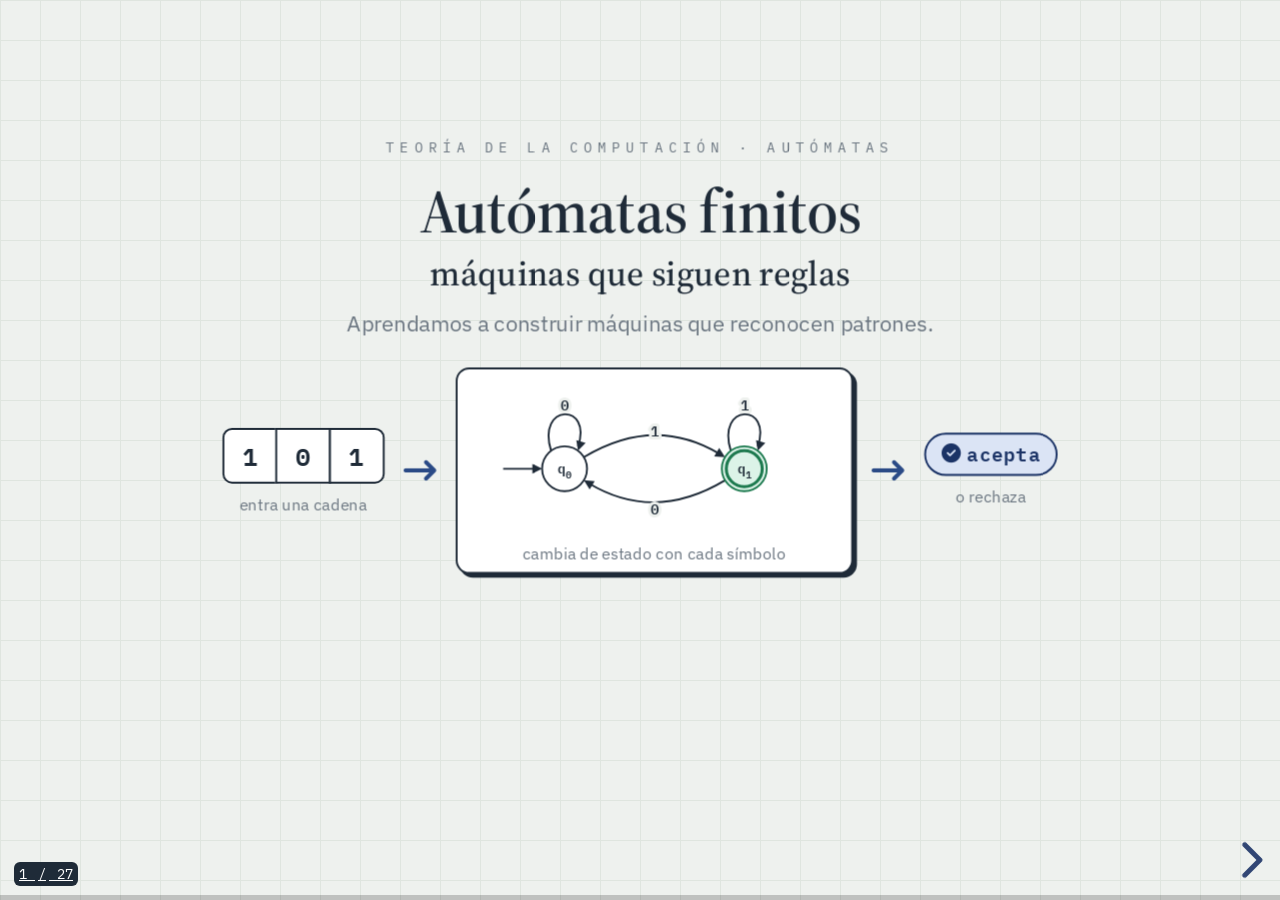
<file: html/automatas-finitos/index.html>
<!doctype html>
<html lang="es">
<head>
<meta charset="utf-8">
<meta name="viewport" content="width=device-width, initial-scale=1">
<title>Autómatas finitos deterministas</title>
<link rel="stylesheet" href="lib/reveal/reveal.min.css">
<link rel="stylesheet" href="lib/fontawesome/css/all.min.css">
<link href="lib/fuentes/fuentes.css" rel="stylesheet">
<link rel="stylesheet" href="tema-redes.css">
<link rel="stylesheet" href="mate.css">
<link rel="stylesheet" href="afd.css">
</head>
<body>
<div class="reveal"><div class="slides">

<!-- =====================================================================
     BLOQUE I · ¿QUÉ ES UN AUTÓMATA?
     ===================================================================== -->

<!-- 1 · PORTADA -->
<section data-transition="zoom" id="portada">
  <div class="kicker">Teoría de la computación · Autómatas</div>
  <h1 class="center" style="font-size:64px;margin-top:20px;line-height:1.08">Autómatas finitos</h1>
  <p class="center" style="font-family:var(--serif);font-size:36px;color:var(--navy);margin-top:6px">máquinas que siguen reglas</p>
  <p class="sub" style="font-size:23px;margin-top:8px">Aprendamos a construir máquinas que reconocen patrones.</p>
  <div class="ctrl" style="margin-top:30px;gap:20px;flex-wrap:nowrap" data-claim="termina1" data-acc="101">
    <div class="col-c"><div class="cinta" style="padding-top:0"><span class="c">1</span><span class="c">0</span><span class="c">1</span></div><span class="hint">entra una cadena</span></div>
    <i class="fa-solid fa-arrow-right-long" style="font-size:34px;color:var(--accent)" aria-hidden="true"></i>
    <div class="panel col-c" style="padding:6px 10px"><div class="diag" data-diagram="termina1" data-escala=".78" data-marca="q1:ok"></div><span class="hint">cambia de estado con cada símbolo</span></div>
    <i class="fa-solid fa-arrow-right-long" style="font-size:34px;color:var(--accent)" aria-hidden="true"></i>
    <div class="col-c"><span class="tag ac" style="font-size:20px;padding:6px 16px"><i class="fa-solid fa-circle-check"></i> acepta</span><span class="hint">o rechaza</span></div>
  </div>
  <aside class="notes">Bienvenida. Hoy vamos a construir máquinas muy sencillas: reciben una cadena, la leen símbolo por símbolo cambiando de estado y al final dicen "acepto" o "rechazo". La de la portada acepta las cadenas que terminan en 1; al final de la clase podrán explicar por qué acepta 101.</aside>
</section>

<!-- 2 · MÁQUINA EXPENDEDORA -->
<section data-transition="convex" id="expendedora">
  <div class="kicker">I · ¿Qué es un autómata?</div>
  <div class="route" data-on="1"></div>
  <h2>Una máquina que toma decisiones</h2>
  <div class="q" style="margin-top:16px"><i class="fa-solid fa-circle-question"></i><p>Un dulce cuesta $10 y la máquina solo acepta monedas de $5. ¿Cómo «sabe» cuándo entregarlo?</p></div>
  <div class="diag mt16" data-diagram="expendedora"></div>
  <div class="two tight" style="margin-top:10px">
    <div class="item fragment fade-up"><div class="sq"><i class="fa-solid fa-brain"></i></div><div><div class="t">Recuerda cuánto dinero lleva</div><div class="v">eso es su estado: $0, $5 o $10</div></div></div>
    <div class="item fragment fade-up"><div class="sq"><i class="fa-solid fa-scale-balanced"></i></div><div><div class="t">No actúa al azar</div><div class="v">cada moneda la lleva a un estado según una regla</div></div></div>
  </div>
  <div class="note fragment fade-up"><i class="fa-solid fa-circle-info"></i><span>Es solo una <b>analogía</b>. Los autómatas de la clase leen <b>símbolos</b> (como 0 y 1) en lugar de monedas y tienen un número <b>finito</b> de estados.</span></div>
  <aside class="notes">Pregunta: ¿qué pasa si mete una moneda de $5 cuando ya tiene $10? Aquí no lo hemos definido: un autómata de verdad debe decir qué hacer en TODOS los casos. Volveremos a esta idea con las reglas de un AFD.</aside>
</section>

<!-- 3 · EJEMPLOS COTIDIANOS -->
<section data-transition="slide" id="cotidianos">
  <div class="kicker">I · ¿Qué es un autómata?</div>
  <div class="route" data-on="1"></div>
  <h2>¿Dónde encontramos ideas parecidas?</h2>
  <div class="split" style="grid-template-columns:1fr 420px;margin-top:20px">
    <div class="list tight">
      <div class="item fragment fade-right"><div class="sq"><i class="fa-solid fa-lock"></i></div><div><div class="t">Cerradura de combinación</div><div class="v">espera los números en el orden correcto</div></div></div>
      <div class="item fragment fade-right"><div class="sq"><i class="fa-solid fa-traffic-light"></i></div><div><div class="t">Semáforo</div><div class="v">verde → amarillo → rojo → verde</div></div></div>
      <div class="item fragment fade-right"><div class="sq"><i class="fa-solid fa-cookie-bite"></i></div><div><div class="t">Máquina expendedora</div><div class="v">cambia según las monedas que recibe</div></div></div>
      <div class="item fragment fade-right"><div class="sq"><i class="fa-solid fa-barcode"></i></div><div><div class="t">Revisar el formato de un código</div><div class="v">¿empieza con letra? ¿tiene 5 dígitos?</div></div></div>
      <div class="item fragment fade-right"><div class="sq"><i class="fa-solid fa-gamepad"></i></div><div><div class="t">Videojuego</div><div class="v">caminando → saltando → cayendo</div></div></div>
    </div>
    <div>
      <div class="def hl fragment fade-left">
        <div class="head"><i class="fa-solid fa-lightbulb"></i> Lo que tienen en común</div>
        <div class="body">Están en una <b>situación</b> (estado) y, según lo que reciben, pasan a <b>otra</b> siguiendo reglas fijas.</div>
      </div>
      <div class="note fragment fade-up"><i class="fa-solid fa-triangle-exclamation"></i><span>Ayudan a entender la idea de <b>estado</b>, pero no todos funcionan exactamente como un AFD (por ejemplo, el semáforo cambia por tiempo, no por símbolos que lee).</span></div>
    </div>
  </div>
  <aside class="notes">Pide más ejemplos: elevador, lavadora, reproductor de música (pausa/reproduce). Pregunta qué "recuerda" cada máquina: eso es su estado.</aside>
</section>

<!-- 4 · LAS PIEZAS -->
<section data-transition="convex" id="piezas">
  <div class="kicker">I · ¿Qué es un autómata?</div>
  <div class="route" data-on="1"></div>
  <h2>Las cinco piezas de nuestra máquina</h2>
  <div class="split" style="grid-template-columns:540px 1fr;margin-top:26px">
    <div class="panel"><div class="diag" data-diagram="termina1"></div><div class="hint center mt8">Los círculos, flechas y etiquetas se iluminan con cada pieza.</div></div>
    <div class="list tight">
      <div class="pieza fragment fade-left" data-hl="estados"><span class="ic"><i class="fa-regular fa-circle"></i></span><div><div class="t">Estados</div><div class="v">los círculos: \(q_0\) y \(q_1\)</div></div></div>
      <div class="pieza fragment fade-left" data-hl="alfabeto"><span class="ic">01</span><div><div class="t">Alfabeto de entrada</div><div class="v">los símbolos que puede leer: 0 y 1</div></div></div>
      <div class="pieza fragment fade-left" data-hl="transiciones"><span class="ic"><i class="fa-solid fa-arrow-right"></i></span><div><div class="t">Transiciones</div><div class="v">las flechas con un símbolo</div></div></div>
      <div class="pieza fragment fade-left" data-hl="inicial"><span class="ic"><i class="fa-solid fa-play"></i></span><div><div class="t">Estado inicial</div><div class="v">la flecha que entra «de la nada»</div></div></div>
      <div class="pieza fragment fade-left" data-hl="final"><span class="ic"><i class="fa-regular fa-circle-dot"></i></span><div><div class="t">Estados finales (de aceptación)</div><div class="v">el doble círculo</div></div></div>
    </div>
  </div>
  <aside class="notes">Con cada clic se ilumina la pieza en el diagrama. Esta misma máquina (cadenas que terminan en 1) nos acompañará toda la clase.</aside>
</section>

<!-- =====================================================================
     BLOQUE II · APRENDER A LEER DIAGRAMAS
     ===================================================================== -->

<!-- 5 · ESTADO -->
<section data-transition="concave" id="estado">
  <div class="kicker">II · Leer diagramas</div>
  <div class="route" data-on="2"></div>
  <h2>¿Qué es un estado?</h2>
  <div class="def hl mt16">
    <div class="head"><i class="fa-regular fa-circle"></i> Estado</div>
    <div class="body lead">Un <b>estado</b> es la situación en la que se encuentra la máquina: lo que <b>necesita recordar</b> de lo que ha leído.</div>
  </div>
  <div class="diag" style="margin-top:28px" data-diagram="cerradura"></div>
  <div class="note fragment fade-up"><i class="fa-solid fa-memory"></i><span>Un estado no tiene que ser algo físico (una puerta abierta). Es <b>información</b>: «ya vi un 1», «llevo un número par de unos»… Como hay un número <b>finito</b> de estados, la máquina tiene una memoria limitada.</span></div>
  <aside class="notes">La cerradura solo necesita distinguir dos situaciones. No le importa cuántas veces lo intentaste antes, solo si ya reconoció el código. Esa es la gran idea: recordar solo lo indispensable.</aside>
</section>

<!-- 6 · TRANSICIÓN -->
<section data-transition="slide" id="transicion">
  <div class="kicker">II · Leer diagramas</div>
  <div class="route" data-on="2"></div>
  <h2>¿Qué es una transición?</h2>
  <div class="split" style="grid-template-columns:540px 1fr;margin-top:26px">
    <div class="panel"><div class="diag" data-diagram="termina1"></div></div>
    <div class="list" style="gap:16px">
      <div class="def hl">
        <div class="head"><i class="fa-solid fa-arrow-right"></i> Transición</div>
        <div class="body">Una flecha de un estado a otro con un símbolo: «si estoy <b>aquí</b> y leo <b>este símbolo</b>, voy <b>allá</b>».</div>
      </div>
      <div class="pieza fragment fade-left" data-hl="una"><span class="ic">1</span><div><div class="t">De \(q_0\) a \(q_1\) con el símbolo 1</div><div class="v">si estoy en q0 y leo 1, paso a q1</div></div></div>
      <div class="pieza fragment fade-left" data-hl="transiciones"><span class="ic"><i class="fa-solid fa-rotate-right"></i></span><div><div class="t">Los lazos también son transiciones</div><div class="v">en q0, leer 0 me deja en q0</div></div></div>
    </div>
  </div>
  <aside class="notes">Lee cada flecha en voz alta con la fórmula "si estoy en ... y leo ..., voy a ...". Cuenta las flechas: hay cuatro, una por cada pareja (estado, símbolo).</aside>
</section>

<!-- 7 · INICIAL Y FINAL -->
<section data-transition="slide" id="inicial-final">
  <div class="kicker">II · Leer diagramas</div>
  <div class="route" data-on="2"></div>
  <h2>Estado inicial y estados finales</h2>
  <div class="split" style="grid-template-columns:540px 1fr;margin-top:24px">
    <div class="panel"><div class="diag" data-diagram="termina1"></div></div>
    <div class="list" style="gap:14px">
      <div class="pieza fragment fade-left" data-hl="inicial"><span class="ic"><i class="fa-solid fa-play"></i></span><div><div class="t">Inicial: flecha de entrada</div><div class="v">ahí comienza la lectura (siempre uno)</div></div></div>
      <div class="pieza fragment fade-left" data-hl="final"><span class="ic"><i class="fa-regular fa-circle-dot"></i></span><div><div class="t">Final: doble círculo</div><div class="v">puede haber varios, o ninguno</div></div></div>
      <div class="def hl fragment fade-up">
        <div class="head"><i class="fa-solid fa-gavel"></i> Regla de aceptación</div>
        <div class="body">Una cadena se <b>acepta</b> si, <b>después de leer todos sus símbolos</b>, la máquina queda en un estado final.</div>
      </div>
    </div>
  </div>
  <div class="note fragment fade-up"><i class="fa-solid fa-triangle-exclamation"></i><span>Pasar por un estado final <b>a mitad</b> de la cadena no basta: la máquina no se detiene ahí, debe leer <b>toda</b> la entrada. Solo cuenta dónde termina.</span></div>
  <aside class="notes">Ejemplo: con 10 la máquina pasa por q1 después del primer símbolo, pero termina en q0: se rechaza.</aside>
</section>

<!-- 8 · PROCESAR UNA CADENA -->
<section data-transition="convex" id="procesar">
  <div class="kicker">II · Leer diagramas · Simulación</div>
  <div class="route" data-on="2"></div>
  <h2>Cómo se procesa una cadena</h2>
  <p class="lead center mt8">Un símbolo a la vez, de izquierda a derecha, siguiendo <b>exactamente una</b> flecha por símbolo.</p>
  <div class="sim mt8" data-afd="termina1" data-w="101">
    <div class="sim-diag"></div>
    <div class="sim-cinta"></div>
    <div class="sim-ctrl mt8"></div>
    <div class="sim-estado"></div>
    <div class="sim-camino"></div>
  </div>
  <aside class="notes">Pulsa "Paso" y pide a los alumnos que digan antes a qué estado irá la máquina. La flecha amarilla marca la transición tomada; la celda amarilla de la cinta, el símbolo que se lee.</aside>
</section>

<!-- =====================================================================
     BLOQUE III · LA MATEMÁTICA DETRÁS DE LA MÁQUINA
     ===================================================================== -->

<!-- 9 · ALFABETO -->
<section data-transition="concave" id="alfabeto">
  <div class="kicker">III · La matemática</div>
  <div class="route" data-on="3"></div>
  <h2>¿Qué es un alfabeto?</h2>
  <div class="big mt24">\(\Sigma=\{0,1\}\)</div>
  <div class="def hl mt16">
    <div class="head"><i class="fa-solid fa-shapes"></i> Alfabeto</div>
    <div class="body lead">El <b>alfabeto</b> \(\Sigma\) («sigma») es el conjunto de símbolos que la máquina puede leer. Una <b>cadena</b> es una sucesión finita de esos símbolos.</div>
  </div>
  <div class="ctrl mt24" style="gap:16px">
    <span class="hint">Cadenas sobre \(\Sigma\):</span>
    <span class="cinta" style="padding-top:0"><span class="c">0</span></span>
    <span class="cinta" style="padding-top:0"><span class="c">1</span></span>
    <span class="cinta" style="padding-top:0"><span class="c">0</span><span class="c">1</span></span>
    <span class="cinta" style="padding-top:0"><span class="c">1</span><span class="c">0</span><span class="c">1</span></span>
    <span class="cinta" style="padding-top:0"><span class="c vacia">ε</span></span>
  </div>
  <div class="note fragment fade-up"><i class="fa-solid fa-circle-info"></i><span>\(\varepsilon\) es la <b>cadena vacía</b> (cero símbolos). \(\Sigma^*\) es el conjunto de <b>todas</b> las cadenas sobre \(\Sigma\), incluida \(\varepsilon\). Un símbolo fuera de \(\Sigma\), como 2, no es una entrada válida.</span></div>
  <aside class="notes">Repaso del tema anterior. Lo nuevo: el alfabeto es una de las cinco piezas del autómata.</aside>
</section>

<!-- 10 · DEFINICIÓN FORMAL -->
<section data-transition="slide" id="definicion">
  <div class="kicker">III · La matemática · Definición formal</div>
  <div class="route" data-on="3"></div>
  <h2>La definición matemática de un AFD</h2>
  <div class="big mt8">\(M=(Q,\Sigma,\delta,q_0,F)\)</div>
  <div class="split" style="grid-template-columns:1fr 360px;margin-top:16px">
    <div class="comp" data-claim="termina1" data-q="q0,q1" data-q0="q0" data-f="q1">
      <span class="sym">\(Q\)</span><span class="qué">conjunto <b>finito</b> de estados</span><span class="val fragment fade-left">\(\{q_0,q_1\}\)</span>
      <span class="sym">\(\Sigma\)</span><span class="qué">alfabeto de entrada</span><span class="val fragment fade-left">\(\{0,1\}\)</span>
      <span class="sym">\(\delta\)</span><span class="qué">función de transición</span><span class="val fragment fade-left">la tabla <i class="fa-solid fa-arrow-right"></i></span>
      <span class="sym">\(q_0\)</span><span class="qué">estado inicial, \(q_0\in Q\)</span><span class="val fragment fade-left">\(q_0\)</span>
      <span class="sym">\(F\)</span><span class="qué">estados finales, \(F\subseteq Q\)</span><span class="val fragment fade-left">\(\{q_1\}\)</span>
    </div>
    <div class="panel fragment fade-left"><h3>\(\delta\) de nuestro ejemplo</h3><div data-table="termina1"></div><div class="ttab-leyenda">→ inicial · * final</div></div>
  </div>
  <aside class="notes">AFD = autómata finito determinista. Cada pieza del dibujo tiene su nombre matemático. La tabla se genera desde la misma definición que el diagrama, así que siempre coinciden.</aside>
</section>

<!-- 11 · FUNCIÓN DE TRANSICIÓN -->
<section data-transition="slide" id="delta">
  <div class="kicker">III · La matemática · Función de transición</div>
  <div class="route" data-on="3"></div>
  <h2>La función de transición \(\delta\)</h2>
  <div class="big mt8">\(\delta:Q\times\Sigma\rightarrow Q\)</div>
  <p class="lead center mt8">Recibe el <b>estado actual</b> y el <b>símbolo leído</b>; devuelve <b>exactamente un</b> estado siguiente.</p>
  <div class="split" style="grid-template-columns:520px 1fr;margin-top:18px">
    <div class="panel"><div class="diag" data-diagram="termina1" data-escala=".95"></div></div>
    <div class="calc" data-claim="termina1" data-delta="q0,0,q0;q0,1,q1;q1,0,q0;q1,1,q1">
      <div class="ln fin"><span class="n">↗</span><span>\(\delta(q_0,1)=q_1\)<small>en \(q_0\), al leer 1, pasamos a \(q_1\)</small></span></div>
      <div class="ln fragment fade-up"><span class="n">↻</span><span>\(\delta(q_0,0)=q_0\)</span></div>
      <div class="ln fragment fade-up"><span class="n">↙</span><span>\(\delta(q_1,0)=q_0\)</span></div>
      <div class="ln fragment fade-up"><span class="n">↻</span><span>\(\delta(q_1,1)=q_1\)</span></div>
    </div>
  </div>
  <div class="note fragment fade-up"><i class="fa-solid fa-table-cells"></i><span>\(Q\times\Sigma\) son todas las parejas (estado, símbolo): aquí \(2\times 2=4\) parejas, y por eso hay <b>4 flechas</b>, una por pareja.</span></div>
  <aside class="notes">Cada flecha del diagrama es un valor de la función, y cada casilla de la tabla también. Tres maneras de escribir lo mismo: diagrama, tabla y fórmulas.</aside>
</section>

<!-- 12 · REGLAS DE UN AFD -->
<section data-transition="convex" id="reglas">
  <div class="kicker">III · La matemática · Condiciones</div>
  <div class="route" data-on="3"></div>
  <h2>Las reglas que debe cumplir un AFD</h2>
  <div class="split" style="grid-template-columns:1fr 430px;margin-top:20px">
    <div class="steps reglas">
      <div class="step fragment fade-right">Un conjunto <b>finito</b> de estados \(Q\).</div>
      <div class="step fragment fade-right">Un <b>alfabeto</b> \(\Sigma\) definido.</div>
      <div class="step fragment fade-right">Exactamente <b>un</b> estado inicial \(q_0\in Q\).</div>
      <div class="step fragment fade-right">Para <b>cada</b> estado y <b>cada</b> símbolo, <b>exactamente una</b> transición.</div>
      <div class="step fragment fade-right">Un conjunto de finales \(F\subseteq Q\) (puede ser \(\varnothing\)).</div>
    </div>
    <div class="list" style="gap:14px">
      <div class="def fragment fade-left" style="border-color:var(--red);box-shadow:5px 5px 0 var(--red)">
        <div class="head" style="border-color:var(--red);color:var(--red-t)"><i class="fa-solid fa-code-branch"></i> Prohibido: dos flechas</div>
        <div class="body small">Desde un estado no puede haber dos flechas distintas con el <b>mismo</b> símbolo: la máquina no sabría cuál tomar. Eso es lo que significa <b>determinista</b>.</div>
      </div>
      <div class="def fragment fade-left" style="border-color:var(--amber);box-shadow:5px 5px 0 var(--amber)">
        <div class="head" style="border-color:var(--amber);color:var(--pend)"><i class="fa-solid fa-circle-minus"></i> Prohibido: que falte</div>
        <div class="body small">En un AFD <b>completo</b> no puede faltar ninguna flecha: la máquina debe saber qué hacer con cualquier símbolo, en cualquier estado.</div>
      </div>
    </div>
  </div>
  <aside class="notes">La regla 4 es la que más se olvida. Comprobación práctica: cuenta las flechas que salen de cada estado; debe haber una por símbolo del alfabeto. Si F = ∅, el autómata no acepta ninguna cadena, pero sigue siendo un AFD válido.</aside>
</section>

<!-- =====================================================================
     BLOQUE IV · CONSTRUCCIÓN Y SIMULACIÓN
     ===================================================================== -->

<!-- 13 · TERMINAN EN 1 -->
<section data-transition="concave" id="termina-1">
  <div class="kicker">IV · Construir y simular · Primer ejemplo</div>
  <div class="route" data-on="4"></div>
  <h2>Cadenas que terminan en 1</h2>
  <div class="split" style="grid-template-columns:520px 1fr;margin-top:18px">
    <div class="list" style="gap:12px">
      <div class="pieza"><span class="ic">\(q_0\)</span><div><div class="t">«la cadena es vacía o terminó en 0»</div><div class="v">estado inicial · no final</div></div></div>
      <div class="pieza"><span class="ic">\(q_1\)</span><div><div class="t">«el último símbolo fue 1»</div><div class="v">estado final</div></div></div>
      <div class="panel fragment fade-up"><div class="diag" data-diagram="termina1" data-escala=".9"></div></div>
    </div>
    <div class="list" style="gap:14px">
      <div class="panel fragment fade-left"><h3>Tabla de transición</h3><div data-table="termina1"></div><div class="ttab-leyenda">→ inicial · * final</div></div>
      <div class="def hl fragment fade-left">
        <div class="head"><i class="fa-solid fa-lightbulb"></i> ¿Por qué estas flechas?</div>
        <div class="body small">Solo importa el <b>último</b> símbolo leído. Al leer 1, sin importar dónde estemos, el último pasa a ser 1: vamos a \(q_1\). Al leer 0, vamos a \(q_0\).</div>
      </div>
    </div>
  </div>
  <aside class="notes">Método: (1) decidir qué hay que recordar; (2) un estado por cada situación; (3) para cada estado y símbolo, preguntarse a qué situación se pasa; (4) marcar como finales las situaciones que aceptamos.</aside>
</section>

<!-- 14 · CADENA ACEPTADA -->
<section data-transition="slide" id="aceptada">
  <div class="kicker">IV · Construir y simular · Cadena aceptada</div>
  <div class="route" data-on="4"></div>
  <h2>Simulación de una cadena aceptada: 101</h2>
  <div class="big mt8" data-claim="termina1" data-w="101" data-path="q0,q1,q0,q1" data-acc="101">\(q_0\xrightarrow{1}q_1\xrightarrow{0}q_0\xrightarrow{1}q_1\)</div>
  <div class="sim" data-afd="termina1" data-w="101">
    <div class="sim-diag"></div>
    <div class="sim-cinta"></div>
    <div class="sim-ctrl mt8"></div>
    <div class="sim-estado"></div>
  </div>
  <div class="note fragment fade-up" style="margin-top:10px"><i class="fa-solid fa-circle-check" style="color:var(--ok)"></i><span>Después de leer los tres símbolos la máquina está en \(q_1\), y \(q_1\in F\): la cadena <b>se acepta</b>.</span></div>
  <aside class="notes">Avanza paso a paso y deja que digan el estado siguiente antes de cada clic.</aside>
</section>

<!-- 15 · CADENA RECHAZADA -->
<section data-transition="slide" id="rechazada">
  <div class="kicker">IV · Construir y simular · Cadena rechazada</div>
  <div class="route" data-on="4"></div>
  <h2>Simulación de una cadena rechazada: 100</h2>
  <div class="big mt8" data-claim="termina1" data-w="100" data-path="q0,q1,q0,q0" data-rej="100">\(q_0\xrightarrow{1}q_1\xrightarrow{0}q_0\xrightarrow{0}q_0\)</div>
  <div class="sim" data-afd="termina1" data-w="100">
    <div class="sim-diag"></div>
    <div class="sim-cinta"></div>
    <div class="sim-ctrl mt8"></div>
    <div class="sim-estado"></div>
  </div>
  <div class="note fragment fade-up" style="margin-top:10px"><i class="fa-solid fa-circle-xmark" style="color:var(--red)"></i><span>Termina en \(q_0\notin F\): <b>se rechaza</b>. Pasó por \(q_1\) después del primer símbolo, pero solo cuenta el estado <b>al terminar</b> de leer.</span></div>
  <aside class="notes">Compara con la anterior: comparten el inicio 10; la diferencia está en el último símbolo.</aside>
</section>

<!-- 16 · CADENA VACÍA -->
<section data-transition="convex" id="vacia">
  <div class="kicker">IV · Construir y simular · Caso especial</div>
  <div class="route" data-on="4"></div>
  <h2>¿Qué sucede con la cadena vacía?</h2>
  <div class="split" style="grid-template-columns:1fr 520px;margin-top:20px">
    <div class="list" style="gap:14px">
      <div class="def hl">
        <div class="head"><i class="fa-regular fa-square"></i> Cero símbolos, cero pasos</div>
        <div class="body">\(\varepsilon\) no tiene símbolos: la máquina <b>no hace ninguna transición</b> y se queda en el estado inicial.</div>
      </div>
      <div class="formula fragment fade-up" data-claim="termina1" data-ext="q0|ε|q0" data-rej="ε">\(\delta^*(q_0,\varepsilon)=q_0\notin F\)<br><span class="tag rj" style="font-size:16px"><i class="fa-solid fa-circle-xmark"></i> \(\varepsilon\) se rechaza</span></div>
      <div class="note fragment fade-up" style="margin-top:0"><i class="fa-solid fa-not-equal"></i><span><b>No confundir:</b> \(\varepsilon\) es una <b>cadena</b> (se le puede dar a la máquina); \(\varnothing\) es un <b>conjunto</b> sin elementos, no una entrada.</span></div>
      <div class="hint fragment fade-up" data-claim="par1" data-acc="ε">¿Y si el estado inicial también fuera final? Entonces \(\varepsilon\) se aceptaría (lo veremos con «número par de unos»).</div>
    </div>
    <div class="sim" data-afd="termina1" data-w="">
      <div class="sim-diag"></div>
      <div class="sim-cinta"></div>
      <div class="sim-ctrl mt8"></div>
      <div class="sim-estado"></div>
    </div>
  </div>
  <aside class="notes">La cadena vacía siempre termina en el estado inicial. Por eso ε ∈ L(M) si y solo si q0 ∈ F.</aside>
</section>

<!-- 17 · δ* -->
<section data-transition="slide" id="delta-ext">
  <div class="kicker">IV · Construir y simular · Función extendida</div>
  <div class="route" data-on="4"></div>
  <h2>De un símbolo a una cadena completa: \(\delta^*\)</h2>
  <div class="big mt8">\(\delta^*:Q\times\Sigma^*\rightarrow Q\)</div>
  <p class="lead center">\(\delta\) procesa <b>un</b> símbolo; \(\delta^*\) procesa una <b>cadena entera</b> y dice dónde termina la máquina.</p>
  <div class="two" style="margin-top:16px;gap:30px">
    <div class="list" style="gap:12px">
      <div class="def hl">
        <div class="head">Regla 1 · cadena vacía</div>
        <div class="body"><div class="formula" style="font-size:26px">\(\delta^*(q,\varepsilon)=q\)</div><div class="hint center">sin símbolos, no se mueve</div></div>
      </div>
      <div class="def hl fragment fade-up" data-fragment-index="2">
        <div class="head">Regla 2 · un símbolo más</div>
        <div class="body"><div class="formula" style="font-size:26px">\(\delta^*(q,wa)=\delta\big(\delta^*(q,w),a\big)\)</div><div class="hint center">procesa \(w\) y después da un paso con el último símbolo \(a\)</div></div>
      </div>
    </div>
    <div class="calc" data-claim="termina1" data-ext="q0|ε|q0;q0|1|q1;q0|10|q0">
      <div class="ln fragment fade-up" data-fragment-index="1"><span class="n">1</span><span>\(\delta^*(q_0,\varepsilon)=q_0\)<small>regla 1</small></span></div>
      <div class="ln fragment fade-up" data-fragment-index="3"><span class="n">2</span><span>\(\delta^*(q_0,1)=\delta\big(\delta^*(q_0,\varepsilon),1\big)=\delta(q_0,1)=q_1\)</span></div>
      <div class="ln fin fragment fade-up" data-fragment-index="4"><span class="n">3</span><span>\(\delta^*(q_0,10)=\delta\big(\delta^*(q_0,1),0\big)=\delta(q_1,0)=q_0\)</span></div>
    </div>
  </div>
  <aside class="notes">Es una definición recursiva, como en el tema de recursividad: el caso base es la cadena vacía, y cada cadena wa se reduce a una más corta, w. Se calcula de izquierda a derecha, igual que la simulación.</aside>
</section>

<!-- 18 · LENGUAJE RECONOCIDO -->
<section data-transition="slide" id="lenguaje">
  <div class="kicker">IV · Construir y simular · Lenguaje</div>
  <div class="route" data-on="4"></div>
  <h2>¿Qué lenguaje reconoce nuestro autómata?</h2>
  <div class="big mt8">\(L(M)=\{\,w\in\Sigma^*\mid\delta^*(q_0,w)\in F\,\}\)</div>
  <p class="lead center">Todas las cadenas que dejan a la máquina en un estado final.</p>
  <div class="two" style="margin-top:20px">
    <div class="panel" data-claim="termina1" data-acc="1,01,11,101,0011">
      <h3 class="yes-t"><i class="fa-solid fa-circle-check"></i> En \(L(M)\)</h3>
      <div class="strs" style="justify-content:center"><span class="str si">1</span><span class="str si">01</span><span class="str si">11</span><span class="str si">101</span><span class="str si">0011</span></div>
    </div>
    <div class="panel fragment fade-left" data-claim="termina1" data-rej="ε,0,10,100,110">
      <h3 class="no-t"><i class="fa-solid fa-circle-xmark"></i> Fuera de \(L(M)\)</h3>
      <div class="strs" style="justify-content:center"><span class="str nop eps">ε</span><span class="str nop">0</span><span class="str nop">10</span><span class="str nop">100</span><span class="str nop">110</span></div>
    </div>
  </div>
  <div class="def hl mt24 fragment fade-up" data-claim="termina1" data-re="(0+1)*1">
    <div class="head"><i class="fa-solid fa-box"></i> En palabras</div>
    <div class="body lead">\(L(M)\) es el conjunto de cadenas binarias que <b>terminan en 1</b>.</div>
  </div>
  <aside class="notes">"La máquina acepta w" y "w pertenece a L(M)" significan lo mismo. Esta afirmación está verificada: el lenguaje del autómata coincide con el de la expresión (0+1)*1 en todas las cadenas de hasta 8 símbolos.</aside>
</section>

<!-- 19 · LABORATORIO -->
<section data-transition="zoom" id="laboratorio">
  <div class="kicker">IV · Construir y simular · Laboratorio</div>
  <div class="route" data-on="4"></div>
  <h2>Laboratorio: simula cualquier cadena</h2>
  <div class="sim" data-afd="termina1" data-w="0110" data-edit data-select="termina1,alMenosUn1,par1,empieza1,contiene11">
    <div class="sim-elegir ctrl mt8"></div>
    <div class="split" style="grid-template-columns:1fr 330px;margin-top:6px;align-items:center">
      <div><div class="sim-diag"></div><div class="sim-cinta"></div></div>
      <div class="sim-tabla"></div>
    </div>
    <div class="sim-ctrl mt8"></div>
    <div class="sim-estado"></div>
    <div class="sim-camino"></div>
  </div>
  <aside class="notes">Elige un autómata, escribe una cadena y avanza paso a paso. La casilla de la tabla que se usa en cada paso también se resalta: diagrama, tabla y δ son lo mismo. El simulador usa la función de transición, nunca respuestas escritas a mano.</aside>
</section>

<!-- =====================================================================
     BLOQUE V · CONSTRUIR AUTÓMATAS A PARTIR DE PROBLEMAS
     ===================================================================== -->

<!-- 20 · AL MENOS UN 1 -->
<section data-transition="concave" id="al-menos-uno">
  <div class="kicker">V · Construir autómatas · Ejemplo</div>
  <div class="route" data-on="5"></div>
  <h2>Cadenas que contienen al menos un 1</h2>
  <div class="split" style="grid-template-columns:520px 1fr;margin-top:16px">
    <div class="list" style="gap:10px">
      <div class="pieza"><span class="ic">\(q_0\)</span><div><div class="t">todavía no hemos leído ningún 1</div><div class="v">inicial</div></div></div>
      <div class="pieza"><span class="ic">\(q_1\)</span><div><div class="t">ya leímos al menos un 1</div><div class="v">final · de aquí ya no se sale</div></div></div>
      <div class="panel"><div class="diag" data-diagram="alMenosUn1" data-escala=".9"></div></div>
      <div data-table="alMenosUn1"></div>
    </div>
    <div class="panel" data-claim="alMenosUn1" data-acc="1,010,0001" data-rej="ε,0,00" data-re="0*1(0+1)*">
      <h3>Pruebas</h3>
      <div data-pruebas="alMenosUn1" data-ws="ε,0,1,00,010,0001"></div>
    </div>
  </div>
  <aside class="notes">Una vez que aparece un 1, la condición ya se cumplió para siempre: por eso q1 tiene un lazo con 0 y con 1. Pide a los alumnos que predigan cada prueba antes de mostrarla.</aside>
</section>

<!-- 21 · PAR DE UNOS -->
<section data-transition="slide" id="par">
  <div class="kicker">V · Construir autómatas · Dificultad intermedia</div>
  <div class="route" data-on="5"></div>
  <h2>Cadenas con un número par de unos</h2>
  <div class="split" style="grid-template-columns:520px 1fr;margin-top:16px">
    <div class="list" style="gap:10px">
      <div class="note" style="margin-top:0"><i class="fa-solid fa-brain"></i><span>No hace falta contar los unos: basta recordar si van <b>pares</b> o <b>impares</b>.</span></div>
      <div class="panel"><div class="diag" data-diagram="par1" data-escala=".9"></div></div>
      <div data-table="par1"></div>
      <div class="hint">\(q_P\): par (inicial <b>y</b> final) · \(q_I\): impar. Con 0 se conserva; con 1 se cambia.</div>
    </div>
    <div class="panel" data-claim="par1" data-acc="ε,0,11,101,1100" data-rej="1" data-re="0*(10*10*)*">
      <h3>Pruebas</h3>
      <div data-pruebas="par1" data-ws="ε,0,1,11,101,1100"></div>
      <div class="hint mt8">Cero unos es una cantidad par: por eso \(\varepsilon\) y 0 se aceptan.</div>
    </div>
  </div>
  <aside class="notes">Pregunta trampa: ¿101 se acepta? Sí: tiene dos unos (par); los ceros no cuentan. Solo "1" se rechaza en esta lista. La aceptación depende únicamente de la paridad de unos, porque es lo único que distinguen los estados. Las pruebas las calcula el motor con la función δ.</aside>
</section>

<!-- 22 · EMPIEZA CON 1 -->
<section data-transition="slide" id="empieza-1">
  <div class="kicker">V · Construir autómatas · De la descripción al autómata</div>
  <div class="route" data-on="5"></div>
  <h2>Problema: cadenas que empiezan con 1</h2>
  <div class="split" style="grid-template-columns:1fr 480px;margin-top:16px">
    <div class="calc">
      <div class="ln fragment fade-up"><span class="n">1</span><span>¿Qué debe recordar? <b>Solo cómo empezó</b><small>después del primer símbolo, lo demás no importa</small></span></div>
      <div class="ln fragment fade-up"><span class="n">2</span><span>Tres situaciones: aún no leo nada \((q_0)\), empezó con 1 \((q_1)\), empezó con 0 \((q_t)\)</span></div>
      <div class="ln fragment fade-up"><span class="n">3</span><span>Desde \(q_1\) y \(q_t\) cualquier símbolo nos deja donde estamos</span></div>
      <div class="ln fin fragment fade-up"><span class="n">4</span><span>Final: solo \(q_1\). \(\;\varepsilon\) se rechaza (no empieza con 1)</span></div>
      <div class="note fragment fade-up" style="margin-top:4px"><i class="fa-solid fa-dungeon"></i><span>\(q_t\) es un <b>estado trampa</b>: si la cadena empezó con 0, ninguna continuación puede corregirlo. Se entra y no se sale, y no es final.</span></div>
    </div>
    <div class="list" style="gap:10px">
      <div class="panel"><div class="diag" data-diagram="empieza1" data-escala=".9"></div></div>
      <div data-table="empieza1" data-claim="empieza1" data-re="1(0+1)*" data-acc="1,10,111" data-rej="ε,0,01"></div>
    </div>
  </div>
  <aside class="notes">El estado trampa completa el AFD: sin él, a q0 le faltaría la flecha con 0 y el autómata sería incompleto.</aside>
</section>

<!-- =====================================================================
     BLOQUE VI · ACTIVIDADES Y CONCLUSIÓN
     ===================================================================== -->

<!-- 23 · DETECTIVES -->
<section data-transition="concave" id="detectives">
  <div class="kicker">VI · Actividades · Detectives de autómatas</div>
  <div class="route" data-on="6"></div>
  <h2>¿Se acepta o se rechaza?</h2>
  <div class="split" style="grid-template-columns:620px 1fr;margin-top:16px">
    <div>
      <div class="panel"><div class="diag" data-diagram="contiene11"></div></div>
      <div class="hint center mt8">Sigue las flechas con el dedo antes de pulsar la tarjeta.</div>
    </div>
    <div>
      <div class="strs" id="det" data-det="contiene11" style="gap:12px;justify-content:center">
        <button class="str q" data-w="11">11</button><button class="str q" data-w="101">101</button><button class="str q" data-w="0110">0110</button>
        <button class="str q eps" data-w="">ε</button><button class="str q" data-w="1">1</button><button class="str q" data-w="10101">10101</button><button class="str q" data-w="0011">0011</button>
      </div>
      <div class="camino mt16" id="det-camino" aria-live="polite">Pulsa una tarjeta para ver su recorrido.</div>
      <div class="ctrl mt16"><button class="btn" id="det-todo"><i class="fa-solid fa-eye"></i> Revelar todas</button><button class="btn r" id="det-ocultar"><i class="fa-solid fa-eye-slash"></i> Ocultar</button></div>
      <div class="def mt16 fragment fade-up" data-claim="contiene11" data-re="(0+1)*11(0+1)*">
        <div class="head"><i class="fa-solid fa-magnifying-glass"></i> ¿Qué lenguaje es?</div>
        <div class="body small">Las cadenas que contienen <b>dos unos seguidos</b>: \(q_1\) recuerda «el último fue 1» y \(q_2\), «ya vi 11».</div>
      </div>
    </div>
  </div>
  <aside class="notes">Las respuestas y recorridos los calcula el motor del autómata al pulsar. Pide primero que voten aceptada o rechazada. Pregunta final: ¿qué lenguaje reconoce? Se revela al avanzar.</aside>
</section>

<!-- 24 · ENCUENTRA EL ERROR -->
<section data-transition="slide" id="error">
  <div class="kicker">VI · Actividades · Encuentra el error</div>
  <div class="route" data-on="6"></div>
  <h2>Este diagrama no es un AFD. ¿Por qué?</h2>
  <div class="split" style="grid-template-columns:540px 1fr;margin-top:16px">
    <div>
      <div class="panel"><div class="diag" data-diagram="conError" data-escala=".82"></div></div>
      <div class="fragment fade-up mt8" data-fragment-index="3"><div data-table="conError"></div></div>
      <div class="note fragment fade-up" data-fragment-index="4" style="margin-top:10px;font-size:17px"><i class="fa-solid fa-circle-info"></i><span>Un AFD <b>incompleto</b> (parcial) omite flechas; se completa enviándolas a un <b>estado trampa</b>. Un AFD <b>completo</b> tiene todas. Con las dos correcciones obtenemos el autómata de «termina en 1».</span></div>

    </div>
    <div class="list" style="gap:12px" data-claim="conError" data-errores="2">
      <div class="reto"><div class="head"><i class="fa-solid fa-circle-question"></i> Piensa</div><div class="qtext" style="font-size:20px">Cuenta las flechas que salen de cada estado con cada símbolo.</div></div>
      <div class="def fragment fade-left" data-fragment-index="1" style="border-color:var(--red);box-shadow:5px 5px 0 var(--red)">
        <div class="head" style="border-color:var(--red);color:var(--red-t)"><i class="fa-solid fa-code-branch"></i> Error 1 · dos flechas con 1</div>
        <div class="body small">Desde \(q_0\), el 1 lleva a \(q_0\) <b>y</b> a \(q_1\): \(\delta(q_0,1)\) no es un único estado. <b>Corrección:</b> quitar el 1 del lazo de \(q_0\).</div>
      </div>
      <div class="def fragment fade-left" data-fragment-index="2" style="border-color:var(--amber);box-shadow:5px 5px 0 var(--amber)">
        <div class="head" style="border-color:var(--amber);color:var(--pend)"><i class="fa-solid fa-circle-minus"></i> Error 2 · falta una flecha</div>
        <div class="body small">Desde \(q_1\) no sale ninguna flecha con 0: \(\delta(q_1,0)\) no está definida. <b>Corrección:</b> añadir \(q_1\xrightarrow{0}q_0\).</div>
      </div>
    </div>
  </div>
  <aside class="notes">El motor confirma que este diagrama tiene exactamente dos errores: δ(q0,1) con dos destinos y δ(q1,0) sin definir. La tabla (último clic) los marca en rojo.</aside>
</section>

<!-- 25 · RETO -->
<section data-transition="zoom" id="reto">
  <div class="kicker">VI · Actividades · Reto final</div>
  <div class="route" data-on="6"></div>
  <h2>Reto: un AFD para las cadenas que terminan en 0</h2>
  <div class="split" style="grid-template-columns:450px minmax(0,1fr);margin-top:16px">
    <div>
      <div class="small muted" style="margin-bottom:6px">Entrega:</div>
      <div class="list tight">
        <div class="item"><div class="sq"><i class="fa-solid fa-square-root-variable"></i></div><div><div class="t">Definición formal \((Q,\Sigma,\delta,q_0,F)\)</div></div></div>
        <div class="item"><div class="sq"><i class="fa-solid fa-diagram-project"></i></div><div><div class="t">Diagrama de estados</div></div></div>
        <div class="item"><div class="sq"><i class="fa-solid fa-table"></i></div><div><div class="t">Tabla de transición</div></div></div>
        <div class="item"><div class="sq"><i class="fa-solid fa-list-check"></i></div><div><div class="t">3 cadenas aceptadas y 3 rechazadas</div></div></div>
        <div class="item"><div class="sq"><i class="fa-solid fa-comment"></i></div><div><div class="t">Explica cuándo se acepta</div></div></div>
      </div>
    </div>
    <div>
      <div class="list tight">
        <div class="pieza fragment fade-left"><span class="ic"><i class="fa-solid fa-1"></i></span><div><div class="t">Pista 1</div><div class="v">¿qué necesita recordar? (compáralo con «termina en 1»)</div></div></div>
        <div class="pieza fragment fade-left"><span class="ic"><i class="fa-solid fa-2"></i></span><div><div class="t">Pista 2</div><div class="v">dos estados: «el último fue 0» y «no»</div></div></div>
        <div class="pieza fragment fade-left"><span class="ic"><i class="fa-solid fa-3"></i></span><div><div class="t">Pista 3</div><div class="v">¿cuál es inicial? ¿se acepta ε?</div></div></div>
      </div>
      <button class="ans-btn" aria-expanded="false" aria-controls="sol-reto"><i class="fa-solid fa-eye"></i> Ver una solución</button>
      <div class="ans" id="sol-reto" hidden data-claim="termina0" data-acc="0,10,110" data-rej="ε,1,01" data-re="(0+1)*0" data-q="q0,q1" data-q0="q0" data-f="q1">
        <span class="lbl-ans">Una solución</span>
        <div class="two" style="margin-top:0;gap:12px;align-items:center">
          <div class="diag" data-diagram="termina0" data-escala=".62"></div>
          <div><div style="font-size:18px">\(Q=\{q_0,q_1\},\ F=\{q_1\}\)</div><div data-table="termina0"></div></div>
        </div>
        <div class="small">Acepta: 0, 10, 110 · Rechaza: ε, 1, 01. Se acepta si el <b>último</b> símbolo es 0.</div>
      </div>
    </div>
  </div>
  <aside class="notes">Es "termina en 1" con los papeles de 0 y 1 intercambiados. La solución se verifica automáticamente: es un AFD completo y su lenguaje coincide con (0+1)*0.</aside>
</section>

<!-- 26 · RELACIÓN CON LAS EXPRESIONES REGULARES -->
<section data-transition="convex" id="regex">
  <div class="kicker">VI · Hacia el siguiente tema</div>
  <div class="route" data-on="6"></div>
  <h2>Autómatas y expresiones regulares</h2>
  <div class="split" style="grid-template-columns:1fr 520px;margin-top:18px" data-claim="termina1" data-re="(0+1)*1">
    <div class="list" style="gap:14px">
      <div class="def hl">
        <div class="head"><i class="fa-solid fa-equals"></i> El mismo lenguaje, dos miradas</div>
        <div class="body">La expresión \((0+1)^*1\) <b>describe</b> las cadenas que terminan en 1; el autómata las <b>reconoce</b>: \(L(M)=L\big((0+1)^*1\big)\).</div>
      </div>
      <div class="pieza fragment fade-up"><span class="ic" style="width:auto;padding:0 8px;font-size:15px">\((0+1)^*\)</span><div><div class="t">cualquier cosa antes</div><div class="v">la máquina va y viene entre q0 y q1</div></div></div>
      <div class="pieza fragment fade-up"><span class="ic">1</span><div><div class="t">un 1 al final</div><div class="v">el último paso la deja en q1, el estado final</div></div></div>
      <div class="note fragment fade-up" style="margin-top:0"><i class="fa-solid fa-forward"></i><span>Todo lenguaje descrito por una expresión regular lo reconoce algún AFD, y al revés: son los <b>lenguajes regulares</b>. Cómo convertir uno en otro se estudiará en la siguiente presentación.</span></div>
    </div>
    <div class="panel"><div class="diag" data-diagram="termina1"></div></div>
  </div>
  <aside class="notes">Esta equivalencia (teorema de Kleene) solo se enuncia; su demostración y los métodos de conversión quedan para otra clase.</aside>
</section>

<!-- 27 · RESUMEN -->
<section data-transition="zoom" id="resumen">
  <div class="kicker">Resumen</div>
  <h2>Lo que aprendimos hoy</h2>
  <div class="two tight" style="gap:10px 22px;margin-top:14px">
    <div class="list tight">
      <div class="item"><div class="sq"><i class="fa-regular fa-circle"></i></div><div><div class="t">Estado</div><div class="v">lo que la máquina recuerda</div></div></div>
      <div class="item"><div class="sq"><i class="fa-solid fa-shapes"></i></div><div><div class="t">Alfabeto \(\Sigma\)</div><div class="v">los símbolos que puede leer</div></div></div>
      <div class="item"><div class="sq"><i class="fa-solid fa-arrow-right"></i></div><div><div class="t">Transición</div><div class="v">estado + símbolo → estado</div></div></div>
      <div class="item"><div class="sq"><i class="fa-solid fa-play"></i></div><div><div class="t">Estado inicial \(q_0\)</div><div class="v">donde empieza la lectura</div></div></div>
      <div class="item"><div class="sq"><i class="fa-regular fa-circle-dot"></i></div><div><div class="t">Estados finales \(F\)</div><div class="v">doble círculo</div></div></div>
    </div>
    <div class="list tight">
      <div class="item"><div class="sq"><i class="fa-solid fa-table-cells"></i></div><div><div class="t">Función \(\delta\) y \(\delta^*\)</div><div class="v">un símbolo · una cadena completa</div></div></div>
      <div class="item"><div class="sq"><i class="fa-solid fa-circle-check"></i></div><div><div class="t">Cadena aceptada</div><div class="v">termina en un estado final</div></div></div>
      <div class="item"><div class="sq"><i class="fa-solid fa-box"></i></div><div><div class="t">Lenguaje reconocido \(L(M)\)</div><div class="v">todas las cadenas aceptadas</div></div></div>
      <div class="item"><div class="sq"><i class="fa-solid fa-square-root-variable"></i></div><div><div class="t">\(M=(Q,\Sigma,\delta,q_0,F)\)</div><div class="v">la definición formal</div></div></div>
      <div class="item"><div class="sq"><i class="fa-solid fa-code-branch"></i></div><div><div class="t">Determinista y completo</div><div class="v">exactamente una flecha por estado y símbolo</div></div></div>
    </div>
  </div>
  <p class="quote fragment zoom-in"><i class="fa-solid fa-quote-left"></i>Un autómata es una máquina sencilla que, siguiendo reglas precisas, puede reconocer patrones muy interesantes.</p>
  <aside class="notes">Cierra con la portada: ya pueden explicar por qué la máquina acepta 101.</aside>
</section>

</div></div>

<script src="lib/reveal/reveal.min.js"></script>
<script src="lib/reveal/plugin/math/math.min.js"></script>
<script src="lib/reveal/plugin/notes/notes.min.js"></script>
<script src="afd.js"></script>
<script src="motor-regex.js"></script>
<script src="presentacion.js"></script>
</body>
</html>
</file>
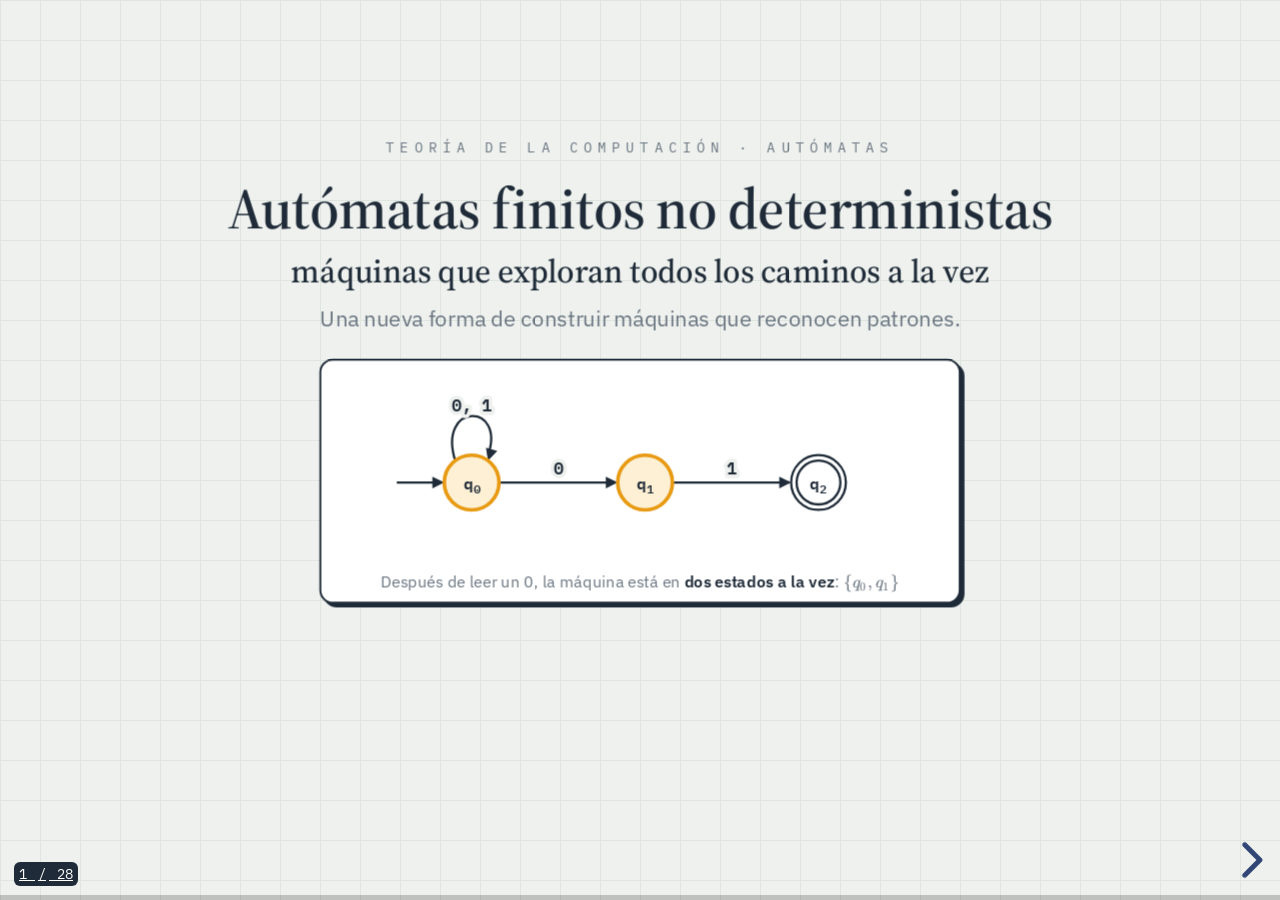
<file: html/automatas-no-deterministas/index.html>
<!doctype html>
<html lang="es">
<head>
<meta charset="utf-8">
<meta name="viewport" content="width=device-width, initial-scale=1">
<title>Autómatas finitos no deterministas</title>
<link rel="stylesheet" href="lib/reveal/reveal.min.css">
<link rel="stylesheet" href="lib/fontawesome/css/all.min.css">
<link href="lib/fuentes/fuentes.css" rel="stylesheet">
<link rel="stylesheet" href="tema-redes.css">
<link rel="stylesheet" href="mate.css">
<link rel="stylesheet" href="afd.css">
<link rel="stylesheet" href="afn.css">
</head>
<body>
<div class="reveal"><div class="slides">

<!-- =====================================================================
     BLOQUE I · ¿POR QUÉ NO DETERMINISMO?
     ===================================================================== -->

<!-- 1 · PORTADA -->
<section data-transition="zoom" id="portada">
  <div class="kicker">Teoría de la computación · Autómatas</div>
  <h1 class="center" style="font-size:60px;margin-top:20px;line-height:1.08">Autómatas finitos no deterministas</h1>
  <p class="center" style="font-family:var(--serif);font-size:34px;color:var(--navy);margin-top:8px">máquinas que exploran todos los caminos a la vez</p>
  <p class="sub" style="font-size:23px;margin-top:8px">Una nueva forma de construir máquinas que reconocen patrones.</p>
  <div class="panel col-c" style="width:640px;margin:26px auto 0;padding:8px 12px" data-claim="termina01" data-w="0" data-sets="q0;q0,q1">
    <div class="diag" data-diagram="termina01" data-escala=".95" data-marca="q0:on;q1:on"></div>
    <span class="hint">Después de leer un 0, la máquina está en <b>dos estados a la vez</b>: \(\{q_0,q_1\}\)</span>
  </div>
  <aside class="notes">Bienvenida. En la clase anterior cada símbolo llevaba a un único estado. Hoy relajamos esa regla: desde un estado puede haber varias flechas con el mismo símbolo, o ninguna. La máquina de la portada reconoce las cadenas que terminan en 01.</aside>
</section>

<!-- 2 · PREGUNTA: EL LABERINTO -->
<section data-transition="convex" id="laberinto">
  <div class="kicker">I · ¿Por qué no determinismo?</div>
  <div class="route" data-on="1"></div>
  <h2>El laberinto de los caminos</h2>
  <div class="q"><i class="fa-solid fa-circle-question"></i><p>Buscas la salida de un laberinto lleno de bifurcaciones. ¿Y si pudieras dividirte y probar todos los caminos a la vez?</p></div>
  <svg class="arbol mt24" viewBox="0 0 760 210" width="760" role="img" aria-label="Un camino se divide en dos; uno se vuelve a dividir. Uno de los tres caminos finales llega a la salida y los otros dos son callejones sin salida">
    <path class="e" d="M70 105 L240 105"/><path class="e" d="M240 105 L420 45"/><path class="e" d="M240 105 L420 165"/>
    <path class="e" d="M420 45 L600 25"/><path class="e" d="M420 45 L600 80"/>
    <g class="nd"><circle cx="70" cy="105" r="20"/><text x="70" y="105">tú</text></g>
    <g class="nd"><circle cx="240" cy="105" r="17"/></g><g class="nd"><circle cx="420" cy="45" r="17"/></g>
    <g class="nd rej"><circle cx="420" cy="165" r="17"/></g><text class="x" x="448" y="170">✗ callejón sin salida</text>
    <g class="nd acc fragment" data-fragment-index="1"><circle cx="600" cy="25" r="17"/></g><text class="ok fragment" data-fragment-index="1" x="628" y="30">✓ ¡salida!</text>
    <g class="nd rej"><circle cx="600" cy="80" r="17"/></g><text class="x" x="628" y="85">✗ sin salida</text>
  </svg>
  <div class="two tight" style="margin-top:6px">
    <div class="bubble fragment fade-up" data-fragment-index="2" style="position:static"><i class="fa-solid fa-users ac"></i> Si te divides en varios exploradores, ¿cuántos necesitan encontrar la salida?</div>
    <div class="bubble fragment fade-up" data-fragment-index="3" style="position:static"><i class="fa-solid fa-flag-checkered ac"></i> ¡Basta con <b>uno</b>! Los demás pueden perderse.</div>
  </div>
  <aside class="notes">No des definiciones todavía. La idea clave del día es esta: aceptar si AL MENOS UN camino tiene éxito. Pregunta: ¿qué pasa si todos los caminos terminan en callejones? Entonces no hay salida: se rechaza.</aside>
</section>

<!-- 3 · EJEMPLOS COTIDIANOS -->
<section data-transition="slide" id="cotidianos">
  <div class="kicker">I · ¿Por qué no determinismo?</div>
  <div class="route" data-on="1"></div>
  <h2>Ideas parecidas en la vida diaria</h2>
  <div class="split" style="grid-template-columns:1fr 420px;margin-top:20px">
    <div class="list tight">
      <div class="item fragment fade-right"><div class="sq"><i class="fa-solid fa-route"></i></div><div><div class="t">Rutas alternativas en un mapa</div><div class="v">varias opciones desde el mismo cruce</div></div></div>
      <div class="item fragment fade-right"><div class="sq"><i class="fa-solid fa-magnifying-glass"></i></div><div><div class="t">Buscar una palabra en un texto</div><div class="v">¿empieza aquí? ¿o más adelante? se prueban todas</div></div></div>
      <div class="item fragment fade-right"><div class="sq"><i class="fa-solid fa-burger"></i></div><div><div class="t">Ingrediente opcional en una receta</div><div class="v">«con o sin queso»: avanzar sin hacer nada</div></div></div>
      <div class="item fragment fade-right"><div class="sq"><i class="fa-solid fa-sitemap"></i></div><div><div class="t">Árbol de decisiones</div><div class="v">cada pregunta abre varias ramas</div></div></div>
      <div class="item fragment fade-right"><div class="sq"><i class="fa-solid fa-chess-knight"></i></div><div><div class="t">Juego de mesa</div><div class="v">de una posición salen muchas jugadas posibles</div></div></div>
    </div>
    <div>
      <div class="def hl fragment fade-left">
        <div class="head"><i class="fa-solid fa-lightbulb"></i> Lo que tienen en común</div>
        <div class="body">Desde una misma situación hay <b>varias continuaciones</b> posibles, y nos interesa saber si <b>alguna</b> llega a buen puerto.</div>
      </div>
      <div class="note fragment fade-up"><i class="fa-solid fa-triangle-exclamation"></i><span>Son <b>analogías</b>. Un AFN no es una máquina mágica que adivina: es un <b>modelo matemático</b> que considera todas las opciones a la vez.</span></div>
    </div>
  </div>
  <aside class="notes">La receta con ingrediente opcional anticipa las transiciones ε: pasar de un paso al siguiente sin "leer" nada. La búsqueda de una palabra es el ejemplo más cercano a los AFN de hoy (termina en 01, contiene 101).</aside>
</section>

<!-- 4 · RECORDATORIO AFD -->
<section data-transition="convex" id="recordatorio">
  <div class="kicker">I · ¿Por qué no determinismo?</div>
  <div class="route" data-on="1"></div>
  <h2>Recordatorio: el autómata determinista</h2>
  <div class="split" style="grid-template-columns:520px 1fr;margin-top:24px">
    <div class="panel"><div class="diag" data-diagram="termina1"></div><div class="hint center">AFD «termina en 1» de la clase anterior</div></div>
    <div class="list" style="gap:16px" data-claim="termina1" data-tipo="AFD">
      <div class="def">
        <div class="head"><i class="fa-solid fa-code-branch"></i> En un AFD</div>
        <div class="body">Desde cada estado sale <b>exactamente una</b> flecha por cada símbolo. En cada momento la máquina está en <b>un solo</b> estado.</div>
      </div>
      <div class="q fragment fade-up" style="margin:0"><i class="fa-solid fa-circle-question"></i><p style="font-size:25px">¿Y si permitimos <b>varias</b> flechas con el mismo símbolo, o <b>ninguna</b>?</p></div>
    </div>
  </div>
  <aside class="notes">Esa pregunta es la puerta de entrada al no determinismo. Lo sorprendente que veremos al final: no se gana poder de reconocimiento, pero muchas máquinas se vuelven más fáciles de diseñar.</aside>
</section>

<!-- =====================================================================
     BLOQUE II · LEER DIAGRAMAS DE UN AFN
     ===================================================================== -->

<!-- 5 · TRANSICIONES MÚLTIPLES -->
<section data-transition="concave" id="multiples">
  <div class="kicker">II · Leer un AFN</div>
  <div class="route" data-on="2"></div>
  <h2>Transiciones múltiples: varias flechas con el mismo símbolo</h2>
  <div class="split" style="grid-template-columns:600px 1fr;margin-top:24px">
    <div class="panel"><div class="diag" data-diagram="termina01"></div></div>
    <div class="list" style="gap:14px" data-claim="termina01" data-delta="q0:0=q0,q1">
      <div class="pieza fragment fade-left" data-hl="multi"><span class="ic">0</span><div><div class="t">Desde \(q_0\), el 0 tiene <b>dos</b> flechas</div><div class="v">el lazo hacia q0 y la flecha hacia q1</div></div></div>
      <div class="def hl fragment fade-left">
        <div class="head"><i class="fa-solid fa-code-fork"></i> ¿Cuál toma?</div>
        <div class="body"><b>No elige: toma las dos.</b> La máquina se «divide» y sigue ambos caminos a la vez: \(\delta(q_0,0)=\{q_0,q_1\}\).</div>
      </div>
      <div class="hint fragment fade-up">Intuición: \(q_1\) es la «apuesta» de que este 0 es el penúltimo símbolo.</div>
    </div>
  </div>
  <aside class="notes">Este autómata reconoce las cadenas que terminan en 01. En q0 "esperamos"; con un 0, además de seguir esperando, apostamos a que empieza el final 01.</aside>
</section>

<!-- 6 · TRANSICIONES QUE FALTAN -->
<section data-transition="slide" id="faltan">
  <div class="kicker">II · Leer un AFN</div>
  <div class="route" data-on="2"></div>
  <h2>Cuando no hay flecha, ese camino muere</h2>
  <div class="split" style="grid-template-columns:600px 1fr;margin-top:24px">
    <div class="panel"><div class="diag" data-diagram="termina01"></div></div>
    <div class="list" style="gap:14px" data-claim="termina01" data-delta="q1:0=∅;q2:0=∅;q2:1=∅">
      <div class="pieza fragment fade-left" data-hl="faltan"><span class="ic"><i class="fa-solid fa-ban"></i></span><div><div class="t">Desde \(q_1\) no sale ninguna flecha con 0</div><div class="v">y desde q2 no sale ninguna</div></div></div>
      <div class="def hl fragment fade-left">
        <div class="head"><i class="fa-solid fa-skull"></i> Camino que muere</div>
        <div class="body">Si un camino necesita una flecha que no existe, <b>ese camino se detiene</b> sin éxito. Escribimos \(\delta(q_1,0)=\varnothing\).</div>
      </div>
      <div class="note fragment fade-up" style="margin-top:0"><i class="fa-solid fa-circle-info"></i><span>En un AFD completo esto no puede pasar (hacía falta un estado trampa). En un AFN está <b>permitido</b>: los otros caminos siguen vivos.</span></div>
    </div>
  </div>
  <aside class="notes">Que falte una flecha no es un error en un AFN. El conjunto vacío ∅ indica "ningún estado siguiente".</aside>
</section>

<!-- 7 · ACEPTACIÓN -->
<section data-transition="slide" id="aceptacion">
  <div class="kicker">II · Leer un AFN · Regla de oro</div>
  <div class="route" data-on="2"></div>
  <h2>Se acepta si existe al menos un camino válido</h2>
  <div class="def hl mt16">
    <div class="head"><i class="fa-solid fa-gavel"></i> Regla de aceptación de un AFN</div>
    <div class="body lead">Una cadena \(w\) se <b>acepta</b> si existe <b>al menos un</b> camino que empieza en \(q_0\), lee <b>todos</b> los símbolos de \(w\) y <b>termina</b> en un estado final.</div>
  </div>
  <div class="three" style="margin-top:24px">
    <div class="panel fig fragment fade-up"><i class="fa-solid fa-circle-check" style="font-size:40px;color:var(--ok)"></i><h3>Basta uno</h3><div class="figcap">Si un solo camino termina en un estado final, la cadena se acepta, aunque los demás fallen.</div></div>
    <div class="panel fig fragment fade-up"><i class="fa-solid fa-circle-xmark" style="font-size:40px;color:var(--red)"></i><h3>Se rechaza si fallan todos</h3><div class="figcap">Todos los caminos mueren o terminan fuera de \(F\).</div></div>
    <div class="panel fig fragment fade-up"><i class="fa-solid fa-book-open" style="font-size:40px;color:var(--accent)"></i><h3>Leer todo</h3><div class="figcap">Pasar por un final a mitad de la cadena <b>no cuenta</b>: hay que leerla completa.</div></div>
  </div>
  <aside class="notes">Es un "existe" (∃), no un "para todos" (∀). Compara con el laberinto: basta un explorador que llegue a la salida.</aside>
</section>

<!-- 8 · ÁRBOL DE CAMINOS -->
<section data-transition="convex" id="arbol">
  <div class="kicker">II · Leer un AFN · Árbol de caminos</div>
  <div class="route" data-on="2"></div>
  <h2>Todos los caminos de la cadena 0101</h2>
  <div class="split" style="grid-template-columns:1fr 360px;margin-top:16px">
    <div class="panel"><div data-arbol="termina01" data-w="0101"></div>
      <div class="leyenda"><span><i class="c" style="border-color:var(--ok);background:var(--ok-l)"></i> termina en final</span><span><i class="c" style="border-color:var(--red);border-style:dashed;background:var(--red-l)"></i> termina fuera de F</span><span><b class="x" style="color:var(--red-t)">✗</b> muere: no hay flecha</span></div>
    </div>
    <div class="list" style="gap:12px" data-claim="termina01" data-caminos="0101=3,1,1" data-acc="0101">
      <div class="item fragment fade-left"><div class="sq">3</div><div><div class="t">caminos posibles</div><div class="v">el árbol se ramifica con cada 0 en q0</div></div></div>
      <div class="item fragment fade-left"><div class="sq" style="color:var(--red-t)">1</div><div><div class="t">muere a mitad</div><div class="v">llega a q2 y no hay flecha con 0</div></div></div>
      <div class="item fragment fade-left"><div class="sq" style="color:var(--ok)">1</div><div><div class="t">termina en q2 ∈ F</div><div class="v">¡basta uno!</div></div></div>
      <div class="tag ac fragment zoom-in" style="font-size:19px;padding:6px 14px;justify-content:center"><i class="fa-solid fa-circle-check"></i> 0101 se acepta</div>
    </div>
  </div>
  <aside class="notes">El árbol lo dibuja el motor a partir de la definición del autómata. Recorre cada rama con el dedo. Pregunta: ¿cuántos caminos tendría 0110? (también 3, pero ninguno acepta).</aside>
</section>

<!-- =====================================================================
     BLOQUE III · LA MATEMÁTICA DE UN AFN
     ===================================================================== -->

<!-- 9 · CONJUNTO POTENCIA -->
<section data-transition="concave" id="potencia">
  <div class="kicker">III · La matemática</div>
  <div class="route" data-on="3"></div>
  <h2>Una herramienta nueva: el conjunto potencia</h2>
  <div class="def hl mt16">
    <div class="head"><i class="fa-solid fa-layer-group"></i> Conjunto potencia</div>
    <div class="body lead">\(\mathcal{P}(Q)\) es el conjunto de <b>todos los subconjuntos</b> de \(Q\), incluidos \(\varnothing\) y el propio \(Q\). Si \(Q\) tiene \(n\) elementos, \(\mathcal{P}(Q)\) tiene \(2^n\).</div>
  </div>
  <p class="lead center mt24">Con \(Q=\{q_0,q_1,q_2\}\), hay \(2^3=8\) subconjuntos:</p>
  <div class="ctrl mt16" style="gap:10px">
    <span class="conj vacio fragment fade-up" data-fragment-index="1">∅</span>
    <span class="conj fragment fade-up" data-fragment-index="2">{q<sub>0</sub>}</span><span class="conj fragment fade-up" data-fragment-index="2">{q<sub>1</sub>}</span><span class="conj fragment fade-up" data-fragment-index="2">{q<sub>2</sub>}</span>
    <span class="conj fragment fade-up" data-fragment-index="3">{q<sub>0</sub>, q<sub>1</sub>}</span><span class="conj fragment fade-up" data-fragment-index="3">{q<sub>0</sub>, q<sub>2</sub>}</span><span class="conj fragment fade-up" data-fragment-index="3">{q<sub>1</sub>, q<sub>2</sub>}</span>
    <span class="conj fragment fade-up" data-fragment-index="4">{q<sub>0</sub>, q<sub>1</sub>, q<sub>2</sub>}</span>
  </div>
  <div class="note fragment fade-up" data-fragment-index="5"><i class="fa-solid fa-lightbulb"></i><span>¿Por qué lo necesitamos? Porque en un AFN, \(\delta\) ya no devuelve <b>un</b> estado sino un <b>conjunto</b> de estados: un elemento de \(\mathcal{P}(Q)\).</span></div>
  <aside class="notes">1 subconjunto vacío, 3 de un elemento, 3 de dos, 1 de tres: 1+3+3+1 = 8 = 2³. Cada estado "está o no está": 2·2·2 posibilidades.</aside>
</section>

<!-- 10 · DEFINICIÓN FORMAL -->
<section data-transition="slide" id="definicion">
  <div class="kicker">III · La matemática · Definición formal</div>
  <div class="route" data-on="3"></div>
  <h2>La definición matemática de un AFN</h2>
  <div class="big mt8">\(M=(Q,\Sigma,\delta,q_0,F)\)</div>
  <div class="split" style="grid-template-columns:1fr 430px;margin-top:16px">
    <div class="comp" data-claim="termina01" data-q="q0,q1,q2" data-q0="q0" data-f="q2" data-tipo="AFN">
      <span class="sym">\(Q\)</span><span class="qué">conjunto finito de estados</span><span class="val fragment fade-left">\(\{q_0,q_1,q_2\}\)</span>
      <span class="sym">\(\Sigma\)</span><span class="qué">alfabeto de entrada</span><span class="val fragment fade-left">\(\{0,1\}\)</span>
      <span class="sym">\(\delta\)</span><span class="qué">\(\delta:Q\times\Sigma\rightarrow\mathcal{P}(Q)\)</span><span class="val fragment fade-left">la tabla <i class="fa-solid fa-arrow-right"></i></span>
      <span class="sym">\(q_0\)</span><span class="qué">estado inicial, \(q_0\in Q\)</span><span class="val fragment fade-left">\(q_0\)</span>
      <span class="sym">\(F\)</span><span class="qué">estados finales, \(F\subseteq Q\)</span><span class="val fragment fade-left">\(\{q_2\}\)</span>
    </div>
    <div class="panel fragment fade-left"><h3>\(\delta\) de «termina en 01»</h3><div data-table="termina01"></div><div class="ttab-leyenda">→ inicial · * final · celdas = conjuntos</div></div>
  </div>
  <div class="note fragment fade-up"><i class="fa-solid fa-not-equal"></i><span>La única diferencia con el AFD está en \(\delta\): antes devolvía un estado de \(Q\); ahora devuelve un subconjunto de \(Q\), que puede tener <b>varios</b> elementos o ser \(\varnothing\).</span></div>
  <aside class="notes">Las cinco piezas son las mismas que en un AFD. La tabla se genera desde la misma definición que el diagrama: las celdas en ámbar tienen varios destinos y las grises son ∅.</aside>
</section>

<!-- 11 · LA FUNCIÓN δ -->
<section data-transition="slide" id="delta">
  <div class="kicker">III · La matemática · Función de transición</div>
  <div class="route" data-on="3"></div>
  <h2>Leer \(\delta\) en el diagrama y en la tabla</h2>
  <div class="split" style="grid-template-columns:560px 1fr;margin-top:20px">
    <div class="panel"><div class="diag" data-diagram="termina01" data-escala=".92"></div></div>
    <div class="calc" data-claim="termina01" data-delta="q0:0=q0,q1;q0:1=q0;q1:0=∅;q1:1=q2;q2:0=∅;q2:1=∅">
      <div class="ln fin"><span class="n">2</span><span>\(\delta(q_0,0)=\{q_0,q_1\}\)<small>dos destinos</small></span></div>
      <div class="ln fragment fade-up"><span class="n">1</span><span>\(\delta(q_0,1)=\{q_0\}\)<small>un destino: un conjunto con un elemento</small></span></div>
      <div class="ln fragment fade-up"><span class="n">0</span><span>\(\delta(q_1,0)=\varnothing\)<small>ningún destino: el camino muere</small></span></div>
      <div class="ln fragment fade-up"><span class="n">1</span><span>\(\delta(q_1,1)=\{q_2\}\)</span></div>
      <div class="ln fragment fade-up"><span class="n">0</span><span>\(\delta(q_2,0)=\delta(q_2,1)=\varnothing\)</span></div>
    </div>
  </div>
  <aside class="notes">El número de la izquierda es cuántos destinos tiene cada pareja. Ojo: {q0} no es lo mismo que q0; en un AFN siempre escribimos conjuntos.</aside>
</section>

<!-- 12 · δ* -->
<section data-transition="convex" id="delta-ext">
  <div class="kicker">III · La matemática · Función extendida</div>
  <div class="route" data-on="3"></div>
  <h2>De un símbolo a una cadena: \(\delta^*\) con conjuntos</h2>
  <div class="two" style="margin-top:18px;gap:28px">
    <div class="list" style="gap:12px">
      <div class="def hl">
        <div class="head">Regla 1 · cadena vacía</div>
        <div class="body"><div class="formula" style="font-size:26px">\(\delta^*(q,\varepsilon)=\{q\}\)</div></div>
      </div>
      <div class="def hl fragment fade-up" data-fragment-index="2">
        <div class="head">Regla 2 · un símbolo más</div>
        <div class="body"><div class="formula" style="font-size:24px">\(\delta^*(q,wa)=\displaystyle\bigcup_{p\,\in\,\delta^*(q,w)}\delta(p,a)\)</div><div class="hint center">desde <b>cada</b> estado alcanzado con \(w\), da un paso con \(a\) y junta todo</div></div>
      </div>
    </div>
    <div class="calc" data-claim="termina01" data-ext="q0|ε=q0;q0|0=q0,q1;q0|01=q0,q2">
      <div class="ln fragment fade-up" data-fragment-index="1"><span class="n">1</span><span>\(\delta^*(q_0,\varepsilon)=\{q_0\}\)</span></div>
      <div class="ln fragment fade-up" data-fragment-index="3"><span class="n">2</span><span>\(\delta^*(q_0,0)=\delta(q_0,0)=\{q_0,q_1\}\)</span></div>
      <div class="ln fragment fade-up" data-fragment-index="4"><span class="n">3</span><span>\(\delta^*(q_0,01)=\delta(q_0,1)\cup\delta(q_1,1)\)<small>un paso desde cada estado de \(\{q_0,q_1\}\)</small></span></div>
      <div class="ln fin fragment fade-up" data-fragment-index="5"><span class="n">=</span><span>\(\{q_0\}\cup\{q_2\}=\{q_0,q_2\}\)</span></div>
    </div>
  </div>
  <aside class="notes">Igual que en el AFD, es una definición recursiva; la diferencia es la unión: juntamos los destinos de todos los estados activos.</aside>
</section>

<!-- 13 · LENGUAJE -->
<section data-transition="slide" id="lenguaje">
  <div class="kicker">III · La matemática · Lenguaje aceptado</div>
  <div class="route" data-on="3"></div>
  <h2>¿Qué lenguaje reconoce un AFN?</h2>
  <div class="big mt8">\(L(M)=\{\,w\in\Sigma^*\mid\delta^*(q_0,w)\cap F\neq\varnothing\,\}\)</div>
  <p class="lead center">«Al menos un camino termina en un final» se escribe: el conjunto alcanzado <b>comparte</b> algún estado con \(F\).</p>
  <div class="two" style="margin-top:18px">
    <div class="panel" data-claim="termina01" data-acc="01,001,101,0101,1101">
      <h3 class="yes-t"><i class="fa-solid fa-circle-check"></i> En \(L(M)\)</h3>
      <div class="strs" style="justify-content:center"><span class="str si">01</span><span class="str si">001</span><span class="str si">101</span><span class="str si">0101</span><span class="str si">1101</span></div>
    </div>
    <div class="panel fragment fade-left" data-claim="termina01" data-rej="ε,0,1,10,011,0110">
      <h3 class="no-t"><i class="fa-solid fa-circle-xmark"></i> Fuera de \(L(M)\)</h3>
      <div class="strs" style="justify-content:center"><span class="str nop eps">ε</span><span class="str nop">0</span><span class="str nop">1</span><span class="str nop">10</span><span class="str nop">011</span><span class="str nop">0110</span></div>
    </div>
  </div>
  <div class="def hl mt16 fragment fade-up" data-claim="termina01" data-re="(0+1)*01">
    <div class="head"><i class="fa-solid fa-box"></i> En palabras</div>
    <div class="body lead">\(L(M)\) es el conjunto de cadenas binarias que <b>terminan en 01</b>: \(L(M)=L\big((0+1)^*01\big)\).</div>
  </div>
  <aside class="notes">Compara con el AFD: allí la condición era δ*(q0,w) ∈ F; aquí, como δ* da un conjunto, pedimos que la intersección con F no sea vacía.</aside>
</section>

<!-- =====================================================================
     BLOQUE IV · SIMULAR UN AFN
     ===================================================================== -->

<!-- 14 · SIMULACIÓN ACEPTADA -->
<section data-transition="concave" id="sim-acepta">
  <div class="kicker">IV · Simular · Cadena aceptada</div>
  <div class="route" data-on="4"></div>
  <h2>Simular con conjuntos: 0101</h2>
  <p class="lead center mt8" style="font-size:21px">En lugar de seguir un camino, seguimos el <b>conjunto de estados activos</b> (todos los caminos vivos).</p>
  <div class="sim" data-afn="termina01" data-w="0101">
    <div class="sim-diag"></div>
    <div class="sim-cinta"></div>
    <div class="sim-ctrl mt8"></div>
    <div class="sim-estado"></div>
    <div class="sim-sets"></div>
  </div>
  <div class="hint center" data-claim="termina01" data-w="0101" data-sets="q0;q0,q1;q0,q2;q0,q1;q0,q2" data-acc="0101">Al final: \(\{q_0,q_2\}\cap F=\{q_2\}\neq\varnothing\): se acepta.</div>
  <aside class="notes">Cada estado iluminado es un camino vivo. Las flechas iluminadas son todas las que se usaron en el último paso. La tabla de la definición dice lo mismo: el nuevo conjunto es la unión de las filas de los estados activos.</aside>
</section>

<!-- 15 · SIMULACIÓN RECHAZADA -->
<section data-transition="slide" id="sim-rechaza">
  <div class="kicker">IV · Simular · Cadena rechazada</div>
  <div class="route" data-on="4"></div>
  <h2>Simular con conjuntos: 0110</h2>
  <div class="sim mt8" data-afn="termina01" data-w="0110">
    <div class="sim-diag"></div>
    <div class="sim-cinta"></div>
    <div class="sim-ctrl mt8"></div>
    <div class="sim-estado"></div>
    <div class="sim-sets"></div>
  </div>
  <div class="note fragment fade-up" style="margin-top:8px" data-claim="termina01" data-w="0110" data-sets="q0;q0,q1;q0,q2;q0;q0,q1" data-rej="0110"><i class="fa-solid fa-circle-xmark" style="color:var(--red)"></i><span>Al leer el segundo 1, el camino que estaba en \(q_2\) muere. Al final \(\{q_0,q_1\}\cap F=\varnothing\): <b>ningún</b> camino termina en un final, así que se rechaza.</span></div>
  <aside class="notes">Pasó por {q0,q2}, que contiene un final, después de "01"; pero no terminó ahí: hay que leer toda la cadena.</aside>
</section>

<!-- 16 · LABORATORIO -->
<section data-transition="zoom" id="laboratorio">
  <div class="kicker">IV · Simular · Laboratorio</div>
  <div class="route" data-on="4"></div>
  <h2>Laboratorio: simula cualquier cadena en un AFN</h2>
  <div class="sim" data-afn="termina01" data-w="1001" data-edit data-select="termina01,penultimo1,ceros_unos,solo">
    <div class="sim-elegir ctrl mt8"></div>
    <div class="split" style="grid-template-columns:1fr 380px;margin-top:6px;align-items:center">
      <div><div class="sim-diag"></div><div class="sim-cinta"></div></div>
      <div class="sim-tabla"></div>
    </div>
    <div class="sim-ctrl mt8"></div>
    <div class="sim-estado"></div>
    <div class="sim-sets"></div>
  </div>
  <aside class="notes">Las casillas resaltadas de la tabla son las filas de los estados activos con el símbolo leído: el nuevo conjunto es su unión. Prueba los AFN con ε del bloque VI: la ε-clausura se aplica sola en cada paso.</aside>
</section>

<!-- =====================================================================
     BLOQUE V · AFD FRENTE A AFN
     ===================================================================== -->

<!-- 17 · COMPARACIÓN -->
<section data-transition="concave" id="comparacion">
  <div class="kicker">V · AFD frente a AFN</div>
  <div class="route" data-on="5"></div>
  <h2>Diferencias entre AFD y AFN</h2>
  <table class="tbl cmp mt24">
    <thead><tr><th>Aspecto</th><th><i class="fa-solid fa-arrow-right"></i> AFD</th><th><i class="fa-solid fa-code-fork"></i> AFN</th></tr></thead>
    <tbody>
      <tr class="fragment fade-up"><td>Función δ</td><td>\(\delta:Q\times\Sigma\rightarrow Q\)</td><td>\(\delta:Q\times\Sigma\rightarrow\mathcal{P}(Q)\)</td></tr>
      <tr class="fragment fade-up"><td>Flechas por símbolo</td><td>exactamente una</td><td>cero, una o varias</td></tr>
      <tr class="fragment fade-up"><td>Estado en cada momento</td><td>uno solo</td><td>un conjunto (caminos vivos)</td></tr>
      <tr class="fragment fade-up"><td>Aceptación</td><td>\(\delta^*(q_0,w)\in F\)</td><td>\(\delta^*(q_0,w)\cap F\neq\varnothing\)</td></tr>
      <tr class="fragment fade-up"><td>Diseño</td><td>hay que prever todos los casos</td><td>suele ser más corto y natural</td></tr>
      <tr class="fragment fade-up"><td>Lenguajes que reconoce</td><td colspan="2" class="center"><b>exactamente los mismos</b>: los lenguajes regulares</td></tr>
    </tbody>
  </table>
  <aside class="notes">La última fila es la sorpresa: el no determinismo no da más poder, solo comodidad. Lo justificamos en las dos diapositivas siguientes.</aside>
</section>

<!-- 18 · TODO AFD ES AFN -->
<section data-transition="slide" id="afd-es-afn">
  <div class="kicker">V · AFD frente a AFN</div>
  <div class="route" data-on="5"></div>
  <h2>Todo AFD es también un AFN</h2>
  <div class="split" style="grid-template-columns:520px 1fr;margin-top:22px">
    <div class="panel"><div class="diag" data-diagram="termina1"></div></div>
    <div class="list" style="gap:14px">
      <div class="def hl">
        <div class="head"><i class="fa-solid fa-arrows-to-circle"></i> El truco</div>
        <div class="body">Si \(\delta_D(q,a)=p\), definimos \(\delta_N(q,a)=\{p\}\): cada destino se convierte en un conjunto de <b>un</b> elemento.</div>
      </div>
      <div class="panel fragment fade-left" data-claim="termina1" data-delta="q0:0=q0;q0:1=q1;q1:0=q0;q1:1=q1"><h3>La misma tabla, como AFN</h3><div data-table="termina1" data-singleton></div></div>
      <div class="hint fragment fade-up">Así, todo lenguaje que reconoce un AFD lo reconoce también un AFN.</div>
    </div>
  </div>
  <aside class="notes">Esta es la dirección fácil. La difícil es la siguiente: ¿todo AFN tiene un AFD equivalente?</aside>
</section>

<!-- 19 · EQUIVALENCIA POR SUBCONJUNTOS -->
<section data-transition="slide" id="subconjuntos">
  <div class="kicker">V · AFD frente a AFN · Equivalencia</div>
  <div class="route" data-on="5"></div>
  <h2>Y todo AFN tiene un AFD equivalente</h2>
  <div class="split" style="grid-template-columns:600px 1fr;margin-top:14px">
    <div class="list" style="gap:10px">
      <div class="def hl">
        <div class="head"><i class="fa-solid fa-lightbulb"></i> La idea</div>
        <div class="body small">Cada <b>conjunto de estados activos</b> del AFN se convierte en <b>un estado</b> del AFD. Es exactamente lo que hicimos al simular.</div>
      </div>
      <div class="panel fragment fade-up" data-fragment-index="1" data-claim="termina01afd" data-subconj data-equiv="termina01" data-tipo="AFD"><div class="diag" data-diagram="termina01afd" data-escala=".9"></div></div>
    </div>
    <div class="list" style="gap:10px">
      <div class="panel fragment fade-left" data-fragment-index="2"><h3>Tabla del AFD</h3><div data-table="termina01afd"></div><div class="ttab-leyenda">A = {q₀} · B = {q₀, q₁} · C = {q₀, q₂}</div></div>
      <div class="note fragment fade-up" data-fragment-index="3" style="margin-top:0" data-claim="penultimo1" data-nsub="4"><i class="fa-solid fa-circle-info"></i><span>Esta es la <b>construcción de subconjuntos</b> (Rabin y Scott, 1959). Un AFN de \(n\) estados puede necesitar hasta \(2^n\) estados en su AFD: el de «penúltimo es 1» pasa de 3 a 4.</span></div>
    </div>
  </div>
  <aside class="notes">Aquí solo mostramos el resultado y la idea; el método paso a paso se estudia en la presentación de conversiones. El motor verifica que este AFD es exactamente el que da la construcción de subconjuntos y que reconoce el mismo lenguaje que el AFN.</aside>
</section>

<!-- =====================================================================
     BLOQUE VI · TRANSICIONES ε
     ===================================================================== -->

<!-- 20 · ¿QUÉ ES UNA TRANSICIÓN ε? -->
<section data-transition="concave" id="epsilon">
  <div class="kicker">VI · Transiciones <span class="lc">ε</span></div>
  <div class="route" data-on="6"></div>
  <h2>Transiciones ε: moverse sin leer</h2>
  <div class="split" style="grid-template-columns:500px 1fr;margin-top:20px">
    <div class="panel"><div class="diag" data-diagram="solo" data-escala=".95"></div></div>
    <div class="list" style="gap:14px" data-claim="solo" data-tipo="AFN-ε" data-re="0*+1*" data-acc="ε,000,11" data-rej="01,10">
      <div class="def hl">
        <div class="head"><i class="fa-solid fa-person-running"></i> Transición <span class="lc">ε</span></div>
        <div class="body">Una flecha con \(\varepsilon\) permite cambiar de estado <b>sin consumir</b> ningún símbolo de la entrada. Se dibuja punteada.</div>
      </div>
      <div class="pieza fragment fade-left"><span class="ic"><i class="fa-solid fa-burger"></i></span><div><div class="t">Como el ingrediente opcional</div><div class="v">pasas al siguiente paso sin agregar nada</div></div></div>
      <div class="pieza fragment fade-left"><span class="ic">ε</span><div><div class="t">Desde \(q_0\): «solo ceros» o «solo unos»</div><div class="v">la máquina empieza en las dos ramas a la vez</div></div></div>
      <div class="hint fragment fade-up">Este AFN-ε reconoce \(L(0^*+1^*)\): acepta \(\varepsilon\), 000 y 11; rechaza 01 y 10.</div>
    </div>
  </div>
  <aside class="notes">Las transiciones ε son parte del temario estándar de AFN (también llamados AFN-ε o AFN-λ). Facilitan unir autómatas: aquí se unen "solo ceros" y "solo unos" con dos flechas ε.</aside>
</section>

<!-- 21 · ε-CLAUSURA -->
<section data-transition="slide" id="clausura">
  <div class="kicker">VI · Transiciones <span class="lc">ε</span> · <span class="lc">ε</span>-clausura</div>
  <div class="route" data-on="6"></div>
  <h2>La ε-clausura: a dónde llego sin leer nada</h2>
  <div class="def hl mt16">
    <div class="head"><i class="fa-solid fa-circle-nodes"></i> <span class="lc">ε</span>-clausura</div>
    <div class="body lead">\(\mathrm{ECLOSE}(q)\) es el conjunto de estados alcanzables desde \(q\) usando <b>solo</b> flechas ε (cero o más), incluido el propio \(q\).</div>
  </div>
  <div class="two compacta" style="margin-top:20px;gap:20px;grid-template-columns:minmax(0,1.15fr) minmax(0,1fr)">
    <div class="panel fragment fade-up" data-claim="solo" data-eclose="q0=q0,qa,qb;qa=qa;qb=qb"><h3>«Solo ceros o solo unos»</h3><div data-table="solo" data-clausura></div></div>
    <div class="panel fragment fade-up" data-claim="ceros_unos" data-eclose="q0=q0,q1;q1=q1"><h3>«Ceros y después unos»</h3><div class="diag" data-diagram="ceros_unos" data-escala=".62"></div><div data-table="ceros_unos" data-clausura></div></div>
  </div>
  <aside class="notes">Se cuenta el propio estado porque usar cero flechas ε siempre es posible. Si hubiera cadenas de flechas ε (p → q → r), la clausura las sigue todas.</aside>
</section>

<!-- 22 · DEFINICIÓN AFN-ε -->
<section data-transition="slide" id="def-eps">
  <div class="kicker">VI · Transiciones <span class="lc">ε</span> · Definición formal</div>
  <div class="route" data-on="6"></div>
  <h2>AFN con transiciones ε: la definición</h2>
  <div class="big mt8">\(\delta:Q\times(\Sigma\cup\{\varepsilon\})\rightarrow\mathcal{P}(Q)\)</div>
  <div class="two" style="margin-top:16px;gap:26px">
    <div class="list" style="gap:12px">
      <div class="def hl"><div class="head">Regla 1</div><div class="body"><div class="formula" style="font-size:25px">\(\delta^*(q,\varepsilon)=\mathrm{ECLOSE}(q)\)</div></div></div>
      <div class="def hl fragment fade-up" data-fragment-index="1"><div class="head">Regla 2</div><div class="body"><div class="formula" style="font-size:22px">\(\delta^*(q,wa)=\mathrm{ECLOSE}\Big(\displaystyle\bigcup_{p\,\in\,\delta^*(q,w)}\delta(p,a)\Big)\)</div><div class="hint center">paso con \(a\) y, después, todas las flechas <span class="lc">ε</span> posibles</div></div></div>
      <div class="hint fragment fade-up" data-fragment-index="4">La aceptación no cambia: \(w\in L(M)\iff\delta^*(q_0,w)\cap F\neq\varnothing\).</div>
    </div>
    <div class="calc" data-claim="ceros_unos" data-ext="q0|ε=q0,q1;q0|0=q0,q1;q0|01=q1;q0|010=∅">
      <div class="ln fragment fade-up" data-fragment-index="2"><span class="n">1</span><span>\(\delta^*(q_0,\varepsilon)=\{q_0,q_1\}\)<small>por eso \(\varepsilon\) se acepta: \(q_1\in F\)</small></span></div>
      <div class="ln fragment fade-up" data-fragment-index="2"><span class="n">2</span><span>\(\delta^*(q_0,0)=\mathrm{ECLOSE}(\{q_0\})=\{q_0,q_1\}\)</span></div>
      <div class="ln fragment fade-up" data-fragment-index="3"><span class="n">3</span><span>\(\delta^*(q_0,01)=\mathrm{ECLOSE}(\{q_1\})=\{q_1\}\)</span></div>
      <div class="ln fin fragment fade-up" data-fragment-index="3"><span class="n">4</span><span>\(\delta^*(q_0,010)=\varnothing\)<small>tras un 1 ya no se aceptan ceros</small></span></div>
    </div>
  </div>
  <aside class="notes">Ejemplo «ceros y después unos» (0*1*). En el paso 2: δ(q0,0) ∪ δ(q1,0) = {q0} ∪ ∅ = {q0} y su clausura es {q0, q1}.</aside>
</section>

<!-- 23 · SIMULACIÓN CON ε -->
<section data-transition="convex" id="sim-eps">
  <div class="kicker">VI · Transiciones <span class="lc">ε</span> · Simulación</div>
  <div class="route" data-on="6"></div>
  <h2>Simular un AFN-ε: ceros y después unos</h2>
  <div class="sim" data-afn="ceros_unos" data-w="0011" data-ws="0011,010,ε,111">
    <div class="sim-elegir-w elegir-w mt8"></div>
    <div class="sim-diag"></div>
    <div class="sim-cinta"></div>
    <div class="sim-ctrl mt8"></div>
    <div class="sim-estado"></div>
    <div class="sim-sets"></div>
    <div class="sim-ecl pasos-ecl"></div>
  </div>
  <div class="hint center" data-claim="ceros_unos" data-acc="0011,ε,111" data-rej="010" data-re="0*1*">Reconoce \(L(0^*1^*)\). Fíjate: desde el inicio ya están activos \(q_0\) y \(q_1\) gracias a la flecha ε.</div>
  <aside class="notes">La línea azul indica cuándo la ε-clausura añadió estados. Con 010, después del 1 solo queda q1, y el 0 final lo mata: conjunto vacío, se rechaza.</aside>
</section>

<!-- =====================================================================
     BLOQUE VII · EJERCICIOS Y CIERRE
     ===================================================================== -->

<!-- 24 · DETECTIVES -->
<section data-transition="concave" id="detectives">
  <div class="kicker">VII · Ejercicios · Detectives</div>
  <div class="route" data-on="7"></div>
  <h2>¿Se acepta o se rechaza?</h2>
  <div class="split" style="grid-template-columns:620px 1fr;margin-top:16px">
    <div>
      <div class="panel"><div class="diag" data-diagram="penultimo1"></div></div>
      <div class="hint center mt8">Pista: ¿existe <b>algún</b> camino que llegue a \(q_2\) justo al terminar?</div>
    </div>
    <div>
      <div class="strs" id="det" data-det="penultimo1" style="gap:12px;justify-content:center">
        <button class="str q" data-w="10">10</button><button class="str q" data-w="01">01</button><button class="str q" data-w="0110">0110</button>
        <button class="str q eps" data-w="">ε</button><button class="str q" data-w="111">111</button><button class="str q" data-w="1001">1001</button><button class="str q" data-w="0011">0011</button>
      </div>
      <div class="sets mt16" id="det-sets" aria-live="polite">Pulsa una tarjeta para ver sus conjuntos de estados.</div>
      <div class="ctrl mt16"><button class="btn" id="det-todo"><i class="fa-solid fa-eye"></i> Revelar todas</button><button class="btn r" id="det-ocultar"><i class="fa-solid fa-eye-slash"></i> Ocultar</button></div>
      <div class="def mt16 fragment fade-up" data-claim="penultimo1" data-re="(0+1)*1(0+1)">
        <div class="head"><i class="fa-solid fa-magnifying-glass"></i> ¿Qué lenguaje es?</div>
        <div class="body small">Cadenas cuyo <b>penúltimo</b> símbolo es 1. El AFN «adivina» cuál 1 es el penúltimo; un AFD tendría que recordar los dos últimos símbolos.</div>
      </div>
    </div>
  </div>
  <aside class="notes">Las respuestas las calcula el motor al pulsar. Vota primero. 1001: el penúltimo es 0, se rechaza aunque contenga unos.</aside>
</section>

<!-- 25 · ¿AFD, AFN O AFN-ε? -->
<section data-transition="slide" id="clasificar">
  <div class="kicker">VII · Ejercicios · Clasificar</div>
  <div class="route" data-on="7"></div>
  <h2>¿AFD, AFN o AFN con ε?</h2>
  <p class="lead center mt8" style="font-size:21px">Decide qué tipo es cada autómata y por qué; después revela la respuesta.</p>
  <div class="clasif">
    <div class="panel" data-clasif="termina1" data-claim="termina1" data-tipo="AFD"><div class="diag" data-diagram="termina1" data-escala=".7"></div><button class="btn" data-revelar>¿Qué es?</button><div class="razones" aria-live="polite"></div></div>
    <div class="panel" data-clasif="termina01" data-claim="termina01" data-tipo="AFN"><div class="diag" data-diagram="termina01" data-escala=".6"></div><button class="btn" data-revelar>¿Qué es?</button><div class="razones" aria-live="polite"></div></div>
    <div class="panel" data-clasif="solo" data-claim="solo" data-tipo="AFN-ε"><div class="diag" data-diagram="solo" data-escala=".6"></div><button class="btn" data-revelar>¿Qué es?</button><div class="razones" aria-live="polite"></div></div>
  </div>
  <div class="note fragment fade-up"><i class="fa-solid fa-circle-info"></i><span>Todo AFD es un AFN, y todo AFN es un AFN-ε (sin flechas ε). Clasificamos por la forma <b>más restrictiva</b> que cumple.</span></div>
  <aside class="notes">Las razones las calcula el motor revisando cada pareja (estado, símbolo): varios destinos, ninguno o flechas ε.</aside>
</section>

<!-- 26 · RETO -->
<section data-transition="zoom" id="reto">
  <div class="kicker">VII · Ejercicios · Reto</div>
  <div class="route" data-on="7"></div>
  <h2>Reto: un AFN para las cadenas que contienen 101</h2>
  <div class="split" style="grid-template-columns:440px minmax(0,1fr);margin-top:16px">
    <div class="list tight">
      <div class="pieza fragment fade-right"><span class="ic"><i class="fa-solid fa-1"></i></span><div><div class="t">Pista 1</div><div class="v">antes del 101 puede haber cualquier cosa: ¿qué lazo lo permite?</div></div></div>
      <div class="pieza fragment fade-right"><span class="ic"><i class="fa-solid fa-2"></i></span><div><div class="t">Pista 2</div><div class="v">el AFN «adivina» dónde empieza el 101: tres flechas en fila</div></div></div>
      <div class="pieza fragment fade-right"><span class="ic"><i class="fa-solid fa-3"></i></span><div><div class="t">Pista 3</div><div class="v">después del 101 puede venir cualquier cosa</div></div></div>
      <div class="hint mt8">Entrega: definición formal, diagrama, tabla y 3 cadenas aceptadas y 3 rechazadas.</div>
    </div>
    <div>
      <button class="ans-btn" aria-expanded="false" aria-controls="sol-reto" style="margin-top:0"><i class="fa-solid fa-eye"></i> Ver una solución</button>
      <div class="ans" id="sol-reto" hidden data-claim="contiene101" data-tipo="AFN" data-q="q0,q1,q2,q3" data-q0="q0" data-f="q3" data-acc="101,0101,1011,11010" data-rej="ε,10,1001,0110" data-re="(0+1)*101(0+1)*">
        <span class="lbl-ans">Una solución</span>
        <div class="diag" data-diagram="contiene101" data-escala=".82"></div>
        <div class="small">\(Q=\{q_0,q_1,q_2,q_3\},\ F=\{q_3\}\). Acepta 101, 0101, 1011, 11010 · Rechaza ε, 10, 1001, 0110.</div>
      </div>
    </div>
  </div>
  <aside class="notes">Compárenlo con un AFD para el mismo lenguaje: necesita también cuatro estados, pero sus flechas de "regreso" son mucho más difíciles de diseñar. La solución se verifica automáticamente contra (0+1)*101(0+1)*.</aside>
</section>

<!-- 27 · ERRORES FRECUENTES -->
<section data-transition="slide" id="errores">
  <div class="kicker">VII · Errores frecuentes</div>
  <div class="route" data-on="7"></div>
  <h2>Errores que debemos evitar</h2>
  <div class="two tight" style="gap:12px 22px;margin-top:16px">
    <div class="list tight">
      <div class="note fragment fade-up" style="margin-top:0" data-claim="termina01" data-rej="010" data-w="010" data-sets="q0;q0,q1;q0,q2;q0,q1"><i class="fa-solid fa-bug" style="color:var(--red)"></i><span><b>«Basta pasar por un final.»</b> No: 010 pasa por \(\{q_0,q_2\}\), pero termina en \(\{q_0,q_1\}\): se rechaza.</span></div>
      <div class="note fragment fade-up" style="margin-top:0" data-claim="termina01" data-caminos="0101=3,1,1"><i class="fa-solid fa-bug" style="color:var(--red)"></i><span><b>«Si un camino muere, se rechaza.»</b> No: en 0101 un camino muere y otro acepta. Se acepta.</span></div>
      <div class="note fragment fade-up" style="margin-top:0" data-claim="termina01afd" data-equiv="termina01"><i class="fa-solid fa-bug" style="color:var(--red)"></i><span><b>«Un AFN reconoce más lenguajes que un AFD.»</b> No: por subconjuntos, todo AFN tiene un AFD equivalente.</span></div>
    </div>
    <div class="list tight">
      <div class="note fragment fade-up" style="margin-top:0" data-claim="termina01" data-delta="q1:0=∅"><i class="fa-solid fa-bug" style="color:var(--red)"></i><span><b>«δ(q, a) = ∅ es un error.»</b> En un AFN está permitido: ese camino simplemente termina.</span></div>
      <div class="note fragment fade-up" style="margin-top:0"><i class="fa-solid fa-bug" style="color:var(--red)"></i><span><b>«ε es un símbolo que hay que leer.»</b> No: una flecha ε se toma <b>sin</b> leer nada; ε nunca aparece en la cinta.</span></div>
      <div class="note fragment fade-up" style="margin-top:0" data-claim="solo" data-acc="ε" data-eclose="q0=q0,qa,qb"><i class="fa-solid fa-bug" style="color:var(--red)"></i><span><b>Olvidar la ε-clausura del inicio.</b> En «solo ceros o solo unos», \(\varepsilon\) se acepta porque \(\mathrm{ECLOSE}(q_0)\) contiene finales.</span></div>
    </div>
  </div>
  <aside class="notes">Para cada error pide un contraejemplo antes de mostrarlo. Todos los contraejemplos de esta diapositiva están verificados por el motor.</aside>
</section>

<!-- 28 · RESUMEN -->
<section data-transition="zoom" id="resumen">
  <div class="kicker">Resumen</div>
  <h2>Lo que aprendimos hoy</h2>
  <div class="two tight" style="gap:10px 22px;margin-top:14px">
    <div class="list tight">
      <div class="item"><div class="sq"><i class="fa-solid fa-code-fork"></i></div><div><div class="t">Transiciones múltiples</div><div class="v">varias flechas con el mismo símbolo</div></div></div>
      <div class="item"><div class="sq"><i class="fa-solid fa-ban"></i></div><div><div class="t">Transiciones que faltan</div><div class="v">δ(q, a) = ∅: ese camino muere</div></div></div>
      <div class="item"><div class="sq"><i class="fa-solid fa-layer-group"></i></div><div><div class="t">\(\delta:Q\times\Sigma\rightarrow\mathcal{P}(Q)\)</div><div class="v">devuelve un conjunto de estados</div></div></div>
      <div class="item"><div class="sq"><i class="fa-solid fa-circle-check"></i></div><div><div class="t">Al menos un camino</div><div class="v">\(\delta^*(q_0,w)\cap F\neq\varnothing\)</div></div></div>
    </div>
    <div class="list tight">
      <div class="item"><div class="sq"><i class="fa-solid fa-diagram-project"></i></div><div><div class="t">Simulación por conjuntos</div><div class="v">todos los caminos vivos a la vez</div></div></div>
      <div class="item"><div class="sq"><i class="fa-solid fa-equals"></i></div><div><div class="t">AFD ≡ AFN</div><div class="v">mismos lenguajes (subconjuntos)</div></div></div>
      <div class="item"><div class="sq">ε</div><div><div class="t">Transiciones ε</div><div class="v">moverse sin leer</div></div></div>
      <div class="item"><div class="sq"><i class="fa-solid fa-circle-nodes"></i></div><div><div class="t">ε-clausura</div><div class="v">lo alcanzable solo con ε</div></div></div>
    </div>
  </div>
  <p class="quote fragment zoom-in"><i class="fa-solid fa-quote-left"></i>Un autómata no determinista no adivina: explora todos los caminos a la vez y acepta si alguno llega a la meta.</p>
  <aside class="notes">Cierra regresando al laberinto: un explorador por cada camino, y basta con que uno encuentre la salida.</aside>
</section>

</div></div>

<script src="lib/reveal/reveal.min.js"></script>
<script src="lib/reveal/plugin/math/math.min.js"></script>
<script src="lib/reveal/plugin/notes/notes.min.js"></script>
<script src="afn.js"></script>
<script src="motor-regex.js"></script>
<script src="presentacion.js"></script>
</body>
</html>
</file>
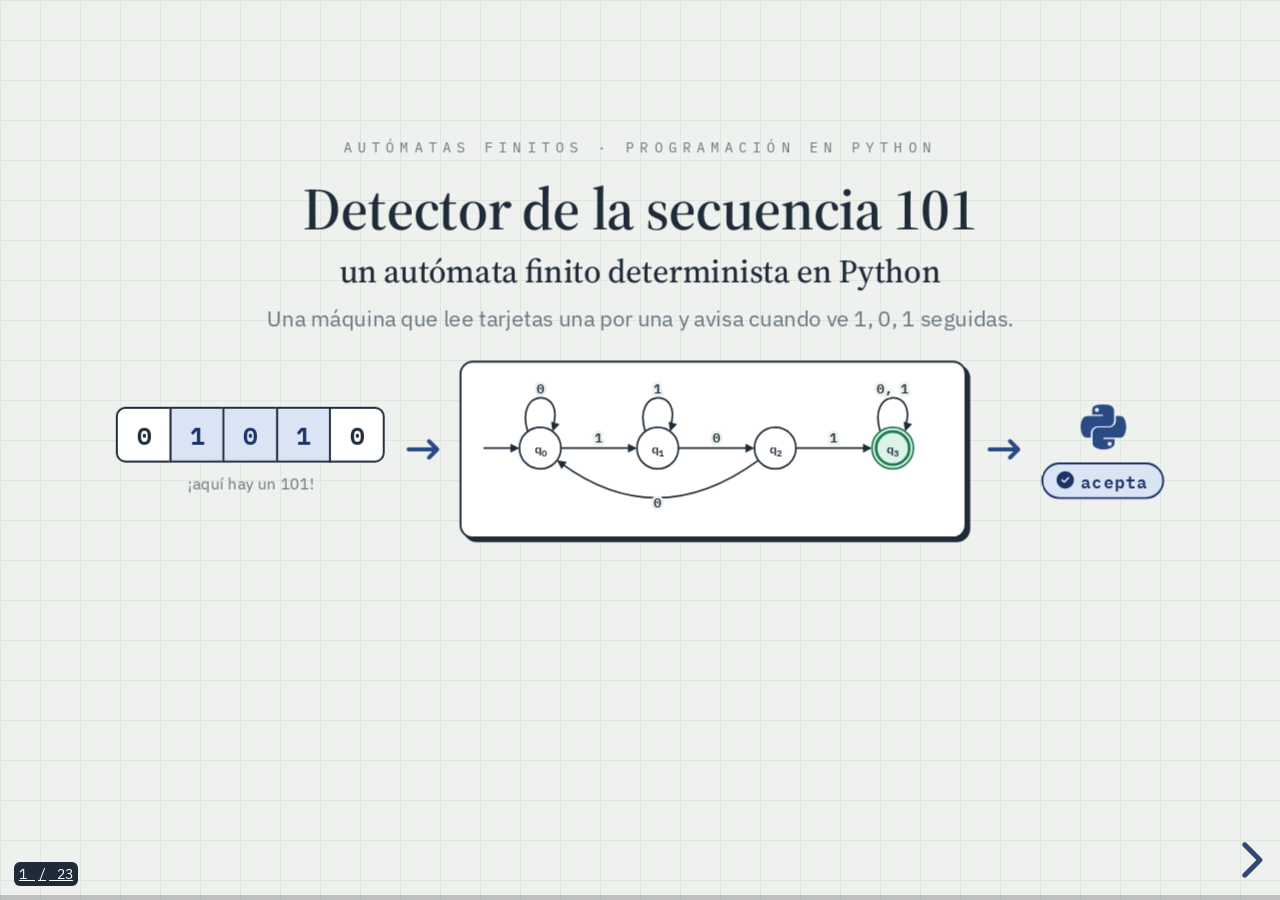
<file: html/detector-101/index.html>
<!doctype html>
<html lang="es">
<head>
<meta charset="utf-8">
<meta name="viewport" content="width=device-width, initial-scale=1">
<title>Detector de la secuencia 101</title>
<link rel="stylesheet" href="lib/reveal/reveal.min.css">
<link rel="stylesheet" href="lib/fontawesome/css/all.min.css">
<link href="lib/fuentes/fuentes.css" rel="stylesheet">
<link rel="stylesheet" href="tema-redes.css">
<link rel="stylesheet" href="mate.css">
<link rel="stylesheet" href="afd.css">
<link rel="stylesheet" href="detector.css">
</head>
<body>
<div class="reveal"><div class="slides">

<!-- =====================================================================
     BLOQUE I · EL PROBLEMA
     ===================================================================== -->

<!-- 1 · PORTADA -->
<section data-transition="zoom" id="portada">
  <div class="kicker">Autómatas finitos · Programación en Python</div>
  <h1 class="center" style="font-size:62px;margin-top:20px;line-height:1.08">Detector de la secuencia 101</h1>
  <p class="center" style="font-family:var(--serif);font-size:34px;color:var(--navy);margin-top:6px">un autómata finito determinista en Python</p>
  <p class="sub" style="font-size:23px;margin-top:8px">Una máquina que lee tarjetas una por una y avisa cuando ve 1, 0, 1 seguidas.</p>
  <div class="ctrl" style="margin-top:28px;gap:22px;flex-wrap:nowrap" data-claim="det101" data-acc="01010">
    <div class="col-c"><div class="cinta" style="padding-top:0"><span class="c">0</span><span class="c leido">1</span><span class="c leido">0</span><span class="c leido">1</span><span class="c">0</span></div><span class="hint">¡aquí hay un 101!</span></div>
    <i class="fa-solid fa-arrow-right-long" style="font-size:34px;color:var(--accent)" aria-hidden="true"></i>
    <div class="panel" style="padding:4px 10px"><div class="diag" data-diagrama="det101" data-escala=".72" data-marca="q3:ok"></div></div>
    <i class="fa-solid fa-arrow-right-long" style="font-size:34px;color:var(--accent)" aria-hidden="true"></i>
    <div class="col-c"><i class="fa-brands fa-python" style="font-size:54px;color:var(--accent)"></i><span class="tag ac" style="font-size:18px;padding:4px 14px"><i class="fa-solid fa-circle-check"></i> acepta</span></div>
  </div>
  <aside class="notes">Bienvenida. Hoy resolvemos un ejercicio completo: diseñar un autómata que detecta 101 y programarlo en Python, con pruebas. Primero lo entendemos como un juego de tarjetas, después dibujamos la máquina y al final la escribimos en código.</aside>
</section>

<!-- 2 · EL PROBLEMA PARA NIÑOS -->
<section data-transition="convex" id="problema">
  <div class="kicker">I · El problema</div>
  <div class="route" data-on="1"></div>
  <h2>El juego de las tarjetas</h2>
  <div class="q"><i class="fa-solid fa-circle-question"></i><p>Te paso tarjetas con 0 o 1, una por una. Tienes que gritar «¡la encontré!» si en algún momento ves <b>1, 0, 1</b> seguidas.</p></div>
  <div class="split" style="grid-template-columns:1fr 440px;margin-top:24px">
    <div class="list tight">
      <div class="item fragment fade-right"><div class="sq">Σ</div><div><div class="t">Solo hay dos tipos de tarjeta</div><div class="v">el alfabeto es Σ = {0, 1}</div></div></div>
      <div class="item fragment fade-right"><div class="sq"><i class="fa-solid fa-link"></i></div><div><div class="t">Tienen que ir juntas</div><div class="v">1, 0, 1 consecutivas, en cualquier lugar</div></div></div>
      <div class="item fragment fade-right"><div class="sq"><i class="fa-solid fa-lock"></i></div><div><div class="t">Una vez encontrada, ya ganaste</div><div class="v">las tarjetas que siguen no cambian nada</div></div></div>
      <div class="item fragment fade-right"><div class="sq"><i class="fa-solid fa-ban"></i></div><div><div class="t">Una tarjeta rara lo arruina todo</div><div class="v">si aparece un 2 o una letra: se rechaza</div></div></div>
    </div>
    <div class="def hl fragment fade-left">
      <div class="head"><i class="fa-solid fa-bullseye"></i> Lo que hay que programar</div>
      <div class="body">Una función <span class="mono">acepta(cadena)</span> que regrese <span class="mono">True</span> si la cadena contiene 101 y <span class="mono">False</span> si no, usando un <b>autómata finito determinista</b>.</div>
    </div>
  </div>
  <aside class="notes">Juega con el grupo: dicta 1, 1, 0, 1 lentamente y pide que griten cuando la encuentren. Pregunta: ¿qué tenías que recordar mientras escuchabas? Solo "cuánto de 101 llevo". Esa es la idea del autómata.</aside>
</section>

<!-- 3 · EJEMPLOS -->
<section data-transition="slide" id="ejemplos">
  <div class="kicker">I · El problema · Ejemplos</div>
  <div class="route" data-on="1"></div>
  <h2>¿Cuáles cadenas se aceptan?</h2>
  <table class="tbl ej mt24" data-claim="det101" data-acc="101,01010,1101" data-rej="1111,1001,ε">
    <thead><tr><th>Cadena</th><th>Resultado</th><th>¿Por qué?</th></tr></thead>
    <tbody>
      <tr class="fragment fade-up"><td class="mono">101</td><td><span class="str si">aceptada</span></td><td>Es exactamente 101.</td></tr>
      <tr class="fragment fade-up"><td class="mono">0<u>101</u>0</td><td><span class="str si">aceptada</span></td><td>Contiene 101 en medio.</td></tr>
      <tr class="fragment fade-up"><td class="mono">1<u>101</u></td><td><span class="str si">aceptada</span></td><td>Termina con 101.</td></tr>
      <tr class="fragment fade-up"><td class="mono">1111</td><td><span class="str nop">rechazada</span></td><td>Nunca aparece el 0 en medio.</td></tr>
      <tr class="fragment fade-up"><td class="mono">1001</td><td><span class="str nop">rechazada</span></td><td>Hay dos ceros: 1, 0, 0, 1 no es 1, 0, 1.</td></tr>
      <tr class="fragment fade-up"><td class="mono">ε</td><td><span class="str nop">rechazada</span></td><td>La cadena vacía no tiene símbolos.</td></tr>
    </tbody>
  </table>
  <div class="note fragment fade-up" data-claim="det101" data-re="(0+1)*101(0+1)*"><i class="fa-solid fa-square-root-variable"></i><span>En lenguaje formal: \(L=\{\,w\in\{0,1\}^*\mid w \text{ contiene } 101\,\}=L\big((0+1)^*101(0+1)^*\big)\).</span></div>
  <aside class="notes">Pide que digan el resultado antes de cada fila. Las palabras subrayadas marcan dónde está el 101. El caso 1001 es la trampa clásica: tiene los mismos símbolos, pero no consecutivos en ese orden.</aside>
</section>

<!-- 4 · LA REGLA ESPECIAL -->
<section data-transition="convex" id="regla">
  <div class="kicker">I · El problema · La regla especial</div>
  <div class="route" data-on="1"></div>
  <h2>Prohibido hacer trampa</h2>
  <div class="two" style="margin-top:22px">
    <div class="panel">
      <h3 class="no-t"><i class="fa-solid fa-ban"></i> No se vale</h3>
      <div class="cmd" style="font-size:20px;display:block;text-align:center;margin:10px 0">"101" in cadena</div>
      <div class="hint center">ni <span class="mono">find</span>, <span class="mono">index</span>, <span class="mono">contains</span>, <span class="mono">indexOf</span>… Sería pedirle la respuesta a Python.</div>
    </div>
    <div class="panel fragment fade-left">
      <h3 class="yes-t"><i class="fa-solid fa-robot"></i> Sí se vale</h3>
      <div class="hint center" style="font-size:19px;color:var(--ink)">Una máquina que lee <b>una tarjeta a la vez</b> y cambia de <b>estado</b> según una tabla de reglas.</div>
    </div>
  </div>
  <div class="def hl mt24 fragment fade-up">
    <div class="head"><i class="fa-solid fa-brain"></i> ¿Por qué así?</div>
    <div class="body">Porque el ejercicio es practicar <b>autómatas</b>: la máquina no puede «mirar toda la cadena»; solo puede recordar lo indispensable con un número <b>finito</b> de estados.</div>
  </div>
  <aside class="notes">Esto también es como funcionan muchos programas reales que reciben datos poco a poco (por la red, por el teclado): no pueden esperar a tener toda la cadena.</aside>
</section>

<!-- =====================================================================
     BLOQUE II · DISEÑAR EL AFD
     ===================================================================== -->

<!-- 5 · QUÉ RECORDAR -->
<section data-transition="concave" id="recordar">
  <div class="kicker">II · Diseñar el autómata</div>
  <div class="route" data-on="2"></div>
  <h2>¿Qué necesita recordar la máquina?</h2>
  <p class="lead center mt8">Solo <b>cuánto de 101 lleva</b>: como una barra de progreso de 3 casillas.</p>
  <div class="progresos" data-claim="det101" data-q="q0,q1,q2,q3" data-q0="q0" data-f="q3">
    <div class="prog fragment fade-up"><span class="qn">q<sub>0</sub></span><div class="barra"><span>1</span><span>0</span><span>1</span></div><div class="t">Nada útil todavía</div><div class="d">el inicio</div></div>
    <div class="prog fragment fade-up"><span class="qn">q<sub>1</sub></span><div class="barra"><span class="ya">1</span><span>0</span><span>1</span></div><div class="t">Vi «1»</div><div class="d">1 de 3</div></div>
    <div class="prog fragment fade-up"><span class="qn">q<sub>2</sub></span><div class="barra"><span class="ya">1</span><span class="ya">0</span><span>1</span></div><div class="t">Vi «10»</div><div class="d">2 de 3</div></div>
    <div class="prog fin fragment fade-up"><span class="qn">q<sub>3</sub></span><div class="barra"><span class="ya">1</span><span class="ya">0</span><span class="ya">1</span></div><div class="t">¡Vi «101»!</div><div class="d">aceptación · ya no se sale</div></div>
  </div>
  <div class="note fragment fade-up"><i class="fa-solid fa-circle-info"></i><span>Cuatro estados bastan, sin importar lo larga que sea la cadena: \(Q=\{q_0,q_1,q_2,q_3\}\), inicial \(q_0\), aceptación \(F=\{q_3\}\).</span></div>
  <aside class="notes">Cada estado es una "foto" de lo que importa: cuántas tarjetas de 101 ya tengo en fila. No hace falta recordar las tarjetas viejas.</aside>
</section>

<!-- 6 · TRANSICIONES QUE AVANZAN -->
<section data-transition="slide" id="avanzar">
  <div class="kicker">II · Diseñar el autómata · Transiciones</div>
  <div class="route" data-on="2"></div>
  <h2>Las flechas fáciles: avanzar en la barra</h2>
  <div class="panel mt16"><div class="diag" data-diagrama="det101" data-escala="1.2"></div></div>
  <div class="three" style="margin-top:18px" data-claim="det101" data-delta="q0:1=q1;q1:0=q2;q2:1=q3">
    <div class="pieza fragment fade-up" data-hl="avanza"><span class="ic">1</span><div><div class="t">\(q_0\xrightarrow{1}q_1\)</div><div class="v">llegó el primer 1</div></div></div>
    <div class="pieza fragment fade-up" data-hl="avanza"><span class="ic">0</span><div><div class="t">\(q_1\xrightarrow{0}q_2\)</div><div class="v">después del 1, un 0</div></div></div>
    <div class="pieza fragment fade-up" data-hl="avanza"><span class="ic">1</span><div><div class="t">\(q_2\xrightarrow{1}q_3\)</div><div class="v">¡se completó 101!</div></div></div>
  </div>
  <aside class="notes">Las flechas azules llenan la barra de progreso una casilla a la vez. Pero cada estado necesita UNA flecha por cada símbolo (0 y 1): faltan las otras, que son las interesantes.</aside>
</section>

<!-- 7 · TRANSICIONES CON TRUCO -->
<section data-transition="slide" id="truco">
  <div class="kicker">II · Diseñar el autómata · Transiciones</div>
  <div class="route" data-on="2"></div>
  <h2>Las flechas con truco: ¿y si llega la tarjeta equivocada?</h2>
  <div class="panel mt16"><div class="diag" data-diagrama="det101" data-escala="1.2"></div></div>
  <div class="two tight" style="margin-top:14px;gap:12px 22px" data-claim="det101" data-delta="q0:0=q0;q1:1=q1;q2:0=q0;q3:0=q3;q3:1=q3">
    <div class="pieza fragment fade-up" data-hl="quedarse"><span class="ic">0</span><div><div class="t">\(q_0\xrightarrow{0}q_0\): un 0 al inicio no sirve</div><div class="v">seguimos esperando un 1</div></div></div>
    <div class="pieza fragment fade-up" data-hl="quedarse"><span class="ic">1</span><div><div class="t">\(q_1\xrightarrow{1}q_1\): en «11», el último 1 sirve</div><div class="v">puede ser el inicio de 101</div></div></div>
    <div class="pieza fragment fade-up" data-hl="reinicia"><span class="ic">0</span><div><div class="t">\(q_2\xrightarrow{0}q_0\): «100» no sirve</div><div class="v">ningún final de «100» empieza 101</div></div></div>
    <div class="pieza fragment fade-up" data-hl="trampa"><span class="ic">0,1</span><div><div class="t">\(q_3\) se queda en \(q_3\)</div><div class="v">una vez encontrada, ya ganamos</div></div></div>
  </div>
  <aside class="notes">Truco de diseño: cuando llega la tarjeta equivocada, pregúntate "¿cuál es el pedazo más largo del final que todavía sirve como inicio de 101?". En 11 es "1" (q1); en 100 no hay ninguno (q0).</aside>
</section>

<!-- 8 · DIAGRAMA Y TABLA -->
<section data-transition="convex" id="diagrama">
  <div class="kicker">II · Diseñar el autómata · Resultado</div>
  <div class="route" data-on="2"></div>
  <h2>El autómata completo: diagrama y tabla</h2>
  <div class="split" style="grid-template-columns:minmax(0,1fr) 390px;margin-top:20px;align-items:center">
    <div class="panel"><div class="diag" data-diagrama="det101"></div>
      <div class="hint center">Flecha de entrada: inicio. Doble círculo: aceptación.</div></div>
    <div class="panel" data-claim="det101" data-tipo="AFD"><h3>Tabla de transición δ</h3><div data-tabla="det101"></div><div class="ttab-leyenda">→ inicial · * aceptación · una flecha por estado y símbolo</div></div>
  </div>
  <aside class="notes">Diagrama y tabla se generan desde la misma definición, así que coinciden. El verificador comprueba además que esta tabla es exactamente la que usa el programa en Python.</aside>
</section>

<!-- 9 · DEFINICIÓN FORMAL -->
<section data-transition="slide" id="formal">
  <div class="kicker">II · Diseñar el autómata · Definición formal</div>
  <div class="route" data-on="2"></div>
  <h2>La definición matemática</h2>
  <div class="big mt16">\(M=(Q,\Sigma,\delta,q_0,F)\)</div>
  <div class="comp mt24" style="max-width:900px;margin-left:auto;margin-right:auto" data-claim="det101" data-q="q0,q1,q2,q3" data-q0="q0" data-f="q3" data-tipo="AFD">
    <span class="sym">\(Q\)</span><span class="qué">estados</span><span class="val">\(\{q_0,q_1,q_2,q_3\}\)</span>
    <span class="sym">\(\Sigma\)</span><span class="qué">alfabeto</span><span class="val">\(\{0,1\}\)</span>
    <span class="sym">\(\delta\)</span><span class="qué">\(\delta:Q\times\Sigma\rightarrow Q\)</span><span class="val">la tabla de la diapositiva anterior</span>
    <span class="sym">\(q_0\)</span><span class="qué">estado inicial</span><span class="val">\(q_0\)</span>
    <span class="sym">\(F\)</span><span class="qué">estados de aceptación</span><span class="val">\(\{q_3\}\)</span>
  </div>
  <div class="note fragment fade-up"><i class="fa-solid fa-gavel"></i><span>Una cadena \(w\) se acepta si, después de leerla <b>completa</b>, la máquina termina en \(F\): \(\delta^*(q_0,w)=q_3\).</span></div>
  <aside class="notes">Es determinista porque de cada estado sale exactamente una flecha por símbolo: 4 estados × 2 símbolos = 8 transiciones.</aside>
</section>

<!-- =====================================================================
     BLOQUE III · VERLO FUNCIONAR
     ===================================================================== -->

<!-- 10 · SIMULACIÓN ACEPTADA -->
<section data-transition="concave" id="sim-acepta">
  <div class="kicker">III · Verlo funcionar · Cadena aceptada</div>
  <div class="route" data-on="3"></div>
  <h2>Leamos 01010 tarjeta por tarjeta</h2>
  <div class="sim mt8" data-afn="det101" data-w="01010">
    <div class="sim-diag"></div>
    <div class="sim-cinta"></div>
    <div class="sim-ctrl mt8"></div>
    <div class="sim-estado"></div>
    <div class="sim-camino"></div>
  </div>
  <div class="hint center" data-claim="det101" data-w="01010" data-sets="q0;q0;q1;q2;q3;q3" data-acc="01010">Recorrido: \(q_0\to q_0\to q_1\to q_2\to q_3\to q_3\). Termina en \(q_3\): se acepta.</div>
  <aside class="notes">Pulsa "Paso" y pide que digan el siguiente estado antes de cada clic. El último 0 llega cuando ya estamos en q3: se queda ahí.</aside>
</section>

<!-- 11 · SIMULACIÓN RECHAZADA -->
<section data-transition="slide" id="sim-rechaza">
  <div class="kicker">III · Verlo funcionar · Cadena rechazada</div>
  <div class="route" data-on="3"></div>
  <h2>Leamos 1001: la trampa de los dos ceros</h2>
  <div class="sim mt8" data-afn="det101" data-w="1001">
    <div class="sim-diag"></div>
    <div class="sim-cinta"></div>
    <div class="sim-ctrl mt8"></div>
    <div class="sim-estado"></div>
    <div class="sim-camino"></div>
  </div>
  <div class="hint center" data-claim="det101" data-w="1001" data-sets="q0;q1;q2;q0;q1" data-rej="1001">Con «100» la barra se vacía (\(q_2\xrightarrow{0}q_0\)); el último 1 solo llega a \(q_1\). Se rechaza.</div>
  <aside class="notes">Momento clave: el segundo 0. La máquina tenía "10" y llega otro 0: ya no hay nada que aprovechar.</aside>
</section>

<!-- 12 · LABORATORIO -->
<section data-transition="zoom" id="laboratorio">
  <div class="kicker">III · Verlo funcionar · Laboratorio</div>
  <div class="route" data-on="3"></div>
  <h2>Laboratorio: prueba tus propias cadenas</h2>
  <div class="sim mt8" data-afn="det101" data-w="110100" data-edit>
    <div class="sim-diag"></div>
    <div class="sim-cinta"></div>
    <div class="sim-ctrl mt8"></div>
    <div class="sim-estado"></div>
    <div class="sim-camino"></div>
  </div>
  <aside class="notes">Escribe cadenas propuestas por los alumnos. Prueba también una tarjeta rara (por ejemplo 1021): la máquina no tiene flecha para el 2 y la cadena se rechaza, igual que en el programa de Python.</aside>
</section>

<!-- =====================================================================
     BLOQUE IV · LA SOLUCIÓN EN PYTHON
     ===================================================================== -->

<!-- 13 · LA TABLA EN PYTHON -->
<section data-transition="concave" id="python-tabla">
  <div class="kicker">IV · La solución en Python · Los datos</div>
  <div class="route" data-on="4"></div>
  <h2>Del dibujo al código: la tabla es un diccionario</h2>
  <div class="split" style="grid-template-columns:790px minmax(0,1fr);margin-top:14px">
    <div class="code">
      <div class="bar"><b></b><b></b><b></b>&nbsp; detector_101.py <span class="lin">líneas 7–20</span></div>
      <div class="src">
<pre data-archivo="detector_101.py"><code>ESTADO_INICIAL = "q0"
ESTADO_ACEPTACION = "q3"

# Función de transición δ: (estado actual, símbolo leído) -> estado siguiente
TRANSICIONES = {
    ("q0", "0"): "q0",  # nada útil todavía
    ("q0", "1"): "q1",  # vimos «1»
    ("q1", "0"): "q2",  # vimos «10»
    ("q1", "1"): "q1",  # «11»: el último 1 puede empezar la secuencia
    ("q2", "0"): "q0",  # «100»: hay que empezar de nuevo
    ("q2", "1"): "q3",  # «101»: ¡encontrada!
    ("q3", "0"): "q3",  # ya la encontramos:
    ("q3", "1"): "q3",  # nada cambia el resultado
}</code></pre>
        <div class="hl fragment fade-in-then-out" data-fragment-index="1" style="--l:1;--n:2"></div>
        <div class="hl fragment fade-in-then-out" data-fragment-index="2" style="--l:4;--n:2"></div>
        <div class="hl fragment fade-in-then-out" data-fragment-index="3" style="--l:7"></div>
        <div class="hl fragment fade-in-then-out" data-fragment-index="3" style="--l:8"></div>
        <div class="hl fragment fade-in-then-out" data-fragment-index="3" style="--l:11"></div>
        <div class="hl fragment fade-in-then-out" data-fragment-index="4" style="--l:6"></div>
        <div class="hl fragment fade-in-then-out" data-fragment-index="4" style="--l:9"></div>
        <div class="hl fragment fade-in-then-out" data-fragment-index="4" style="--l:10"></div>
        <div class="hl fragment fade-in" data-fragment-index="5" style="--l:12;--n:2"></div>
      </div>
    </div>
    <div class="steps small">
      <div class="step fragment fade-left" data-fragment-index="1">Dónde empieza (\(q_0\)) y dónde se gana (\(q_3\)).</div>
      <div class="step fragment fade-left" data-fragment-index="2">Un <b>diccionario</b>: la llave es (estado, tarjeta) y el valor, el estado siguiente.</div>
      <div class="step fragment fade-left" data-fragment-index="3">Las tres flechas que <b>avanzan</b> la barra.</div>
      <div class="step fragment fade-left" data-fragment-index="4">Las que se <b>quedan</b> o <b>reinician</b>.</div>
      <div class="step fragment fade-left" data-fragment-index="5">\(q_3\) siempre regresa a \(q_3\).</div>
    </div>
  </div>
  <aside class="notes">Cada línea del diccionario es una flecha del diagrama: 8 líneas, 8 flechas. Si alguien cambia una flecha del dibujo, tiene que cambiar exactamente una línea del código.</aside>
</section>

<!-- 14 · LA FUNCIÓN acepta -->
<section data-transition="slide" id="python-acepta">
  <div class="kicker">IV · La solución en Python · La función</div>
  <div class="route" data-on="4"></div>
  <h2>La función <span class="mono" style="font-size:.85em">acepta(cadena)</span>, línea por línea</h2>
  <div class="split" style="grid-template-columns:790px minmax(0,1fr);margin-top:14px">
    <div class="code">
      <div class="bar"><b></b><b></b><b></b>&nbsp; detector_101.py <span class="lin">líneas 23–36</span></div>
      <div class="src">
<pre data-archivo="detector_101.py"><code>def acepta(cadena):
    """Regresa True si la cadena binaria contiene 101 y False en otro caso.

    Las cadenas con símbolos fuera del alfabeto {0, 1} se rechazan.
    """
    if not isinstance(cadena, str):
        return False
    estado = ESTADO_INICIAL
    for simbolo in cadena:
        siguiente = TRANSICIONES.get((estado, simbolo))
        if siguiente is None:  # símbolo fuera del alfabeto
            return False
        estado = siguiente
    return estado == ESTADO_ACEPTACION</code></pre>
        <div class="hl fragment fade-in-then-out" data-fragment-index="1" style="--l:6;--n:2"></div>
        <div class="hl fragment fade-in-then-out" data-fragment-index="2" style="--l:8"></div>
        <div class="hl fragment fade-in-then-out" data-fragment-index="3" style="--l:9"></div>
        <div class="hl fragment fade-in-then-out" data-fragment-index="4" style="--l:10"></div>
        <div class="hl fragment fade-in-then-out" data-fragment-index="5" style="--l:11;--n:2"></div>
        <div class="hl fragment fade-in-then-out" data-fragment-index="6" style="--l:13"></div>
        <div class="hl fragment fade-in" data-fragment-index="7" style="--l:14"></div>
      </div>
    </div>
    <div class="steps small">
      <div class="step fragment fade-left" data-fragment-index="1">Si no es texto, no es una cadena: <b>False</b>.</div>
      <div class="step fragment fade-left" data-fragment-index="2">Empezamos en \(q_0\).</div>
      <div class="step fragment fade-left" data-fragment-index="3">Tomamos las tarjetas <b>una por una</b>.</div>
      <div class="step fragment fade-left" data-fragment-index="4">Buscamos la flecha en la tabla.</div>
      <div class="step fragment fade-left" data-fragment-index="5">Si no hay flecha, la tarjeta es rara: <b>False</b>.</div>
      <div class="step fragment fade-left" data-fragment-index="6">Nos movemos al estado siguiente.</div>
      <div class="step fragment fade-left" data-fragment-index="7">Al final: ¿estamos en \(q_3\)?</div>
    </div>
  </div>
  <aside class="notes">La función regresa siempre un booleano (True o False). La validación del alfabeto sale gratis de la tabla: una pareja (estado, símbolo) que no está en el diccionario significa un símbolo fuera de {0, 1}.</aside>
</section>

<!-- 15 · SÍMBOLOS RAROS -->
<section data-transition="slide" id="raros">
  <div class="kicker">IV · La solución en Python · Casos límite</div>
  <div class="route" data-on="4"></div>
  <h2>Tarjetas raras y entradas extrañas</h2>
  <div class="split" style="grid-template-columns:1fr 470px;margin-top:20px">
    <table class="tbl ej" data-claim="det101" data-rej="1021,1012,abc,ε">
      <thead><tr><th>Entrada</th><th>Resultado</th><th>¿Qué pasa?</th></tr></thead>
      <tbody>
        <tr><td class="mono">"1021"</td><td><span class="str nop">False</span></td><td>No hay flecha con «2».</td></tr>
        <tr><td class="mono">"1012"</td><td><span class="str nop">False</span></td><td>Tiene 101, pero el «2» la invalida.</td></tr>
        <tr><td class="mono">"abc"</td><td><span class="str nop">False</span></td><td>Ningún símbolo es 0 o 1.</td></tr>
        <tr><td class="mono">""</td><td><span class="str nop">False</span></td><td>Cadena vacía: termina en \(q_0\).</td></tr>
        <tr><td class="mono">None</td><td><span class="str nop">False</span></td><td>No es una cadena.</td></tr>
      </tbody>
    </table>
    <div class="list" style="gap:14px">
      <div class="def hl">
        <div class="head"><i class="fa-solid fa-key"></i> El truco de <span class="mono" style="text-transform:none">.get</span></div>
        <div class="body small"><span class="mono">TRANSICIONES.get((estado, simbolo))</span> regresa <span class="mono">None</span> si esa pareja no existe. Así, cualquier símbolo fuera de {0, 1} se detecta sin escribir otra regla.</div>
      </div>
      <div class="note" style="margin-top:0"><i class="fa-solid fa-circle-info"></i><span>«1012» contiene 101, pero el enunciado pide rechazar <b>cualquier</b> cadena con símbolos fuera del alfabeto: el programa se detiene en el «2».</span></div>
    </div>
  </div>
  <aside class="notes">Todas estas entradas tienen su prueba automática en test_detector_101.py (clase TestCasosLimite).</aside>
</section>

<!-- 16 · ¿DÓNDE ESTÁ EL in? -->
<section data-transition="convex" id="sin-trampa">
  <div class="kicker">IV · La solución en Python · Sin trampa</div>
  <div class="route" data-on="4"></div>
  <h2>¿Y la palabra <span class="mono" style="font-size:.85em">in</span> que aparece en el código?</h2>
  <div class="two" style="margin-top:24px">
    <div class="panel">
      <h3 class="yes-t"><i class="fa-solid fa-circle-check"></i> Esto sí está</h3>
      <div class="cmd" style="font-size:20px;display:block;text-align:center;margin:10px 0">for simbolo in cadena:</div>
      <div class="hint center" style="color:var(--ink)">Es un <b>ciclo</b>: «para cada tarjeta de la cadena». Recorre los símbolos uno por uno; no busca nada.</div>
    </div>
    <div class="panel fragment fade-left">
      <h3 class="no-t"><i class="fa-solid fa-circle-xmark"></i> Esto no está</h3>
      <div class="cmd" style="font-size:20px;display:block;text-align:center;margin:10px 0">"101" in cadena</div>
      <div class="hint center" style="color:var(--ink)">Esa sería una <b>búsqueda de subcadena</b>: justo lo prohibido. Tampoco hay <span class="mono">find</span>, <span class="mono">index</span>, <span class="mono">count</span> ni expresiones regulares.</div>
    </div>
  </div>
  <div class="note fragment fade-up"><i class="fa-solid fa-magnifying-glass"></i><span>El verificador de la presentación revisa <span class="mono">detector_101.py</span> y confirma que no contiene <span class="mono">"101"</span>, <span class="mono">find</span>, <span class="mono">index</span>, <span class="mono">count</span>, <span class="mono">re</span> ni <span class="mono">__contains__</span>.</span></div>
  <aside class="notes">La misma palabra de Python (in) tiene dos usos: en un for significa "recorrer"; en una condición significa "¿está adentro?". Solo usamos el primero.</aside>
</section>

<!-- 17 · recorrido -->
<section data-transition="slide" id="python-recorrido">
  <div class="kicker">IV · La solución en Python · Para ver el camino</div>
  <div class="route" data-on="4"></div>
  <h2>Una función extra: <span class="mono" style="font-size:.85em">recorrido(cadena)</span></h2>
  <div class="split" style="grid-template-columns:790px minmax(0,1fr);margin-top:16px">
    <div class="code">
      <div class="bar"><b></b><b></b><b></b>&nbsp; detector_101.py <span class="lin">líneas 39–47</span></div>
      <div class="src">
<pre data-archivo="detector_101.py"><code>def recorrido(cadena):
    """Lista de estados visitados, o None si aparece un símbolo inválido."""
    estados = [ESTADO_INICIAL]
    for simbolo in cadena:
        siguiente = TRANSICIONES.get((estados[-1], simbolo))
        if siguiente is None:
            return None
        estados.append(siguiente)
    return estados</code></pre>
      </div>
    </div>
    <div class="list" style="gap:14px">
      <div class="def hl">
        <div class="head"><i class="fa-solid fa-shoe-prints"></i> Deja huellas</div>
        <div class="body small">Hace lo mismo que <span class="mono">acepta</span>, pero <b>anota</b> cada estado visitado en una lista. Sirve para explicar y para probar.</div>
      </div>
      <div class="cmd" style="display:block;font-size:16px" data-claim="det101" data-w="1001" data-sets="q0;q1;q2;q0;q1">recorrido("1001")<br>→ ['q0', 'q1', 'q2', 'q0', 'q1']</div>
    </div>
  </div>
  <aside class="notes">estados[-1] es el último estado de la lista, es decir, el estado actual. El resultado coincide con la simulación de la diapositiva 11.</aside>
</section>

<!-- 18 · PROGRAMA PRINCIPAL Y SALIDA -->
<section data-transition="slide" id="python-main">
  <div class="kicker">IV · La solución en Python · Ejecutarlo</div>
  <div class="route" data-on="4"></div>
  <h2>El programa principal y su salida real</h2>
  <div class="code mt16">
    <div class="bar"><b></b><b></b><b></b>&nbsp; detector_101.py <span class="lin">líneas 50–55</span></div>
    <div class="src">
<pre data-archivo="detector_101.py"><code>if __name__ == "__main__":
    for cadena in ["101", "01010", "1101", "1111", "1001", "", "1021"]:
        camino = recorrido(cadena)
        pasos = " -> ".join(camino) if camino else "símbolo inválido"
        resultado = "Aceptada" if acepta(cadena) else "Rechazada"
        print(f"{cadena or '(vacía)':>8}  {resultado:<9}  {pasos}")</code></pre>
    </div>
  </div>
  <div class="term mt16 fragment fade-up">
    <div class="bar"><b></b><b></b><b></b>&nbsp; terminal</div>
<pre><span class="p">$</span> python detector_101.py
<span data-py-salida="programa">     101  Aceptada   q0 -> q1 -> q2 -> q3
   01010  Aceptada   q0 -> q0 -> q1 -> q2 -> q3 -> q3
    1101  Aceptada   q0 -> q1 -> q1 -> q2 -> q3
    1111  Rechazada  q0 -> q1 -> q1 -> q1 -> q1
    1001  Rechazada  q0 -> q1 -> q2 -> q0 -> q1
 (vacía)  Rechazada  q0
    1021  Rechazada  símbolo inválido</span></pre>
  </div>
  <aside class="notes">Esta es la salida real del programa (el verificador vuelve a ejecutarlo y la compara). Coincide con la tabla del enunciado y con las simulaciones.</aside>
</section>

<!-- =====================================================================
     BLOQUE V · LAS PRUEBAS
     ===================================================================== -->

<!-- 19 · LAS PRUEBAS -->
<section data-transition="concave" id="pruebas">
  <div class="kicker">V · Las pruebas</div>
  <div class="route" data-on="5"></div>
  <h2>¿Cómo sabemos que funciona? Con pruebas</h2>
  <p class="lead center mt8" style="font-size:21px">El archivo <span class="mono">test_detector_101.py</span> usa <span class="mono">unittest</span> (viene con Python) y tiene 4 grupos:</p>
  <div class="two tight" style="gap:12px 22px;margin-top:16px">
    <div class="item fragment fade-up"><div class="sq"><i class="fa-solid fa-circle-check"></i></div><div><div class="t">Aceptadas</div><div class="v">101 en cualquier lugar · lo de después no importa</div></div></div>
    <div class="item fragment fade-up"><div class="sq"><i class="fa-solid fa-circle-xmark"></i></div><div><div class="t">Rechazadas</div><div class="v">1111, 1001 y cadenas «casi 101»</div></div></div>
    <div class="item fragment fade-up"><div class="sq"><i class="fa-solid fa-triangle-exclamation"></i></div><div><div class="t">Casos límite</div><div class="v">ε, símbolos raros, None, cadenas de 150 000 símbolos</div></div></div>
    <div class="item fragment fade-up"><div class="sq"><i class="fa-solid fa-diagram-project"></i></div><div><div class="t">El autómata</div><div class="v">tabla completa · recorridos · todas las cadenas cortas</div></div></div>
  </div>
  <div class="code mt16 fragment fade-up">
    <div class="bar"><b></b><b></b><b></b>&nbsp; test_detector_101.py <span class="lin">un ejemplo</span></div>
    <div class="src">
<pre data-archivo="test_detector_101.py"><code>    def test_simbolos_fuera_del_alfabeto(self):
        for cadena in ["2", "102", "1012", "10a1", "abc", "1 01", "101 ", "１０１"]:
            with self.subTest(cadena=cadena):
                self.assertFalse(acepta(cadena))</code></pre>
    </div>
  </div>
  <aside class="notes">subTest permite probar muchas cadenas en una sola prueba y, si una falla, dice cuál. "１０１" son dígitos de ancho completo (otro alfabeto): también se rechazan.</aside>
</section>

<!-- 20 · LA PRUEBA EXHAUSTIVA -->
<section data-transition="slide" id="exhaustiva">
  <div class="kicker">V · Las pruebas · La más fuerte</div>
  <div class="route" data-on="5"></div>
  <h2>Probar todas las cadenas cortas</h2>
  <div class="code mt16">
    <div class="bar"><b></b><b></b><b></b>&nbsp; test_detector_101.py</div>
    <div class="src">
<pre data-archivo="test_detector_101.py"><code>def contiene_101_referencia(cadena):
    """Respuesta de referencia SOLO para las pruebas: aquí sí se busca la subcadena."""
    return "101" in cadena</code></pre>
    </div>
  </div>
  <div class="code mt16 fragment fade-up">
    <div class="bar"><b></b><b></b><b></b>&nbsp; test_detector_101.py</div>
    <div class="src">
<pre data-archivo="test_detector_101.py"><code>    def test_todas_las_cadenas_hasta_longitud_12(self):
        revisadas = 0
        for n in range(13):
            for simbolos in itertools.product("01", repeat=n):
                cadena = "".join(simbolos)
                self.assertEqual(acepta(cadena), contiene_101_referencia(cadena), cadena)
                revisadas += 1
        self.assertEqual(revisadas, 2 ** 13 - 1)</code></pre>
    </div>
  </div>
  <div class="note fragment fade-up"><i class="fa-solid fa-scale-balanced"></i><span>Compara el autómata con una <b>respuesta del maestro</b> en las \(2^{13}-1=8191\) cadenas de longitud 0 a 12. La búsqueda de subcadena solo se usa aquí, <b>en las pruebas</b>, nunca en el detector.</span></div>
  <aside class="notes">Si alguien cambia mal una sola flecha, esta prueba lo detecta casi seguro. No es una demostración para todas las longitudes, pero es una revisión muy completa.</aside>
</section>

<!-- 21 · RESULTADO DE LAS PRUEBAS -->
<section data-transition="slide" id="resultado-pruebas">
  <div class="kicker">V · Las pruebas · Ejecución</div>
  <div class="route" data-on="5"></div>
  <h2>Las pruebas ejecutadas</h2>
  <div class="term chico mt16">
    <div class="bar"><b></b><b></b><b></b>&nbsp; terminal</div>
<pre><span class="p">$</span> python -m unittest -v test_detector_101
<span data-py-salida="pruebas">test_101_en_cualquier_posicion (test_detector_101.TestAceptadas.test_101_en_cualquier_posicion) ... ok
test_despues_de_encontrarla_nada_cambia (test_detector_101.TestAceptadas.test_despues_de_encontrarla_nada_cambia) ... ok
test_ejemplos_del_enunciado (test_detector_101.TestAceptadas.test_ejemplos_del_enunciado) ... ok
test_funcion_de_transicion_completa (test_detector_101.TestAutomata.test_funcion_de_transicion_completa) ... ok
test_recorridos_conocidos (test_detector_101.TestAutomata.test_recorridos_conocidos) ... ok
test_todas_las_cadenas_hasta_longitud_12 (test_detector_101.TestAutomata.test_todas_las_cadenas_hasta_longitud_12) ... ok
test_cadena_vacia (test_detector_101.TestCasosLimite.test_cadena_vacia) ... ok
test_cadenas_largas (test_detector_101.TestCasosLimite.test_cadenas_largas) ... ok
test_entrada_que_no_es_cadena (test_detector_101.TestCasosLimite.test_entrada_que_no_es_cadena) ... ok
test_siempre_regresa_un_booleano (test_detector_101.TestCasosLimite.test_siempre_regresa_un_booleano) ... ok
test_simbolos_fuera_del_alfabeto (test_detector_101.TestCasosLimite.test_simbolos_fuera_del_alfabeto) ... ok
test_casi_101 (test_detector_101.TestRechazadas.test_casi_101) ... ok
test_ejemplos_del_enunciado (test_detector_101.TestRechazadas.test_ejemplos_del_enunciado) ... ok

----------------------------------------------------------------------
Ran 13 tests in 0.025s

<span class="ok-t">OK</span></span></pre>
  </div>
  <div class="note fragment fade-up"><i class="fa-solid fa-circle-check" style="color:var(--ok)"></i><span><b>13 pruebas, 13 correctas.</b> Incluyen los 6 ejemplos del enunciado, casos límite y la revisión de 8191 cadenas.</span></div>
  <aside class="notes">Salida real con Python 3.12 (el tiempo puede variar de una máquina a otra). El verificador de la presentación vuelve a ejecutar las pruebas y compara esta salida.</aside>
</section>

<!-- 22 · ERRORES FRECUENTES -->
<section data-transition="convex" id="errores">
  <div class="kicker">V · Errores frecuentes</div>
  <div class="route" data-on="5"></div>
  <h2>Errores frecuentes al diseñar este autómata</h2>
  <div class="three" style="margin-top:16px">
    <div class="panel" data-claim="errQ1" data-rej="1101"><h3 class="no-t" style="font-size:19px"><i class="fa-solid fa-bug"></i> «11» regresa a \(q_0\)</h3>
      <div class="diag" data-diagrama="errQ1" data-escala=".5"></div>
      <div class="small"><b>Falla con 1101:</b> el segundo 1 sí podía empezar 101. Corrección: \(q_1\xrightarrow{1}q_1\).</div></div>
    <div class="panel" data-claim="errQ2" data-acc="10001"><h3 class="no-t" style="font-size:19px"><i class="fa-solid fa-bug"></i> «100» va a \(q_1\)</h3>
      <div class="diag" data-diagrama="errQ2" data-escala=".5"></div>
      <div class="small"><b>Acepta 10001</b>, que no contiene 101. Corrección: \(q_2\xrightarrow{0}q_0\).</div></div>
    <div class="panel" data-claim="errQ3" data-rej="1010"><h3 class="no-t" style="font-size:19px"><i class="fa-solid fa-bug"></i> \(q_3\) no se queda</h3>
      <div class="diag" data-diagrama="errQ3" data-escala=".5"></div>
      <div class="small"><b>Rechaza 1010</b>: después de 101 «olvida» que ganó. Corrección: \(q_3\xrightarrow{0,1}q_3\).</div></div>
  </div>
  <div class="note fragment fade-up"><i class="fa-solid fa-lightbulb"></i><span>Por eso la prueba exhaustiva es tan útil: cada uno de estos errores falla en alguna de las 8191 cadenas.</span></div>
  <aside class="notes">Cada contraejemplo lo verifica el motor de autómatas de la presentación con los diagramas incorrectos dibujados aquí.</aside>
</section>

<!-- 23 · RESUMEN -->
<section data-transition="zoom" id="resumen">
  <div class="kicker">Resumen</div>
  <h2>Lo que hicimos</h2>
  <div class="two tight" style="gap:10px 22px;margin-top:14px">
    <div class="list tight">
      <div class="item"><div class="sq"><i class="fa-solid fa-brain"></i></div><div><div class="t">Pensamos qué recordar</div><div class="v">cuánto de 101 llevamos: 4 estados</div></div></div>
      <div class="item"><div class="sq"><i class="fa-solid fa-diagram-project"></i></div><div><div class="t">Dibujamos el AFD</div><div class="v">8 flechas: una por estado y símbolo</div></div></div>
      <div class="item"><div class="sq"><i class="fa-brands fa-python"></i></div><div><div class="t">Lo programamos en Python</div><div class="v">un diccionario y un ciclo for</div></div></div>
    </div>
    <div class="list tight">
      <div class="item"><div class="sq"><i class="fa-solid fa-ban"></i></div><div><div class="t">Sin búsquedas de subcadenas</div><div class="v">solo estados y transiciones</div></div></div>
      <div class="item"><div class="sq"><i class="fa-solid fa-list-check"></i></div><div><div class="t">Lo probamos</div><div class="v">13 pruebas, incluidas 8191 cadenas</div></div></div>
      <div class="item"><div class="sq"><i class="fa-solid fa-download"></i></div><div><div class="t">Descarga el código</div><div class="v"><a class="dl" href="detector_101.py" download>detector_101.py</a> · <a class="dl" href="test_detector_101.py" download>test_detector_101.py</a></div></div></div>
    </div>
  </div>
  <div class="term mt16" style="max-width:760px;margin-left:auto;margin-right:auto">
    <div class="bar"><b></b><b></b><b></b>&nbsp; para ejecutarlo</div>
<pre><span class="p">$</span> python detector_101.py                    <span class="c"># ejemplos</span>
<span class="p">$</span> python -m unittest -v test_detector_101   <span class="c"># pruebas</span></pre>
  </div>
  <p class="quote fragment zoom-in" style="font-family:var(--serif);font-style:italic;font-weight:600;font-size:25px;color:var(--navy);text-align:center;margin-top:14px"><i class="fa-solid fa-quote-left ac" style="font-style:normal;margin-right:8px"></i>Una máquina con muy poca memoria puede resolver un gran problema si recuerda justo lo necesario.</p>
  <aside class="notes">Los dos archivos están en la carpeta de la presentación y se pueden descargar desde aquí.</aside>
</section>

</div></div>

<script src="lib/reveal/reveal.min.js"></script>
<script src="lib/reveal/plugin/math/math.min.js"></script>
<script src="lib/reveal/plugin/notes/notes.min.js"></script>
<script src="motor-regex.js"></script>
<script src="afn.js"></script>
<script src="automata.js"></script>
<script src="presentacion.js"></script>
</body>
</html>
</file>
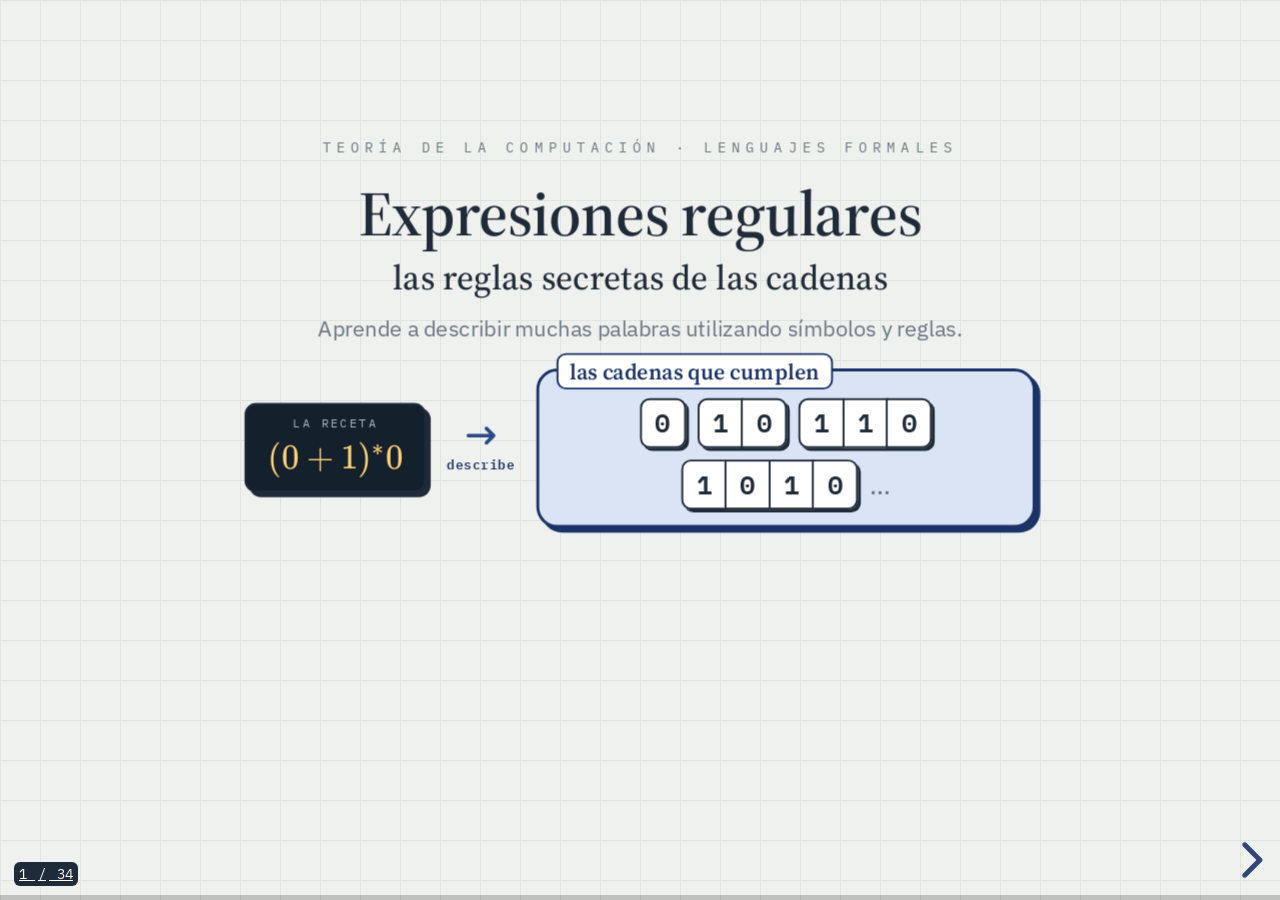
<file: html/expresiones-regulares/index.html>
<!doctype html>
<html lang="es">
<head>
<meta charset="utf-8">
<meta name="viewport" content="width=device-width, initial-scale=1">
<title>Expresiones regulares</title>
<link rel="stylesheet" href="lib/reveal/reveal.min.css">
<link rel="stylesheet" href="lib/fontawesome/css/all.min.css">
<link href="lib/fuentes/fuentes.css" rel="stylesheet">
<link rel="stylesheet" href="tema-redes.css">
<link rel="stylesheet" href="mate.css">
<link rel="stylesheet" href="regex.css">
</head>
<body>
<div class="reveal"><div class="slides">

<!-- =====================================================================
     BLOQUE I · DESCUBRIENDO LOS PATRONES
     ===================================================================== -->

<!-- 1 · PORTADA -->
<section data-transition="zoom" id="portada">
  <div class="kicker">Teoría de la computación · Lenguajes formales</div>
  <h1 class="center" style="font-size:66px;margin-top:22px;line-height:1.08">Expresiones regulares</h1>
  <p class="center" style="font-family:var(--serif);font-size:36px;color:var(--navy);margin-top:6px">las reglas secretas de las cadenas</p>
  <p class="sub" style="font-size:23px;margin-top:10px">Aprende a describir muchas palabras utilizando símbolos y reglas.</p>
  <div class="flow mt24" style="margin-top:40px" data-re="(0+1)*0" data-in="0,10,110,1010" data-inf>
    <div class="exprbox pop-in"><span class="cap2">la receta</span>\((0+1)^*0\)</div>
    <div class="arr"><i class="fa-solid fa-arrow-right-long"></i><span>describe</span></div>
    <div class="setbox" style="width:520px">
      <span class="nm">las cadenas que cumplen</span>
      <span class="palabra bob"><span class="ficha">0</span></span>
      <span class="palabra bob" style="animation-delay:.2s"><span class="ficha">1</span><span class="ficha">0</span></span>
      <span class="palabra bob" style="animation-delay:.4s"><span class="ficha">1</span><span class="ficha">1</span><span class="ficha">0</span></span>
      <span class="palabra bob" style="animation-delay:.6s"><span class="ficha">1</span><span class="ficha">0</span><span class="ficha">1</span><span class="ficha">0</span></span>
      <span class="mid muted">…</span>
    </div>
  </div>
  <aside class="notes">Bienvenida. Hoy aprenderemos a escribir recetas cortitas que describen muchísimas cadenas, incluso infinitas. La receta de la portada describe todas las cadenas de ceros y unos que terminan en 0; al final de la clase podrán leerla solos.</aside>
</section>

<!-- 2 · PREGUNTA -->
<section data-transition="convex" id="fichas">
  <div class="kicker">I · Descubriendo los patrones</div>
  <div class="route" data-on="1"></div>
  <h2>Una caja de fichas</h2>
  <div class="q"><i class="fa-solid fa-circle-question"></i><p>Tienes una caja de fichas con los números 0 y 1. ¿Cómo podrías construir todas las cadenas posibles con esas fichas?</p></div>
  <div class="split" style="grid-template-columns:330px 1fr;margin-top:24px">
    <div class="setbox vacia" style="min-height:190px">
      <span class="nm"><i class="fa-solid fa-box-open"></i> caja de fichas</span>
      <span class="ficha">0</span><span class="ficha">1</span><span class="ficha">0</span><span class="ficha">1</span>
      <span class="ficha">1</span><span class="ficha">0</span><span class="ficha">0</span><span class="ficha">1</span>
    </div>
    <div>
      <div class="fichas" style="justify-content:flex-start;gap:16px">
        <span class="palabra fragment fade-up"><span class="ficha">0</span></span>
        <span class="palabra fragment fade-up"><span class="ficha">1</span></span>
        <span class="palabra fragment fade-up"><span class="ficha">0</span><span class="ficha">1</span></span>
        <span class="palabra fragment fade-up"><span class="ficha">1</span><span class="ficha">0</span></span>
        <span class="palabra fragment fade-up"><span class="ficha">0</span><span class="ficha">0</span></span>
        <span class="palabra fragment fade-up"><span class="ficha">1</span><span class="ficha">1</span></span>
        <span class="palabra fragment fade-up"><span class="ficha">0</span><span class="ficha">1</span><span class="ficha">0</span></span>
        <span class="mid muted fragment fade-up">…</span>
      </div>
      <div class="two tight" style="margin-top:26px">
        <div class="bubble fragment fade-up" style="position:static"><i class="fa-solid fa-eye ac"></i> ¿Observas algún patrón en cómo crecen?</div>
        <div class="bubble fragment fade-up" style="position:static"><i class="fa-solid fa-hashtag ac"></i> ¿Cuántas cadenas hay de 2 fichas? ¿Y de 3?</div>
      </div>
    </div>
  </div>
  <aside class="notes">No des definiciones todavía. Deja que propongan: "primero las de una ficha, luego las de dos..."; "con dos fichas hay 4, con tres hay 8: se duplica". ¿Se acaban alguna vez? No: siempre puedo poner una ficha más. Esa intuición de "infinitas" la usaremos con la estrella.</aside>
</section>

<!-- 3 · VIDA COTIDIANA -->
<section data-transition="slide" id="cotidiana">
  <div class="kicker">I · Descubriendo los patrones</div>
  <div class="route" data-on="1"></div>
  <h2>Todos los días reconocemos patrones</h2>
  <div class="split" style="grid-template-columns:1fr 440px;margin-top:20px">
    <div class="list tight">
      <div class="item fragment fade-right"><div class="sq"><i class="fa-solid fa-envelope"></i></div><div><div class="t">Código postal</div><div class="v">exactamente 5 dígitos · 02200</div></div></div>
      <div class="item fragment fade-right"><div class="sq"><i class="fa-solid fa-car"></i></div><div><div class="t">Matrícula</div><div class="v">letras y números en orden · ABC-123-D</div></div></div>
      <div class="item fragment fade-right"><div class="sq"><i class="fa-solid fa-phone"></i></div><div><div class="t">Número telefónico</div><div class="v">10 dígitos · 55 1234 5678</div></div></div>
      <div class="item fragment fade-right"><div class="sq"><i class="fa-solid fa-key"></i></div><div><div class="t">Contraseña</div><div class="v">debe tener letras, números y un símbolo</div></div></div>
      <div class="item fragment fade-right"><div class="sq"><i class="fa-solid fa-font"></i></div><div><div class="t">Palabras que empiezan con «s»</div><div class="v">sol · sapo · sí</div></div></div>
    </div>
    <div>
      <div class="def hl fragment fade-left">
        <div class="head"><i class="fa-solid fa-lightbulb"></i> La idea</div>
        <div class="body">Un <b>patrón</b> es una regla que dice qué está permitido y qué no. Con un patrón podemos decidir si algo <b>cumple</b> o <b>no cumple</b>.</div>
      </div>
      <div class="note fragment fade-up"><i class="fa-solid fa-triangle-exclamation"></i><span>En clase usaremos la notación de la <b>teoría de autómatas</b>. Las «regex» de JavaScript o Python se parecen, pero usan otros símbolos (por ejemplo <span class="mono">|</span> para elegir) y tienen capacidades extra.</span></div>
    </div>
  </div>
  <aside class="notes">Pregunta: ¿"0220" es un código postal válido? No: le falta un dígito. Así se decide si algo pertenece o no. Aclara desde ahora que la notación formal y la de los lenguajes de programación no son idénticas; volveremos a esto al final.</aside>
</section>

<!-- 4 · ALFABETO -->
<section data-transition="convex" id="alfabeto">
  <div class="kicker">I · Descubriendo los patrones</div>
  <div class="route" data-on="1"></div>
  <h2>¿Qué es un alfabeto?</h2>
  <div class="def hl mt16">
    <div class="head"><i class="fa-solid fa-shapes"></i> Alfabeto</div>
    <div class="body lead">Un <b>alfabeto</b> es un conjunto de <b>símbolos permitidos</b>. Lo llamamos con la letra griega \(\Sigma\) («sigma»): \(\;\Sigma=\{0,1\}\)</div>
  </div>
  <div class="three" style="margin-top:28px">
    <div class="panel fig fragment fade-up"><div class="mid">\(\Sigma=\{a,b\}\)</div><div class="fichas"><span class="ficha ac">a</span><span class="ficha ac">b</span></div><div class="figcap">dos símbolos</div></div>
    <div class="panel fig fragment fade-up"><div class="mid">\(\Sigma=\{0,1\}\)</div><div class="fichas"><span class="ficha ac">0</span><span class="ficha ac">1</span></div><div class="figcap">el alfabeto <b>binario</b>: el de hoy</div></div>
    <div class="panel fig fragment fade-up"><div class="mid">\(\Sigma=\{a,b,c\}\)</div><div class="fichas"><span class="ficha ac">a</span><span class="ficha ac">b</span><span class="ficha ac">c</span></div><div class="figcap">tres símbolos</div></div>
  </div>
  <div class="note fragment fade-up" style="align-items:center"><i class="fa-solid fa-hand"></i><span>Con \(\Sigma=\{0,1\}\) solo puedo usar estas fichas:</span>
    <span class="ficha sm ac">0</span><span class="ficha sm ac">1</span><span style="margin-left:14px">La ficha</span><span class="ficha sm bad">2</span><span>no está en el alfabeto: no se puede usar.</span></div>
  <aside class="notes">El alfabeto es como la caja de fichas: decide qué piezas existen. Siempre es un conjunto finito y no vacío de símbolos. Las llaves { } indican "conjunto".</aside>
</section>

<!-- 5 · CADENA -->
<section data-transition="slide" id="cadena">
  <div class="kicker">I · Descubriendo los patrones</div>
  <div class="route" data-on="1"></div>
  <h2>¿Qué es una cadena?</h2>
  <div class="def hl mt16">
    <div class="head"><i class="fa-solid fa-link"></i> Cadena</div>
    <div class="body lead">Una <b>cadena</b> es una secuencia <b>finita</b> de símbolos de un alfabeto, colocados <b>en orden</b>. Con \(\Sigma=\{0,1\}\): &nbsp;
      <span class="palabra sm"><span class="ficha">0</span></span> &nbsp;<span class="palabra sm"><span class="ficha">1</span></span> &nbsp;<span class="palabra sm"><span class="ficha">0</span><span class="ficha">1</span></span> &nbsp;<span class="palabra sm"><span class="ficha">1</span><span class="ficha">0</span><span class="ficha">1</span></span> &nbsp;<span class="palabra sm"><span class="ficha">1</span><span class="ficha">1</span><span class="ficha">0</span><span class="ficha">0</span></span></div>
  </div>
  <div class="split" style="grid-template-columns:1fr 430px;margin-top:22px">
    <div class="panel lab" id="constructor">
      <h3><i class="fa-solid fa-hammer ac"></i> Construye tu cadena</h3>
      <div class="ctrl mt8" style="justify-content:center">
        <button class="btn sym" data-add="0">0</button><button class="btn sym" data-add="1">1</button>
        <button class="btn" id="cons-borrar"><i class="fa-solid fa-delete-left"></i> Quitar</button>
        <button class="btn r" id="cons-vaciar"><i class="fa-solid fa-trash"></i> Vaciar</button>
      </div>
      <div class="fichas mt16" id="cons-cadena" style="min-height:56px" aria-live="polite"></div>
      <div class="center mt8 mid" id="cons-long"></div>
    </div>
    <div class="list tight">
      <div class="item"><div class="sq"><i class="fa-solid fa-square"></i></div><div><div class="t">Símbolo: <span class="ficha sm">0</span></div><div class="v">una sola ficha</div></div></div>
      <div class="item"><div class="sq"><i class="fa-solid fa-grip-lines"></i></div><div><div class="t">Cadena: <span class="palabra sm"><span class="ficha">1</span><span class="ficha">0</span><span class="ficha">1</span></span></div><div class="v">fichas en orden</div></div></div>
      <div class="item"><div class="sq"><i class="fa-solid fa-box"></i></div><div><div class="t">Alfabeto: \(\{0,1\}\)</div><div class="v">las fichas disponibles</div></div></div>
      <div class="item fragment fade-left"><div class="sq"><i class="fa-solid fa-ruler"></i></div><div><div class="t">Longitud: \(|101| = 3\)</div><div class="v">cuántos símbolos tiene</div></div></div>
    </div>
  </div>
  <aside class="notes">Usa el constructor: pulsa fichas y observa la longitud. Pregunta qué pasa si quito todas las fichas: aparece una cadena muy especial, ε, la cadena vacía, que estudiaremos en el bloque II. Las barras |w| significan longitud de la cadena w.</aside>
</section>

<!-- 6 · LENGUAJE -->
<section data-transition="slide" id="lenguaje">
  <div class="kicker">I · Descubriendo los patrones</div>
  <div class="route" data-on="1"></div>
  <h2>¿Qué es un lenguaje?</h2>
  <div class="split" style="grid-template-columns:520px 1fr;margin-top:24px">
    <div>
      <div class="setbox" style="min-height:150px">
        <span class="nm">\(L=\{0,\,01,\,11\}\)</span>
        <span class="palabra ac"><span class="ficha">0</span></span>
        <span class="palabra ac"><span class="ficha">0</span><span class="ficha">1</span></span>
        <span class="palabra ac"><span class="ficha">1</span><span class="ficha">1</span></span>
      </div>
      <div class="outside fragment fade-up">
        <span class="t">fuera de la caja: no pertenecen a L</span>
        <span class="str nop">1</span><span class="str nop">10</span><span class="str nop">011</span>
      </div>
    </div>
    <div class="list" style="gap:14px">
      <div class="def hl">
        <div class="head"><i class="fa-solid fa-box"></i> Lenguaje</div>
        <div class="body">Un <b>lenguaje</b> es un <b>conjunto de cadenas</b>. Este \(L\) contiene <b>exactamente tres</b> cadenas: \(01\in L\), pero \(10\notin L\).</div>
      </div>
      <div class="def fragment fade-left" data-re="(0+1)*" data-upto="ε,0,1,00,01,10,11">
        <div class="head"><i class="fa-solid fa-infinity"></i> Todas las cadenas posibles</div>
        <div class="body">\(\Sigma^*\) es el conjunto de <b>todas</b> las cadenas finitas con símbolos de \(\Sigma\), incluida la vacía:
          <div class="center mt8">\(\Sigma^*=\{\varepsilon,0,1,00,01,10,11,\ldots\}\)</div></div>
      </div>
      <div class="formula fragment fade-up">\(L\subseteq\Sigma^*\)<span class="hint" style="margin-left:14px">todo lenguaje es parte de \(\Sigma^*\)</span></div>
    </div>
  </div>
  <aside class="notes">Distingue: una cadena es UNA fila de fichas; un lenguaje es una CAJA con varias cadenas (o ninguna). El símbolo ∈ se lee "pertenece a". Σ* aparece aquí por primera vez: lo construiremos más adelante con la estrella de Kleene.</aside>
</section>

<!-- =====================================================================
     BLOQUE II · LOS DOS VACÍOS
     ===================================================================== -->

<!-- 7 · CONJUNTO VACÍO -->
<section data-transition="concave" id="vacio">
  <div class="kicker">II · Los dos vacíos</div>
  <div class="route" data-on="2"></div>
  <h2>El conjunto vacío: no hay ninguna cadena</h2>
  <div class="split" style="grid-template-columns:440px 1fr;margin-top:34px">
    <div class="setbox vacia" style="min-height:230px">
      <span class="nm">\(L_1=\varnothing\)</span>
      <span class="hueco">(la caja está vacía)</span>
    </div>
    <div class="list" style="gap:16px">
      <div class="def hl">
        <div class="head"><i class="fa-solid fa-circle-notch"></i> Conjunto vacío</div>
        <div class="body lead">\(\varnothing\) es el lenguaje que <b>no contiene ninguna cadena</b>. Es una caja de fichas sin nada adentro.</div>
      </div>
      <div class="item fragment fade-left"><div class="sq"><i class="fa-solid fa-hashtag"></i></div><div><div class="t">¿Cuántos elementos tiene? &nbsp;\(|\varnothing|=0\)</div><div class="v">ninguno</div></div></div>
      <div class="item fragment fade-left"><div class="sq"><i class="fa-solid fa-magnifying-glass"></i></div><div><div class="t">Ejemplo: cadenas sobre \(\{0,1\}\) que contienen el símbolo 2</div><div class="v">no hay ninguna: ese lenguaje es ∅</div></div></div>
    </div>
  </div>
  <aside class="notes">∅ no es "nada escrito": es un conjunto, una caja, que está vacía. Prepara la siguiente diapositiva preguntando: ¿y si dentro de la caja hay una tarjeta en blanco?</aside>
</section>

<!-- 8 · CADENA VACÍA -->
<section data-transition="slide" id="epsilon">
  <div class="kicker">II · Los dos vacíos</div>
  <div class="route" data-on="2"></div>
  <h2>La cadena vacía: una cadena con cero símbolos</h2>
  <div class="def hl mt16">
    <div class="head"><i class="fa-solid fa-square"></i> Cadena vacía</div>
    <div class="body lead">\(\varepsilon\) («épsilon») es una <b>cadena</b> que <b>no tiene ningún símbolo</b>: &nbsp;\(|\varepsilon|=0\). Es como una tarjeta en blanco.</div>
  </div>
  <div class="two" style="margin-top:30px;gap:60px">
    <div class="fig">
      <div class="setbox vacia" style="width:100%;min-height:130px"><span class="nm">\(\varnothing\)</span><span class="hueco">sin tarjetas</span></div>
      <div class="figcap"><b>0 elementos.</b> La caja está vacía.</div>
    </div>
    <div class="fig fragment fade-left">
      <div class="setbox" style="width:100%;min-height:130px"><span class="nm">\(\{\varepsilon\}\)</span><span class="ficha eps" style="min-width:90px">ε</span></div>
      <div class="figcap"><b>1 elemento:</b> una tarjeta con la cadena de longitud cero.</div>
    </div>
  </div>
  <div class="big-eq center fragment zoom-in mt16" style="font-size:34px">\(\{\varepsilon\}\neq\varnothing\)</div>
  <div class="note fragment fade-up" style="margin-top:12px"><i class="fa-solid fa-lightbulb"></i><span>\(\varepsilon\) es una <b>cadena</b>; \(\varnothing\) y \(\{\varepsilon\}\) son <b>lenguajes</b> (conjuntos de cadenas). \(\{\varepsilon\}\) tiene un elemento y \(\varnothing\) ninguno: por eso son distintos.</span></div>
  <aside class="notes">Esta es la diferencia más importante del día. Una caja vacía no es lo mismo que una caja con una tarjeta en blanco: en la segunda hay algo que contar. Pide que lo repitan con sus palabras.</aside>
</section>

<!-- 9 · ACTIVIDAD VACÍO -->
<section data-transition="zoom" id="actividad-vacio">
  <div class="kicker">II · Los dos vacíos · Actividad</div>
  <div class="route" data-on="2"></div>
  <h2>¿Vacío o no vacío? ¿Cuántos elementos?</h2>
  <div class="two" style="margin-top:22px;gap:26px">
    <div class="ex"><span class="n">1</span><span class="mid">\(L_1=\varnothing\)</span>
      <div class="mt8 fragment"><span class="tag fin" style="font-size:16px"><i class="fa-solid fa-circle-notch"></i> vacío · 0 elementos</span></div></div>
    <div class="ex"><span class="n">2</span><span class="mid">\(L_2=\{\varepsilon\}\)</span>
      <div class="mt8 fragment"><span class="tag un" style="font-size:16px"><i class="fa-solid fa-box"></i> no vacío · 1 elemento: \(\varepsilon\)</span></div></div>
    <div class="ex"><span class="n">3</span><span class="mid">\(L_3=\{0,\varepsilon\}\)</span>
      <div class="mt8 fragment"><span class="tag un" style="font-size:16px"><i class="fa-solid fa-box"></i> no vacío · 2 elementos: \(0\) y \(\varepsilon\)</span></div></div>
    <div class="ex"><span class="n">4</span><span class="mid">\(L_4=\{0,1\}\)</span>
      <div class="mt8 fragment"><span class="tag un" style="font-size:16px"><i class="fa-solid fa-box"></i> no vacío · 2 elementos: \(0\) y \(1\)</span></div></div>
  </div>
  <div class="note fragment fade-up"><i class="fa-solid fa-scale-balanced"></i><span>Solo \(\varnothing\) no tiene elementos. Los otros tres tienen <b>uno</b>, <b>dos</b> y <b>dos</b> elementos. ¡Cuidado con el 2 y el 3: \(\varepsilon\) cuenta como una cadena!</span></div>
  <aside class="notes">Pide que levanten la mano: ¿quién cree que L2 está vacío? Es el error más frecuente. Las respuestas aparecen una por una al avanzar.</aside>
</section>

<!-- =====================================================================
     BLOQUE III · LAS EXPRESIONES REGULARES Y SUS REGLAS
     ===================================================================== -->

<!-- 10 · ¿QUÉ ES UNA ER? -->
<section data-transition="concave" id="que-es">
  <div class="kicker">III · Expresiones y reglas</div>
  <div class="route" data-on="3"></div>
  <h2>¿Qué es una expresión regular?</h2>
  <div class="def hl mt16">
    <div class="head"><i class="fa-solid fa-scroll"></i> Idea</div>
    <div class="body lead">Una <b>expresión regular</b> \(r\) es una <b>receta</b> escrita con símbolos y operaciones. La receta describe un lenguaje, que escribimos \(L(r)\).</div>
  </div>
  <div class="flow" style="margin-top:34px" data-re="0+1" data-exact="0,1">
    <div class="exprbox"><span class="cap2">expresión r</span>\(0+1\)</div>
    <div class="arr"><i class="fa-solid fa-arrow-right-long"></i><span>L( )</span></div>
    <div class="setbox" style="width:300px"><span class="nm">\(L(0+1)=\{0,1\}\)</span><span class="palabra ac"><span class="ficha">0</span></span><span class="palabra ac"><span class="ficha">1</span></span></div>
  </div>
  <div class="pills fragment fade-up" style="margin-top:34px">
    <span class="tag un" style="font-size:17px">\(+\) &nbsp;unión: elegir</span>
    <span class="tag ct" style="font-size:17px">\(rs\) &nbsp;concatenación: uno detrás de otro</span>
    <span class="tag st" style="font-size:17px">\(r^*\) &nbsp;estrella: repetir</span>
  </div>
  <div class="note fragment fade-up"><i class="fa-solid fa-circle-info"></i><span>El significado de los símbolos depende de la notación. <b>En esta clase</b>: \(+\) es unión, escribir juntas dos cosas es concatenación y \(^*\) es la estrella de Kleene. La receta \(r\) <b>no es</b> el conjunto \(L(r)\).</span></div>
  <aside class="notes">Analogía: la receta de un pastel no es el pastel. La expresión regular es texto; el lenguaje es el conjunto de cadenas que obtenemos al "cocinarla". Por eso escribimos L(0+1) y no simplemente 0+1 = {0,1}.</aside>
</section>

<!-- 11 · REGLA DEL SÍMBOLO -->
<section data-transition="slide" id="simbolo">
  <div class="kicker">III · Expresiones y reglas · Primera regla</div>
  <div class="route" data-on="3"></div>
  <h2>Un símbolo representa una cadena</h2>
  <p class="lead center mt16">Si \(\Sigma=\{0,1\}\), la expresión más sencilla es un solo símbolo.</p>
  <div class="two" style="margin-top:30px">
    <div class="flow" data-re="0" data-exact="0">
      <div class="exprbox"><span class="cap2">expresión</span>\(0\)</div>
      <div class="arr"><i class="fa-solid fa-arrow-right-long"></i><span>L( )</span></div>
      <div class="setbox" style="width:210px"><span class="nm">\(L(0)=\{0\}\)</span><span class="palabra ac"><span class="ficha">0</span></span></div>
    </div>
    <div class="flow fragment fade-left" data-re="1" data-exact="1">
      <div class="exprbox"><span class="cap2">expresión</span>\(1\)</div>
      <div class="arr"><i class="fa-solid fa-arrow-right-long"></i><span>L( )</span></div>
      <div class="setbox" style="width:210px"><span class="nm">\(L(1)=\{1\}\)</span><span class="palabra ac"><span class="ficha">1</span></span></div>
    </div>
  </div>
  <div class="list tight" style="margin-top:34px">
    <div class="item fragment fade-up"><div class="sq"><i class="fa-solid fa-ruler"></i></div><div><div class="t">Cada símbolo describe <b>una cadena de longitud 1</b></div><div class="v">L(0) tiene un solo elemento: la cadena 0</div></div></div>
    <div class="item fragment fade-up"><div class="sq"><i class="fa-solid fa-not-equal"></i></div><div><div class="t">La expresión \(0\) y el lenguaje \(\{0\}\) son cosas distintas</div><div class="v">la receta (texto oscuro) frente a la caja (conjunto)</div></div></div>
  </div>
  <aside class="notes">Parece trivial, pero es el ladrillo con el que construimos todo. Compara colores y formas: la expresión vive en el recuadro oscuro, el lenguaje en la caja azul.</aside>
</section>

<!-- 12 · UNIÓN -->
<section data-transition="slide" id="union">
  <div class="kicker">III · Expresiones y reglas · Segunda regla</div>
  <div class="route" data-on="3"></div>
  <h2>Unión: elegir una opción</h2>
  <div class="split" style="grid-template-columns:420px 1fr;margin-top:24px">
    <div class="panel fig">
      <h3>De postre, ¿qué quieres?</h3>
      <div class="flow" style="gap:18px">
        <i class="fa-solid fa-apple-whole" style="font-size:72px;color:var(--red)" aria-hidden="true"></i>
        <span class="or">o</span>
        <svg viewBox="0 0 60 80" width="58" height="78" role="img" aria-label="Pera"><path d="M30 14 C22 14 21 28 22 32 C8 42 8 74 30 76 C52 74 52 42 38 32 C39 28 38 14 30 14Z" style="fill:#c9d65a;stroke:var(--navy);stroke-width:2.5"/><path d="M30 14 L33 4" style="stroke:var(--navy);stroke-width:3"/></svg>
      </div>
      <div class="figcap">Puedes elegir <b>una</b> de las dos: manzana <b>o</b> pera.</div>
    </div>
    <div class="list" style="gap:14px">
      <div class="fichas fragment fade-left" style="justify-content:flex-start"><span class="mid">\(0+1\)</span><span class="hint">se lee</span><span class="ficha ac">0</span><span class="or">o</span><span class="ficha ac">1</span></div>
      <div class="def hl fragment fade-left" data-re="0+1" data-exact="0,1">
        <div class="head"><i class="fa-solid fa-code-branch"></i> Formalmente</div>
        <div class="body"><div class="formula">\(L(0+1)=L(0)\cup L(1)=\{0\}\cup\{1\}=\{0,1\}\)</div>
          <div class="hint center">\(\cup\) es la unión de conjuntos: junta las cadenas de ambos lados.</div></div>
      </div>
      <div class="note fragment fade-up" style="margin-top:0"><i class="fa-solid fa-triangle-exclamation"></i><span>El \(+\) significa «<b>o</b>», no una suma: \(L(0+1)\) no es \(\{1\}\). Aceptamos la cadena 0 <b>o</b> la cadena 1.</span></div>
    </div>
  </div>
  <aside class="notes">Pregunta trampa: ¿cuánto es 0+1? En aritmética, 1; aquí no es un número sino una receta con dos alternativas. Para el siguiente tema: en JavaScript esta misma idea se escribe 0|1.</aside>
</section>

<!-- 13 · CONCATENACIÓN -->
<section data-transition="slide" id="concatenacion">
  <div class="kicker">III · Expresiones y reglas · Tercera regla</div>
  <div class="route" data-on="3"></div>
  <h2>Concatenación: poner una cosa después de otra</h2>
  <div class="split" style="grid-template-columns:480px 1fr;margin-top:24px">
    <div class="panel fig">
      <h3>Piezas en fila</h3>
      <div class="fichas" style="gap:14px">
        <span class="ficha">0</span><i class="fa-solid fa-plus" style="color:var(--muted)" aria-hidden="true"></i><span class="ficha">1</span>
        <i class="fa-solid fa-arrow-right-long" style="color:var(--accent);font-size:28px" aria-hidden="true"></i>
        <span class="palabra ac"><span class="ficha">0</span><span class="ficha">1</span></span>
      </div>
      <div class="figcap">Pegamos la ficha <b>1</b> detrás de la ficha <b>0</b>, como vagones de un tren.</div>
      <div class="fichas mt16 fragment fade-up" style="gap:14px">
        <span class="palabra"><span class="ficha">0</span><span class="ficha">1</span></span><span class="mid">\(\neq\)</span><span class="palabra"><span class="ficha">1</span><span class="ficha">0</span></span>
      </div>
      <div class="figcap fragment fade-up"><b>El orden importa:</b> mismas fichas, otra cadena.</div>
    </div>
    <div class="list" style="gap:14px">
      <div class="def hl fragment fade-left" data-re="01" data-exact="01">
        <div class="head"><i class="fa-solid fa-link"></i> Formalmente</div>
        <div class="body"><div class="formula">\(L(01)=L(0)\,L(1)=\{01\}\)</div>
          <div class="hint center">Escribir dos expresiones juntas, sin ningún signo, significa concatenar.</div></div>
      </div>
      <div class="def fragment fade-left" data-re="10" data-exact="10">
        <div class="head"><i class="fa-solid fa-arrow-right-arrow-left"></i> Cambiando el orden</div>
        <div class="body"><div class="formula">\(L(10)=\{10\}\neq L(01)\)</div></div>
      </div>
      <div class="note fragment fade-up" style="margin-top:0"><i class="fa-solid fa-circle-info"></i><span>Las cadenas no tienen que significar nada: \(01\) no es «uno»; es la ficha 0 seguida de la ficha 1.</span></div>
    </div>
  </div>
  <aside class="notes">Pide a dos alumnos que se formen: "0" y "1". Si cambian de lugar, la fila es distinta. La concatenación no conmuta: rs y sr pueden describir lenguajes diferentes.</aside>
</section>

<!-- 14 · UNIÓN FRENTE A CONCATENACIÓN -->
<section data-transition="convex" id="union-vs-concat">
  <div class="kicker">III · Expresiones y reglas · Comparación</div>
  <div class="route" data-on="3"></div>
  <h2>Unión frente a concatenación</h2>
  <div class="two" style="margin-top:22px">
    <div class="panel" data-re="0+1" data-exact="0,1">
      <h3><span class="tag un">unión</span> &nbsp;\(0+1\)</h3>
      <div class="hint center">Elijo <b>una</b> ficha</div>
      <div class="setbox mt16" style="min-height:96px"><span class="nm">\(L(0+1)=\{0,1\}\)</span><span class="palabra ac"><span class="ficha">0</span></span><span class="or">o</span><span class="palabra ac"><span class="ficha">1</span></span></div>
      <div class="hint center mt8">dos cadenas de longitud 1</div>
    </div>
    <div class="panel" data-re="01" data-exact="01">
      <h3><span class="tag ct">concatenación</span> &nbsp;\(01\)</h3>
      <div class="hint center">Pongo una ficha <b>detrás</b> de otra</div>
      <div class="setbox mt16" style="min-height:96px"><span class="nm">\(L(01)=\{01\}\)</span><span class="palabra ac"><span class="ficha">0</span><span class="ficha">1</span></span></div>
      <div class="hint center mt8">una cadena de longitud 2</div>
    </div>
  </div>
  <div class="reto" style="margin-top:26px" data-re="0+1" data-out="01">
    <div class="head"><i class="fa-solid fa-circle-question"></i> Piensa</div>
    <div class="qtext">¿Cuál de las dos expresiones genera la cadena <span class="palabra sm"><span class="ficha">0</span><span class="ficha">1</span></span>?</div>
    <button class="ans-btn" aria-expanded="false" aria-controls="r-01"><i class="fa-solid fa-eye"></i> Ver respuesta</button>
    <div class="ans" id="r-01" hidden><span class="lbl-ans">Respuesta</span>Solo \(01\). Las cadenas de \(L(0+1)\) tienen <b>un</b> símbolo; la cadena \(01\) tiene dos.</div>
  </div>
  <aside class="notes">Da unos segundos antes de abrir la respuesta. Variante: ¿cuál genera la cadena 1? Solo 0+1.</aside>
</section>

<!-- 15 · ESTRELLA DE KLEENE -->
<section data-transition="slide" id="estrella">
  <div class="kicker">III · Expresiones y reglas · Cuarta regla</div>
  <div class="route" data-on="3"></div>
  <h2>La estrella de Kleene: repetir cero o más veces</h2>
  <p class="lead center mt16">\(0^*\) significa: pon la ficha \(0\) <b>cero, una, dos, tres… veces</b>.</p>
  <div class="lenbox mt16" style="display:grid;grid-template-columns:repeat(5,1fr);gap:14px;align-items:end">
    <div class="col-c"><span class="ficha eps" style="min-width:60px">ε</span><span class="hint">0 veces</span></div>
    <div class="col-c fragment fade-up"><span class="palabra"><span class="ficha">0</span></span><span class="hint">1 vez</span></div>
    <div class="col-c fragment fade-up"><span class="palabra"><span class="ficha">0</span><span class="ficha">0</span></span><span class="hint">2 veces</span></div>
    <div class="col-c fragment fade-up"><span class="palabra"><span class="ficha">0</span><span class="ficha">0</span><span class="ficha">0</span></span><span class="hint">3 veces</span></div>
    <div class="col-c fragment fade-up"><span class="mid muted">…</span><span class="hint">sin fin</span></div>
  </div>
  <div class="def hl fragment fade-up" style="margin-top:22px" data-re="0*" data-upto="ε,0,00,000,0000" data-inf>
    <div class="head"><i class="fa-solid fa-star-of-life"></i> Formalmente</div>
    <div class="body"><div class="formula">\(L(0^*)=\{\varepsilon,\,0,\,00,\,000,\,0000,\,\ldots\}\)</div></div>
  </div>
  <div class="two tight">
    <div class="item fragment fade-up"><div class="sq"><i class="fa-solid fa-infinity"></i></div><div><div class="t">El lenguaje es <b>infinito</b></div><div class="v">los «…» indican: siempre una ficha 0 más</div></div></div>
    <div class="item fragment fade-up"><div class="sq"><i class="fa-solid fa-square"></i></div><div><div class="t">\(\varepsilon\in L(0^*)\)</div><div class="v">cero repeticiones también se permiten</div></div></div>
  </div>
  <aside class="notes">El nombre viene de Stephen Kleene. Insiste en el "cero": el primer elemento es la cadena vacía. Cada cadena del lenguaje es finita, pero hay infinitas cadenas.</aside>
</section>

<!-- 16 · (0+1)* -->
<section data-transition="slide" id="todas">
  <div class="kicker">III · Expresiones y reglas · Estrella + unión</div>
  <div class="route" data-on="3"></div>
  <h2>¿Qué pasa con \((0+1)^*\)?</h2>
  <p class="lead center mt8">En <b>cada</b> repetición eliges un \(0\) o un \(1\). Puedes repetir cualquier cantidad finita de veces.</p>
  <div class="split" style="grid-template-columns:1fr 400px;margin-top:18px">
    <div class="panel" data-re="(0+1)*" data-upto="ε,0,1,00,01,10,11,000,001,010,011,100,101,110,111" data-inf>
      <div class="lenrow"><span class="k">0 repeticiones</span><span class="strs"><span class="str eps">ε</span></span><span class="c">1 cadena</span></div>
      <div class="lenrow fragment fade-up"><span class="k">1 repetición</span><span class="strs"><span class="str">0</span><span class="str">1</span></span><span class="c">2 cadenas</span></div>
      <div class="lenrow fragment fade-up"><span class="k">2 repeticiones</span><span class="strs"><span class="str">00</span><span class="str">01</span><span class="str">10</span><span class="str">11</span></span><span class="c">4 cadenas</span></div>
      <div class="lenrow fragment fade-up"><span class="k">3 repeticiones</span><span class="strs"><span class="str">000</span><span class="str">001</span><span class="str">010</span><span class="str">011</span><span class="str">100</span><span class="str">101</span><span class="str">110</span><span class="str">111</span></span><span class="c">8 cadenas</span></div>
      <div class="lenrow fragment fade-up"><span class="k">n repeticiones</span><span class="strs"><span class="hint">todas las de longitud n</span></span><span class="c">\(2^n\)</span></div>
    </div>
    <div class="list" style="gap:14px">
      <div class="def hl fragment fade-left">
        <div class="head"><i class="fa-solid fa-infinity"></i> El lenguaje</div>
        <div class="body"><div class="center">\(L((0+1)^*)=\)<br>\(\{\varepsilon,0,1,00,01,10,11,000,\ldots\}\)</div>
          <div class="hint mt8">Hay <b>infinitas</b> cadenas: no intentamos escribirlas todas.</div></div>
      </div>
      <div class="def fragment fade-left">
        <div class="head"><i class="fa-solid fa-equals"></i> ¡Son todas!</div>
        <div class="body">Si \(\Sigma=\{0,1\}\): <div class="formula">\(L((0+1)^*)=\Sigma^*\)</div></div>
      </div>
    </div>
  </div>
  <aside class="notes">Conecta con la pregunta inicial de la caja de fichas: esta receta describe TODAS las cadenas que se pueden construir, incluida la vacía. La tabla muestra por qué crecen al doble: cada repetición añade dos opciones.</aside>
</section>

<!-- 17 · PARÉNTESIS -->
<section data-transition="convex" id="parentesis">
  <div class="kicker">III · Expresiones y reglas · Quinta regla</div>
  <div class="route" data-on="3"></div>
  <h2>Paréntesis: agrupar como una unidad</h2>
  <div class="two" style="margin-top:20px;gap:36px">
    <div>
      <div class="big">\(0+10\)</div>
      <div class="calc mt8" data-re="0+10" data-exact="0,10" data-paren="0+(10)">
        <div class="ln fragment fade-up"><span class="n">1</span><span>Sin paréntesis, primero se concatena: \(0+(10)\)<small>la concatenación «pega» más fuerte que la unión</small></span></div>
        <div class="ln fragment fade-up"><span class="n">2</span><span>Opciones: la cadena \(0\) <b>o</b> la cadena \(10\)</span></div>
        <div class="ln fin fragment fade-up"><span class="n">=</span><span>\(L(0+10)=\{0,\,10\}\)</span></div>
      </div>
    </div>
    <div>
      <div class="big">\((0+1)0\)</div>
      <div class="calc mt8" data-re="(0+1)0" data-exact="00,10">
        <div class="ln fragment fade-up"><span class="n">1</span><span>Primero lo de adentro: \(L(0+1)=\{0,1\}\)<small>el paréntesis es una sola pieza</small></span></div>
        <div class="ln fragment fade-up"><span class="n">2</span><span>A cada opción le pegamos un \(0\): \(0\cdot 0\), \(1\cdot 0\)</span></div>
        <div class="ln fin fragment fade-up"><span class="n">=</span><span>\(L((0+1)0)=\{00,\,10\}\)</span></div>
      </div>
    </div>
  </div>
  <div class="note fragment fade-up"><i class="fa-solid fa-lightbulb"></i><span>Mismos símbolos, distinto lenguaje: la cadena \(0\) está solo en el primero y \(00\) solo en el segundo. Los paréntesis dicen <b>qué se hace primero</b>.</span></div>
  <aside class="notes">Analogía con la aritmética: 2+3·4 no es (2+3)·4. Aquí la concatenación hace el papel de la multiplicación y la unión el de la suma.</aside>
</section>

<!-- 18 · REGLAS FORMALES -->
<section data-transition="slide" id="reglas">
  <div class="kicker">III · Expresiones y reglas · Definición formal</div>
  <div class="route" data-on="3"></div>
  <h2>Las reglas para construir expresiones regulares</h2>
  <p class="lead center mt8">Sobre un alfabeto \(\Sigma\):</p>
  <div class="rules mt16">
    <div class="rl base"><div class="hd"><span class="no">1</span> \(\varnothing\) es una expresión</div><div class="ej">describe la caja vacía</div></div>
    <div class="rl base"><div class="hd"><span class="no">2</span> \(\varepsilon\) es una expresión</div><div class="ej">describe la tarjeta en blanco</div></div>
    <div class="rl base"><div class="hd"><span class="no">3</span> cada \(a\in\Sigma\) es una expresión</div><div class="ej">ejemplos: \(0\), \(1\)</div></div>
    <div class="rl rec fragment fade-up" data-fragment-index="1"><div class="hd"><span class="no">4</span> \((r+s)\) &nbsp;<span class="tag un">unión</span></div><div class="ej">si \(r=0\), \(s=1\): \((0+1)\)</div></div>
    <div class="rl rec fragment fade-up" data-fragment-index="1"><div class="hd"><span class="no">5</span> \((rs)\) &nbsp;<span class="tag ct">concatenación</span></div><div class="ej">si \(r=0\), \(s=1\): \((01)\)</div></div>
    <div class="rl rec fragment fade-up" data-fragment-index="1"><div class="hd"><span class="no">6</span> \((r^*)\) &nbsp;<span class="tag st">estrella</span></div><div class="ej">si \(r=0\): \((0^*)\)</div></div>
  </div>
  <div class="hint center mt8 fragment fade-up" data-fragment-index="1">Las reglas 4 a 6 valen para <b>cualesquiera</b> expresiones \(r\) y \(s\) ya construidas.</div>
  <div class="panel mt16 fragment fade-up" data-fragment-index="2">
    <h3>Construyendo \(((0+1)^*)0\) pieza por pieza</h3>
    <div class="fichas" style="gap:12px">
      <span class="str">0</span><span class="str">1</span><span class="hint">reglas 3</span><i class="fa-solid fa-arrow-right" style="color:var(--accent)"></i>
      <span class="str">(0+1)</span><span class="hint">regla 4</span><i class="fa-solid fa-arrow-right" style="color:var(--accent)"></i>
      <span class="str">((0+1)*)</span><span class="hint">regla 6</span><i class="fa-solid fa-arrow-right" style="color:var(--accent)"></i>
      <span class="str" style="border-color:var(--accent-d);background:var(--accent-l)">(((0+1)*)0)</span><span class="hint">regla 5</span>
    </div>
  </div>
  <aside class="notes">Es una definición recursiva: tres casos base (cajas de ladrillos) y tres formas de combinar expresiones ya hechas. Los paréntesis completos de la definición se omiten en la práctica gracias a las reglas de precedencia que veremos enseguida.</aside>
</section>

<!-- 19 · SEMÁNTICA L(r) -->
<section data-transition="slide" id="semantica">
  <div class="kicker">III · Expresiones y reglas · Qué lenguaje representa</div>
  <div class="route" data-on="3"></div>
  <h2>¿Qué lenguaje representa cada expresión?</h2>
  <div class="split" style="grid-template-columns:540px 1fr;margin-top:18px">
    <div class="list" style="gap:14px">
      <div class="def" data-re="(0+1)(1+10)" data-exact="01,010,11,110">
        <div class="head"><i class="fa-solid fa-link"></i> Concatenar lenguajes: un ejemplo</div>
        <div class="body">Si \(A=\{0,1\}\) y \(B=\{1,10\}\), tomamos <b>cada</b> \(x\) de \(A\) y le pegamos <b>cada</b> \(y\) de \(B\):
          <div class="formula" style="font-size:24px">\(AB=\{01,\,010,\,11,\,110\}\)</div>
          <div class="center mid">\(AB=\{xy\mid x\in A,\ y\in B\}\)</div></div>
      </div>
      <div class="def fragment fade-up" data-fragment-index="1" data-re="(01)*" data-upto="ε,01,0101,010101" data-inf>
        <div class="head"><i class="fa-solid fa-star-of-life"></i> Estrella de un lenguaje: un ejemplo</div>
        <div class="body">\(\{01\}^*\): pegar <b>cero o más</b> cadenas del lenguaje:
          <div class="formula" style="font-size:24px">\(\{01\}^*=\{\varepsilon,\,01,\,0101,\,010101,\,\ldots\}\)</div></div>
      </div>
    </div>
    <div class="def hl fragment fade-left" data-fragment-index="2">
      <div class="head"><i class="fa-solid fa-book"></i> Reglas del significado \(L(r)\)</div>
      <div class="body" style="font-size:25px;line-height:1.75">
        \(L(\varnothing)=\varnothing\)<br>
        \(L(\varepsilon)=\{\varepsilon\}\)<br>
        \(L(a)=\{a\}\) &nbsp;para \(a\in\Sigma\)<br>
        \(L(r+s)=L(r)\cup L(s)\)<br>
        \(L(rs)=L(r)\,L(s)\)<br>
        \(L(r^*)=\big(L(r)\big)^*\)
      </div>
    </div>
  </div>
  <aside class="notes">Primero los ejemplos concretos (izquierda) y solo después las fórmulas. La barra vertical de AB se lee "tal que". En la estrella de un lenguaje se pueden mezclar cadenas distintas del lenguaje en cada repetición; aquí solo hay una (01), por eso se repite siempre la misma.</aside>
</section>

<!-- 20 · PRECEDENCIA -->
<section data-transition="convex" id="precedencia">
  <div class="kicker">III · Expresiones y reglas · Precedencia</div>
  <div class="route" data-on="3"></div>
  <h2>¿Qué operación se hace primero?</h2>
  <div class="split" style="grid-template-columns:330px 1fr;margin-top:18px">
    <div class="list" style="gap:12px">
      <div class="steps small">
        <div class="step"><b>Estrella</b> \(^*\) &nbsp;<span class="hint">la más fuerte</span></div>
        <div class="step"><b>Concatenación</b></div>
        <div class="step"><b>Unión</b> \(+\) &nbsp;<span class="hint">la más débil</span></div>
      </div>
      <div class="note" style="margin-top:6px"><i class="fa-solid fa-hand-point-right"></i><span>Los paréntesis cambian el orden. Escribirlos de más es una <b>buena práctica</b>.</span></div>
      <div class="reto fragment fade-up" data-fragment-index="1">
        <div class="head"><i class="fa-solid fa-circle-question"></i> Piensa</div>
        <div class="qtext" style="font-size:19px">En \(0+10^*\), ¿qué se hace primero?</div>
        <div class="ans fragment" data-fragment-index="2" style="font-size:17px">La estrella sobre el último 0; luego \(1\) con \(0^*\); al final la unión.</div>
      </div>
    </div>
    <div class="two" style="margin-top:0;gap:20px">
      <div class="panel astbox" data-re="0+10*" data-paren="0+(1(0*))" data-upto="0,1,10,100">
        <div class="mid">\(0+10^*\)</div>
        <div class="hint">se lee \(0+(1(0^*))\)</div>
        <div data-ast="0+10*"></div>
        <div class="hint">\(\{0,1,10,100,\ldots\}\)</div>
      </div>
      <div class="panel astbox fragment fade-left" data-fragment-index="3" data-re="(0+1)0*" data-upto="0,1,00,10,000,100">
        <div class="mid">\((0+1)0^*\)</div>
        <div class="hint">otra agrupación</div>
        <div data-ast="(0+1)0*"></div>
        <div class="hint">\(\{0,1,00,10,000,100,\ldots\}\)</div>
      </div>
    </div>
  </div>
  <aside class="notes">Los árboles los dibuja el mismo motor que verifica la presentación: la operación de arriba es la última que se aplica. Compara: 00 está en L((0+1)0*) pero no en L(0+10*).</aside>
</section>

<!-- =====================================================================
     BLOQUE IV · CÓMO CALCULAR EL LENGUAJE
     ===================================================================== -->

<!-- 21 · (0+1)1 -->
<section data-transition="concave" id="ej-1">
  <div class="kicker">IV · Calcular el lenguaje · Ejemplo 1</div>
  <div class="route" data-on="4"></div>
  <h2>Ejemplo resuelto: \((0+1)1\)</h2>
  <div class="split" style="grid-template-columns:1fr 440px;margin-top:22px">
    <div class="calc" data-re="(0+1)1" data-exact="01,11" data-out="0,1,10" data-fin>
      <div class="ln fragment fade-up"><span class="n">1</span><span>Lo de adentro del paréntesis: \(L(0+1)=\{0,1\}\)</span></div>
      <div class="ln fragment fade-up"><span class="n">2</span><span>A <b>cada</b> opción le pegamos un \(1\) al final</span></div>
      <div class="ln fin fragment fade-up"><span class="n">=</span><span>\(L((0+1)1)=\{01,\,11\}\)<small>lenguaje finito: dos cadenas</small></span></div>
    </div>
    <div>
      <div class="panel fragment fade-left">
        <h3>Construimos con tarjetas</h3>
        <div class="fichas" style="gap:10px"><span class="ficha ac">0</span><span class="hint">+</span><span class="ficha">1</span><i class="fa-solid fa-arrow-right" style="color:var(--accent)"></i><span class="palabra ac"><span class="ficha">0</span><span class="ficha">1</span></span></div>
        <div class="fichas mt8" style="gap:10px"><span class="ficha ac">1</span><span class="hint">+</span><span class="ficha">1</span><i class="fa-solid fa-arrow-right" style="color:var(--accent)"></i><span class="palabra ac"><span class="ficha">1</span><span class="ficha">1</span></span></div>
      </div>
      <div class="panel mt16 fragment fade-left">
        <h3>¿Por qué no están?</h3>
        <div class="strs" style="justify-content:center"><span class="str nop">0</span><span class="str nop">1</span><span class="str nop">10</span></div>
        <div class="hint center mt8">Toda cadena tiene <b>dos</b> símbolos y <b>termina en 1</b>: \(0\) y \(1\) son cortas; \(10\) termina en 0.</div>
      </div>
    </div>
  </div>
  <aside class="notes">Método general: resolver de adentro hacia afuera, respetando la precedencia. Pide a los alumnos que digan las cadenas antes de mostrarlas.</aside>
</section>

<!-- 22 · 0+10* -->
<section data-transition="slide" id="ej-2">
  <div class="kicker">IV · Calcular el lenguaje · Ejemplo 2</div>
  <div class="route" data-on="4"></div>
  <h2>Ejemplo resuelto: \(0+10^*\)</h2>
  <div class="calc" style="margin-top:22px" data-re="0+10*" data-upto="0,1,10,100,1000" data-inf>
    <div class="ln fragment fade-up"><span class="n">1</span><span>Primera opción de la unión: \(L(0)=\{0\}\)</span></div>
    <div class="ln fragment fade-up" data-re="0*" data-upto="ε,0,00,000"><span class="n">2</span><span>La estrella va primero: \(L(0^*)=\{\varepsilon,0,00,000,\ldots\}\)</span></div>
    <div class="ln fragment fade-up" data-re="10*" data-upto="1,10,100,1000"><span class="n">3</span><span>Pegamos el \(1\) delante: \(L(10^*)=\{1,10,100,1000,\ldots\}\)<small>con \(\varepsilon\) obtenemos solo «1»: un 1 seguido de cero ceros</small></span></div>
    <div class="ln fin fragment fade-up"><span class="n">=</span><span>\(L(0+10^*)=\{0\}\cup\{1,10,100,\ldots\}=\{0,\,1,\,10,\,100,\,1000,\,\ldots\}\)</span></div>
  </div>
  <div class="note fragment fade-up"><i class="fa-solid fa-comment"></i><span><b>En palabras:</b> la cadena \(0\) sola, <b>o</b> un \(1\) seguido de cero o más ceros. Es un lenguaje <b>infinito</b>.</span></div>
  <aside class="notes">Error típico: pensar que es (0+1)0*. Recuerda la precedencia: la unión es la última operación. Pregunta: ¿está 00? No. ¿Está 1000? Sí.</aside>
</section>

<!-- 23 · 0*1 vs 10* -->
<section data-transition="slide" id="ej-3">
  <div class="kicker">IV · Calcular el lenguaje · Ejemplo 3</div>
  <div class="route" data-on="4"></div>
  <h2>El orden cambia todo: \(0^*1\) frente a \(10^*\)</h2>
  <div class="two" style="margin-top:16px">
    <div class="panel" data-re="0*1" data-upto="1,01,001,0001" data-inf>
      <h3>\(0^*1\)</h3>
      <div class="hint center">cero o más ceros, <b>y al final un 1</b></div>
      <div class="list mt8" style="gap:7px;align-items:flex-start">
        <span class="palabra"><span class="ficha ac">1</span></span>
        <span class="palabra"><span class="ficha">0</span><span class="ficha ac">1</span></span>
        <span class="palabra"><span class="ficha">0</span><span class="ficha">0</span><span class="ficha ac">1</span></span>
        <span class="palabra"><span class="ficha">0</span><span class="ficha">0</span><span class="ficha">0</span><span class="ficha ac">1</span></span>
      </div>
      <div class="formula mt8">\(L(0^*1)=\{1,01,001,0001,\ldots\}\)</div>
    </div>
    <div class="panel fragment fade-left" data-re="10*" data-upto="1,10,100,1000" data-inf>
      <h3>\(10^*\)</h3>
      <div class="hint center"><b>un 1 al principio</b>, y luego cero o más ceros</div>
      <div class="list mt8" style="gap:7px;align-items:flex-start">
        <span class="palabra"><span class="ficha ac">1</span></span>
        <span class="palabra"><span class="ficha ac">1</span><span class="ficha">0</span></span>
        <span class="palabra"><span class="ficha ac">1</span><span class="ficha">0</span><span class="ficha">0</span></span>
        <span class="palabra"><span class="ficha ac">1</span><span class="ficha">0</span><span class="ficha">0</span><span class="ficha">0</span></span>
      </div>
      <div class="formula mt8">\(L(10^*)=\{1,10,100,1000,\ldots\}\)</div>
    </div>
  </div>
  <div class="note fragment fade-up" data-re="0*1" data-in="01" data-out="10"><i class="fa-solid fa-arrow-right-arrow-left"></i><span>La única cadena en ambos es \(1\). La cadena \(01\) está en el primero pero no en el segundo: <b>el orden de la concatenación cambia el lenguaje</b>.</span></div>
  <aside class="notes">El 1 resaltado muestra dónde está la parte fija. Pregunta: ¿qué cadenas tienen en común? Solo "1", cuando la estrella aporta ε.</aside>
</section>

<!-- 24 · (0+1)10* -->
<section data-transition="slide" id="ej-4">
  <div class="kicker">IV · Calcular el lenguaje · Dificultad intermedia</div>
  <div class="route" data-on="4"></div>
  <h2>Paso a paso: \((0+1)10^*\)</h2>
  <div class="calc" style="margin-top:20px" data-re="(0+1)10*" data-upto="01,11,010,110,0100,1100" data-inf>
    <div class="ln fragment fade-up"><span class="n">1</span><span>\(L(0+1)=\{0,1\}\)</span></div>
    <div class="ln fragment fade-up" data-re="(0+1)1" data-exact="01,11"><span class="n">2</span><span>Pegamos el \(1\): \(L((0+1)1)=\{01,\,11\}\)</span></div>
    <div class="ln fragment fade-up"><span class="n">3</span><span>Después, cero o más ceros: \(0^*\) aporta \(\varepsilon,0,00,\ldots\)</span></div>
    <div class="ln fin fragment fade-up"><span class="n">=</span><span>\(L((0+1)10^*)=\{01,\,010,\,0100,\,\ldots,\ 11,\,110,\,1100,\,\ldots\}\)</span></div>
  </div>
  <div class="two tight">
    <div class="item fragment fade-up"><div class="sq"><i class="fa-solid fa-list"></i></div><div><div class="t">Ejemplos iniciales</div><div class="v">01, 11, 010, 110, 0100, 1100</div></div></div>
    <div class="item fragment fade-up"><div class="sq"><i class="fa-solid fa-comment"></i></div><div><div class="t">Descripción completa</div><div class="v">empieza con 01 o con 11, y después solo ceros (o ninguno)</div></div></div>
  </div>
  <aside class="notes">Diferencia entre listar algunos elementos y describir el lenguaje entero: la lista nunca termina, la descripción en palabras sí lo captura todo. Ambas son correctas si se usan los "…" con una regla clara.</aside>
</section>

<!-- 25 · LABORATORIO -->
<section data-transition="zoom" id="laboratorio">
  <div class="kicker">IV · Calcular el lenguaje · Laboratorio</div>
  <div class="route" data-on="4"></div>
  <h2>Laboratorio: prueba tus propias expresiones</h2>
  <div class="split lab" style="grid-template-columns:560px 1fr;margin-top:16px">
    <div>
      <label for="lab-re">Expresión regular</label>
      <input id="lab-re" type="text" value="(0+1)*0" autocomplete="off" spellcheck="false" aria-describedby="lab-msg">
      <div class="ctrl mt8">
        <button class="btn sym" data-ins="+">+</button><button class="btn sym" data-ins="*">*</button><button class="btn sym" data-ins="(">(</button><button class="btn sym" data-ins=")">)</button>
        <button class="btn sym" data-ins="ε">ε</button><button class="btn sym" data-ins="∅">∅</button>
      </div>
      <div class="msg" id="lab-msg" aria-live="polite"></div>
      <label for="lab-w" class="mt8">Cadena a comprobar <span style="text-transform:none;letter-spacing:0">(vacía = ε)</span></label>
      <input id="lab-w" type="text" value="110" autocomplete="off" spellcheck="false">
      <div class="res mt16" id="lab-res" aria-live="polite"></div>
    </div>
    <div>
      <div class="panel">
        <h3>Primeras cadenas de \(L(r)\)</h3>
        <div class="strs" id="lab-lista" style="justify-content:center;min-height:80px"></div>
        <div class="center mt8" id="lab-tipo"></div>
      </div>
      <div class="panel mt16 astbox">
        <h3>Cómo se agrupa</h3>
        <div class="mono" id="lab-paren" style="font-size:20px"></div>
        <div id="lab-arbol"></div>
      </div>
    </div>
  </div>
  <aside class="notes">Escribe las expresiones de los ejemplos (0+10*, (0+1)10*, 0*10*) y pide predicciones antes de mirar. Admite los símbolos 0-9 y a-d; ε y ∅ se insertan con los botones. El motor sigue las mismas reglas de la clase: + es unión y la precedencia es *, concatenación, +.</aside>
</section>

<!-- =====================================================================
     BLOQUE V · CONSTRUIR EXPRESIONES REGULARES
     ===================================================================== -->

<!-- 26 · TERMINAN EN 0 -->
<section data-transition="concave" id="termina-0">
  <div class="kicker">V · Construir expresiones · Problema 1</div>
  <div class="route" data-on="5"></div>
  <h2>Cadenas binarias que terminan en 0</h2>
  <div class="split" style="grid-template-columns:520px 1fr;margin-top:20px">
    <div>
      <div class="big">\((0+1)^*\,0\)</div>
      <div class="two tight" style="gap:14px">
        <div class="item"><div class="sq wide">\((0+1)^*\)</div><div><div class="v" style="font-family:var(--sans);font-size:17px;color:var(--ink)">cualquier cadena, incluso \(\varepsilon\)</div></div></div>
        <div class="item"><div class="sq">0</div><div><div class="v" style="font-family:var(--sans);font-size:17px;color:var(--ink)">y al final, <b>siempre</b> un 0</div></div></div>
      </div>
      <div class="note"><i class="fa-solid fa-magnifying-glass"></i><span>Para comprobar una cadena: ¿su <b>último</b> símbolo es 0? Lo de antes puede ser cualquier cosa.</span></div>
    </div>
    <div data-re="(0+1)*0" data-in="0,10,110,1010" data-out="ε,1,101" data-inf>
      <div class="panel">
        <h3 class="yes-t"><i class="fa-solid fa-circle-check"></i> Aceptadas</h3>
        <div class="fichas" style="gap:12px">
          <span class="palabra fragment fade-up"><span class="ficha ac">0</span></span>
          <span class="palabra fragment fade-up"><span class="ficha">1</span><span class="ficha ac">0</span></span>
          <span class="palabra fragment fade-up"><span class="ficha">1</span><span class="ficha">1</span><span class="ficha ac">0</span></span>
          <span class="palabra fragment fade-up"><span class="ficha">1</span><span class="ficha">0</span><span class="ficha">1</span><span class="ficha ac">0</span></span>
        </div>
      </div>
      <div class="panel mt16">
        <h3 class="no-t"><i class="fa-solid fa-circle-xmark"></i> Rechazadas</h3>
        <div class="list tight">
          <div class="fragment fade-up"><span class="str nop eps">ε</span> <span class="hint">no tiene ningún símbolo, así que no termina en 0</span></div>
          <div class="fragment fade-up"><span class="str nop">1</span> <span class="hint">su último símbolo es 1</span></div>
          <div class="fragment fade-up"><span class="str nop">101</span> <span class="hint">termina en 1</span></div>
        </div>
      </div>
    </div>
  </div>
  <aside class="notes">Estrategia de construcción: separa la cadena en partes ("lo que sea" + "un 0 final") y escribe una expresión para cada parte. La ficha resaltada es la que aporta el 0 obligatorio.</aside>
</section>

<!-- 27 · 1* y 11* -->
<section data-transition="slide" id="unos">
  <div class="kicker">V · Construir expresiones · Problema 2</div>
  <div class="route" data-on="5"></div>
  <h2>Cadenas formadas solo por unos</h2>
  <div class="two" style="margin-top:20px">
    <div class="panel" data-re="1*" data-upto="ε,1,11,111,1111" data-inf>
      <h3>Incluyendo la vacía: \(1^*\)</h3>
      <div class="formula">\(L(1^*)=\{\varepsilon,1,11,111,1111,\ldots\}\)</div>
      <div class="hint center">cero o más unos</div>
    </div>
    <div class="panel fragment fade-left" data-re="11*" data-upto="1,11,111,1111" data-inf data-out="ε">
      <h3>Al menos un 1: \(11^*\)</h3>
      <div class="formula">\(L(11^*)=\{1,11,111,1111,\ldots\}\)</div>
      <div class="hint center">un 1 obligatorio, y después cero o más</div>
    </div>
  </div>
  <div class="def mt24 fragment fade-up">
    <div class="head"><i class="fa-solid fa-code"></i> ¿Y \(1^+\)?</div>
    <div class="body">Muchas herramientas escriben \(1^+\) para «<b>uno o más</b> unos» (en JavaScript: <span class="cmd" style="font-size:16px;padding:2px 10px">/^1+$/</span>). Con las operaciones básicas de la clase, esa idea se escribe \(11^*\).</div>
  </div>
  <div class="note fragment fade-up"><i class="fa-solid fa-triangle-exclamation"></i><span><b>Dos significados del signo +:</b> en la notación formal, \(r+s\) es <b>unión</b> (va entre dos expresiones); en JavaScript, <span class="mono">1+</span> es <b>repetición</b> (va detrás de un símbolo). ¡No los mezcles!</span></div>
  <aside class="notes">En la teoría formal, r+ se define como rr*. Pregunta: ¿ε está en L(11*)? No: el primer 1 es obligatorio.</aside>
</section>

<!-- 28 · EXACTAMENTE UN 1 -->
<section data-transition="slide" id="un-uno">
  <div class="kicker">V · Construir expresiones · Problema 3</div>
  <div class="route" data-on="5"></div>
  <h2>Cadenas con exactamente un 1</h2>
  <div class="split" style="grid-template-columns:520px 1fr;margin-top:18px">
    <div>
      <div class="big">\(0^*\;1\;0^*\)</div>
      <div class="list tight mt8">
        <div class="item"><div class="sq wide">\(0^*\)</div><div><div class="t" style="font-size:18px">cero o más ceros al principio</div></div></div>
        <div class="item"><div class="sq">1</div><div><div class="t" style="font-size:18px">exactamente un uno</div></div></div>
        <div class="item"><div class="sq wide">\(0^*\)</div><div><div class="t" style="font-size:18px">cero o más ceros al final</div></div></div>
      </div>
      <div class="def mt16 fragment fade-up" data-fragment-index="3">
        <div class="head"><i class="fa-solid fa-scale-balanced"></i> ¿Por qué es correcta?</div>
        <div class="body small"><b>No sobra nada:</b> la expresión tiene un solo 1 y las partes \(0^*\) solo aportan ceros.<br><b>No falta nada:</b> toda cadena con un solo 1 se parte en (ceros) 1 (ceros).</div>
      </div>
    </div>
    <div data-re="0*10*" data-in="1,01,10,00100" data-out="ε,00,11,101" data-inf>
      <div class="panel fragment fade-left" data-fragment-index="1">
        <h3 class="yes-t"><i class="fa-solid fa-circle-check"></i> Aceptadas</h3>
        <div class="fichas" style="gap:12px">
          <span class="palabra"><span class="ficha ac">1</span></span>
          <span class="palabra"><span class="ficha">0</span><span class="ficha ac">1</span></span>
          <span class="palabra"><span class="ficha ac">1</span><span class="ficha">0</span></span>
          <span class="palabra"><span class="ficha">0</span><span class="ficha">0</span><span class="ficha ac">1</span><span class="ficha">0</span><span class="ficha">0</span></span>
        </div>
      </div>
      <div class="panel mt16 fragment fade-left" data-fragment-index="2">
        <h3 class="no-t"><i class="fa-solid fa-circle-xmark"></i> Rechazadas</h3>
        <div class="strs"><span class="str nop eps">ε</span><span class="str nop">00</span><span class="hint">ningún 1</span></div>
        <div class="strs mt8"><span class="str nop">11</span><span class="str nop">101</span><span class="hint">dos unos</span></div>
      </div>
    </div>
  </div>
  <aside class="notes">Una expresión es correcta si (1) todo lo que genera cumple la condición y (2) todo lo que cumple la condición se puede generar. Esa doble comprobación es la idea de una demostración.</aside>
</section>

<!-- 29 · RETO -->
<section data-transition="zoom" id="reto">
  <div class="kicker">V · Construir expresiones · Reto</div>
  <div class="route" data-on="5"></div>
  <h2>Reto: empieza con 1 y termina con 0</h2>
  <div class="q" style="margin-top:12px"><i class="fa-solid fa-puzzle-piece"></i><p style="font-size:26px">Construye una expresión regular para todas las cadenas binarias que <b>empiezan con 1</b> y <b>terminan con 0</b>.</p></div>
  <div class="split" style="grid-template-columns:480px 1fr;margin-top:20px">
    <div class="panel fragment fade-right">
      <h3><i class="fa-solid fa-lightbulb a"></i> Pista</h3>
      <div class="fichas" style="gap:10px"><span class="ficha ac">1</span><span class="ficha eps" style="min-width:150px;font-size:18px">lo que sea</span><span class="ficha ac">0</span></div>
      <div class="hint center mt8">¿Qué expresión describe «lo que sea», incluso nada?</div>
    </div>
    <div>
      <button class="ans-btn" aria-expanded="false" aria-controls="r-reto" style="margin-top:0"><i class="fa-solid fa-eye"></i> Ver respuesta</button>
      <div class="ans" id="r-reto" hidden data-re="1(0+1)*0" data-in="10,100,110,1010" data-out="0,1,11,010" data-inf>
        <span class="lbl-ans">Una solución</span>
        <div class="formula" style="font-size:30px">\(1\,(0+1)^*\,0\)</div>
        <div>Toda cadena tiene <b>al menos dos</b> símbolos: el 1 inicial y el 0 final.</div>
        <div class="strs mt8"><span class="str si">10</span><span class="str si">100</span><span class="str si">110</span><span class="str si">1010</span></div>
        <div class="strs mt8"><span class="str nop">0</span><span class="str nop">1</span><span class="str nop">11</span><span class="str nop">010</span></div>
      </div>
    </div>
  </div>
  <aside class="notes">Dales unos minutos. Errores frecuentes: escribir 1(0+1)0 (solo cadenas de longitud 3) o 10* (no permite unos en medio). ¿Está la cadena "10"? Sí: el medio es ε.</aside>
</section>

<!-- =====================================================================
     BLOQUE VI · EJERCICIOS Y CIERRE
     ===================================================================== -->

<!-- 30 · DETECTIVES -->
<section data-transition="concave" id="detectives">
  <div class="kicker">VI · Ejercicios · Actividad</div>
  <div class="route" data-on="6"></div>
  <h2>Detectives de cadenas</h2>
  <p class="lead center mt8" style="font-size:21px">¿La cadena pertenece al lenguaje? Decide en voz alta y después <b>pulsa la tarjeta</b> para comprobarlo.</p>
  <div class="det mt16" id="det">
    <div class="ex">\(0^*\)</div><div class="strs" data-det="0*"><button class="str q" data-w="000">000</button><button class="str q" data-w="01">01</button><button class="str q eps" data-w="">ε</button><button class="str q" data-w="1">1</button></div>
    <div class="ex">\((0+1)1\)</div><div class="strs" data-det="(0+1)1"><button class="str q" data-w="1">1</button><button class="str q" data-w="01">01</button><button class="str q" data-w="10">10</button><button class="str q" data-w="11">11</button></div>
    <div class="ex">\(0^*1\)</div><div class="strs" data-det="0*1"><button class="str q" data-w="00">00</button><button class="str q" data-w="1">1</button><button class="str q" data-w="0001">0001</button><button class="str q" data-w="10">10</button></div>
    <div class="ex">\(0+10^*\)</div><div class="strs" data-det="0+10*"><button class="str q" data-w="01">01</button><button class="str q" data-w="0">0</button><button class="str q" data-w="100">100</button><button class="str q" data-w="00">00</button></div>
    <div class="ex">\((0+1)^*0\)</div><div class="strs" data-det="(0+1)*0"><button class="str q eps" data-w="">ε</button><button class="str q" data-w="110">110</button><button class="str q" data-w="01">01</button><button class="str q" data-w="0">0</button></div>
  </div>
  <div class="ctrl mt16" style="justify-content:center">
    <button class="btn" id="det-todo"><i class="fa-solid fa-eye"></i> Revelar todas</button>
    <button class="btn r" id="det-ocultar"><i class="fa-solid fa-eye-slash"></i> Ocultar respuestas</button>
  </div>
  <aside class="notes">Cada tarjeta se comprueba con el motor de expresiones regulares (no con respuestas escritas a mano). Pide que justifiquen: por ejemplo, 01 no está en L(0+10*) porque no es "0" ni empieza con 1.</aside>
</section>

<!-- 31 · ERRORES (1/2) -->
<section data-transition="slide" id="errores-1">
  <div class="kicker">VI · Errores frecuentes · 1 de 2</div>
  <div class="route" data-on="6"></div>
  <h2>Errores que debemos evitar (I)</h2>
  <div class="bugs">
    <div class="bug fragment fade-up"><div class="hd"><i class="fa-solid fa-bug"></i> Confundir \(\varnothing\) con \(\varepsilon\)</div>
      <div class="fx">\(\varnothing\) es una caja sin cadenas; \(\varepsilon\) es una cadena. Contraejemplo: \(|\varnothing|=0\), pero \(|\{\varepsilon\}|=1\).</div></div>
    <div class="bug fragment fade-up" data-re="0*" data-in="ε"><div class="hd"><i class="fa-solid fa-bug"></i> Creer que \(0^*\) es «uno o más ceros»</div>
      <div class="fx">\(\varepsilon\in L(0^*)\): cero repeticiones cuentan. «Uno o más» se escribe \(00^*\).</div></div>
    <div class="bug fragment fade-up" data-re="0+1" data-out="01"><div class="hd"><i class="fa-solid fa-bug"></i> Confundir unión con concatenación</div>
      <div class="fx">\(L(0+1)=\{0,1\}\) pero \(L(01)=\{01\}\). La cadena \(01\) no está en \(L(0+1)\).</div></div>
    <div class="bug fragment fade-up" data-re="(01)*" data-in="0101,010101"><div class="hd"><i class="fa-solid fa-bug"></i> Pensar que la estrella repite solo una vez</div>
      <div class="fx">\(0101\) y \(010101\) están en \(L((01)^*)\): se repite <b>cualquier</b> número de veces.</div></div>
  </div>
  <aside class="notes">Para cada error, pide un contraejemplo antes de mostrarlo. Los contraejemplos de esta diapositiva también están verificados por el motor.</aside>
</section>

<!-- 32 · ERRORES (2/2) -->
<section data-transition="slide" id="errores-2">
  <div class="kicker">VI · Errores frecuentes · 2 de 2</div>
  <div class="route" data-on="6"></div>
  <h2>Errores que debemos evitar (II)</h2>
  <div class="bugs">
    <div class="bug fragment fade-up" data-re="0+10" data-exact="0,10"><div class="hd"><i class="fa-solid fa-bug"></i> Ignorar la precedencia</div>
      <div class="fx">\(0+10\) se lee \(0+(10)\): da \(\{0,10\}\), no \(\{00,10\}\) como \((0+1)0\).</div></div>
    <div class="bug fragment fade-up" data-re="0+1" data-fin><div class="hd"><i class="fa-solid fa-bug"></i> Pensar que el lenguaje siempre es finito</div>
      <div class="fx">\(L(0+1)\) es finito, pero \(L(0^*)\) es infinito. Y \(L(\varnothing)\) no tiene ninguna cadena.</div></div>
    <div class="bug fragment fade-up" data-re="10*" data-out="01"><div class="hd"><i class="fa-solid fa-bug"></i> Olvidar que el orden importa</div>
      <div class="fx">\(01\in L(0^*1)\), pero \(01\notin L(10^*)\).</div></div>
    <div class="bug fragment fade-up"><div class="hd"><i class="fa-solid fa-bug"></i> Mezclar la notación formal con la de programación</div>
      <div class="fx">En JavaScript la unión es <span class="mono">0|1</span> y <span class="mono">1+</span> significa «uno o más». En la clase, \(0+1\) es una unión.</div></div>
  </div>
  <div class="note fragment fade-up" data-re="0*" data-inf><i class="fa-solid fa-shield-halved"></i><span><b>Truco para no fallar:</b> escribe primero algunas cadenas que deberían estar y otras que no, y compruébalas contra tu expresión.</span></div>
  <aside class="notes">El último error es muy común al pasar a programación: el mismo signo significa cosas distintas según la notación.</aside>
</section>

<!-- 33 · AUTÓMATA -->
<section data-transition="convex" id="automata">
  <div class="kicker">VI · Hacia el siguiente tema</div>
  <div class="route" data-on="6"></div>
  <h2>Expresiones regulares y autómatas finitos</h2>
  <div class="split" style="grid-template-columns:600px 1fr;margin-top:14px">
    <div>
      <div class="def hl">
        <div class="head"><i class="fa-solid fa-robot"></i> La conexión</div>
        <div class="body small">Una <b>expresión regular describe</b> un lenguaje. Un <b>autómata finito reconoce</b> sus cadenas: lee los símbolos uno por uno y, al final, dice <b>acepto</b> o <b>rechazo</b>.</div>
      </div>
      <svg class="fa-svg mt16" viewBox="0 0 560 200" width="560" role="img" aria-label="Autómata para 0*1: estado q0 inicial con un ciclo de 0, una flecha 1 hacia q1, que es de aceptación y no tiene flechas de salida">
        <line class="ed" x1="58" y1="122" x2="128" y2="122"/><polygon class="sh" points="136,122 124,115 124,129"/>
        <path class="ed" id="aut-loop" d="M150 94 C 118 22, 222 22, 190 94"/><polygon class="sh" points="190,96 182,84 197,86"/>
        <text class="el" x="170" y="34">0</text>
        <line class="ed" id="aut-e01" x1="206" y1="122" x2="378" y2="122"/><polygon class="sh" points="386,122 374,115 374,129"/>
        <text class="el" x="296" y="104">1</text>
        <circle class="st" id="aut-q0" cx="170" cy="122" r="34"/><text class="sl" x="170" y="122">q0</text>
        <circle class="st" id="aut-q1" cx="420" cy="122" r="34"/><circle class="st in" cx="420" cy="122" r="27"/><text class="sl" x="420" y="122">q1</text>
        <text class="el" x="170" y="178" style="font-size:14px">inicio</text>
        <text class="el" x="420" y="178" style="font-size:14px">acepta</text>
      </svg>
      <div class="hint center">Reconoce \(L(0^*1)\): ceros (ciclo en q0), un 1 (pasa a q1) y fin.</div>
    </div>
    <div>
      <div class="panel">
        <h3>Prueba una cadena</h3>
        <div class="strs" style="justify-content:center" id="aut-cadenas">
          <button class="btn" data-aut="1">1</button><button class="btn" data-aut="001">001</button><button class="btn" data-aut="000">000</button>
          <button class="btn" data-aut="0010">0010</button><button class="btn" data-aut="10">10</button>
        </div>
        <div class="trace mt16" id="aut-traza" aria-live="polite">Elige una cadena para ver al autómata leerla.</div>
      </div>
      <div class="note"><i class="fa-solid fa-circle-info"></i><span>De q1 no sale ninguna flecha: si después del 1 llega otro símbolo, la cadena se <b>rechaza</b>. Por eso \(0010\notin L(0^*1)\).</span></div>
    </div>
  </div>
  <aside class="notes">Solo una introducción visual: en el próximo tema veremos cómo construir un autómata a partir de cualquier expresión regular, y al revés (teorema de Kleene). El simulador usa el mismo diagrama; las pruebas automáticas comparan sus respuestas con el motor de expresiones regulares.</aside>
</section>

<!-- 34 · RESUMEN -->
<section data-transition="zoom" id="resumen">
  <div class="kicker">Resumen</div>
  <h2>Lo que aprendimos hoy</h2>
  <div class="two tight" style="gap:10px 22px;margin-top:16px">
    <div class="list tight">
      <div class="item"><div class="sq"><i class="fa-solid fa-shapes"></i></div><div><div class="t">Alfabeto \(\Sigma\)</div><div class="v">conjunto de símbolos disponibles</div></div></div>
      <div class="item"><div class="sq"><i class="fa-solid fa-link"></i></div><div><div class="t">Cadena</div><div class="v">secuencia finita de símbolos</div></div></div>
      <div class="item"><div class="sq"><i class="fa-solid fa-box"></i></div><div><div class="t">Lenguaje</div><div class="v">conjunto de cadenas</div></div></div>
      <div class="item"><div class="sq"><i class="fa-solid fa-scroll"></i></div><div><div class="t">Expresión regular \(r\)</div><div class="v">descripción formal de un lenguaje L(r)</div></div></div>
      <div class="item"><div class="sq"><i class="fa-solid fa-code-branch"></i></div><div><div class="t">Unión \(r+s\)</div><div class="v">elegir entre alternativas</div></div></div>
    </div>
    <div class="list tight">
      <div class="item"><div class="sq"><i class="fa-solid fa-grip-lines"></i></div><div><div class="t">Concatenación \(rs\)</div><div class="v">una cadena después de otra</div></div></div>
      <div class="item"><div class="sq"><i class="fa-solid fa-star-of-life"></i></div><div><div class="t">Estrella \(r^*\)</div><div class="v">cero o más repeticiones</div></div></div>
      <div class="item"><div class="sq"><i class="fa-solid fa-object-group"></i></div><div><div class="t">Paréntesis</div><div class="v">agrupar operaciones</div></div></div>
      <div class="item"><div class="sq"><i class="fa-solid fa-circle-notch"></i></div><div><div class="t">\(\varnothing\)</div><div class="v">lenguaje sin cadenas</div></div></div>
      <div class="item"><div class="sq"><i class="fa-solid fa-square"></i></div><div><div class="t">\(\varepsilon\)</div><div class="v">cadena de longitud cero</div></div></div>
    </div>
  </div>
  <p class="quote fragment zoom-in" style="font-family:var(--serif);font-style:italic;font-weight:600;font-size:26px;color:var(--navy);text-align:center;margin-top:20px"><i class="fa-solid fa-quote-left ac" style="font-style:normal;margin-right:8px"></i>Una expresión regular es una receta de símbolos que nos dice qué cadenas podemos construir y cuáles no.</p>
  <aside class="notes">Cierra regresando a la portada: ahora pueden leer (0+1)*0 como "cualquier cadena binaria que termina en 0".</aside>
</section>

</div></div>

<script src="lib/reveal/reveal.min.js"></script>
<script src="lib/reveal/plugin/math/math.min.js"></script>
<script src="lib/reveal/plugin/notes/notes.min.js"></script>
<script src="motor.js"></script>
<script src="presentacion.js"></script>
</body>
</html>
</file>
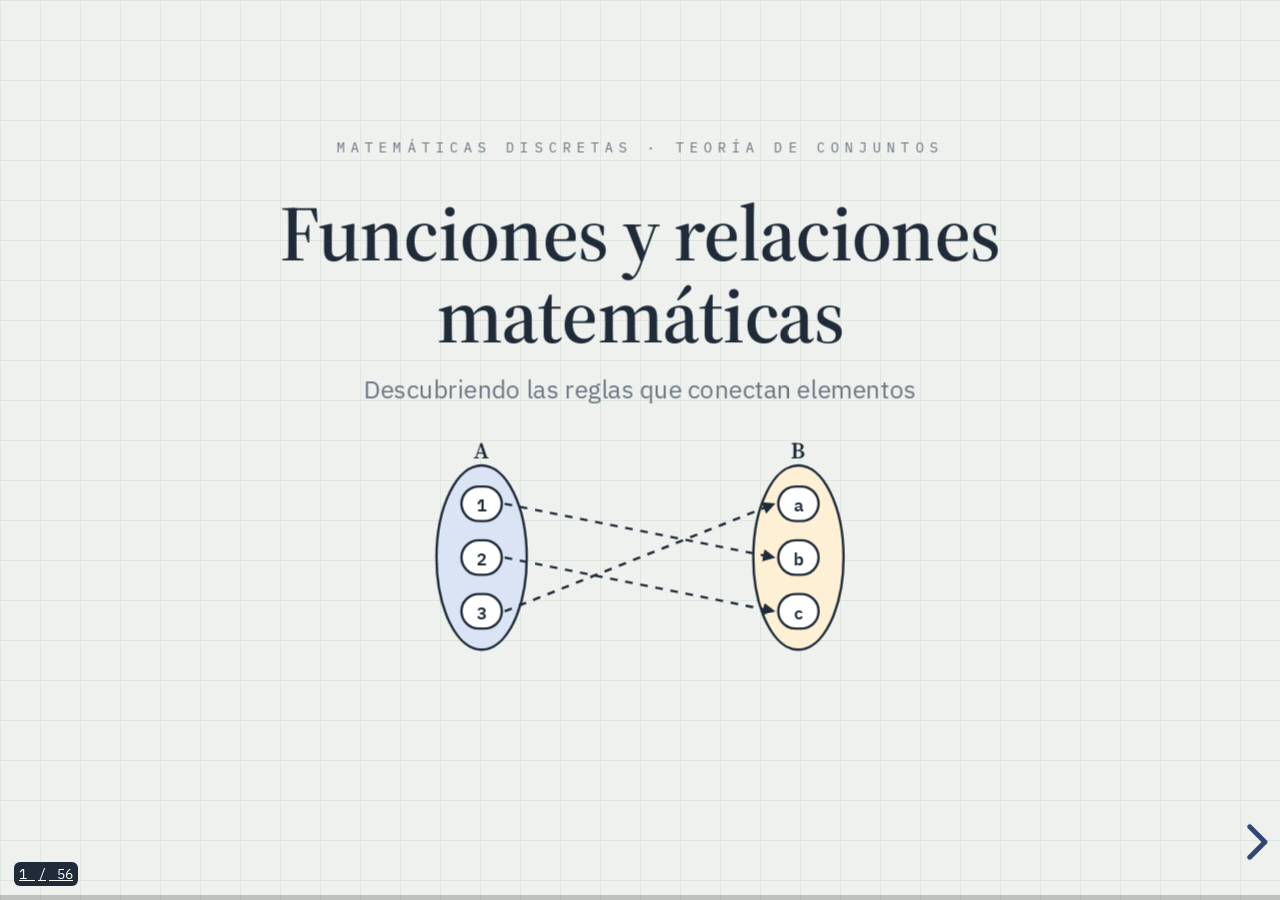
<file: html/funciones-relaciones/index.html>
<!doctype html>
<html lang="es">
<head>
<meta charset="utf-8">
<meta name="viewport" content="width=device-width, initial-scale=1">
<title>Funciones y relaciones matemáticas</title>
<link rel="stylesheet" href="lib/reveal/reveal.min.css">
<link rel="stylesheet" href="lib/fontawesome/css/all.min.css">
<link href="lib/fuentes/fuentes.css" rel="stylesheet">
<link rel="stylesheet" href="tema-redes.css">
<link rel="stylesheet" href="mate.css">
</head>
<body>
<div class="reveal"><div class="slides">

<!-- =====================================================================
     PORTADA
     ===================================================================== -->
<section data-transition="zoom" id="portada">
  <div class="kicker">Matemáticas discretas · Teoría de conjuntos</div>
  <h1 class="center" style="font-size:82px;margin-top:34px;line-height:1.05">Funciones y relaciones<br>matemáticas</h1>
  <p class="sub" style="font-size:26px;margin-top:16px">Descubriendo las reglas que conectan elementos</p>
  <div class="col-c mt24">
    <div class="mapdiag" data-a="1,2,3" data-b="a,b,c" data-map="1>b,2>c,3>a" data-anim="flow" data-w="440"
         data-label="Ilustración decorativa: una función que conecta tres elementos con otros tres" data-expect="fun,biy"></div>
  </div>
  <aside class="notes">Bienvenida. Hoy vamos a descubrir dos ideas que aparecen en toda la matemática y la computación: las funciones (reglas que a cada entrada le dan exactamente una salida) y las relaciones (listas de parejas conectadas). Cada concepto seguirá la misma ruta: pregunta, analogía, dibujo, intuición, definición formal, ejemplo, contraejemplo, reto y respuesta.</aside>
</section>

<!-- =====================================================================
     ÍNDICE
     ===================================================================== -->
<section data-transition="convex" id="indice">
  <div class="kicker">Ruta de la clase</div>
  <h2>¿Qué vamos a descubrir?</h2>
  <div class="two toc">
    <div class="list">
      <a class="item plain" href="#/funcion"><div class="sq"><i class="fa-solid fa-gears"></i></div><div><div class="t">A · ¿Qué es una función?</div><div class="v">dominio · codominio · imagen</div></div></a>
      <a class="item plain" href="#/inyectiva"><div class="sq"><i class="fa-solid fa-medal"></i></div><div><div class="t">B · Tipos de funciones</div><div class="v">inyectiva · sobreyectiva · biyectiva</div></div></a>
      <a class="item plain" href="#/relacion"><div class="sq"><i class="fa-solid fa-diagram-project"></i></div><div><div class="t">C · Relaciones</div><div class="v">reflexiva · simétrica · transitiva</div></div></a>
      <a class="item plain" href="#/ejercicios"><div class="sq"><i class="fa-solid fa-pencil"></i></div><div><div class="t">D · Ejercicios y reto final</div><div class="v">fácil · intermedio · avanzado</div></div></a>
    </div>
    <div>
      <div class="def">
        <div class="head"><i class="fa-solid fa-route"></i> Cada concepto sigue 9 pasos</div>
        <div class="body small">
          <div class="route" data-on="" style="flex-wrap:wrap;justify-content:flex-start;margin:0 0 10px"></div>
          Primero la <b>idea intuitiva</b> (con objetos cotidianos), después la <b>definición formal</b> y, al final, <b>tú</b> lo compruebas con un reto.
        </div>
      </div>
      <div class="note"><i class="fa-solid fa-keyboard"></i><span><b>Navegación:</b> <span class="mono">→</span> siguiente tema, <span class="mono">↓</span> siguiente paso del tema, <span class="mono">Esc</span> vista general, <span class="mono">S</span> notas del docente.</span></div>
    </div>
  </div>
  <aside class="notes">Las secciones se navegan hacia la derecha; los pasos de cada tema hacia abajo. La barra espaciadora recorre todo en orden. Pulsa Esc para ver el mapa completo de diapositivas.</aside>
</section>

<!-- =====================================================================
     SECCIÓN A · FUNCIONES
     ===================================================================== -->
<section>

  <section data-transition="convex" id="funcion">
    <div class="kicker">A · Funciones · Pregunta</div>
    <div class="route" data-on="1,2"></div>
    <h2>¿Dónde encontramos funciones?</h2>
    <div class="q"><i class="fa-solid fa-circle-question"></i><p>¿Cuántas fechas de cumpleaños tienes? ¿Y cuántas tiene tu mejor amigo?</p></div>
    <div class="three">
      <div class="item fragment fade-up"><div class="sq"><i class="fa-solid fa-cake-candles"></i></div><div><div class="t">Persona → fecha de nacimiento</div><div class="v">cada persona tiene una sola</div></div></div>
      <div class="item fragment fade-up"><div class="sq"><i class="fa-solid fa-tag"></i></div><div><div class="t">Producto → precio</div><div class="v">en la tienda, un precio por producto</div></div></div>
      <div class="item fragment fade-up"><div class="sq"><i class="fa-solid fa-calculator"></i></div><div><div class="t">Número → su doble</div><div class="v">entra 4, sale 8</div></div></div>
    </div>
    <div class="def hl mt24 fragment fade-up">
      <div class="head"><i class="fa-solid fa-lightbulb"></i> La idea</div>
      <div class="body lead">Una <b>función</b> es una regla que a <b>cada entrada</b> le asigna <b>exactamente una salida</b>.<br>
      <span class="muted small">Dos personas pueden cumplir años el mismo día; lo que no puede pasar es que una persona tenga dos fechas de nacimiento.</span></div>
    </div>
    <aside class="notes">Pide a los alumnos ejemplos: alumno → número de lista, país → capital, casa → dirección. Contraejemplo para después: persona → hermano (alguien puede tener varios o ninguno). La aclaración final anticipa algo clave: varias entradas sí pueden compartir salida.</aside>
  </section>

  <section data-transition="slide">
    <div class="kicker">A · Funciones · Analogía</div>
    <div class="route" data-on="2,3,4"></div>
    <h2>La máquina de funciones</h2>
    <div class="stage" style="height:270px">
      <svg class="wires" viewBox="0 0 1168 270"><line class="flow" x1="250" y1="120" x2="455" y2="120"/><line class="flow" x1="713" y1="120" x2="918" y2="120"/></svg>
      <div class="dev" style="left:200px;top:120px">
        <div class="numbox">
          <span class="fragment fade-out" data-fragment-index="1">?</span>
          <span class="fragment fade-out" data-fragment-index="2"><span class="fragment" data-fragment-index="1">3</span></span>
          <span class="fragment fade-out" data-fragment-index="3"><span class="fragment" data-fragment-index="2">5</span></span>
          <span class="fragment" data-fragment-index="3">−1</span>
        </div>
        <span class="lbl nt">Entrada · x</span>
      </div>
      <div class="dev" style="left:584px;top:120px">
        <div class="machine"><i class="fa-solid fa-gear" aria-hidden="true"></i><span class="rule">× 2</span></div>
        <span class="lbl nt">Regla · f</span>
      </div>
      <div class="dev" style="left:968px;top:120px">
        <div class="numbox out">
          <span class="fragment fade-out" data-fragment-index="1">?</span>
          <span class="fragment fade-out" data-fragment-index="2"><span class="later-in fragment custom" data-fragment-index="1" style="--delay:2.3s">6</span></span>
          <span class="fragment fade-out" data-fragment-index="3"><span class="later-in fragment custom" data-fragment-index="2" style="--delay:2.3s">10</span></span>
          <span class="later-in fragment custom" data-fragment-index="3" style="--delay:2.3s">−2</span>
        </div>
        <span class="lbl nt">Salida · f(x)</span>
      </div>
      <div class="pkt fragment custom" data-fragment-index="1" style="--x1:262px;--y1:120px;--x2:440px;--y2:120px;--dur:1.2s"><i class="fa-solid fa-cube"></i><span class="tag">3</span></div>
      <div class="pkt resp fragment custom" data-fragment-index="1" style="--x1:728px;--y1:120px;--x2:906px;--y2:120px;--dur:1.2s;--delay:1.2s"><i class="fa-solid fa-cube"></i><span class="tag">6</span></div>
      <div class="pkt fragment custom" data-fragment-index="2" style="--x1:262px;--y1:120px;--x2:440px;--y2:120px;--dur:1.2s"><i class="fa-solid fa-cube"></i><span class="tag">5</span></div>
      <div class="pkt resp fragment custom" data-fragment-index="2" style="--x1:728px;--y1:120px;--x2:906px;--y2:120px;--dur:1.2s;--delay:1.2s"><i class="fa-solid fa-cube"></i><span class="tag">10</span></div>
      <div class="pkt fragment custom" data-fragment-index="3" style="--x1:262px;--y1:120px;--x2:440px;--y2:120px;--dur:1.2s"><i class="fa-solid fa-cube"></i><span class="tag">−1</span></div>
      <div class="pkt resp fragment custom" data-fragment-index="3" style="--x1:728px;--y1:120px;--x2:906px;--y2:120px;--dur:1.2s;--delay:1.2s"><i class="fa-solid fa-cube"></i><span class="tag">−2</span></div>
    </div>
    <div class="captions">
      <div class="cap fragment fade-out" data-fragment-index="1"><span class="n">0</span><span>Una máquina: <b>entra</b> un número, la <b>regla</b> lo transforma y <b>sale</b> otro número.</span></div>
      <div class="cap fragment fade-in-then-out" data-fragment-index="1"><span class="n">1</span><span>Entra 3 y sale 6. Lo escribimos \(f(3)=6\) y se lee «f de 3 es 6».</span></div>
      <div class="cap fragment fade-in-then-out" data-fragment-index="2"><span class="n">2</span><span>Entra 5 y sale 10: \(f(5)=10\). Si vuelve a entrar 3, saldrá <b>otra vez</b> 6.</span></div>
      <div class="cap done fragment fade-in" data-fragment-index="3"><span class="n">3</span><span>La regla completa es \(f(x)=2x\). <b class="ac">Cada entrada produce exactamente una salida.</b></span></div>
    </div>
    <aside class="notes">Para niños: la máquina nunca "duda": si le das el mismo número, siempre devuelve lo mismo. Una máquina que con el 3 a veces diera 6 y a veces 7 no sería una función. Introduce la notación f(x): f es el nombre de la máquina, x lo que entra y f(x) lo que sale.</aside>
  </section>

  <section data-transition="slide">
    <div class="kicker">A · Funciones · Visual</div>
    <div class="route" data-on="3,4"></div>
    <h2>Dominio, codominio e imagen</h2>
    <div class="split" style="grid-template-columns:470px 1fr">
      <div class="fig">
        <div class="mapdiag" data-a="1,2,3" data-b="2,4,6,8" data-map="1>2,2>4,3>6" data-ca="dominio" data-cb="codominio" data-ok-b="2,4,6"
             data-label="Función f(x)=2x de A={1,2,3} en B={2,4,6,8}; los elementos 2, 4 y 6 forman la imagen" data-expect="fun,iny,!sob"></div>
        <div class="figcap">\(f:A\to B,\ f(x)=2x\). Resaltados con borde grueso: los elementos de la <b>imagen</b>. El 8 no recibe flecha.</div>
      </div>
      <div class="list tight">
        <div class="item fragment fade-left"><div class="sq"><i class="fa-solid fa-right-to-bracket"></i></div><div><div class="t">Dominio: \(A=\{1,2,3\}\)</div><div class="v">todas las entradas</div></div></div>
        <div class="item fragment fade-left"><div class="sq"><i class="fa-solid fa-box-open"></i></div><div><div class="t">Codominio: \(B=\{2,4,6,8\}\)</div><div class="v">las salidas permitidas (se declara)</div></div></div>
        <div class="item fragment fade-left"><div class="sq"><i class="fa-solid fa-bullseye"></i></div><div><div class="t">Imagen: \(\operatorname{Im}(f)=\{2,4,6\}\)</div><div class="v">las salidas que realmente salen</div></div></div>
        <div class="note fragment mt8"><i class="fa-solid fa-film"></i><span><b>Cine:</b> el codominio son <b>todos los asientos</b>; la imagen, los <b>asientos ocupados</b>. Siempre \(\operatorname{Im}(f)\subseteq B\), pero no tienen que ser iguales.</span></div>
      </div>
    </div>
    <aside class="notes">Error muy común: confundir codominio con imagen. El codominio lo DECLARAMOS al escribir f: A → B; la imagen la CALCULAMOS: Im(f) = {f(x) : x ∈ A}. Sobre "rango": muchos libros lo usan como sinónimo de imagen (así lo usamos aquí), pero algunos lo usan para el codominio; conviene preguntar siempre qué significa en cada texto.</aside>
  </section>

  <section data-transition="slide">
    <div class="kicker">A · Funciones · Definición</div>
    <div class="route" data-on="5"></div>
    <h2>Definición formal de función</h2>
    <div class="def hl mt16">
      <div class="head"><i class="fa-solid fa-book"></i> Definición</div>
      <div class="body">Sean \(A\) y \(B\) conjuntos. Una <b>función</b> \(f:A\to B\) asigna a cada \(x\in A\) <b>un único</b> elemento \(f(x)\in B\):
        <div class="formula">\[\forall x\in A\ \ \exists!\,y\in B:\ f(x)=y\]</div>
        <span class="small muted">\(\exists!\) se lee «existe uno y solo uno». \(A\) es el <b>dominio</b>, \(B\) el <b>codominio</b> e \(\operatorname{Im}(f)=\{f(x):x\in A\}\subseteq B\) la <b>imagen</b>.</span>
      </div>
    </div>
    <div class="two tight">
      <div class="item fragment fade-up"><div class="sq"><i class="fa-solid fa-arrow-right"></i></div><div><div class="t">1 · Existencia</div><div class="v" style="font-family:var(--sans);font-size:18px">Ningún elemento de \(A\) se queda <b>sin flecha</b>.</div></div></div>
      <div class="item fragment fade-up"><div class="sq"><i class="fa-solid fa-1"></i></div><div><div class="t">2 · Unicidad</div><div class="v" style="font-family:var(--sans);font-size:18px">Ningún elemento de \(A\) tiene <b>dos flechas</b>.</div></div></div>
    </div>
    <div class="note fragment"><i class="fa-solid fa-triangle-exclamation"></i><span>En \(B\) <b>no se exige nada</b>: un elemento del codominio puede recibir varias flechas o ninguna, y \(f\) sigue siendo función.</span></div>
    <aside class="notes">Las dos condiciones se leen mirando las flechas que SALEN de cada elemento de A: exactamente una. Las flechas que LLEGAN a B no importan para decidir si es función; importarán después para inyectiva y sobreyectiva.</aside>
  </section>

  <section data-transition="slide">
    <div class="kicker">A · Funciones · Ejemplo y contraejemplos</div>
    <div class="route" data-on="6,7"></div>
    <h2>¿Función o no función?</h2>
    <div class="three">
      <div class="panel hl fig">
        <h3>Diagrama 1</h3>
        <div class="mapdiag" data-a="1,2,3" data-b="a,b,c" data-map="1>a,2>a,3>b" data-hl="1>a,2>a" data-expect="fun"></div>
        <span class="verdict yes fragment" data-fragment-index="1"><i class="fa-solid fa-check"></i> Sí es función</span>
        <div class="figcap fragment" data-fragment-index="1">Cada número tiene <b>una</b> flecha. Que 1 y 2 compartan la salida \(a\) <b>está permitido</b>.</div>
      </div>
      <div class="panel bad fig">
        <h3>Diagrama 2</h3>
        <div class="mapdiag" data-a="1,2,3" data-b="a,b,c" data-map="1>a,1>b,2>b,3>c" data-bad="1>a,1>b" data-mark-a="1" data-expect="!fun"></div>
        <span class="verdict no fragment" data-fragment-index="2"><i class="fa-solid fa-xmark"></i> No es función</span>
        <div class="figcap fragment" data-fragment-index="2">El <b>1 tiene dos salidas</b> (\(a\) y \(b\)): falla la unicidad. ¿Cuál sería \(f(1)\)?</div>
      </div>
      <div class="panel bad fig">
        <h3>Diagrama 3</h3>
        <div class="mapdiag" data-a="1,2,3" data-b="a,b,c" data-map="1>a,2>b" data-mark-a="3" data-expect="!fun"></div>
        <span class="verdict no fragment" data-fragment-index="3"><i class="fa-solid fa-xmark"></i> No es función</span>
        <div class="figcap fragment" data-fragment-index="3">El <b>3 no tiene flecha</b>: falla la existencia. \(f(3)\) no está definido.</div>
      </div>
    </div>
    <aside class="notes">Antes de cada clic, pregunta al grupo: ¿es función? ¿por qué? Señala que en el diagrama 1 el elemento c del codominio no recibe flecha y no pasa nada. Los elementos marcados con cruz y borde punteado son los que causan el fallo.</aside>
  </section>

  <section data-transition="zoom">
    <div class="kicker">A · Funciones · Reto</div>
    <div class="route" data-on="8,9"></div>
    <h2>Tu turno</h2>
    <div class="two tight">
      <div class="reto">
        <div class="head"><i class="fa-solid fa-puzzle-piece"></i> Reto 1</div>
        <div class="mapdiag" data-a="Ana,Luis,Sofía" data-b="perro,gato,pez" data-map="Ana>perro,Luis>perro,Sofía>pez" data-la="Niños" data-lb="Mascotas" data-w="440" data-expect="fun,!iny,!sob"></div>
        <div class="qtext">«Mascota favorita». ¿Es función? ¿Cuál es su imagen?</div>
        <button class="ans-btn" aria-controls="ans-a1" aria-expanded="false"><i class="fa-solid fa-eye"></i> Ver respuesta</button>
        <div class="ans" id="ans-a1" hidden><span class="lbl-ans">Respuesta</span><b>Sí es función</b>: cada niño tiene exactamente una flecha. La imagen es \(\{\text{perro},\text{pez}\}\); «gato» está en el codominio pero no en la imagen.</div>
      </div>
      <div class="reto">
        <div class="head"><i class="fa-solid fa-puzzle-piece"></i> Reto 2</div>
        <div class="qtext">Regla sobre los reales: «a cada \(x\in\mathbb{R}\) le asigno un número cuyo cuadrado es \(x\)». ¿Define una función \(\mathbb{R}\to\mathbb{R}\)?</div>
        <div class="small muted mt8">Pista: prueba con \(x=4\) y con \(x=-1\).</div>
        <button class="ans-btn" aria-controls="ans-a2" aria-expanded="false"><i class="fa-solid fa-eye"></i> Ver respuesta</button>
        <div class="ans" id="ans-a2" hidden><span class="lbl-ans">Respuesta</span><b>No.</b> Para \(x=4\) hay <b>dos</b> candidatos, \(2\) y \(-2\) (falla la unicidad), y para \(x=-1\) <b>ninguno</b>, porque ningún real al cuadrado da \(-1\) (falla la existencia).<br><span class="small">En cambio, \(g:[0,\infty)\to\mathbb{R},\ g(x)=\sqrt{x}\) sí es función: \(\sqrt{x}\) es <b>la</b> raíz no negativa.</span></div>
      </div>
    </div>
    <aside class="notes">Deja 1–2 minutos antes de revelar. En el reto 2 se ven a la vez los dos fallos posibles: una entrada con dos salidas y una entrada sin salida.</aside>
  </section>

</section>

<!-- =====================================================================
     SECCIÓN B · INYECTIVA
     ===================================================================== -->
<section>

  <section data-transition="concave" id="inyectiva">
    <div class="kicker">B · Función inyectiva · Pregunta y analogía</div>
    <div class="route" data-on="1,2,3,4"></div>
    <h2>La regla de no repetir salidas</h2>
    <div class="q" style="margin-top:14px"><i class="fa-solid fa-medal"></i><p>Hay una sola medalla de cada tipo. ¿Pueden dos niños quedarse con la misma?</p></div>
    <div class="two tight" style="align-items:center">
      <div class="fig">
        <div class="mapdiag" data-a="Ana,Luis,Sofía" data-b="oro,plata,bronce,estrella" data-map="Ana>oro,Luis>plata,Sofía>bronce" data-la="Niños" data-lb="Medallas"
             data-frag="seq" data-expect="fun,iny,!sob"></div>
      </div>
      <div>
        <p class="lead fragment">Cada niño recibe <b>su propia</b> medalla: <b>ningún par de niños comparte medalla</b>.</p>
        <p class="lead mt16 fragment">Sobró la medalla «estrella»… <b>y no importa</b>: la inyectividad solo prohíbe que dos entradas <b>compartan</b> una salida.</p>
        <div class="note fragment"><i class="fa-solid fa-eye"></i><span><b>Prueba visual:</b> a cada elemento del codominio le llega <b>como máximo una</b> flecha.</span></div>
      </div>
    </div>
    <aside class="notes">Las flechas aparecen una por clic: pregunta antes de cada una «¿qué medalla puede recibir?». Recalca que inyectiva NO significa que todas las medallas se repartan; eso será sobreyectiva.</aside>
  </section>

  <section data-transition="slide">
    <div class="kicker">B · Función inyectiva · Visual</div>
    <div class="route" data-on="3,6,7"></div>
    <h2>¿Inyectiva o no?</h2>
    <div class="two">
      <div class="panel hl fig">
        <h3>Inyectiva</h3>
        <div class="mapdiag" data-a="1,2,3" data-b="a,b,c,d" data-map="1>a,2>b,3>c" data-hl="1>a,2>b,3>c" data-expect="fun,iny"></div>
        <span class="verdict yes"><i class="fa-solid fa-check"></i> Salidas distintas</span>
        <div class="figcap">\(f(1)=a,\ f(2)=b,\ f(3)=c\): todas diferentes.</div>
      </div>
      <div class="panel bad fig">
        <h3>No inyectiva</h3>
        <div class="mapdiag" data-a="1,2,3" data-b="a,b,c,d" data-map="1>a,2>b,3>b" data-bad="2>b,3>b" data-mark-b="b" data-expect="fun,!iny"></div>
        <span class="verdict no"><i class="fa-solid fa-xmark"></i> Salida repetida</span>
        <div class="figcap fragment">\(f(2)=f(3)=b\) con \(2\neq3\): dos entradas distintas <b>comparten</b> la salida \(b\).</div>
      </div>
    </div>
    <aside class="notes">Ambos diagramas son funciones (cada elemento de A tiene exactamente una flecha). Solo cambia lo que ocurre en el codominio. En los dos, d se queda sin flecha: eso no afecta la inyectividad.</aside>
  </section>

  <section data-transition="slide">
    <div class="kicker">B · Función inyectiva · Definición</div>
    <div class="route" data-on="5"></div>
    <h2>Definición formal de inyectividad</h2>
    <div class="def hl mt16">
      <div class="head"><i class="fa-solid fa-book"></i> Definición</div>
      <div class="body">Una función \(f:A\to B\) es <b>inyectiva</b> si elementos distintos del dominio tienen imágenes distintas:
        <div class="formula">\[\forall x_1,x_2\in A:\quad f(x_1)=f(x_2)\ \Rightarrow\ x_1=x_2\]</div>
      </div>
    </div>
    <div class="two tight">
      <div class="def fragment">
        <div class="head"><i class="fa-solid fa-arrows-left-right"></i> Forma equivalente</div>
        <div class="body">\[x_1\neq x_2\ \Rightarrow\ f(x_1)\neq f(x_2)\]
          <span class="small">Es la <b>contrapositiva</b>: «\(P\Rightarrow Q\)» equivale a «\(\neg Q\Rightarrow\neg P\)».</span></div>
      </div>
      <div class="def fragment">
        <div class="head"><i class="fa-solid fa-child"></i> En palabras</div>
        <div class="body">«Si dos entradas dan la <b>misma salida</b>, es porque eran <b>la misma entrada</b>.»<br><span class="small muted">La primera forma es la más cómoda para <b>demostrar</b>: partimos de \(f(x_1)=f(x_2)\) y despejamos.</span></div>
      </div>
    </div>
    <div class="note fragment"><i class="fa-solid fa-triangle-exclamation"></i><span>Inyectiva <b>no</b> significa «todos los elementos del codominio reciben flecha». Eso es otra propiedad: <b>sobreyectiva</b>.</span></div>
    <aside class="notes">Lee la fórmula en voz alta: "para todo x1 y x2 en A, si f(x1) es igual a f(x2), entonces x1 es igual a x2". Para refutar la inyectividad basta UN par x1 ≠ x2 con f(x1) = f(x2).</aside>
  </section>

  <section data-transition="slide">
    <div class="kicker">B · Función inyectiva · Ejemplo resuelto</div>
    <div class="route" data-on="6"></div>
    <h2>\(f:\mathbb{R}\to\mathbb{R},\ f(x)=2x\) es inyectiva</h2>
    <div class="split" style="grid-template-columns:420px 1fr">
      <div>
        <div class="def">
          <div class="head"><i class="fa-solid fa-flask"></i> Primero, probamos números</div>
          <div class="body">\(f(1)=2,\ f(3)=6,\ f(-3)=-6\)<br><span class="small muted">Salidas distintas… pero probar algunos números <b>no demuestra</b> nada para <b>todos</b> los reales.</span></div>
        </div>
        <div class="note"><i class="fa-solid fa-lightbulb"></i><span>Una demostración debe funcionar para <b>cualquier</b> par \(x_1,x_2\).</span></div>
      </div>
      <div class="steps">
        <div class="step fragment">Supongamos \(f(x_1)=f(x_2)\) para dos reales cualesquiera.</div>
        <div class="step fragment">Sustituimos la regla: \(2x_1=2x_2\).</div>
        <div class="step fragment">Dividimos entre \(2\) (se puede, porque \(2\neq0\)): \(x_1=x_2\).</div>
        <div class="step concl fragment">Igual salida ⇒ igual entrada: \(f\) es <b>inyectiva</b>.</div>
      </div>
    </div>
    <aside class="notes">Señala el papel de cada paso: suponer la hipótesis, usar la regla y llegar a la conclusión. Pregunta: ¿funcionaría igual con f(x) = 0·x? No: ahí no se puede dividir entre 0 y, de hecho, f(1) = f(2) = 0.</aside>
  </section>

  <section data-transition="slide">
    <div class="kicker">B · Función inyectiva · Contraejemplo</div>
    <div class="route" data-on="7"></div>
    <h2>\(x^2\): misma regla, distinto dominio</h2>
    <div class="two tight">
      <div class="panel bad">
        <h3>\(g:\mathbb{R}\to\mathbb{R},\ g(x)=x^2\)</h3>
        <div class="fig">
          <div class="mapdiag" data-a="−2,2" data-b="4" data-map="−2>4,2>4" data-bad="−2>4,2>4" data-mark-b="4" data-la="trozo de ℝ" data-lb="trozo de ℝ" data-w="380" data-gap="52" data-expect="fun,!iny"></div>
        </div>
        <div class="steps mt8">
          <div class="step">\(g(2)=4\) y \(g(-2)=4\), pero \(2\neq-2\).</div>
          <div class="step fail">Un solo par basta: <b>no es inyectiva</b>.</div>
        </div>
      </div>
      <div class="panel hl fragment">
        <h3>\(h:[0,\infty)\to\mathbb{R},\ h(x)=x^2\)</h3>
        <div class="steps mt8">
          <div class="step">Si \(x_1^2=x_2^2\), entonces \((x_1-x_2)(x_1+x_2)=0\).</div>
          <div class="step">Luego \(x_1=x_2\) o \(x_1=-x_2\).</div>
          <div class="step">Si \(x_1=-x_2\) con ambos \(\ge0\), los dos son \(0\); así que \(x_1=x_2\).</div>
          <div class="step concl"><b>Sí es inyectiva</b> en los reales no negativos.</div>
        </div>
      </div>
    </div>
    <div class="note fragment"><i class="fa-solid fa-key"></i><span>La inyectividad depende del <b>dominio declarado</b>: al quitar los negativos ya no hay «gemelos» \(x\) y \(-x\).</span></div>
    <aside class="notes">El diagrama de la izquierda solo muestra un trozo de ℝ (los elementos −2, 2 y 4), suficiente para exhibir el contraejemplo. Haz que los alumnos encuentren otro par: g(3) = g(−3) = 9.</aside>
  </section>

  <section data-transition="zoom">
    <div class="kicker">B · Función inyectiva · Reto</div>
    <div class="route" data-on="8,9"></div>
    <h2>¿Es inyectiva?</h2>
    <div class="two tight">
      <div class="reto">
        <div class="head"><i class="fa-solid fa-puzzle-piece"></i> Reto 1</div>
        <div class="mapdiag" data-a="1,2,3,4" data-b="a,b,c,d" data-map="1>c,2>a,3>d,4>a" data-w="400" data-expect="fun,!iny,!sob"></div>
        <button class="ans-btn" aria-controls="ans-i1" aria-expanded="false"><i class="fa-solid fa-eye"></i> Ver respuesta</button>
        <div class="ans" id="ans-i1" hidden><span class="lbl-ans">Respuesta</span><b>No.</b> \(f(2)=f(4)=a\) y \(2\neq4\): dos entradas comparten salida.</div>
      </div>
      <div class="reto">
        <div class="head"><i class="fa-solid fa-puzzle-piece"></i> Reto 2</div>
        <div class="qtext">a) \(f:\mathbb{Z}\to\mathbb{Z},\ f(n)=n+5\)<br>b) \(f:\mathbb{R}\to\mathbb{R},\ f(x)=|x|\)<br><span class="small muted">Justifica: demostración si es inyectiva; contraejemplo si no.</span></div>
        <button class="ans-btn" aria-controls="ans-i2" aria-expanded="false"><i class="fa-solid fa-eye"></i> Ver respuesta</button>
        <div class="ans" id="ans-i2" hidden><span class="lbl-ans">Respuesta</span>a) <b>Sí:</b> \(n_1+5=n_2+5\Rightarrow n_1=n_2\).<br>b) <b>No:</b> \(|{-1}|=|1|=1\) pero \(-1\neq1\).</div>
      </div>
    </div>
    <aside class="notes">En el reto 1 los alumnos deben mirar el codominio: a recibe dos flechas. En el reto 2 se practica el estilo formal: demostración general o un contraejemplo concreto.</aside>
  </section>

</section>

<!-- =====================================================================
     SECCIÓN B · SOBREYECTIVA
     ===================================================================== -->
<section>

  <section data-transition="concave" id="sobreyectiva">
    <div class="kicker">B · Función sobreyectiva · Pregunta y analogía</div>
    <div class="route" data-on="1,2,3,4"></div>
    <h2>Nadie se queda sin recibir</h2>
    <div class="q" style="margin-top:14px"><i class="fa-solid fa-box-open"></i><p>Repartimos pelotas en cajas. ¿Quedó alguna caja vacía?</p></div>
    <div class="two tight" style="align-items:center">
      <div class="fig">
        <div class="mapdiag" data-a="p1,p2,p3,p4" data-b="roja,azul,verde" data-map="p1>roja,p2>azul,p3>verde,p4>verde" data-la="Pelotas" data-lb="Cajas"
             data-frag="seq" data-expect="fun,sob,!iny"></div>
      </div>
      <div>
        <p class="lead fragment">Cada pelota va a <b>una</b> caja (es una función) y <b>todas las cajas</b> reciben al menos una pelota.</p>
        <p class="lead mt16 fragment">La caja verde recibió dos pelotas… <b>y no importa</b>: aquí solo pedimos que <b>ninguna caja quede vacía</b>.</p>
        <div class="note fragment"><i class="fa-solid fa-eye"></i><span><b>Prueba visual:</b> a cada elemento del codominio le llega <b>al menos una</b> flecha.</span></div>
      </div>
    </div>
    <aside class="notes">Las pelotas son el dominio y las cajas el codominio. Sobreyectiva mira el codominio completo: no puede sobrar ninguna caja. Otra analogía: en una fiesta, todos los regalos tienen dueño.</aside>
  </section>

  <section data-transition="slide">
    <div class="kicker">B · Función sobreyectiva · Visual</div>
    <div class="route" data-on="3,6,7"></div>
    <h2>¿Sobreyectiva o no?</h2>
    <div class="two">
      <div class="panel hl fig">
        <h3>Sobreyectiva</h3>
        <div class="mapdiag" data-a="1,2,3,4" data-b="a,b,c" data-map="1>a,2>b,3>c,4>c" data-ok-b="a,b,c" data-expect="fun,sob"></div>
        <span class="verdict yes"><i class="fa-solid fa-check"></i> Todos reciben</span>
        <div class="figcap">\(\operatorname{Im}(f)=\{a,b,c\}=B\).</div>
      </div>
      <div class="panel bad fig">
        <h3>No sobreyectiva</h3>
        <div class="mapdiag" data-a="1,2,3" data-b="a,b,c,d" data-map="1>a,2>b,3>c" data-mark-b="d" data-expect="fun,!sob"></div>
        <span class="verdict no"><i class="fa-solid fa-xmark"></i> Alguien se queda sin flecha</span>
        <div class="figcap fragment">\(d\in B\) no es imagen de nadie: \(\operatorname{Im}(f)=\{a,b,c\}\neq B\).</div>
      </div>
    </div>
    <aside class="notes">Observa que el diagrama de la derecha sí es inyectivo; solo falla la sobreyectividad. Así se ve que son propiedades independientes.</aside>
  </section>

  <section data-transition="slide">
    <div class="kicker">B · Función sobreyectiva · Definición</div>
    <div class="route" data-on="5"></div>
    <h2>Definición formal de sobreyectividad</h2>
    <div class="def hl mt16">
      <div class="head"><i class="fa-solid fa-book"></i> Definición</div>
      <div class="body">Una función \(f:A\to B\) es <b>sobreyectiva</b> (o suprayectiva) si cada elemento del codominio es imagen de al menos un elemento del dominio:
        <div class="formula">\[\forall y\in B,\ \exists x\in A:\ f(x)=y\qquad\Longleftrightarrow\qquad \operatorname{Im}(f)=B\]</div>
      </div>
    </div>
    <div class="def mt24 fragment">
      <div class="head"><i class="fa-solid fa-list-check"></i> Cómo se comprueba</div>
      <div class="body">
        <div class="steps">
          <div class="step">Toma un \(y\) <b>cualquiera</b> del codominio \(B\) (¡todos cuentan!).</div>
          <div class="step">Resuelve \(f(x)=y\) para encontrar un candidato \(x\).</div>
          <div class="step">Verifica que ese \(x\) pertenece al <b>dominio</b> \(A\) y que \(f(x)=y\).</div>
        </div>
      </div>
    </div>
    <aside class="notes">El orden de los cuantificadores importa: primero se elige y (cualquiera) y después se busca x, que puede depender de y. Para refutar basta un y del codominio sin preimagen.</aside>
  </section>

  <section data-transition="slide">
    <div class="kicker">B · Función sobreyectiva · Ejemplo resuelto</div>
    <div class="route" data-on="6"></div>
    <h2>\(f:\mathbb{R}\to\mathbb{R},\ f(x)=x^3\) es sobreyectiva</h2>
    <div class="split" style="grid-template-columns:450px 1fr">
      <div>
        <div class="def">
          <div class="head"><i class="fa-solid fa-flask"></i> Probamos algunos \(y\)</div>
          <div class="body">\(y=8\): \(\ x=2\), pues \(2^3=8\).<br>\(y=-8\): \(\ x=-2\), pues \((-2)^3=-8\).<br>\(y=5\): \(\ x=\sqrt[3]{5}\approx1.71\).</div>
        </div>
        <div class="note"><i class="fa-solid fa-lightbulb"></i><span>Todo real (también los negativos) tiene <b>raíz cúbica real</b>.</span></div>
      </div>
      <div class="steps">
        <div class="step fragment">Sea \(y\in\mathbb{R}\) cualquiera.</div>
        <div class="step fragment">Buscamos \(x\) con \(x^3=y\): proponemos \(x=\sqrt[3]{y}\).</div>
        <div class="step fragment">\(\sqrt[3]{y}\in\mathbb{R}\), es decir, está en el dominio.</div>
        <div class="step fragment">Comprobamos: \(f(\sqrt[3]{y})=(\sqrt[3]{y})^3=y\).</div>
        <div class="step concl fragment">Todo \(y\) del codominio se alcanza: \(f\) es <b>sobreyectiva</b>.</div>
      </div>
    </div>
    <aside class="notes">Ejemplo finito equivalente: el diagrama de pelotas y cajas. Aquí el codominio es infinito, así que no podemos revisar elemento por elemento: necesitamos un argumento para un y arbitrario.</aside>
  </section>

  <section data-transition="slide">
    <div class="kicker">B · Función sobreyectiva · Contraejemplo</div>
    <div class="route" data-on="7"></div>
    <h2>\(x^2\): misma regla, distinto codominio</h2>
    <div class="two tight">
      <div class="panel bad">
        <h3>\(g:\mathbb{R}\to\mathbb{R},\ g(x)=x^2\)</h3>
        <div class="steps mt8">
          <div class="step">Elegimos \(y=-1\), que <b>sí</b> está en el codominio \(\mathbb{R}\).</div>
          <div class="step">¿Hay \(x\in\mathbb{R}\) con \(x^2=-1\)? No: \(x^2\ge0\) para todo real.</div>
          <div class="step fail"><b>No es sobreyectiva</b>: \(\operatorname{Im}(g)=[0,\infty)\neq\mathbb{R}\).</div>
        </div>
      </div>
      <div class="panel hl fragment">
        <h3>\(g:\mathbb{R}\to[0,\infty),\ g(x)=x^2\)</h3>
        <div class="steps mt8">
          <div class="step">Ahora el codominio es \([0,\infty)\). Sea \(y\ge0\).</div>
          <div class="step">Tomamos \(x=\sqrt{y}\in\mathbb{R}\).</div>
          <div class="step">\(g(\sqrt{y})=(\sqrt{y})^2=y\).</div>
          <div class="step concl"><b>Sí es sobreyectiva</b>.</div>
        </div>
      </div>
    </div>
    <div class="note fragment"><i class="fa-solid fa-key"></i><span>La sobreyectividad depende del <b>codominio declarado</b>. La regla \(x^2\) es la misma; lo que cambió es el conjunto de llegada.</span></div>
    <aside class="notes">Por eso al clasificar siempre hay que escribir f: A → B completo. «x² es sobreyectiva» es una frase incompleta: ¿de dónde a dónde?</aside>
  </section>

  <section data-transition="zoom">
    <div class="kicker">B · Función sobreyectiva · Reto</div>
    <div class="route" data-on="8,9"></div>
    <h2>¿Es sobreyectiva?</h2>
    <div class="two tight">
      <div class="reto">
        <div class="head"><i class="fa-solid fa-puzzle-piece"></i> Reto 1</div>
        <div class="mapdiag" data-a="1,2,3" data-b="a,b" data-map="1>a,2>a,3>b" data-w="380" data-expect="fun,sob,!iny"></div>
        <button class="ans-btn" aria-controls="ans-s1" aria-expanded="false"><i class="fa-solid fa-eye"></i> Ver respuesta</button>
        <div class="ans" id="ans-s1" hidden><span class="lbl-ans">Respuesta</span><b>Sí.</b> Revisamos <b>todo</b> \(B\): \(a=f(1)\) y \(b=f(3)\). (No es inyectiva: \(f(1)=f(2)\).)</div>
      </div>
      <div class="reto">
        <div class="head"><i class="fa-solid fa-puzzle-piece"></i> Reto 2</div>
        <div class="qtext">a) \(f:\mathbb{Z}\to\mathbb{Z},\ f(n)=2n\)<br>b) \(f:\mathbb{R}\to\mathbb{R},\ f(x)=2x\)</div>
        <button class="ans-btn" aria-controls="ans-s2" aria-expanded="false"><i class="fa-solid fa-eye"></i> Ver respuesta</button>
        <div class="ans" id="ans-s2" hidden><span class="lbl-ans">Respuesta</span>a) <b>No:</b> para \(y=3\) haría falta \(n=\tfrac32\notin\mathbb{Z}\). Solo salen los pares.<br>b) <b>Sí:</b> dado \(y\in\mathbb{R}\), \(x=\tfrac{y}{2}\in\mathbb{R}\) y \(f(\tfrac y2)=y\).</div>
      </div>
    </div>
    <aside class="notes">El reto 2 muestra que también el DOMINIO influye: misma regla 2x, pero con enteros el candidato y/2 puede no ser entero.</aside>
  </section>

</section>

<!-- =====================================================================
     SECCIÓN B · BIYECTIVA
     ===================================================================== -->
<section>

  <section data-transition="concave" id="biyectiva">
    <div class="kicker">B · Función biyectiva · Pregunta y analogía</div>
    <div class="route" data-on="1,2,3,4"></div>
    <h2>Una pareja perfecta</h2>
    <div class="q" style="margin-top:14px"><i class="fa-solid fa-people-arrows"></i><p>En el baile, ¿todos tienen pareja y nadie comparte la suya?</p></div>
    <div class="two tight" style="align-items:center">
      <div class="fig">
        <div class="mapdiag" data-a="Ana,Luis,Sofía" data-b="Beto,Carla,Dani" data-map="Ana>Dani,Luis>Carla,Sofía>Beto" data-la="Grupo 1" data-lb="Grupo 2"
             data-frag="seq" data-expect="fun,biy"></div>
      </div>
      <div class="list tight">
        <div class="item fragment fade-left"><div class="sq"><i class="fa-solid fa-user-check"></i></div><div><div class="t">Nadie comparte pareja</div><div class="v">inyectiva</div></div></div>
        <div class="item fragment fade-left"><div class="sq"><i class="fa-solid fa-users"></i></div><div><div class="t">Nadie se queda sin bailar</div><div class="v">sobreyectiva</div></div></div>
        <div class="item fragment fade-left"><div class="sq"><i class="fa-solid fa-handshake"></i></div><div><div class="t">¡Las dos cosas a la vez!</div><div class="v">biyectiva · «uno a uno»</div></div></div>
      </div>
    </div>
    <aside class="notes">Una biyección es un emparejamiento perfecto entre dos grupos: cada integrante del grupo 2 recibe exactamente una flecha.</aside>
  </section>

  <section data-transition="slide">
    <div class="kicker">B · Función biyectiva · Definición</div>
    <div class="route" data-on="5"></div>
    <h2>Definición formal de biyectividad</h2>
    <div class="def hl mt16">
      <div class="head"><i class="fa-solid fa-book"></i> Definición</div>
      <div class="body">Una función \(f:A\to B\) es <b>biyectiva</b> si es <b>inyectiva y sobreyectiva</b>:
        <div class="formula">\[f\text{ es biyectiva}\iff f\text{ es inyectiva}\ \land\ f\text{ es sobreyectiva}\]</div>
        <span class="small">Equivale a: \(\forall y\in B\ \exists!\,x\in A:\ f(x)=y\). A cada elemento de \(B\) le llega <b>exactamente una</b> flecha.</span>
      </div>
    </div>
    <div class="two tight">
      <div class="def fragment">
        <div class="head"><i class="fa-solid fa-list-check"></i> Para verificarla</div>
        <div class="body small">Hay que comprobar <b>las dos</b> propiedades por separado. Si falla una, no es biyectiva.</div>
      </div>
      <div class="def fragment">
        <div class="head"><i class="fa-solid fa-hashtag"></i> Conjuntos finitos</div>
        <div class="body small">Si \(f:A\to B\) es biyectiva y \(A,B\) son finitos, entonces \(|A|=|B|\): tienen la misma cantidad de elementos.</div>
      </div>
    </div>
    <aside class="notes">El recíproco de la propiedad finita no es cierto en general: que |A| = |B| no garantiza que una función concreta sea biyectiva (por ejemplo, una función constante). Lo que sí es cierto: si |A| = |B| es finito, f es inyectiva si y solo si es sobreyectiva.</aside>
  </section>

  <section data-transition="slide">
    <div class="kicker">B · Función biyectiva · Ejemplo y función inversa</div>
    <div class="route" data-on="6"></div>
    <h2>Si es biyectiva, se puede «dar marcha atrás»</h2>
    <div class="two tight">
      <div class="panel hl fig">
        <h3>\(f:\{1,2,3\}\to\{a,b,c\}\)</h3>
        <div class="mapdiag" data-a="1,2,3" data-b="a,b,c" data-map="1>b,2>c,3>a" data-badges="iny,sob,biy" data-badges-frag data-expect="fun,biy"></div>
        <div class="figcap">Inyectiva: \(b,c,a\) son distintas. Sobreyectiva: \(a,b,c\) reciben flecha.</div>
      </div>
      <div class="panel fig fragment">
        <h3>Inversa \(f^{-1}:\{a,b,c\}\to\{1,2,3\}\)</h3>
        <div class="mapdiag" data-a="a,b,c" data-b="1,2,3" data-map="a>3,b>1,c>2" data-la="B" data-lb="A" data-hl="a>3,b>1,c>2" data-expect="fun,biy"></div>
        <div class="figcap">Se invierten las flechas: \(f^{-1}(y)=x\iff f(x)=y\).</div>
      </div>
    </div>
    <div class="note fragment"><i class="fa-solid fa-rotate-left"></i><span>Una función tiene <b>inversa</b> si y solo si es <b>biyectiva</b>. Sin inyectividad, algún \(y\) tendría dos «regresos»; sin sobreyectividad, algún \(y\) no tendría ninguno.</span></div>
    <aside class="notes">Pregunta: si invertimos las flechas de una función NO inyectiva, ¿qué falla? Un elemento tendría dos flechas de salida: el resultado no es función. Y si no es sobreyectiva, un elemento quedaría sin flecha.</aside>
  </section>

  <section data-transition="slide">
    <div class="kicker">B · Función biyectiva · Ejemplo resuelto</div>
    <div class="route" data-on="6"></div>
    <h2>\(f:\mathbb{R}\to\mathbb{R},\ f(x)=x+3\) es biyectiva</h2>
    <div class="three">
      <div class="panel">
        <h3>1 · Inyectiva</h3>
        <div class="steps small">
          <div class="step fragment">Si \(x_1+3=x_2+3\)…</div>
          <div class="step fragment">…restando 3: \(x_1=x_2\).</div>
          <div class="step concl fragment">Inyectiva.</div>
        </div>
      </div>
      <div class="panel">
        <h3>2 · Sobreyectiva</h3>
        <div class="steps small">
          <div class="step fragment">Sea \(y\in\mathbb{R}\). Tomamos \(x=y-3\in\mathbb{R}\).</div>
          <div class="step fragment">\(f(y-3)=(y-3)+3=y\).</div>
          <div class="step concl fragment">Sobreyectiva.</div>
        </div>
      </div>
      <div class="panel hl">
        <h3>3 · Inversa</h3>
        <div class="steps small">
          <div class="step concl fragment"><b>Biyectiva</b> (1 y 2).</div>
          <div class="step fragment">\(f^{-1}(y)=y-3\).</div>
          <div class="step fragment">Comprobación: \(f^{-1}(f(x))=(x+3)-3=x\).</div>
        </div>
      </div>
    </div>
    <div class="note fragment"><i class="fa-solid fa-child"></i><span>Para niños: la máquina «suma 3» se deshace con la máquina «resta 3».</span></div>
    <aside class="notes">Observa que el paso 2 de la sobreyectividad ya nos dio la fórmula de la inversa: al despejar x de f(x) = y obtenemos x = y − 3.</aside>
  </section>

  <section data-transition="zoom">
    <div class="kicker">B · Función biyectiva · Reto</div>
    <div class="route" data-on="8,9"></div>
    <h2>¿Es biyectiva? Justifica</h2>
    <div class="two tight">
      <div class="reto">
        <div class="head"><i class="fa-solid fa-puzzle-piece"></i> Reto 1</div>
        <div class="qtext">a) \(f:\mathbb{R}\to\mathbb{R},\ f(x)=x^2\)<br>b) \(f:[0,\infty)\to[0,\infty),\ f(x)=x^2\)</div>
        <button class="ans-btn" aria-controls="ans-b1" aria-expanded="false"><i class="fa-solid fa-eye"></i> Ver respuesta</button>
        <div class="ans" id="ans-b1" hidden><span class="lbl-ans">Respuesta</span>a) <b>No:</b> no es inyectiva, pues \(f(2)=f(-2)\); ni sobreyectiva, pues \(-1\) no se alcanza.<br>b) <b>Sí:</b> inyectiva (lo probamos con dominio \(\ge0\)) y sobreyectiva (\(x=\sqrt{y}\)). Inversa: \(f^{-1}(y)=\sqrt{y}\).</div>
      </div>
      <div class="reto">
        <div class="head"><i class="fa-solid fa-puzzle-piece"></i> Reto 2</div>
        <div class="qtext">\(f:\mathbb{R}\to\mathbb{R},\ f(x)=5-2x\). ¿Es biyectiva? Si lo es, encuentra su inversa.</div>
        <button class="ans-btn" aria-controls="ans-b2" aria-expanded="false"><i class="fa-solid fa-eye"></i> Ver respuesta</button>
        <div class="ans" id="ans-b2" hidden><span class="lbl-ans">Respuesta</span><b>Sí.</b> Inyectiva: \(5-2x_1=5-2x_2\Rightarrow x_1=x_2\). Sobreyectiva: dado \(y\), \(x=\tfrac{5-y}{2}\) cumple \(f(x)=5-(5-y)=y\). Inversa: \(f^{-1}(y)=\tfrac{5-y}{2}\).</div>
      </div>
    </div>
    <aside class="notes">En el reto 1 se combinan los dos «ajustes»: restringir el dominio arregla la inyectividad y restringir el codominio arregla la sobreyectividad.</aside>
  </section>

</section>

<!-- =====================================================================
     SECCIÓN B · COMPARACIÓN
     ===================================================================== -->
<section data-transition="convex" id="comparacion">
  <div class="kicker">B · Comparación</div>
  <h2>Cuatro funciones, cuatro casos</h2>
  <div class="four">
    <div class="panel fig">
      <h3>Solo inyectiva</h3>
      <div class="mapdiag" data-w="300" data-a="1,2" data-b="a,b,c" data-map="1>a,2>b" data-mark-b="c" data-badges="iny,sob" data-expect="fun,iny,!sob"></div>
    </div>
    <div class="panel fig">
      <h3>Solo sobreyectiva</h3>
      <div class="mapdiag" data-w="300" data-a="1,2,3" data-b="a,b" data-map="1>a,2>b,3>b" data-bad="2>b,3>b" data-badges="iny,sob" data-expect="fun,!iny,sob"></div>
    </div>
    <div class="panel hl fig">
      <h3>Biyectiva</h3>
      <div class="mapdiag" data-w="300" data-a="1,2,3" data-b="a,b,c" data-map="1>b,2>a,3>c" data-hl="1>b,2>a,3>c" data-badges="iny,sob" data-expect="fun,biy"></div>
    </div>
    <div class="panel fig">
      <h3>Ninguna</h3>
      <div class="mapdiag" data-w="300" data-a="1,2,3" data-b="a,b,c" data-map="1>a,2>a,3>b" data-bad="1>a,2>a" data-mark-b="c" data-badges="iny,sob" data-expect="fun,!iny,!sob"></div>
    </div>
  </div>
  <table class="tbl props mt16 fragment">
    <tr><th>Si \(f\) ya es función…</th><th class="c">Inyectiva</th><th class="c">Sobreyectiva</th><th class="c">Biyectiva</th></tr>
    <tr><td>Flechas que llegan a cada \(y\in B\)</td><td class="c">como máximo 1</td><td class="c">al menos 1</td><td class="c">exactamente 1</td></tr>
  </table>
  <aside class="notes">Las insignias de cada diagrama se calculan automáticamente a partir de las flechas, de modo que coinciden siempre con el dibujo. Las flechas punteadas con cruz señalan la salida repetida; el borde punteado con cruz, el elemento que se queda sin flecha.</aside>
</section>

<!-- =====================================================================
     SECCIÓN C · RELACIONES
     ===================================================================== -->
<section>

  <section data-transition="convex" id="relacion">
    <div class="kicker">C · Relaciones · Pregunta y analogía</div>
    <div class="route" data-on="1,2,4"></div>
    <h2>¿Qué es una relación?</h2>
    <div class="q" style="margin-top:14px"><i class="fa-solid fa-circle-question"></i><p>¿Cómo anotamos quién está conectado con quién?</p></div>
    <div class="four">
      <div class="item fragment fade-up"><div class="sq"><i class="fa-solid fa-cake-candles"></i></div><div><div class="t">misma edad</div><div class="v">Ana y Luis</div></div></div>
      <div class="item fragment fade-up"><div class="sq"><i class="fa-solid fa-equals"></i></div><div><div class="t">es igual a</div><div class="v">3 = 3</div></div></div>
      <div class="item fragment fade-up"><div class="sq"><i class="fa-solid fa-people-roof"></i></div><div><div class="t">es hermana de</div><div class="v">Marta y Pedro</div></div></div>
      <div class="item fragment fade-up"><div class="sq"><i class="fa-solid fa-less-than"></i></div><div><div class="t">es menor que</div><div class="v">2 &lt; 5</div></div></div>
    </div>
    <div class="def hl mt24 fragment">
      <div class="head"><i class="fa-solid fa-lightbulb"></i> La idea</div>
      <div class="body lead">Una <b>relación</b> es una regla que dice <b>qué parejas</b> de elementos están conectadas. Es como una lista de parejas: si una pareja está en la lista, están relacionados.</div>
    </div>
    <aside class="notes">A diferencia de las funciones, aquí no se exige nada: un elemento puede estar conectado con muchos, con uno o con ninguno.</aside>
  </section>

  <section data-transition="slide">
    <div class="kicker">C · Relaciones · Definición</div>
    <div class="route" data-on="3,5"></div>
    <h2>Pares ordenados y relación binaria</h2>
    <div class="split" style="grid-template-columns:1fr 400px">
      <div>
        <div class="def">
          <div class="head"><i class="fa-solid fa-arrow-right-arrow-left"></i> Par ordenado</div>
          <div class="body small">\((a,b)\): primero \(a\), después \(b\). <b>El orden importa</b>: \((1,2)\neq(2,1)\).<br>Producto cartesiano: \(A\times B=\{(a,b):a\in A,\ b\in B\}\).</div>
        </div>
        <div class="def hl mt16 fragment">
          <div class="head"><i class="fa-solid fa-book"></i> Definición</div>
          <div class="body">Una <b>relación binaria</b> de \(A\) en \(B\) es un subconjunto del producto cartesiano:
            <div class="formula">\[R\subseteq A\times B\]</div>
            <span class="small">Si \((a,b)\in R\) escribimos \(a\,R\,b\): «\(a\) está relacionado con \(b\)».</span></div>
        </div>
      </div>
      <div class="fig fragment">
        <div class="mapdiag" data-a="1,2" data-b="x,y,z" data-map="1>x,1>z" data-w="360" data-expect="!fun"></div>
        <div class="figcap">\(A=\{1,2\},\ B=\{x,y,z\}\). \(A\times B\) tiene \(2\cdot3=6\) pares; elegimos \(R=\{(1,x),(1,z)\}\).<br>El 1 se conecta con <b>dos</b> elementos y el 2 con <b>ninguno</b>: en una relación eso está permitido.</div>
      </div>
    </div>
    <aside class="notes">Ejemplo de por qué importa el orden: en «es madre de», (Rosa, Ana) puede pertenecer a la relación y (Ana, Rosa) no. En el diagrama, cada flecha a → b representa el par (a, b).</aside>
  </section>

  <section data-transition="slide">
    <div class="kicker">C · Relaciones · Visual</div>
    <div class="route" data-on="3,4"></div>
    <h2>Relaciones sobre un conjunto</h2>
    <div class="split" style="grid-template-columns:360px 1fr">
      <div class="fig">
        <div class="reldiag" data-set="1,2,3" data-rel="1>2,1>3,2>3" data-name="«<»" data-w="320" data-h="270" data-expect="!R,!S,T"></div>
        <div class="figcap">\(A=\{1,2,3\}\) y \(R=\{(1,2),(1,3),(2,3)\}\): la relación «es menor que».</div>
      </div>
      <div>
        <p class="lead">Cuando \(B=A\) decimos que \(R\subseteq A\times A\) es una relación <b>sobre</b> \(A\). Basta un solo grupo de puntos.</p>
        <div class="list tight mt16">
          <div class="item fragment fade-left"><div class="sq"><i class="fa-solid fa-arrow-right-long"></i></div><div><div class="t">Flecha \(a\to b\)</div><div class="v">significa \((a,b)\in R\)</div></div></div>
          <div class="item fragment fade-left"><div class="sq"><i class="fa-solid fa-rotate-right"></i></div><div><div class="t">Bucle en \(a\)</div><div class="v">significa \((a,a)\in R\)</div></div></div>
          <div class="item fragment fade-left"><div class="sq"><i class="fa-solid fa-arrows-left-right"></i></div><div><div class="t">Flechas de ida y vuelta</div><div class="v">\((a,b)\) y \((b,a)\) están en \(R\)</div></div></div>
        </div>
        <div class="note fragment"><i class="fa-solid fa-circle-info"></i><span>Las propiedades <b>reflexiva, simétrica y transitiva</b> se definen para relaciones <b>sobre un conjunto</b> \(A\).</span></div>
      </div>
    </div>
    <aside class="notes">Este tipo de dibujo se llama grafo dirigido (o digrafo). Es la herramienta que usaremos para ver las tres propiedades. Pero ojo: al final siempre verificaremos con los pares, no "a ojo".</aside>
  </section>

  <section data-transition="slide" id="funcion-vs-relacion">
    <div class="kicker">C · Función frente a relación</div>
    <div class="route" data-on="6,7"></div>
    <h2>Toda función es una relación… pero no al revés</h2>
    <div class="two tight">
      <div class="panel fig">
        <h3>Relación (no función)</h3>
        <div class="mapdiag" data-a="1,2,3" data-b="a,b,c" data-map="1>a,1>b,2>c" data-bad="1>a,1>b" data-mark-a="3" data-gap="46" data-expect="!fun"></div>
        <div class="figcap">\(R=\{(1,a),(1,b),(2,c)\}\subseteq A\times B\). El 1 tiene <b>dos</b> parejas y el 3 <b>ninguna</b>: es relación, no función.</div>
      </div>
      <div class="panel hl fig">
        <h3>Relación que sí es función</h3>
        <div class="mapdiag" data-a="1,2,3" data-b="a,b,c" data-map="1>a,2>c,3>c" data-gap="46" data-expect="fun"></div>
        <div class="figcap">\(f=\{(1,a),(2,c),(3,c)\}\). Cada elemento de \(A\) aparece como primera componente <b>exactamente una vez</b>.</div>
      </div>
    </div>
    <div class="def mt16 fragment">
      <div class="head"><i class="fa-solid fa-book"></i> Una función es un tipo especial de relación</div>
      <div class="body">\(f\subseteq A\times B\) es función de \(A\) en \(B\) si \(\ \forall a\in A\ \exists!\,b\in B:\ (a,b)\in f\). <span class="small muted">«Es hermana de» es relación pero no función (alguien puede tener varios hermanos o ninguno).</span></div>
    </div>
    <aside class="notes">Diagrama de Euler mental: el conjunto de las funciones de A en B está DENTRO del conjunto de las relaciones de A en B. Evitar la frase «toda relación es una función».</aside>
  </section>

</section>

<!-- =====================================================================
     SECCIÓN C · REFLEXIVA
     ===================================================================== -->
<section>

  <section data-transition="concave" id="reflexiva">
    <div class="kicker">C · Propiedad reflexiva · Pregunta y analogía</div>
    <div class="route" data-on="1,2,3,4"></div>
    <h2>Cada elemento se relaciona consigo mismo</h2>
    <div class="q" style="margin-top:14px"><i class="fa-solid fa-circle-question"></i><p>¿Tienes la misma edad que… tú mismo?</p></div>
    <div class="two tight" style="align-items:center">
      <div class="fig">
        <div class="reldiag" data-set="Ana,Luis,Sofía" data-rel="Ana>Ana,Luis>Luis,Sofía>Sofía,Ana>Luis,Luis>Ana" data-hl="Ana>Ana,Luis>Luis,Sofía>Sofía"
             data-name="misma edad" data-w="360" data-h="290" data-expect="R,S,T"></div>
        <div class="figcap">Ana y Luis tienen 7 años; Sofía, 6.</div>
      </div>
      <div>
        <p class="lead fragment">¡Claro que sí! <b>Todos</b> tienen la misma edad que ellos mismos. En el dibujo eso es un <b>bucle</b> (flecha que sale y regresa al mismo punto).</p>
        <p class="lead mt16 fragment">Igual que \(3=3\): <b>cada número es igual a sí mismo</b>.</p>
        <div class="note fragment"><i class="fa-solid fa-eye"></i><span><b>Prueba visual:</b> <b>todos</b> los elementos del conjunto tienen bucle.</span></div>
      </div>
    </div>
    <aside class="notes">Los bucles resaltados son los que hacen reflexiva a la relación. Las flechas Ana↔Luis existen porque comparten edad, pero no influyen en la reflexividad.</aside>
  </section>

  <section data-transition="slide">
    <div class="kicker">C · Propiedad reflexiva · Definición</div>
    <div class="route" data-on="5"></div>
    <h2>Definición formal de reflexividad</h2>
    <div class="def hl mt16">
      <div class="head"><i class="fa-solid fa-book"></i> Definición</div>
      <div class="body">Una relación \(R\) sobre un conjunto \(A\) es <b>reflexiva</b> si
        <div class="formula">\[\forall a\in A,\ (a,a)\in R\]</div></div>
    </div>
    <div class="two tight">
      <div class="def fragment">
        <div class="head"><i class="fa-solid fa-list-check"></i> Cómo verificarla con pares</div>
        <div class="body small">Recorre <b>cada</b> \(a\in A\) y busca el par \((a,a)\) en \(R\). Si falta uno solo, <b>no</b> es reflexiva.<br>
          <span class="mono">A = {1,2,3}: ¿(1,1)? ¿(2,2)? ¿(3,3)?</span></div>
      </div>
      <div class="def fragment">
        <div class="head"><i class="fa-solid fa-triangle-exclamation"></i> Depende del conjunto \(A\)</div>
        <div class="body small">\(R=\{(1,1),(2,2)\}\) es reflexiva sobre \(\{1,2\}\), pero <b>no</b> sobre \(\{1,2,3\}\): falta \((3,3)\).</div>
      </div>
    </div>
    <aside class="notes">Igual que con las funciones, la propiedad depende del conjunto declarado. Por eso siempre se dice «R es reflexiva SOBRE A».</aside>
  </section>

  <section data-transition="slide">
    <div class="kicker">C · Propiedad reflexiva · Ejemplo y contraejemplo</div>
    <div class="route" data-on="6,7"></div>
    <h2>¿Están todos los bucles?</h2>
    <div class="two tight">
      <div class="panel hl fig">
        <h3>\(R_1\) sobre \(\{1,2,3\}\)</h3>
        <div class="reldiag" data-set="1,2,3" data-rel="1>1,2>2,3>3,1>2" data-hl="1>1,2>2,3>3" data-w="340" data-h="290" data-badges="R" data-expect="R"></div>
        <div class="figcap">\(\{(1,1),(2,2),(3,3),(1,2)\}\): están los <b>tres</b> bucles.</div>
      </div>
      <div class="panel bad fig">
        <h3>\(R_2\) sobre \(\{1,2,3\}\)</h3>
        <div class="reldiag" data-set="1,2,3" data-rel="1>1,3>3,1>2,2>3" data-mark="2" data-w="340" data-h="290" data-badges="R" data-expect="!R"></div>
        <div class="figcap">\(\{(1,1),(3,3),(1,2),(2,3)\}\): <b>falta \((2,2)\)</b>; el 2 no tiene bucle.</div>
      </div>
    </div>
    <aside class="notes">En R2 el elemento 2 tiene flechas que entran y salen, pero ninguna regresa a él mismo. Eso no cuenta como bucle.</aside>
  </section>

  <section data-transition="zoom">
    <div class="kicker">C · Propiedad reflexiva · Ejercicio y reto</div>
    <div class="route" data-on="6,8,9"></div>
    <h2>Verificamos paso a paso</h2>
    <div class="two tight">
      <div class="panel">
        <h3>Resuelto: \(A=\{a,b,c\}\)</h3>
        <p class="small center">\(R=\{(a,a),(a,b),(b,b),(c,a),(c,c)\}\)</p>
        <div class="steps small mt8">
          <div class="step fragment">\(a\in A\): ¿\((a,a)\in R\)? <span class="yes-t">Sí ✓</span></div>
          <div class="step fragment">\(b\in A\): ¿\((b,b)\in R\)? <span class="yes-t">Sí ✓</span></div>
          <div class="step fragment">\(c\in A\): ¿\((c,c)\in R\)? <span class="yes-t">Sí ✓</span></div>
          <div class="step concl fragment">Todos los bucles están: <b>reflexiva</b>.</div>
        </div>
      </div>
      <div class="reto">
        <div class="head"><i class="fa-solid fa-puzzle-piece"></i> Reto</div>
        <div class="qtext">Sobre los números naturales \(\mathbb{N}\):<br>a) ¿Es reflexiva «\(\le\)»?<br>b) ¿Es reflexiva «\(&lt;\)»?</div>
        <button class="ans-btn" aria-controls="ans-r1" aria-expanded="false"><i class="fa-solid fa-eye"></i> Ver respuesta</button>
        <div class="ans" id="ans-r1" hidden><span class="lbl-ans">Respuesta</span>a) <b>Sí:</b> \(n\le n\) para todo \(n\).<br>b) <b>No:</b> por ejemplo \(1&lt;1\) es falso; de hecho, ningún \(n\) cumple \(n&lt;n\).</div>
      </div>
    </div>
    <aside class="notes">El ejercicio resuelto modela el procedimiento: una comprobación por cada elemento del conjunto, no por cada par de la relación.</aside>
  </section>

</section>

<!-- =====================================================================
     SECCIÓN C · SIMÉTRICA
     ===================================================================== -->
<section>

  <section data-transition="concave" id="simetrica">
    <div class="kicker">C · Propiedad simétrica · Pregunta y analogía</div>
    <div class="route" data-on="1,2,3,4"></div>
    <h2>Si uno se relaciona con otro, el otro también</h2>
    <div class="q" style="margin-top:14px"><i class="fa-solid fa-circle-question"></i><p>Si Ana tiene la misma edad que Luis, ¿Luis tiene la misma edad que Ana?</p></div>
    <div class="two tight" style="align-items:center">
      <div class="fig">
        <div class="reldiag" data-set="Ana,Luis" data-rel="Ana>Luis,Luis>Ana" data-hl="Ana>Luis,Luis>Ana" data-layout="line" data-name="misma edad" data-w="380" data-h="170" data-expect="S"></div>
      </div>
      <div>
        <p class="lead fragment">¡Sí! La relación «funciona en los dos sentidos»: cada flecha tiene su <b>flecha de regreso</b>.</p>
        <p class="lead mt16 fragment">En cambio, «es más alta que» <b>no</b>: si Ana es más alta que Luis, Luis <b>no</b> es más alto que Ana.</p>
        <div class="note fragment"><i class="fa-solid fa-eye"></i><span><b>Prueba visual:</b> toda flecha entre dos puntos distintos va acompañada de la flecha <b>contraria</b>.</span></div>
      </div>
    </div>
    <aside class="notes">El diagrama solo muestra los pares entre Ana y Luis (sin bucles), para centrar la atención en la ida y vuelta.</aside>
  </section>

  <section data-transition="slide">
    <div class="kicker">C · Propiedad simétrica · Definición</div>
    <div class="route" data-on="5"></div>
    <h2>Definición formal de simetría</h2>
    <div class="def hl mt16">
      <div class="head"><i class="fa-solid fa-book"></i> Definición</div>
      <div class="body">Una relación \(R\) sobre \(A\) es <b>simétrica</b> si
        <div class="formula">\[\forall a,b\in A,\quad (a,b)\in R\ \Rightarrow\ (b,a)\in R\]</div></div>
    </div>
    <div class="three">
      <div class="def fragment">
        <div class="head"><i class="fa-solid fa-list-check"></i> Cómo verificarla</div>
        <div class="body small">Para <b>cada par</b> \((a,b)\in R\), busca su «gemelo» \((b,a)\).</div>
      </div>
      <div class="def fragment">
        <div class="head"><i class="fa-solid fa-rotate-right"></i> Bucles</div>
        <div class="body small">Un bucle \((a,a)\) es su propio gemelo: nunca rompe la simetría.</div>
      </div>
      <div class="def fragment">
        <div class="head"><i class="fa-solid fa-triangle-exclamation"></i> No exige conectar a todos</div>
        <div class="body small">Solo pide el regreso de las flechas que <b>ya existen</b>. Incluso \(R=\varnothing\) es simétrica.</div>
      </div>
    </div>
    <aside class="notes">La relación vacía es simétrica «por vacuidad»: no hay ningún par (a,b) que obligue a nada. La implicación con hipótesis falsa es verdadera.</aside>
  </section>

  <section data-transition="slide">
    <div class="kicker">C · Propiedad simétrica · Ejemplo y contraejemplo</div>
    <div class="route" data-on="6,7"></div>
    <h2>¿Toda flecha tiene regreso?</h2>
    <div class="two tight">
      <div class="panel hl fig">
        <h3>\(R\) sobre \(\{1,2,3\}\)</h3>
        <div class="reldiag" data-set="1,2,3" data-rel="1>2,2>1,3>3" data-hl="1>2,2>1" data-w="340" data-h="290" data-badges="S" data-expect="S,!R"></div>
        <div class="figcap">\(\{(1,2),(2,1),(3,3)\}\). El 3 no se conecta con 1 ni 2, y aun así es simétrica.</div>
      </div>
      <div class="panel bad fig">
        <h3>\(S\) sobre \(\{1,2,3\}\)</h3>
        <div class="reldiag" data-set="1,2,3" data-rel="1>2,2>1,2>3" data-bad="2>3" data-missing="3>2" data-w="340" data-h="290" data-badges="S" data-expect="!S"></div>
        <div class="figcap">\((2,3)\in S\) pero <b>falta \((3,2)\)</b> (flecha punteada «falta»).</div>
      </div>
    </div>
    <aside class="notes">Nota que R es simétrica pero no reflexiva (faltan (1,1) y (2,2)): las propiedades son independientes.</aside>
  </section>

  <section data-transition="zoom">
    <div class="kicker">C · Propiedad simétrica · Ejercicio y reto</div>
    <div class="route" data-on="6,8,9"></div>
    <h2>Buscando gemelos</h2>
    <div class="two tight">
      <div class="panel">
        <h3>Resuelto: \(A=\{1,2,3,4\}\)</h3>
        <p class="small center">\(R=\{(1,3),(3,1),(2,2),(2,4),(4,2),(4,4)\}\)</p>
        <table class="tbl props mt8" style="font-size:17px">
          <tr><th>Par</th><th>Gemelo</th><th class="c">¿Está?</th></tr>
          <tr class="fragment"><td>(1,3)</td><td>(3,1)</td><td class="c y">✓ sí</td></tr>
          <tr class="fragment"><td>(3,1)</td><td>(1,3)</td><td class="c y">✓ sí</td></tr>
          <tr class="fragment"><td>(2,2) · (4,4)</td><td>ellos mismos</td><td class="c y">✓ sí</td></tr>
          <tr class="fragment"><td>(2,4) · (4,2)</td><td>(4,2) · (2,4)</td><td class="c y">✓ sí</td></tr>
        </table>
        <p class="center mt8 fragment"><b>∴ \(R\) es simétrica.</b></p>
      </div>
      <div class="reto">
        <div class="head"><i class="fa-solid fa-puzzle-piece"></i> Reto</div>
        <div class="qtext">a) \(T=\{(1,2),(2,1),(2,3),(3,3)\}\) sobre \(\{1,2,3\}\). ¿Es simétrica? ¿Qué par mínimo hay que añadir?<br>b) Entre personas, ¿es simétrica «es hermana de»?</div>
        <button class="ans-btn" aria-controls="ans-si1" aria-expanded="false"><i class="fa-solid fa-eye"></i> Ver respuesta</button>
        <div class="ans" id="ans-si1" hidden><span class="lbl-ans">Respuesta</span>a) <b>No:</b> \((2,3)\in T\) pero \((3,2)\notin T\). Basta añadir \((3,2)\).<br>b) <b>No:</b> Marta es hermana de Pedro, pero Pedro no es <i>hermana</i> de Marta. «Son hermanos» (mismos padres) <b>sí</b> es simétrica.</div>
      </div>
    </div>
    <aside class="notes">El inciso b) del reto es sutil y muy formativo: la propiedad depende exactamente de cómo está definida la relación.</aside>
  </section>

</section>

<!-- =====================================================================
     SECCIÓN C · TRANSITIVA
     ===================================================================== -->
<section>

  <section data-transition="concave" id="transitiva">
    <div class="kicker">C · Propiedad transitiva · Pregunta y analogía</div>
    <div class="route" data-on="1,2,3,4"></div>
    <h2>Conectar los pasos</h2>
    <div class="q" style="margin-top:14px"><i class="fa-solid fa-circle-question"></i><p>Ana tiene la edad de Luis y Luis la de Marta. ¿Ana tiene la edad de Marta?</p></div>
    <div class="two tight" style="align-items:center">
      <div class="fig">
        <div class="reldiag" data-set="Ana,Luis,Marta" data-rel="Ana>Luis,Luis>Marta,Ana>Marta" data-hl="Ana>Marta" data-pos="70,200;190,70;310,200" data-w="380" data-h="250" data-expect="T"></div>
        <div class="figcap">Esquema: si están las dos flechas negras, <b>debe estar</b> la flecha directa resaltada.</div>
      </div>
      <div>
        <p class="lead fragment">¡Sí! Si \(a\) va con \(b\) y \(b\) va con \(c\), entonces \(a\) <b>tiene que ir directamente</b> con \(c\).</p>
        <div class="note fragment"><i class="fa-solid fa-triangle-exclamation"></i><span>No basta con poder «llegar caminando» de \(a\) a \(c\): la transitividad exige que el <b>atajo directo</b> \((a,c)\) esté en la relación.</span></div>
      </div>
    </div>
    <aside class="notes">Usa la imagen de un atajo: cada vez que hay un camino de dos pasos, la relación debe contener también el paso directo.</aside>
  </section>

  <section data-transition="slide">
    <div class="kicker">C · Propiedad transitiva · Definición</div>
    <div class="route" data-on="5"></div>
    <h2>Definición formal de transitividad</h2>
    <div class="def hl mt16">
      <div class="head"><i class="fa-solid fa-book"></i> Definición</div>
      <div class="body">Una relación \(R\) sobre \(A\) es <b>transitiva</b> si
        <div class="formula">\[\forall a,b,c\in A,\quad \big[(a,b)\in R\ \land\ (b,c)\in R\big]\ \Rightarrow\ (a,c)\in R\]</div></div>
    </div>
    <div class="three">
      <div class="def fragment">
        <div class="head"><i class="fa-solid fa-list-check"></i> Cómo verificarla</div>
        <div class="body small">Busca <b>todas</b> las cadenas \((a,b),(b,c)\) (el final del primero = inicio del segundo) y exige el atajo \((a,c)\).</div>
      </div>
      <div class="def fragment">
        <div class="head"><i class="fa-solid fa-triangle-exclamation"></i> ¡Ojo con \(a=c\)!</div>
        <div class="body small">Si están \((1,2)\) y \((2,1)\), la cadena exige \((1,1)\). Y la cadena \((2,1),(1,2)\) exige \((2,2)\).</div>
      </div>
      <div class="def fragment">
        <div class="head"><i class="fa-solid fa-circle-info"></i> Sin cadenas</div>
        <div class="body small">Si no hay ninguna cadena, nada se exige: la relación es transitiva (por vacuidad).</div>
      </div>
    </div>
    <aside class="notes">El caso a = c es el error más frecuente en exámenes: muchos alumnos creen que {(1,2),(2,1)} es transitiva. No lo es: faltan (1,1) y (2,2).</aside>
  </section>

  <section data-transition="slide">
    <div class="kicker">C · Propiedad transitiva · Ejemplo y contraejemplo</div>
    <div class="route" data-on="6,7"></div>
    <h2>¿Están todos los atajos?</h2>
    <div class="two tight">
      <div class="panel hl fig">
        <h3>«\(&lt;\)» sobre \(\{1,2,3\}\)</h3>
        <div class="reldiag" data-set="1,2,3" data-rel="1>2,2>3,1>3" data-hl="1>3" data-w="340" data-h="290" data-badges="T" data-expect="T"></div>
        <div class="figcap">Única cadena: \((1,2),(2,3)\). El atajo \((1,3)\) <b>está</b>.</div>
      </div>
      <div class="panel bad fig">
        <h3>\(S\) sobre \(\{1,2,3\}\)</h3>
        <div class="reldiag" data-set="1,2,3" data-rel="1>2,2>3" data-missing="1>3" data-w="340" data-h="290" data-badges="T" data-expect="!T"></div>
        <div class="figcap">\(S=\{(1,2),(2,3)\}\): hay cadena \((1,2),(2,3)\) pero <b>falta \((1,3)\)</b>. Se puede «caminar» de 1 a 3, ¡pero eso no basta!</div>
      </div>
    </div>
    <aside class="notes">En S existe un camino 1 → 2 → 3, pero el par directo (1,3) no pertenece a S. Por eso no es transitiva.</aside>
  </section>

  <section data-transition="zoom">
    <div class="kicker">C · Propiedad transitiva · Ejercicio y reto</div>
    <div class="route" data-on="6,8,9"></div>
    <h2>Revisamos todas las cadenas</h2>
    <div class="split" style="grid-template-columns:1fr 400px">
      <div class="panel">
        <h3>\(R=\{(1,2),(2,1),(1,1)\}\) sobre \(\{1,2\}\)</h3>
        <table class="tbl props mt8" style="font-size:17px">
          <tr><th>Cadena \((a,b),(b,c)\)</th><th>Exige</th><th class="c">¿Está?</th></tr>
          <tr class="fragment"><td>(1,2), (2,1)</td><td>(1,1)</td><td class="c y">✓ sí</td></tr>
          <tr class="fragment"><td>(2,1), (1,2)</td><td>(2,2)</td><td class="c n">✗ no</td></tr>
          <tr class="fragment"><td>(2,1), (1,1)</td><td>(2,1)</td><td class="c y">✓ sí</td></tr>
          <tr class="fragment"><td>(1,1), (1,2) · (1,1), (1,1)</td><td>(1,2) · (1,1)</td><td class="c y">✓ sí</td></tr>
        </table>
        <p class="center mt8 fragment"><b>∴ No es transitiva</b>: falta \((2,2)\). Al añadirlo, sí lo sería.</p>
      </div>
      <div class="reto">
        <div class="head"><i class="fa-solid fa-puzzle-piece"></i> Reto</div>
        <div class="qtext">\(R=\{(1,2),(3,4)\}\) sobre \(\{1,2,3,4\}\). ¿Es transitiva?</div>
        <button class="ans-btn" aria-controls="ans-t1" aria-expanded="false"><i class="fa-solid fa-eye"></i> Ver respuesta</button>
        <div class="ans" id="ans-t1" hidden><span class="lbl-ans">Respuesta</span><b>Sí.</b> No hay ninguna cadena: el 2 y el 4 no inician ningún par. Sin cadenas no se exige ningún atajo.</div>
      </div>
    </div>
    <aside class="notes">Método sistemático: para cada par (a,b), busca todos los pares que empiezan con b. Con 3 pares hay como máximo 9 combinaciones; aquí solo 5 forman cadena.</aside>
  </section>

</section>

<!-- =====================================================================
     SECCIÓN C · VARIAS PROPIEDADES
     ===================================================================== -->
<section>

  <section data-transition="convex" id="varias">
    <div class="kicker">C · Combinando propiedades · 1 de 2</div>
    <h2>¿Una relación puede tener varias propiedades?</h2>
    <p class="sub mt0">Sí: las tres son independientes. Todas sobre \(A=\{1,2,3\}\). Las insignias se calculan a partir de los pares.</p>
    <div class="three">
      <div class="panel hl fig">
        <h3>«misma paridad»</h3>
        <div class="reldiag" data-set="1,2,3" data-rel="1>1,2>2,3>3,1>3,3>1" data-w="330" data-h="285" data-badges="R,S,T" data-expect="R,S,T"></div>
        <div class="figcap small">\(\{(1,1),(2,2),(3,3),(1,3),(3,1)\}\)</div>
      </div>
      <div class="panel fig">
        <h3>«diferencia \(\le 1\)»</h3>
        <div class="reldiag" data-set="1,2,3" data-rel="1>1,2>2,3>3,1>2,2>1,2>3,3>2" data-missing="1>3" data-missing-frag data-w="330" data-h="285" data-badges="R,S,T" data-expect="R,S,!T"></div>
        <div class="figcap small">\(\{(a,b):|a-b|\le1\}\). Cadena \((1,2),(2,3)\) sin \((1,3)\).</div>
      </div>
      <div class="panel fig">
        <h3>«\(\le\)»</h3>
        <div class="reldiag" data-set="1,2,3" data-rel="1>1,2>2,3>3,1>2,1>3,2>3" data-bad="1>2" data-w="330" data-h="285" data-badges="R,S,T" data-expect="R,!S,T"></div>
        <div class="figcap small">\((1,2)\in R\) pero \((2,1)\notin R\).</div>
      </div>
    </div>
    <aside class="notes">Reflexiva + simétrica + transitiva = relación de equivalencia («misma paridad» agrupa {1,3} y {2}). La segunda muestra que reflexiva y simétrica no implican transitiva; la tercera, que reflexiva y transitiva no implican simétrica.</aside>
  </section>

  <section data-transition="slide">
    <div class="kicker">C · Combinando propiedades · 2 de 2</div>
    <h2>Más combinaciones</h2>
    <div class="split" style="grid-template-columns:600px 1fr">
      <div class="two tight mt0">
        <div class="panel fig">
          <h3>«\(&lt;\)»</h3>
          <div class="reldiag" data-set="1,2,3" data-rel="1>2,1>3,2>3" data-mark="1,2,3" data-w="300" data-h="270" data-badges="R,S,T" data-expect="!R,!S,T"></div>
          <div class="figcap small">Ningún bucle.</div>
        </div>
        <div class="panel fig">
          <h3>\(Q\)</h3>
          <div class="reldiag" data-set="1,2,3" data-rel="1>1,2>2,1>2,2>1" data-mark="3" data-w="300" data-h="270" data-badges="R,S,T" data-expect="!R,S,T"></div>
          <div class="figcap small">\(\{(1,1),(2,2),(1,2),(2,1)\}\): falta \((3,3)\).</div>
        </div>
      </div>
      <div>
        <table class="tbl props" style="font-size:17px">
          <tr><th>Relación</th><th class="c">R</th><th class="c">S</th><th class="c">T</th></tr>
          <tr><td>misma paridad</td><td class="c y">✓</td><td class="c y">✓</td><td class="c y">✓</td></tr>
          <tr><td>diferencia ≤ 1</td><td class="c y">✓</td><td class="c y">✓</td><td class="c n">✗</td></tr>
          <tr><td>≤</td><td class="c y">✓</td><td class="c n">✗</td><td class="c y">✓</td></tr>
          <tr><td>&lt;</td><td class="c n">✗</td><td class="c n">✗</td><td class="c y">✓</td></tr>
          <tr><td>Q</td><td class="c n">✗</td><td class="c y">✓</td><td class="c y">✓</td></tr>
        </table>
        <div class="note fragment"><i class="fa-solid fa-triangle-exclamation"></i><span><b>Trampa clásica:</b> «simétrica + transitiva ⇒ reflexiva» es <b>falso</b>. \(Q\) lo demuestra: el 3 no está relacionado con nadie, así que ninguna cadena le exige \((3,3)\).</span></div>
      </div>
    </div>
    <aside class="notes">R = reflexiva, S = simétrica, T = transitiva. Verificación de Q: cadenas (1,2),(2,1) → (1,1) ✓; (2,1),(1,2) → (2,2) ✓; las que usan bucles dan pares ya presentes. Es simétrica y transitiva, pero no reflexiva sobre {1,2,3}.</aside>
  </section>

</section>

<!-- =====================================================================
     SECCIÓN D · EJERCICIOS
     ===================================================================== -->
<section>

  <section data-transition="zoom" id="ejercicios">
    <div class="kicker">D · Ejercicios · Nivel fácil</div>
    <h2>Calentamiento</h2>
    <div class="three">
      <div class="ex fig">
        <div><span class="n">1</span>¿Es función? ¿Cuál es su imagen?</div>
        <div class="mapdiag" data-a="1,2,3" data-b="a,b" data-map="1>a,2>a,3>b" data-w="360" data-expect="fun,sob"></div>
      </div>
      <div class="ex fig">
        <div><span class="n">2</span>¿Es función?</div>
        <div class="mapdiag" data-a="1,2,3" data-b="a,b,c" data-map="1>a,1>b,2>c,3>c" data-w="360" data-expect="!fun"></div>
      </div>
      <div class="ex fig">
        <div><span class="n">3</span>Sobre \(\{1,2\}\): ¿reflexiva? ¿simétrica?</div>
        <div class="reldiag" data-set="1,2" data-rel="1>1,2>2,1>2" data-layout="line" data-w="320" data-h="170" data-expect="R,!S"></div>
        <div class="small">\(R=\{(1,1),(2,2),(1,2)\}\)</div>
      </div>
    </div>
    <div class="note"><i class="fa-solid fa-hourglass-half"></i><span>Resuélvelos en tu cuaderno y <b>justifica</b>. Las soluciones están en la siguiente diapositiva (↓).</span></div>
    <aside class="notes">3–4 minutos. Pide que escriban la razón, no solo sí/no.</aside>
  </section>

  <section data-transition="slide">
    <div class="kicker">D · Soluciones explicadas · Nivel fácil</div>
    <h2>Soluciones del calentamiento</h2>
    <div class="steps mt24">
      <div class="step fragment"><span><b>1 · Sí es función:</b> cada elemento de \(A\) tiene exactamente una flecha (1 y 2 comparten \(a\), lo cual está permitido). \(\operatorname{Im}(f)=\{a,b\}\), que aquí coincide con el codominio.</span></div>
      <div class="step fail fragment"><span><b>2 · No es función:</b> el 1 tiene dos flechas (\(a\) y \(b\)), así que \(f(1)\) no está determinado. Falla la unicidad.</span></div>
      <div class="step fragment"><span><b>3a · Reflexiva:</b> \(A=\{1,2\}\) y están \((1,1)\) y \((2,2)\). <span class="yes-t">✓</span></span></div>
      <div class="step fail fragment"><span><b>3b · No simétrica:</b> \((1,2)\in R\) pero \((2,1)\notin R\). Un solo par sin gemelo basta.</span></div>
    </div>
  </section>

  <section data-transition="slide">
    <div class="kicker">D · Ejercicios · Nivel intermedio</div>
    <h2>Clasifica y justifica</h2>
    <p class="sub mt0">En 4, 5 y 6: ¿inyectiva? ¿sobreyectiva? ¿biyectiva?</p>
    <div class="three" style="margin-top:12px">
      <div class="ex fig">
        <div><span class="n">4</span>\(f:A\to B\)</div>
        <div class="mapdiag" data-a="1,2,3,4" data-b="a,b,c,d" data-map="1>b,2>d,3>a,4>c" data-gap="44" data-expect="fun,biy"></div>
      </div>
      <div class="ex fig">
        <div><span class="n">5</span>\(g:A\to B\)</div>
        <div class="mapdiag" data-a="1,2,3" data-b="a,b,c,d" data-map="1>a,2>c,3>d" data-gap="44" data-expect="fun,iny,!sob"></div>
      </div>
      <div class="ex fig">
        <div><span class="n">6</span>\(h:A\to B\)</div>
        <div class="mapdiag" data-a="1,2,3,4" data-b="a,b" data-map="1>a,2>b,3>a,4>b" data-gap="44" data-expect="fun,!iny,sob"></div>
      </div>
    </div>
    <div class="ex mt16" style="display:grid;grid-template-columns:1fr 260px;align-items:center;gap:20px">
      <div><span class="n">7</span>Sobre \(A=\{1,2,3\}\), la relación \(R=\{(1,1),(2,2),(3,3),(1,2),(2,1),(1,3),(3,1)\}\).<br>¿Es reflexiva? ¿Simétrica? ¿Transitiva? <b>Comprueba cada propiedad con los pares</b>, no solo con el dibujo.</div>
      <div class="reldiag" data-set="1,2,3" data-rel="1>1,2>2,3>3,1>2,2>1,1>3,3>1" data-w="300" data-h="215" data-expect="R,S,!T"></div>
    </div>
    <aside class="notes">Recuerda a los alumnos: para «sí» hay que revisar todos los casos; para «no» basta un contraejemplo concreto.</aside>
  </section>

  <section data-transition="slide">
    <div class="kicker">D · Soluciones explicadas · Nivel intermedio</div>
    <h2>Soluciones: clasificar con argumentos</h2>
    <div class="steps mt16">
      <div class="step fragment"><span><b>4 · Biyectiva.</b> Inyectiva: las imágenes \(b,d,a,c\) son todas distintas. Sobreyectiva: \(a,b,c,d\) reciben flecha (de 3, 1, 4 y 2). Inversa: \(a\mapsto3,\ b\mapsto1,\ c\mapsto4,\ d\mapsto2\).</span></div>
      <div class="step fragment"><span><b>5 · Inyectiva, no sobreyectiva</b> (∴ no biyectiva). Imágenes \(a,c,d\) distintas; pero \(b\in B\) no recibe flecha.</span></div>
      <div class="step fragment"><span><b>6 · Sobreyectiva, no inyectiva</b> (∴ no biyectiva). \(a\) y \(b\) reciben flecha; pero \(h(1)=h(3)=a\) con \(1\neq3\).</span></div>
      <div class="step fragment"><span><b>7 · Reflexiva ✓</b> (están \((1,1),(2,2),(3,3)\)). <b>Simétrica ✓</b> (\((1,2)\leftrightarrow(2,1)\), \((1,3)\leftrightarrow(3,1)\)). <b>No transitiva ✗:</b> la cadena \((2,1),(1,3)\) exige \((2,3)\), que no está.</span></div>
    </div>
    <aside class="notes">En el 7, el diagrama "parece" muy conectado; solo revisando las cadenas se encuentra el fallo (2,1),(1,3). También falla (3,1),(1,2) → (3,2).</aside>
  </section>

  <section data-transition="slide">
    <div class="kicker">D · Ejercicios · Nivel avanzado</div>
    <h2>Funciones algebraicas y pares ordenados</h2>
    <div class="list mt16">
      <div class="ex"><span class="n">8</span>Clasifica \(f(x)=x^2\) en cada caso:
        <span class="mono">(a)</span> \(\mathbb{R}\to\mathbb{R}\) &nbsp; <span class="mono">(b)</span> \([0,\infty)\to\mathbb{R}\) &nbsp; <span class="mono">(c)</span> \(\mathbb{R}\to[0,\infty)\) &nbsp; <span class="mono">(d)</span> \([0,\infty)\to[0,\infty)\)</div>
      <div class="ex"><span class="n">9</span>Demuestra que \(f:\mathbb{R}\to\mathbb{R},\ f(x)=2x+1\) es biyectiva y calcula \(f^{-1}\). ¿Sigue siendo biyectiva como \(f:\mathbb{Z}\to\mathbb{Z}\)?</div>
      <div class="ex"><span class="n">10</span>Sobre \(A=\{1,2,3\}\), sea \(R=\{(1,2),(2,3),(1,3),(2,2)\}\). Comprueba <b>formalmente</b> si es reflexiva, simétrica y transitiva.</div>
    </div>
    <div class="note"><i class="fa-solid fa-scale-balanced"></i><span>Escribe siempre dominio y codominio. En el ejercicio 10, no te fíes del dibujo: <b>enumera las cadenas</b>.</span></div>
  </section>

  <section data-transition="slide">
    <div class="kicker">D · Soluciones explicadas · Nivel avanzado (1)</div>
    <h2>Ejercicio 8: el mismo \(x^2\), cuatro respuestas</h2>
    <table class="tbl props mt16">
      <tr><th>Caso</th><th class="c">Inyectiva</th><th class="c">Sobreyectiva</th><th>Razón</th></tr>
      <tr class="fragment"><td>(a) \(\mathbb{R}\to\mathbb{R}\)</td><td class="c n">✗</td><td class="c n">✗</td><td>\(f(1)=f(-1)\); \(-1\) no se alcanza.</td></tr>
      <tr class="fragment"><td>(b) \([0,\infty)\to\mathbb{R}\)</td><td class="c y">✓</td><td class="c n">✗</td><td>Sin negativos en el dominio; \(-1\) sigue sin alcanzarse.</td></tr>
      <tr class="fragment"><td>(c) \(\mathbb{R}\to[0,\infty)\)</td><td class="c n">✗</td><td class="c y">✓</td><td>\(f(1)=f(-1)\); todo \(y\ge0\) es \(f(\sqrt y)\).</td></tr>
      <tr class="fragment"><td>(d) \([0,\infty)\to[0,\infty)\)</td><td class="c y">✓</td><td class="c y">✓</td><td><b>Biyectiva</b>, con inversa \(\sqrt{y}\).</td></tr>
    </table>
    <div class="note fragment"><i class="fa-solid fa-key"></i><span>Restringir el <b>dominio</b> puede dar inyectividad; ajustar el <b>codominio</b> a la imagen da sobreyectividad.</span></div>
  </section>

  <section data-transition="slide">
    <div class="kicker">D · Soluciones explicadas · Nivel avanzado (2)</div>
    <h2>Ejercicio 9: \(f(x)=2x+1\)</h2>
    <div class="two tight mt16">
      <div class="panel">
        <h3>\(f:\mathbb{R}\to\mathbb{R}\)</h3>
        <div class="steps small mt8">
          <div class="step fragment">Inyectiva: \(2x_1+1=2x_2+1\Rightarrow 2x_1=2x_2\Rightarrow x_1=x_2\).</div>
          <div class="step fragment">Sobreyectiva: dado \(y\in\mathbb{R}\), \(x=\tfrac{y-1}{2}\in\mathbb{R}\) y \(f(x)=(y-1)+1=y\).</div>
          <div class="step concl fragment"><b>Biyectiva</b>, con \(f^{-1}(y)=\tfrac{y-1}{2}\).</div>
        </div>
      </div>
      <div class="panel">
        <h3>\(f:\mathbb{Z}\to\mathbb{Z}\)</h3>
        <div class="steps small mt8">
          <div class="step fragment">Sigue siendo inyectiva (el mismo argumento vale en \(\mathbb{Z}\)).</div>
          <div class="step fragment">Para \(y=2\): \(2n+1=2\) da \(n=\tfrac12
\notin\mathbb{Z}\).</div>
          <div class="step fail fragment"><b>No sobreyectiva</b>: solo se obtienen los impares. Por tanto, no biyectiva.</div>
        </div>
      </div>
    </div>
    <div class="note fragment"><i class="fa-solid fa-key"></i><span>Misma regla, distintos conjuntos, distinta clasificación: por eso siempre se declaran dominio y codominio.</span></div>
  </section>

  <section data-transition="slide">
    <div class="kicker">D · Soluciones explicadas · Nivel avanzado (3)</div>
    <h2>Ejercicio 10: comprobar, no adivinar</h2>
    <div class="split" style="grid-template-columns:1fr 330px">
      <div class="panel">
        <h3>\(R=\{(1,2),(2,3),(1,3),(2,2)\}\) sobre \(\{1,2,3\}\)</h3>
        <div class="steps small mt8">
          <div class="step fail fragment"><span><b>Reflexiva:</b> falta \((1,1)\) (y también \((3,3)\)). No reflexiva.</span></div>
          <div class="step fail fragment"><span><b>Simétrica:</b> \((1,2)\in R\) pero \((2,1)
\notin R\). No simétrica.</span></div>
          <div class="step fragment"><span><b>Transitiva:</b> cadenas \((1,2),(2,3)\to(1,3)\) ✓; \((1,2),(2,2)\to(1,2)\) ✓; \((2,2),(2,3)\to(2,3)\) ✓; \((2,2),(2,2)\to(2,2)\) ✓. Del 3 no sale ningún par, así que \((2,3)\) y \((1,3)\) no inician cadenas.</span></div>
          <div class="step concl fragment"><span><b>Transitiva</b>, pero ni reflexiva ni simétrica.</span></div>
        </div>
      </div>
      <div class="fig fragment">
        <div class="reldiag" data-set="1,2,3" data-rel="1>2,2>3,1>3,2>2" data-mark="1,3" data-w="300" data-h="250" data-badges="R,S,T" data-expect="!R,!S,T"></div>
        <div class="figcap">Borde punteado con cruz: elementos sin bucle.</div>
      </div>
    </div>
    <aside class="notes">Hay que encontrar TODAS las cadenas: para cada par (a,b) se buscan los pares que empiezan por b. Los pares (2,3) y (1,3) terminan en 3, del que no sale nada.</aside>
  </section>

</section>

<!-- =====================================================================
     RESUMEN VISUAL
     ===================================================================== -->
<section data-transition="convex" id="resumen">
  <div class="kicker">Resumen visual</div>
  <h2>Mapa conceptual</h2>
  <div class="stage cmap" style="height:540px">
    <svg class="wires" viewBox="0 0 1168 540" aria-hidden="true">
      <line x1="584" y1="50" x2="300" y2="175"/><text x="410" y="100">caso especial</text>
      <line x1="584" y1="50" x2="878" y2="175"/><text x="760" y="100">cuando B = A</text>
      <line x1="300" y1="175" x2="150" y2="320"/><line x1="300" y1="175" x2="450" y2="320"/>
      <line x1="150" y1="320" x2="300" y2="465"/><line x1="450" y1="320" x2="300" y2="465"/><text x="300" y="400">ambas</text>
      <line x1="878" y1="175" x2="688" y2="320"/><line x1="878" y1="175" x2="878" y2="320"/><line x1="878" y1="175" x2="1064" y2="320"/>
      <line x1="688" y1="320" x2="878" y2="465"/><line x1="878" y1="320" x2="878" y2="465"/><line x1="1064" y1="320" x2="878" y2="465"/><text x="975" y="410">las tres</text>
    </svg>
    <div class="nodec hl" style="left:584px;top:50px"><div class="t">Relación</div><div class="d">\(R\subseteq A\times B\): lista de pares</div></div>
    <div class="nodec" style="left:300px;top:175px"><div class="t">Función</div><div class="d">cada \(x\in A\) tiene <b>exactamente una</b> salida</div></div>
    <div class="nodec" style="left:878px;top:175px"><div class="t">Relación sobre \(A\)</div><div class="d">\(R\subseteq A\times A\)</div></div>
    <div class="nodec fragment" style="left:150px;top:320px"><div class="t">Inyectiva</div><div class="d">a cada \(y\) llega <b>≤ 1</b> flecha</div></div>
    <div class="nodec fragment" style="left:450px;top:320px"><div class="t">Sobreyectiva</div><div class="d">a cada \(y\) llega <b>≥ 1</b> flecha</div></div>
    <div class="nodec hl fragment" style="left:300px;top:465px"><div class="t">Biyectiva</div><div class="d"><b>= 1</b> flecha · tiene inversa</div></div>
    <div class="nodec fragment" style="left:688px;top:320px"><div class="t">Reflexiva</div><div class="d">\((a,a)\) para todo \(a\)</div></div>
    <div class="nodec fragment" style="left:878px;top:320px"><div class="t">Simétrica</div><div class="d">\((a,b)\Rightarrow(b,a)\)</div></div>
    <div class="nodec fragment" style="left:1064px;top:320px"><div class="t">Transitiva</div><div class="d">\((a,b),(b,c)\Rightarrow(a,c)\)</div></div>
    <div class="nodec hl fragment" style="left:878px;top:465px"><div class="t">Equivalencia</div><div class="d">las tres a la vez</div></div>
  </div>
  <aside class="notes">Recorre el mapa de arriba abajo. Recuerda: inyectiva, sobreyectiva y biyectiva dependen del dominio y del codominio declarados; reflexiva, simétrica y transitiva dependen del conjunto A y se verifican con los pares.</aside>
</section>

<!-- =====================================================================
     RETO FINAL
     ===================================================================== -->
<section>

  <section data-transition="zoom" id="reto-final">
    <div class="kicker">Reto final</div>
    <h2>Una función que también es una relación</h2>
    <div class="split" style="grid-template-columns:420px 1fr">
      <div class="fig">
        <div class="mapdiag" data-a="1,2,3,4" data-b="1,2,3,4" data-map="1>2,2>1,3>4,4>3" data-la="A" data-lb="A" data-expect="fun,biy"></div>
        <div class="figcap">\(f:A\to A\) con \(A=\{1,2,3,4\}\):<br>\(f(1)=2,\ f(2)=1,\ f(3)=4,\ f(4)=3\).</div>
      </div>
      <div class="list tight">
        <div class="ex"><span class="n">a</span>¿Es \(f\) biyectiva? Si lo es, ¿cuál es \(f^{-1}\)?</div>
        <div class="ex"><span class="n">b</span>Considera la relación \(R=\{(a,b)\in A\times A: f(a)=b\}\) (las flechas de \(f\) vistas como pares). Escribe sus pares y dibújala como grafo sobre \(A\).</div>
        <div class="ex"><span class="n">c</span>¿Es \(R\) reflexiva? ¿Simétrica? ¿Transitiva? Justifica cada respuesta.</div>
        <div class="ex"><span class="n">d</span>¿Cuáles son los <b>menos pares posibles</b> que hay que añadir a \(R\) para que sea transitiva? ¿Qué propiedades tiene el resultado?</div>
      </div>
    </div>
    <aside class="notes">Trabajo en equipos de 3, unos 10 minutos. Cada equipo debe explicar su razonamiento en voz alta. La solución está en la diapositiva de abajo.</aside>
  </section>

  <section data-transition="slide">
    <div class="kicker">Reto final · Solución</div>
    <h2>Razonamiento completo</h2>
    <div class="split" style="grid-template-columns:1fr 470px">
      <div class="steps small">
        <div class="step fragment"><span><b>a)</b> Imágenes \(2,1,4,3\): distintas (inyectiva) y cubren \(A\) (sobreyectiva) ⇒ <b>biyectiva</b>. Como \(f(f(x))=x\), \(f^{-1}=f\).</span></div>
        <div class="step fragment"><span><b>b)</b> \(R=\{(1,2),(2,1),(3,4),(4,3)\}\).</span></div>
        <div class="step fail fragment"><span><b>c)</b> Reflexiva ✗: no hay ningún \((a,a)\). Simétrica ✓: cada par tiene su gemelo. Transitiva ✗: la cadena \((1,2),(2,1)\) exige \((1,1)\notin R\).</span></div>
        <div class="step fragment"><span><b>d)</b> Las cadenas \((1,2),(2,1)\), \((2,1),(1,2)\), \((3,4),(4,3)\), \((4,3),(3,4)\) exigen \((1,1),(2,2),(3,3),(4,4)\). Al añadir esos <b>4 bucles</b> ya no faltan atajos.</span></div>
        <div class="step concl fragment"><span>El resultado es reflexivo, simétrico y transitivo: una <b>relación de equivalencia</b> con grupos \(\{1,2\}\) y \(\{3,4\}\).</span></div>
      </div>
      <div class="two tight mt0" style="gap:14px">
        <div class="fig fragment">
          <div class="figcap"><b>Antes:</b> \(R\)</div>
          <div class="reldiag" data-set="1,2,3,4" data-rel="1>2,2>1,3>4,4>3" data-w="300" data-h="220" data-pos="70,75;230,75;230,165;70,165" data-loops="-135;-45;45;135" data-badges="R,S,T" data-expect="!R,S,!T"></div>
        </div>
        <div class="fig fragment">
          <div class="figcap"><b>Después:</b> \(R\) + 4 bucles</div>
          <div class="reldiag" data-set="1,2,3,4" data-rel="1>2,2>1,3>4,4>3,1>1,2>2,3>3,4>4" data-hl="1>1,2>2,3>3,4>4" data-w="300" data-h="220" data-pos="70,75;230,75;230,165;70,165" data-loops="-135;-45;45;135" data-badges="R,S,T" data-expect="R,S,T"></div>
        </div>
      </div>
    </div>
  </section>

  <section data-transition="zoom" id="cierre">
    <div class="kicker">Para terminar</div>
    <h1 class="center" style="font-size:58px;margin-top:120px;line-height:1.2">«Las matemáticas no se memorizan:<br>se <span class="ac">observan</span>, se <span class="ac">razonan</span> y se <span class="ac">descubren</span>.»</h1>
    <p class="sub" style="margin-top:40px">Busca funciones y relaciones a tu alrededor: ¿qué reglas conectan las cosas que ves?</p>
    <div class="pills mt24">
      <span class="pill"><i class="fa-solid fa-magnifying-glass"></i> Observa</span>
      <span class="pill"><i class="fa-solid fa-pen"></i> Define</span>
      <span class="pill"><i class="fa-solid fa-check-double"></i> Comprueba</span>
    </div>
  </section>

</section>

</div></div>

<script src="lib/reveal/reveal.min.js"></script>
<script src="lib/reveal/plugin/math/math.min.js"></script>
<script src="lib/reveal/plugin/notes/notes.min.js"></script>
<script src="diagramas.js"></script>
<script src="presentacion.js"></script>
</body>
</html>
</file>
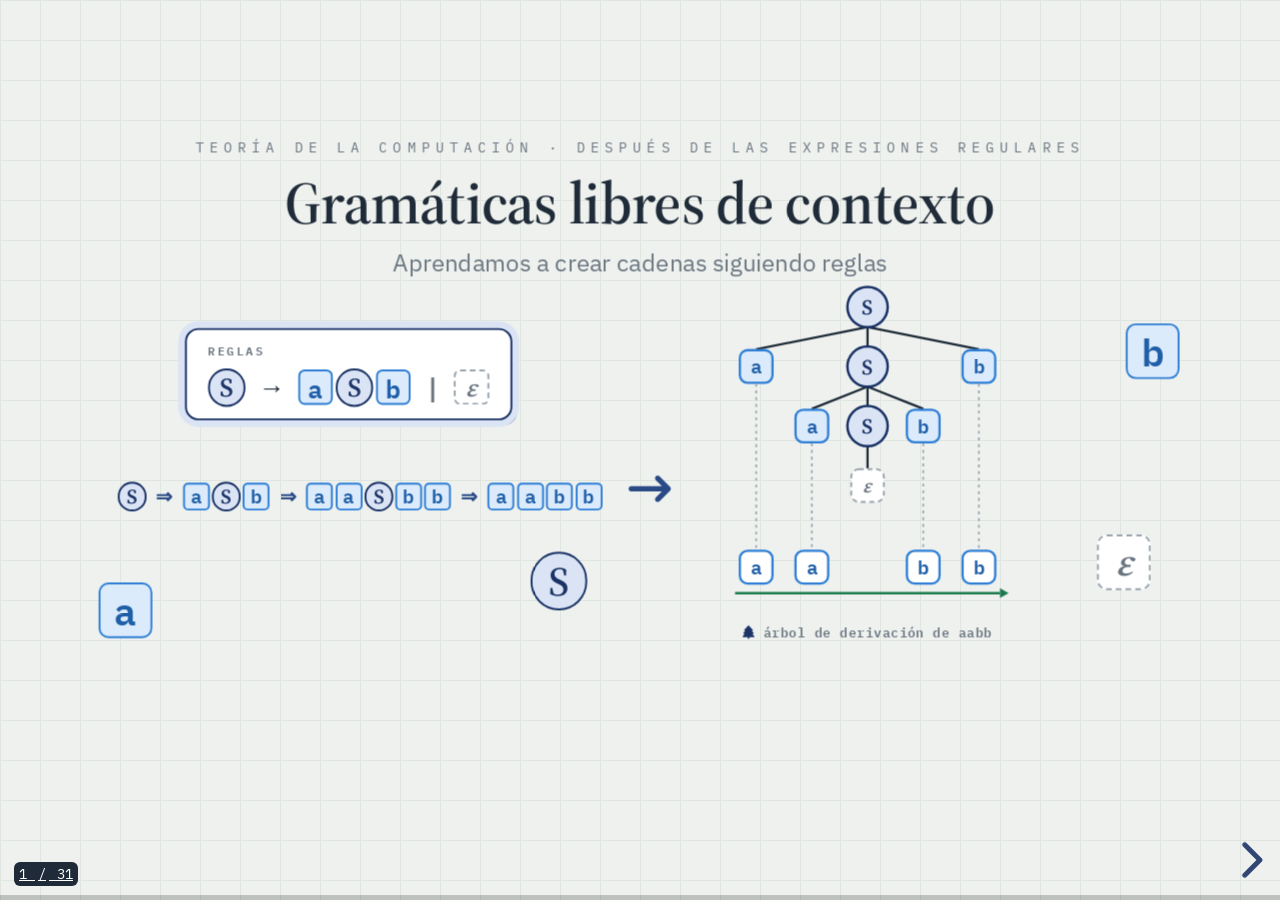
<file: html/gramaticas-libres-contexto/index.html>
<!doctype html>
<html lang="es">
<head>
<meta charset="utf-8">
<meta name="viewport" content="width=device-width, initial-scale=1">
<title>Gramáticas libres de contexto</title>
<link rel="stylesheet" href="lib/reveal/reveal.min.css">
<link rel="stylesheet" href="lib/fontawesome/css/all.min.css">
<link href="lib/fuentes/fuentes.css" rel="stylesheet">
<link rel="stylesheet" href="tema-redes.css">
<link rel="stylesheet" href="mate.css">
<link rel="stylesheet" href="glc.css">
</head>
<body>
<!--
  Todo lo que se dibuja sale de glc.js y se comprueba en verificar.mjs y con ?verificar:
    data-f="aSb"                       forma sentencial con fichas de colores
    data-gram="S→aS|b"                 gramática (data-separadas: una regla por línea)
    data-deriv="S;aS;ab" data-g="…"    derivación: cada paso debe aplicar UNA regla a UNA variable
                                       (data-modo="tabla", data-reglas, data-indice, data-sin-fragmentos, data-cadena)
    data-arbol="S;aSb;ab" data-g="…"   árbol de derivación (data-crece, data-plantilla, data-lectura, data-cadena)
    data-arcos="…" data-g="…"          cadena con arcos entre las parejas que puso la misma regla
    data-pertenece="S→…"               las fichas .cad de dentro se generan; las .cad.fuera, no
                                       (o filas con data-cad + data-res="si|no")
    data-lenguaje="a^n b^n" data-g="…" L(G) coincide con esa descripción (hasta longitud 8)
-->
<div class="reveal"><div class="slides">

<!-- =====================================================================
     BLOQUE A · DE LO QUE YA SABEMOS A LAS GRAMÁTICAS
     ===================================================================== -->

<!-- 1 · PORTADA -->
<section data-transition="zoom" id="portada">
  <div class="kicker">Teoría de la computación · Después de las expresiones regulares</div>
  <h1 class="center" style="font-size:62px;margin-top:14px;line-height:1.08">Gramáticas libres de contexto</h1>
  <p class="sub" style="font-size:25px;margin-top:10px">Aprendamos a crear cadenas siguiendo reglas</p>
  <div class="portada-esc" aria-hidden="true">
    <span class="letra flota" style="left:20px;top:300px;--delay:.3s"><span class="forma" data-f="a"></span></span>
    <span class="letra flota" style="left:470px;top:270px;--delay:1s"><span class="forma" data-f="S"></span></span>
    <span class="letra flota" style="left:1090px;top:30px;--delay:.6s"><span class="forma" data-f="b"></span></span>
    <span class="letra flota" style="left:1060px;top:250px;--delay:1.3s"><span class="forma" data-f="ε"></span></span>
    <div class="gram-card hl" style="left:110px;top:40px">
      <span class="etq">Reglas</span>
      <div class="prods md" data-gram="S→aSb|ε"></div>
    </div>
    <div class="deriv sm" style="left:40px;top:200px" data-g="S→aSb|ε" data-deriv="S;aSb;aaSbb;aabb" data-sin-fragmentos data-sin-marcas></div>
    <i class="fa-solid fa-arrow-right-long flecha-p" style="left:572px;top:186px"></i>
    <div style="position:absolute;left:650px;top:-8px" data-g="S→aSb|ε" data-arbol="S;aSb;aaSbb;aabb" data-lectura data-dy="62"></div>
    <div class="arbol-cap" style="position:absolute;left:650px;top:346px;width:342px"><i class="fa-solid fa-tree ac"></i> árbol de derivación de <span class="mono">aabb</span></div>
  </div>
  <aside class="notes">Pregunta de arranque: ¿cuántas cadenas distintas puede fabricar este par de reglas? (Infinitas: ε, ab, aabb…)</aside>
</section>

<!-- 2 · RECORDEMOS -->
<section data-transition="convex" id="recordemos">
  <div class="kicker">Repaso rápido</div>
  <h2>Recordemos lo que ya sabemos</h2>
  <div class="three" style="margin-top:22px;gap:24px">
    <div class="caja fragment fade-up">
      <h3><i class="fa-solid fa-shapes"></i> Alfabeto y cadenas</h3>
      <p class="formula" style="font-size:28px">\(\Sigma = \{a, b\}\)</p>
      <p class="small">Con estos <b>símbolos</b> formamos <b>cadenas</b>:</p>
      <div class="chips-cad mt8"><span class="cad">a</span><span class="cad">b</span><span class="cad">ab</span><span class="cad">ba</span><span class="cad">aab</span><span class="cad">ε</span></div>
      <p class="small muted mt8">\(\varepsilon\) es la cadena vacía: cero símbolos.</p>
    </div>
    <div class="caja fragment fade-up" data-pertenece="S→aS|b">
      <h3><i class="fa-solid fa-font"></i> Expresión regular</h3>
      <p class="center" style="font-family:var(--mono);font-size:40px;font-weight:600;color:var(--navy);margin:2px 0">a*b</p>
      <p class="small"><b>Describe</b> un conjunto de cadenas: varias <span class="mono">a</span> (o ninguna) y una <span class="mono">b</span> al final.</p>
      <div class="chips-cad mt8"><span class="cad">b</span><span class="cad">ab</span><span class="cad">aab</span><span class="cad">aaab</span><span class="cad muted-c">…</span></div>
    </div>
    <div class="caja fragment fade-up">
      <h3><i class="fa-solid fa-diagram-project"></i> Autómata finito</h3>
      <svg class="mini-af" viewBox="0 0 300 130" width="300" height="130" role="img" aria-label="AFD que reconoce a*b">
        <path class="ed" d="M8 78 L42 78"/><path d="M42 73 l9 5 l-9 5 z" fill="var(--navy)"/>
        <path class="ed" d="M62 52 C40 8 104 8 82 52"/><path d="M80 44 l3 9 l5 -8 z" fill="var(--navy)"/><text class="el" x="72" y="20">a</text>
        <path class="ed" d="M98 78 L192 78"/><path d="M192 73 l9 5 l-9 5 z" fill="var(--navy)"/><text class="el" x="146" y="68">b</text>
        <circle class="st" cx="72" cy="78" r="24"/><text class="lb" x="72" y="78">q0</text>
        <circle class="st fin" cx="228" cy="78" r="26"/><circle class="st fin" cx="228" cy="78" r="20"/><text class="lb" x="228" y="78">q1</text>
        <text class="cap2" x="150" y="122">lee aab → termina en q1 → acepta</text>
      </svg>
      <p class="small"><b>Reconoce</b> cadenas: decide si una cadena pertenece al lenguaje.</p>
    </div>
  </div>
  <div class="q fragment zoom-in" style="margin-top:28px"><i class="fa-solid fa-circle-question"></i><p>¿Cómo describiríamos cadenas con <b>paréntesis bien anidados</b>, como <span class="mono">(()())</span>?</p></div>
  <aside class="notes">No responder todavía. Dejar que el grupo intente con expresiones regulares; retomamos la pregunta en la diapositiva 10.</aside>
</section>

<!-- 3 · LA FÁBRICA DE PALABRAS -->
<section data-transition="slide" id="fabrica">
  <div class="kicker">La gran idea</div>
  <h2>Imagina una fábrica de palabras</h2>
  <div class="two" style="margin-top:16px;grid-template-columns:470px 1fr;gap:30px;align-items:center">
    <div class="gram-card hl" style="align-items:stretch">
      <span class="etq"><i class="fa-solid fa-book"></i> Manual de instrucciones</span>
      <div class="prods md" data-gram="S→aS|b" data-separadas></div>
    </div>
    <div class="list tight">
      <div class="item"><div class="sq"><span class="forma md" data-f="S"></span></div><div><div class="t">Instrucción pendiente</div><div class="v">todavía hay que reemplazarla</div></div></div>
      <div class="item"><div class="sq" style="background:var(--blue-l);border-color:var(--blue)"><span class="forma md" data-f="a"></span></div><div><div class="t">Pieza terminada</div><div class="v">a y b se quedan en el resultado</div></div></div>
    </div>
  </div>
  <div class="fabrica mt24">
    <div class="maquina"><i class="fa-solid fa-industry"></i><span>FÁBRICA</span></div>
    <div class="banda"><div class="deriv lg" data-g="S→aS|b" data-deriv="S;aS;aaS;aab" data-reglas data-indice="1" data-cadena="aab"></div></div>
  </div>
  <div class="note fragment" data-fragment-index="4" style="margin-top:20px"><i class="fa-solid fa-lightbulb"></i><span>Empezamos con <span class="forma sm" data-f="S"></span> y en cada paso cambiamos <b>una</b> <span class="forma sm" data-f="S"></span> siguiendo una instrucción del manual. La ficha ámbar es la que se reemplaza; las de halo verde, las que acaban de aparecer.</span></div>
  <div class="note fragment" data-fragment-index="5" style="margin-top:12px;background:var(--ok-l);border-color:var(--ok);color:#14532d"><i class="fa-solid fa-circle-check" style="color:var(--ok)"></i><span>Cuando ya no queda ninguna instrucción pendiente, el producto está listo: <span class="forma sm" data-f="aab"></span>.</span></div>
</section>

<!-- 4 · ¿QUÉ ES UNA GLC? -->
<section data-transition="convex" id="definicion">
  <div class="kicker">Definición</div>
  <h2>¿Qué es una gramática libre de contexto?</h2>
  <p class="lead center mt8">Es un <b>conjunto de reglas</b> que dice cómo <b>reemplazar variables</b> por símbolos y otras variables para <b>construir cadenas</b>.</p>
  <div class="center" style="margin-top:14px">
    <div class="caja hl" style="display:inline-flex;align-items:center;gap:22px;padding:10px 26px">
      <span class="etq">Formalmente</span><span style="font-size:40px">\(G = (V,\ \Sigma,\ P,\ S)\)</span>
      <span class="small muted" style="max-width:300px;line-height:1.3">un «paquete» de <b>cuatro</b> cosas, en este orden</span>
    </div>
  </div>
  <div class="four" style="margin-top:24px;gap:16px">
    <div class="comp fragment fade-up"><div class="big">V</div><div class="nom">Variables</div><div class="dice">o <b>no terminales</b>: instrucciones que todavía se reemplazan</div><div class="ejm">\(V = \{S\}\)</div></div>
    <div class="comp fragment fade-up"><div class="big">Σ</div><div class="nom">Terminales</div><div class="dice">el <b>alfabeto</b>: símbolos que quedan en la cadena final</div><div class="ejm">\(\Sigma = \{a, b\}\)</div></div>
    <div class="comp fragment fade-up"><div class="big">P</div><div class="nom">Producciones</div><div class="dice">las <b>reglas</b> de reemplazo</div><div class="ejm">\(P = \{S \to aS,\ S \to b\}\)</div></div>
    <div class="comp hl fragment fade-up"><div class="big">S</div><div class="nom">Símbolo inicial</div><div class="dice">la variable con la que <b>siempre</b> se empieza</div><div class="ejm">\(S\), una de las variables</div></div>
  </div>
  <div class="note fragment" style="margin-top:20px"><i class="fa-solid fa-circle-info"></i><span>Ejemplo: la fábrica <span class="forma xs" data-gram="S→aS|b"></span>. Variables y terminales <b>no comparten</b> ningún símbolo: \(V \cap \Sigma = \varnothing\) (\(\cap\) = «lo que tienen en común», \(\varnothing\) = «nada»). Así nunca dudamos si un símbolo se reemplaza o se queda.</span></div>
</section>

<!-- 5 · TERMINALES Y NO TERMINALES -->
<section data-transition="slide" id="terminales">
  <div class="kicker">Los personajes</div>
  <h2>Terminales y no terminales</h2>
  <div class="center mt8"><div class="gram-card"><div class="prods lg" data-gram="S→aSb|ε"></div></div></div>
  <div class="three" style="margin-top:22px;gap:22px">
    <div class="tarjeta tv fragment fade-up"><span class="forma" data-f="S"></span><div class="t">No terminal</div><div class="d">Una <b>instrucción</b> que todavía puede reemplazarse. Nunca aparece en la cadena final.</div></div>
    <div class="tarjeta tt fragment fade-up"><span class="forma"><span class="sy sy-t">a</span><span class="sy sy-t">b</span></span><div class="t">Terminales</div><div class="d">Los <b>símbolos</b> del alfabeto: ya no se reemplazan y aparecen en la cadena final.</div></div>
    <div class="tarjeta te fragment fade-up"><span class="forma" data-f="ε"></span><div class="t">Épsilon: la cadena vacía</div><div class="d">Una cadena <b>sin símbolos</b>. <span class="forma xs" data-f="S"></span> → <span class="forma xs" data-f="ε"></span> significa «borra la S».</div></div>
  </div>
  <div class="caja fragment fade-up" style="margin-top:22px;padding:10px 18px">
    <div class="longs">
      <div class="long"><div class="caj"><span class="hueco-e"></span></div><span class="n">ε · longitud 0</span></div>
      <div class="long"><div class="caj"><span class="sy sy-t" style="font-size:24px">a</span></div><span class="n">a · longitud 1</span></div>
      <div class="long"><div class="caj"><span class="esp">␣</span></div><span class="n">un espacio · longitud 1</span></div>
      <p class="small" style="max-width:420px;align-self:center;margin:0"><b>ε no es</b> la letra <span class="mono">a</span> <b>ni</b> un espacio: el espacio también es un símbolo. ε es «nada»: \(|\varepsilon| = 0\).</p>
    </div>
  </div>
</section>

<!-- 6 · REGLA DE PRODUCCIÓN -->
<section data-transition="slide" id="regla">
  <div class="kicker">Las instrucciones</div>
  <h2>¿Qué es una regla de producción?</h2>
  <div class="two" style="margin-top:14px;grid-template-columns:430px 1fr;gap:30px;align-items:center">
    <div>
      <div class="center"><div class="prods xl" data-gram="S→aS"></div></div>
      <div class="llave" style="gap:10px;margin-top:4px">
        <div style="width:90px"><div class="br" style="width:60px"></div><span class="lt">esto…</span></div>
        <div style="width:60px"><span class="lt" style="color:var(--muted)">se cambia</span></div>
        <div style="width:150px"><div class="br" style="width:130px"></div><span class="lt">…por aquello</span></div>
      </div>
      <p class="lead center mt16">La flecha <b>→</b> dice: «<b>puedes reemplazar</b> esto por aquello».</p>
    </div>
    <div class="caja">
      <h3><i class="fa-solid fa-wand-magic-sparkles"></i> Aplicamos <span class="forma sm" data-gram="S→aS"></span> a <span class="forma sm" data-f="aaS"></span></h3>
      <div class="reemplazo mt8">
        <div class="lado"><span class="etq">Antes</span><span class="forma lg"><span class="sy sy-t quieto">a</span><span class="sy sy-t quieto">a</span><span class="sy sy-v marca fija">S</span></span></div>
        <div class="flecha"><i class="fa-solid fa-arrow-right-long"></i></div>
        <div class="lado fragment"><span class="etq">Después</span><span class="forma lg"><span class="sy sy-t quieto">a</span><span class="sy sy-t quieto">a</span><span class="sy sy-t nuevo">a</span><span class="sy sy-v nuevo">S</span></span></div>
      </div>
      <p class="small mt16 fragment"><b>Solo</b> cambia la <span class="forma xs" data-f="S"></span> (ámbar). Las dos <span class="mono">a</span> de la izquierda (pálidas) <b>se quedan igual</b>; lo verde es lo que puso la regla.</p>
    </div>
  </div>
  <div class="reglas-ej fragment" style="margin-top:20px">
    <div class="regla-ej"><div class="prods" data-gram="S→aS"></div><div class="d">pon una a y sigue</div></div>
    <div class="regla-ej"><div class="prods" data-gram="S→b"></div><div class="d">pon una b y termina</div></div>
    <div class="regla-ej"><div class="prods" data-gram="S→aSb"></div><div class="d">pon una a y una b alrededor</div></div>
    <div class="regla-ej"><div class="prods" data-gram="S→ε"></div><div class="d">borra la S</div></div>
  </div>
  <div class="note fragment" style="margin-top:18px"><i class="fa-solid fa-code-branch"></i><span>Una misma variable puede tener <b>varias reglas</b>. En cada paso <b>eliges una</b>; por eso una gramática fabrica muchas cadenas distintas.</span></div>
</section>

<!-- 7 · NUESTRA PRIMERA GRAMÁTICA -->
<section data-transition="convex" id="primera">
  <div class="kicker">Manos a la obra</div>
  <h2>Nuestra primera gramática</h2>
  <div class="two" style="margin-top:12px;grid-template-columns:400px 1fr;gap:28px">
    <div>
      <div class="gram-card hl" style="width:100%;box-sizing:border-box"><div class="prods lg" data-gram="S→aS|b" data-g="S→aS|b" data-lenguaje="a^n b"></div></div>
      <p class="small mt16">La barra <b>|</b> se lee «<b>o</b>»: separa alternativas. Es una abreviatura de dos reglas:</p>
      <div class="center mt8"><div class="prods sm" data-gram="S→aS|b" data-separadas></div></div>
    </div>
    <div class="pilas" style="gap:10px">
      <div class="caja fragment fade-left" style="padding:8px 14px"><div class="deriv sm" data-g="S→aS|b" data-deriv="S;b" data-sin-fragmentos data-sin-marcas></div></div>
      <div class="caja fragment fade-left" style="padding:8px 14px"><div class="deriv sm" data-g="S→aS|b" data-deriv="S;aS;ab" data-sin-fragmentos data-sin-marcas></div></div>
      <div class="caja fragment fade-left" style="padding:8px 14px"><div class="deriv sm" data-g="S→aS|b" data-deriv="S;aS;aaS;aab" data-sin-fragmentos data-sin-marcas></div></div>
      <div class="caja fragment fade-left" style="padding:8px 14px"><div class="deriv sm" data-g="S→aS|b" data-deriv="S;aS;aaS;aaaS;aaab" data-sin-fragmentos data-sin-marcas></div></div>
      <p class="center fragment" style="font-family:var(--serif);font-size:25px;font-weight:600;color:var(--navy);margin:2px 0"><i class="fa-solid fa-magnifying-glass ac"></i> ¿Qué patrón observas?</p>
    </div>
  </div>
  <div class="caja hl fragment" style="margin-top:16px;display:grid;grid-template-columns:auto 1fr;gap:24px;align-items:center;padding:10px 20px">
    <div style="font-size:30px">\(L(G) = \{\, a^n b \mid n \ge 0 \,\}\)</div>
    <div class="small" style="line-height:1.4"><b>Cero o más</b> letras <span class="mono">a</span> seguidas de <b>una</b> <span class="mono">b</span>. \(L(G)\): todas las cadenas que fabrica \(G\). \(a^n\): la <span class="mono">a</span> escrita \(n\) veces (\(a^0 = \varepsilon\), \(a^3 = aaa\)); \(n\) cuenta las <span class="mono">a</span> antes de la <span class="mono">b</span>. <span class="muted">Ojo: dentro de las llaves, \(\mid\) se lee «tal que».</span></div>
  </div>
</section>

<!-- 8 · ¿CÓMO SE DERIVA UNA CADENA? -->
<section data-transition="slide" id="derivar">
  <div class="kicker">Paso a paso</div>
  <h2>¿Cómo se deriva una cadena?</h2>
  <p class="center mt8"><b>Derivar</b> es aplicar reglas, una por paso, hasta que solo queden <b>terminales</b>. El símbolo <b>⇒</b> se lee «se convierte en».</p>
  <div class="two" style="margin-top:14px;grid-template-columns:760px 1fr;gap:26px">
    <div class="tabla-caja">
      <table class="tbl dertab" data-g="S→aS|b" data-deriv="S;aS;aaS;aaaS;aaab" data-modo="tabla" data-indice="1" data-cadena="aaab"
        data-notas="Empezamos con el símbolo inicial.|Primera a; la S sigue pendiente.|Otra a; la S se recorre a la derecha.|Tercera a.|Elegimos terminar: ya no queda ninguna variable."></table>
    </div>
    <div class="pilas fragment" data-fragment-index="5">
      <div class="item"><div class="sq"><i class="fa-solid fa-book"></i></div><div><div class="t">La gramática</div><div class="v">el manual: S → aS | b</div></div></div>
      <div class="item"><div class="sq"><i class="fa-solid fa-shoe-prints"></i></div><div><div class="t">Una derivación</div><div class="v">el camino: S ⇒ aS ⇒ … ⇒ aaab</div></div></div>
      <div class="item"><div class="sq"><i class="fa-solid fa-box"></i></div><div><div class="t">La cadena</div><div class="v">el producto final: aaab</div></div></div>
    </div>
  </div>
  <div class="leyenda" style="margin-top:14px"><span><span class="forma"><span class="sy sy-v marca fija">S</span></span> se reemplaza en el siguiente paso</span><span><span class="forma"><span class="sy sy-t nuevo">a</span></span> acaba de aparecer</span></div>
</section>

<!-- 9 · GRAMÁTICA RECURSIVA -->
<section data-transition="slide" id="recursiva">
  <div class="kicker">Repetir sin escribir infinitas reglas</div>
  <h2>¿Qué es una gramática recursiva?</h2>
  <div class="two" style="margin-top:16px;gap:24px">
    <div class="tarjeta tv fragment fade-up" style="align-items:flex-start;text-align:left">
      <div class="t"><i class="fa-solid fa-rotate ac"></i> Regla recursiva</div>
      <div class="prods md" data-gram="S→aS"></div>
      <div class="d">La <span class="forma xs" data-f="S"></span> vuelve a aparecer a la derecha: cada vez que la usamos, <b>agrega otra a</b> y deja la S lista para repetir.</div>
    </div>
    <div class="tarjeta tt fragment fade-up" style="align-items:flex-start;text-align:left">
      <div class="t"><i class="fa-solid fa-flag-checkered" style="color:var(--ok)"></i> Caso base</div>
      <div class="prods md" data-gram="S→b"></div>
      <div class="d">No tiene <span class="forma xs" data-f="S"></span> a la derecha: <b>termina</b> la construcción.</div>
    </div>
  </div>
  <div class="center fragment" style="margin-top:26px">
    <div class="nido"><span class="rot">S</span><span class="sy sy-t">a</span>
      <div class="nido"><span class="rot">S</span><span class="sy sy-t">a</span>
        <div class="nido"><span class="rot">S</span><span class="sy sy-t">a</span>
          <div class="nido base"><span class="rot">S</span><span class="sy sy-t">b</span></div>
        </div>
      </div>
    </div>
    <p class="small muted mt8">Cada caja es una S: por dentro tiene una <span class="mono">a</span> y otra S más pequeña… hasta la última, que se cierra con <span class="mono">b</span>.</p>
  </div>
  <div class="note fragment" style="margin-top:14px"><i class="fa-solid fa-triangle-exclamation"></i><span>Sin el caso base nunca terminaríamos: \(S \Rightarrow aS \Rightarrow aaS \Rightarrow \cdots\) siempre quedaría una S pendiente y no obtendríamos ninguna cadena.</span></div>
</section>

<!-- 10 · REPETIR O ANIDAR -->
<section data-transition="convex" id="anidar">
  <div class="kicker">Volvamos a la pregunta</div>
  <h2>¿Y si queremos anidar cosas?</h2>
  <div class="two" style="margin-top:12px;grid-template-columns:520px 1fr;gap:28px">
    <div>
      <div class="caja" data-pertenece="S→(S)S|ε">
        <h3><i class="fa-solid fa-check ok-i"></i> Paréntesis bien anidados</h3>
        <div class="chips-cad"><span class="cad">ε</span><span class="cad">()</span><span class="cad">(())</span><span class="cad">()()</span><span class="cad">(()())</span></div>
        <h3 class="mt16"><i class="fa-solid fa-xmark no-i"></i> Mal anidados</h3>
        <div class="chips-cad"><span class="cad fuera">)(</span><span class="cad fuera">(()</span><span class="cad fuera">())(</span></div>
      </div>
      <p class="small mt16">Una estructura puede <b>contener otra del mismo tipo</b>: dentro de un par de paréntesis cabe otro grupo de paréntesis bien anidados… y así sin límite.</p>
      <div class="fragment" data-fragment-index="3">
        <p class="small muted mt8" style="margin-bottom:4px">Cada arco une los dos paréntesis que puso la misma regla:</p>
        <div data-g="S→(S)S|ε" data-arcos="S;(S)S;((S)S)S;(()S)S;(()(S)S)S;(()()S)S;(()())S;(()())"></div>
      </div>
    </div>
    <div>
      <div class="center fragment" data-fragment-index="1"><div class="gram-card hl" data-g="S→(S)S|ε" data-lenguaje="parentesis">
        <div class="anotada">
          <div><span class="forma lg" data-f="S"></span></div><div class="fl">→</div>
          <div><span class="forma lg" data-f="("></span><span class="lt">abre</span></div>
          <div><span class="forma lg" data-f="S"></span><span class="lt">adentro</span></div>
          <div><span class="forma lg" data-f=")"></span><span class="lt">cierra</span></div>
          <div><span class="forma lg" data-f="S"></span><span class="lt">después</span></div>
          <div class="fl" style="color:var(--muted)">|</div>
          <div><span class="forma lg" data-f="ε"></span><span class="lt">termina</span></div>
        </div>
      </div></div>
      <div class="list tight mt16 fragment" data-fragment-index="2">
        <div class="item"><div class="sq"><i class="fa-solid fa-box-open"></i></div><div><div class="t"><span class="forma xs" data-gram="S→(S)S"></span></div><div class="v">crea un par ( ) con algo adentro y deja lugar para más después</div></div></div>
        <div class="item"><div class="sq"><i class="fa-solid fa-flag-checkered"></i></div><div><div class="t"><span class="forma xs" data-gram="S→ε"></span></div><div class="v">termina: esa parte queda vacía</div></div></div>
      </div>
      <div class="note fragment" data-fragment-index="4" style="margin-top:14px;font-size:17px"><i class="fa-solid fa-circle-info"></i><span>No toda gramática libre de contexto es recursiva: <span class="forma xs" data-gram="S→ab"></span> también lo es, pero solo fabrica <span class="mono">ab</span>. La recursión es lo que permite fabricar <b>infinitas</b> cadenas.</span></div>
    </div>
  </div>
</section>

<!-- 11 · PARÉNTESIS PASO A PASO -->
<section data-transition="slide" id="parentesis-paso">
  <div class="kicker">Con la misma gramática</div>
  <h2>Generemos paréntesis paso a paso: <span class="prods md" data-gram="S→(S)S|ε" style="vertical-align:middle"></span></h2>
  <div class="two" style="margin-top:14px;grid-template-columns:500px 1fr;gap:24px">
    <div>
      <p class="center small"><b>Cadena</b> <span class="forma sm" data-f="()"></span></p>
      <div class="tabla-caja mt8"><table class="tbl dertab compacta" data-g="S→(S)S|ε" data-deriv="S;(S)S;()S;()" data-modo="tabla" data-indice="1" data-cadena="()"></table></div>
    </div>
    <div>
      <p class="center small"><b>Cadena</b> <span class="forma sm" data-f="()()"></span></p>
      <div class="tabla-caja mt8"><table class="tbl dertab compacta" data-g="S→(S)S|ε" data-deriv="S;(S)S;()S;()(S)S;()()S;()()" data-modo="tabla" data-indice="4" data-cadena="()()"></table></div>
    </div>
  </div>
  <div class="note fragment" data-fragment-index="9" style="margin-top:14px"><i class="fa-solid fa-lightbulb"></i><span>Las dos derivaciones empiezan <b>igual</b>; cambian cuando la última <span class="forma xs" data-f="S"></span> elige <span class="forma xs" data-gram="S→ε"></span> (termina) o <span class="forma xs" data-gram="S→(S)S"></span> (otro par). Con la misma gramática obtenemos cadenas distintas, todas bien anidadas.</span></div>
</section>

<!-- 12 · ÁRBOL DE DERIVACIÓN -->
<section data-transition="zoom" id="arbol">
  <div class="kicker">Ver la estructura</div>
  <h2>¿Qué es un árbol de derivación?</h2>
  <div class="two" style="margin-top:10px;grid-template-columns:470px 1fr;gap:28px">
    <div>
      <div class="center"><div class="gram-card"><div class="prods md" data-gram="S→aSb|ε"></div></div></div>
      <div class="deriv sm centro mt16" data-g="S→aSb|ε" data-deriv="S;aSb;aaSbb;aabb" data-indice="1"></div>
      <div class="list tight" style="margin-top:18px">
        <div class="item"><div class="sq"><i class="fa-solid fa-seedling"></i></div><div><div class="t">Raíz</div><div class="v">el símbolo inicial S, arriba</div></div></div>
        <div class="item"><div class="sq"><span class="forma sm" data-f="S"></span></div><div><div class="t">Nodos internos</div><div class="v">variables: cada una se expande con una regla</div></div></div>
        <div class="item"><div class="sq" style="background:var(--blue-l);border-color:var(--blue)"><span class="forma sm" data-f="a"></span></div><div><div class="t">Hojas</div><div class="v">terminales (o ε): ya no tienen hijos</div></div></div>
      </div>
    </div>
    <div>
      <div data-g="S→aSb|ε" data-arbol="S;aSb;aaSbb;aabb" data-crece data-indice="1" data-lectura="4" data-cadena="aabb" data-escala="1.12"></div>
      <div class="note fragment" data-fragment-index="5" style="margin-top:6px;font-size:17px"><i class="fa-solid fa-sitemap"></i><span>Los <b>hijos</b> de un nodo son el <b>lado derecho</b> de la regla que se le aplicó: S tiene hijos <span class="mono">a S b</span> por <span class="forma xs" data-gram="S→aSb"></span>. Leídas de izquierda a derecha, las hojas forman <span class="mono">aabb</span> (ε no aporta nada). <b>No es un autómata:</b> no hay estados ni transiciones, solo la estructura de una cadena.</span></div>
    </div>
  </div>
</section>

<!-- 13 · PALÍNDROMOS -->
<section data-transition="slide" id="palindromos">
  <div class="kicker">Cadenas simétricas</div>
  <h2>Un lenguaje de cadenas espejo</h2>
  <div class="two" style="margin-top:10px;grid-template-columns:560px 1fr;gap:26px">
    <div>
      <div class="gram-card hl"><div class="prods md" data-gram="S→aSa|bSb|a|b|ε" data-g="S→aSa|bSb|a|b|ε" data-lenguaje="palindromos"></div></div>
      <div class="chips-cad mt16" style="justify-content:flex-start" data-pertenece="S→aSa|bSb|a|b|ε"><span class="cad">a</span><span class="cad">b</span><span class="cad">aa</span><span class="cad">aba</span><span class="cad">abba</span><span class="cad">baab</span><span class="cad fuera">ab</span><span class="cad fuera">abb</span></div>
      <p class="small mt16">Se leen <b>igual</b> de izquierda a derecha que de derecha a izquierda: son <b>palíndromos</b> sobre \(\{a, b\}\), como «anilina» o «reconocer».</p>
      <div class="deriv sm mt16" data-g="S→aSa|bSb|a|b|ε" data-deriv="S;aSa;abSba;abba" data-indice="1" data-reglas data-cadena="abba"></div>
    </div>
    <div>
      <div class="fragment" data-fragment-index="4">
        <p class="small muted center" style="margin-bottom:2px">Parejas que puso cada regla (el número es el paso):</p>
        <div data-g="S→aSa|bSb|a|b|ε" data-arcos="S;aSa;abSba;abba" data-escala="1.3"></div>
      </div>
      <div class="list tight mt16">
        <div class="item fragment" data-fragment-index="5"><div class="sq"><i class="fa-solid fa-left-right"></i></div><div><div class="t"><span class="forma xs" data-gram="S→aSa"></span> y <span class="forma xs" data-gram="S→bSb"></span></div><div class="v">ponen la MISMA letra en los dos extremos: espejo</div></div></div>
        <div class="item fragment" data-fragment-index="6"><div class="sq"><i class="fa-solid fa-bullseye"></i></div><div><div class="t">a, b o ε forman el centro</div><div class="v">a o b → longitud impar · ε → longitud par</div></div></div>
      </div>
    </div>
  </div>
</section>

<!-- =====================================================================
     BLOQUE B · ¿QUÉ GANAMOS FRENTE A LO REGULAR?
     ===================================================================== -->

<!-- 14 · ER FRENTE A GLC -->
<section data-transition="convex" id="comparacion">
  <div class="kicker">Lo que sabíamos y lo nuevo</div>
  <h2>Expresiones regulares frente a gramáticas</h2>
  <div class="two" style="margin-top:12px;grid-template-columns:780px 1fr;gap:22px;align-items:center">
    <div class="tabla-caja">
      <table class="tbl vs">
        <thead><tr><th>Característica</th><th>Expresión regular / autómata finito</th><th>Gramática libre de contexto</th></tr></thead>
        <tbody>
          <tr class="fragment"><td>¿Qué describe o reconoce?</td><td>Lenguajes <b>regulares</b></td><td>Lenguajes <b>libres de contexto</b></td></tr>
          <tr class="fragment"><td>Elemento principal</td><td>Patrones, o estados y transiciones</td><td>Variables y producciones</td></tr>
          <tr class="fragment"><td>¿Cómo trabaja?</td><td>Coincide con un patrón o recorre estados</td><td>Aplica reglas: derivaciones</td></tr>
          <tr class="fragment"><td>Ejemplo representativo</td><td><span class="mono" style="font-size:22px;font-weight:600">a*b</span></td><td><span class="prods xs" data-gram="S→aSb|ε"></span></td></tr>
        </tbody>
      </table>
    </div>
    <div class="fragment">
      <svg class="venn" viewBox="0 0 360 290" width="350" height="282" role="img" aria-label="Los lenguajes regulares están dentro de los libres de contexto">
        <ellipse class="c2" cx="180" cy="145" rx="175" ry="138"/>
        <ellipse class="c1" cx="140" cy="172" rx="100" ry="76"/>
        <text class="t2" x="180" y="40">Libres de contexto</text>
        <text class="t1" x="140" y="148">Regulares</text>
        <text class="ej" x="140" y="180">a*b</text>
        <text class="ej" x="140" y="204">(a+b)*ab</text>
        <text class="ej" x="292" y="150">aⁿbⁿ</text>
        <text class="ej" x="292" y="180">(()())</text>
      </svg>
    </div>
  </div>
  <div class="two" style="margin-top:14px;gap:18px">
    <div class="note fragment" style="margin-top:0;font-size:17.5px"><i class="fa-solid fa-equals"></i><span>Las ER y los autómatas finitos describen <b>exactamente</b> los lenguajes regulares. Y todo lenguaje regular tiene una GLC: <span class="mono">a*b</span> es el lenguaje de <span class="forma xs" data-gram="S→aS|b" data-g="S→aS|b" data-lenguaje="a^n b"></span>.</span></div>
    <div class="note fragment" style="margin-top:0;font-size:17.5px;background:var(--accent-l);border-color:var(--accent-d);color:var(--accent-d)"><i class="fa-solid fa-arrow-up-right-dots" style="color:var(--accent-d)"></i><span>Pero no al revés: hay lenguajes libres de contexto que <b>no son regulares</b>, como \(\{a^n b^n \mid n \ge 0\}\). Lo vemos a continuación.</span></div>
  </div>
</section>

<!-- 15 · UN EJEMPLO QUE UN AUTÓMATA FINITO NO PUEDE RESOLVER -->
<section data-transition="slide" id="anbn">
  <div class="kicker">Más allá de lo regular</div>
  <h2>Un ejemplo que un autómata finito no puede resolver</h2>
  <div class="two" style="margin-top:10px;grid-template-columns:540px 1fr;gap:28px">
    <div>
      <div class="gram-card hl"><div class="prods md" data-gram="S→aSb|ε" data-g="S→aSb|ε" data-lenguaje="a^n b^n"></div></div>
      <div class="chips-cad mt16" style="justify-content:flex-start" data-pertenece="S→aSb|ε"><span class="cad">ε</span><span class="cad">ab</span><span class="cad">aabb</span><span class="cad">aaabbb</span><span class="cad">aaaabbbb</span></div>
      <p class="mt16" style="font-size:28px">\(L = \{\, a^n b^n \mid n \ge 0 \,\}\)</p>
      <p class="small">La <b>misma cantidad</b> de <span class="mono">a</span> al principio que de <span class="mono">b</span> al final, en ese orden.</p>
      <div class="fragment">
        <p class="small muted mt8" style="margin-bottom:2px">La gramática <b>no necesita contar</b>: cada <span class="forma xs" data-gram="S→aSb"></span> pone una <span class="mono">a</span> y su <span class="mono">b</span> pareja a la vez.</p>
        <div data-g="S→aSb|ε" data-arcos="S;aSb;aaSbb;aaaSbbb;aaabbb" data-escala="1.15"></div>
      </div>
    </div>
    <div>
      <div class="caja fragment">
        <h3><i class="fa-solid fa-hand"></i> Un autómata cuenta con los dedos</h3>
        <svg class="mini-af" viewBox="0 0 520 132" width="100%" height="132" role="img" aria-label="AFD con cuatro estados que cuenta aes hasta tres">
          <path class="ed" d="M2 70 L28 70"/><path d="M28 65 l9 5 l-9 5 z" fill="var(--navy)"/>
          <path class="ed" d="M84 70 L148 70"/><path d="M148 65 l9 5 l-9 5 z" fill="var(--navy)"/><text class="el" x="118" y="60">a</text>
          <path class="ed" d="M206 70 L270 70"/><path d="M270 65 l9 5 l-9 5 z" fill="var(--navy)"/><text class="el" x="240" y="60">a</text>
          <path class="ed" d="M328 70 L392 70"/><path d="M392 65 l9 5 l-9 5 z" fill="var(--navy)"/><text class="el" x="362" y="60">a</text>
          <path class="ed" d="M416 46 C396 0 462 0 442 46"/><path d="M440 38 l3 9 l5 -8 z" fill="var(--navy)"/><text class="el" x="429" y="16">a</text>
          <circle class="st" cx="60" cy="70" r="24"/><text class="lb" x="60" y="70">q0</text>
          <circle class="st" cx="182" cy="70" r="24"/><text class="lb" x="182" y="70">q1</text>
          <circle class="st" cx="304" cy="70" r="24"/><text class="lb" x="304" y="70">q2</text>
          <circle class="st lleno" cx="429" cy="70" r="24"/><text class="lb" x="429" y="70">q3</text>
          <text class="cap2" x="60" y="114">0 aes</text><text class="cap2" x="182" y="114">1 a</text><text class="cap2" x="304" y="114">2 aes</text><text class="cap2" x="429" y="114">3 o más</text>
        </svg>
        <p class="small">Con 4 estados distingue 0, 1, 2 y «3 o más». Después de 3, <span class="mono">aaa</span> y <span class="mono">aaaa</span> lo dejan en el <b>mismo</b> estado: ya no sabe cuántas <span class="mono">b</span> esperar.</p>
      </div>
      <div class="note fragment" style="margin-top:14px;font-size:17.5px"><i class="fa-solid fa-infinity"></i><span>Un autómata finito <b>sí puede contar hasta un límite fijo</b>. Lo que no puede es contar <b>sin límite</b>: con \(k\) estados, la cadena \(a^{k} b^{k}\) ya tiene más <span class="mono">a</span> de las que puede recordar. Por eso \(\{a^n b^n\}\) <b>no es regular</b>.</span></div>
    </div>
  </div>
</section>

<!-- 16 · ¿QUÉ SIGNIFICA «LIBRE DE CONTEXTO»? -->
<section data-transition="convex" id="libre">
  <div class="kicker">El nombre</div>
  <h2>¿Qué significa «libre de contexto»?</h2>
  <div class="two" style="margin-top:12px;grid-template-columns:560px 1fr;gap:28px">
    <div>
      <div class="caja hl" style="padding:14px 18px">
        <div class="forma-regla">
          <div class="pz"><span class="gr v">A</span><span class="llave"><span class="lt">UNA sola variable</span></span></div>
          <div class="pz"><span class="gr">→</span></div>
          <div class="pz"><span class="gr">α</span><span class="llave"><span class="lt">cualquier cadena de terminales<br>y/o variables (puede ser ε)</span></span></div>
        </div>
        <p class="small center mt8">α (alfa) es solo un nombre para «lo que sea que vaya a la derecha».</p>
      </div>
      <div class="list tight mt16">
        <div class="item fragment"><div class="sq"><i class="fa-solid fa-check ok-i"></i></div><div><div class="t"><span class="forma sm" data-gram="A→aB"></span></div><div class="v">α = aB: un terminal y una variable</div></div></div>
        <div class="item fragment"><div class="sq"><i class="fa-solid fa-check ok-i"></i></div><div><div class="t"><span class="forma sm" data-gram="S→(S)S"></span></div><div class="v">α = (S)S: terminales y variables mezclados</div></div></div>
        <div class="item fragment"><div class="sq"><i class="fa-solid fa-check ok-i"></i></div><div><div class="t"><span class="forma sm" data-gram="S→ε"></span></div><div class="v">α = ε: también se vale</div></div></div>
        <div class="item fragment" style="border-color:var(--red);border-style:dashed;box-shadow:4px 4px 0 var(--red)"><div class="sq" style="background:var(--red-l);border-color:var(--red)"><i class="fa-solid fa-xmark no-i"></i></div><div><div class="t"><span class="forma sm"><span class="sy sy-t">a</span><span class="sy sy-v">S</span></span> → <span class="forma sm"><span class="sy sy-t">a</span><span class="sy sy-t">b</span></span></div><div class="v">dos símbolos a la izquierda: NO es libre de contexto</div></div></div>
      </div>
    </div>
    <div class="caja fragment">
      <h3><i class="fa-solid fa-people-group"></i> Los vecinos no importan</h3>
      <p class="small">La regla <span class="forma xs" data-gram="S→ε"></span> se puede aplicar a la <span class="forma xs" data-f="S"></span> en las tres formas, sin mirar qué tiene alrededor:</p>
      <div class="vecinos mt8">
        <div class="vecino"><span class="forma md"><span class="sy sy-t quieto">a</span><span class="sy sy-v marca fija">S</span><span class="sy sy-t quieto">b</span></span><i class="fa-solid fa-arrow-right-long ac"></i><span class="forma md" data-f="ab"></span></div>
        <div class="vecino"><span class="forma md"><span class="sy sy-t quieto">(</span><span class="sy sy-v marca fija">S</span><span class="sy sy-t quieto">)</span></span><i class="fa-solid fa-arrow-right-long ac"></i><span class="forma md" data-f="()"></span></div>
        <div class="vecino"><span class="forma md"><span class="sy sy-v marca fija">S</span></span><i class="fa-solid fa-arrow-right-long ac"></i><span class="forma md" data-f="ε"></span></div>
      </div>
      <div class="note" style="font-size:17px;margin-top:16px"><i class="fa-solid fa-triangle-exclamation"></i><span>«Libre de contexto» <b>no</b> significa «sin condiciones»: una regla \(A \to \alpha\) solo se usa donde aparece <b>su</b> variable \(A\). Lo que no importa es el <b>contexto</b>: los símbolos que la rodean.</span></div>
    </div>
  </div>
</section>

<!-- =====================================================================
     BLOQUE C · ¿PARA QUÉ SIRVEN?
     ===================================================================== -->

<!-- 17 · APLICACIONES -->
<section data-transition="zoom" id="aplicaciones">
  <div class="kicker">En el mundo real</div>
  <h2>¿Para qué sirven las gramáticas libres de contexto?</h2>
  <div class="two" style="margin-top:14px;grid-template-columns:480px 1fr;gap:28px">
    <div class="list tight">
      <div class="item fragment fade-right"><div class="sq"><i class="fa-solid fa-calculator"></i></div><div><div class="t">Expresiones aritméticas</div><div class="v">describir su estructura</div></div></div>
      <div class="item fragment fade-right"><div class="sq"><i class="fa-solid fa-code"></i></div><div><div class="t">Lenguajes de programación</div><div class="v">definir su sintaxis</div></div></div>
      <div class="item fragment fade-right"><div class="sq"><i class="fa-solid fa-scale-balanced"></i></div><div><div class="t">Paréntesis y llaves</div><div class="v">analizar si están bien anidados</div></div></div>
      <div class="item fragment fade-right"><div class="sq"><i class="fa-solid fa-gears"></i></div><div><div class="t">Analizadores sintácticos</div><div class="v">construir parsers</div></div></div>
      <div class="item fragment fade-right"><div class="sq"><i class="fa-solid fa-sitemap"></i></div><div><div class="t">Árboles sintácticos</div><div class="v">representar la estructura de un programa</div></div></div>
    </div>
    <div>
      <div class="gram-card hl" style="width:100%;box-sizing:border-box;align-items:flex-start">
        <span class="etq">Gramática de expresiones</span>
        <div class="prods md" data-gram="E→E+T|T;T→T*F|F;F→(E)|id"></div>
      </div>
      <div class="three" style="margin-top:16px;gap:12px">
        <div class="comp fragment" style="padding:8px"><div class="nom"><span class="forma sm" data-f="E"></span> expresión</div><div class="dice">sumas de términos</div></div>
        <div class="comp fragment" style="padding:8px"><div class="nom"><span class="forma sm" data-f="T"></span> término</div><div class="dice">productos de factores</div></div>
        <div class="comp fragment" style="padding:8px"><div class="nom"><span class="forma sm" data-f="F"></span> factor</div><div class="dice">un <span class="mono">id</span> o algo entre paréntesis</div></div>
      </div>
      <div class="note fragment" style="margin-top:14px;font-size:17px"><i class="fa-solid fa-circle-info"></i><span><span class="forma xs" data-f="E"></span>, <span class="forma xs" data-f="T"></span> y <span class="forma xs" data-f="F"></span> son <b>categorías</b> (variables). Los terminales son <span class="forma xs"><span class="sy sy-t">+</span><span class="sy sy-t">*</span><span class="sy sy-t">(</span><span class="sy sy-t">)</span><span class="sy sy-t">id</span></span>; <span class="mono">id</span> representa <b>cualquier</b> identificador (<span class="mono">x</span>, <span class="mono">precio</span>…). Aquí <b>+</b> es suma, no unión. Cómo se escriben exactamente las fichas puede variar de un lenguaje a otro.</span></div>
    </div>
  </div>
</section>

<!-- 18 · ÁRBOL DE UNA EXPRESIÓN -->
<section data-transition="slide" id="arbol-expresion">
  <div class="kicker">La precedencia vive en la gramática</div>
  <h2>El árbol de <span class="forma md" data-f="id+id*id"></span></h2>
  <div class="two" style="margin-top:8px;grid-template-columns:580px 1fr;gap:24px">
    <div>
      <div class="gram-card" style="padding:8px 16px"><div class="prods sm" data-gram="E→E+T|T;T→T*F|F;F→(E)|id"></div></div>
      <p class="small mt16">Una derivación (siempre reemplazando la variable de <b>más a la izquierda</b>):</p>
      <div class="deriv xs mt8" data-g="E→E+T|T;T→T*F|F;F→(E)|id" data-deriv="E;E+T;T+T;F+T;id+T;id+T*F;id+F*F;id+id*F;id+id*id" data-sin-fragmentos data-sin-marcas data-cadena="id+id*id"></div>
      <div class="note fragment" style="font-size:17px"><i class="fa-solid fa-layer-group"></i><span>El <b>*</b> queda <b>más abajo</b> que el <b>+</b>: <span class="mono">id*id</span> se agrupa primero, igual que en aritmética. La gramática obliga a respetar la precedencia.</span></div>
      <div class="note fragment" style="font-size:17px;margin-top:12px;background:var(--accent-l);border-color:var(--accent-d);color:var(--accent-d)"><i class="fa-solid fa-link" style="color:var(--accent-d)"></i><span>Si recorres el árbol escribiendo primero los operandos y después el operador, obtienes <span class="mono"><b>id id id * +</b></span>: ¡la notación posfija de la clase anterior!</span></div>
    </div>
    <div data-g="E→E+T|T;T→T*F|F;F→(E)|id" data-arbol="E;E+T;T+T;F+T;id+T;id+T*F;id+F*F;id+id*F;id+id*id" data-lectura data-cadena="id+id*id" data-dy="68" data-escala="1.08"></div>
  </div>
</section>

<!-- 19 · AMBIGÜEDAD -->
<section data-transition="slide" id="ambigua">
  <div class="kicker">Una advertencia</div>
  <h2>Cuando una cadena tiene dos árboles</h2>
  <div class="center mt8"><div class="gram-card" style="flex-direction:row;gap:16px;padding:8px 18px"><span class="etq">Otra gramática</span><div class="prods md" data-gram="E→E+E|E*E|id"></div></div></div>
  <div class="two" style="margin-top:10px;gap:20px">
    <div class="center">
      <p class="small"><b>Árbol 1:</b> primero <span class="mono">id*id</span>, luego la suma</p>
      <div data-g="E→E+E|E*E|id" data-arbol="E;E+E;id+E;id+E*E;id+id*E;id+id*id" data-cadena="id+id*id" data-dy="62"></div>
    </div>
    <div class="center fragment">
      <p class="small"><b>Árbol 2:</b> primero <span class="mono">id+id</span>, luego el producto</p>
      <div data-g="E→E+E|E*E|id" data-arbol="E;E*E;E+E*E;id+E*E;id+id*E;id+id*id" data-cadena="id+id*id" data-dy="62"></div>
    </div>
  </div>
  <div class="note fragment" style="margin-top:8px"><i class="fa-solid fa-triangle-exclamation"></i><span>Una gramática es <b>ambigua</b> si alguna cadena tiene <b>dos árboles</b> distintos. Aquí <span class="mono">id+id*id</span> podría significar dos cosas. La gramática con <span class="forma xs" data-f="E"></span>, <span class="forma xs" data-f="T"></span> y <span class="forma xs" data-f="F"></span> evita el problema: da un solo árbol. Estudiaremos la ambigüedad más adelante.</span></div>
</section>

<!-- 20 · ANALIZADORES SINTÁCTICOS -->
<section data-transition="convex" id="analizador">
  <div class="kicker">Cómo se usa en un compilador</div>
  <h2>¿Cómo se conecta con los analizadores sintácticos?</h2>
  <div class="pipe" style="margin-top:26px;gap:4px">
    <div class="stepc fragment fade-up" style="width:190px;padding:12px 6px"><div class="sq"><i class="fa-solid fa-file-code"></i></div><div class="t" style="font-size:17px">Código fuente</div><div class="d mono" style="font-size:16px;color:var(--navy)">x + y * z</div></div>
    <div class="link fragment fade-up" style="width:84px"><i class="fa-solid fa-arrow-right-long"></i><span>análisis léxico</span></div>
    <div class="stepc fragment fade-up" style="width:250px;padding:12px 6px"><div class="sq"><i class="fa-solid fa-tags"></i></div><div class="t" style="font-size:17px">Tokens</div><div class="d"><span class="forma xs" data-f="id+id*id"></span></div></div>
    <div class="link fragment fade-up" style="width:94px"><i class="fa-solid fa-arrow-right-long"></i><span>análisis sintáctico</span></div>
    <div class="stepc hl fragment fade-up" style="width:230px;padding:12px 6px"><div class="sq"><i class="fa-solid fa-sitemap"></i></div><div class="t" style="font-size:17px">Árbol sintáctico</div><div class="d">la estructura: + arriba, * abajo</div></div>
  </div>
  <div class="three" style="margin-top:28px;gap:18px">
    <div class="caja fragment" style="padding:10px 14px"><h3 style="font-size:20px"><i class="fa-solid fa-font"></i> Expresiones regulares</h3><p class="small">describen el <b>patrón</b> de cada token, por ejemplo un identificador: <span class="mono">letra(letra+dígito)*</span>.</p></div>
    <div class="caja fragment" style="padding:10px 14px"><h3 style="font-size:20px"><i class="fa-solid fa-diagram-project"></i> Autómatas finitos</h3><p class="small"><b>reconocen</b> esos patrones letra por letra y cortan el texto en tokens.</p></div>
    <div class="caja hl fragment" style="padding:10px 14px"><h3 style="font-size:20px"><i class="fa-solid fa-sitemap"></i> Gramáticas libres de contexto</h3><p class="small">describen cómo se <b>organizan</b> los tokens: qué va dentro de qué.</p></div>
  </div>
  <div class="note fragment" style="margin-top:20px"><i class="fa-solid fa-puzzle-piece"></i><span>Una gramática <b>no reemplaza</b> a las expresiones regulares ni a los autómatas: son herramientas distintas que <b>se complementan</b>, cada una en su etapa.</span></div>
</section>

<!-- 21 · RESUMEN -->
<section data-transition="zoom" id="resumen">
  <div class="kicker">Resumen</div>
  <h2>Todo en un mapa</h2>
  <div class="stage cmap" style="height:540px;margin-top:4px">
    <svg class="wires" viewBox="0 0 1168 540">
      <line x1="584" y1="250" x2="190" y2="70"/><line x1="584" y1="250" x2="584" y2="60"/><line x1="584" y1="250" x2="978" y2="70"/>
      <line x1="584" y1="250" x2="190" y2="440"/><line x1="584" y1="250" x2="584" y2="460"/><line x1="584" y1="250" x2="978" y2="440"/>
      <text x="380" y="150">tiene</text><text x="606" y="150">tiene</text><text x="790" y="150">usa</text>
      <text x="380" y="352">se ve en</text><text x="620" y="370">se dibuja en</text><text x="790" y="352">describe</text>
    </svg>
    <div class="nodec hl centro" style="left:584px;top:250px"><div class="t">Gramática libre de contexto</div><div class="d">un conjunto de reglas para construir cadenas<br>\(G = (V, \Sigma, P, S)\)</div></div>
    <div class="nodec fragment" style="left:190px;top:70px"><div class="t"><span class="forma sm" data-f="ab"></span> Terminales</div><div class="d">aparecen en la cadena final</div></div>
    <div class="nodec fragment" style="left:584px;top:60px"><div class="t"><span class="forma sm" data-f="S"></span> No terminales</div><div class="d">se sustituyen aplicando producciones</div></div>
    <div class="nodec fragment" style="left:978px;top:70px"><div class="t">Producciones</div><div class="d"><span class="mono">A → α</span>: una variable a la izquierda</div></div>
    <div class="nodec fragment" style="left:190px;top:440px"><div class="t">Derivación</div><div class="d">muestra cómo se genera una cadena<br><span class="mono">S ⇒ aSb ⇒ ab</span></div></div>
    <div class="nodec fragment" style="left:584px;top:460px"><div class="t">Árbol de derivación</div><div class="d">muestra su estructura gráficamente</div></div>
    <div class="nodec fragment" style="left:978px;top:440px;min-width:250px"><div class="t">Más que lo regular</div><div class="d">aⁿbⁿ y paréntesis anidados:<br>una ER sola no puede</div></div>
  </div>
</section>

<!-- =====================================================================
     BLOQUE D · EJERCICIOS
     ===================================================================== -->

<!-- 22 · EJERCICIO 1 -->
<section data-transition="zoom" id="ej1">
  <div class="kicker">Ejercicio 1 · Identifica los componentes</div>
  <h2>Mira la gramática con lupa</h2>
  <div class="two" style="margin-top:12px;grid-template-columns:470px 1fr;gap:26px">
    <div class="enun">
      <div class="head"><i class="fa-solid fa-pencil"></i> Considera</div>
      <div class="center"><div class="prods lg" data-gram="S→aS|b"></div></div>
      <ol>
        <li>¿Cuál es el símbolo inicial?</li>
        <li>¿Cuáles son los no terminales?</li>
        <li>¿Cuáles son los terminales?</li>
        <li>¿Cuáles son las producciones?</li>
        <li>¿Se puede generar <span class="mono">aaab</span>?</li>
        <li>¿Se puede generar <span class="mono">aaba</span>?</li>
      </ol>
    </div>
    <div class="pilas" data-pertenece="S→aS|b">
      <div class="note pista fragment" data-fragment-index="1"><i class="fa-solid fa-lightbulb"></i><span><b>Pista:</b> las mayúsculas son variables. Para 5 y 6, piensa: ¿qué regla pone la <span class="mono">b</span>? ¿Queda algo después de usarla?</span></div>
      <div class="ans fragment" data-fragment-index="2"><span class="lbl-ans">Respuestas 1 a 4</span>
        1. \(S\) &nbsp;·&nbsp; 2. \(V = \{S\}\) &nbsp;·&nbsp; 3. \(\Sigma = \{a, b\}\) &nbsp;·&nbsp; 4. dos: <span class="forma xs" data-gram="S→aS|b" data-separadas style="display:inline-flex;flex-direction:row;gap:14px"></span></div>
      <div class="ans fragment" data-fragment-index="3"><span class="lbl-ans">5 · <span class="mono">aaab</span>: sí <i class="fa-solid fa-check ok-i"></i></span>
        <div class="deriv sm mt8" data-g="S→aS|b" data-deriv="S;aS;aaS;aaaS;aaab" data-sin-fragmentos data-sin-marcas data-cadena="aaab"></div><span data-cad="aaab" data-res="si"></span></div>
      <div class="ans fragment" data-fragment-index="4"><span class="lbl-ans">6 · <span class="mono">aaba</span>: no <i class="fa-solid fa-xmark no-i"></i></span>
        La única forma de poner una <span class="mono">b</span> es <span class="forma xs" data-gram="S→b"></span>, y esa regla <b>borra la última S</b>: después ya no se puede agregar nada. La <span class="mono">b</span> siempre queda al final, y en <span class="mono">aaba</span> hay una <span class="mono">a</span> después de la <span class="mono">b</span>.<span data-cad="aaba" data-res="no"></span></div>
      <div class="note fragment" data-fragment-index="5" style="margin-top:0;font-size:17px;background:var(--ok-l);border-color:var(--ok);color:#14532d"><i class="fa-solid fa-circle-check" style="color:var(--ok)"></i><span>Regla de oro: para decir «sí», muestra una derivación; para decir «no», explica qué propiedad tienen <b>todas</b> las cadenas generadas y que la tuya no cumple.</span></div>
    </div>
  </div>
</section>

<!-- 23 · EJERCICIO 2 -->
<section data-transition="slide" id="ej2">
  <div class="kicker">Ejercicio 2 · Construye derivaciones</div>
  <h2>Escribe cada paso</h2>
  <div class="two" style="margin-top:12px;grid-template-columns:400px 1fr;gap:26px">
    <div class="pilas">
      <div class="enun">
        <div class="head"><i class="fa-solid fa-pencil"></i> Con la gramática</div>
        <div class="center"><div class="prods md" data-gram="S→aSb|ε"></div></div>
        <p class="small mt8">deriva, escribiendo <b>todas</b> las formas intermedias:</p>
        <div class="chips-cad mt8" data-pertenece="S→aSb|ε"><span class="cad">ε</span><span class="cad">ab</span><span class="cad">aabb</span><span class="cad">aaabbb</span></div>
      </div>
      <div class="note pista fragment" data-fragment-index="1"><i class="fa-solid fa-lightbulb"></i><span><b>Pista:</b> cada <span class="forma xs" data-gram="S→aSb"></span> agrega una <span class="mono">a</span> a la izquierda y una <span class="mono">b</span> a la derecha de la S. ¿Cuántas veces la necesitas? Termina con <span class="forma xs" data-gram="S→ε"></span>.</span></div>
    </div>
    <div class="pilas" style="gap:12px">
      <div class="ans fragment" data-fragment-index="2"><span class="lbl-ans">1 · <span class="lc">ε</span> (1 paso)</span><div class="deriv sm" data-g="S→aSb|ε" data-deriv="S;ε" data-sin-fragmentos data-reglas data-cadena="ε"></div></div>
      <div class="ans fragment" data-fragment-index="3"><span class="lbl-ans">2 · <span class="mono">ab</span> (2 pasos)</span><div class="deriv sm" data-g="S→aSb|ε" data-deriv="S;aSb;ab" data-sin-fragmentos data-reglas data-cadena="ab"></div></div>
      <div class="ans fragment" data-fragment-index="4"><span class="lbl-ans">3 · <span class="mono">aabb</span> (3 pasos)</span><div class="deriv sm" data-g="S→aSb|ε" data-deriv="S;aSb;aaSbb;aabb" data-sin-fragmentos data-reglas data-cadena="aabb"></div></div>
      <div class="ans fragment" data-fragment-index="5"><span class="lbl-ans">4 · <span class="mono">aaabbb</span> (4 pasos)</span><div class="deriv sm" data-g="S→aSb|ε" data-deriv="S;aSb;aaSbb;aaaSbbb;aaabbb" data-sin-fragmentos data-reglas data-cadena="aaabbb"></div></div>
      <div class="note fragment" data-fragment-index="6" style="margin-top:0;font-size:17px"><i class="fa-solid fa-calculator"></i><span>Para \(a^n b^n\) se usa \(n\) veces <span class="forma xs" data-gram="S→aSb"></span> y una vez <span class="forma xs" data-gram="S→ε"></span>: \(n + 1\) pasos.</span></div>
    </div>
  </div>
</section>

<!-- 24 · EJERCICIO 3 -->
<section data-transition="slide" id="ej3">
  <div class="kicker">Ejercicio 3 · ¿Pertenece al lenguaje?</div>
  <h2>¿Se puede generar con <span class="prods md" data-gram="S→aSb|ε" style="vertical-align:middle"></span>?</h2>
  <div class="note pista fragment" data-fragment-index="1" style="margin-top:12px"><i class="fa-solid fa-lightbulb"></i><span><b>Pista:</b> revisa dos cosas. ① ¿Están <b>todas</b> las <span class="mono">a</span> antes que las <span class="mono">b</span>? ② ¿Hay la <b>misma cantidad</b> de cada una? Justifica cada respuesta.</span></div>
  <div class="tabla-caja" style="margin-top:14px">
    <table class="tbl ejer" data-pertenece="S→aSb|ε">
      <thead><tr><th>Cadena</th><th>① <span class="lc">a</span> antes que <span class="lc">b</span></th><th>② #<span class="lc">a</span> = #<span class="lc">b</span></th><th>¿Se genera?</th><th>Justificación</th></tr></thead>
      <tbody>
        <tr data-cad="ab" data-res="si"><td><span class="cad">ab</span></td><td class="fragment" data-fragment-index="2"><i class="fa-solid fa-check ok-i"></i></td><td class="fragment" data-fragment-index="2">1 = 1</td><td class="fragment" data-fragment-index="2"><span class="verdict yes"><i class="fa-solid fa-check"></i> sí</span></td><td class="just fragment" data-fragment-index="2"><span class="mono">S ⇒ aSb ⇒ ab</span></td></tr>
        <tr data-cad="aabb" data-res="si"><td><span class="cad">aabb</span></td><td class="fragment" data-fragment-index="3"><i class="fa-solid fa-check ok-i"></i></td><td class="fragment" data-fragment-index="3">2 = 2</td><td class="fragment" data-fragment-index="3"><span class="verdict yes"><i class="fa-solid fa-check"></i> sí</span></td><td class="just fragment" data-fragment-index="3"><span class="mono">S ⇒ aSb ⇒ aaSbb ⇒ aabb</span></td></tr>
        <tr data-cad="aaabbb" data-res="si"><td><span class="cad">aaabbb</span></td><td class="fragment" data-fragment-index="4"><i class="fa-solid fa-check ok-i"></i></td><td class="fragment" data-fragment-index="4">3 = 3</td><td class="fragment" data-fragment-index="4"><span class="verdict yes"><i class="fa-solid fa-check"></i> sí</span></td><td class="just fragment" data-fragment-index="4">tres veces <span class="mono">S → aSb</span> y luego <span class="mono">S → ε</span></td></tr>
        <tr data-cad="aab" data-res="no"><td><span class="cad">aab</span></td><td class="fragment" data-fragment-index="5"><i class="fa-solid fa-check ok-i"></i></td><td class="fragment" data-fragment-index="5">2 ≠ 1</td><td class="fragment" data-fragment-index="5"><span class="verdict no"><i class="fa-solid fa-xmark"></i> no</span></td><td class="just fragment" data-fragment-index="5">cada regla pone una <span class="mono">a</span> <b>y</b> una <span class="mono">b</span>: nunca sobra una <span class="mono">a</span></td></tr>
        <tr data-cad="abb" data-res="no"><td><span class="cad">abb</span></td><td class="fragment" data-fragment-index="6"><i class="fa-solid fa-check ok-i"></i></td><td class="fragment" data-fragment-index="6">1 ≠ 2</td><td class="fragment" data-fragment-index="6"><span class="verdict no"><i class="fa-solid fa-xmark"></i> no</span></td><td class="just fragment" data-fragment-index="6">sobra una <span class="mono">b</span> sin pareja</td></tr>
        <tr data-cad="ba" data-res="no"><td><span class="cad">ba</span></td><td class="fragment" data-fragment-index="7"><i class="fa-solid fa-xmark no-i"></i></td><td class="fragment" data-fragment-index="7">1 = 1</td><td class="fragment" data-fragment-index="7"><span class="verdict no"><i class="fa-solid fa-xmark"></i> no</span></td><td class="just fragment" data-fragment-index="7">la <span class="mono">a</span> siempre queda a la izquierda de la S y la <span class="mono">b</span> a la derecha</td></tr>
      </tbody>
    </table>
  </div>
  <div class="note fragment" data-fragment-index="8" style="margin-top:14px;background:var(--accent-l);border-color:var(--accent-d);color:var(--accent-d)"><i class="fa-solid fa-circle-check" style="color:var(--accent-d)"></i><span>Una cadena es válida solo si cumple <b>las dos</b> condiciones: todas las <span class="mono">a</span> antes que las <span class="mono">b</span> <b>y</b> la misma cantidad de ambas. <span class="mono">ba</span> muestra que contar no basta.</span></div>
</section>

<!-- 25 · EJERCICIO 4 -->
<section data-transition="slide" id="ej4">
  <div class="kicker">Ejercicio 4 · Crea una gramática</div>
  <h2>Ahora tú diseñas la fábrica</h2>
  <div class="two" style="margin-top:12px;grid-template-columns:540px 1fr;gap:26px">
    <div class="pilas">
      <div class="enun">
        <div class="head"><i class="fa-solid fa-trophy"></i> Reto</div>
        <p style="font-size:20px">Diseña una gramática libre de contexto que genere todas las cadenas de <b>cero o más</b> letras <span class="mono">a</span> seguidas de <b>una</b> letra <span class="mono">b</span>.</p>
        <div data-pertenece="S→aS|b">
          <p class="small mt8"><i class="fa-solid fa-check ok-i"></i> <b>Válidas</b></p>
          <div class="chips-cad" style="justify-content:flex-start"><span class="cad">b</span><span class="cad">ab</span><span class="cad">aab</span><span class="cad">aaab</span></div>
          <p class="small mt8"><i class="fa-solid fa-xmark no-i"></i> <b>No válidas</b></p>
          <div class="chips-cad" style="justify-content:flex-start"><span class="cad fuera">a</span><span class="cad fuera">ba</span><span class="cad fuera">abb</span></div>
        </div>
      </div>
      <div class="note pista fragment" data-fragment-index="1" style="margin-top:0"><i class="fa-solid fa-lightbulb"></i><span><b>Pista:</b> piensa en una regla que permita <b>agregar otra a</b> y una regla que permita <b>terminar</b>.</span></div>
    </div>
    <div class="pilas">
      <div class="ans fragment" data-fragment-index="2"><span class="lbl-ans">Una solución posible</span>
        <div class="center mt8"><div class="prods lg" data-gram="S→aS|b" data-g="S→aS|b" data-lenguaje="a^n b"></div></div></div>
      <div class="ans fragment" data-fragment-index="3"><span class="lbl-ans">¿Por qué funciona?</span>
        <ul>
          <li><span class="forma xs" data-gram="S→aS"></span> agrega una <span class="mono">a</span> y deja la S para seguir: tantas <span class="mono">a</span> como queramos (o ninguna).</li>
          <li><span class="forma xs" data-gram="S→b"></span> pone la <b>única</b> <span class="mono">b</span> y termina: nada puede ir después.</li>
        </ul>
        <div class="deriv sm mt8" data-g="S→aS|b" data-deriv="S;aS;aaS;aab" data-sin-fragmentos data-reglas data-cadena="aab"></div>
      </div>
      <div class="note fragment" data-fragment-index="4" style="margin-top:0;font-size:17px"><i class="fa-solid fa-circle-info"></i><div>Hay otras respuestas correctas, por ejemplo:
        <div class="mt8" style="display:flex;gap:18px;align-items:center"><div class="prods sm" data-gram="S→Ab;A→aA|ε" data-g="S→Ab;A→aA|ε" data-lenguaje="a^n b"></div><span>¡Es el lenguaje de la expresión regular <span class="mono">a*b</span>!</span></div></div></div>
    </div>
  </div>
</section>

<!-- 26 · EJERCICIO 5 -->
<section data-transition="slide" id="ej5">
  <div class="kicker">Ejercicio 5 · Árboles de derivación</div>
  <h2>Completa el árbol de <span class="forma md" data-f="aabb"></span></h2>
  <div class="two" style="margin-top:12px;grid-template-columns:440px 1fr;gap:28px">
    <div class="pilas">
      <div class="enun">
        <div class="head"><i class="fa-solid fa-pencil"></i> Con la gramática</div>
        <div class="center"><div class="prods md" data-gram="S→aSb|ε"></div></div>
        <p class="small mt8">Dibuja en tu cuaderno el árbol de derivación de <span class="mono">aabb</span>. Cada <span class="sy sy-e" style="font-style:normal;font-family:var(--mono);border-color:var(--amber);color:var(--opr-t)">?</span> es un nodo por llenar.</p>
      </div>
      <div class="note pista fragment" data-fragment-index="1" style="margin-top:0"><i class="fa-solid fa-lightbulb"></i><span><b>Pista:</b> primero escribe la derivación <span class="mono">S ⇒ aSb ⇒ aaSbb ⇒ aabb</span>. Cada paso agrega los hijos de una S.</span></div>
      <div class="ans fragment" data-fragment-index="5"><span class="lbl-ans">Comprobación</span>Hojas de izquierda a derecha: <span class="mono">a · a · ε · b · b</span> = <span class="mono">aabb</span>, porque ε no aporta símbolos. <i class="fa-solid fa-check ok-i"></i></div>
    </div>
    <div data-g="S→aSb|ε" data-arbol="S;aSb;aaSbb;aabb" data-crece data-plantilla data-indice="2" data-lectura="5" data-cadena="aabb" data-escala="1.15"></div>
  </div>
</section>

<!-- 27 · EJERCICIO 6 -->
<section data-transition="slide" id="ej6">
  <div class="kicker">Ejercicio 6 · Encuentra el error</div>
  <h2>¿Tiene razón el estudiante?</h2>
  <div class="two" style="margin-top:12px;grid-template-columns:460px 1fr;gap:26px">
    <div class="pilas">
      <div class="enun">
        <div class="head"><i class="fa-solid fa-user-graduate"></i> Un estudiante propone</div>
        <div class="center"><div class="prods lg" data-gram="S→aSb|b"></div></div>
        <p class="mt8" style="font-size:20px">y afirma que puede generar <span class="cad">aabb</span>. ¿Es correcto? Muestra una derivación o demuestra que no se puede completar.</p>
      </div>
      <div class="note pista fragment" data-fragment-index="1" style="margin-top:0"><i class="fa-solid fa-lightbulb"></i><span><b>Pista:</b> intenta derivarla. ¿Qué regla usas para <b>terminar</b>? ¿Qué agrega?</span></div>
    </div>
    <div class="pilas" data-pertenece="S→aSb|b">
      <div class="ans fragment" data-fragment-index="2" style="border-left-color:var(--red);background:var(--red-l)"><span class="lbl-ans" style="color:var(--red-t)">Intento: nos pasamos</span>
        <div class="deriv sm mt8" data-g="S→aSb|b" data-deriv="S;aSb;aaSbb;aabbb" data-sin-fragmentos data-reglas data-cadena="aabbb"></div>
        <p class="small mt8">Para terminar hay que usar <span class="forma xs" data-gram="S→b"></span>, que agrega <b>una b más</b>: sale <span class="mono">aabbb</span>, no <span class="mono">aabb</span>. <span class="cad fuera">aabb</span></p></div>
      <div class="ans fragment" data-fragment-index="3"><span class="lbl-ans">La verdad: no es correcto</span>
        Cada <span class="forma xs" data-gram="S→aSb"></span> pone una <span class="mono">a</span> y una <span class="mono">b</span>; la regla final pone una <span class="mono">b</span> <b>sin pareja</b>. Siempre hay <b>una b más</b> que <span class="mono">a</span>:
        <p class="center mt8" style="font-size:24px" data-g="S→aSb|b" data-lenguaje="a^n b^n+1">\(L = \{\, a^n b^{n+1} \mid n \ge 0 \,\}\)</p>
        <div class="chips-cad"><span class="cad">b</span><span class="cad">abb</span><span class="cad">aabbb</span><span class="cad muted-c">…</span></div></div>
      <div class="note fragment" data-fragment-index="4" style="margin-top:0;font-size:17px"><i class="fa-solid fa-wrench"></i><span><b>¿Cómo arreglarla?</b> Cambia el caso base por <span class="forma xs" data-gram="S→ε"></span>: la gramática <span class="forma xs" data-gram="S→aSb|ε"></span> sí genera <span class="mono">aabb</span>.</span></div>
    </div>
  </div>
</section>

<!-- 28 · EJERCICIO 7 -->
<section data-transition="slide" id="ej7">
  <div class="kicker">Ejercicio 7 · Desafío de paréntesis</div>
  <h2>¿Se puede generar con <span class="prods md" data-gram="S→(S)S|ε" style="vertical-align:middle"></span>?</h2>
  <div class="two" style="margin-top:10px;grid-template-columns:580px 1fr;gap:22px">
    <div class="pilas">
      <div class="tabla-caja">
        <table class="tbl ejer" data-pertenece="S→(S)S|ε">
          <thead><tr><th>Cadena</th><th>¿Se genera?</th><th>Niveles al leer</th></tr></thead>
          <tbody>
            <tr data-cad="ε" data-res="si"><td><span class="cad">ε</span></td><td class="fragment" data-fragment-index="2"><span class="verdict yes"><i class="fa-solid fa-check"></i> sí</span></td><td class="fragment" data-fragment-index="2"><span class="small muted">S ⇒ ε</span></td></tr>
            <tr data-cad="()" data-res="si"><td><span class="cad">()</span></td><td class="fragment" data-fragment-index="2"><span class="verdict yes"><i class="fa-solid fa-check"></i> sí</span></td><td class="fragment" data-fragment-index="2"><span class="niveles"><span>1</span><span class="cero">0</span></span></td></tr>
            <tr data-cad="(())" data-res="si"><td><span class="cad">(())</span></td><td class="fragment" data-fragment-index="2"><span class="verdict yes"><i class="fa-solid fa-check"></i> sí</span></td><td class="fragment" data-fragment-index="2"><span class="niveles"><span>1</span><span>2</span><span>1</span><span class="cero">0</span></span></td></tr>
            <tr data-cad="()()" data-res="si"><td><span class="cad">()()</span></td><td class="fragment" data-fragment-index="2"><span class="verdict yes"><i class="fa-solid fa-check"></i> sí</span></td><td class="fragment" data-fragment-index="2"><span class="niveles"><span>1</span><span class="cero">0</span><span>1</span><span class="cero">0</span></span></td></tr>
            <tr data-cad="(()" data-res="no"><td><span class="cad">(()</span></td><td class="fragment" data-fragment-index="2"><span class="verdict no"><i class="fa-solid fa-xmark"></i> no</span></td><td class="fragment" data-fragment-index="2"><span class="niveles"><span>1</span><span>2</span><span>1</span></span> <span class="small no-t">acaba en 1</span></td></tr>
            <tr data-cad="())(" data-res="no"><td><span class="cad">())(</span></td><td class="fragment" data-fragment-index="2"><span class="verdict no"><i class="fa-solid fa-xmark"></i> no</span></td><td class="fragment" data-fragment-index="2"><span class="niveles"><span>1</span><span class="cero">0</span><span class="neg">−1</span><span class="cero">0</span></span> <span class="small no-t">baja de 0</span></td></tr>
            <tr data-cad="(()())" data-res="si"><td><span class="cad">(()())</span></td><td class="fragment" data-fragment-index="2"><span class="verdict yes"><i class="fa-solid fa-check"></i> sí</span></td><td class="fragment" data-fragment-index="2"><span class="niveles"><span>1</span><span>2</span><span>1</span><span>2</span><span>1</span><span class="cero">0</span></span></td></tr>
          </tbody>
        </table>
      </div>
      <div class="note pista fragment" data-fragment-index="1" style="margin-top:0;font-size:17px"><i class="fa-solid fa-lightbulb"></i><span><b>Pista:</b> lee de izquierda a derecha sumando 1 con <span class="mono">(</span> y restando 1 con <span class="mono">)</span>. ¿Qué pasa con las válidas?</span></div>
    </div>
    <div class="pilas" style="gap:12px">
      <div class="ans fragment" data-fragment-index="3"><span class="lbl-ans">Derivación de (())</span><div class="deriv xs mt8" data-g="S→(S)S|ε" data-deriv="S;(S)S;((S)S)S;(()S)S;(())S;(())" data-sin-fragmentos data-reglas data-cadena="(())"></div></div>
      <div class="ans fragment" data-fragment-index="3"><span class="lbl-ans">Derivación de (()())</span><div class="deriv xs mt8" data-g="S→(S)S|ε" data-deriv="S;(S)S;((S)S)S;(()S)S;(()(S)S)S;(()()S)S;(()())S;(()())" data-sin-fragmentos data-sin-marcas data-cadena="(()())"></div></div>
      <div class="ans fragment" data-fragment-index="4"><span class="lbl-ans">¿Por qué fallan las otras?</span>
        <ul>
          <li>La regla pone <span class="mono">(</span> y <span class="mono">)</span> <b>juntos</b>: siempre hay tantos <span class="mono">(</span> como <span class="mono">)</span>. En <span class="mono">(()</span> hay 2 contra 1.</li>
          <li>Cada <span class="mono">)</span> cierra un <span class="mono">(</span> que está <b>antes</b>. En <span class="mono">())(</span> el tercer símbolo cierra algo que nunca se abrió: el nivel baja a −1.</li>
        </ul></div>
    </div>
  </div>
</section>

<!-- 29 · EJERCICIO 8 -->
<section data-transition="slide" id="ej8">
  <div class="kicker">Ejercicio 8 · Relaciona los tres temas</div>
  <h2>¿Qué herramienta usarías?</h2>
  <div class="three" style="margin-top:16px;gap:18px">
    <div class="problema">
      <div class="tit"><span class="letra-p">A</span><span>Reconocer si una cadena sigue el patrón <span class="mono">a*b</span></span></div>
      <div class="fragment" data-fragment-index="2"><span class="herr re"><i class="fa-solid fa-font"></i> ER + autómata finito</span>
        <p class="small mt8">Es un lenguaje <b>regular</b>: basta una expresión regular y un AFD de 2 estados. (Una GLC también podría, pero es más de lo necesario).</p></div>
    </div>
    <div class="problema">
      <div class="tit"><span class="letra-p">B</span><span>Igual número de <span class="mono">a</span> seguidas de <span class="mono">b</span>: <span class="mono">aabb</span>, <span class="mono">aaabbb</span></span></div>
      <div class="fragment" data-fragment-index="3"><span class="herr"><i class="fa-solid fa-sitemap"></i> Gramática libre de contexto</span>
        <p class="small mt8"><span class="forma xs" data-gram="S→aSb|ε"></span>. Ninguna ER ni autómata finito puede describir \(\{a^n b^n\}\): no es regular.</p></div>
    </div>
    <div class="problema">
      <div class="tit"><span class="letra-p">C</span><span>Estructura de expresiones aritméticas con paréntesis y operadores</span></div>
      <div class="fragment" data-fragment-index="4"><span class="herr"><i class="fa-solid fa-sitemap"></i> GLC</span> <span class="herr re"><i class="fa-solid fa-font"></i> + ER para tokens</span>
        <p class="small mt8">Los paréntesis se anidan: hace falta una gramática como <span class="mono">E, T, F</span>. Las ER ayudan a reconocer cada <span class="mono">id</span>.</p></div>
    </div>
  </div>
  <div class="note pista fragment" data-fragment-index="1" style="margin-top:20px"><i class="fa-solid fa-lightbulb"></i><span><b>Pista:</b> pregúntate si hace falta <b>recordar una cantidad sin límite</b> (o anidar sin límite). Si sí, lo regular no alcanza.</span></div>
  <div class="note fragment" data-fragment-index="5" style="margin-top:14px;background:var(--accent-l);border-color:var(--accent-d);color:var(--accent-d)"><i class="fa-solid fa-puzzle-piece" style="color:var(--accent-d)"></i><span>Las herramientas <b>se complementan</b>; pero ningún lenguaje regular describe «misma cantidad de <span class="mono">a</span> y luego de <span class="mono">b</span>, en ese orden».</span></div>
</section>

<!-- 30 · RETO FINAL -->
<section data-transition="zoom" id="reto-final">
  <div class="kicker">Reto final de investigación</div>
  <h2>Diseña la gramática de tu propio lenguaje</h2>
  <div class="q" style="margin-top:16px"><i class="fa-solid fa-flask"></i><p style="font-size:26px">Queremos un pequeño lenguaje con <b>identificadores</b>, <b>sumas</b>, <b>multiplicaciones</b> y <b>paréntesis</b>. ¿Cómo diseñarías una gramática que describa sus expresiones válidas?</p></div>
  <div class="two" style="margin-top:22px;grid-template-columns:1fr 470px;gap:26px">
    <div class="steps small" style="gap:9px">
      <div class="step fragment fade-right">Identifica los <b>terminales</b>: ¿qué fichas aparecen en una expresión?</div>
      <div class="step fragment fade-right">Elige las <b>variables</b>: ¿qué categorías necesitas (expresión, término…)?</div>
      <div class="step fragment fade-right">Escribe las <b>producciones</b>: ¿cómo se arma cada categoría?</div>
      <div class="step fragment fade-right"><b>Deriva</b> una expresión válida, por ejemplo <span class="mono">(x + y) * z</span>.</div>
      <div class="step fragment fade-right">Dibuja su <b>árbol de derivación</b> y revisa que las hojas den la expresión.</div>
    </div>
    <div class="pilas">
      <div class="note fragment" style="margin-top:0;font-size:17.5px"><i class="fa-solid fa-circle-info"></i><span>No hay <b>una sola</b> respuesta correcta: varias gramáticas describen el mismo lenguaje. Compáralas con tus compañeros: ¿alguna es ambigua?</span></div>
      <div class="note fragment" style="margin-top:0;font-size:17.5px;background:var(--accent-l);border-color:var(--accent-d);color:var(--accent-d)"><i class="fa-solid fa-vial" style="color:var(--accent-d)"></i><span>Pruébala en el <b>laboratorio</b> (siguiente diapositiva) con cadenas como <span class="mono">(id+id)*id</span>.</span></div>
      <div class="note fragment" style="margin-top:0;font-size:17.5px;background:var(--ok-l);border-color:var(--ok);color:#14532d"><i class="fa-solid fa-rocket" style="color:var(--ok)"></i><span><b>Próximo paso:</b> convertir tu gramática en un pequeño <b>analizador sintáctico</b> que construya el árbol de una expresión.</span></div>
    </div>
  </div>
</section>

<!-- 31 · LABORATORIO -->
<section data-transition="slide" id="laboratorio">
  <div class="kicker">Laboratorio</div>
  <h2>Prueba tu propia gramática</h2>
  <div class="lab">
    <div>
      <label for="lab-g" class="etq">Gramática (una variable por línea)</label>
      <textarea id="lab-g" spellcheck="false" autocomplete="off">S→(S)S|ε</textarea>
      <label for="lab-w" class="etq">Cadena</label>
      <div style="display:flex;gap:10px"><input id="lab-w" type="text" value="(()())" spellcheck="false" autocomplete="off" aria-describedby="lab-err"><button class="ans-btn" id="lab-ir" type="button" style="margin-top:0"><i class="fa-solid fa-play"></i> Probar</button></div>
      <p class="lab-ayuda">Mayúsculas = variables · <span class="mono">id</span> = un terminal · <span class="mono">→</span> o <span class="mono">-&gt;</span> · <span class="mono">|</span> separa alternativas · <span class="mono">ε</span> (o nada) es la cadena vacía. La primera variable es el símbolo inicial. Prueba: <span class="mono">E→E+T|T</span> / <span class="mono">T→T*F|F</span> / <span class="mono">F→(E)|id</span>.</p>
      <p class="lab-err" id="lab-err" role="status"></p>
    </div>
    <div id="lab-out" aria-live="polite"></div>
  </div>
</section>

</div></div>
<script src="lib/reveal/reveal.min.js"></script>
<script src="lib/reveal/plugin/math/math.min.js"></script>
<script src="lib/reveal/plugin/notes/notes.min.js"></script>
<script src="glc.js"></script>
<script src="presentacion.js"></script>
</body>
</html>
</file>
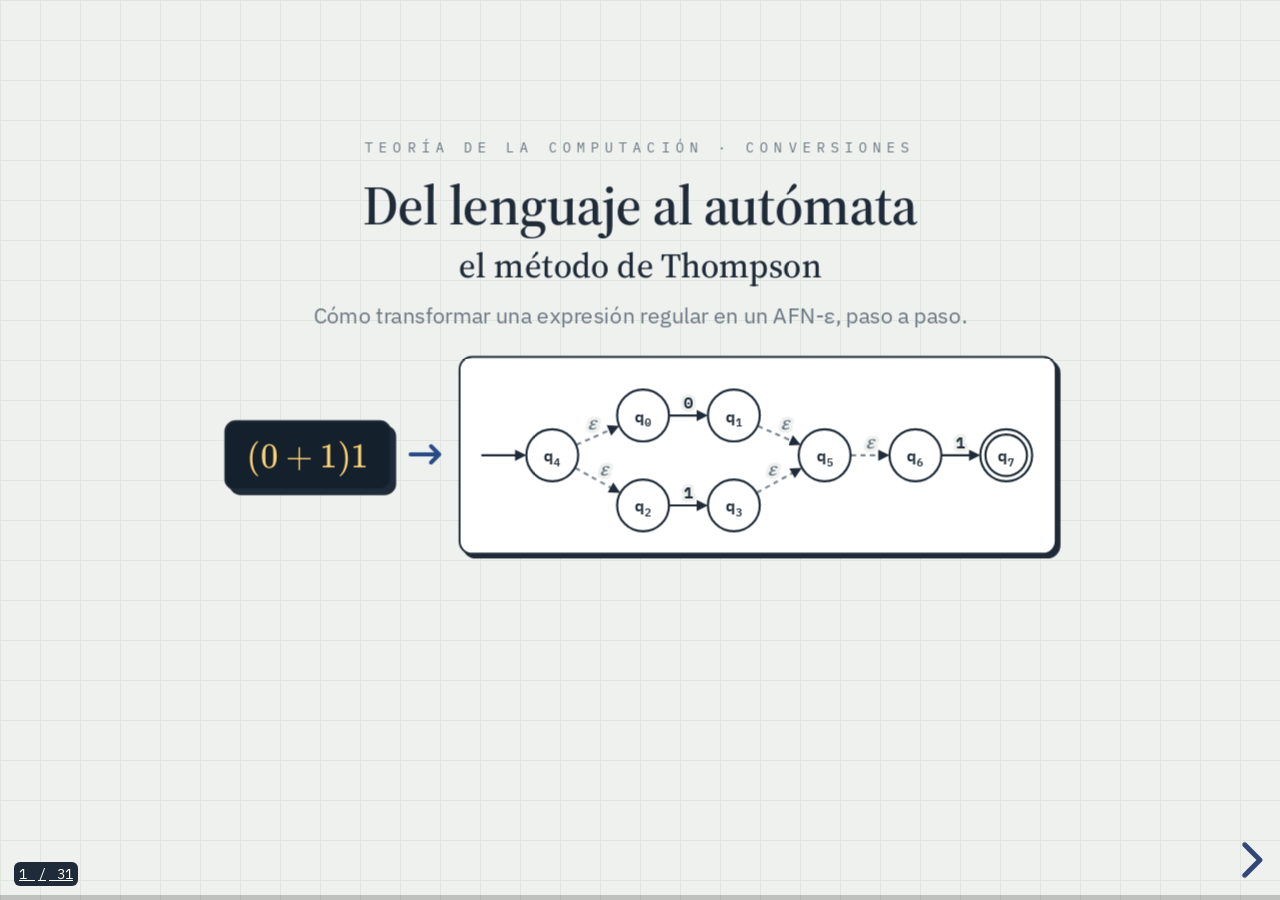
<file: html/metodo-thompson/index.html>
<!doctype html>
<html lang="es">
<head>
<meta charset="utf-8">
<meta name="viewport" content="width=device-width, initial-scale=1">
<title>Método de Thompson</title>
<link rel="stylesheet" href="lib/reveal/reveal.min.css">
<link rel="stylesheet" href="lib/fontawesome/css/all.min.css">
<link href="lib/fuentes/fuentes.css" rel="stylesheet">
<link rel="stylesheet" href="tema-redes.css">
<link rel="stylesheet" href="mate.css">
<link rel="stylesheet" href="afd.css">
<link rel="stylesheet" href="afn.css">
<link rel="stylesheet" href="thompson.css">
</head>
<body>
<div class="reveal"><div class="slides">

<!-- =====================================================================
     BLOQUE A · MOTIVACIÓN E INTUICIÓN
     ===================================================================== -->

<!-- 1 · PORTADA -->
<section data-transition="zoom" id="portada">
  <div class="kicker">Teoría de la computación · Conversiones</div>
  <h1 class="center" style="font-size:58px;margin-top:18px;line-height:1.08">Del lenguaje al autómata</h1>
  <p class="center" style="font-family:var(--serif);font-size:36px;color:var(--navy);margin-top:6px">el método de Thompson</p>
  <p class="sub" style="font-size:23px;margin-top:8px">Cómo transformar una expresión regular en un AFN-ε, paso a paso.</p>
  <div class="ctrl" style="margin-top:26px;gap:18px;flex-wrap:nowrap" data-claim="T:(0+1)1" data-inv data-re="(0+1)1">
    <div class="exprbox" style="background:var(--code-bg,#14202b);color:#ffd479;border:2.5px solid var(--navy);border-radius:12px;box-shadow:5px 5px 0 var(--navy);padding:10px 22px;font-size:34px">\((0+1)1\)</div>
    <i class="fa-solid fa-arrow-right-long" style="font-size:34px;color:var(--accent)" aria-hidden="true"></i>
    <div class="panel" style="padding:6px 10px"><div class="diag" data-thompson="(0+1)1" data-escala=".9"></div></div>
  </div>
  <aside class="notes">Bienvenida. Hoy unimos dos temas: las expresiones regulares (que describen lenguajes) y los autómatas (que los reconocen). El método de Thompson es una receta para pasar de la primera a la segunda, pieza por pieza.</aside>
</section>

<!-- 2 · EL PROBLEMA -->
<section data-transition="convex" id="problema">
  <div class="kicker">A · Motivación</div>
  <div class="route" data-on="1"></div>
  <h2>El problema</h2>
  <div class="q"><i class="fa-solid fa-circle-question"></i><p>Tenemos la expresión \((0+1)1\). ¿Cómo construimos una máquina que reconozca <b>exactamente</b> sus cadenas?</p></div>
  <div class="split" style="grid-template-columns:330px 1fr;margin-top:26px;align-items:center">
    <div class="panel center" data-rx="(0+1)1" data-rx-exact="01,11">
      <div style="font-size:44px">\((0+1)1\)</div>
      <div class="hint mt8">describe el lenguaje</div>
      <div class="strs mt8" style="justify-content:center"><span class="str si">01</span><span class="str si">11</span></div>
    </div>
    <div class="panel" style="min-height:250px;display:grid;place-items:center">
      <div class="col-c" style="grid-area:1/1"><i class="fa-solid fa-gears" style="font-size:60px;color:#b9c2ca"></i><span class="hint">¿qué máquina reconoce estas cadenas?</span></div>
      <div class="fragment" style="grid-area:1/1;background:#fff;width:100%"><div class="diag" data-thompson="(0+1)1" data-escala=".95"></div></div>
    </div>
  </div>
  <aside class="notes">Deja que propongan máquinas a mano. Funciona para expresiones pequeñas, pero ¿y para expresiones grandes? Necesitamos un método que funcione SIEMPRE: eso es Thompson. Al avanzar aparece la máquina que construiremos hoy.</aside>
</section>

<!-- 3 · ANALOGÍA DE LOS BLOQUES -->
<section data-transition="slide" id="bloques">
  <div class="kicker">A · Intuición</div>
  <div class="route" data-on="1"></div>
  <h2>Como construir con bloques de juguete</h2>
  <p class="lead center mt8">Cada símbolo y cada operación nos da una <b>pieza pequeña</b>. Las piezas se conectan para formar una máquina grande.</p>
  <div class="piezas">
    <div class="panel fragment fade-up"><i class="fa-solid fa-cube big-i"></i><h3>Pieza símbolo</h3><div class="hint">lee un símbolo: 0 o 1</div></div>
    <div class="panel fragment fade-up"><i class="fa-solid fa-code-fork big-i"></i><h3>Pieza unión</h3><div class="hint">elige un camino u otro</div></div>
    <div class="panel fragment fade-up"><i class="fa-solid fa-link big-i"></i><h3>Pieza concatenación</h3><div class="hint">una pieza detrás de otra</div></div>
    <div class="panel fragment fade-up"><i class="fa-solid fa-rotate big-i"></i><h3>Pieza estrella</h3><div class="hint">repetir cero o más veces</div></div>
  </div>
  <div class="def hl mt24 fragment fade-up">
    <div class="head"><i class="fa-solid fa-plug"></i> La regla de oro</div>
    <div class="body lead">Cada pieza tiene <b>un enchufe de entrada</b> y <b>uno de salida</b>. Las piezas se unen con cables especiales que no gastan símbolos: las flechas \(\varepsilon\).</div>
  </div>
  <aside class="notes">La analogía ayuda a recordar que todas las piezas tienen la misma forma "de afuera": una entrada y una salida. Por eso cualquier pieza se puede conectar con cualquier otra.</aside>
</section>

<!-- 4 · RECORDATORIO DE EXPRESIONES -->
<section data-transition="convex" id="recordatorio">
  <div class="kicker">A · Recordatorio</div>
  <div class="route" data-on="1"></div>
  <h2>Recordatorio: las expresiones regulares</h2>
  <div class="rx4">
    <div class="panel" data-rx="0" data-rx-in="0" data-rx-out="ε,1,00"><div class="expr">\(0\)</div><div class="hint">la cadena 0</div>
      <div class="strs"><span class="str si">0</span></div><div class="strs"><span class="str nop eps">ε</span><span class="str nop">1</span><span class="str nop">00</span></div></div>
    <div class="panel fragment fade-up" data-rx="0+1" data-rx-in="0,1" data-rx-out="ε,01"><div class="expr">\(0+1\)</div><div class="hint">elegir 0 <b>o</b> 1</div>
      <div class="strs"><span class="str si">0</span><span class="str si">1</span></div><div class="strs"><span class="str nop eps">ε</span><span class="str nop">01</span></div></div>
    <div class="panel fragment fade-up" data-rx="01" data-rx-in="01" data-rx-out="0,10"><div class="expr">\(01\)</div><div class="hint">primero 0, <b>después</b> 1</div>
      <div class="strs"><span class="str si">01</span></div><div class="strs"><span class="str nop">0</span><span class="str nop">10</span></div></div>
    <div class="panel fragment fade-up" data-rx="0*" data-rx-in="ε,0,00,000" data-rx-out="1,01"><div class="expr">\(0^*\)</div><div class="hint">cero o más ceros</div>
      <div class="strs"><span class="str si eps">ε</span><span class="str si">0</span><span class="str si">00</span><span class="str si">000</span></div><div class="strs"><span class="str nop">1</span><span class="str nop">01</span></div></div>
  </div>
  <div class="note fragment fade-up"><i class="fa-solid fa-circle-info"></i><span>En esta clase \(+\) es la <b>unión</b> de la teoría de lenguajes (no la sintaxis de JavaScript o Python), la concatenación se escribe juntando expresiones, y \(\varnothing\) (sin cadenas) no es lo mismo que \(\varepsilon\) (la cadena vacía).</span></div>
  <aside class="notes">Tres operaciones: unión, concatenación, estrella. Thompson tiene exactamente una regla por cada una, más la regla de los símbolos. Precedencia: estrella, luego concatenación, luego unión.</aside>
</section>

<!-- 5 · ¿QUÉ ES UN AFN-ε? -->
<section data-transition="slide" id="afn-eps">
  <div class="kicker">A · Repaso de AFN-<span class="lc">ε</span></div>
  <div class="route" data-on="1"></div>
  <h2>¿Qué es un AFN-ε?</h2>
  <div class="split" style="grid-template-columns:1fr 470px;margin-top:16px">
    <div>
      <div class="sim" data-t="ε0" data-w="0">
        <div class="sim-diag"></div>
        <div class="sim-cinta"></div>
        <div class="sim-ctrl mt8"></div>
        <div class="sim-estado"></div>
      </div>
    </div>
    <div class="list" style="gap:14px" data-claim="T:ε0" data-acc="0" data-rej="ε,00" data-w="0" data-sets="q0,q1,q2;q3">
      <div class="def hl">
        <div class="head"><i class="fa-solid fa-map"></i> Un mapa de estados</div>
        <div class="body small">Un autómata es como un recorrido por un mapa: leer un símbolo nos lleva por una flecha con ese símbolo.</div>
      </div>
      <div class="def hl">
        <div class="head"><i class="fa-solid fa-person-running"></i> Flecha <span class="lc">ε</span></div>
        <div class="body small">Una flecha \(\varepsilon\) permite cambiar de estado <b>sin leer</b> ningún símbolo: la cinta no avanza.</div>
      </div>
      <div class="note" style="margin-top:0"><i class="fa-solid fa-triangle-exclamation"></i><span>\(\varepsilon\) <b>nunca</b> aparece en la cadena de entrada: no es un símbolo del alfabeto \(\Sigma=\{0,1\}\).</span></div>
    </div>
  </div>
  <aside class="notes">Este es el autómata de Thompson para la expresión ε0 (que describe lo mismo que 0). Antes de leer nada, la máquina ya puede estar en q0, q1 y q2 gracias a las flechas ε. Aceptación: al menos un camino termina en el estado final tras leer toda la cadena.</aside>
</section>

<!-- =====================================================================
     BLOQUE B · LAS REGLAS DE THOMPSON
     ===================================================================== -->

<!-- 6 · LA RECETA -->
<section data-transition="concave" id="receta">
  <div class="kicker">B · Las reglas de Thompson</div>
  <div class="route" data-on="2"></div>
  <h2>La receta de Thompson</h2>
  <div class="flujo">
    <div class="pz fragment fade-up"><div class="sq"><i class="fa-solid fa-cube"></i></div><div class="t">1. Un fragmento por símbolo</div><div class="d">dos estados y una flecha</div></div>
    <div class="fl fragment fade-up" aria-hidden="true">→</div>
    <div class="pz fragment fade-up"><div class="sq"><i class="fa-solid fa-sitemap"></i></div><div class="t">2. Identificar las operaciones</div><div class="d">árbol de la expresión</div></div>
    <div class="fl fragment fade-up" aria-hidden="true">→</div>
    <div class="pz fragment fade-up"><div class="sq"><i class="fa-solid fa-puzzle-piece"></i></div><div class="t">3. Combinar con las reglas</div><div class="d">unión, concatenación, estrella</div></div>
    <div class="fl fragment fade-up" aria-hidden="true">→</div>
    <div class="pz fragment fade-up"><div class="sq"><i class="fa-solid fa-flag-checkered"></i></div><div class="t">4. Marcar inicio y final</div><div class="d">uno de cada uno</div></div>
    <div class="fl fragment fade-up" aria-hidden="true">→</div>
    <div class="pz fragment fade-up"><div class="sq"><i class="fa-solid fa-list-check"></i></div><div class="t">5. Comprobar</div><div class="d">probar cadenas</div></div>
  </div>
  <div class="def hl mt24 fragment fade-up">
    <div class="head"><i class="fa-solid fa-lightbulb"></i> La idea clave</div>
    <div class="body">Se construye de <b>abajo hacia arriba</b>: primero las piezas más pequeñas (los símbolos) y después las operaciones que las contienen, siguiendo la estructura de la expresión.</div>
  </div>
  <aside class="notes">Esta receta se repite en todos los ejercicios del día. En el bloque D la escribimos como algoritmo.</aside>
</section>

<!-- 7 · REGLA DEL SÍMBOLO -->
<section data-transition="slide" id="regla-simbolo">
  <div class="kicker">B · Regla 1 · Símbolo</div>
  <div class="route" data-on="2"></div>
  <h2>Regla para un símbolo</h2>
  <div class="def hl mt16">
    <div class="head"><i class="fa-solid fa-cube"></i> Fragmento de un símbolo \(a\)</div>
    <div class="body">Dos estados <b>nuevos</b>: una entrada y una salida, unidos por una flecha con \(a\). La máquina pasa de la entrada a la salida <b>leyendo</b> \(a\).</div>
  </div>
  <div class="two" style="margin-top:22px">
    <div class="panel col-c" data-claim="T:0" data-inv data-acc="0" data-rej="ε,1,00"><h3>Fragmento de \(0\)</h3><div class="diag" data-thompson="0" data-escala="1.15"></div><div class="hint">acepta solo la cadena 0</div></div>
    <div class="panel col-c fragment fade-left" data-claim="T:1" data-inv data-acc="1" data-rej="ε,0,11"><h3>Fragmento de \(1\)</h3><div class="diag" data-thompson="1" data-escala="1.15"></div><div class="hint">acepta solo la cadena 1</div></div>
  </div>
  <div class="note fragment fade-up"><i class="fa-solid fa-circle-info"></i><span>La flecha de entrada marca la <b>entrada</b> del fragmento y el doble círculo su <b>salida</b>. Cada vez que aparece un símbolo en la expresión se crea un fragmento con estados <b>nuevos</b>.</span></div>
  <aside class="notes">En la expresión 0(1+0) hay dos ceros: cada uno tiene su propio fragmento con estados distintos. Los nombres q0, q1, … se asignan en el orden en que se crean.</aside>
</section>

<!-- 8 · CONECTAR FRAGMENTOS -->
<section data-transition="slide" id="conectar">
  <div class="kicker">B · Entradas y salidas</div>
  <div class="route" data-on="2"></div>
  <h2>¿Cómo se conectan los fragmentos?</h2>
  <div class="panel mt16"><div class="diag" data-thompson="01" data-etapa="1" data-escala="1.3"></div>
    <div class="hint center">Dos fragmentos independientes: cada uno con su entrada (flecha) y su salida (doble círculo).</div></div>
  <div class="three" style="margin-top:20px">
    <div class="item fragment fade-up"><div class="sq"><i class="fa-solid fa-right-to-bracket"></i></div><div><div class="t">Una entrada</div><div class="v">por ahí empieza a leer la pieza</div></div></div>
    <div class="item fragment fade-up"><div class="sq"><i class="fa-solid fa-right-from-bracket"></i></div><div><div class="t">Una salida</div><div class="v">ahí termina la pieza</div></div></div>
    <div class="item fragment fade-up"><div class="sq">ε</div><div><div class="t">Se unen con ε</div><div class="v">salida de una → entrada de otra</div></div></div>
  </div>
  <div class="note fragment fade-up"><i class="fa-solid fa-triangle-exclamation"></i><span>No reutilices un estado de un fragmento cuando la regla pide uno <b>nuevo</b>: al combinar piezas, las entradas y salidas de los fragmentos internos dejan de ser el inicio y el final del todo.</span></div>
  <aside class="notes">Al conectar, la salida de q1 deja de ser final y la entrada de q2 deja de ser inicial: solo el resultado completo tiene un inicio y un final.</aside>
</section>

<!-- 9 · REGLA DE CONCATENACIÓN -->
<section data-transition="convex" id="regla-concat">
  <div class="kicker">B · Regla 2 · Concatenación</div>
  <div class="route" data-on="2"></div>
  <h2>Concatenación: \(01\)</h2>
  <div class="def hl mt8">
    <div class="head"><i class="fa-solid fa-link"></i> Regla de concatenación \(rs\)</div>
    <div class="body small">Una flecha \(\varepsilon\) de la <b>salida</b> de \(r\) a la <b>entrada</b> de \(s\). La entrada de \(r\) es la nueva entrada y la salida de \(s\) es la nueva salida. No se crean estados.</div>
  </div>
  <div class="mt16" data-construccion="01" data-escala="1.25" data-claim="T:01" data-inv data-acc="01" data-rej="ε,0,1,10"></div>
  <aside class="notes">Cuatro clics: fragmento de 0, fragmento de 1, conexión ε, autómata completo. La máquina no puede llegar a la salida de 1 sin haber leído antes el 0.</aside>
</section>

<!-- 10 · REGLA DE UNIÓN -->
<section data-transition="slide" id="regla-union">
  <div class="kicker">B · Regla 3 · Unión</div>
  <div class="route" data-on="2"></div>
  <h2>Unión: \(0+1\)</h2>
  <div class="def hl mt8">
    <div class="head"><i class="fa-solid fa-code-fork"></i> Regla de unión \(r+s\)</div>
    <div class="body small">Un nuevo inicio con flechas \(\varepsilon\) hacia las entradas de \(r\) y de \(s\), y un nuevo final con flechas \(\varepsilon\) desde sus salidas. Así la máquina <b>elige</b> una alternativa.</div>
  </div>
  <div class="split" style="grid-template-columns:1fr 330px;margin-top:10px;align-items:start">
    <div data-construccion="0+1" data-escala="1.05"></div>
    <div class="panel" data-claim="T:0+1" data-inv data-acc="0,1" data-rej="ε,00,01" data-re="0+1">
      <h3>Comprobación</h3>
      <div data-pruebas="T:0+1" data-ws="0,1,00,01,ε"></div>
    </div>
  </div>
  <aside class="notes">Se crean exactamente dos estados nuevos (inicio y final) y cuatro flechas ε. ε se rechaza: desde el inicio solo hay flechas ε hacia las entradas de los fragmentos, y para llegar al final hay que leer un símbolo.</aside>
</section>

<!-- 11 · REGLA DE ESTRELLA -->
<section data-transition="slide" id="regla-estrella">
  <div class="kicker">B · Regla 4 · Estrella de Kleene</div>
  <div class="route" data-on="2"></div>
  <h2>Estrella de Kleene: \(0^*\)</h2>
  <div class="def hl mt8">
    <div class="head"><i class="fa-solid fa-rotate"></i> Regla de estrella \(r^*\)</div>
    <div class="body small">Nuevos inicio y final. Flechas \(\varepsilon\): <b>entrar</b> a \(r\), <b>repetir</b> (de la salida de \(r\) a su entrada), <b>saltar</b> (del inicio al final: cero veces) y <b>salir</b> de \(r\) al final.</div>
  </div>
  <div class="split" style="grid-template-columns:1fr 320px;margin-top:6px;align-items:start">
    <div>
      <div data-construccion="0*" data-escala=".98"></div>
      <div class="leyenda"><span><i class="l" style="border-color:var(--amber)"></i><span class="rp">repite</span>: otra vuelta</span><span><i class="l" style="border-color:var(--blue)"></i><span class="sl2">salto</span>: cero repeticiones</span></div>
    </div>
    <div class="panel" data-claim="T:0*" data-inv data-acc="ε,0,00,000" data-rej="1,01,10" data-re="0*">
      <h3>Comprobación</h3>
      <div data-pruebas="T:0*" data-ws="ε,0,00,000,1"></div>
    </div>
  </div>
  <aside class="notes">La flecha azul (salto) permite aceptar ε sin leer nada; la ámbar (repite) permite volver a leer 0 cuantas veces se quiera. Sin el salto, ε no se aceptaría; sin el regreso, 00 no se aceptaría.</aside>
</section>

<!-- 12 · COMPARACIÓN DE LAS TRES REGLAS -->
<section data-transition="convex" id="comparacion">
  <div class="kicker">B · Las tres reglas</div>
  <div class="route" data-on="2"></div>
  <h2>Las tres reglas, lado a lado</h2>
  <div class="reglas3">
    <div class="panel"><h3><span class="tag am">unión</span> \(r+s\)</h3><div class="diag" data-thompson="0+1" data-escala=".72"></div><div class="frase">Dos caminos en paralelo entre un inicio y un final nuevos.</div><div class="hint">ej.: \(0+1\)</div></div>
    <div class="panel fragment fade-up"><h3><span class="tag ac">concatenación</span> \(rs\)</h3><div class="diag" data-thompson="01" data-escala=".72"></div><div class="frase">Un fragmento detrás de otro, unidos por una flecha ε.</div><div class="hint">ej.: \(01\)</div></div>
    <div class="panel fragment fade-up"><h3><span class="tag" style="color:#14518f;background:var(--blue-l);border-color:var(--blue)">estrella</span> \(r^*\)</h3><div class="diag" data-thompson="0*" data-escala=".72"></div><div class="frase">Un fragmento con un regreso y un salto ε.</div><div class="hint">ej.: \(0^*\)</div></div>
  </div>
  <div class="note fragment fade-up"><i class="fa-solid fa-eye"></i><span>Pista visual: <b>en paralelo</b> → unión · <b>en fila</b> → concatenación · <b>con un arco de regreso</b> → estrella.</span></div>
  <aside class="notes">Pide a los alumnos que, viendo solo la forma, digan qué operación representa cada diagrama.</aside>
</section>

<!-- =====================================================================
     BLOQUE C · CONSTRUCCIÓN GUIADA
     ===================================================================== -->

<!-- 13 · PRIMER EJERCICIO: PREDICCIÓN -->
<section data-transition="concave" id="ejercicio-01">
  <div class="kicker">C · Construcción guiada · Ejercicio 1</div>
  <div class="route" data-on="3"></div>
  <h2>Nuestro primer ejercicio: \(01\)</h2>
  <div class="q"><i class="fa-solid fa-circle-question"></i><p>Antes de construir: ¿cuántos fragmentos de símbolo necesitamos? ¿Qué regla los une? ¿Cuántos estados tendrá el resultado?</p></div>
  <div class="three" style="margin-top:24px" data-claim="T:01" data-inv>
    <div class="reto fragment fade-up"><div class="head"><i class="fa-solid fa-cube"></i> Fragmentos</div><div class="qtext"><b>Dos</b>: uno para 0 y otro para 1.</div></div>
    <div class="reto fragment fade-up"><div class="head"><i class="fa-solid fa-link"></i> Regla</div><div class="qtext"><b>Concatenación</b>: 0 y después 1.</div></div>
    <div class="reto fragment fade-up"><div class="head"><i class="fa-solid fa-hashtag"></i> Estados</div><div class="qtext"><b>Cuatro</b>: 2 + 2; la concatenación no crea estados.</div></div>
  </div>
  <aside class="notes">Deja que voten antes de cada respuesta. Regla para contar: 2 estados por cada símbolo, unión y estrella; 0 por cada concatenación.</aside>
</section>

<!-- 14 · CONSTRUCCIÓN COMPLETA DE 01 -->
<section data-transition="slide" id="completo-01">
  <div class="kicker">C · Construcción guiada · Ejercicio 1</div>
  <div class="route" data-on="3"></div>
  <h2>El autómata de \(01\) en acción</h2>
  <div class="split" style="grid-template-columns:1fr 340px;margin-top:10px">
    <div class="sim" data-t="01" data-w="01">
      <div class="sim-diag"></div>
      <div class="sim-cinta"></div>
      <div class="sim-ctrl mt8"></div>
      <div class="sim-estado"></div>
      <div class="sim-sets"></div>
    </div>
    <div class="panel" data-claim="T:01" data-acc="01" data-rej="0,1,00,10" data-w="01" data-sets="q0;q1,q2;q3" data-re="01">
      <h3>Otras cadenas</h3>
      <div data-pruebas="T:01" data-ws="0,1,00,10"></div>
    </div>
  </div>
  <aside class="notes">Avanza paso a paso: tras leer 0 la máquina está en q1 y, gracias a la flecha ε, también en q2; tras leer 1 llega a q3, el final. Las demás cadenas se rechazan: ningún camino termina en q3 después de leerlas completas.</aside>
</section>

<!-- 15 · SEGUNDO EJERCICIO: 0+1 -->
<section data-transition="slide" id="ejercicio-union">
  <div class="kicker">C · Construcción guiada · Ejercicio 2</div>
  <div class="route" data-on="3"></div>
  <h2>Segundo ejercicio: \(0+1\)</h2>
  <div class="split" style="grid-template-columns:1fr 360px;margin-top:10px">
    <div class="sim" data-t="0+1" data-w="0" data-ws="0,1,ε,01">
      <div class="sim-elegir-w elegir-w"></div>
      <div class="sim-diag"></div>
      <div class="sim-ctrl mt8"></div>
      <div class="sim-estado"></div>
      <div class="sim-sets"></div>
    </div>
    <div class="list" style="gap:12px">
      <div class="reto"><div class="head"><i class="fa-solid fa-circle-question"></i> Operación principal</div><div class="qtext">¿Qué operación está «más arriba» en \(0+1\)?</div>
        <div class="ans fragment" style="font-size:18px">La <b>unión</b>: se construyen los fragmentos de 0 y de 1 y se aplica la regla de unión.</div></div>
      <div class="note fragment fade-up" style="margin-top:0" data-claim="T:0+1" data-acc="0,1" data-rej="ε,01"><i class="fa-solid fa-list-check"></i><span>Acepta 0 y 1; rechaza \(\varepsilon\) y 01. Pruébalas con los botones.</span></div>
    </div>
  </div>
  <aside class="notes">Con 01: tras el 0 un camino llega al final, pero queda un 1 por leer y desde el final no sale ninguna flecha: se rechaza.</aside>
</section>

<!-- 16 · TERCER EJERCICIO: 0* -->
<section data-transition="slide" id="ejercicio-estrella">
  <div class="kicker">C · Construcción guiada · Ejercicio 3</div>
  <div class="route" data-on="3"></div>
  <h2>Tercer ejercicio: \(0^*\)</h2>
  <div class="split" style="grid-template-columns:1fr 340px;margin-top:10px">
    <div class="sim" data-t="0*" data-w="" data-ws="ε,0,00,1">
      <div class="sim-elegir-w elegir-w"></div>
      <div class="sim-diag"></div>
      <div class="sim-ctrl mt8"></div>
      <div class="sim-estado"></div>
      <div class="sim-sets"></div>
    </div>
    <div class="list" style="gap:12px">
      <div class="reto"><div class="head"><i class="fa-solid fa-circle-question"></i> Piensa</div><div class="qtext">¿Qué significa «cero o más veces»? ¿Cómo acepta la máquina \(\varepsilon\) sin leer nada?</div>
        <div class="ans fragment" style="font-size:18px">Con la flecha de <b>salto</b>: \(\mathrm{ECLOSE}(q_2)\) ya contiene el final \(q_3\).</div></div>
      <div class="note fragment fade-up" style="margin-top:0" data-claim="T:0*" data-acc="ε,0,00" data-rej="1" data-w="" data-sets="q2,q0,q3"><i class="fa-solid fa-list-check"></i><span>Antes de leer, los activos son \(\{q_0,q_2,q_3\}\): \(\varepsilon\) se acepta. Con 1 no hay flecha: se rechaza.</span></div>
    </div>
  </div>
  <aside class="notes">La numeración sale del orden de creación: q0 y q1 son el fragmento de 0; q2 y q3 los añade la estrella.</aside>
</section>

<!-- 17 · EJERCICIO COMBINADO: 0(1+0) -->
<section data-transition="convex" id="combinado">
  <div class="kicker">C · Construcción guiada · Combinado</div>
  <div class="route" data-on="3"></div>
  <h2>Ejercicio combinado: \(0(1+0)\)</h2>
  <div class="split" style="grid-template-columns:1fr 300px;margin-top:10px;align-items:start">
    <div data-construccion="0(1+0)" data-escala=".9"></div>
    <div class="panel" data-claim="T:0(1+0)" data-inv data-re="0(1+0)" data-acc="01,00" data-rej="0,1,10,11">
      <h3>Comprobación</h3>
      <div data-pruebas="T:0(1+0)" data-ws="01,00,0,1,10,11"></div>
    </div>
  </div>
  <aside class="notes">Orden: símbolo 0 (q0,q1), símbolo 1 (q2,q3), símbolo 0 (q4,q5), unión 1+0 (q6,q7), y concatenación del primer 0 con la unión. Solo se aceptan 01 y 00: un 0 seguido de exactamente un símbolo.</aside>
</section>

<!-- 18 · (0+1)1 -->
<section data-transition="slide" id="union-concat">
  <div class="kicker">C · Construcción guiada · Más compleja</div>
  <div class="route" data-on="3"></div>
  <h2>Una expresión más compleja: \((0+1)1\)</h2>
  <div class="split" style="grid-template-columns:1fr 300px;margin-top:10px;align-items:start">
    <div data-construccion="(0+1)1" data-escala=".9"></div>
    <div class="panel" data-claim="T:(0+1)1" data-inv data-re="(0+1)1" data-acc="01,11" data-rej="ε,0,1,10,011">
      <h3>Comprobación</h3>
      <div data-pruebas="T:(0+1)1" data-ws="01,11,1,10,011"></div>
      <div class="hint mt8">Exactamente dos cadenas: <b>01</b> y <b>11</b>.</div>
    </div>
  </div>
  <aside class="notes">Primero la unión (dentro del paréntesis), después el segundo símbolo 1, y al final la concatenación. Lenguaje finito: L = {01, 11}, verificado contra la expresión.</aside>
</section>

<!-- 19 · 0*1 -->
<section data-transition="slide" id="estrella-concat">
  <div class="kicker">C · Construcción guiada · Estrella y concatenación</div>
  <div class="route" data-on="3"></div>
  <h2>Construcción de \(0^*1\)</h2>
  <div class="split" style="grid-template-columns:1fr 300px;margin-top:10px;align-items:start">
    <div data-construccion="0*1" data-escala=".9"></div>
    <div class="panel" data-claim="T:0*1" data-inv data-re="0*1" data-acc="1,01,001,0001" data-rej="ε,0,10">
      <h3>Comprobación</h3>
      <div data-pruebas="T:0*1" data-ws="1,01,001,0001,ε,0,10"></div>
    </div>
  </div>
  <aside class="notes">Cero o más ceros y después exactamente un 1. 10 se rechaza: tras el 1 ya no hay flechas para leer el 0.</aside>
</section>

<!-- 20 · ¿QUÉ REGLA PRIMERO? -->
<section data-transition="convex" id="orden">
  <div class="kicker">C · Estructura de la expresión</div>
  <div class="route" data-on="3"></div>
  <h2>¿Cómo sabemos qué regla aplicar primero?</h2>
  <div class="split" style="grid-template-columns:360px 1fr;margin-top:18px">
    <div class="list" style="gap:12px">
      <div class="steps small">
        <div class="step"><b>Paréntesis</b>: agrupan</div>
        <div class="step"><b>Estrella</b> \(^*\)</div>
        <div class="step"><b>Concatenación</b></div>
        <div class="step"><b>Unión</b> \(+\)</div>
      </div>
      <div class="note" style="margin-top:4px"><i class="fa-solid fa-sitemap"></i><span>La operación de la <b>raíz</b> del árbol es la <b>última</b> que se aplica. Se construye de las hojas hacia la raíz.</span></div>
    </div>
    <div class="panel col-c">
      <h3>Árbol de \((0+1)1\)</h3>
      <div data-ast="(0+1)1"></div>
      <div class="hint">Los números indican el orden de construcción: ① símbolo 0, ② símbolo 1, ③ unión, ④ símbolo 1, ⑤ concatenación.</div>
    </div>
  </div>
  <aside class="notes">El árbol lo dibuja el mismo motor que construye el autómata, y la numeración coincide con las etapas de la diapositiva anterior de (0+1)1.</aside>
</section>

<!-- =====================================================================
     BLOQUE D · PROCEDIMIENTO SISTEMÁTICO
     ===================================================================== -->

<!-- 21 · EL ALGORITMO -->
<section data-transition="concave" id="algoritmo">
  <div class="kicker">D · Procedimiento sistemático</div>
  <div class="route" data-on="4"></div>
  <h2>El algoritmo, paso a paso</h2>
  <div class="split" style="grid-template-columns:1fr 520px;margin-top:16px">
    <div class="steps small">
      <div class="step fragment fade-right">Analizar la expresión (precedencia y paréntesis).</div>
      <div class="step fragment fade-right">Identificar sus subexpresiones: el árbol.</div>
      <div class="step fragment fade-right">Construir los fragmentos de los símbolos.</div>
      <div class="step fragment fade-right">Aplicar la regla de cada operador, de las hojas a la raíz.</div>
      <div class="step fragment fade-right">Conectar los fragmentos con transiciones ε.</div>
      <div class="step fragment fade-right">Obtener un único inicio y un único final.</div>
      <div class="step fragment fade-right">Verificar el autómata con cadenas de prueba.</div>
    </div>
    <div class="term fragment fade-left">
      <div class="bar"><b></b><b></b><b></b>&nbsp; pseudocódigo</div>
<pre><span class="c">// devuelve un fragmento (entrada, salida)</span>
<span class="p">thompson</span>(r):
  si r es un símbolo a:
      crear i, f;  i --a--> f
  si r = s + t:
      A, B = thompson(s), thompson(t)
      crear i, f
      i --ε--> A.i,  i --ε--> B.i
      A.f --ε--> f,  B.f --ε--> f
  si r = s t:
      A, B = thompson(s), thompson(t)
      A.f --ε--> B.i;   <span class="c">// sin estados nuevos</span>
      devolver (A.i, B.f)
  si r = s*:
      A = thompson(s);  crear i, f
      i --ε--> A.i,  A.f --ε--> A.i
      i --ε--> f,    A.f --ε--> f
  devolver (i, f)</pre>
    </div>
  </div>
  <aside class="notes">El pseudocódigo es recursivo, como la definición de las expresiones regulares: un caso base (el símbolo) y un caso por cada operación. Es exactamente lo que hace el motor de la presentación.</aside>
</section>

<!-- 22 · ÁRBOL Y CONSTRUCCIÓN -->
<section data-transition="slide" id="arbol-construccion">
  <div class="kicker">D · Del árbol al autómata</div>
  <div class="route" data-on="4"></div>
  <h2>Árbol sintáctico y construcción de \(0(1+0)\)</h2>
  <div class="split" style="grid-template-columns:340px 1fr;margin-top:16px">
    <div class="panel col-c"><div data-ast="0(1+0)"></div><div class="hint">cada nodo → un fragmento</div></div>
    <div>
      <div data-tabla-pasos="0(1+0)" data-claim="T:0(1+0)" data-inv></div>
      <div class="hint mt8">Estados totales: 2 por cada símbolo (3), 2 por la unión, 0 por la concatenación = <b>8</b>.</div>
    </div>
  </div>
  <aside class="notes">La tabla se genera desde la construcción real: cada fila es un nodo del árbol en el orden en que se construye.</aside>
</section>

<!-- 23 · LA IMPORTANCIA DE ε -->
<section data-transition="slide" id="importancia-eps">
  <div class="kicker">D · La importancia de <span class="lc">ε</span></div>
  <div class="route" data-on="4"></div>
  <h2>¿Por qué conectar con flechas ε?</h2>
  <div class="consumo">
    <div class="panel">
      <h3>Flecha con <b>0</b>: consume</h3>
      <div class="cinta"><span class="c leido">0</span><span class="c actual">1</span></div>
      <div class="hint center">Al recorrerla, la cabeza avanza: el 0 queda leído.</div>
    </div>
    <div class="panel fragment fade-left">
      <h3>Flecha con <b>ε</b>: no consume</h3>
      <div class="cinta"><span class="c leido">0</span><span class="c actual">1</span></div>
      <div class="hint center">Al recorrerla, la cabeza <b>se queda</b> sobre el 1.</div>
    </div>
  </div>
  <div class="def hl mt24 fragment fade-up">
    <div class="head"><i class="fa-solid fa-plug"></i> Por eso son el «pegamento»</div>
    <div class="body">Una flecha ε une dos piezas <b>sin cambiar el lenguaje</b>: no añade ni quita símbolos a ninguna cadena. Si conectáramos con un 0 o un 1, la máquina exigiría un símbolo que la expresión no pide.</div>
  </div>
  <aside class="notes">Compara: en la concatenación de 01, si la conexión fuera una flecha con 0, la máquina reconocería 001 en lugar de 01.</aside>
</section>

<!-- 24 · ERRORES FRECUENTES (I) -->
<section data-transition="convex" id="errores-1">
  <div class="kicker">D · Errores frecuentes · 1 de 2</div>
  <div class="route" data-on="4"></div>
  <h2>Errores frecuentes con diagramas</h2>
  <div class="errores">
    <div class="panel" data-claim="errUnion" data-acc="01" data-rej="0,1"><h3><i class="fa-solid fa-bug"></i> Unión dibujada como concatenación (\(0+1\))</h3>
      <div class="diag" data-erroneo="errUnion" data-escala=".6"></div>
      <div class="falla">Acepta 01 y rechaza 0 y 1: describe \(01\), no \(0+1\).</div><div class="fx">Las alternativas van <b>en paralelo</b>, entre un inicio y un final nuevos.</div></div>
    <div class="panel" data-claim="errSinSalto" data-rej="ε" data-acc="0,00"><h3><i class="fa-solid fa-bug"></i> Estrella sin salto (\(0^*\))</h3>
      <div class="diag" data-erroneo="errSinSalto" data-escala=".6"></div>
      <div class="falla">Rechaza \(\varepsilon\), que sí pertenece a \(L(0^*)\).</div><div class="fx">Falta la flecha ε del inicio al final: permite cero repeticiones.</div></div>
    <div class="panel" data-claim="errSinRegreso" data-rej="00" data-acc="ε,0"><h3><i class="fa-solid fa-bug"></i> Estrella sin regreso (\(0^*\))</h3>
      <div class="diag" data-erroneo="errSinRegreso" data-escala=".6"></div>
      <div class="falla">Rechaza 00: solo permite cero o una repetición.</div><div class="fx">Falta la flecha ε de la salida del fragmento a su entrada.</div></div>
    <div class="panel" data-claim="errSinNuevos" data-acc="10" data-rx="0*1*" data-rx-out="10"><h3><i class="fa-solid fa-bug"></i> Estrellas sin estados nuevos (\(0^*1^*\))</h3>
      <div class="diag" data-erroneo="errSinNuevos" data-escala=".55"></div>
      <div class="falla">Acepta 10, que no pertenece a \(L(0^*1^*)\).</div><div class="fx">Cada estrella necesita su <b>propio</b> inicio y final nuevos.</div></div>
  </div>
  <aside class="notes">Cada error está verificado por el motor: el autómata incorrecto acepta o rechaza cadenas que no debería. El último es sutil: al compartir el estado m, desde el final de la segunda estrella se puede regresar a la primera.</aside>
</section>

<!-- 25 · ERRORES FRECUENTES (II) -->
<section data-transition="slide" id="errores-2">
  <div class="kicker">D · Errores frecuentes · 2 de 2</div>
  <div class="route" data-on="4"></div>
  <h2>Más errores que debemos evitar</h2>
  <div class="two tight" style="gap:14px 22px;margin-top:20px">
    <div class="list tight">
      <div class="note fragment fade-up" style="margin-top:0"><i class="fa-solid fa-bug" style="color:var(--red)"></i><span><b>Olvidar las flechas ε.</b> Si dos fragmentos no se conectan, la máquina queda partida y no puede llegar al final.</span></div>
      <div class="note fragment fade-up" style="margin-top:0" data-claim="T:01" data-inv><i class="fa-solid fa-bug" style="color:var(--red)"></i><span><b>Dejar varios finales.</b> En esta variante el resultado tiene <b>un solo</b> final: las salidas internas dejan de ser finales al conectarse.</span></div>
    </div>
    <div class="list tight">
      <div class="note fragment fade-up" style="margin-top:0" data-claim="T:(0+1)1" data-rej="0,1,10" data-re="(0+1)1"><i class="fa-solid fa-bug" style="color:var(--red)"></i><span><b>Aceptar cadenas de más.</b> Pruébalo: el autómata de \((0+1)1\) debe rechazar 0, 1 y 10.</span></div>
      <div class="note fragment fade-up" style="margin-top:0" data-rx="0+10" data-rx-paren="0+(10)"><i class="fa-solid fa-bug" style="color:var(--red)"></i><span><b>Ignorar la estructura.</b> \(0+10\) es \(0+(10)\): primero se concatena 10 y después se une con 0, no \((0+1)0\).</span></div>
    </div>
  </div>
  <aside class="notes">Para cada error, pide a los alumnos que digan qué cadena delataría el problema.</aside>
</section>

<!-- =====================================================================
     BLOQUE E · PRÁCTICA Y EVALUACIÓN
     ===================================================================== -->

<!-- 26 · ACTIVIDAD 1+0 -->
<section data-transition="concave" id="actividad-1">
  <div class="kicker">E · Práctica · Actividad 1</div>
  <div class="route" data-on="5"></div>
  <h2>Actividad: construye el AFN-ε de \(1+0\)</h2>
  <div class="split" style="grid-template-columns:400px 1fr;margin-top:18px">
    <div class="list tight">
      <div class="item"><div class="sq"><i class="fa-solid fa-pencil"></i></div><div><div class="t">Dibuja los fragmentos</div><div class="v">¿cuántos y de qué símbolos?</div></div></div>
      <div class="item"><div class="sq"><i class="fa-solid fa-code-fork"></i></div><div><div class="t">Aplica la regla</div><div class="v">¿cuál es la operación principal?</div></div></div>
      <div class="item"><div class="sq"><i class="fa-solid fa-hashtag"></i></div><div><div class="t">Cuenta los estados</div><div class="v">y numéralos en orden de creación</div></div></div>
    </div>
    <div>
      <button class="ans-btn" aria-expanded="false" aria-controls="sol-1" style="margin-top:0"><i class="fa-solid fa-eye"></i> Ver la solución</button>
      <div class="ans" id="sol-1" hidden data-claim="T:1+0" data-inv data-re="1+0" data-acc="1,0" data-rej="ε,10,01">
        <span class="lbl-ans">Solución</span>
        <div class="diag" data-thompson="1+0" data-escala=".95"></div>
        <div class="small">Unión de los fragmentos de 1 (q0, q1) y de 0 (q2, q3) con nuevo inicio q4 y nuevo final q5: <b>6 estados</b>. Acepta 1 y 0; rechaza ε, 10 y 01.</div>
      </div>
    </div>
  </div>
  <aside class="notes">Da un minuto antes de abrir la solución. Compara con 0+1: mismo lenguaje, misma forma, pero los fragmentos se crean en otro orden.</aside>
</section>

<!-- 27 · ACTIVIDAD 10* -->
<section data-transition="slide" id="actividad-2">
  <div class="kicker">E · Práctica · Actividad 2</div>
  <div class="route" data-on="5"></div>
  <h2>Actividad: construye el AFN-ε de \(10^*\)</h2>
  <div class="split" style="grid-template-columns:400px 1fr;margin-top:18px">
    <div class="list tight">
      <div class="reto"><div class="head"><i class="fa-solid fa-circle-question"></i> Antes de construir</div><div class="qtext" style="font-size:19px">¿La estrella se aplica a <b>10</b> o solo al <b>0</b>? ¿Cuál es la operación principal?</div>
        <div class="ans fragment" style="font-size:17px">Solo al 0 (la estrella va primero). La operación principal es la <b>concatenación</b> de 1 con \(0^*\): \(1(0^*)\).</div></div>
    </div>
    <div>
      <button class="ans-btn" aria-expanded="false" aria-controls="sol-2" style="margin-top:0"><i class="fa-solid fa-eye"></i> Ver la solución</button>
      <div class="ans" id="sol-2" hidden data-claim="T:10*" data-inv data-re="10*" data-acc="1,10,100" data-rej="ε,0,01">
        <span class="lbl-ans">Solución</span>
        <div class="diag" data-thompson="10*" data-escala=".82"></div>
        <div class="small">Primero se lee un 1 y después cero o más ceros. Acepta 1, 10, 100; rechaza ε, 0 y 01.</div>
      </div>
    </div>
  </div>
  <aside class="notes">Error típico: aplicar la estrella a 10 completo, lo que daría (10)*, que acepta ε y 1010.</aside>
</section>

<!-- 28 · RETO (0+1)* -->
<section data-transition="zoom" id="reto">
  <div class="kicker">E · Práctica · Reto</div>
  <div class="route" data-on="5"></div>
  <h2>Reto: \((0+1)^*\)</h2>
  <p class="lead center mt8" style="font-size:20px">Todas las cadenas finitas sobre \(\{0,1\}\), incluida \(\varepsilon\). Primero la unión, después la estrella sobre <b>todo</b> el fragmento.</p>
  <div class="split" style="grid-template-columns:1fr 290px;margin-top:6px;align-items:start">
    <div data-construccion="(0+1)*" data-escala=".72"></div>
    <div class="panel" data-claim="T:(0+1)*" data-inv data-re="(0+1)*" data-acc="ε,0,1,01,10,1100,10101">
      <h3>Comprobación</h3>
      <div data-pruebas="T:(0+1)*" data-ws="ε,0,1,01,10,1100,10101" data-compacto></div>
      <div class="hint mt8">Todas terminan con el final \(q_7\) entre sus estados activos.</div>
    </div>
  </div>
  <aside class="notes">Pide que lo intenten antes de avanzar. El resultado tiene 8 estados: 2+2 de los símbolos, 2 de la unión y 2 de la estrella. Acepta todas las cadenas: L((0+1)*) = Σ*.</aside>
</section>

<!-- 29 · LABORATORIO -->
<section data-transition="zoom" id="laboratorio">
  <div class="kicker">E · Práctica · Laboratorio</div>
  <div class="route" data-on="5"></div>
  <h2>Laboratorio: Thompson con cualquier expresión</h2>
  <div class="lab">
    <div class="ctrl">
      <label for="lab-re" class="hint">Expresión:</label><input id="lab-re" type="text" value="0(1+0)*" autocomplete="off" spellcheck="false">
      <button class="btn sym" data-ins="+">+</button><button class="btn sym" data-ins="*">*</button><button class="btn sym" data-ins="(">(</button><button class="btn sym" data-ins=")">)</button>
      <span class="hint" style="margin-left:10px">Cadena:</span><input id="lab-w" type="text" value="0110" autocomplete="off" spellcheck="false" style="width:150px" placeholder="ε">
    </div>
    <div class="msg center mt8" id="lab-msg" aria-live="polite"></div>
    <div class="lab-diag mt8" id="lab-diag"></div>
    <div class="ctrl mt8">
      <button class="btn" id="lab-atras"><i class="fa-solid fa-backward-step"></i> Etapa anterior</button>
      <span class="mono" id="lab-etapa" style="font-size:17px;min-width:120px;text-align:center"></span>
      <button class="btn" id="lab-sig"><i class="fa-solid fa-forward-step"></i> Etapa siguiente</button>
      <button class="btn" id="lab-fin"><i class="fa-solid fa-forward-fast"></i> Completo</button>
    </div>
    <div class="estado-sim" id="lab-paso" aria-live="polite"></div>
    <div class="estado-sim" id="lab-res" aria-live="polite"></div>
  </div>
  <aside class="notes">Escribe expresiones de la clase o nuevas (símbolos 0 y 1). Avanza etapa por etapa y comprueba cadenas: la respuesta la da la simulación del AFN-ε construido, con ε-clausura.</aside>
</section>

<!-- 30 · ¿CÓMO COMPROBAMOS? -->
<section data-transition="slide" id="comprobar">
  <div class="kicker">E · Comprobación</div>
  <div class="route" data-on="5"></div>
  <h2>¿Cómo comprobamos el resultado?</h2>
  <div class="split" style="grid-template-columns:400px 1fr;margin-top:16px">
    <div class="list tight">
      <div class="item"><div class="sq"><i class="fa-solid fa-play"></i></div><div><div class="t">¿Un único inicio?</div><div class="v">y no le llega ninguna flecha</div></div></div>
      <div class="item"><div class="sq"><i class="fa-regular fa-circle-dot"></i></div><div><div class="t">¿Un único final?</div><div class="v">y no sale ninguna flecha de él</div></div></div>
      <div class="item"><div class="sq">01</div><div><div class="t">¿Flechas de símbolo correctas?</div><div class="v">una por cada símbolo de la expresión</div></div></div>
      <div class="item"><div class="sq">ε</div><div><div class="t">¿Flechas ε bien conectadas?</div><div class="v">según la regla de cada operación</div></div></div>
      <div class="item"><div class="sq"><i class="fa-solid fa-list-check"></i></div><div><div class="t">¿Acepta y rechaza lo esperado?</div><div class="v">cadenas dentro y fuera del lenguaje</div></div></div>
    </div>
    <div>
      <div data-checklist="01,0+1,0*,0(1+0),(0+1)1,0*1,1+0,10*,(0+1)*"></div>
      <div class="note" style="margin-top:12px"><i class="fa-solid fa-scale-balanced"></i><span>Unas cuantas pruebas ayudan a encontrar errores, pero <b>no demuestran</b> la equivalencia. La garantía viene de que cada regla de Thompson es correcta (se demuestra por inducción sobre la expresión).</span></div>
    </div>
  </div>
  <aside class="notes">La tabla la calcula el motor en vivo para cada autómata de la clase. La última columna compara con la expresión todas las cadenas de longitud ≤ 8: es una comprobación exhaustiva hasta esa longitud, no una demostración.</aside>
</section>

<!-- 31 · CONCLUSIONES Y LO QUE SIGUE -->
<section data-transition="zoom" id="conclusiones">
  <div class="kicker">Conclusiones y lo que sigue</div>
  <h2>Lo que aprendimos hoy</h2>
  <div class="two tight" style="gap:10px 22px;margin-top:14px">
    <div class="list tight">
      <div class="item"><div class="sq"><i class="fa-solid fa-scroll"></i></div><div><div class="t">Las expresiones describen lenguajes</div></div></div>
      <div class="item"><div class="sq"><i class="fa-solid fa-puzzle-piece"></i></div><div><div class="t">Thompson: una pieza por operación</div></div></div>
      <div class="item"><div class="sq"><i class="fa-solid fa-code-fork"></i></div><div><div class="t">Unión, concatenación y estrella</div><div class="v">cada una con su regla</div></div></div>
    </div>
    <div class="list tight">
      <div class="item"><div class="sq">ε</div><div><div class="t">Las flechas ε son el pegamento</div><div class="v">conectan sin consumir símbolos</div></div></div>
      <div class="item"><div class="sq"><i class="fa-solid fa-equals"></i></div><div><div class="t">Mismo lenguaje</div><div class="v">el AFN-ε reconoce exactamente L(r)</div></div></div>
      <div class="item"><div class="sq"><i class="fa-solid fa-flag-checkered"></i></div><div><div class="t">Un inicio y un final</div></div></div>
    </div>
  </div>
  <div class="tuberia fragment fade-up" data-claim="T:(0+1)1" data-nsub="5">
    <div class="et"><div class="t">Expresión regular</div><div class="d">\((0+1)1\)</div></div>
    <div class="fl"><i class="fa-solid fa-arrow-right"></i><span>Thompson</span></div>
    <div class="et hl"><div class="t">AFN-ε</div><div class="d">8 estados</div></div>
    <div class="fl"><i class="fa-solid fa-arrow-right"></i><span>subconjuntos</span></div>
    <div class="et"><div class="t">AFD</div><div class="d">5 estados (incluido ∅)</div></div>
  </div>
  <div class="hint center mt8 fragment fade-up">Thompson <b>no</b> da directamente un AFD: produce un AFN-ε, que después se convierte con la construcción de subconjuntos (próximo tema).</div>
  <aside class="notes">Para (0+1)1, la construcción de subconjuntos aplicada al AFN-ε de Thompson da 5 estados alcanzables, uno de ellos el conjunto vacío ∅, que funciona como estado trampa (verificado por el motor).</aside>
</section>

</div></div>

<script src="lib/reveal/reveal.min.js"></script>
<script src="lib/reveal/plugin/math/math.min.js"></script>
<script src="lib/reveal/plugin/notes/notes.min.js"></script>
<script src="motor-regex.js"></script>
<script src="afn.js"></script>
<script src="thompson.js"></script>
<script src="presentacion.js"></script>
</body>
</html>
</file>
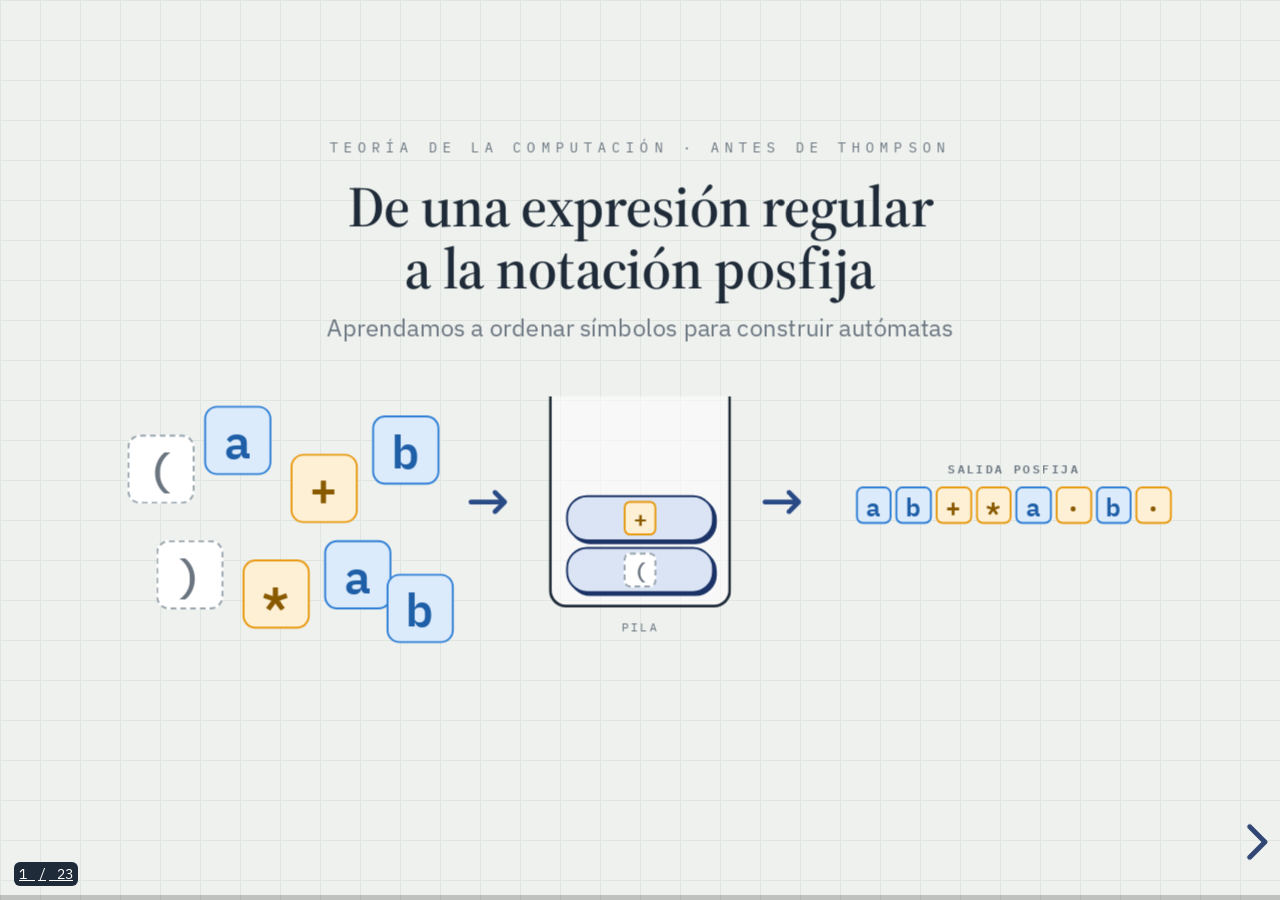
<file: html/notacion-posfija/index.html>
<!doctype html>
<html lang="es">
<head>
<meta charset="utf-8">
<meta name="viewport" content="width=device-width, initial-scale=1">
<title>Notación posfija</title>
<link rel="stylesheet" href="lib/reveal/reveal.min.css">
<link rel="stylesheet" href="lib/fontawesome/css/all.min.css">
<link href="lib/fuentes/fuentes.css" rel="stylesheet">
<link rel="stylesheet" href="tema-redes.css">
<link rel="stylesheet" href="mate.css">
<link rel="stylesheet" href="posfija.css">
</head>
<body>
<!--
  Atributos que comprueban verificar.mjs y ?verificar (todo sale de posfija.js):
    data-tk="X"              dibuja X con fichas de colores
    data-posfija-de="Y"      afirma que aPosfija(Y) = X
    data-norm-de="Y"         afirma que normalizar(Y) = X
    data-infija-de="P"       afirma que aInfija(P) = X   (data-con-punto: con «·»)
    data-no-posfija-de="Y"   afirma que X NO es la posfija de Y (ejemplos de errores)
    data-re + data-en / data-fuera   cadenas que están / no están en L(re)
    table[data-traza]        tabla de seguimiento generada con trazar()
    table[data-evalua]       recorrido de la posfija generado con evaluar()
-->
<div class="reveal"><div class="slides">

<!-- =====================================================================
     BLOQUE A · ¿DE QUÉ HABLAMOS?
     ===================================================================== -->

<!-- 1 · PORTADA -->
<section data-transition="zoom" id="portada">
  <div class="kicker">Teoría de la computación · Antes de Thompson</div>
  <h1 class="center" style="font-size:60px;margin-top:18px;line-height:1.08">De una expresión regular<br>a la notación posfija</h1>
  <p class="sub" style="font-size:25px;margin-top:12px">Aprendamos a ordenar símbolos para construir autómatas</p>
  <div class="portada-esc" aria-hidden="true">
    <div class="nube">
      <span class="tk par flota" style="left:10px;top:40px;--delay:.2s">(</span>
      <span class="tk sym flota" style="left:90px;top:10px;--delay:.6s">a</span>
      <span class="tk opr flota" style="left:180px;top:60px;--delay:.1s">+</span>
      <span class="tk sym flota" style="left:265px;top:20px;--delay:.9s">b</span>
      <span class="tk par flota" style="left:40px;top:150px;--delay:1.1s">)</span>
      <span class="tk opr flota" style="left:130px;top:170px;--delay:.4s">*</span>
      <span class="tk sym flota" style="left:215px;top:150px;--delay:1.4s">a</span>
      <span class="tk sym flota" style="left:280px;top:185px;--delay:.7s">b</span>
    </div>
    <i class="fa-solid fa-arrow-right-long flecha-p" style="left:405px"></i>
    <div class="torre">
      <div class="plato"><span class="tk par">(</span></div>
      <div class="plato pop-in" style="--delay:.5s"><span class="tk opr">+</span></div>
      <span class="base">PILA</span>
    </div>
    <i class="fa-solid fa-arrow-right-long flecha-p" style="left:712px"></i>
    <div class="salida-p">
      <span class="etq">Salida posfija</span>
      <span class="expr md" data-tk="ab+*a·b·" data-posfija-de="(a+b)*ab">ab+*a·b·</span>
    </div>
  </div>
</section>

<!-- 2 · RUTA -->
<section data-transition="convex" id="ruta">
  <div class="kicker">El camino</div>
  <h2>¿Qué vamos a aprender?</h2>
  <div class="pipe" style="margin-top:56px;gap:6px">
    <div class="stepc hl fragment fade-up" style="width:220px">
      <div class="sq"><i class="fa-solid fa-font"></i></div>
      <div class="t">Expresión regular</div>
      <div class="d" style="margin-top:10px"><span class="expr sm" data-tk="(a+b)*ab">(a+b)*ab</span></div>
    </div>
    <div class="link fragment fade-up" style="width:84px"><i class="fa-solid fa-arrow-right-long"></i><span>pila</span></div>
    <div class="stepc hl fragment fade-up" style="width:220px">
      <div class="sq"><i class="fa-solid fa-layer-group"></i></div>
      <div class="t">Notación posfija</div>
      <div class="d" style="margin-top:10px"><span class="expr sm" data-tk="ab+*a·b·" data-posfija-de="(a+b)*ab">ab+*a·b·</span></div>
    </div>
    <div class="link fragment fade-up" style="width:84px"><i class="fa-solid fa-arrow-right-long"></i><span>piezas</span></div>
    <div class="stepc fragment fade-up" style="width:220px">
      <div class="sq"><i class="fa-solid fa-puzzle-piece"></i></div>
      <div class="t">Algoritmo de Thompson</div>
      <div class="d">une pequeños autómatas</div>
    </div>
    <div class="link fragment fade-up" style="width:84px"><i class="fa-solid fa-arrow-right-long"></i><span>arma</span></div>
    <div class="stepc fragment fade-up" style="width:220px">
      <div class="sq"><i class="fa-solid fa-diagram-project"></i></div>
      <div class="t">AFN</div>
      <div class="d">autómata finito no determinista</div>
    </div>
  </div>
  <div class="llave fragment fade-up" style="justify-content:flex-start;margin:22px 0 0 2px;gap:14px">
    <div style="width:530px"><div class="br" style="width:100%"></div><span class="lt"><i class="fa-solid fa-star"></i> HOY · pasos 1 y 2</span></div>
    <div style="width:600px;opacity:.6"><div class="br" style="width:100%;border-color:#9aa5ae;border-style:dashed"></div><span class="lt" style="color:var(--muted)">próxima sesión · pasos 3 y 4</span></div>
  </div>
  <div class="note fragment" style="max-width:900px;margin:30px auto 0"><i class="fa-solid fa-lightbulb"></i><span>Hoy aprenderemos a <b>reordenar</b> los símbolos de una expresión regular para que una computadora sepa, sin dudar, qué operación va primero.</span></div>
</section>

<!-- 3 · ¿QUÉ ES UNA EXPRESIÓN REGULAR? -->
<section data-transition="slide" id="que-es-er">
  <div class="kicker">Repaso</div>
  <h2>¿Qué es una expresión regular?</h2>
  <div class="two" style="margin-top:22px;gap:36px">
    <div>
      <div class="def">
        <div class="head"><i class="fa-solid fa-shapes"></i> El alfabeto</div>
        <div class="body">
          <p class="formula">\(\Sigma = \{a, b\}\)</p>
          <p>Es el conjunto de <b>símbolos</b> que podemos usar, como las fichas de un juego de letras.</p>
          <div class="center" style="margin-top:10px"><span class="expr xl"><span class="tk sym">a</span><span class="tk sym">b</span></span></div>
        </div>
      </div>
      <div class="panel mt16 fragment fade-up">
        <h3><i class="fa-solid fa-link ac"></i> Cadenas: palabras hechas con fichas</h3>
        <div class="chips-cad" style="margin-top:8px"><span class="cad">a</span><span class="cad">b</span><span class="cad">ab</span><span class="cad">ba</span><span class="cad">aab</span><span class="cad">…</span></div>
      </div>
    </div>
    <div>
      <p class="lead fragment fade-left">Una expresión regular es una <b>receta</b> que describe un <b>conjunto de cadenas</b>, no necesariamente una sola palabra.</p>
      <div class="list mt16">
        <div class="item fragment fade-left"><div class="sq"><span class="mono" style="font-size:20px">ab</span></div><div><div class="t">Solo la cadena <span class="mono">ab</span></div><div class="v">\(\{ab\}\)</div></div></div>
        <div class="item fragment fade-left"><div class="sq"><span class="mono" style="font-size:18px">a+b</span></div><div><div class="t">La cadena <span class="mono">a</span> o la cadena <span class="mono">b</span></div><div class="v">\(\{a, b\}\)</div></div></div>
        <div class="item fragment fade-left"><div class="sq"><span class="mono" style="font-size:20px">a*</span></div><div><div class="t">Ninguna, una o muchas <span class="mono">a</span></div><div class="v">\(\{\varepsilon, a, aa, aaa, \dots\}\)</div></div></div>
      </div>
      <p class="small muted mt8 fragment">\(\varepsilon\) es la cadena vacía: cero fichas.</p>
    </div>
  </div>
</section>

<!-- 4 · OPERADORES -->
<section data-transition="convex" id="operadores">
  <div class="kicker">Las herramientas</div>
  <h2>Conozcamos los operadores</h2>
  <div class="three" style="margin-top:26px">
    <div class="card opcard fragment fade-up">
      <div class="big">+</div>
      <div class="nom"><i class="fa-solid fa-code-branch"></i> Unión</div>
      <div class="dice">«elige uno»</div>
      <div class="ejm"><span class="expr md" data-tk="a+b">a+b</span></div>
      <div class="set">\(\{a, b\}\)</div>
      <div class="dice">a <b>o</b> b</div>
    </div>
    <div class="card opcard fragment fade-up">
      <div class="big">*</div>
      <div class="nom"><i class="fa-solid fa-repeat"></i> Estrella de Kleene</div>
      <div class="dice">«repite cero o más veces»</div>
      <div class="ejm"><span class="expr md" data-tk="a*">a*</span></div>
      <div class="set">\(\{\varepsilon, a, aa, \dots\}\)</div>
      <div class="dice">nada, a, aa, aaa…</div>
    </div>
    <div class="card opcard fragment fade-up">
      <div class="big" style="color:var(--muted)">ab</div>
      <div class="nom"><i class="fa-solid fa-link"></i> Concatenación</div>
      <div class="dice">«uno detrás de otro»</div>
      <div class="ejm"><span class="expr md" data-tk="ab">ab</span></div>
      <div class="set">\(\{ab\}\)</div>
      <div class="dice">primero a, después b</div>
    </div>
  </div>
  <div class="note fragment" style="margin-top:28px"><i class="fa-solid fa-triangle-exclamation"></i><span><b>Cuidado:</b> aquí el signo <span class="expr sm" data-tk="+">+</span> significa <b>unión</b> («o»), <b>no suma</b>. La expresión <span class="expr sm" data-tk="a+b">a+b</span> no da un número: describe el conjunto \(\{a, b\}\).</span></div>
</section>

<!-- 5 · INFIJA -->
<section data-transition="slide" id="infija">
  <div class="kicker">Dos formas de escribir</div>
  <h2>¿Qué significa <em>infija</em>?</h2>
  <p class="lead center mt16">En notación <b>infija</b> el operador se escribe <b>entre</b> los elementos sobre los que actúa.</p>
  <div class="two" style="margin-top:26px">
    <div class="panel" style="padding:18px">
      <h3><i class="fa-solid fa-calculator ac"></i> Como en aritmética</h3>
      <div class="center" style="margin-top:18px"><span class="expr xl"><span class="tk sym">2</span><span class="tk opr">+</span><span class="tk sym">3</span></span></div>
      <div class="llave" style="margin-top:8px">
        <div style="width:72px"><div class="br" style="width:56px"></div><span class="lt">operando</span></div>
        <div style="width:72px"><div class="br" style="width:56px;border-color:var(--amber)"></div><span class="lt" style="color:var(--opr-t)">operador</span></div>
        <div style="width:72px"><div class="br" style="width:56px"></div><span class="lt">operando</span></div>
      </div>
      <p class="center mt16 small muted">El <b>+</b> queda <b>en medio</b>: «2 más 3».</p>
    </div>
    <div class="cmp-list">
      <div class="cmp-row fragment fade-left" style="grid-template-columns:1fr"><div class="center"><span class="expr lg" data-tk="a+b">a+b</span></div><div class="nota-c">unión: <b>+</b> entre a y b</div></div>
      <div class="cmp-row fragment fade-left" style="grid-template-columns:1fr"><div class="center"><span class="expr lg" data-tk="a·b">a·b</span></div><div class="nota-c">concatenación: el punto <b>·</b> entre a y b (normalmente no se escribe: <span class="mono">ab</span>)</div></div>
      <div class="cmp-row fragment fade-left" style="grid-template-columns:1fr"><div class="center"><span class="expr lg" data-tk="(a+b)*">(a+b)*</span></div><div class="nota-c">los <b>paréntesis</b> agrupan: primero la unión, después la estrella</div></div>
    </div>
  </div>
  <div class="note fragment"><i class="fa-solid fa-lightbulb"></i><span>La estrella <span class="expr sm" data-tk="*">*</span> es especial: solo tiene <b>un</b> operando y siempre se escribe a su <b>derecha</b>.</span></div>
</section>

<!-- 6 · POSFIJA -->
<section data-transition="slide" id="posfija">
  <div class="kicker">Dos formas de escribir</div>
  <h2>¿Qué significa <em>posfija</em>?</h2>
  <p class="lead center mt16">En notación <b>posfija</b> el operador se escribe <b>después</b> de los elementos sobre los que actúa.</p>
  <div class="two" style="margin-top:22px;grid-template-columns:430px 1fr;gap:34px">
    <div class="panel" style="padding:18px">
      <h3><i class="fa-solid fa-utensils ac"></i> Como una receta</h3>
      <div class="center" style="margin-top:14px"><span class="expr xl"><span class="tk sym">2</span><span class="tk sym">3</span><span class="tk opr">+</span></span></div>
      <ol class="small" style="margin:14px 0 0 24px;padding:0;line-height:1.6">
        <li>Toma el <b>2</b>.</li>
        <li>Toma el <b>3</b>.</li>
        <li>Ahora <b>súmalos</b>: 5.</li>
      </ol>
      <p class="small muted mt8">Primero juntas los ingredientes; al final dices qué hacer con ellos.</p>
    </div>
    <div>
      <div class="cmp-list">
        <div class="cmp-row fragment fade-left"><div class="center"><span class="etq">Infija</span><br><span class="expr lg" data-tk="a+b">a+b</span></div><div class="flecha"><i class="fa-solid fa-arrow-right-long"></i></div><div class="center"><span class="etq">Posfija</span><br><span class="expr lg" data-tk="ab+" data-posfija-de="a+b">ab+</span></div></div>
        <div class="cmp-row fragment fade-left"><div class="center"><span class="expr lg" data-tk="ab">ab</span></div><div class="flecha"><i class="fa-solid fa-arrow-right-long"></i></div><div class="center"><span class="expr lg" data-tk="ab·" data-posfija-de="ab">ab·</span></div></div>
        <div class="cmp-row fragment fade-left"><div class="center"><span class="expr lg" data-tk="a*">a*</span></div><div class="flecha"><i class="fa-solid fa-arrow-right-long"></i></div><div class="center"><span class="expr lg" data-tk="a*" data-posfija-de="a*">a*</span></div><div class="nota-c">¡la estrella ya estaba después!</div></div>
      </div>
      <div class="leyenda mt16"><span><span class="expr"><span class="tk sym">a</span></span> letra (operando)</span><span><span class="expr"><span class="tk opr">+</span></span> operador</span></div>
    </div>
  </div>
  <div class="note fragment" style="margin-top:16px"><i class="fa-solid fa-circle-info"></i><span>El punto <span class="expr sm" data-tk="·">·</span> muestra la concatenación, que en <span class="mono">ab</span> no se ve. En un programa puedes usar otro símbolo interno, siempre que <b>no</b> sea una letra del alfabeto.</span></div>
</section>

<!-- 7 · ¿POR QUÉ? -->
<section data-transition="convex" id="por-que">
  <div class="kicker">La gran ventaja</div>
  <h2>¿Por qué necesitamos la notación posfija?</h2>
  <div class="two" style="margin-top:24px;grid-template-columns:470px 1fr;gap:34px">
    <div class="panel">
      <h3>Infija: hay que pensar</h3>
      <div class="center mt8"><span class="expr xl" data-tk="a+b·a">a+b·a</span></div>
      <p class="center mt16">¿Qué se hace primero?</p>
      <div class="two" style="margin-top:8px;gap:12px">
        <div class="center fragment" data-fragment-index="1"><span class="verdict no"><i class="fa-solid fa-xmark"></i> ¿(a+b)·a?</span><p class="small muted mt8">primero la unión</p></div>
        <div class="center fragment" data-fragment-index="2"><span class="verdict yes"><i class="fa-solid fa-check"></i> a+(b·a)</span><p class="small muted mt8">primero la concatenación</p></div>
      </div>
      <p class="small mt16 fragment" data-fragment-index="3">Para decidir necesitamos <b>reglas de precedencia</b> o <b>paréntesis</b>.</p>
    </div>
    <div class="panel hl">
      <h3>Posfija: el orden ya está escrito</h3>
      <div class="center" style="margin-top:18px;height:215px">
        <span class="grupos" data-tk-check="aba·+" data-posfija-de="a+b·a">
          <span class="grupo ext fragment custom" data-fragment-index="5">
            <span class="tk sym">a</span>
            <span class="grupo fragment custom" data-fragment-index="4"><span class="tk sym">b</span><span class="tk sym">a</span><span class="tk opr">·</span><span class="gl">① b·a</span></span>
            <span class="tk opr">+</span>
            <span class="gl">② a + (b·a)</span>
          </span>
        </span>
      </div>
      <p class="small fragment" data-fragment-index="6">Cada operador se aplica, en cuanto aparece, a las piezas que tiene <b>justo antes</b>. ¡Sin paréntesis!</p>
      <p class="small muted mt8 fragment" data-fragment-index="7">Si quisiéramos <span class="mono">(a+b)·a</span> escribiríamos <span class="expr xs" data-tk="ab+a·" data-posfija-de="(a+b)·a">ab+a·</span>: otra posfija, otro significado.</p>
    </div>
  </div>
</section>

<!-- 8 · PRECEDENCIA -->
<section data-transition="slide" id="precedencia">
  <div class="kicker">Quién va primero</div>
  <h2>Reglas de precedencia</h2>
  <div class="tabla-caja" style="max-width:1000px;margin:18px auto 0">
    <table class="tbl">
      <thead><tr><th>Operación</th><th class="c">Símbolo</th><th class="c">Precedencia</th><th style="width:300px">Fuerza</th><th>Tipo</th></tr></thead>
      <tbody>
        <tr class="fragment"><td style="font-family:var(--sans)">Estrella</td><td class="c"><span class="expr md" data-tk="*">*</span></td><td class="c S">3</td><td><div class="prec-bar" style="padding:0;border:0;box-shadow:none;background:none"><div class="meter"><b style="width:100%"></b></div></div></td><td style="font-family:var(--sans)">unario (un operando)</td></tr>
        <tr class="fragment"><td style="font-family:var(--sans)">Concatenación</td><td class="c"><span class="expr md" data-tk="·">·</span></td><td class="c S">2</td><td><div class="prec-bar" style="padding:0;border:0;box-shadow:none;background:none"><div class="meter"><b style="width:66%"></b></div></div></td><td style="font-family:var(--sans)">binario, por la izquierda</td></tr>
        <tr class="fragment"><td style="font-family:var(--sans)">Unión</td><td class="c"><span class="expr md" data-tk="+">+</span></td><td class="c S">1</td><td><div class="prec-bar" style="padding:0;border:0;box-shadow:none;background:none"><div class="meter"><b style="width:33%"></b></div></div></td><td style="font-family:var(--sans)">binario, por la izquierda</td></tr>
      </tbody>
    </table>
  </div>
  <p class="center mt16 fragment">Primero se resuelve el operador con <b>mayor</b> precedencia: el que «pesa» más.</p>
  <div class="three" style="margin-top:16px;gap:20px">
    <div class="panel fragment fade-up">
      <h3><i class="fa-solid fa-object-group ac"></i> ( ) mandan</h3>
      <p class="small">Los paréntesis agrupan antes que todo.</p>
      <p class="mt8 center"><span class="expr xs" data-tk="(a+b)·a">(a+b)·a</span> <i class="fa-solid fa-arrow-right muted"></i> <span class="expr xs" data-tk="ab+a·" data-posfija-de="(a+b)·a">ab+a·</span></p>
    </div>
    <div class="panel fragment fade-up">
      <h3><i class="fa-solid fa-arrow-left ac"></i> Por la izquierda</h3>
      <p class="small">Empates de · o +: primero el de la izquierda.</p>
      <p class="mt8 center"><span class="expr xs" data-tk="a·b·c">a·b·c</span> <i class="fa-solid fa-arrow-right muted"></i> <span class="expr xs" data-tk="ab·c·" data-posfija-de="a·b·c">ab·c·</span></p>
    </div>
    <div class="panel fragment fade-up">
      <h3><i class="fa-solid fa-star ac"></i> * es unario</h3>
      <p class="small">Actúa solo sobre lo que tiene a su izquierda.</p>
      <p class="mt8 center"><span class="expr xs" data-tk="ab*">ab*</span> <i class="fa-solid fa-arrow-right muted"></i> <span class="expr xs" data-tk="ab*·" data-posfija-de="ab*">ab*·</span></p>
    </div>
  </div>
</section>

<!-- =====================================================================
     BLOQUE B · PREPARAR LA EXPRESIÓN
     ===================================================================== -->

<!-- 9 · NUESTRA EXPRESIÓN -->
<section data-transition="zoom" id="nuestra">
  <div class="kicker">El problema de hoy</div>
  <h2>Nuestra expresión regular</h2>
  <div class="center" style="margin-top:14px">
    <div class="caja-expr hl"><span class="expr xl" data-tk="(a+b)*ab">(a+b)*ab</span><span class="mono" style="font-size:22px;color:var(--muted)">con \(\Sigma = \{a, b\}\)</span></div>
  </div>
  <div class="center" style="margin-top:22px">
    <span class="expr lg">
      <span class="caja-expr fragment" data-fragment-index="1" style="padding:6px 12px;box-shadow:3px 3px 0 var(--navy)"><span class="expr lg" data-tk="(a+b)*">(a+b)*</span></span>
      <span class="tk opr fragment" data-fragment-index="2">·</span>
      <span class="caja-expr fragment" data-fragment-index="2" style="padding:6px 12px;box-shadow:3px 3px 0 var(--navy)"><span class="expr lg" data-tk="a">a</span></span>
      <span class="tk opr fragment" data-fragment-index="3">·</span>
      <span class="caja-expr fragment" data-fragment-index="3" style="padding:6px 12px;box-shadow:3px 3px 0 var(--navy)"><span class="expr lg" data-tk="b">b</span></span>
    </span>
  </div>
  <div class="three" style="margin-top:22px;gap:20px">
    <div class="parte fragment" data-fragment-index="1"><span class="expr md" data-tk="(a+b)">(a+b)</span><span class="d">elige <b>a</b> o <b>b</b></span></div>
    <div class="parte fragment" data-fragment-index="1"><span class="expr md" data-tk="(a+b)*">(a+b)*</span><span class="d">repite esa elección <b>0 o más</b> veces</span></div>
    <div class="parte fragment" data-fragment-index="3"><span class="expr md" data-tk="ab">ab</span><span class="d">al final, una <b>a</b> y después una <b>b</b></span></div>
  </div>
  <div class="two" style="margin-top:22px;gap:24px" data-re="(a+b)*ab" data-en="ab,aab,bab,abab,bbab" data-fuera="a,b,ba,abb,aba">
    <div class="center fragment" data-fragment-index="4"><span class="verdict yes"><i class="fa-solid fa-check"></i> sí</span> <span class="chips-cad" style="display:inline-flex"><span class="cad">ab</span><span class="cad">aab</span><span class="cad">bab</span><span class="cad">abab</span><span class="cad">bbab</span></span></div>
    <div class="center fragment" data-fragment-index="4"><span class="verdict no"><i class="fa-solid fa-xmark"></i> no</span> <span class="chips-cad" style="display:inline-flex"><span class="cad fuera">a</span><span class="cad fuera">b</span><span class="cad fuera">ba</span><span class="cad fuera">abb</span><span class="cad fuera">aba</span></span></div>
  </div>
  <div class="note fragment" data-fragment-index="5" style="margin-top:20px"><i class="fa-solid fa-triangle-exclamation"></i><span>En toda la presentación el <span class="expr sm" data-tk="+">+</span> de una expresión regular es <b>unión</b>, nunca una suma de números.</span></div>
</section>

<!-- 10 · CONCATENACIÓN EXPLÍCITA -->
<section data-transition="slide" id="concatenacion">
  <div class="kicker">Paso 1 · Preparar</div>
  <h2>Hagamos explícita la concatenación</h2>
  <p class="lead center mt8">En <span class="mono">ab</span> hay una operación escondida. El algoritmo solo procesa lo que <b>ve</b>: hay que escribirla.</p>
  <div class="cinta insercion" data-insertar="(a+b)*ab" style="margin-top:30px"></div>
  <div class="center fragment" style="margin-top:6px">
    <div class="caja-expr hl"><span class="etq">Resultado</span><span class="expr lg" data-tk="(a+b)*·a·b" data-norm-de="(a+b)*ab">(a+b)*·a·b</span></div>
  </div>
  <div class="two" style="margin-top:28px;gap:24px">
    <div class="def fragment">
      <div class="head"><i class="fa-solid fa-check"></i> Pon un · entre X y Y cuando…</div>
      <div class="body small">
        X es una <b>letra</b>, <span class="expr xs" data-tk=")">)</span> o <span class="expr xs" data-tk="*">*</span>
        &nbsp;<b>y</b>&nbsp; Y es una <b>letra</b> o <span class="expr xs" data-tk="(">(</span>
        <p class="muted mt8">Ejemplos: <span class="expr xs" data-tk="a·b">a·b</span> &nbsp; <span class="expr xs" data-tk=")·a">)·a</span> &nbsp; <span class="expr xs" data-tk="*·a">*·a</span> &nbsp; <span class="expr xs" data-tk="a·(">a·(</span></p>
      </div>
    </div>
    <div class="def fragment">
      <div class="head"><i class="fa-solid fa-ban"></i> Nunca pongas un ·…</div>
      <div class="body small">
        después de <span class="expr xs" data-tk="(">(</span> o <span class="expr xs" data-tk="+">+</span>, ni antes de <span class="expr xs" data-tk=")">)</span>, <span class="expr xs" data-tk="+">+</span> o <span class="expr xs" data-tk="*">*</span>
        <p class="muted mt8">En <span class="expr xs" data-tk="(a+b)*">(a+b)*</span> no se inserta ninguno.</p>
      </div>
    </div>
  </div>
</section>

<!-- 11 · LA PILA -->
<section data-transition="convex" id="pila">
  <div class="kicker">Nuestra herramienta</div>
  <h2>¿Qué es una pila?</h2>
  <div style="display:grid;grid-template-columns:360px 300px 1fr;gap:30px;margin-top:22px;align-items:start">
    <div>
      <p class="lead">Es como una <b>torre de platos</b>: el <b>último</b> plato que pones es el <b>primero</b> que quitas.</p>
      <div class="note"><i class="fa-solid fa-lightbulb"></i><span>Nadie saca un plato de en medio: siempre se toma el de <b>arriba</b> (el <i>tope</i>).</span></div>
      <div class="note" style="background:var(--accent-l);border-color:var(--accent-d);color:var(--accent-d)"><i class="fa-solid fa-layer-group" style="color:var(--accent-d)"></i><span>Durante la conversión, la pila guarda <b>operadores y paréntesis</b> que esperan su turno.</span></div>
    </div>
    <div style="position:relative;height:330px;display:flex;justify-content:center;padding-top:40px">
      <div class="torre" style="min-height:230px">
        <div class="plato fragment" data-fragment-index="1"><span class="tk par">(</span></div>
        <div class="fragment fade-out" data-fragment-index="4"><div class="plato fragment" data-fragment-index="2"><span class="tk opr">+</span></div></div>
        <span class="base">PILA</span>
      </div>
      <div class="mira fragment fade-in-then-out" data-fragment-index="3" style="left:8px;top:258px"><i class="fa-solid fa-eye"></i></div>
      <div class="mira fragment" data-fragment-index="4" style="right:4px;top:70px;flex-direction:column"><i class="fa-solid fa-hand"></i><span class="expr md"><span class="tk opr nuevo">+</span></span></div>
    </div>
    <div class="opsp">
      <div class="item"><div class="sq"><i class="fa-solid fa-arrow-down"></i></div><div><div class="t">push(x)</div><div class="v">coloca x arriba</div></div></div>
      <div class="item"><div class="sq"><i class="fa-solid fa-arrow-up"></i></div><div><div class="t">pop()</div><div class="v">quita y entrega el de arriba</div></div></div>
      <div class="item"><div class="sq"><i class="fa-solid fa-eye"></i></div><div><div class="t">peek()</div><div class="v">mira el de arriba sin quitarlo</div></div></div>
    </div>
  </div>
  <div class="captions" style="margin-top:8px">
    <div class="cap fragment fade-out" data-fragment-index="1"><span class="n">0</span><span>La pila empieza <b>vacía</b>. Avanza para ver cada operación.</span></div>
    <div class="cap fragment fade-in-then-out" data-fragment-index="1"><span class="n">1</span><span><span class="mono">push(«(»)</span>: el paréntesis queda en el tope.</span></div>
    <div class="cap fragment fade-in-then-out" data-fragment-index="2"><span class="n">2</span><span><span class="mono">push(«+»)</span>: el + queda <b>encima</b> del paréntesis.</span></div>
    <div class="cap fragment fade-in-then-out" data-fragment-index="3"><span class="n">3</span><span><span class="mono">peek()</span> responde <b>+</b> y la pila <b>no cambia</b>.</span></div>
    <div class="cap done fragment fade-in" data-fragment-index="4"><span class="n">4</span><span><span class="mono">pop()</span> quita y entrega <b>+</b>. Ahora el tope vuelve a ser «(».</span></div>
  </div>
</section>

<!-- =====================================================================
     BLOQUE C · EL ALGORITMO
     ===================================================================== -->

<!-- 12 · EL ALGORITMO (+ subdiapositiva con el código) -->
<section>
<section data-transition="zoom" id="algoritmo">
  <div class="kicker">Paso 2 · Convertir</div>
  <h2>El algoritmo de conversión con una pila</h2>
  <div class="steps small" style="margin-top:16px;gap:7px">
    <div class="step fragment fade-right">Recorre la expresión de <b>izquierda a derecha</b>, un símbolo a la vez. <span style="float:right"><span class="expr xs" data-tk="(a+b)*·a·b">(a+b)*·a·b</span> <i class="fa-solid fa-arrow-right ac"></i></span></div>
    <div class="step fragment fade-right"><b>Letra</b> del alfabeto <i class="fa-solid fa-arrow-right ac"></i> va directo a la <b>salida</b>. <span style="float:right" class="muted">lee <span class="expr xs" data-tk="a">a</span> → salida <span class="expr xs" data-tk="a">a</span></span></div>
    <div class="step fragment fade-right"><span class="expr xs" data-tk="(">(</span> <i class="fa-solid fa-arrow-right ac"></i> a la <b>pila</b>, como marca de inicio de grupo. <span style="float:right" class="muted">pila: <span class="expr xs" data-tk="(">(</span></span></div>
    <div class="step fragment fade-right">Operador <span class="expr xs" data-tk="·">·</span> o <span class="expr xs" data-tk="+">+</span>: mientras arriba haya un operador de precedencia <b>mayor o igual</b>, sácalo a la salida. Para en <span class="expr xs" data-tk="(">(</span> o con la pila vacía. <span style="float:right" class="muted">llega <span class="expr xs" data-tk="+">+</span>, arriba <span class="expr xs" data-tk="·">·</span> → sale <span class="expr xs" data-tk="·">·</span></span></div>
    <div class="step fragment fade-right">Después, <b>mete</b> el operador actual en la pila. <span style="float:right" class="muted">pila: <span class="expr xs" data-tk="+">+</span></span></div>
    <div class="step fragment fade-right"><span class="expr xs" data-tk=")">)</span> <i class="fa-solid fa-arrow-right ac"></i> saca operadores hasta el <span class="expr xs" data-tk="(">(</span> y <b>tira los dos</b> paréntesis. <span style="float:right" class="muted">pila <span class="expr xs" data-tk="(+">(+</span> → sale <span class="expr xs" data-tk="+">+</span></span></div>
    <div class="step fragment fade-right">Al terminar la expresión, <b>vacía</b> la pila en la salida (de arriba hacia abajo). <span style="float:right" class="muted">pila <span class="expr xs" data-tk="+·">+·</span> → sale <span class="expr xs" data-tk="·+">·+</span></span></div>
    <div class="step concl fragment fade-right"><b>Caso especial</b> <span class="expr xs" data-tk="*">*</span> (unario, regla <b>4★</b>): su operando ya está completo a la izquierda y nadie pesa más que él, así que pasa <b>directo a la salida</b>. Es lo mismo que meterlo y sacarlo enseguida.</div>
  </div>
  <div class="note fragment" style="margin-top:12px"><i class="fa-solid fa-triangle-exclamation"></i><span>Los paréntesis <b>nunca</b> llegan a la salida, y <span class="expr sm" data-tk="*">*</span> <b>no</b> es binario: jamás espera a un segundo operando.</span></div>
</section>
<section data-transition="slide" id="codigo">
  <div class="kicker">Paso 2 · En JavaScript</div>
  <h2>El mismo algoritmo, en código</h2>
  <div style="display:grid;grid-template-columns:660px 1fr;gap:26px;margin-top:14px;align-items:start">
    <div class="code xs" style="--lh:21.5px">
      <div class="bar"><b></b><b></b><b></b>&nbsp; posfija.js</div>
      <div class="src">
<pre data-check="aPosfija('(a+b)*·a·b') === 'ab+*a·b·' &amp;&amp; __out[0] === 'ab+*a·b·'"><code>const PREC = { '*': 3, '·': 2, '+': 1 };
const tope = (pila) =&gt; pila[pila.length - 1];
function aPosfija(expr) {   // expr ya trae los «·»
  const salida = [], pila = [];
  for (const c of expr) {
    if (/[a-z]/.test(c)) salida.push(c);         // R2
    else if (c === '(') pila.push(c);            // R3
    else if (c === ')') {                        // R6
      while (tope(pila) !== '(') salida.push(pila.pop());
      pila.pop();                      // tira el «(»
    } else if (c === '*') salida.push(c);        // R4★
    else {                                       // R4 y R5
      while (pila.length &amp;&amp; tope(pila) !== '(' &amp;&amp;
             PREC[tope(pila)] &gt;= PREC[c])
        salida.push(pila.pop());
      pila.push(c);
    }
  }
  while (pila.length) salida.push(pila.pop());  // R7
  return salida.join('');
}
console.log(aPosfija('(a+b)*·a·b'));  // ab+*a·b·</code></pre>
        <div class="hl fragment fade-in-then-out" style="--l:6"></div>
        <div class="hl fragment fade-in-then-out" style="--l:7"></div>
        <div class="hl fragment fade-in-then-out" style="--l:12;--n:5"></div>
        <div class="hl fragment fade-in-then-out" style="--l:8;--n:3"></div>
        <div class="hl fragment fade-in-then-out" style="--l:11"></div>
        <div class="hl fragment fade-in" style="--l:19"></div>
      </div>
    </div>
    <div class="list tight">
      <div class="item"><div class="sq">2</div><div><div class="t">letra → salida</div></div></div>
      <div class="item"><div class="sq">3</div><div><div class="t">«(» → pila</div></div></div>
      <div class="item"><div class="sq">4·5</div><div><div class="t">saca los que pesan ≥, luego mete</div></div></div>
      <div class="item"><div class="sq">6</div><div><div class="t">«)» → saca hasta «(»</div></div></div>
      <div class="item"><div class="sq">★</div><div><div class="t">«*» → salida directa</div></div></div>
      <div class="item"><div class="sq">7</div><div><div class="t">al final, vacía la pila</div></div></div>
      <div class="note" style="margin-top:6px;font-size:16.5px"><i class="fa-solid fa-flask"></i><span>Antes de llamarla hay que insertar los <b>·</b> (paso 1). <span class="mono">verificar.mjs</span> ejecuta este código y lo compara con el motor de la presentación.</span></div>
    </div>
  </div>
</section>
</section>

<!-- 13 · EJEMPLO SENCILLO -->
<section data-transition="slide" id="ejemplo">
  <div class="kicker">Calentamiento</div>
  <h2>Ejemplo sencillo: <span class="expr lg" data-tk="a+b·a">a+b·a</span></h2>
  <div class="cinta con-flecha" data-cinta="a+b·a"></div>
  <div class="tabla-caja">
    <table class="tbl traza compacta" data-traza="a+b·a"></table>
  </div>
  <div class="two" style="margin-top:12px;gap:20px;grid-template-columns:auto 1fr;align-items:center">
    <div class="caja-expr hl fragment" style="padding:8px 16px"><span class="etq" style="min-width:0">Resultado</span><span class="expr md" data-tk="aba·+" data-posfija-de="a+b·a">aba·+</span></div>
    <p class="small fragment"><i class="fa-solid fa-circle-check" style="color:var(--ok)"></i> El <b>·</b> salió antes que el <b>+</b>: primero se junta <b>b·a</b> y después se une con <b>a</b>, porque la concatenación (2) pesa más que la unión (1).</p>
  </div>
</section>

<!-- 14 · PARSEO PASO A PASO (1) -->
<section data-transition="slide" id="parseo-1">
  <div class="kicker">El problema principal · Parte 1</div>
  <h2>Parseo paso a paso: <span class="expr lg" data-tk="(a+b)*·a·b">(a+b)*·a·b</span></h2>
  <div class="cinta con-flecha" data-cinta="(a+b)*·a·b"></div>
  <div class="tabla-caja">
    <table class="tbl traza" data-traza="(a+b)*·a·b" data-filas="1-6"></table>
  </div>
  <div class="leyenda" style="margin-top:12px" data-leyenda></div>
</section>

<!-- 15 · PARSEO PASO A PASO (2) -->
<section data-transition="slide" id="parseo-2">
  <div class="kicker">El problema principal · Parte 2</div>
  <h2>Parseo paso a paso: <span class="expr lg" data-tk="(a+b)*·a·b">(a+b)*·a·b</span></h2>
  <div class="cinta con-flecha" data-cinta="(a+b)*·a·b"></div>
  <div class="tabla-caja">
    <table class="tbl traza" data-traza="(a+b)*·a·b" data-filas="7-11" data-previa="6"></table>
  </div>
  <div class="leyenda" style="margin-top:12px" data-leyenda></div>
</section>

<!-- 16 · RESULTADO FINAL -->
<section data-transition="zoom" id="resultado">
  <div class="kicker">¡Lo logramos!</div>
  <h2>Resultado final</h2>
  <div class="two" style="margin-top:22px;grid-template-columns:560px 1fr;gap:26px">
    <div class="filas-expr" style="margin-top:0;align-items:stretch">
      <div class="caja-expr"><span class="etq" style="min-width:96px">Original</span><span class="expr md" data-tk="(a+b)*ab">(a+b)*ab</span></div>
      <div class="center"><i class="fa-solid fa-arrow-down ac"></i> <span class="small muted">paso 1: insertar ·</span></div>
      <div class="caja-expr"><span class="etq" style="min-width:96px">Con ·</span><span class="expr md" data-tk="(a+b)*·a·b" data-norm-de="(a+b)*ab">(a+b)*·a·b</span></div>
      <div class="center"><i class="fa-solid fa-arrow-down ac"></i> <span class="small muted">paso 2: algoritmo de la pila</span></div>
      <div class="caja-expr hl"><span class="etq" style="min-width:96px">Posfija</span><span class="expr md" data-tk="ab+*a·b·" data-posfija-de="(a+b)*ab">ab+*a·b·</span></div>
    </div>
    <div>
      <h3>¿Cómo se lee?</h3>
      <div class="steps mt8" style="gap:12px">
        <div class="step fragment fade-left"><span class="expr sm" data-tk="ab+">ab+</span> &nbsp;elige entre <b>a</b> y <b>b</b> <span class="muted">= <span class="mono" data-tk-plain="a+b" data-infija-de="ab+">a+b</span></span></div>
        <div class="step fragment fade-left"><span class="expr sm" data-tk="ab+*">ab+*</span> &nbsp;repite esa elección 0 o más veces <span class="muted">= <span class="mono" data-tk-plain="(a+b)*" data-infija-de="ab+*">(a+b)*</span></span></div>
        <div class="step fragment fade-left"><span class="expr sm" data-tk="ab+*a·">ab+*a·</span> &nbsp;concatena una <b>a</b> <span class="muted">= <span class="mono" data-tk-plain="(a+b)*a" data-infija-de="ab+*a·">(a+b)*a</span></span></div>
        <div class="step concl fragment fade-left"><span class="expr sm" data-tk="ab+*a·b·">ab+*a·b·</span> &nbsp;concatena una <b>b</b> <span class="muted">= <span class="mono" data-tk-plain="(a+b)*ab" data-infija-de="ab+*a·b·">(a+b)*ab</span></span></div>
      </div>
      <p class="small mt16 fragment"><i class="fa-solid fa-circle-check" style="color:var(--ok)"></i> Primero la unión (dentro del paréntesis), luego la estrella (3) y al final las dos concatenaciones (2), de izquierda a derecha.</p>
    </div>
  </div>
</section>

<!-- 17 · ¿CÓMO SABE EL PROGRAMA QUÉ HACER? -->
<section data-transition="convex" id="programa">
  <div class="kicker">Hacia Thompson</div>
  <h2>¿Cómo sabe el programa qué hacer?</h2>
  <p class="center mt8"><b>Parsear</b> es leer una expresión y descubrir su estructura. Con la posfija basta <b>una pila de piezas</b>:</p>
  <div class="pills" style="margin-top:10px;gap:12px">
    <span class="pill"><span class="expr sm"><span class="tk sym">x</span></span> letra → apila una pieza nueva</span>
    <span class="pill"><span class="expr sm"><span class="tk opr">*</span></span> toma <b>1</b> pieza</span>
    <span class="pill"><span class="expr sm"><span class="tk opr">·</span><span class="tk opr">+</span></span> toman <b>2</b> piezas, las combinan y apilan el resultado</span>
  </div>
  <div class="tabla-caja">
    <table class="tbl traza compacta apretada" data-evalua="ab+*a·b·"></table>
  </div>
  <div class="note fragment" style="margin-top:8px;padding:8px 16px"><i class="fa-solid fa-puzzle-piece"></i><span>Al final queda <b>una sola pieza</b>: la expresión completa. En la próxima sesión, cada pieza será un pequeño <b>AFN</b> y Thompson los unirá con estas mismas reglas.</span></div>
</section>

<!-- =====================================================================
     BLOQUE D · PRÁCTICA
     ===================================================================== -->

<!-- 18 · ERRORES COMUNES -->
<section data-transition="slide" id="errores">
  <div class="kicker">¡Cuidado!</div>
  <h2>Errores comunes</h2>
  <div class="errs">
    <div class="err fragment fade-up">
      <div class="t"><i class="fa-solid fa-circle-xmark"></i> Olvidar los ·</div>
      <div class="mal"><i class="fa-solid fa-xmark"></i> <span class="expr" data-tk="(a+b)*ab">(a+b)*ab</span> → <span class="expr" data-tk="ab+*ab">ab+*ab</span></div>
      <div class="small muted">la a y la b quedan sueltas: nadie las une</div>
      <div class="bien"><i class="fa-solid fa-check"></i> <span class="expr" data-tk="(a+b)*·a·b" data-norm-de="(a+b)*ab">(a+b)*·a·b</span> → <span class="expr" data-tk="ab+*a·b·" data-posfija-de="(a+b)*ab">ab+*a·b·</span></div>
    </div>
    <div class="err fragment fade-up">
      <div class="t"><i class="fa-solid fa-circle-xmark"></i> Unión ≠ suma</div>
      <div class="mal"><i class="fa-solid fa-xmark"></i> <span class="expr" data-tk="a+b">a+b</span> «junta a con b» → ab</div>
      <div class="small muted">el + no suma ni pega: elige</div>
      <div class="bien"><i class="fa-solid fa-check"></i> <span class="expr" data-tk="a+b">a+b</span> = \(\{a, b\}\): <b>a o b</b></div>
    </div>
    <div class="err fragment fade-up">
      <div class="t"><i class="fa-solid fa-circle-xmark"></i> No vaciar la pila</div>
      <div class="mal"><i class="fa-solid fa-xmark"></i> <span class="expr" data-tk="a+b·a">a+b·a</span> → <span class="expr" data-tk="aba">aba</span></div>
      <div class="small muted">se quedaron · y + dentro de la pila</div>
      <div class="bien"><i class="fa-solid fa-check"></i> <span class="expr" data-tk="a+b·a">a+b·a</span> → <span class="expr" data-tk="aba·+" data-posfija-de="a+b·a">aba·+</span></div>
    </div>
    <div class="err fragment fade-up">
      <div class="t"><i class="fa-solid fa-circle-xmark"></i> Paréntesis en la salida</div>
      <div class="mal"><i class="fa-solid fa-xmark"></i> <span class="expr" data-tk="(ab+)*a·b·">(ab+)*a·b·</span></div>
      <div class="small muted">los paréntesis se tiran al cerrar el grupo</div>
      <div class="bien"><i class="fa-solid fa-check"></i> <span class="expr" data-tk="ab+*a·b·" data-posfija-de="(a+b)*·a·b">ab+*a·b·</span></div>
    </div>
    <div class="err fragment fade-up">
      <div class="t"><i class="fa-solid fa-circle-xmark"></i> Ignorar la precedencia</div>
      <div class="mal"><i class="fa-solid fa-xmark"></i> <span class="expr" data-tk="a+b·a">a+b·a</span> → <span class="expr" data-tk="ab+a·" data-no-posfija-de="a+b·a">ab+a·</span></div>
      <div class="small muted">eso significa <span class="mono" data-tk-plain="(a+b)a" data-infija-de="ab+a·">(a+b)a</span>, otra expresión</div>
      <div class="bien"><i class="fa-solid fa-check"></i> <span class="expr" data-tk="aba·+" data-posfija-de="a+b·a">aba·+</span> &nbsp;el · va antes</div>
    </div>
    <div class="err fragment fade-up">
      <div class="t"><i class="fa-solid fa-circle-xmark"></i> * antes de su operando</div>
      <div class="mal"><i class="fa-solid fa-xmark"></i> <span class="expr" data-tk="(a+b)*">(a+b)*</span> → <span class="expr" data-tk="*ab+" data-no-posfija-de="(a+b)*">*ab+</span></div>
      <div class="small muted">la * no tiene nada a su izquierda</div>
      <div class="bien"><i class="fa-solid fa-check"></i> <span class="expr" data-tk="ab+*" data-posfija-de="(a+b)*">ab+*</span> &nbsp;la * va después</div>
    </div>
  </div>
</section>

<!-- 19 · EJERCICIO GUIADO -->
<section data-transition="zoom" id="ejercicio">
  <div class="kicker">Ejercicio guiado · ¡Predice el siguiente paso!</div>
  <h2>Convierte <span class="expr lg" data-tk="a(b+a)">a(b+a)</span></h2>
  <div class="two" style="margin-top:12px;grid-template-columns:auto 1fr;gap:24px;align-items:center">
    <div class="caja-expr" style="padding:8px 16px"><span class="etq" style="min-width:0">Paso 1 · con ·</span>
      <span class="slot"><span class="hueco fragment fade-out" data-fragment-index="1">?</span><span class="fragment fade-in" data-fragment-index="1"><span class="expr md" data-tk="a·(b+a)" data-norm-de="a(b+a)">a·(b+a)</span></span></span>
    </div>
    <p class="small muted">Antes de cada clic, el grupo decide qué pasa con la <b>salida</b> y la <b>pila</b>. Luego revela la fila.</p>
  </div>
  <div class="tabla-caja">
    <table class="tbl traza compacta" data-traza="a·(b+a)" data-adivinar="3" data-indice="2"></table>
  </div>
  <div class="center fragment" style="margin-top:10px" data-fragment-index="8">
    <div class="caja-expr hl" style="padding:8px 18px"><span class="etq" style="min-width:0">Posfija</span><span class="expr md" data-tk="aba+·" data-posfija-de="a(b+a)">aba+·</span><span class="small muted">la unión dentro del paréntesis va antes que la concatenación</span></div>
  </div>
</section>

<!-- 20 · RETO FINAL -->
<section data-transition="slide" id="reto">
  <div class="kicker">Reto final</div>
  <h2>Ahora tú: <span class="expr lg" data-tk="(a+b)a*">(a+b)a*</span></h2>
  <div class="two" style="margin-top:16px;grid-template-columns:520px 1fr;gap:26px">
    <div class="reto">
      <div class="head"><i class="fa-solid fa-trophy"></i> Cuatro pasos</div>
      <div class="steps small" style="gap:9px;margin-top:6px">
        <div class="step">Inserta la concatenación explícita.
          <div class="fragment mt8" data-fragment-index="1"><span class="expr sm" data-tk="(a+b)·a*" data-norm-de="(a+b)a*">(a+b)·a*</span> <span class="muted small">entre ) y a</span></div></div>
        <div class="step">Identifica la precedencia.
          <div class="fragment mt8 small" data-fragment-index="2">( ) protegen la <b>unión</b>; <b>*</b> (3) actúa solo sobre la <b>a</b>; al final la <b>·</b> (2) une los dos lados.</div></div>
        <div class="step">Simula la pila.
          <div class="fragment mt8 small muted" data-fragment-index="3">mira la tabla <i class="fa-solid fa-arrow-right"></i></div></div>
        <div class="step concl">Escribe la posfija.
          <div class="fragment mt8" data-fragment-index="4"><span class="expr md" data-tk="ab+a*·" data-posfija-de="(a+b)a*">ab+a*·</span></div></div>
      </div>
    </div>
    <div class="tabla-caja fragment" data-fragment-index="3" style="margin-top:0">
      <table class="tbl traza compacta" data-traza="(a+b)·a*" data-columnas="n,lee,salida,pila,regla" data-sin-fragmentos></table>
    </div>
  </div>
</section>

<!-- 21 · RESUMEN (+ laboratorio) -->
<section>
<section data-transition="zoom" id="resumen">
  <div class="kicker">Resumen</div>
  <h2>Todo el camino</h2>
  <div class="pipe" style="margin-top:40px;gap:4px">
    <div class="stepc fragment fade-up" style="width:200px;padding:14px 6px"><div class="sq"><i class="fa-solid fa-font"></i></div><div class="t" style="font-size:18px">Expresión regular</div><div class="d mt8"><span class="expr xxs" data-tk="(a+b)*ab">(a+b)*ab</span></div></div>
    <div class="link fragment fade-up" style="width:34px"><i class="fa-solid fa-arrow-right-long"></i></div>
    <div class="stepc fragment fade-up" style="width:200px;padding:14px 6px"><div class="sq"><i class="fa-solid fa-link"></i></div><div class="t" style="font-size:18px">Concatenación explícita</div><div class="d mt8"><span class="expr xxs" data-tk="(a+b)*·a·b" data-norm-de="(a+b)*ab">(a+b)*·a·b</span></div></div>
    <div class="link fragment fade-up" style="width:34px"><i class="fa-solid fa-arrow-right-long"></i></div>
    <div class="stepc fragment fade-up" style="width:200px;padding:14px 6px"><div class="sq"><i class="fa-solid fa-layer-group"></i></div><div class="t" style="font-size:18px">Conversión con pila</div><div class="d">precedencia 3 · 2 · 1</div></div>
    <div class="link fragment fade-up" style="width:34px"><i class="fa-solid fa-arrow-right-long"></i></div>
    <div class="stepc hl fragment fade-up" style="width:200px;padding:14px 6px"><div class="sq"><i class="fa-solid fa-list-ol"></i></div><div class="t" style="font-size:18px">Notación posfija</div><div class="d mt8"><span class="expr xxs" data-tk="ab+*a·b·" data-posfija-de="(a+b)*ab">ab+*a·b·</span></div></div>
    <div class="link fragment fade-up" style="width:34px"><i class="fa-solid fa-arrow-right-long"></i></div>
    <div class="stepc fragment fade-up" style="width:200px;padding:14px 6px;opacity:.75"><div class="sq"><i class="fa-solid fa-diagram-project"></i></div><div class="t" style="font-size:18px">AFN con Thompson</div><div class="d">próxima sesión</div></div>
  </div>
  <div class="q fragment zoom-in" style="margin-top:46px"><i class="fa-solid fa-rocket"></i><p>Ya sabes ordenar los símbolos: ahora enséñaselo a tu computadora. ¡Programa <span class="mono">aPosfija()</span> en JavaScript y prepárate para construir tu primer AFN!</p></div>
  <p class="center small muted mt16 fragment"><i class="fa-solid fa-arrow-down"></i> Abajo hay un laboratorio para comprobar tus propias conversiones.</p>
</section>
<section data-transition="slide" id="laboratorio">
  <div class="kicker">Laboratorio</div>
  <h2>Prueba tu propia expresión</h2>
  <div class="lab-in mt16">
    <label for="lab-expr" class="etq">Expresión</label>
    <input id="lab-expr" type="text" value="(a+b)*ab" spellcheck="false" autocomplete="off" aria-describedby="lab-err">
    <button class="ans-btn" id="lab-ir" type="button"><i class="fa-solid fa-play"></i> Convertir</button>
  </div>
  <p class="center small muted mt8">Usa letras minúsculas, <span class="mono">+</span>, <span class="mono">*</span>, paréntesis y, si quieres, <span class="mono">.</span> para la concatenación.</p>
  <div class="lab-res">
    <div class="key"><div class="k">Con concatenación explícita</div><div class="v" id="lab-norm"></div></div>
    <div class="key"><div class="k">Posfija</div><div class="v" id="lab-pos"></div></div>
    <div class="key"><div class="k">Releída (paréntesis mínimos)</div><div class="v" id="lab-inf"></div></div>
  </div>
  <p class="lab-err" id="lab-err" role="status"></p>
  <div class="tabla-caja lab-tabla" style="margin-top:4px"><table class="tbl traza compacta" id="lab-tabla"></table></div>
</section>
</section>

</div></div>
<script src="lib/reveal/reveal.min.js"></script>
<script src="lib/reveal/plugin/math/math.min.js"></script>
<script src="lib/reveal/plugin/notes/notes.min.js"></script>
<script src="posfija.js"></script>
<script src="presentacion.js"></script>
</body>
</html>
</file>
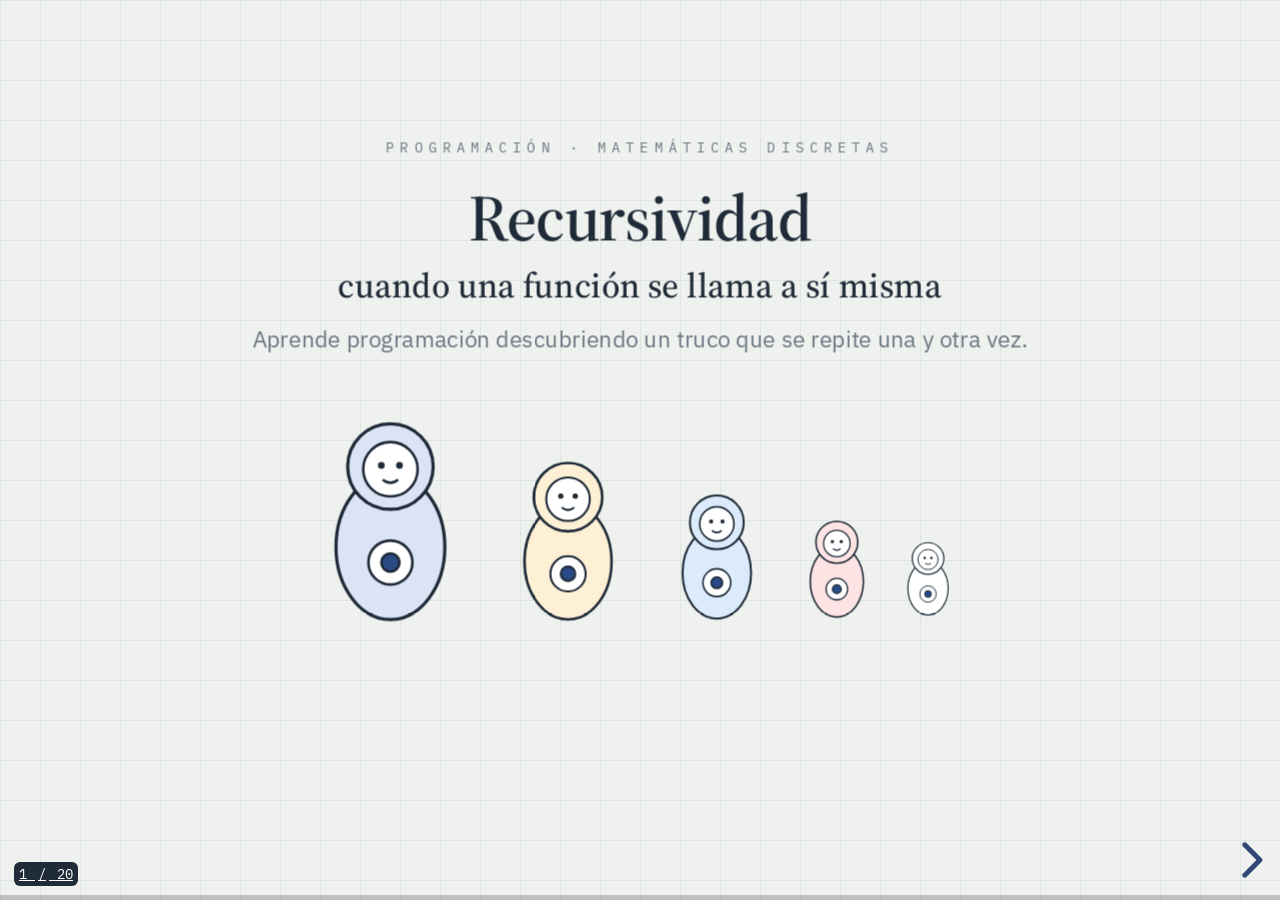
<file: html/recursividad/index.html>
<!doctype html>
<html lang="es">
<head>
<meta charset="utf-8">
<meta name="viewport" content="width=device-width, initial-scale=1">
<title>Recursividad</title>
<link rel="stylesheet" href="lib/reveal/reveal.min.css">
<link rel="stylesheet" href="lib/fontawesome/css/all.min.css">
<link href="lib/fuentes/fuentes.css" rel="stylesheet">
<link rel="stylesheet" href="tema-redes.css">
<link rel="stylesheet" href="mate.css">
<link rel="stylesheet" href="recursividad.css">
</head>
<body>
<div class="reveal"><div class="slides">

<!-- =====================================================================
     1 · PORTADA
     ===================================================================== -->
<section data-transition="zoom" id="portada">
  <div class="kicker">Programación · Matemáticas discretas</div>
  <h1 class="center" style="font-size:68px;margin-top:26px;line-height:1.08">Recursividad</h1>
  <p class="center" style="font-family:var(--serif);font-size:36px;color:var(--navy);margin-top:8px">cuando una función se llama a sí misma</p>
  <p class="sub" style="font-size:24px;margin-top:12px">Aprende programación descubriendo un truco que se repite una y otra vez.</p>
  <svg class="ill mt24" viewBox="0 0 760 250" width="760" role="img" aria-label="Cinco muñecas rusas, cada una más pequeña que la anterior">
    <defs>
      <g id="doll">
        <ellipse cx="0" cy="0" rx="42" ry="56" style="stroke:var(--navy);stroke-width:2.5"/>
        <circle cx="0" cy="-62" r="33" style="stroke:var(--navy);stroke-width:2.5"/>
        <circle cx="0" cy="-60" r="21" style="fill:#fff;stroke:var(--navy);stroke-width:2"/>
        <circle cx="-7" cy="-63" r="2.6" style="fill:var(--navy)"/><circle cx="7" cy="-63" r="2.6" style="fill:var(--navy)"/>
        <path d="M-6 -52 Q0 -47 6 -52" style="fill:none;stroke:var(--navy);stroke-width:2"/>
        <circle cx="0" cy="12" r="17" style="fill:#fff;stroke:var(--navy);stroke-width:2"/>
        <circle cx="0" cy="12" r="7" style="fill:var(--accent);stroke:var(--navy);stroke-width:2"/>
      </g>
    </defs>
    <g transform="translate(120,175) scale(1.35)"><g class="bobg" style="fill:var(--accent-l)"><use href="#doll"/></g></g>
    <g transform="translate(305,190) scale(1.08)"><g class="bobg" style="fill:var(--amber-l);animation-delay:.2s"><use href="#doll"/></g></g>
    <g transform="translate(460,202) scale(.85)"><g class="bobg" style="fill:var(--blue-l);animation-delay:.4s"><use href="#doll"/></g></g>
    <g transform="translate(585,211) scale(.66)"><g class="bobg" style="fill:var(--red-l);animation-delay:.6s"><use href="#doll"/></g></g>
    <g transform="translate(680,218) scale(.5)"><g class="bobg" style="fill:#fff;animation-delay:.8s"><use href="#doll"/></g></g>
  </svg>
  <aside class="notes">Bienvenida. Hoy vamos a descubrir un truco de programación que parece magia: una función que, para resolver un problema, se pide ayuda a sí misma. La ruta será siempre la misma: primero una historia, luego un dibujo, después las matemáticas y al final el código.</aside>
</section>

<!-- =====================================================================
     2 · PREGUNTA: CAJAS DENTRO DE CAJAS
     ===================================================================== -->
<section data-transition="convex" id="cajas">
  <div class="kicker">Historia · Para empezar</div>
  <div class="route" data-on="1"></div>
  <h2>Una caja… dentro de otra caja</h2>
  <div class="q"><i class="fa-solid fa-circle-question"></i><p>¿Qué pasaría si para abrir una caja tuvieras que abrir otra caja más pequeña?</p></div>
  <div class="boxrow">
    <div class="bx">
      <svg class="ill" viewBox="0 0 170 160" width="170" role="img" aria-label="Caja grande cerrada">
        <rect class="box" x="10" y="40" width="150" height="110" rx="6"/><rect class="box ac" x="2" y="22" width="166" height="26" rx="5"/>
        <text class="txt" x="85" y="98" style="font-size:40px">?</text></svg>
      <span class="lbl">Caja 1</span>
    </div>
    <i class="fa-solid fa-arrow-right arr fragment fade-in" data-fragment-index="1" aria-hidden="true"></i>
    <div class="bx fragment zoom-in" data-fragment-index="1">
      <svg class="ill" viewBox="0 0 130 125" width="130" role="img" aria-label="Caja mediana cerrada">
        <rect class="box" x="8" y="32" width="114" height="86" rx="6"/><rect class="box ac" x="2" y="17" width="126" height="22" rx="5"/>
        <text class="txt" x="65" y="77" style="font-size:34px">?</text></svg>
      <span class="lbl">Caja 2</span>
    </div>
    <i class="fa-solid fa-arrow-right arr fragment fade-in" data-fragment-index="2" aria-hidden="true"></i>
    <div class="bx fragment zoom-in" data-fragment-index="2">
      <svg class="ill" viewBox="0 0 100 95" width="100" role="img" aria-label="Caja pequeña cerrada">
        <rect class="box" x="6" y="25" width="88" height="64" rx="5"/><rect class="box ac" x="1" y="13" width="98" height="18" rx="4"/>
        <text class="txt" x="50" y="58" style="font-size:28px">?</text></svg>
      <span class="lbl">Caja 3</span>
    </div>
    <i class="fa-solid fa-arrow-right arr fragment fade-in" data-fragment-index="3" aria-hidden="true"></i>
    <div class="bx fragment zoom-in" data-fragment-index="3">
      <svg class="ill" viewBox="0 0 100 100" width="100" role="img" aria-label="Regalo envuelto con moño">
        <rect class="box am" x="8" y="34" width="84" height="60" rx="5"/><rect class="box am" x="3" y="22" width="94" height="18" rx="4"/>
        <rect class="rib" x="44" y="22" width="12" height="72"/>
        <path class="rib" d="M50 22 C35 2 18 12 32 22 Z M50 22 C65 2 82 12 68 22 Z"/></svg>
      <span class="lbl">¡Regalo!</span>
    </div>
  </div>
  <div class="two tight" style="margin-top:22px">
    <div class="bubble fragment fade-up" data-fragment-index="4" style="position:static"><i class="fa-solid fa-comment-dots ac"></i> ¿Qué tienes que hacer para llegar al regalo?</div>
    <div class="bubble fragment fade-up" data-fragment-index="5" style="position:static"><i class="fa-solid fa-hand ac"></i> ¿Y cuándo dejas de abrir cajas?</div>
  </div>
  <aside class="notes">No des todavía la definición. Deja que los alumnos respondan: "abrir la caja y hacer lo mismo con la de adentro", "parar cuando encontramos el regalo". Anota sus palabras en el pizarrón: más adelante las convertiremos en "caso recursivo" y "caso base".</aside>
</section>

<!-- =====================================================================
     3 · RECURSIVIDAD EN LA VIDA COTIDIANA
     ===================================================================== -->
<section data-transition="slide" id="cotidiana">
  <div class="kicker">Dibujo · La vida cotidiana</div>
  <div class="route" data-on="1,2"></div>
  <h2>Cosas que contienen una versión más pequeña de sí mismas</h2>
  <div class="three">
    <div class="panel fig fragment fade-up">
      <h3>Muñecas rusas</h3>
      <svg class="ill" viewBox="0 0 300 190" width="300" role="img" aria-label="Una muñeca grande abierta con una muñeca más pequeña dentro">
        <g transform="translate(78,120) scale(1.05)" style="fill:var(--accent-l)"><use href="#doll"/></g>
        <g transform="translate(190,138) scale(.7)" style="fill:var(--amber-l)"><use href="#doll"/></g>
        <g transform="translate(262,151) scale(.45)" style="fill:var(--blue-l)"><use href="#doll"/></g>
      </svg>
      <div class="figcap">Dentro de cada muñeca hay <b>otra muñeca</b>, igual pero más pequeña… hasta la última, que ya no se abre.</div>
    </div>
    <div class="panel fig fragment fade-up">
      <h3>Cajas de regalo</h3>
      <svg class="ill" viewBox="0 0 300 190" width="300" role="img" aria-label="Cuatro cajas, una dentro de otra, con un regalo al centro">
        <rect class="box" x="40" y="5" width="220" height="180" rx="8"/>
        <rect class="box ac" x="72" y="32" width="156" height="128" rx="7"/>
        <rect class="box" x="102" y="56" width="96" height="80" rx="6"/>
        <rect class="box am" x="126" y="76" width="48" height="40" rx="4"/>
        <rect class="rib" x="146" y="76" width="8" height="40"/>
      </svg>
      <div class="figcap">Abrir una caja es encontrar <b>otra caja</b>. La caja más pequeña guarda el regalo.</div>
    </div>
    <div class="panel fig fragment fade-up">
      <h3>Foto dentro de una foto</h3>
      <svg class="ill" id="droste" viewBox="0 0 300 190" width="300" role="img" aria-label="Una persona sostiene una foto de sí misma, que a su vez sostiene una foto más pequeña, varias veces"></svg>
      <div class="figcap">La persona sostiene <b>una foto de sí misma</b>… que sostiene otra foto más pequeña.</div>
    </div>
  </div>
  <div class="note fragment fade-up"><i class="fa-solid fa-lightbulb"></i><span>Estos ejemplos nos ayudan a <b>imaginar</b> la recursividad, pero no son programas. En programación lo importante es que <b>el problema se hace más pequeño</b> y que <b>en algún momento se detiene</b>. (Dato curioso: el dibujo de la foto lo hizo una función recursiva).</span></div>
  <aside class="notes">Pregunta: ¿qué tienen en común los tres? Algo contiene una copia más pequeña de sí mismo. Pero aclara: dos espejos frente a frente nunca terminan; una función recursiva bien hecha sí debe terminar. La foto se dibujó con presentacion.js, con una función que se llama a sí misma hasta que la foto es demasiado pequeña.</aside>
</section>

<!-- =====================================================================
     4 · ¿QUÉ ES LA RECURSIVIDAD?
     ===================================================================== -->
<section data-transition="convex" id="que-es">
  <div class="kicker">Intuición · La idea</div>
  <div class="route" data-on="2"></div>
  <h2>¿Qué es la recursividad?</h2>
  <div class="def hl mt16">
    <div class="head"><i class="fa-solid fa-lightbulb"></i> En palabras sencillas</div>
    <div class="body lead">La <b>recursividad</b> ocurre cuando una función resuelve un problema <b>llamándose a sí misma</b> para resolver una <b>versión más pequeña</b> del mismo problema.</div>
  </div>
  <div class="split" style="grid-template-columns:1fr 430px;margin-top:22px">
    <div class="steps small">
      <div class="step fragment fade-right">Tenemos un <b>problema</b>.</div>
      <div class="step fragment fade-right">Lo hacemos <b>más pequeño</b>.</div>
      <div class="step fragment fade-right">Resolvemos la parte pequeña <b>de la misma manera</b>.</div>
      <div class="step fragment fade-right">Llegamos a un problema tan sencillo que <b>ya sabemos resolverlo</b>.</div>
    </div>
    <svg class="ill fragment fade-left" viewBox="0 0 430 190" width="430" role="img" aria-label="Cuatro cuadros cada vez más pequeños con los números 4, 3, 2 y 1; el último está marcado como fácil">
      <rect class="box" x="4" y="40" width="130" height="130" rx="10"/><text class="txt" x="69" y="105" style="font-size:44px">4</text>
      <rect class="box" x="160" y="65" width="100" height="100" rx="9"/><text class="txt" x="210" y="115" style="font-size:36px">3</text>
      <rect class="box" x="284" y="90" width="72" height="72" rx="8"/><text class="txt" x="320" y="126" style="font-size:28px">2</text>
      <rect class="box ac" x="378" y="114" width="48" height="48" rx="7"/><text class="txt" x="402" y="138" style="font-size:22px">1</text>
      <text class="txt" x="402" y="92" style="fill:var(--accent-d)">¡fácil!</text>
      <path class="ln" d="M140 20 Q300 -10 400 75" stroke-dasharray="6 6"/><path class="ln" d="M392 66 L400 75 L404 64"/>
      <text class="txt" x="262" y="50" style="font-size:14px;fill:var(--muted)">cada vez más pequeño</text>
    </svg>
  </div>
  <div class="big-idea mt24 fragment zoom-in"><i class="fa-solid fa-arrow-down-short-wide"></i>El problema se hace más pequeño hasta que podemos resolverlo directamente.</div>
  <aside class="notes">Relaciona con las cajas: abrir una caja (hacer el problema más pequeño), repetir con la caja de adentro (resolver igual), y el regalo es el problema que ya sabemos resolver. Insiste en "versión más pequeña DEL MISMO problema".</aside>
</section>

<!-- =====================================================================
     5 · LOS DOS INGREDIENTES
     ===================================================================== -->
<section data-transition="slide" id="ingredientes">
  <div class="kicker">Dibujo · Los dos ingredientes</div>
  <div class="route" data-on="2,3"></div>
  <h2>Los dos ingredientes mágicos</h2>
  <div class="split" style="grid-template-columns:600px 1fr;margin-top:18px">
    <svg class="ill" viewBox="0 0 600 400" width="600" role="img" aria-label="Escalera de cinco escalones que baja. Cada escalón es una llamada más pequeña; el último escalón es el caso base">
      <rect class="stp" x="0"   y="40"  width="120" height="360"/>
      <rect class="stp" x="120" y="110" width="120" height="290"/>
      <rect class="stp" x="240" y="180" width="120" height="220"/>
      <rect class="stp" x="360" y="250" width="120" height="150"/>
      <rect class="stp base" x="480" y="320" width="120" height="80"/>
      <text class="slbl" x="60"  y="70">n</text>
      <text class="slbl" x="180" y="140">n − 1</text>
      <text class="slbl" x="300" y="210">n − 2</text>
      <text class="slbl" x="420" y="280">…</text>
      <text class="slbl ac" x="540" y="348">caso base</text>
      <g class="fragment" data-fragment-index="1">
        <path class="ln" d="M90 22 Q150 0 168 92" style="stroke:var(--amber)"/><path class="ln" d="M160 84 L168 94 L174 82" style="stroke:var(--amber)"/>
        <path class="ln" d="M210 92 Q270 70 288 162" style="stroke:var(--amber)"/><path class="ln" d="M280 154 L288 164 L294 152" style="stroke:var(--amber)"/>
        <path class="ln" d="M330 162 Q390 140 408 232" style="stroke:var(--amber)"/><path class="ln" d="M400 224 L408 234 L414 222" style="stroke:var(--amber)"/>
        <path class="ln" d="M450 232 Q510 210 528 302" style="stroke:var(--amber)"/><path class="ln" d="M520 294 L528 304 L534 292" style="stroke:var(--amber)"/>
        <text class="slbl" x="250" y="30" style="fill:var(--pend)">↓ caso recursivo: baja un escalón</text>
      </g>
      <g class="fragment" data-fragment-index="2">
        <circle cx="540" cy="296" r="13" style="fill:var(--accent);stroke:var(--navy);stroke-width:2.5"/>
        <text class="slbl ac" x="540" y="378" style="font-size:14px">aquí para</text>
      </g>
    </svg>
    <div class="list" style="gap:18px">
      <div class="def fragment fade-left" data-fragment-index="1" style="border-color:var(--amber);box-shadow:5px 5px 0 var(--amber)">
        <div class="head" style="border-color:var(--amber);color:var(--pend)"><i class="fa-solid fa-stairs"></i> Caso recursivo</div>
        <div class="body">La función <b>vuelve a llamarse a sí misma</b> con un problema <b>más pequeño</b>: baja un escalón.</div>
      </div>
      <div class="def hl fragment fade-left" data-fragment-index="2">
        <div class="head"><i class="fa-solid fa-flag-checkered"></i> Caso base</div>
        <div class="body">El momento en que <b>dejamos de repetir</b> porque <b>ya sabemos la respuesta</b>: el último escalón.</div>
      </div>
      <div class="note fragment fade-up" data-fragment-index="3" style="margin-top:0"><i class="fa-solid fa-triangle-exclamation"></i><span>No basta con llamarse a sí misma: la función necesita una <b>condición de terminación</b> y cada llamada debe <b>acercarse</b> a ella.</span></div>
    </div>
  </div>
  <aside class="notes">Vuelve a las cajas: "abrir la caja de adentro" es el caso recursivo; "encontré el regalo, ya no abro más" es el caso base. Si la escalera no tuviera último escalón, bajaríamos para siempre.</aside>
</section>

<!-- =====================================================================
     6 · CUENTA REGRESIVA
     ===================================================================== -->
<section data-transition="convex" id="cuenta">
  <div class="kicker">Código · Primer ejemplo</div>
  <div class="route" data-on="1,4"></div>
  <h2>La cuenta regresiva</h2>
  <div class="seq" aria-label="Cuenta regresiva: 5, 4, 3, 2, 1, 0 y despegue">
    <div class="cell"><b>5</b></div><span class="sar">→</span><div class="cell"><b>4</b></div><span class="sar">→</span><div class="cell"><b>3</b></div><span class="sar">→</span>
    <div class="cell"><b>2</b></div><span class="sar">→</span><div class="cell"><b>1</b></div><span class="sar">→</span><div class="cell"><b>0</b></div><span class="sar">→</span>
    <i class="fa-solid fa-rocket" style="font-size:40px;color:var(--accent)" aria-hidden="true"></i>
  </div>
  <div class="split" style="grid-template-columns:520px 1fr;margin-top:20px">
    <div>
      <div class="code">
        <div class="bar"><b></b><b></b><b></b>&nbsp; pseudocódigo</div>
        <div class="src">
<pre data-lang="pseudo"><code>función cuentaRegresiva(n):
    si n &lt; 0:
        terminar

    mostrar n
    cuentaRegresiva(n - 1)</code></pre>
          <div class="hl fragment fade-in-then-out" data-fragment-index="1" style="--l:1"></div>
          <div class="hl fragment fade-in-then-out" data-fragment-index="2" style="--l:2;--n:2"></div>
          <div class="hl fragment fade-in-then-out" data-fragment-index="3" style="--l:5"></div>
          <div class="hl fragment fade-in" data-fragment-index="4" style="--l:6"></div>
        </div>
      </div>
    </div>
    <div class="steps small">
      <div class="step fragment fade-left" data-fragment-index="1">La función recibe un número <b>n</b>: desde dónde contar.</div>
      <div class="step fragment fade-left" data-fragment-index="2"><span class="kw base">caso base</span> Si <span class="mono">n &lt; 0</span>, ya contamos todo: <b>terminar</b>.</div>
      <div class="step fragment fade-left" data-fragment-index="3">Si no, decimos el número en voz alta: <b>mostrar n</b>.</div>
      <div class="step fragment fade-left" data-fragment-index="4"><span class="kw rec">caso recursivo</span> Le pedimos a la <b>misma función</b> que cuente desde <span class="mono">n - 1</span>: un número más pequeño.</div>
    </div>
  </div>
  <aside class="notes">Pide a un alumno que sea "la función": cuando recibe el 5, dice "5" y le pasa la tarjeta con el 4 a otro alumno, que hace exactamente lo mismo. Cuando alguien recibe −1, solo dice "terminé". Así se ve que cada llamada es una copia de la misma regla con un número menor.</aside>
</section>

<!-- =====================================================================
     7 · PASO A PASO: cuentaRegresiva(3)
     ===================================================================== -->
<section data-transition="slide" id="paso-a-paso">
  <div class="kicker">Dibujo · Paso a paso</div>
  <div class="route" data-on="2,4"></div>
  <h2>¿Qué sucede al llamar <span class="mono" style="font-size:.85em">cuentaRegresiva(3)</span>?</h2>
  <div class="split" style="grid-template-columns:1fr 330px;margin-top:16px">
    <div class="calltree" style="min-height:300px">
      <div class="call root fragment fade-right" data-fragment-index="1" style="--d:0"><span class="fn">cuentaRegresiva(3)</span><span class="act">muestra 3</span><span class="done later-in fragment custom" data-fragment-index="6" style="--delay:1.6s"><i class="fa-solid fa-check"></i> terminó</span></div>
      <div class="call fragment fade-right" data-fragment-index="2" style="--d:1"><span class="fn">cuentaRegresiva(2)</span><span class="act">muestra 2</span><span class="done later-in fragment custom" data-fragment-index="6" style="--delay:1.2s"><i class="fa-solid fa-check"></i> terminó</span></div>
      <div class="call fragment fade-right" data-fragment-index="3" style="--d:2"><span class="fn">cuentaRegresiva(1)</span><span class="act">muestra 1</span><span class="done later-in fragment custom" data-fragment-index="6" style="--delay:.8s"><i class="fa-solid fa-check"></i> terminó</span></div>
      <div class="call fragment fade-right" data-fragment-index="4" style="--d:3"><span class="fn">cuentaRegresiva(0)</span><span class="act">muestra 0</span><span class="done later-in fragment custom" data-fragment-index="6" style="--delay:.4s"><i class="fa-solid fa-check"></i> terminó</span></div>
      <div class="call base fragment fade-right" data-fragment-index="5" style="--d:4"><span class="fn">cuentaRegresiva(-1)</span><span class="kw base">caso base</span><span class="done later-in fragment custom" data-fragment-index="6" style="--delay:0s"><i class="fa-solid fa-check"></i> terminó</span></div>
    </div>
    <div>
      <div class="console">
        <div class="bar">pantalla</div>
        <div class="out"><span class="fragment" data-fragment-index="1">3</span><span class="fragment" data-fragment-index="2">2</span><span class="fragment" data-fragment-index="3">1</span><span class="fragment" data-fragment-index="4">0</span></div>
      </div>
      <div class="pills mt16" style="justify-content:flex-start;gap:10px">
        <span class="pill fragment" data-fragment-index="1"><i class="fa-solid fa-arrow-down ac"></i> Bajada: llamadas</span>
        <span class="pill fragment" data-fragment-index="6"><i class="fa-solid fa-arrow-up b"></i> Regreso: terminan</span>
      </div>
    </div>
  </div>
  <div class="captions mt16">
    <div class="cap fragment fade-out" data-fragment-index="1"><span class="n">0</span><span>Llamamos a la función con <b>3</b>. Avanza para ver cada llamada.</span></div>
    <div class="fragment fade-out" data-fragment-index="5"><div class="cap fragment fade-in" data-fragment-index="1"><span class="n"><i class="fa-solid fa-arrow-down" style="font-size:22px"></i></span><span><b>Bajada:</b> cada llamada muestra su número y llama a la función con uno menos. Las anteriores <b>esperan</b>.</span></div></div>
    <div class="cap fragment fade-in-then-out" data-fragment-index="5"><span class="n"><i class="fa-solid fa-flag-checkered" style="font-size:22px"></i></span><span>Con <span class="mono">-1</span> se cumple <span class="mono">n &lt; 0</span>: <span class="kw base">caso base</span>. Ya no hay más llamadas.</span></div>
    <div class="cap done fragment fade-in" data-fragment-index="6"><span class="n"><i class="fa-solid fa-arrow-up" style="font-size:22px"></i></span><span><b>Regreso:</b> cada llamada termina y el programa vuelve a la anterior. Aquí no queda nada pendiente: esta función solo <b>hace acciones</b>, no devuelve un número.</span></div>
  </div>
  <aside class="notes">Señala la sangría: cada llamada está "dentro" de la anterior, como las cajas. En el regreso, las llamadas terminan de abajo hacia arriba (primero la última que empezó). Aclara que no todas las funciones recursivas devuelven un número: esta solo muestra texto. En el factorial veremos que el regreso sí trae resultados.</aside>
</section>

<!-- =====================================================================
     8 · MATEMÁTICAS: LOS NÚMEROS NATURALES
     ===================================================================== -->
<section data-transition="concave" id="naturales">
  <div class="kicker">Matemáticas · Sucesiones</div>
  <div class="route" data-on="3"></div>
  <h2>Las matemáticas también usan reglas recursivas</h2>
  <div class="two tight">
    <div class="def">
      <div class="head"><i class="fa-solid fa-flag-checkered"></i> Primer elemento</div>
      <div class="body formula">\(a_0 = 0\)</div>
    </div>
    <div class="def" style="border-color:var(--amber);box-shadow:5px 5px 0 var(--amber)">
      <div class="head" style="border-color:var(--amber);color:var(--pend)"><i class="fa-solid fa-forward-step"></i> Regla para el siguiente</div>
      <div class="body formula">\(a_{n+1} = a_n + 1\)</div>
    </div>
  </div>
  <div class="seq mt24" style="gap:6px">
    <div class="col-c"><div class="cell base"><b>0</b></div><span class="sl">\(a_0\)</span></div>
    <span class="sar fragment" data-fragment-index="1">+1 →</span>
    <div class="col-c fragment" data-fragment-index="1"><div class="cell"><b>1</b></div><span class="sl">\(a_1\)</span></div>
    <span class="sar fragment" data-fragment-index="2">+1 →</span>
    <div class="col-c fragment" data-fragment-index="2"><div class="cell"><b>2</b></div><span class="sl">\(a_2\)</span></div>
    <span class="sar fragment" data-fragment-index="3">+1 →</span>
    <div class="col-c fragment" data-fragment-index="3"><div class="cell"><b>3</b></div><span class="sl">\(a_3\)</span></div>
    <span class="sar fragment" data-fragment-index="4">+1 →</span>
    <div class="col-c fragment" data-fragment-index="4"><div class="cell"><b>4</b></div><span class="sl">\(a_4\)</span></div>
    <span class="sar fragment" data-fragment-index="4">+1 →</span>
    <div class="col-c fragment" data-fragment-index="4"><div class="cell"><b>5</b></div><span class="sl">\(a_5\)</span></div>
    <span class="sar fragment" data-fragment-index="4">…</span>
  </div>
  <div class="center fragment fade-up mt16" data-fragment-index="5" style="font-size:24px">Por ejemplo: \(a_3 = a_2 + 1 = (a_1 + 1) + 1 = \big((a_0+1)+1\big)+1 = 3\)</div>
  <div class="note fragment fade-up" data-fragment-index="6"><i class="fa-solid fa-circle-info"></i><span>Cada número se <b>construye usando el anterior</b>. Ojo: esto es una <b>definición recursiva de una sucesión</b>, no una función de un programa llamándose a sí misma; pero la idea es la misma: un punto de partida y una regla.</span></div>
  <aside class="notes">El primer elemento hace el papel de caso base: sin él, la regla no podría empezar. Pregunta: si cambiamos a_0 = 5, ¿qué sucesión obtenemos? (5, 6, 7, ...). La regla sola no basta: hace falta el punto de partida.</aside>
</section>

<!-- =====================================================================
     9 · EL FACTORIAL
     ===================================================================== -->
<section data-transition="slide" id="factorial">
  <div class="kicker">Matemáticas · El factorial</div>
  <div class="route" data-on="1,3"></div>
  <h2>¿De cuántas maneras podemos ordenar 3 objetos?</h2>
  <div class="split" style="grid-template-columns:430px 1fr;margin-top:18px">
    <div class="panel">
      <div class="orders" aria-label="Las seis formas de ordenar una manzana, una estrella y un corazón">
        <span><i class="fa-solid fa-apple-whole"></i><i class="fa-solid fa-star"></i><i class="fa-solid fa-heart"></i></span>
        <span><i class="fa-solid fa-apple-whole"></i><i class="fa-solid fa-heart"></i><i class="fa-solid fa-star"></i></span>
        <span><i class="fa-solid fa-star"></i><i class="fa-solid fa-apple-whole"></i><i class="fa-solid fa-heart"></i></span>
        <span><i class="fa-solid fa-star"></i><i class="fa-solid fa-heart"></i><i class="fa-solid fa-apple-whole"></i></span>
        <span><i class="fa-solid fa-heart"></i><i class="fa-solid fa-apple-whole"></i><i class="fa-solid fa-star"></i></span>
        <span><i class="fa-solid fa-heart"></i><i class="fa-solid fa-star"></i><i class="fa-solid fa-apple-whole"></i></span>
      </div>
      <div class="figcap" style="max-width:none;margin-top:8px">3 opciones para el primero × 2 para el segundo × 1 para el último \(= 6\)</div>
    </div>
    <div class="list" style="gap:14px">
      <div class="def fragment fade-left">
        <div class="head"><i class="fa-solid fa-xmark"></i> Factorial de un número</div>
        <div class="body formula" style="margin:2px 0">\(n! = n\,(n-1)\,(n-2)\cdots 2\cdot 1\)</div>
      </div>
      <div class="def hl fragment fade-left">
        <div class="head"><i class="fa-solid fa-repeat"></i> La misma idea, de forma recursiva</div>
        <div class="body">
          <div class="two nowrap" style="margin-top:0;gap:16px;align-items:center;grid-template-columns:1fr 1.8fr">
            <div class="formula">\(0! = 1\)<br><span class="kw base" style="font-size:15px">caso base</span></div>
            <div class="formula">\(n! = n\cdot(n-1)!,\quad n\geq 1\)<br><span class="kw rec" style="font-size:15px">caso recursivo</span></div>
          </div>
        </div>
      </div>
      <div class="note fragment fade-up" style="margin-top:4px"><i class="fa-solid fa-lightbulb"></i><span><b>¿Por qué \(0! = 1\)?</b> Es una convención fundamental: hace que \(1! = 1\cdot 0! = 1\) funcione, y hay exactamente <b>una</b> manera de ordenar cero objetos (no hacer nada). Sin este caso base, la regla nunca se detendría.</span></div>
    </div>
  </div>
  <aside class="notes">No pidas memorizar: haz que vean que "ordenar n objetos" = elegir el primero (n formas) y luego ordenar los n−1 restantes, que es el MISMO problema más pequeño. Eso es exactamente n! = n·(n−1)!.</aside>
</section>

<!-- =====================================================================
     10 · 4! PASO A PASO
     ===================================================================== -->
<section data-transition="slide" id="factorial-4">
  <div class="kicker">Matemáticas · Bajada y regreso</div>
  <div class="route" data-on="2,3"></div>
  <h2>Calculemos \(4!\) paso a paso</h2>
  <div class="trace mt16">
    <div class="th pend"><i class="fa-solid fa-arrow-down"></i> Bajada · queda pendiente</div><div></div><div class="th ret"><i class="fa-solid fa-arrow-up"></i> Regreso · se completa</div>
    <div class="tc pend fragment fade-right" data-fragment-index="1">\(4! = 4\cdot 3!\)<span class="tag"><i class="fa-solid fa-hourglass-half"></i> pendiente</span></div>
    <div class="arw fragment" data-fragment-index="9">←</div>
    <div class="tc ret fragment fade-left" data-fragment-index="9">\(4! = 4\cdot 6 = \mathbf{24}\)<span class="tag"><i class="fa-solid fa-circle-check"></i> resultado</span></div>
    <div class="tc pend fragment fade-right" data-fragment-index="2">\(3! = 3\cdot 2!\)<span class="tag"><i class="fa-solid fa-hourglass-half"></i> pendiente</span></div>
    <div class="arw fragment" data-fragment-index="8">←</div>
    <div class="tc ret fragment fade-left" data-fragment-index="8">\(3! = 3\cdot 2 = 6\)<span class="tag"><i class="fa-solid fa-arrow-turn-up"></i> regresa 6</span></div>
    <div class="tc pend fragment fade-right" data-fragment-index="3">\(2! = 2\cdot 1!\)<span class="tag"><i class="fa-solid fa-hourglass-half"></i> pendiente</span></div>
    <div class="arw fragment" data-fragment-index="7">←</div>
    <div class="tc ret fragment fade-left" data-fragment-index="7">\(2! = 2\cdot 1 = 2\)<span class="tag"><i class="fa-solid fa-arrow-turn-up"></i> regresa 2</span></div>
    <div class="tc pend fragment fade-right" data-fragment-index="4">\(1! = 1\cdot 0!\)<span class="tag"><i class="fa-solid fa-hourglass-half"></i> pendiente</span></div>
    <div class="arw fragment" data-fragment-index="6">←</div>
    <div class="tc ret fragment fade-left" data-fragment-index="6">\(1! = 1\cdot 1 = 1\)<span class="tag"><i class="fa-solid fa-arrow-turn-up"></i> regresa 1</span></div>
    <div class="tc base fragment fade-right" data-fragment-index="5">\(0! = 1\)<span class="tag"><i class="fa-solid fa-flag-checkered"></i> caso base</span></div>
    <div class="arw fragment" data-fragment-index="5">↗</div>
    <div class="tc ret fragment fade-left" data-fragment-index="5" style="border-style:dotted">valor conocido: \(1\)<span class="tag"><i class="fa-solid fa-arrow-turn-up"></i> regresa 1</span></div>
  </div>
  <div class="note fragment fade-up" data-fragment-index="9" style="margin-top:14px"><i class="fa-solid fa-eye"></i><span>Al bajar, cada cuenta queda <b>a medias</b> (borde punteado, reloj de arena). Al llegar al caso base, los resultados <b>suben</b> uno por uno y completan las cuentas pendientes.</span></div>
  <aside class="notes">Lee la columna izquierda de arriba abajo (bajada) y la derecha de abajo hacia arriba (regreso). Pregunta antes de cada clic del regreso: ¿cuánto vale 2!? Así participan. Las formas (punteado vs. sólido) y los íconos distinguen los dos momentos, no solo el color.</aside>
</section>

<!-- =====================================================================
     11 · DEL PAPEL AL CÓDIGO
     ===================================================================== -->
<section data-transition="convex" id="codigo">
  <div class="kicker">Código · JavaScript</div>
  <div class="route" data-on="4"></div>
  <h2>Del papel al código</h2>
  <div class="split" style="grid-template-columns:660px 1fr;margin-top:18px">
    <div class="code sm">
      <div class="bar"><b></b><b></b><b></b>&nbsp; factorial.js</div>
      <div class="src">
<pre data-check="factorial(4) === 24 &amp;&amp; factorial(0) === 1 &amp;&amp; __out[0] === 24"><code>function factorial(n) {
    if (n &lt; 0) {
        throw new Error("El número debe ser no negativo");
    }

    if (n === 0) {
        return 1;
    }

    return n * factorial(n - 1);
}

console.log(factorial(4)); // 24</code></pre>
        <div class="hl fragment fade-in-then-out" data-fragment-index="1" style="--l:1"></div>
        <div class="hl fragment fade-in-then-out" data-fragment-index="2" style="--l:2;--n:3"></div>
        <div class="hl fragment fade-in-then-out" data-fragment-index="3" style="--l:6;--n:3"></div>
        <div class="hl fragment fade-in-then-out" data-fragment-index="4" style="--l:10"></div>
        <div class="hl fragment fade-in-then-out" data-fragment-index="5" style="--l:10"></div>
        <div class="hl fragment fade-in" data-fragment-index="6" style="--l:13"></div>
      </div>
    </div>
    <div class="steps small">
      <div class="step fragment fade-left" data-fragment-index="1">Recibe un número <span class="mono">n</span>.</div>
      <div class="step fragment fade-left" data-fragment-index="2">Comprueba que la entrada sea válida: si es negativa, <b>error</b>.</div>
      <div class="step fragment fade-left" data-fragment-index="3"><span class="kw base">caso base</span> si <span class="mono">n</span> es 0, devuelve 1.</div>
      <div class="step fragment fade-left" data-fragment-index="4"><span class="kw rec">caso recursivo</span> se llama a sí misma con <span class="mono">n - 1</span>.</div>
      <div class="step fragment fade-left" data-fragment-index="5">Cuando la llamada <span class="kw ret">retorna</span>, multiplica <span class="mono">n</span> por ese resultado.</div>
      <div class="step fragment fade-left" data-fragment-index="6">Probamos: <span class="mono">factorial(4)</span> muestra <b>24</b>.</div>
    </div>
  </div>
  <div class="note fragment fade-up" data-fragment-index="7" style="margin-top:16px"><i class="fa-solid fa-circle-info"></i><span>Este ejemplo supone <b>enteros no negativos</b>. Un programa real puede necesitar más validaciones (por ejemplo, rechazar <span class="mono">2.5</span> con <span class="mono">Number.isInteger</span>) y cuidar números muy grandes.</span></div>
  <aside class="notes">Compara con la diapositiva anterior: if (n === 0) return 1 es 0! = 1, y return n * factorial(n - 1) es n! = n·(n−1)!. El código es casi una traducción literal de la definición matemática. ¿Qué pasaría con factorial(2.5)? 2.5, 1.5, 0.5, −0.5 → error: nunca llega exactamente a 0.</aside>
</section>

<!-- =====================================================================
     12 · LA PILA DE LLAMADAS
     ===================================================================== -->
<section data-transition="slide" id="pila">
  <div class="kicker">Dibujo · La pila de llamadas</div>
  <div class="route" data-on="2,4"></div>
  <h2>¿Cómo recuerda el programa lo que tiene pendiente?</h2>
  <div class="split" style="grid-template-columns:400px 1fr;margin-top:14px">
    <div class="stackbox">
      <div class="stack" aria-label="Pila de llamadas de factorial(4)">
        <div class="fragment fade-out" data-fragment-index="10"><div class="frame fragment fade-up" data-fragment-index="1"><span class="nm">factorial(4)</span><span class="st"><span class="wait fragment fade-out" data-fragment-index="9"><i class="fa-solid fa-hourglass-half"></i> 4 × ?</span><span class="val fragment" data-fragment-index="9">4 × 6 = 24</span></span></div></div>
        <div class="fragment fade-out" data-fragment-index="9"><div class="frame fragment fade-up" data-fragment-index="2"><span class="nm">factorial(3)</span><span class="st"><span class="wait fragment fade-out" data-fragment-index="8"><i class="fa-solid fa-hourglass-half"></i> 3 × ?</span><span class="val fragment" data-fragment-index="8">3 × 2 = 6</span></span></div></div>
        <div class="fragment fade-out" data-fragment-index="8"><div class="frame fragment fade-up" data-fragment-index="3"><span class="nm">factorial(2)</span><span class="st"><span class="wait fragment fade-out" data-fragment-index="7"><i class="fa-solid fa-hourglass-half"></i> 2 × ?</span><span class="val fragment" data-fragment-index="7">2 × 1 = 2</span></span></div></div>
        <div class="fragment fade-out" data-fragment-index="7"><div class="frame fragment fade-up" data-fragment-index="4"><span class="nm">factorial(1)</span><span class="st"><span class="wait fragment fade-out" data-fragment-index="6"><i class="fa-solid fa-hourglass-half"></i> 1 × ?</span><span class="val fragment" data-fragment-index="6">1 × 1 = 1</span></span></div></div>
        <div class="fragment fade-out" data-fragment-index="6"><div class="frame base fragment fade-up" data-fragment-index="5"><span class="nm">factorial(0)</span><span class="st"><span class="val"><i class="fa-solid fa-flag-checkered"></i> caso base: 1</span></span></div></div>
      </div>
      <div class="stack-lbl">pila de llamadas</div>
    </div>
    <div>
      <div class="note" style="margin-top:0"><i class="fa-solid fa-layer-group"></i><span>Imagina una <b>pila de platos</b>. Cada vez que empezamos una tarea nueva, ponemos un plato <b>encima</b>. Cuando terminamos, retiramos <b>el de arriba</b>.</span></div>
      <div class="list tight mt16">
        <div class="item"><div class="sq"><i class="fa-solid fa-box-archive"></i></div><div><div class="t">Cada llamada guarda sus propios datos</div><div class="v">su valor de n y lo que le falta por hacer</div></div></div>
        <div class="item"><div class="sq"><i class="fa-solid fa-location-dot"></i></div><div><div class="t">Y recuerda a dónde regresar</div><div class="v">el punto exacto donde se quedó la anterior</div></div></div>
      </div>
      <div class="captions side-caps mt16" style="width:auto">
        <div class="cap fragment fade-out" data-fragment-index="1"><span class="n">0</span><span>La pila empieza vacía. Llamamos a <span class="mono">factorial(4)</span>.</span></div>
        <div class="fragment fade-out" data-fragment-index="5"><div class="cap fragment fade-in" data-fragment-index="1"><span class="n"><i class="fa-solid fa-arrow-up" style="font-size:22px"></i></span><span><b>Crece:</b> cada llamada pone un plato nuevo arriba y deja su cuenta <b>pendiente</b> (⌛).</span></div></div>
        <div class="cap fragment fade-in-then-out" data-fragment-index="5"><span class="n"><i class="fa-solid fa-flag-checkered" style="font-size:22px"></i></span><span><span class="mono">factorial(0)</span> es el <span class="kw base">caso base</span>: ya sabe que vale 1. ¡No pone más platos!</span></div>
        <div class="fragment fade-out" data-fragment-index="10"><div class="cap fragment fade-in" data-fragment-index="6"><span class="n"><i class="fa-solid fa-arrow-down" style="font-size:22px"></i></span><span><b>Se reduce:</b> se quita el plato de arriba y su resultado completa la cuenta del plato de abajo.</span></div></div>
        <div class="cap done fragment fade-in" data-fragment-index="10"><span class="n"><i class="fa-solid fa-check" style="font-size:22px"></i></span><span>La pila queda vacía y el resultado final es <b>24</b>.</span></div>
      </div>
    </div>
  </div>
  <aside class="notes">Diez clics: cinco para apilar y cinco para desapilar. El último plato que se puso es el primero que se quita (LIFO). Si la pila crece demasiado (miles de platos), el programa se queda sin espacio: eso veremos al olvidar el caso base.</aside>
</section>

<!-- =====================================================================
     13 · LABORATORIO INTERACTIVO
     ===================================================================== -->
<section data-transition="zoom" id="laboratorio">
  <div class="kicker">Práctica · Laboratorio</div>
  <div class="route" data-on="4,5"></div>
  <h2>Laboratorio: mueve tú la pila</h2>
  <div class="split lab" style="grid-template-columns:420px 1fr;margin-top:12px">
    <div class="stackbox">
      <div class="stack" id="lab-stack" aria-live="polite" aria-label="Pila de llamadas del laboratorio" style="min-height:300px"></div>
      <div class="stack-lbl">pila de llamadas</div>
    </div>
    <div>
      <div class="lab-ctrl">
        <span class="mono" style="font-size:20px">factorial(</span>
        <button class="btn" id="lab-menos" aria-label="Disminuir n"><i class="fa-solid fa-minus"></i></button>
        <span class="nval" id="lab-n" aria-live="polite">4</span>
        <button class="btn" id="lab-mas" aria-label="Aumentar n"><i class="fa-solid fa-plus"></i></button>
        <span class="mono" style="font-size:20px">)</span>
      </div>
      <div class="lab-ctrl mt16">
        <button class="btn" id="lab-atras"><i class="fa-solid fa-backward-step"></i> Paso anterior</button>
        <button class="btn" id="lab-paso"><i class="fa-solid fa-forward-step"></i> Siguiente paso</button>
        <button class="btn r" id="lab-reset"><i class="fa-solid fa-rotate-left"></i> Reiniciar</button>
      </div>
      <div class="lab-status" id="lab-status" aria-live="polite"></div>
      <div class="console lab-log mt16">
        <div class="bar">registro de llamadas y retornos · <span id="lab-cont">paso 0</span></div>
        <div class="out" id="lab-log"></div>
      </div>
    </div>
  </div>
  <aside class="notes">Pide a los alumnos que predigan qué pasará antes de pulsar "Siguiente paso". Prueba n = 0: el caso base responde de inmediato, sin llamadas recursivas. Para n, hay n llamadas recursivas además de la inicial y la pila llega a n + 1 platos. El laboratorio usa la función factorial real: cada paso se registra mientras se ejecuta.</aside>
</section>

<!-- =====================================================================
     14 · OLVIDAR EL CASO BASE
     ===================================================================== -->
<section data-transition="concave" id="sin-caso-base">
  <div class="kicker">Errores comunes · Sin caso base</div>
  <div class="route" data-on="4"></div>
  <h2>¿Qué ocurre si olvidamos el caso base?</h2>
  <div class="two tight">
    <div>
      <div class="code bad">
        <div class="bar"><b></b><b></b><b></b>&nbsp; contar.js · incorrecto</div>
        <div class="src">
<pre data-norun><code>function contar(n) {
    console.log(n);
    return contar(n - 1);
}</code></pre>
          <div class="hl bad" style="--l:3"></div>
        </div>
      </div>
      <div class="verdict no mt16"><i class="fa-solid fa-circle-xmark"></i> nunca se detiene por sí sola</div>
      <div class="console mt16" id="sim-console">
        <div class="bar">simulación controlada · <span id="sim-prof">profundidad 0</span></div>
        <div class="out" id="sim-out" style="height:128px;overflow:hidden"><span class="muted">Pulsa «Simular contar(5)».</span></div>
      </div>
      <div class="depth"><span>pila</span><div class="meter" aria-hidden="true"><span id="sim-meter"></span></div></div>
      <div class="lab-ctrl mt8">
        <button class="btn r" id="sim-run"><i class="fa-solid fa-play"></i> Simular contar(5)</button>
        <button class="btn" id="sim-reset"><i class="fa-solid fa-rotate-left"></i> Reiniciar</button>
      </div>
    </div>
    <div>
      <div class="fragment fade-left">
        <div class="code">
          <div class="bar"><b></b><b></b><b></b>&nbsp; contar.js · corregido</div>
          <div class="src">
<pre data-check="(contar(3), __out.join(',') === '3,2,1,0')"><code>function contar(n) {
    if (n &lt; 0) return;   // caso base
    console.log(n);
    contar(n - 1);       // más pequeño
}</code></pre>
            <div class="hl" style="--l:2"></div>
          </div>
        </div>
        <div class="verdict yes mt16"><i class="fa-solid fa-circle-check"></i> se detiene al llegar a n &lt; 0</div>
      </div>
      <div class="note fragment fade-up" style="margin-top:14px"><i class="fa-solid fa-triangle-exclamation"></i><span>Sin caso base, cada llamada pone otro plato en la pila… hasta que no cabe ninguno más: <span class="mono">RangeError: Maximum call stack size exceeded</span> (<b>desbordamiento de pila</b>).</span></div>
      <div class="note fragment fade-up" style="margin-top:14px;background:var(--blue-l);border-color:var(--blue);color:#14365c"><i class="fa-solid fa-shoe-prints" style="color:var(--blue)"></i><span>También falla si la llamada <b>no se acerca</b> al caso base, por ejemplo <span class="mono">contar(n + 1)</span> o <span class="mono">contar(n)</span>.</span></div>
    </div>
  </div>
  <aside class="notes">La simulación NO ejecuta el código infinito: es una animación que imita lo que pasaría, y se detiene con el mensaje de error que mostraría el navegador. El límite real depende del navegador (en Chrome, alrededor de diez mil llamadas para una función sencilla).</aside>
</section>

<!-- =====================================================================
     15 · RECURSIVIDAD FRENTE A ITERACIÓN
     ===================================================================== -->
<section data-transition="slide" id="iteracion">
  <div class="kicker">Código · Comparación</div>
  <div class="route" data-on="4"></div>
  <h2>Recursividad frente a iteración</h2>
  <div class="two tight" style="gap:24px;margin-top:12px">
    <div class="code xs">
      <div class="bar"><b></b><b></b><b></b>&nbsp; recursiva</div>
      <div class="src">
<pre data-check="(contarRecursivo(3), __out.join(',') === '3,2,1')"><code>function contarRecursivo(n) {
    if (n === 0) return;
    console.log(n);
    contarRecursivo(n - 1);
}</code></pre>
      </div>
    </div>
    <div class="code xs">
      <div class="bar"><b></b><b></b><b></b>&nbsp; iterativa</div>
      <div class="src">
<pre data-check="(contarIterativo(3), __out.join(',') === '3,2,1')"><code>function contarIterativo(n) {
    for (let i = n; i &gt; 0; i--) {
        console.log(i);
    }
}</code></pre>
      </div>
    </div>
  </div>
  <table class="tbl cmp mt16 fragment fade-up">
    <thead><tr><th>Aspecto</th><th><i class="fa-solid fa-repeat"></i> Recursiva</th><th><i class="fa-solid fa-rotate"></i> Iterativa</th></tr></thead>
    <tbody>
      <tr><td>Cómo repite</td><td>La función se llama a sí misma</td><td>Un ciclo (<span class="mono">for</span>, <span class="mono">while</span>) vuelve a empezar</td></tr>
      <tr><td>Estructura</td><td>Caso base + caso recursivo</td><td>Variable de control + condición del ciclo</td></tr>
      <tr><td>Cómo termina</td><td>Al llegar al caso base</td><td>Cuando la condición del ciclo es falsa</td></tr>
      <tr><td>Ventajas</td><td>Natural para datos anidados (árboles, carpetas)</td><td>Suele ser más rápida y sencilla de seguir</td></tr>
      <tr><td>Desventajas</td><td>Riesgo de desbordar la pila</td><td>Con datos anidados el código se complica</td></tr>
      <tr><td>Memoria</td><td>Un «plato» por llamada activa (crece con n)</td><td>Constante: solo unas variables</td></tr>
    </tbody>
  </table>
  <div class="note fragment fade-up" style="margin-top:12px"><i class="fa-solid fa-scale-balanced"></i><span>La recursividad puede hacer algunas soluciones <b>más naturales</b>, pero <b>no siempre</b> es más rápida ni gasta menos memoria: la iteración evita mantener muchas llamadas activas.</span></div>
  <aside class="notes">Ambas funciones imprimen 3, 2, 1. Todo lo que se hace con recursión se puede hacer con iteración (a veces con una pila explícita) y viceversa. La pregunta no es cuál es "mejor" sino cuál expresa más claramente el problema.</aside>
</section>

<!-- =====================================================================
     16 · ¿DÓNDE SE UTILIZA?
     ===================================================================== -->
<section data-transition="convex" id="usos">
  <div class="kicker">Dibujo · Aplicaciones</div>
  <div class="route" data-on="2,4"></div>
  <h2>¿Dónde se utiliza la recursividad?</h2>
  <div class="split" style="grid-template-columns:400px 1fr;margin-top:14px">
    <div class="panel">
      <div class="tree" id="arbol">
        <ul>
          <li class="dir"><span class="nd"><i class="fa-solid fa-folder-open"></i>Mis documentos <span class="cnt"></span></span>
            <ul>
              <li class="file"><span class="nd"><i class="fa-solid fa-file-lines"></i>tarea.txt</span></li>
              <li class="dir"><span class="nd"><i class="fa-solid fa-folder-open"></i>Fotos <span class="cnt"></span></span>
                <ul>
                  <li class="file"><span class="nd"><i class="fa-solid fa-file-image"></i>playa.jpg</span></li>
                  <li class="dir"><span class="nd"><i class="fa-solid fa-folder-open"></i>Vacaciones <span class="cnt"></span></span>
                    <ul>
                      <li class="file"><span class="nd"><i class="fa-solid fa-file-image"></i>sol.jpg</span></li>
                      <li class="file"><span class="nd"><i class="fa-solid fa-file-image"></i>mar.jpg</span></li>
                    </ul>
                  </li>
                </ul>
              </li>
              <li class="dir"><span class="nd"><i class="fa-solid fa-folder-open"></i>Música <span class="cnt"></span></span>
                <ul>
                  <li class="file"><span class="nd"><i class="fa-solid fa-file-audio"></i>canción.mp3</span></li>
                </ul>
              </li>
            </ul>
          </li>
        </ul>
      </div>
      <button class="btn mt16" id="arbol-run"><i class="fa-solid fa-magnifying-glass"></i> Contar archivos</button>
      <div class="small mt8" id="arbol-msg" aria-live="polite">Una carpeta contiene <b>otras carpetas</b>: el mismo tipo de dato, más pequeño.</div>
    </div>
    <div>
      <div class="code xs">
        <div class="bar"><b></b><b></b><b></b>&nbsp; contarArchivos.js</div>
        <div class="src">
<pre data-check="contarArchivos({contenido:[{esArchivo:true},{contenido:[{esArchivo:true},{contenido:[]}]}]}) === 2"><code>function contarArchivos(carpeta) {
    let total = 0;
    for (const cosa of carpeta.contenido) {
        if (cosa.esArchivo) total = total + 1;     // caso base
        else total = total + contarArchivos(cosa); // subcarpeta
    }
    return total;
}</code></pre>
        </div>
      </div>
      <div class="list tight mt16">
        <div class="item fragment fade-left"><div class="sq"><i class="fa-solid fa-sitemap"></i></div><div><div class="t">Árboles de decisiones y árboles binarios</div><div class="v">cada rama es otro árbol más pequeño</div></div></div>
        <div class="item fragment fade-left"><div class="sq"><i class="fa-solid fa-scissors"></i></div><div><div class="t">Divide y vencerás</div><div class="v">partir el problema en partes más pequeñas</div></div></div>
        <div class="item fragment fade-left"><div class="sq"><i class="fa-solid fa-magnifying-glass"></i></div><div><div class="t">Búsqueda binaria · ordenamiento por mezcla</div><div class="v">buscan u ordenan la mitad, y luego la mitad de la mitad…</div></div></div>
      </div>
    </div>
  </div>
  <aside class="notes">La recursividad brilla cuando los datos contienen datos del mismo tipo: carpetas con carpetas, árboles con subárboles. El botón recorre el árbol con una función recursiva real sobre la página: entra en cada subcarpeta, cuenta sus archivos y suma el total al regresar.</aside>
</section>

<!-- =====================================================================
     17 · SUMA DE 1 A n
     ===================================================================== -->
<section data-transition="slide" id="suma">
  <div class="kicker">Matemáticas y código · Nivel intermedio</div>
  <div class="route" data-on="3,4"></div>
  <h2>Sumar los números de 1 a \(n\)</h2>
  <div class="split" style="grid-template-columns:560px 1fr;margin-top:14px">
    <div>
      <div class="def hl">
        <div class="head"><i class="fa-solid fa-plus"></i> Definición recursiva</div>
        <div class="body"><div class="two nowrap" style="margin-top:0;gap:12px;grid-template-columns:1fr 1.9fr">
          <div class="formula" style="font-size:26px">\(S(0) = 0\)<br><span class="kw base" style="font-size:14px">caso base</span></div>
          <div class="formula" style="font-size:26px">\(S(n) = n + S(n-1),\ n&gt;0\)<br><span class="kw rec" style="font-size:14px">caso recursivo</span></div>
        </div></div>
      </div>
      <div class="derive mt16">
        <div class="fragment fade-up">\(S(4) = 4 + S(3)\)</div>
        <div class="fragment fade-up">\(\phantom{S(4)} = 4 + 3 + S(2)\)</div>
        <div class="fragment fade-up">\(\phantom{S(4)} = 4 + 3 + 2 + S(1)\)</div>
        <div class="fragment fade-up">\(\phantom{S(4)} = 4 + 3 + 2 + 1 + S(0)\)</div>
        <div class="fragment fade-up">\(\phantom{S(4)} = 4 + 3 + 2 + 1 + 0 = \mathbf{10}\)</div>
      </div>
    </div>
    <div>
      <div class="bars" role="img" aria-label="Columnas de 4, 3, 2 y 1 cuadritos y S(0) igual a 0: en total 10 cuadritos">
        <div class="col"><span class="lab">4</span><i class="u"></i><i class="u"></i><i class="u"></i><i class="u"></i></div>
        <div class="col"><span class="lab">3</span><i class="u"></i><i class="u"></i><i class="u"></i></div>
        <div class="col"><span class="lab">2</span><i class="u"></i><i class="u"></i></div>
        <div class="col"><span class="lab">1</span><i class="u"></i></div>
        <div class="col base"><span class="lab">S(0) = 0</span></div>
      </div>
      <div class="figcap center" style="max-width:none">Cada paso quita una columna: el problema se hace más pequeño.</div>
      <div class="code xs mt16">
        <div class="bar"><b></b><b></b><b></b>&nbsp; suma.js</div>
        <div class="src">
<pre data-check="suma(4) === 10 &amp;&amp; suma(0) === 0 &amp;&amp; suma(100) === 5050"><code>function suma(n) {
    if (n === 0) return 0;      // caso base
    return n + suma(n - 1);     // caso recursivo
}

console.log(suma(4)); // 10</code></pre>
        </div>
      </div>
    </div>
  </div>
  <aside class="notes">Mismo esquema que el factorial, cambiando × por + y el caso base 1 por 0. ¿Por qué S(0) = 0 y no 1? Porque sumar "nada" da 0 (el neutro de la suma), igual que multiplicar "nada" da 1 (el neutro del producto). Dato extra: S(n) = n(n+1)/2, la fórmula de Gauss.</aside>
</section>

<!-- =====================================================================
     18 · ACTIVIDAD
     ===================================================================== -->
<section data-transition="zoom" id="actividad">
  <div class="kicker">Práctica · ¡Te toca pensar!</div>
  <div class="route" data-on="5"></div>
  <h2>Actividad: responde antes de avanzar</h2>
  <div class="quiz">
    <div class="qz"><span class="n">1</span>¿Cuál es el caso base de la función <span class="mono">factorial</span>?
      <div class="qa fragment">\(n = 0\): devuelve 1, porque \(0! = 1\).</div></div>
    <div class="qz"><span class="n">2</span>¿Qué pasa si la llamada recursiva recibe <b>el mismo valor</b> y no hay otra condición de terminación?
      <div class="qa fragment">Nunca se acerca al caso base: recursión infinita y desbordamiento de pila.</div></div>
    <div class="qz"><span class="n">3</span>¿Cuánto vale <span class="mono">factorial(3)</span>?
      <div class="qa fragment">\(3\cdot 2\cdot 1 = 6\).</div></div>
    <div class="qz"><span class="n">4</span>¿Cuántas llamadas recursivas hace <span class="mono">factorial(3)</span>, sin contar la inicial?
      <div class="qa fragment"><b>3</b>: <span class="mono">factorial(2)</span>, <span class="mono">factorial(1)</span> y <span class="mono">factorial(0)</span>.</div></div>
    <div class="qz wide"><span class="n">5</span>¿Qué ventaja tiene reducir el problema en cada llamada?
      <div class="qa fragment">Garantiza que en algún momento se llega al caso base, así que la función <b>termina</b>; además, cada problema es más fácil que el anterior.</div></div>
  </div>
  <aside class="notes">Da 30 segundos por pregunta para que lo discutan en parejas antes de mostrar la respuesta. Para la 4, usa el laboratorio con n = 3: la pila llega a 4 platos (la llamada inicial más 3 recursivas).</aside>
</section>

<!-- =====================================================================
     19 · RETO FINAL
     ===================================================================== -->
<section data-transition="slide" id="reto">
  <div class="kicker">Práctica · Reto final</div>
  <div class="route" data-on="5"></div>
  <h2>Reto: diseña tu propia cuenta atrás</h2>
  <div class="q" style="margin-top:10px;padding:12px 24px"><i class="fa-solid fa-rocket"></i><p style="font-size:25px">Escribe una función recursiva <span class="mono">cuentaAtras(n)</span> que muestre los números desde <span class="mono">n</span> hasta <span class="mono">0</span>.</p></div>
  <div class="split" style="grid-template-columns:470px 1fr;margin-top:14px">
    <div>
      <div class="small muted" style="margin-bottom:8px">Antes de programar, identifica:</div>
      <div class="check">
        <div class="ci"><i class="fa-solid fa-right-to-bracket"></i> El <b>parámetro</b> de entrada</div>
        <div class="ci"><i class="fa-solid fa-flag-checkered"></i> El <span class="kw base">caso base</span></div>
        <div class="ci"><i class="fa-solid fa-stairs"></i> El <span class="kw rec">caso recursivo</span></div>
        <div class="ci"><i class="fa-solid fa-list-ol"></i> La secuencia de <span class="kw llam">llamadas</span> para \(n = 3\)</div>
        <div class="ci"><i class="fa-solid fa-display"></i> El resultado que aparece en pantalla</div>
      </div>
    </div>
    <div>
      <div class="panel fragment fade-left">
        <h3><i class="fa-solid fa-lightbulb a"></i> Pista</h3>
        <div class="seq" style="margin-top:6px;gap:4px">
          <div class="cell"><b>3</b></div><span class="sar">→</span><div class="cell"><b>2</b></div><span class="sar">→</span><div class="cell"><b>1</b></div><span class="sar">→</span><div class="cell base"><b>0</b></div>
          <span class="sar" style="font-size:18px;color:var(--accent-d)">¿y aquí, paro?</span>
        </div>
        <div class="small center" style="margin-top:4px">¿Qué número es tan sencillo que ya no necesita otra llamada?</div>
      </div>
      <button class="ans-btn" aria-expanded="false" aria-controls="sol-reto"><i class="fa-solid fa-eye"></i> Ver respuesta</button>
      <div class="ans" id="sol-reto" hidden>
        <div class="code xs">
          <div class="src">
<pre data-check="(cuentaAtras(3), __out.join(',') === '3,2,1,0')"><code>function cuentaAtras(n) {   // n: entero ≥ 0
    console.log(n);
    if (n === 0) return;       // caso base
    cuentaAtras(n - 1);        // caso recursivo
}</code></pre>
          </div>
        </div>
        <div class="small mt8">Llamadas: <span class="mono">cuentaAtras(3) → (2) → (1) → (0)</span>. Pantalla: 3, 2, 1, 0.</div>
      </div>
    </div>
  </div>
  <aside class="notes">Deja que trabajen 5 a 10 minutos. Variante para los rápidos: que muestren "¡Despegue!" al final, o que cuenten hacia arriba (pista: mostrar DESPUÉS de la llamada recursiva). Pregunta de rigor: ¿qué pasa con cuentaAtras(-1)? No llega nunca a 0; habría que validar la entrada o usar n &lt;= 0 como caso base.</aside>
</section>

<!-- =====================================================================
     20 · RESUMEN
     ===================================================================== -->
<section data-transition="zoom" id="resumen">
  <div class="kicker">Resumen</div>
  <h2>Lo que aprendimos hoy</h2>
  <div class="sum">
    <div class="item fragment fade-up"><div class="sq"><i class="fa-solid fa-repeat"></i></div><div><div class="t">Una función recursiva se llama a sí misma</div></div></div>
    <div class="item fragment fade-up"><div class="sq"><i class="fa-solid fa-arrow-down-short-wide"></i></div><div><div class="t">Cada llamada resuelve un problema más pequeño</div><div class="v">y avanza hacia la condición de terminación</div></div></div>
    <div class="item fragment fade-up"><div class="sq"><i class="fa-solid fa-flag-checkered"></i></div><div><div class="t">El caso base detiene las llamadas</div></div></div>
    <div class="item fragment fade-up"><div class="sq"><i class="fa-solid fa-layer-group"></i></div><div><div class="t">La pila de llamadas recuerda lo pendiente</div></div></div>
    <div class="item fragment fade-up"><div class="sq"><i class="fa-solid fa-square-root-variable"></i></div><div><div class="t">Las matemáticas también usan definiciones recursivas</div><div class="v">\(a_{n+1}=a_n+1\) · \(n! = n\cdot(n-1)!\)</div></div></div>
    <div class="item fragment fade-up"><div class="sq"><i class="fa-solid fa-scale-balanced"></i></div><div><div class="t">Es útil, pero no siempre la mejor opción</div><div class="v">a veces un ciclo es más eficiente</div></div></div>
  </div>
  <p class="quote fragment zoom-in"><i class="fa-solid fa-quote-left"></i>Los problemas grandes parecen difíciles, pero a veces basta con aprender a resolver uno más pequeño.</p>
  <aside class="notes">Cierra regresando a las cajas del inicio: abrir una caja = caso recursivo; encontrar el regalo = caso base; recordar en qué caja ibas = la pila de llamadas.</aside>
</section>

</div></div>

<script src="lib/reveal/reveal.min.js"></script>
<script src="lib/reveal/plugin/math/math.min.js"></script>
<script src="lib/reveal/plugin/notes/notes.min.js"></script>
<script src="presentacion.js"></script>
</body>
</html>
</file>
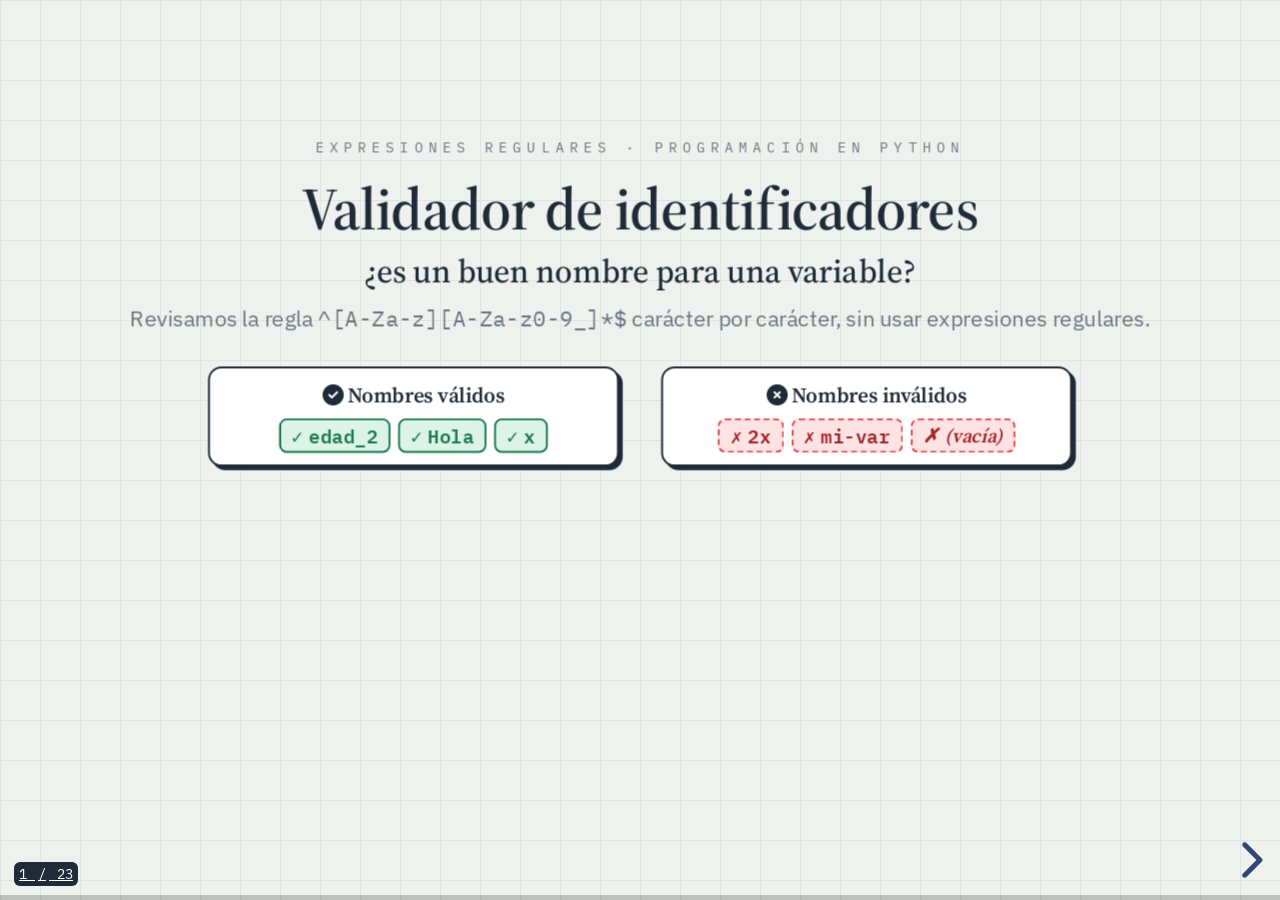
<file: html/validador-identificadores/index.html>
<!doctype html>
<html lang="es">
<head>
<meta charset="utf-8">
<meta name="viewport" content="width=device-width, initial-scale=1">
<title>Validador de identificadores</title>
<link rel="stylesheet" href="lib/reveal/reveal.min.css">
<link rel="stylesheet" href="lib/fontawesome/css/all.min.css">
<link href="lib/fuentes/fuentes.css" rel="stylesheet">
<link rel="stylesheet" href="tema-redes.css">
<link rel="stylesheet" href="mate.css">
<link rel="stylesheet" href="afd.css">
<link rel="stylesheet" href="identificador.css">
</head>
<body>
<div class="reveal"><div class="slides">

<!-- =====================================================================
     BLOQUE I · EL PROBLEMA
     ===================================================================== -->

<!-- 1 · PORTADA -->
<section data-transition="zoom" id="portada">
  <div class="kicker">Expresiones regulares · Programación en Python</div>
  <h1 class="center" style="font-size:62px;margin-top:20px;line-height:1.08">Validador de identificadores</h1>
  <p class="center" style="font-family:var(--serif);font-size:34px;color:var(--navy);margin-top:6px">¿es un buen nombre para una variable?</p>
  <p class="sub" style="font-size:23px;margin-top:8px">Revisamos la regla <span class="mono">^[A-Za-z][A-Za-z0-9_]*$</span> carácter por carácter, sin usar expresiones regulares.</p>
  <div class="two" style="margin-top:34px;max-width:900px;margin-left:auto;margin-right:auto" data-ej-val='["edad_2", "Hola", "x"]' data-ej-inv='["2x", "mi-var", ""]'>
    <div class="panel center"><h3 class="yes-t"><i class="fa-solid fa-circle-check"></i> Nombres válidos</h3>
      <div class="strs mt8" style="justify-content:center"><span class="str si">edad_2</span><span class="str si">Hola</span><span class="str si">x</span></div></div>
    <div class="panel center"><h3 class="no-t"><i class="fa-solid fa-circle-xmark"></i> Nombres inválidos</h3>
      <div class="strs mt8" style="justify-content:center"><span class="str nop">2x</span><span class="str nop">mi-var</span><span class="str nop eps">(vacía)</span></div></div>
  </div>
  <aside class="notes">Bienvenida. Todo programa usa nombres para guardar cosas (variables, funciones). Esos nombres siguen reglas. Hoy escribimos un programa que revisa si un nombre cumple las reglas, y lo conectamos con la expresión regular y con un autómata.</aside>
</section>

<!-- 2 · EL PROBLEMA PARA NIÑOS -->
<section data-transition="convex" id="problema">
  <div class="kicker">I · El problema</div>
  <div class="route" data-on="1"></div>
  <h2>Ponerle nombre a las cajitas</h2>
  <div class="q"><i class="fa-solid fa-box-open"></i><p>En un programa guardamos cosas en «cajitas» (variables) y cada cajita necesita un nombre. Pero no cualquier nombre vale.</p></div>
  <div class="split" style="grid-template-columns:1fr 420px;margin-top:22px">
    <div class="steps small">
      <div class="step fragment fade-right">La primera debe ser una <b>letra inglesa</b>: A–Z o a–z.</div>
      <div class="step fragment fade-right">Después: <b>letras, dígitos 0–9 o guion bajo</b> «_», cuantos quieras (o ninguno).</div>
      <div class="step fragment fade-right">Nada de <b>espacios, guiones medios</b> ni otros símbolos.</div>
      <div class="step fragment fade-right">Lo revisamos <b>todo</b> el nombre, no solo una parte.</div>
      <div class="step fragment fade-right">Un nombre <b>vacío</b> no es un nombre.</div>
    </div>
    <div class="def hl fragment fade-left">
      <div class="head"><i class="fa-solid fa-bullseye"></i> Lo que hay que programar</div>
      <div class="body">Una función <span class="mono">es_identificador(cadena)</span> que regrese <span class="mono">True</span> si la cadena es válida y <span class="mono">False</span> si no.</div>
    </div>
  </div>
  <aside class="notes">Como un club con reglas de entrada: el primero de la fila tiene que ser una letra; los demás pueden ser letras, números o guion bajo; y si cualquiera de la fila no cumple, no entra nadie.</aside>
</section>

<!-- 3 · EJEMPLOS -->
<section data-transition="slide" id="ejemplos">
  <div class="kicker">I · El problema · Ejemplos</div>
  <div class="route" data-on="1"></div>
  <h2>¿Cuáles nombres son válidos?</h2>
  <table class="tbl ej mt16" data-ej-val='["x", "Hola", "edad_2", "A1_b2"]' data-ej-inv='["", "2x", "_x", "mi-var", "mi var", "año"]'>
    <thead><tr><th>Cadena</th><th>Resultado</th><th>¿Por qué?</th></tr></thead>
    <tbody>
      <tr class="fragment fade-up"><td class="mono">x</td><td><span class="str si">válido</span></td><td>Una sola letra basta: después vienen «cero o más».</td></tr>
      <tr class="fragment fade-up"><td class="mono">edad_2</td><td><span class="str si">válido</span></td><td>Letra, luego letras, guion bajo y un dígito.</td></tr>
      <tr class="fragment fade-up"><td class="mono">A1_b2</td><td><span class="str si">válido</span></td><td>Mayúsculas y minúsculas también cuentan.</td></tr>
      <tr class="fragment fade-up"><td class="mono">2x</td><td><span class="str nop">inválido</span></td><td>Regla 1: empieza con un dígito.</td></tr>
      <tr class="fragment fade-up"><td class="mono">_x</td><td><span class="str nop">inválido</span></td><td>Regla 1: el guion bajo no puede ir primero.</td></tr>
      <tr class="fragment fade-up"><td class="mono">mi-var · mi var</td><td><span class="str nop">inválido</span></td><td>Regla 3: guion medio y espacio están prohibidos.</td></tr>
      <tr class="fragment fade-up"><td class="mono">año</td><td><span class="str nop">inválido</span></td><td>«ñ» no es una letra inglesa.</td></tr>
      <tr class="fragment fade-up"><td class="mono">(vacía)</td><td><span class="str nop">inválido</span></td><td>Regla 5: la cadena vacía no es un identificador.</td></tr>
    </tbody>
  </table>
  <aside class="notes">Pide que voten antes de cada fila. "Hola" también es válido (aparece en la portada). Todos estos resultados los comprueba el verificador ejecutando el programa en Python.</aside>
</section>

<!-- 4 · LA RESTRICCIÓN -->
<section data-transition="convex" id="restriccion">
  <div class="kicker">I · El problema · La restricción</div>
  <div class="route" data-on="1"></div>
  <h2>Prohibido usar expresiones regulares</h2>
  <div class="two" style="margin-top:22px">
    <div class="panel">
      <h3 class="no-t"><i class="fa-solid fa-ban"></i> No se vale</h3>
      <div class="cmd" style="font-size:19px;display:block;text-align:center;margin:10px 0">import re</div>
      <div class="hint center">ni <span class="mono">Pattern</span> (Java), <span class="mono">&lt;regex&gt;</span> (C++) u otras bibliotecas: sería dejar que otro haga el trabajo.</div>
    </div>
    <div class="panel fragment fade-left">
      <h3 class="yes-t"><i class="fa-solid fa-magnifying-glass"></i> Sí se vale</h3>
      <div class="hint center" style="font-size:19px;color:var(--ink)">Ciclos, condicionales y funciones que revisan <b>cada carácter</b>, uno por uno.</div>
    </div>
  </div>
  <div class="def hl mt24 fragment fade-up">
    <div class="head"><i class="fa-solid fa-gears"></i> La idea</div>
    <div class="body">Vamos a entender <b>cómo funciona por dentro</b> una expresión regular: primero la leemos pieza por pieza, después la convertimos en un autómata y al final en código.</div>
  </div>
  <aside class="notes">Una expresión regular es una receta; un programa con ciclos y condicionales es una forma de cocinarla a mano. Eso es justo lo que hacen las bibliotecas por dentro.</aside>
</section>

<!-- =====================================================================
     BLOQUE II · LA EXPRESIÓN REGULAR
     ===================================================================== -->

<!-- 5 · PIEZA POR PIEZA -->
<section data-transition="concave" id="piezas">
  <div class="kicker">II · Entender la expresión</div>
  <div class="route" data-on="2"></div>
  <h2>Leamos la expresión pieza por pieza</h2>
  <div class="rx-piezas">
    <div class="pz fragment fade-up"><span class="tk ancla">^</span><span class="ex">aquí <b>empieza</b> la cadena</span></div>
    <div class="pz fragment fade-up"><span class="tk primero">[A-Za-z]</span><span class="ex"><b>un</b> carácter: una letra mayúscula o minúscula</span></div>
    <div class="pz fragment fade-up"><span class="tk resto">[A-Za-z0-9_]*</span><span class="ex">letras, dígitos o «_», <b>cero o más</b> veces (eso dice el <span class="mono">*</span>)</span></div>
    <div class="pz fragment fade-up"><span class="tk ancla">$</span><span class="ex">aquí <b>termina</b> la cadena</span></div>
  </div>
  <div class="note fragment fade-up"><i class="fa-solid fa-lightbulb"></i><span>Los corchetes <span class="mono">[…]</span> significan «uno de estos caracteres» y <span class="mono">A-Z</span> es un <b>rango</b>: de la A a la Z. Juntas, las piezas dicen: «una letra, y después letras, dígitos o guiones bajos, hasta el final».</span></div>
  <aside class="notes">Esta es la notación de las bibliotecas de programación, distinta de la notación formal de la clase de expresiones regulares (allí escribiríamos la unión con +). La idea es la misma: un primer carácter fijo y una repetición.</aside>
</section>

<!-- 6 · CLASES DE CARACTERES -->
<section data-transition="slide" id="clases">
  <div class="kicker">II · Entender la expresión · Clases</div>
  <div class="route" data-on="2"></div>
  <h2>Cuatro tipos de caracteres</h2>
  <div class="clases">
    <div class="cls fragment fade-up"><div class="nm">letra</div><div class="ej">A–Z a–z</div><span class="nn">solo el alfabeto inglés: <b>no</b> ñ, á, Ω</span></div>
    <div class="cls fragment fade-up"><div class="nm">dígito</div><div class="ej">0–9</div><span class="nn"><b>no</b> otros dígitos como ² o ٣</span></div>
    <div class="cls fragment fade-up"><div class="nm">guion bajo</div><div class="ej">_</div><span class="nn">el único símbolo permitido</span></div>
    <div class="cls otro fragment fade-up"><div class="nm">otro</div><div class="ej">␠ - . ! ñ …</div><span class="nn">cualquier otra cosa: prohibido</span></div>
  </div>
  <div class="def hl mt24 fragment fade-up">
    <div class="head"><i class="fa-solid fa-filter"></i> Así se traduce la expresión</div>
    <div class="body"><span class="mono">[A-Za-z]</span> = «es <b>letra</b>» · <span class="mono">[A-Za-z0-9_]</span> = «es <b>letra</b>, <b>dígito</b> o <b>guion bajo</b>». Cualquier carácter de la clase <b>otro</b> hace que la cadena sea inválida.</div>
  </div>
  <aside class="notes">Pregunta: ¿en qué grupo cae el espacio? ¿Y la ñ? Ambos son "otro". Que la ñ no cuente es importante en español: el enunciado pide letras inglesas.</aside>
</section>

<!-- 7 · ^ Y $ -->
<section data-transition="slide" id="anclas">
  <div class="kicker">II · Entender la expresión · La cadena completa</div>
  <div class="route" data-on="2"></div>
  <h2>^ y $: no basta con una parte</h2>
  <div class="split" style="grid-template-columns:1fr 480px;margin-top:24px" data-ej-inv='["abc def", "ok?", "2x"]'>
    <div class="list" style="gap:14px">
      <div class="panel"><div class="cinta" style="padding-top:0"><span class="c leido">a</span><span class="c leido">b</span><span class="c leido">c</span><span class="c esp">␠</span><span class="c">d</span><span class="c">e</span><span class="c">f</span></div>
        <div class="hint center mt8">«abc» sería válido, pero la cadena completa tiene un espacio: <b class="no-t">inválida</b>.</div></div>
      <div class="panel fragment fade-up"><div class="cinta" style="padding-top:0"><span class="c">2</span><span class="c leido">x</span></div>
        <div class="hint center mt8">«x» sería válido, pero el primer carácter es un 2: <b class="no-t">inválida</b>.</div></div>
    </div>
    <div class="def hl fragment fade-left">
      <div class="head"><i class="fa-solid fa-anchor"></i> Las anclas</div>
      <div class="body"><span class="mono">^</span> obliga a revisar <b>desde el primer</b> carácter y <span class="mono">$</span> <b>hasta el último</b>. Sin ellas, la expresión aceptaría cadenas que solo <b>contienen</b> un pedazo válido.</div>
    </div>
  </div>
  <aside class="notes">En nuestro programa, "desde el primero" es revisar cadena[0], y "hasta el último" es que el ciclo recorra la cadena completa sin detenerse antes.</aside>
</section>

<!-- =====================================================================
     BLOQUE III · EL AUTÓMATA
     ===================================================================== -->

<!-- 8 · EL AUTÓMATA -->
<section data-transition="concave" id="automata">
  <div class="kicker">III · El autómata</div>
  <div class="route" data-on="3"></div>
  <h2>La misma regla como una máquina de 3 estados</h2>
  <div class="split" style="grid-template-columns:600px minmax(0,1fr);margin-top:14px;align-items:center">
    <div class="panel"><div class="diag" data-diagrama="ident" data-escala=".95"></div></div>
    <div class="list tight">
      <div class="item fragment fade-left" data-hl="q0"><div class="sq">\(q_0\)</div><div><div class="t">Inicio</div><div class="v">aún no leemos nada</div></div></div>
      <div class="item fragment fade-left" data-hl="q1"><div class="sq">\(q_1\)</div><div><div class="t">Válido (aceptación)</div><div class="v">empezó con letra y todo ha estado bien</div></div></div>
      <div class="item fragment fade-left" data-hl="qe"><div class="sq">\(q_e\)</div><div><div class="t">Error (trampa)</div><div class="v">algo salió mal: de aquí ya no se sale</div></div></div>
      <div class="note fragment fade-up" style="margin-top:4px"><i class="fa-solid fa-circle-info"></i><span>La máquina no lee caracteres sueltos sino su <b>tipo</b>: letra, dígito, «_» u otro.</span></div>
    </div>
  </div>
  <aside class="notes">q0 → q1 con letra es la pieza [A-Za-z]; el lazo de q1 es [A-Za-z0-9_]*; y q1 es de aceptación porque al llegar al final ($) todo cumplió.</aside>
</section>

<!-- 9 · TABLA Y DEFINICIÓN -->
<section data-transition="slide" id="tabla">
  <div class="kicker">III · El autómata · Definición</div>
  <div class="route" data-on="3"></div>
  <h2>Tabla de transición y definición formal</h2>
  <div class="split" style="grid-template-columns:minmax(0,1fr) 470px;margin-top:20px">
    <div class="panel" data-claim="ident" data-tipo="AFD" data-q="q0,q1,qe" data-q0="q0" data-f="q1"><h3>Tabla δ</h3><div data-tabla="ident"></div><div class="ttab-leyenda">L = letra · D = dígito · O = otro · → inicial · * aceptación</div></div>
    <div class="list" style="gap:12px">
      <div class="big">\(M=(Q,\Sigma,\delta,q_0,F)\)</div>
      <div class="comp">
        <span class="sym">\(Q\)</span><span class="qué">estados</span><span class="val">\(\{q_0,q_1,q_e\}\)</span>
        <span class="sym">\(\Sigma\)</span><span class="qué">tipos de carácter</span><span class="val">\(\{L,D,\_,O\}\)</span>
        <span class="sym">\(q_0\)</span><span class="qué">inicial</span><span class="val">\(q_0\)</span>
        <span class="sym">\(F\)</span><span class="qué">aceptación</span><span class="val">\(\{q_1\}\)</span>
      </div>
    </div>
  </div>
  <div class="note fragment fade-up"><i class="fa-solid fa-scale-balanced"></i><span>Es un AFD completo: 3 estados × 4 tipos = 12 flechas. Una vez en \(q_e\) todas las flechas regresan a \(q_e\): por eso el programa puede responder <span class="mono">False</span> en cuanto encuentra el primer error.</span></div>
  <aside class="notes">El alfabeto de la máquina son los 4 tipos de carácter, no los caracteres: así 26 + 26 letras se convierten en un solo símbolo L.</aside>
</section>

<!-- 10 · SIMULACIÓN VÁLIDA -->
<section data-transition="concave" id="sim-valida">
  <div class="kicker">III · El autómata · Simulación</div>
  <div class="route" data-on="3"></div>
  <h2>Revisemos «edad_2» carácter por carácter</h2>
  <div class="sim mt8" data-afn="ident" data-w="edad_2">
    <div class="sim-diag"></div>
    <div class="sim-cinta"></div>
    <div class="sim-ctrl mt8"></div>
    <div class="sim-estado"></div>
  </div>
  <aside class="notes">Debajo de cada carácter aparece su tipo. La primera letra lleva de q0 a q1; después todo es letra, «_» o dígito, así que nos quedamos en q1 hasta el final.</aside>
</section>

<!-- 11 · SIMULACIÓN INVÁLIDA -->
<section data-transition="slide" id="sim-invalida">
  <div class="kicker">III · El autómata · Simulación</div>
  <div class="route" data-on="3"></div>
  <h2>Revisemos «mi-var»: el guion medio</h2>
  <div class="sim mt8" data-afn="ident" data-w="mi-var">
    <div class="sim-diag"></div>
    <div class="sim-cinta"></div>
    <div class="sim-ctrl mt8"></div>
    <div class="sim-estado"></div>
  </div>
  <aside class="notes">Al leer el guion (tipo "otro") la máquina cae en el estado de error y ya no sale aunque lo demás sean letras. El programa en Python hace lo mismo con un "return False" en cuanto lo encuentra.</aside>
</section>

<!-- 12 · LABORATORIO -->
<section data-transition="zoom" id="laboratorio">
  <div class="kicker">III · El autómata · Laboratorio</div>
  <div class="route" data-on="3"></div>
  <h2>Laboratorio: escribe cualquier nombre</h2>
  <div class="sim mt8" data-afn="ident" data-w="Total_2024" data-edit>
    <div class="sim-diag"></div>
    <div class="sim-cinta"></div>
    <div class="sim-ctrl mt8"></div>
    <div class="sim-estado"></div>
  </div>
  <aside class="notes">Pide nombres a los alumnos: con espacios, con ñ, empezando con número, de una sola letra... La respuesta la da el autómata, que es equivalente al programa (lo comprueba el verificador).</aside>
</section>

<!-- =====================================================================
     BLOQUE IV · LA SOLUCIÓN EN PYTHON
     ===================================================================== -->

<!-- 13 · AUXILIARES -->
<section data-transition="concave" id="auxiliares">
  <div class="kicker">IV · Python · Funciones auxiliares</div>
  <div class="route" data-on="4"></div>
  <h2>Primero: ¿es letra? ¿es dígito?</h2>
  <div class="code mt16">
    <div class="bar"><b></b><b></b><b></b>&nbsp; identificador.py <span class="lin">líneas 10–17</span></div>
    <div class="src">
<pre data-archivo="identificador.py"><code>def es_letra(c):
    """Letra inglesa A-Z o a-z (no acepta ñ, á ni otras letras)."""
    return "A" &lt;= c &lt;= "Z" or "a" &lt;= c &lt;= "z"


def es_digito(c):
    """Dígito 0-9 (no acepta otros dígitos de Unicode, como ² o ٣)."""
    return "0" &lt;= c &lt;= "9"</code></pre>
    </div>
  </div>
  <div class="split" style="grid-template-columns:minmax(0,1fr) 520px;margin-top:18px">
    <div class="def hl fragment fade-up">
      <div class="head"><i class="fa-solid fa-ruler-horizontal"></i> Comparar rangos</div>
      <div class="body small">Los caracteres tienen un orden (su código). <span class="mono">"A" &lt;= c &lt;= "Z"</span> pregunta «¿c está entre la A y la Z?». Es exactamente el rango <span class="mono">[A-Z]</span> de la expresión.</div>
    </div>
    <table class="tbl ej fragment fade-left">
      <thead><tr><th>¿Por qué no usar…?</th><th>Resultado en Python</th></tr></thead>
      <tbody>
        <tr data-py-eval="'ñ'.isalpha()" data-py-val="True"><td class="mono">'ñ'.isalpha()</td><td><span class="str nop">True</span> pero «ñ» no es inglesa</td></tr>
        <tr data-py-eval="'²'.isdigit()" data-py-val="True"><td class="mono">'²'.isdigit()</td><td><span class="str nop">True</span> pero «²» no es 0–9</td></tr>
        <tr data-py-eval="es_letra('ñ'), es_digito('²')" data-py-val="(False, False)"><td class="mono">es_letra('ñ')</td><td><span class="str si">False</span> como pide el enunciado</td></tr>
      </tbody>
    </table>
  </div>
  <aside class="notes">isalpha e isdigit entienden todos los idiomas de Unicode, lo cual normalmente es bueno, pero aquí el enunciado pide solo el alfabeto inglés y los dígitos 0 a 9. Los valores de esta tabla los comprueba el verificador ejecutando Python.</aside>
</section>

<!-- 14 · LA FUNCIÓN PRINCIPAL -->
<section data-transition="slide" id="funcion">
  <div class="kicker">IV · Python · La función principal</div>
  <div class="route" data-on="4"></div>
  <h2><span class="mono" style="font-size:.85em">es_identificador(cadena)</span>, línea por línea</h2>
  <div class="split" style="grid-template-columns:775px minmax(0,1fr);margin-top:14px">
    <div class="code">
      <div class="bar"><b></b><b></b><b></b>&nbsp; identificador.py <span class="lin">líneas 20–29</span></div>
      <div class="src">
<pre data-archivo="identificador.py"><code>def es_identificador(cadena):
    """Regresa True si la cadena es un identificador válido y False si no."""
    if not isinstance(cadena, str) or cadena == "":
        return False
    if not es_letra(cadena[0]):  # [A-Za-z]
        return False
    for c in cadena[1:]:  # [A-Za-z0-9_]*
        if not (es_letra(c) or es_digito(c) or c == "_"):
            return False
    return True  # se revisó hasta el último carácter: $</code></pre>
        <div class="hl fragment fade-in-then-out" data-fragment-index="1" style="--l:3;--n:2"></div>
        <div class="hl fragment fade-in-then-out" data-fragment-index="2" style="--l:5;--n:2"></div>
        <div class="hl fragment fade-in-then-out" data-fragment-index="3" style="--l:7"></div>
        <div class="hl fragment fade-in-then-out" data-fragment-index="4" style="--l:8;--n:2"></div>
        <div class="hl fragment fade-in" data-fragment-index="5" style="--l:10"></div>
      </div>
    </div>
    <div class="steps small">
      <div class="step fragment fade-left" data-fragment-index="1">Si no es texto o está vacía: <b>False</b> (regla 5).</div>
      <div class="step fragment fade-left" data-fragment-index="2">El primero debe ser letra: <span class="mono">[A-Za-z]</span> (regla 1).</div>
      <div class="step fragment fade-left" data-fragment-index="3">Recorremos <b>todos</b> los demás: <span class="mono">[A-Za-z0-9_]*</span>.</div>
      <div class="step fragment fade-left" data-fragment-index="4">Un carácter prohibido: <b>False</b> (reglas 2 y 3).</div>
      <div class="step fragment fade-left" data-fragment-index="5">Llegamos al final sin errores: <b>True</b>. Eso es el <span class="mono">$</span> (regla 4).</div>
    </div>
  </div>
  <aside class="notes">cadena[1:] es "la cadena sin su primer carácter"; si la cadena tiene un solo carácter, queda vacía y el ciclo no se ejecuta: "x" es válido (cero repeticiones del *).</aside>
</section>

<!-- 15 · RELACIÓN -->
<section data-transition="convex" id="relacion">
  <div class="kicker">IV · Python · Relación con la expresión</div>
  <div class="route" data-on="4"></div>
  <h2>Expresión, autómata y código: la misma idea</h2>
  <table class="tbl rel mt24">
    <thead><tr><th>Expresión</th><th>Significado</th><th>Autómata</th><th>Python</th></tr></thead>
    <tbody>
      <tr class="fragment fade-up"><td class="mono">^</td><td>empezar desde el primer carácter</td><td>estado inicial \(q_0\)</td><td class="mono">cadena[0]</td></tr>
      <tr class="fragment fade-up"><td class="mono">[A-Za-z]</td><td>una letra</td><td>\(q_0\xrightarrow{L}q_1\)</td><td class="mono">if not es_letra(cadena[0])</td></tr>
      <tr class="fragment fade-up"><td class="mono">[A-Za-z0-9_]*</td><td>cero o más letras, dígitos o «_»</td><td>lazo en \(q_1\) con L, D, _</td><td class="mono">for c in cadena[1:]</td></tr>
      <tr class="fragment fade-up"><td class="mono">(lo demás)</td><td>cualquier otro carácter</td><td>flechas a \(q_e\)</td><td class="mono">return False</td></tr>
      <tr class="fragment fade-up"><td class="mono">$</td><td>hasta el último carácter</td><td>terminar en \(q_1\in F\)</td><td class="mono">return True</td></tr>
      <tr class="fragment fade-up"><td class="mono">(cadena vacía)</td><td>no hay primera letra</td><td>termina en \(q_0\notin F\)</td><td class="mono">cadena == ""</td></tr>
    </tbody>
  </table>
  <aside class="notes">Esta tabla es la "explicación de cómo se relaciona el algoritmo con la expresión regular" que pide la entrega. Cada pieza de la expresión tiene su parte en el autómata y su línea en el código.</aside>
</section>

<!-- 16 · PROGRAMA PRINCIPAL -->
<section data-transition="slide" id="principal">
  <div class="kicker">IV · Python · Ejecutarlo</div>
  <div class="route" data-on="4"></div>
  <h2>El programa principal y su salida real</h2>
  <div class="code mt16">
    <div class="bar"><b></b><b></b><b></b>&nbsp; identificador.py <span class="lin">líneas 32–36</span></div>
    <div class="src">
<pre data-archivo="identificador.py"><code>if __name__ == "__main__":
    ejemplos = ["x", "Hola", "edad_2", "A1_b2", "", "2x", "_x", "mi-var", "mi var", "año"]
    for cadena in ejemplos:
        resultado = "válido" if es_identificador(cadena) else "inválido"
        print(f"{repr(cadena):>10}  {resultado}")</code></pre>
    </div>
  </div>
  <div class="term mt16 fragment fade-up" style="max-width:520px">
    <div class="bar"><b></b><b></b><b></b>&nbsp; terminal</div>
<pre><span class="p">$</span> python identificador.py
<span data-py-salida="programa">       'x'  válido
    'Hola'  válido
  'edad_2'  válido
   'A1_b2'  válido
        ''  inválido
      '2x'  inválido
      '_x'  inválido
  'mi-var'  inválido
  'mi var'  inválido
     'año'  inválido</span></pre>
  </div>
  <aside class="notes">repr(cadena) muestra la cadena entre comillas, así se ve claramente la cadena vacía ''. Salida real: el verificador vuelve a ejecutar el programa y la compara.</aside>
</section>

<!-- =====================================================================
     BLOQUE V · PRUEBAS Y CASOS LÍMITE
     ===================================================================== -->

<!-- 17 · LAS PRUEBAS -->
<section data-transition="concave" id="pruebas">
  <div class="kicker">V · Pruebas unitarias</div>
  <div class="route" data-on="5"></div>
  <h2>Pruebas unitarias con unittest</h2>
  <p class="lead center mt8" style="font-size:21px"><span class="mono">test_identificador.py</span> tiene 14 pruebas en 5 grupos:</p>
  <div class="two tight" style="gap:12px 22px;margin-top:14px">
    <div class="item fragment fade-up"><div class="sq"><i class="fa-solid fa-circle-check"></i></div><div><div class="t">Válidos</div><div class="v">una letra · letras, dígitos y _</div></div></div>
    <div class="item fragment fade-up"><div class="sq"><i class="fa-solid fa-circle-xmark"></i></div><div><div class="t">Inválidos, regla por regla</div><div class="v">empieza mal · símbolos · cadena incompleta</div></div></div>
    <div class="item fragment fade-up"><div class="sq"><i class="fa-solid fa-triangle-exclamation"></i></div><div><div class="t">Casos límite</div><div class="v">vacía · "abc\n" · ñ · ² · None · muy largas</div></div></div>
    <div class="item fragment fade-up"><div class="sq"><i class="fa-solid fa-wrench"></i></div><div><div class="t">Funciones auxiliares</div><div class="v">es_letra y es_digito en sus bordes</div></div></div>
    <div class="item fragment fade-up"><div class="sq"><i class="fa-solid fa-scale-balanced"></i></div><div><div class="t">Comparación con la expresión</div><div class="v">30 941 cadenas cortas</div></div></div>
  </div>
  <div class="code mt16 fragment fade-up">
    <div class="bar"><b></b><b></b><b></b>&nbsp; test_identificador.py <span class="lin">un ejemplo</span></div>
    <div class="src">
<pre data-archivo="test_identificador.py"><code>    def test_letras_que_no_son_inglesas(self):
        for cadena in ["año", "ñandu", "café", "Ωmega", "x١"]:
            with self.subTest(cadena=cadena):
                self.assertFalse(es_identificador(cadena))</code></pre>
    </div>
  </div>
  <aside class="notes">subTest permite probar varias cadenas en una sola prueba y, si una falla, indica cuál. "x١" termina con el dígito árabe uno: también se rechaza.</aside>
</section>

<!-- 18 · CASOS LÍMITE -->
<section data-transition="slide" id="limites">
  <div class="kicker">V · Casos límite</div>
  <div class="route" data-on="5"></div>
  <h2>Los casos límite que consideramos</h2>
  <table class="tbl ej mt16" data-ej-val='["x", "a_", "a__b"]' data-ej-inv='["", "_", "_x", "abc\n", "año", "x²", " a", "a "]'>
    <thead><tr><th>Caso</th><th>Ejemplo</th><th>Resultado</th><th>Por qué importa</th></tr></thead>
    <tbody>
      <tr><td>Cadena vacía</td><td class="mono">""</td><td><span class="str nop">False</span></td><td>No tiene primera letra (y <span class="mono">cadena[0]</span> fallaría).</td></tr>
      <tr><td>Un solo carácter</td><td class="mono">"x" · "_"</td><td><span class="str si">x</span> <span class="str nop">_</span></td><td>El <span class="mono">*</span> permite cero repeticiones.</td></tr>
      <tr><td>Guiones bajos</td><td class="mono">"a_" · "a__b"</td><td><span class="str si">True</span></td><td>Permitidos después de la primera letra.</td></tr>
      <tr><td>Salto de línea final</td><td class="mono">"abc\n"</td><td><span class="str nop">False</span></td><td>Trampa del <span class="mono">$</span> en Python (siguiente diapositiva).</td></tr>
      <tr><td>Letras no inglesas</td><td class="mono">"año"</td><td><span class="str nop">False</span></td><td><span class="mono">isalpha()</span> la habría aceptado.</td></tr>
      <tr><td>Otros dígitos</td><td class="mono">"x²"</td><td><span class="str nop">False</span></td><td><span class="mono">isdigit()</span> lo habría aceptado.</td></tr>
      <tr><td>Espacios en los bordes</td><td class="mono">" a" · "a "</td><td><span class="str nop">False</span></td><td>No se recortan: la cadena completa debe cumplir.</td></tr>
      <tr><td>No es una cadena</td><td class="mono">None · 123</td><td><span class="str nop">False</span></td><td>La función siempre regresa un booleano.</td></tr>
    </tbody>
  </table>
  <aside class="notes">Esta tabla es la "breve explicación de los casos límite" que pide la entrega. Cada fila tiene su prueba automática en la clase TestCasosLimite.</aside>
</section>

<!-- 19 · LA TRAMPA DEL $ -->
<section data-transition="convex" id="trampa">
  <div class="kicker">V · Casos límite · Una trampa real</div>
  <div class="route" data-on="5"></div>
  <h2>La trampa del <span class="mono">$</span> en Python</h2>
  <div class="code mt16">
    <div class="bar"><b></b><b></b><b></b>&nbsp; test_identificador.py</div>
    <div class="src">
<pre data-archivo="test_identificador.py"><code>    def test_salto_de_linea_al_final(self):
        self.assertFalse(es_identificador("abc\n"))
        self.assertIsNotNone(re.match(r"^[A-Za-z][A-Za-z0-9_]*$", "abc\n"))  # la trampa del «$»</code></pre>
    </div>
  </div>
  <div class="two" style="margin-top:20px" data-ej-inv='["abc\n"]'>
    <div class="def fragment fade-up" style="border-color:var(--red);box-shadow:5px 5px 0 var(--red)" data-py-eval="bool(__import__('re').match(r'^[A-Za-z][A-Za-z0-9_]*$', 'abc\n'))" data-py-val="True">
      <div class="head" style="border-color:var(--red);color:var(--red-t)"><i class="fa-solid fa-bug"></i> La sorpresa</div>
      <div class="body small">En Python, <span class="mono">$</span> también acepta <b>un salto de línea al final</b>. Con <span class="mono">re.match</span>, la expresión de referencia ¡acepta <span class="mono">"abc\n"</span>!</div>
    </div>
    <div class="def hl fragment fade-up" data-py-eval="bool(__import__('re').fullmatch(r'[A-Za-z][A-Za-z0-9_]*', 'abc\n'))" data-py-val="False">
      <div class="head"><i class="fa-solid fa-shield-halved"></i> Nuestro programa</div>
      <div class="body small">Revisa <b>todos</b> los caracteres, incluido <span class="mono">\n</span> (tipo «otro»): regresa <span class="mono">False</span>. Para comparar en las pruebas usamos <span class="mono">fullmatch</span>, que exige la cadena completa.</div>
    </div>
  </div>
  <aside class="notes">Detalle verificado en Python 3.12. Moraleja: escribir la regla a mano nos obliga a pensar en cada carácter, y evita sorpresas como esta. La prueba deja documentado el comportamiento de re.match.</aside>
</section>

<!-- 20 · COMPARACIÓN EXHAUSTIVA -->
<section data-transition="slide" id="exhaustiva">
  <div class="kicker">V · Pruebas · La más fuerte</div>
  <div class="route" data-on="5"></div>
  <h2>Comparar con la expresión en miles de cadenas</h2>
  <div class="code mt8">
    <div class="bar"><b></b><b></b><b></b>&nbsp; test_identificador.py</div>
    <div class="src">
<pre data-archivo="test_identificador.py"><code># Respuesta de referencia SOLO para las pruebas (el validador no usa «re»).
# Se usa fullmatch: con re.match y «$», Python aceptaría "abc\n".
REFERENCIA = re.compile(r"[A-Za-z][A-Za-z0-9_]*")</code></pre>
    </div>
  </div>
  <div class="code mt8 fragment fade-up">
    <div class="bar"><b></b><b></b><b></b>&nbsp; test_identificador.py</div>
    <div class="src">
<pre data-archivo="test_identificador.py"><code>    def test_todas_las_cadenas_cortas(self):
        caracteres = "aZm09_- .ñ²\n$"
        revisadas = 0
        for n in range(5):
            for tupla in itertools.product(caracteres, repeat=n):
                cadena = "".join(tupla)
                esperado = REFERENCIA.fullmatch(cadena) is not None
                self.assertEqual(es_identificador(cadena), esperado, repr(cadena))
                revisadas += 1
        self.assertEqual(revisadas, sum(len(caracteres) ** n for n in range(5)))</code></pre>
    </div>
  </div>
  <div class="note fragment fade-up"><i class="fa-solid fa-scale-balanced"></i><span>13 caracteres de prueba (de todos los tipos), cadenas de longitud 0 a 4: \(1+13+13^2+13^3+13^4=30\,941\) comparaciones. La biblioteca <span class="mono">re</span> solo aparece aquí, como <b>respuesta del maestro</b>; <span class="mono">identificador.py</span> no la usa.</span></div>
  <aside class="notes">Es la prueba que confirma que nuestro algoritmo y la expresión regular dicen lo mismo. No es una demostración para todas las cadenas, pero cubre todas las combinaciones cortas de cada tipo de carácter.</aside>
</section>

<!-- 21 · RESULTADO -->
<section data-transition="slide" id="resultado">
  <div class="kicker">V · Pruebas · Ejecución</div>
  <div class="route" data-on="5"></div>
  <h2>Las pruebas ejecutadas</h2>
  <div class="term chico mt16">
    <div class="bar"><b></b><b></b><b></b>&nbsp; terminal</div>
<pre><span class="p">$</span> python -m unittest -v test_identificador
<span data-py-salida="pruebas">test_digitos_que_no_son_0_a_9 (test_identificador.TestCasosLimite.test_digitos_que_no_son_0_a_9) ... ok
test_entrada_que_no_es_cadena (test_identificador.TestCasosLimite.test_entrada_que_no_es_cadena) ... ok
test_identificador_muy_largo (test_identificador.TestCasosLimite.test_identificador_muy_largo) ... ok
test_letras_que_no_son_inglesas (test_identificador.TestCasosLimite.test_letras_que_no_son_inglesas) ... ok
test_regla_5_cadena_vacia (test_identificador.TestCasosLimite.test_regla_5_cadena_vacia) ... ok
test_salto_de_linea_al_final (test_identificador.TestCasosLimite.test_salto_de_linea_al_final) ... ok
test_siempre_regresa_un_booleano (test_identificador.TestCasosLimite.test_siempre_regresa_un_booleano) ... ok
test_todas_las_cadenas_cortas (test_identificador.TestComparacionConLaExpresion.test_todas_las_cadenas_cortas) ... ok
test_es_letra_y_es_digito (test_identificador.TestFuncionesAuxiliares.test_es_letra_y_es_digito) ... ok
test_regla_1_debe_empezar_con_letra (test_identificador.TestInvalidos.test_regla_1_debe_empezar_con_letra) ... ok
test_regla_3_simbolos_prohibidos (test_identificador.TestInvalidos.test_regla_3_simbolos_prohibidos) ... ok
test_regla_4_toda_la_cadena (test_identificador.TestInvalidos.test_regla_4_toda_la_cadena) ... ok
test_letras_digitos_y_guiones_bajos (test_identificador.TestValidos.test_letras_digitos_y_guiones_bajos) ... ok
test_una_sola_letra (test_identificador.TestValidos.test_una_sola_letra) ... ok

----------------------------------------------------------------------
Ran 14 tests in 0.059s

<span class="ok-t">OK</span></span></pre>
  </div>
  <div class="note fragment fade-up"><i class="fa-solid fa-circle-check" style="color:var(--ok)"></i><span><b>14 pruebas, 14 correctas</b>, incluidas las 5 reglas del enunciado, los casos límite y las 30 941 comparaciones.</span></div>
  <aside class="notes">Salida real con Python 3.12 (el tiempo puede variar). El verificador de la presentación vuelve a ejecutar las pruebas y compara esta salida.</aside>
</section>

<!-- 22 · ERRORES FRECUENTES -->
<section data-transition="convex" id="errores">
  <div class="kicker">V · Errores frecuentes</div>
  <div class="route" data-on="5"></div>
  <h2 style="font-size:38px">Errores frecuentes (y su contraejemplo)</h2>
  <div class="code mini" style="margin-top:6px">
    <div class="bar"><b></b><b></b><b></b>&nbsp; errores_frecuentes.py <span class="lin">versiones incorrectas</span></div>
    <div class="src">
<pre data-archivo="errores_frecuentes.py"><code>def error_isalpha(cadena):
    """Usa isalpha/isalnum: acepta letras y dígitos que no son ingleses."""
    return cadena[:1].isalpha() and all(c.isalnum() or c == "_" for c in cadena)


def error_solo_primero(cadena):
    """Solo revisa el primer carácter: olvida el resto de la cadena."""
    return cadena != "" and ("A" &lt;= cadena[0] &lt;= "Z" or "a" &lt;= cadena[0] &lt;= "z")


def error_alguna_parte(cadena):
    """Acepta si ALGÚN carácter es letra: no exige la cadena completa."""
    for c in cadena:
        if "A" &lt;= c &lt;= "Z" or "a" &lt;= c &lt;= "z":
            return True
    return False</code></pre>
    </div>
  </div>
  <div class="term chico fragment fade-up" style="margin-top:6px">
    <div class="bar"><b></b><b></b><b></b>&nbsp; terminal</div>
<pre><span class="p">$</span> python errores_frecuentes.py
<span data-py-salida="errores">error_isalpha('año') = True
error_solo_primero('a-b') = True
error_alguna_parte('2x') = True
error_sin_vacia('') -> IndexError: string index out of range</span></pre>
  </div>
  <aside class="notes">Cuatro errores reales: usar isalpha (acepta "año"), revisar solo el primer carácter (acepta "a-b"), aceptar si alguna parte es válida (acepta "2x") y olvidar la cadena vacía antes de leer cadena[0] (el programa truena). El archivo completo está en la carpeta; la salida es real.</aside>
</section>

<!-- 23 · RESUMEN -->
<section data-transition="zoom" id="resumen">
  <div class="kicker">Resumen</div>
  <h2>Lo que hicimos</h2>
  <div class="two tight" style="gap:10px 22px;margin-top:14px">
    <div class="list tight">
      <div class="item"><div class="sq"><i class="fa-solid fa-puzzle-piece"></i></div><div><div class="t">Leímos la expresión pieza por pieza</div><div class="v">^ · [A-Za-z] · [A-Za-z0-9_]* · $</div></div></div>
      <div class="item"><div class="sq"><i class="fa-solid fa-diagram-project"></i></div><div><div class="t">La convertimos en un autómata</div><div class="v">3 estados: inicio, válido y error</div></div></div>
      <div class="item"><div class="sq"><i class="fa-brands fa-python"></i></div><div><div class="t">La programamos sin «re»</div><div class="v">comparar rangos y un ciclo for</div></div></div>
    </div>
    <div class="list tight">
      <div class="item"><div class="sq"><i class="fa-solid fa-triangle-exclamation"></i></div><div><div class="t">Cuidamos los casos límite</div><div class="v">vacía · "abc\n" · ñ · ² · espacios</div></div></div>
      <div class="item"><div class="sq"><i class="fa-solid fa-list-check"></i></div><div><div class="t">Lo probamos</div><div class="v">14 pruebas · 30 941 comparaciones</div></div></div>
      <div class="item"><div class="sq"><i class="fa-solid fa-download"></i></div><div><div class="t">Descarga el código</div><div class="v"><a class="dl" href="identificador.py" download>identificador.py</a> · <a class="dl" href="test_identificador.py" download>test_identificador.py</a> · <a class="dl" href="errores_frecuentes.py" download>errores_frecuentes.py</a></div></div></div>
    </div>
  </div>
  <div class="term mt16" style="max-width:780px;margin-left:auto;margin-right:auto">
    <div class="bar"><b></b><b></b><b></b>&nbsp; para ejecutarlo</div>
<pre><span class="p">$</span> python identificador.py                   <span class="c"># ejemplos</span>
<span class="p">$</span> python -m unittest -v test_identificador   <span class="c"># pruebas</span></pre>
  </div>
  <p class="quote fragment zoom-in" style="font-family:var(--serif);font-style:italic;font-weight:600;font-size:25px;color:var(--navy);text-align:center;margin-top:14px"><i class="fa-solid fa-quote-left ac" style="font-style:normal;margin-right:8px"></i>Una expresión regular es una regla; un programa que la revisa carácter por carácter es esa misma regla, explicada paso a paso.</p>
  <aside class="notes">Los tres archivos de Python están en la carpeta de la presentación y se pueden descargar desde aquí.</aside>
</section>

</div></div>

<script src="lib/reveal/reveal.min.js"></script>
<script src="lib/reveal/plugin/math/math.min.js"></script>
<script src="lib/reveal/plugin/notes/notes.min.js"></script>
<script src="afn.js"></script>
<script src="automata.js"></script>
<script src="presentacion.js"></script>
</body>
</html>
</file>
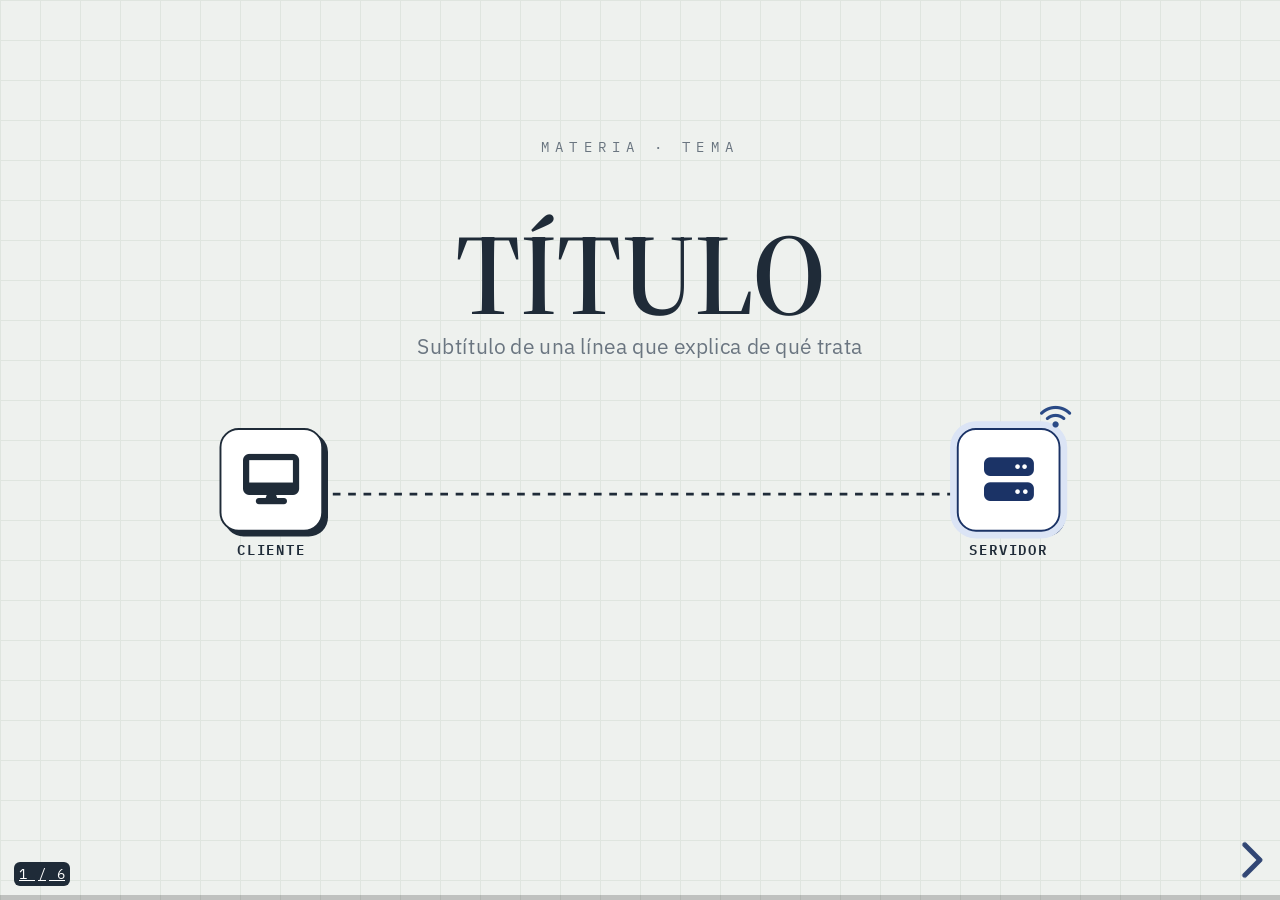
<file: html/Estilos/plantilla.html>
<!doctype html>
<html lang="es">
<head>
<meta charset="utf-8">
<meta name="viewport" content="width=device-width, initial-scale=1">
<title>Plantilla · Tema Redes</title>
<link rel="stylesheet" href="lib/reveal/reveal.min.css">
<link rel="stylesheet" href="lib/fontawesome/css/all.min.css">
<link href="lib/fuentes/fuentes.css" rel="stylesheet">
<link rel="stylesheet" href="tema-redes.css">
<link rel="stylesheet" href="mate.css">
</head>
<body>
<div class="reveal"><div class="slides">

<!-- 1 · PORTADA -->
<section data-transition="zoom">
  <div class="kicker">Materia · Tema</div>
  <h1 class="center" style="margin-top:60px">TÍTULO</h1>
  <p class="sub">Subtítulo de una línea que explica de qué trata</p>
  <div class="stage" style="height:260px">
    <svg class="wires" viewBox="0 0 1168 260"><line class="flow" x1="200" y1="120" x2="968" y2="120"/></svg>
    <div class="dev" style="left:200px;top:120px"><div class="ico"><i class="fa-solid fa-desktop"></i></div><span class="lbl">Cliente</span></div>
    <div class="dev" style="left:968px;top:120px"><div class="ico srv"><i class="fa-solid fa-server"></i><i class="fa-solid fa-wifi wifi"></i></div><span class="lbl">Servidor</span></div>
    <div class="pkt loop" style="--x1:290px;--y1:120px;--x2:878px;--y2:120px"><i class="fa-solid fa-envelope"></i><span class="tag">petición</span></div>
    <div class="pkt resp loop" style="--x1:878px;--y1:120px;--x2:290px;--y2:120px;--delay:1.5s"><i class="fa-solid fa-envelope-open-text"></i><span class="tag">respuesta</span></div>
  </div>
</section>

<!-- 2 · CONCEPTO + LISTA -->
<section>
  <div class="kicker">Concepto</div>
  <h2>¿Qué es …?</h2>
  <div class="two">
    <div>
      <p style="font-size:22px;line-height:1.5">Definición breve en una o dos frases, con <b>palabras clave</b> en negrita.</p>
      <div class="note"><i class="fa-solid fa-lightbulb"></i><span>Dato curioso o aclaración importante.</span></div>
    </div>
    <div class="list">
      <div class="item fragment fade-left"><div class="sq"><i class="fa-solid fa-location-dot"></i></div><div><div class="t">Elemento 1</div><div class="v">valor de ejemplo</div></div></div>
      <div class="item fragment fade-left"><div class="sq"><i class="fa-solid fa-network-wired"></i></div><div><div class="t">Elemento 2</div><div class="v">valor de ejemplo</div></div></div>
      <div class="item fragment fade-left"><div class="sq"><i class="fa-solid fa-clock"></i></div><div><div class="t">Elemento 3</div><div class="v">valor de ejemplo</div></div></div>
    </div>
  </div>
</section>

<!-- 3 · DIAGRAMA DE SECUENCIA -->
<section data-auto-animate data-transition="fade">
  <div class="kicker">Intercambio</div>
  <h2>Paso a paso</h2>
  <div class="stage ladder">
    <div class="lifeline" style="left:120px"></div>
    <div class="lifeline" style="left:1048px"></div>
    <div class="dev" data-id="a" style="left:120px;top:56px"><div class="ico sm"><i class="fa-solid fa-desktop"></i></div><span class="lbl">Cliente</span></div>
    <div class="dev" data-id="b" style="left:1048px;top:56px"><div class="ico sm srv"><i class="fa-solid fa-server"></i></div><span class="lbl">Servidor</span></div>
    <div class="arrow bc fragment" style="top:200px"><div class="al"><span class="L">1</span><span class="N">MENSAJE_1</span><span class="E">descripción · <span class="badge bc">broadcast</span></span></div></div>
    <div class="arrow rtl fragment" style="top:290px"><div class="al"><span class="L">2</span><span class="N">MENSAJE_2</span><span class="E">descripción · <span class="badge uc">unicast</span></span></div></div>
  </div>
</section>

<!-- 4 · SIMULACIÓN POR CLICS -->
<section data-auto-animate>
  <div class="kicker">Simulación</div>
  <h2 style="font-size:36px">Avanza con clic para ver cada paquete</h2>
  <div class="stage" style="height:440px">
    <svg class="wires" viewBox="0 0 1168 440">
      <line x1="140" y1="150" x2="1028" y2="150"/>
      <line x1="584" y1="150" x2="380" y2="360"/>
    </svg>
    <div class="dev" data-id="a" style="left:140px;top:150px">
      <div class="ico"><i class="fa-solid fa-desktop"></i>
        <span class="badge-ok later-in fragment custom" data-fragment-index="2" style="--delay:3.2s"><i class="fa-solid fa-check"></i></span></div>
      <span class="lbl">Cliente</span>
      <div class="chipwrap" style="width:170px">
        <span class="chip r later-out fragment custom" data-fragment-index="2" style="--delay:3.1s">sin respuesta</span>
        <span class="chip ac later-in fragment custom" data-fragment-index="2" style="--delay:3.2s">conectado</span>
      </div>
    </div>
    <div class="dev" style="left:584px;top:150px"><div class="ico xs"><i class="fa-solid fa-network-wired"></i></div></div>
    <div class="dev" data-id="b" style="left:1028px;top:150px"><div class="ico srv"><i class="fa-solid fa-server"></i></div><span class="lbl">Servidor</span></div>
    <div class="dev" style="left:380px;top:360px"><div class="ico sm muted"><i class="fa-solid fa-laptop"></i></div></div>

    <!-- clic 1: broadcast -->
    <div class="ripple fragment custom" data-fragment-index="1" style="left:140px;top:150px"><span></span><span></span><span></span></div>
    <div class="pkt fragment custom" data-fragment-index="1" style="--x1:140px;--y1:150px;--x2:1028px;--y2:150px"><i class="fa-solid fa-envelope"></i><span class="tag">MENSAJE_1</span></div>
    <div class="pkt small fragment custom" data-fragment-index="1" style="--x1:584px;--y1:150px;--x2:380px;--y2:360px;--dur:1.6s;--delay:1.3s"><i class="fa-solid fa-envelope"></i><span class="tag">copia</span></div>
    <!-- clic 2: respuesta -->
    <div class="pkt resp fragment custom" data-fragment-index="2" style="--x1:1028px;--y1:150px;--x2:140px;--y2:150px;--delay:.4s"><i class="fa-solid fa-envelope-open-text"></i><span class="tag">MENSAJE_2</span></div>
  </div>
  <div class="captions">
    <div class="cap fragment fade-out" data-fragment-index="1"><span class="n">0</span><span>Situación inicial.</span></div>
    <div class="cap fragment fade-in-then-out" data-fragment-index="1"><span class="n">1</span><span>Explicación del primer mensaje.</span></div>
    <div class="cap done fragment fade-in" data-fragment-index="2"><span class="n">2</span><span>Explicación del segundo mensaje. <b class="ac">¡Listo!</b></span></div>
  </div>
</section>

<!-- 5 · DETALLE DE PAQUETE -->
<section>
  <div class="kicker">Detalle</div>
  <h2><span class="mono ac">MENSAJE_1</span></h2>
  <div class="split">
    <div class="stage" style="width:500px;height:400px;margin:0">
      <svg class="wires" viewBox="0 0 500 400"><line class="flow" x1="90" y1="160" x2="410" y2="160"/></svg>
      <div class="ripple sm loop" style="left:90px;top:160px"><span></span><span></span><span></span></div>
      <div class="dev" style="left:90px;top:160px"><div class="ico sm"><i class="fa-solid fa-desktop"></i></div><span class="lbl">Cliente</span></div>
      <div class="dev" style="left:410px;top:160px"><div class="ico sm srv"><i class="fa-solid fa-server"></i></div><span class="lbl">Servidor</span></div>
      <div class="pkt loop" style="--x1:150px;--y1:160px;--x2:350px;--y2:160px"><i class="fa-solid fa-envelope"></i><span class="tag">MENSAJE_1</span></div>
    </div>
    <div>
      <div class="card">
        <div class="head"><i class="fa-solid fa-envelope"></i> MENSAJE_1.PKT <span class="badge bc" style="margin-left:auto">BROADCAST</span></div>
        <div class="body">
          <div class="row fragment fade-right"><span class="k">Campo</span><span class="v">valor</span></div>
          <div class="row fragment fade-right"><span class="k">Campo</span><span class="v">valor</span></div>
        </div>
      </div>
      <div class="note fragment"><i class="fa-solid fa-lightbulb"></i><span>Por qué funciona así.</span></div>
    </div>
  </div>
</section>

<!-- 6 · TERMINAL -->
<section data-transition="zoom">
  <div class="kicker">Práctica</div>
  <h2>Pruébalo</h2>
  <div class="term" style="margin-top:24px">
    <div class="bar"><b></b><b></b><b></b>&nbsp; terminal</div>
<pre><span class="p">$</span> comando <span class="c"># comentario</span>
<span class="fragment"><span class="h">salida resaltada</span>
salida normal</span>
<span class="p">$</span> <span class="cursor"></span></pre>
  </div>
</section>

</div></div>
<script src="lib/reveal/reveal.min.js"></script>
<script>
  Reveal.initialize({
    hash: true, width: 1280, height: 720, margin: 0.04, center: false,
    controls: true, progress: true, slideNumber: 'c/t',
    transition: 'slide', backgroundTransition: 'fade',
    autoAnimateDuration: 1.1, autoAnimateEasing: 'cubic-bezier(.6,.05,.3,1)'
  });
</script>
</body>
</html>
</file>
<file: html/automatas-finitos/lib/fuentes/fuentes.css>
/* Tipografías del tema (IBM Plex Mono, IBM Plex Sans, Source Serif 4), copiadas de Google Fonts.
   Licencia SIL Open Font License 1.1. Mismo contenido que el enlace a fonts.googleapis.com que usaba el tema. */
/* cyrillic-ext */
@font-face {
  font-family: 'IBM Plex Mono';
  font-style: normal;
  font-weight: 400;
  font-display: swap;
  src: url(archivos/ibmplexmono-v20--F63fjptAgt5VM-kVkqdyU8n1iIq129k.woff2) format('woff2');
  unicode-range: U+0460-052F, U+1C80-1C8A, U+20B4, U+2DE0-2DFF, U+A640-A69F, U+FE2E-FE2F;
}
/* cyrillic */
@font-face {
  font-family: 'IBM Plex Mono';
  font-style: normal;
  font-weight: 400;
  font-display: swap;
  src: url(archivos/ibmplexmono-v20--F63fjptAgt5VM-kVkqdyU8n1isq129k.woff2) format('woff2');
  unicode-range: U+0301, U+0400-045F, U+0490-0491, U+04B0-04B1, U+2116;
}
/* vietnamese */
@font-face {
  font-family: 'IBM Plex Mono';
  font-style: normal;
  font-weight: 400;
  font-display: swap;
  src: url(archivos/ibmplexmono-v20--F63fjptAgt5VM-kVkqdyU8n1iAq129k.woff2) format('woff2');
  unicode-range: U+0102-0103, U+0110-0111, U+0128-0129, U+0168-0169, U+01A0-01A1, U+01AF-01B0, U+0300-0301, U+0303-0304, U+0308-0309, U+0323, U+0329, U+1EA0-1EF9, U+20AB;
}
/* latin-ext */
@font-face {
  font-family: 'IBM Plex Mono';
  font-style: normal;
  font-weight: 400;
  font-display: swap;
  src: url(archivos/ibmplexmono-v20--F63fjptAgt5VM-kVkqdyU8n1iEq129k.woff2) format('woff2');
  unicode-range: U+0100-02BA, U+02BD-02C5, U+02C7-02CC, U+02CE-02D7, U+02DD-02FF, U+0304, U+0308, U+0329, U+1D00-1DBF, U+1E00-1E9F, U+1EF2-1EFF, U+2020, U+20A0-20AB, U+20AD-20C4, U+2113, U+2C60-2C7F, U+A720-A7FF;
}
/* latin */
@font-face {
  font-family: 'IBM Plex Mono';
  font-style: normal;
  font-weight: 400;
  font-display: swap;
  src: url(archivos/ibmplexmono-v20--F63fjptAgt5VM-kVkqdyU8n1i8q1w.woff2) format('woff2');
  unicode-range: U+0000-00FF, U+0131, U+0152-0153, U+02BB-02BC, U+02C6, U+02DA, U+02DC, U+0304, U+0308, U+0329, U+2000-206F, U+20AC, U+2122, U+2191, U+2193, U+2212, U+2215, U+FEFF, U+FFFD;
}
/* cyrillic-ext */
@font-face {
  font-family: 'IBM Plex Mono';
  font-style: normal;
  font-weight: 500;
  font-display: swap;
  src: url(archivos/ibmplexmono-v20--F6qfjptAgt5VM-kVkqdyU8n3twJwl1FgtIU.woff2) format('woff2');
  unicode-range: U+0460-052F, U+1C80-1C8A, U+20B4, U+2DE0-2DFF, U+A640-A69F, U+FE2E-FE2F;
}
/* cyrillic */
@font-face {
  font-family: 'IBM Plex Mono';
  font-style: normal;
  font-weight: 500;
  font-display: swap;
  src: url(archivos/ibmplexmono-v20--F6qfjptAgt5VM-kVkqdyU8n3twJwlRFgtIU.woff2) format('woff2');
  unicode-range: U+0301, U+0400-045F, U+0490-0491, U+04B0-04B1, U+2116;
}
/* vietnamese */
@font-face {
  font-family: 'IBM Plex Mono';
  font-style: normal;
  font-weight: 500;
  font-display: swap;
  src: url(archivos/ibmplexmono-v20--F6qfjptAgt5VM-kVkqdyU8n3twJwl9FgtIU.woff2) format('woff2');
  unicode-range: U+0102-0103, U+0110-0111, U+0128-0129, U+0168-0169, U+01A0-01A1, U+01AF-01B0, U+0300-0301, U+0303-0304, U+0308-0309, U+0323, U+0329, U+1EA0-1EF9, U+20AB;
}
/* latin-ext */
@font-face {
  font-family: 'IBM Plex Mono';
  font-style: normal;
  font-weight: 500;
  font-display: swap;
  src: url(archivos/ibmplexmono-v20--F6qfjptAgt5VM-kVkqdyU8n3twJwl5FgtIU.woff2) format('woff2');
  unicode-range: U+0100-02BA, U+02BD-02C5, U+02C7-02CC, U+02CE-02D7, U+02DD-02FF, U+0304, U+0308, U+0329, U+1D00-1DBF, U+1E00-1E9F, U+1EF2-1EFF, U+2020, U+20A0-20AB, U+20AD-20C4, U+2113, U+2C60-2C7F, U+A720-A7FF;
}
/* latin */
@font-face {
  font-family: 'IBM Plex Mono';
  font-style: normal;
  font-weight: 500;
  font-display: swap;
  src: url(archivos/ibmplexmono-v20--F6qfjptAgt5VM-kVkqdyU8n3twJwlBFgg.woff2) format('woff2');
  unicode-range: U+0000-00FF, U+0131, U+0152-0153, U+02BB-02BC, U+02C6, U+02DA, U+02DC, U+0304, U+0308, U+0329, U+2000-206F, U+20AC, U+2122, U+2191, U+2193, U+2212, U+2215, U+FEFF, U+FFFD;
}
/* cyrillic-ext */
@font-face {
  font-family: 'IBM Plex Mono';
  font-style: normal;
  font-weight: 600;
  font-display: swap;
  src: url(archivos/ibmplexmono-v20--F6qfjptAgt5VM-kVkqdyU8n3vAOwl1FgtIU.woff2) format('woff2');
  unicode-range: U+0460-052F, U+1C80-1C8A, U+20B4, U+2DE0-2DFF, U+A640-A69F, U+FE2E-FE2F;
}
/* cyrillic */
@font-face {
  font-family: 'IBM Plex Mono';
  font-style: normal;
  font-weight: 600;
  font-display: swap;
  src: url(archivos/ibmplexmono-v20--F6qfjptAgt5VM-kVkqdyU8n3vAOwlRFgtIU.woff2) format('woff2');
  unicode-range: U+0301, U+0400-045F, U+0490-0491, U+04B0-04B1, U+2116;
}
/* vietnamese */
@font-face {
  font-family: 'IBM Plex Mono';
  font-style: normal;
  font-weight: 600;
  font-display: swap;
  src: url(archivos/ibmplexmono-v20--F6qfjptAgt5VM-kVkqdyU8n3vAOwl9FgtIU.woff2) format('woff2');
  unicode-range: U+0102-0103, U+0110-0111, U+0128-0129, U+0168-0169, U+01A0-01A1, U+01AF-01B0, U+0300-0301, U+0303-0304, U+0308-0309, U+0323, U+0329, U+1EA0-1EF9, U+20AB;
}
/* latin-ext */
@font-face {
  font-family: 'IBM Plex Mono';
  font-style: normal;
  font-weight: 600;
  font-display: swap;
  src: url(archivos/ibmplexmono-v20--F6qfjptAgt5VM-kVkqdyU8n3vAOwl5FgtIU.woff2) format('woff2');
  unicode-range: U+0100-02BA, U+02BD-02C5, U+02C7-02CC, U+02CE-02D7, U+02DD-02FF, U+0304, U+0308, U+0329, U+1D00-1DBF, U+1E00-1E9F, U+1EF2-1EFF, U+2020, U+20A0-20AB, U+20AD-20C4, U+2113, U+2C60-2C7F, U+A720-A7FF;
}
/* latin */
@font-face {
  font-family: 'IBM Plex Mono';
  font-style: normal;
  font-weight: 600;
  font-display: swap;
  src: url(archivos/ibmplexmono-v20--F6qfjptAgt5VM-kVkqdyU8n3vAOwlBFgg.woff2) format('woff2');
  unicode-range: U+0000-00FF, U+0131, U+0152-0153, U+02BB-02BC, U+02C6, U+02DA, U+02DC, U+0304, U+0308, U+0329, U+2000-206F, U+20AC, U+2122, U+2191, U+2193, U+2212, U+2215, U+FEFF, U+FFFD;
}
/* cyrillic-ext */
@font-face {
  font-family: 'IBM Plex Sans';
  font-style: normal;
  font-weight: 400;
  font-stretch: 100%;
  font-display: swap;
  src: url(archivos/ibmplexsans-v23-zYXzKVElMYYaJe8bpLHnCwDKr932-G7dytD-Dmu1syxTKYbABA.woff2) format('woff2');
  unicode-range: U+0460-052F, U+1C80-1C8A, U+20B4, U+2DE0-2DFF, U+A640-A69F, U+FE2E-FE2F;
}
/* cyrillic */
@font-face {
  font-family: 'IBM Plex Sans';
  font-style: normal;
  font-weight: 400;
  font-stretch: 100%;
  font-display: swap;
  src: url(archivos/ibmplexsans-v23-zYXzKVElMYYaJe8bpLHnCwDKr932-G7dytD-Dmu1syxaKYbABA.woff2) format('woff2');
  unicode-range: U+0301, U+0400-045F, U+0490-0491, U+04B0-04B1, U+2116;
}
/* greek */
@font-face {
  font-family: 'IBM Plex Sans';
  font-style: normal;
  font-weight: 400;
  font-stretch: 100%;
  font-display: swap;
  src: url(archivos/ibmplexsans-v23-zYXzKVElMYYaJe8bpLHnCwDKr932-G7dytD-Dmu1syxdKYbABA.woff2) format('woff2');
  unicode-range: U+0370-0377, U+037A-037F, U+0384-038A, U+038C, U+038E-03A1, U+03A3-03FF;
}
/* vietnamese */
@font-face {
  font-family: 'IBM Plex Sans';
  font-style: normal;
  font-weight: 400;
  font-stretch: 100%;
  font-display: swap;
  src: url(archivos/ibmplexsans-v23-zYXzKVElMYYaJe8bpLHnCwDKr932-G7dytD-Dmu1syxRKYbABA.woff2) format('woff2');
  unicode-range: U+0102-0103, U+0110-0111, U+0128-0129, U+0168-0169, U+01A0-01A1, U+01AF-01B0, U+0300-0301, U+0303-0304, U+0308-0309, U+0323, U+0329, U+1EA0-1EF9, U+20AB;
}
/* latin-ext */
@font-face {
  font-family: 'IBM Plex Sans';
  font-style: normal;
  font-weight: 400;
  font-stretch: 100%;
  font-display: swap;
  src: url(archivos/ibmplexsans-v23-zYXzKVElMYYaJe8bpLHnCwDKr932-G7dytD-Dmu1syxQKYbABA.woff2) format('woff2');
  unicode-range: U+0100-02BA, U+02BD-02C5, U+02C7-02CC, U+02CE-02D7, U+02DD-02FF, U+0304, U+0308, U+0329, U+1D00-1DBF, U+1E00-1E9F, U+1EF2-1EFF, U+2020, U+20A0-20AB, U+20AD-20C4, U+2113, U+2C60-2C7F, U+A720-A7FF;
}
/* latin */
@font-face {
  font-family: 'IBM Plex Sans';
  font-style: normal;
  font-weight: 400;
  font-stretch: 100%;
  font-display: swap;
  src: url(archivos/ibmplexsans-v23-zYXzKVElMYYaJe8bpLHnCwDKr932-G7dytD-Dmu1syxeKYY.woff2) format('woff2');
  unicode-range: U+0000-00FF, U+0131, U+0152-0153, U+02BB-02BC, U+02C6, U+02DA, U+02DC, U+0304, U+0308, U+0329, U+2000-206F, U+20AC, U+2122, U+2191, U+2193, U+2212, U+2215, U+FEFF, U+FFFD;
}
/* cyrillic-ext */
@font-face {
  font-family: 'IBM Plex Sans';
  font-style: normal;
  font-weight: 500;
  font-stretch: 100%;
  font-display: swap;
  src: url(archivos/ibmplexsans-v23-zYXzKVElMYYaJe8bpLHnCwDKr932-G7dytD-Dmu1syxTKYbABA.woff2) format('woff2');
  unicode-range: U+0460-052F, U+1C80-1C8A, U+20B4, U+2DE0-2DFF, U+A640-A69F, U+FE2E-FE2F;
}
/* cyrillic */
@font-face {
  font-family: 'IBM Plex Sans';
  font-style: normal;
  font-weight: 500;
  font-stretch: 100%;
  font-display: swap;
  src: url(archivos/ibmplexsans-v23-zYXzKVElMYYaJe8bpLHnCwDKr932-G7dytD-Dmu1syxaKYbABA.woff2) format('woff2');
  unicode-range: U+0301, U+0400-045F, U+0490-0491, U+04B0-04B1, U+2116;
}
/* greek */
@font-face {
  font-family: 'IBM Plex Sans';
  font-style: normal;
  font-weight: 500;
  font-stretch: 100%;
  font-display: swap;
  src: url(archivos/ibmplexsans-v23-zYXzKVElMYYaJe8bpLHnCwDKr932-G7dytD-Dmu1syxdKYbABA.woff2) format('woff2');
  unicode-range: U+0370-0377, U+037A-037F, U+0384-038A, U+038C, U+038E-03A1, U+03A3-03FF;
}
/* vietnamese */
@font-face {
  font-family: 'IBM Plex Sans';
  font-style: normal;
  font-weight: 500;
  font-stretch: 100%;
  font-display: swap;
  src: url(archivos/ibmplexsans-v23-zYXzKVElMYYaJe8bpLHnCwDKr932-G7dytD-Dmu1syxRKYbABA.woff2) format('woff2');
  unicode-range: U+0102-0103, U+0110-0111, U+0128-0129, U+0168-0169, U+01A0-01A1, U+01AF-01B0, U+0300-0301, U+0303-0304, U+0308-0309, U+0323, U+0329, U+1EA0-1EF9, U+20AB;
}
/* latin-ext */
@font-face {
  font-family: 'IBM Plex Sans';
  font-style: normal;
  font-weight: 500;
  font-stretch: 100%;
  font-display: swap;
  src: url(archivos/ibmplexsans-v23-zYXzKVElMYYaJe8bpLHnCwDKr932-G7dytD-Dmu1syxQKYbABA.woff2) format('woff2');
  unicode-range: U+0100-02BA, U+02BD-02C5, U+02C7-02CC, U+02CE-02D7, U+02DD-02FF, U+0304, U+0308, U+0329, U+1D00-1DBF, U+1E00-1E9F, U+1EF2-1EFF, U+2020, U+20A0-20AB, U+20AD-20C4, U+2113, U+2C60-2C7F, U+A720-A7FF;
}
/* latin */
@font-face {
  font-family: 'IBM Plex Sans';
  font-style: normal;
  font-weight: 500;
  font-stretch: 100%;
  font-display: swap;
  src: url(archivos/ibmplexsans-v23-zYXzKVElMYYaJe8bpLHnCwDKr932-G7dytD-Dmu1syxeKYY.woff2) format('woff2');
  unicode-range: U+0000-00FF, U+0131, U+0152-0153, U+02BB-02BC, U+02C6, U+02DA, U+02DC, U+0304, U+0308, U+0329, U+2000-206F, U+20AC, U+2122, U+2191, U+2193, U+2212, U+2215, U+FEFF, U+FFFD;
}
/* cyrillic-ext */
@font-face {
  font-family: 'IBM Plex Sans';
  font-style: normal;
  font-weight: 600;
  font-stretch: 100%;
  font-display: swap;
  src: url(archivos/ibmplexsans-v23-zYXzKVElMYYaJe8bpLHnCwDKr932-G7dytD-Dmu1syxTKYbABA.woff2) format('woff2');
  unicode-range: U+0460-052F, U+1C80-1C8A, U+20B4, U+2DE0-2DFF, U+A640-A69F, U+FE2E-FE2F;
}
/* cyrillic */
@font-face {
  font-family: 'IBM Plex Sans';
  font-style: normal;
  font-weight: 600;
  font-stretch: 100%;
  font-display: swap;
  src: url(archivos/ibmplexsans-v23-zYXzKVElMYYaJe8bpLHnCwDKr932-G7dytD-Dmu1syxaKYbABA.woff2) format('woff2');
  unicode-range: U+0301, U+0400-045F, U+0490-0491, U+04B0-04B1, U+2116;
}
/* greek */
@font-face {
  font-family: 'IBM Plex Sans';
  font-style: normal;
  font-weight: 600;
  font-stretch: 100%;
  font-display: swap;
  src: url(archivos/ibmplexsans-v23-zYXzKVElMYYaJe8bpLHnCwDKr932-G7dytD-Dmu1syxdKYbABA.woff2) format('woff2');
  unicode-range: U+0370-0377, U+037A-037F, U+0384-038A, U+038C, U+038E-03A1, U+03A3-03FF;
}
/* vietnamese */
@font-face {
  font-family: 'IBM Plex Sans';
  font-style: normal;
  font-weight: 600;
  font-stretch: 100%;
  font-display: swap;
  src: url(archivos/ibmplexsans-v23-zYXzKVElMYYaJe8bpLHnCwDKr932-G7dytD-Dmu1syxRKYbABA.woff2) format('woff2');
  unicode-range: U+0102-0103, U+0110-0111, U+0128-0129, U+0168-0169, U+01A0-01A1, U+01AF-01B0, U+0300-0301, U+0303-0304, U+0308-0309, U+0323, U+0329, U+1EA0-1EF9, U+20AB;
}
/* latin-ext */
@font-face {
  font-family: 'IBM Plex Sans';
  font-style: normal;
  font-weight: 600;
  font-stretch: 100%;
  font-display: swap;
  src: url(archivos/ibmplexsans-v23-zYXzKVElMYYaJe8bpLHnCwDKr932-G7dytD-Dmu1syxQKYbABA.woff2) format('woff2');
  unicode-range: U+0100-02BA, U+02BD-02C5, U+02C7-02CC, U+02CE-02D7, U+02DD-02FF, U+0304, U+0308, U+0329, U+1D00-1DBF, U+1E00-1E9F, U+1EF2-1EFF, U+2020, U+20A0-20AB, U+20AD-20C4, U+2113, U+2C60-2C7F, U+A720-A7FF;
}
/* latin */
@font-face {
  font-family: 'IBM Plex Sans';
  font-style: normal;
  font-weight: 600;
  font-stretch: 100%;
  font-display: swap;
  src: url(archivos/ibmplexsans-v23-zYXzKVElMYYaJe8bpLHnCwDKr932-G7dytD-Dmu1syxeKYY.woff2) format('woff2');
  unicode-range: U+0000-00FF, U+0131, U+0152-0153, U+02BB-02BC, U+02C6, U+02DA, U+02DC, U+0304, U+0308, U+0329, U+2000-206F, U+20AC, U+2122, U+2191, U+2193, U+2212, U+2215, U+FEFF, U+FFFD;
}
/* cyrillic-ext */
@font-face {
  font-family: 'Source Serif 4';
  font-style: normal;
  font-weight: 500;
  font-display: swap;
  src: url(archivos/sourceserif4-v15-vEFI2_tTDB4M7-auWDN0ahZJW1gW8tenXg.woff2) format('woff2');
  unicode-range: U+0460-052F, U+1C80-1C8A, U+20B4, U+2DE0-2DFF, U+A640-A69F, U+FE2E-FE2F;
}
/* cyrillic */
@font-face {
  font-family: 'Source Serif 4';
  font-style: normal;
  font-weight: 500;
  font-display: swap;
  src: url(archivos/sourceserif4-v15-vEFI2_tTDB4M7-auWDN0ahZJW1gf8tenXg.woff2) format('woff2');
  unicode-range: U+0301, U+0400-045F, U+0490-0491, U+04B0-04B1, U+2116;
}
/* greek */
@font-face {
  font-family: 'Source Serif 4';
  font-style: normal;
  font-weight: 500;
  font-display: swap;
  src: url(archivos/sourceserif4-v15-vEFI2_tTDB4M7-auWDN0ahZJW1gY8tenXg.woff2) format('woff2');
  unicode-range: U+0370-0377, U+037A-037F, U+0384-038A, U+038C, U+038E-03A1, U+03A3-03FF;
}
/* vietnamese */
@font-face {
  font-family: 'Source Serif 4';
  font-style: normal;
  font-weight: 500;
  font-display: swap;
  src: url(archivos/sourceserif4-v15-vEFI2_tTDB4M7-auWDN0ahZJW1gU8tenXg.woff2) format('woff2');
  unicode-range: U+0102-0103, U+0110-0111, U+0128-0129, U+0168-0169, U+01A0-01A1, U+01AF-01B0, U+0300-0301, U+0303-0304, U+0308-0309, U+0323, U+0329, U+1EA0-1EF9, U+20AB;
}
/* latin-ext */
@font-face {
  font-family: 'Source Serif 4';
  font-style: normal;
  font-weight: 500;
  font-display: swap;
  src: url(archivos/sourceserif4-v15-vEFI2_tTDB4M7-auWDN0ahZJW1gV8tenXg.woff2) format('woff2');
  unicode-range: U+0100-02BA, U+02BD-02C5, U+02C7-02CC, U+02CE-02D7, U+02DD-02FF, U+0304, U+0308, U+0329, U+1D00-1DBF, U+1E00-1E9F, U+1EF2-1EFF, U+2020, U+20A0-20AB, U+20AD-20C4, U+2113, U+2C60-2C7F, U+A720-A7FF;
}
/* latin */
@font-face {
  font-family: 'Source Serif 4';
  font-style: normal;
  font-weight: 500;
  font-display: swap;
  src: url(archivos/sourceserif4-v15-vEFI2_tTDB4M7-auWDN0ahZJW1gb8tc.woff2) format('woff2');
  unicode-range: U+0000-00FF, U+0131, U+0152-0153, U+02BB-02BC, U+02C6, U+02DA, U+02DC, U+0304, U+0308, U+0329, U+2000-206F, U+20AC, U+2122, U+2191, U+2193, U+2212, U+2215, U+FEFF, U+FFFD;
}
/* cyrillic-ext */
@font-face {
  font-family: 'Source Serif 4';
  font-style: normal;
  font-weight: 600;
  font-display: swap;
  src: url(archivos/sourceserif4-v15-vEFI2_tTDB4M7-auWDN0ahZJW1gW8tenXg.woff2) format('woff2');
  unicode-range: U+0460-052F, U+1C80-1C8A, U+20B4, U+2DE0-2DFF, U+A640-A69F, U+FE2E-FE2F;
}
/* cyrillic */
@font-face {
  font-family: 'Source Serif 4';
  font-style: normal;
  font-weight: 600;
  font-display: swap;
  src: url(archivos/sourceserif4-v15-vEFI2_tTDB4M7-auWDN0ahZJW1gf8tenXg.woff2) format('woff2');
  unicode-range: U+0301, U+0400-045F, U+0490-0491, U+04B0-04B1, U+2116;
}
/* greek */
@font-face {
  font-family: 'Source Serif 4';
  font-style: normal;
  font-weight: 600;
  font-display: swap;
  src: url(archivos/sourceserif4-v15-vEFI2_tTDB4M7-auWDN0ahZJW1gY8tenXg.woff2) format('woff2');
  unicode-range: U+0370-0377, U+037A-037F, U+0384-038A, U+038C, U+038E-03A1, U+03A3-03FF;
}
/* vietnamese */
@font-face {
  font-family: 'Source Serif 4';
  font-style: normal;
  font-weight: 600;
  font-display: swap;
  src: url(archivos/sourceserif4-v15-vEFI2_tTDB4M7-auWDN0ahZJW1gU8tenXg.woff2) format('woff2');
  unicode-range: U+0102-0103, U+0110-0111, U+0128-0129, U+0168-0169, U+01A0-01A1, U+01AF-01B0, U+0300-0301, U+0303-0304, U+0308-0309, U+0323, U+0329, U+1EA0-1EF9, U+20AB;
}
/* latin-ext */
@font-face {
  font-family: 'Source Serif 4';
  font-style: normal;
  font-weight: 600;
  font-display: swap;
  src: url(archivos/sourceserif4-v15-vEFI2_tTDB4M7-auWDN0ahZJW1gV8tenXg.woff2) format('woff2');
  unicode-range: U+0100-02BA, U+02BD-02C5, U+02C7-02CC, U+02CE-02D7, U+02DD-02FF, U+0304, U+0308, U+0329, U+1D00-1DBF, U+1E00-1E9F, U+1EF2-1EFF, U+2020, U+20A0-20AB, U+20AD-20C4, U+2113, U+2C60-2C7F, U+A720-A7FF;
}
/* latin */
@font-face {
  font-family: 'Source Serif 4';
  font-style: normal;
  font-weight: 600;
  font-display: swap;
  src: url(archivos/sourceserif4-v15-vEFI2_tTDB4M7-auWDN0ahZJW1gb8tc.woff2) format('woff2');
  unicode-range: U+0000-00FF, U+0131, U+0152-0153, U+02BB-02BC, U+02C6, U+02DA, U+02DC, U+0304, U+0308, U+0329, U+2000-206F, U+20AC, U+2122, U+2191, U+2193, U+2212, U+2215, U+FEFF, U+FFFD;
}
</file>
<file: html/automatas-finitos/tema-redes.css>
/* =====================================================================
   TEMA "REDES" para reveal.js 5.x
   Fondo cuadriculado · dispositivos con sombra marcada · acento azul marino
   Requiere: reveal.min.css (sin tema), Font Awesome 6 y Google Fonts
   (IBM Plex Mono, IBM Plex Sans, Source Serif 4). Ver GUIA-ESTILO.md
   ===================================================================== */

:root{
  /* Fondo */
  --bg:#eef1ee; --grid:#dfe5df;
  /* Texto y contornos */
  --navy:#1f2b38; --ink:#26313c; --muted:#6a7580;
  /* Acento principal: azul marino */
  --accent:#2a4a86; --accent-d:#1b3366; --accent-l:#dbe4f5;
  /* Colores semánticos */
  --red:#e5484d;  --red-l:#fde3e3;     /* error, conflicto, expiración */
  --amber:#e89a12; --amber-l:#fdf0d5;  /* advertencia, nota, "pensando" */
  --blue:#2f7fd6; --blue-l:#dcebfb;    /* respuestas del servidor */
  --card:#ffffff;
  /* Tipografía */
  --mono:'IBM Plex Mono', ui-monospace, Consolas, monospace;
  --serif:'Source Serif 4', Georgia, 'Times New Roman', serif;
  --sans:'IBM Plex Sans', system-ui, 'Segoe UI', sans-serif;
}

/* ---------- Base ---------- */
.reveal-viewport{
  background-color:var(--bg);
  background-image:
    linear-gradient(var(--grid) 1px, transparent 1px),
    linear-gradient(90deg, var(--grid) 1px, transparent 1px);
  background-size:40px 40px;
}
.reveal{font-family:var(--sans); font-size:26px; color:var(--ink);}
.reveal .slides{text-align:left;}
.reveal .slides section:not(.stack){height:720px; box-sizing:border-box; padding:34px 56px;}
.reveal h1,.reveal h2,.reveal h3{font-family:var(--serif); color:var(--navy); font-weight:600; margin:0; text-transform:none; letter-spacing:-.01em;}
.reveal h1{font-size:120px; line-height:1;}
.reveal h2{font-size:42px; line-height:1.18; text-align:center;}
.reveal h3{font-size:26px;}
.reveal p{margin:0;}
.reveal .controls{color:var(--accent-d);}
.reveal .progress{color:var(--accent); height:5px;}
.reveal .slide-number{background:var(--navy); font-family:var(--mono); font-size:14px; border-radius:6px; left:14px; right:auto; bottom:14px;}

/* ---------- Texto ---------- */
.kicker{font-family:var(--mono); font-size:15px; letter-spacing:.38em; text-transform:uppercase; color:var(--muted); text-align:center; margin-bottom:12px;}
.sub{font-size:22px; color:var(--muted); text-align:center; margin-top:10px;}
.mono{font-family:var(--mono);}
.ac{color:var(--accent-d);} .r{color:var(--red);} .b{color:var(--blue);} .a{color:var(--amber);}
.center{text-align:center;}

/* ---------- Escenario (lienzo para posicionar dispositivos en px) ---------- */
.stage{position:relative; margin:18px auto 0; width:1168px;}
.two{display:grid; grid-template-columns:1fr 1fr; gap:44px; margin-top:28px; align-items:start;}
.split{display:grid; grid-template-columns:500px 1fr; gap:40px; margin-top:22px; align-items:start;}

/* ---------- Dispositivos ---------- */
.dev{position:absolute; transform:translate(-50%,-50%); display:flex; flex-direction:column; align-items:center; gap:8px; z-index:3;}
.ico{width:104px; height:104px; border-radius:20px; background:var(--card); border:2.5px solid var(--navy);
  display:grid; place-items:center; font-size:52px; color:var(--navy); box-shadow:5px 5px 0 var(--navy); position:relative;}
.ico.srv{border-color:var(--accent-d); color:var(--accent-d); box-shadow:0 0 0 7px var(--accent-l), 5px 5px 0 var(--accent-d);}
.ico.sm{width:78px; height:78px; font-size:38px; border-radius:16px; box-shadow:4px 4px 0 var(--navy);}
.ico.xs{width:64px; height:64px; font-size:30px; border-radius:14px; box-shadow:3px 3px 0 var(--navy);}
.ico.muted{border-color:#8b96a1; color:#8b96a1; box-shadow:4px 4px 0 #8b96a1;}
.ico .wifi{position:absolute; top:-26px; right:-14px; font-size:26px; color:var(--accent);}
.lbl{font-family:var(--mono); font-size:15px; font-weight:600; color:var(--navy); text-transform:uppercase; letter-spacing:.08em; white-space:nowrap;}
.chip{font-family:var(--mono); font-size:14px; background:var(--card); border:1.5px solid var(--navy); border-radius:6px; padding:2px 8px; white-space:nowrap; color:var(--navy);}
.chip.ac{border-color:var(--accent-d); background:var(--accent-l); color:var(--accent-d);}
.chip.r{border-color:var(--red); background:var(--red-l); color:var(--red);}
.chipwrap{position:relative; height:26px; display:flex; justify-content:center;}
.chipwrap .chip{position:absolute; top:0;}
.badge-ok{position:absolute; right:-14px; top:-14px; width:34px; height:34px; border-radius:50%; background:var(--accent); color:#fff; display:grid; place-items:center; font-size:18px; border:2.5px solid var(--navy);}

/* ---------- Cables (SVG con viewBox del mismo tamaño que .stage) ---------- */
svg.wires{position:absolute; inset:0; z-index:0; overflow:visible;}
svg.wires line, svg.wires path{stroke:var(--navy); stroke-width:3; fill:none;}
svg.wires .dashed{stroke-dasharray:8 8; stroke:#8b96a1;}
.present svg.wires .flow{stroke-dasharray:8 8; animation:dash 1s linear infinite;}

/* ---------- Paquetes / mensajes en movimiento ----------
   Define el recorrido con variables:  style="--x1:140px;--y1:150px;--x2:1028px;--y2:150px"
   .loop                -> se repite mientras la diapositiva está activa
   .fragment.custom     -> viaja una vez al avanzar (clic)
   --dur / --delay      -> duración y retraso opcionales                      */
.pkt{position:absolute; left:var(--x1,0); top:var(--y1,0); transform:translate(-50%,-50%); z-index:5; display:flex; flex-direction:column; align-items:center; gap:4px; opacity:0; pointer-events:none;}
.pkt i{font-size:40px; color:var(--accent); filter:drop-shadow(2px 2px 0 var(--navy));}
.pkt.resp i{color:var(--blue);}
.pkt.small i{font-size:26px; color:#9aa5ae;}
.pkt .tag{font-family:var(--mono); font-size:13px; font-weight:600; background:var(--navy); color:#fff; padding:2px 8px; border-radius:5px; white-space:nowrap;}
.pkt.small .tag{background:#9aa5ae; font-size:11px;}
.present .pkt.loop{animation:travel var(--dur,3s) ease-in-out var(--delay,0s) infinite;}
.reveal .slides section .pkt.fragment.custom{opacity:0;}
.reveal .slides section .pkt.fragment.custom.visible{opacity:0; animation:travel var(--dur,2.8s) ease-in-out var(--delay,0s) both;}
@keyframes travel{
  0%{left:var(--x1); top:var(--y1); opacity:0}
  8%{opacity:1}
  90%{left:var(--x2); top:var(--y2); opacity:1}
  100%{left:var(--x2); top:var(--y2); opacity:0}
}

/* ---------- Ondas de broadcast ---------- */
.ripple{position:absolute; transform:translate(-50%,-50%); width:120px; height:120px; z-index:1; pointer-events:none;}
.ripple span{position:absolute; inset:0; border:3px solid var(--accent); border-radius:50%; opacity:0;}
.ripple.sm{width:80px; height:80px;}
.present .ripple.loop span{animation:ring 3s ease-out infinite;}
.present .ripple.loop span:nth-child(2){animation-delay:1s}
.present .ripple.loop span:nth-child(3){animation-delay:2s}
.reveal .ripple.fragment.custom.visible span{animation:ring 1.6s ease-out 2;}
.reveal .ripple.fragment.custom.visible span:nth-child(2){animation-delay:.4s}
.reveal .ripple.fragment.custom.visible span:nth-child(3){animation-delay:.8s}

/* ---------- Avisos sobre dispositivos ("no es para mí", "pensando…") ---------- */
.ignore{position:absolute; transform:translate(-50%,-50%); z-index:6; font-family:var(--mono); font-size:13px; font-weight:600; background:var(--card); color:#7d8891; border:1.5px solid #9aa5ae; border-radius:6px; padding:3px 8px; white-space:nowrap;}
.think{position:absolute; transform:translate(-50%,-50%); z-index:6; font-family:var(--mono); font-size:14px; background:var(--amber-l); color:#8a5a00; border:1.5px solid var(--amber); border-radius:8px; padding:4px 10px; white-space:nowrap;}
.bubble{position:absolute; background:var(--card); border:2px solid var(--navy); border-radius:16px; padding:10px 16px; font-size:19px; box-shadow:4px 4px 0 var(--navy); z-index:4;}
.present .bubble{animation:popIn .5s .4s both;}

/* ---------- Tarjetas ---------- */
.card{background:var(--card); border:2.5px solid var(--navy); border-radius:12px; box-shadow:5px 5px 0 var(--navy);}
.card.hl{border-color:var(--accent-d); box-shadow:0 0 0 7px var(--accent-l), 5px 5px 0 var(--accent-d);}
.card .head{font-family:var(--mono); font-size:15px; letter-spacing:.12em; font-weight:600; color:var(--navy); border-bottom:2px solid var(--navy); padding:10px 16px; display:flex; align-items:center; gap:10px;}
.card.hl .head{border-color:var(--accent-d);}
.card .body{padding:14px 18px;}
.card .row{display:grid; grid-template-columns:230px 1fr; gap:10px; font-family:var(--mono); font-size:17px; padding:7px 0; border-bottom:1px dashed #cfd6dc;}
.card .row:last-child{border-bottom:0;}
.card .row .k{color:var(--muted);}
.card .row .v{color:var(--navy); font-weight:600;}

/* Lista con ícono (p. ej. "lo que entrega el servidor") */
.item{display:flex; align-items:center; gap:16px; background:var(--card); border:2px solid var(--navy); border-radius:12px; padding:10px 14px; box-shadow:4px 4px 0 var(--navy);}
.item .sq{width:52px; height:52px; border-radius:10px; background:var(--accent-l); color:var(--accent-d); display:grid; place-items:center; font-size:24px; flex:none; border:2px solid var(--accent-d);}
.item .t{font-weight:600; font-size:21px; color:var(--navy);}
.item .v{font-family:var(--mono); font-size:16px; color:var(--muted);}
.list{display:flex; flex-direction:column; gap:12px;}

/* Dato clave */
.keys{display:grid; grid-template-columns:repeat(3,1fr); gap:20px;}
.key{background:var(--card); border:2px solid var(--navy); border-radius:12px; padding:14px 16px; box-shadow:4px 4px 0 var(--navy);}
.key .k{font-family:var(--mono); font-size:13px; letter-spacing:.18em; color:var(--muted); text-transform:uppercase;}
.key .v{font-family:var(--mono); font-size:22px; font-weight:600; color:var(--navy); margin-top:6px;}
.key .d{font-size:16px; color:var(--muted); margin-top:4px;}

/* Píldoras, notas e insignias */
.pills{display:flex; justify-content:center; gap:18px; flex-wrap:wrap;}
.pill{font-size:19px; background:var(--card); border:2px solid var(--navy); border-radius:999px; padding:7px 18px; display:inline-flex; align-items:center; gap:10px;}
.pill.r{border-color:var(--red); background:var(--red-l); color:#a3262a;}
.note{margin-top:22px; display:flex; gap:14px; align-items:flex-start; font-size:19px; background:var(--amber-l); border:2px solid var(--amber); border-radius:12px; padding:12px 16px; color:#5f4300;}
.note i{color:var(--amber); font-size:22px; margin-top:2px;}
.badge{display:inline-flex; align-items:center; gap:6px; font-family:var(--mono); font-size:13px; font-weight:600; padding:3px 10px; border-radius:999px; letter-spacing:.08em; vertical-align:middle;}
.badge.bc{background:var(--accent-l); color:var(--accent-d); border:1.5px solid var(--accent-d);}
.badge.uc{background:var(--blue-l); color:var(--blue); border:1.5px solid var(--blue);}

/* Barra de pasos / subtítulos que cambian con cada clic */
.captions{position:relative; height:88px; margin:0 auto; width:1060px;}
.cap{position:absolute; inset:0; display:flex; align-items:center; gap:18px; background:var(--card); border:2px solid var(--navy); border-radius:14px; padding:10px 22px; box-shadow:4px 4px 0 var(--navy); font-size:20px;}
.cap .n{font-family:var(--mono); font-size:30px; font-weight:600; color:var(--accent-d); min-width:46px; height:46px; border:2.5px solid var(--accent-d); border-radius:10px; display:grid; place-items:center; background:var(--accent-l);}
.cap.done{border-color:var(--accent-d); box-shadow:0 0 0 6px var(--accent-l), 4px 4px 0 var(--accent-d);}

/* ---------- Diagrama de secuencia (flechas que se dibujan) ---------- */
.ladder{height:540px;}
.lifeline{position:absolute; top:120px; bottom:10px; width:0; border-left:3px dashed #9aa5ae; transform:translateX(-1.5px);}
.arrow{position:absolute; left:160px; width:848px; height:3px; background:var(--navy);}
.arrow:after{content:""; position:absolute; right:-2px; top:-8px; border-left:16px solid var(--navy); border-top:9.5px solid transparent; border-bottom:9.5px solid transparent;}
.arrow.rtl:after{right:auto; left:-2px; border-left:0; border-right:16px solid var(--navy);}
.arrow.bc{background:repeating-linear-gradient(90deg,var(--accent-d) 0 14px,transparent 14px 22px);}
.arrow.bc:after{border-left-color:var(--accent-d);}
.arrow .al{position:absolute; left:50%; bottom:12px; transform:translateX(-50%); white-space:nowrap; display:flex; align-items:center; gap:12px;}
.arrow .al .L{font-family:var(--mono); font-weight:600; font-size:34px; color:var(--accent-d); width:46px; height:46px; display:grid; place-items:center; border:2.5px solid var(--accent-d); border-radius:10px; background:var(--accent-l);}
.arrow .al .N{font-family:var(--mono); font-weight:600; font-size:20px; color:var(--navy);}
.arrow .al .E{font-size:17px; color:var(--muted);}
.reveal .slides section .arrow.fragment{transform:scaleX(0); transform-origin:left center; transition:transform .9s cubic-bezier(.6,.05,.3,1);}
.reveal .slides section .arrow.rtl.fragment{transform-origin:right center;}
.reveal .slides section .arrow.fragment.visible{transform:scaleX(1);}
.reveal .slides section .arrow.fragment .al{opacity:0; transition:opacity .4s .6s;}
.reveal .slides section .arrow.fragment.visible .al{opacity:1;}

/* ---------- Terminal ---------- */
.term{background:#14202b; border-radius:12px; border:2.5px solid var(--navy); box-shadow:5px 5px 0 var(--navy); overflow:hidden;}
.term .bar{background:#263544; padding:8px 14px; display:flex; align-items:center; gap:8px; font-family:var(--mono); font-size:13px; color:#a9b6c2;}
.term .bar b{width:12px; height:12px; border-radius:50%; display:inline-block;}
.term .bar b:nth-child(1){background:#ff5f57} .term .bar b:nth-child(2){background:#febc2e} .term .bar b:nth-child(3){background:var(--accent)}
.term pre{margin:0; padding:14px 16px; font-family:var(--mono); font-size:15.5px; line-height:1.55; color:#d8e2ea; white-space:pre; box-shadow:none; width:auto; background:none;}
.term .p{color:#9dbcf2;} .term .c{color:#8a9aa8;} .term .h{color:#ffd479;}
.cursor{display:inline-block; width:9px; height:17px; background:#9dbcf2; vertical-align:-3px; animation:blink 1s steps(1) infinite;}
.cmd{font-family:var(--mono); font-size:17px; background:var(--navy); color:#c9d8f5; border-radius:8px; padding:8px 14px; display:inline-block;}

/* ---------- Autómatas finitos (SVG generado con drawFA) ---------- */
/* .fa-svg  lienzo · .st estado · .sl etiqueta de estado · .sh punta de flecha
   .ed transición (.eps = ε) · .el etiqueta de transición · .new resaltado
   .box caja punteada (.bl su rótulo) · .ring anillo de estado activo (.bl azul, .ok aceptación)
   .hi arista resaltada · .tok ficha que recorre la transición               */
.fa-svg{display:block; overflow:visible; margin:0 auto;}
.fa-svg .sh{fill:var(--navy);}
.fa-svg .st{fill:#fff; stroke:var(--navy); stroke-width:2.5;}
.fa-svg .st.in{fill:none;}
.fa-svg .sl{font-family:var(--mono); font-weight:600; font-size:18px; fill:var(--navy); text-anchor:middle; dominant-baseline:central;}
.fa-svg .ed{fill:none; stroke:var(--navy); stroke-width:2.5;}
.fa-svg .ed.eps{stroke:#7d8891; stroke-dasharray:6 5;}
.fa-svg .el{font-family:var(--mono); font-size:19px; font-weight:600; fill:var(--navy); text-anchor:middle; dominant-baseline:central; paint-order:stroke; stroke:var(--bg); stroke-width:8px; stroke-linejoin:round;}
.fa-svg .el.eps{fill:#6a7580; font-family:var(--serif); font-style:italic; font-size:21px;}
.card .fa-svg .el{stroke:#fff;}
.fa-svg .new.st{stroke:var(--accent);} .fa-svg .new.sh{fill:var(--accent);}
.fa-svg .new.sl{fill:var(--accent-d);}
.fa-svg .new.ed, .fa-svg .new.ed.eps{stroke:var(--accent); stroke-width:3;}
.fa-svg .new.el, .fa-svg .new.el.eps{fill:var(--accent-d);}
.fa-svg .box{fill:#fff; fill-opacity:.7; stroke:#8b96a1; stroke-width:2; stroke-dasharray:7 6;}
.fa-svg .bl{font-family:var(--serif); font-style:italic; font-size:22px; fill:var(--muted); text-anchor:middle; dominant-baseline:central;}
.fa-svg .ring{fill:none; stroke:var(--accent); stroke-width:4; transform-box:fill-box; transform-origin:center;}
.fa-svg .ring.bl{stroke:var(--blue);}
.fa-svg .ring.ok{stroke:var(--accent-d); stroke-width:5;}
.present .fa-svg .ring{animation:pulse 1.4s ease-in-out infinite;}
@keyframes pulse{50%{transform:scale(1.1)}}
.fa-svg .hi{fill:none; stroke:var(--accent); stroke-width:5;}
.fa-svg .tok{fill:var(--amber); stroke:var(--navy); stroke-width:2.5; opacity:0;}
.fa-svg .tok.tour{opacity:1;}
.reveal .slides section .fragment.late.visible{transition-delay:.85s;}

/* Expresión regular grande */
.rx{font-family:var(--mono); font-weight:600; color:var(--navy); letter-spacing:.04em;}
.rx .op{color:var(--accent);}
.ok{color:var(--accent-d);} .no{color:var(--red);}

/* Tabla de subconjuntos */
.tbl{width:100%; border-collapse:collapse; font-family:var(--mono); font-size:19px; color:var(--navy);}
.tbl th{font-size:13px; letter-spacing:.18em; color:var(--muted); text-transform:uppercase; text-align:left; padding:10px 14px; border-bottom:2px solid var(--navy); font-weight:600;}
.tbl td{padding:9px 14px; border-bottom:1px dashed #cfd6dc;}
.tbl tr:last-child td{border-bottom:0;}
.tbl .S{font-weight:600; color:var(--accent-d); font-size:22px;}
.tbl tr.acc td{background:var(--accent-l);}

/* Cinta de entrada */
.tape{position:relative; display:flex; width:max-content; margin:44px auto 0;}
.cell{width:64px; height:58px; border:2.5px solid var(--navy); margin-left:-2.5px; background:#fff; display:grid; place-items:center; font-family:var(--mono); font-size:28px; font-weight:600; color:var(--navy); position:relative;}
.cell:first-child{margin-left:0; border-radius:10px 0 0 10px;}
.cell.end{color:#9aa5ae; border-radius:0 10px 10px 0; font-size:22px;}
.cell .used{position:absolute; inset:0; background:var(--accent-l); z-index:0;}
.cell b{position:relative; z-index:1;}
.tphead{position:absolute; top:-38px; transform:translateX(-50%); color:var(--accent); font-size:28px;}
.simrow{display:grid; grid-template-columns:380px 1fr; gap:26px; align-items:center; margin-top:4px;}
.simrow .captions{width:auto; margin:0;}

/* Pipeline */
.pipe{display:flex; align-items:center; justify-content:center; gap:10px; margin-top:40px;}
.stepc{width:230px; text-align:center; background:var(--card); border:2.5px solid var(--navy); border-radius:14px; padding:18px 12px; box-shadow:5px 5px 0 var(--navy);}
.stepc .sq{width:64px; height:64px; margin:0 auto 10px; border-radius:12px; background:var(--accent-l); color:var(--accent-d); display:grid; place-items:center; font-size:30px; border:2px solid var(--accent-d);}
.stepc .t{font-family:var(--mono); font-weight:600; font-size:21px; color:var(--navy);}
.stepc .d{font-size:16px; color:var(--muted); margin-top:4px;}
.stepc.hl{border-color:var(--accent-d); box-shadow:0 0 0 7px var(--accent-l), 5px 5px 0 var(--accent-d);}
.link{display:flex; flex-direction:column; align-items:center; gap:6px; width:120px; text-align:center;}
.link i{font-size:28px; color:var(--accent);}
.link span{font-family:var(--mono); font-size:13px; font-weight:600; color:var(--accent-d); letter-spacing:.06em; line-height:1.3;}

/* Particiones */
.parts{display:grid; grid-template-columns:repeat(3,1fr); gap:22px; margin-top:20px;}
.grp{display:inline-block; font-family:var(--mono); font-weight:600; font-size:19px; color:var(--navy); background:#fff; border:2px solid var(--navy); border-radius:999px; padding:3px 12px; margin:3px 4px 3px 0;}
.grp.acc{border-color:var(--accent-d); background:var(--accent-l); color:var(--accent-d);}
.why{font-size:16px; color:var(--muted); margin-top:8px;}

/* Lista compacta: <div class="list tight"> */
.list.tight{gap:8px;}
.tight .item{padding:5px 12px; gap:12px; box-shadow:3px 3px 0 var(--navy);}
.tight .item .sq{width:40px; height:40px; font-size:19px;}
.tight .item .t{font-size:19px;}

/* ---------- Utilidades de animación al entrar a la diapositiva ---------- */
.present .pop-in{animation:popIn .5s var(--delay,0s) both;}
.present .bob{animation:bob 1.4s ease-in-out infinite;}
.present .fade-in-on-enter{animation:fadeIn .6s var(--delay,0s) both;}
/* aparecer/desaparecer con retraso tras un clic (para sincronizar con un paquete) */
.reveal .slides section .later-in.fragment.custom{opacity:0;}
.reveal .slides section .later-in.fragment.custom.visible{opacity:0; animation:fadeIn .4s var(--delay,3s) both;}
.reveal .slides section .later-out.fragment.custom.visible{animation:fadeOut .3s var(--delay,3s) both;}

@keyframes ring{0%{transform:scale(.5); opacity:.9} 100%{transform:scale(3.2); opacity:0}}
@keyframes fadeIn{from{opacity:0} to{opacity:1}}
@keyframes fadeOut{from{opacity:1} to{opacity:0}}
@keyframes popIn{0%{opacity:0; transform:scale(.3)} 70%{transform:scale(1.15)} 100%{opacity:1; transform:scale(1)}}
@keyframes bob{0%,100%{transform:translateY(0)} 50%{transform:translateY(-8px)}}
@keyframes dash{to{stroke-dashoffset:-24}}
@keyframes blink{50%{opacity:0}}
</file>
<file: html/automatas-finitos/mate.css>
/* =====================================================================
   MATE · Complemento de tema-redes.css para funciones y relaciones
   Solo añade componentes nuevos (diagramas de conjuntos, definiciones,
   retos con respuesta). Reutiliza las variables, tipografías, contornos
   y la sombra dura del tema original. Se carga DESPUÉS de tema-redes.css.
   ===================================================================== */

:root{
  --ok:#1d7a4f; --ok-l:#dcf3e8;          /* "sí cumple" (se acompaña siempre de ícono y texto) */
  --red-t:#a3262a;                        /* rojo de texto con contraste AA */
  --dom:#dbe4f5; --cod:#fdf0d5;           /* relleno de dominio (azul) y codominio (ámbar) */
}

/* ---------- Ajustes generales de texto ---------- */
.reveal .slides section{font-size:22px; line-height:1.45;}
.reveal b, .reveal strong{color:var(--navy);}
.lead{font-size:24px; line-height:1.5; color:var(--ink);}
.small{font-size:18px;}
.muted{color:var(--muted);}
.mt0{margin-top:0!important;} .mt8{margin-top:8px!important;} .mt16{margin-top:16px!important;} .mt24{margin-top:24px!important;}
.reveal .katex{font-size:1.06em;}
.reveal .katex-display{margin:.35em 0;}
.three{display:grid; grid-template-columns:repeat(3,minmax(0,1fr)); gap:28px; margin-top:22px; align-items:start;}
.four{display:grid; grid-template-columns:repeat(4,minmax(0,1fr)); gap:18px; margin-top:20px; align-items:start;}
.two.tight{gap:28px; margin-top:18px;}
.col-c{display:flex; flex-direction:column; align-items:center; gap:10px;}
.reveal a.plain{color:inherit; text-decoration:none;}

/* ---------- Pregunta inicial ---------- */
.q{display:flex; align-items:center; gap:22px; max-width:1000px; margin:26px auto 0; background:var(--card);
  border:2.5px solid var(--accent-d); border-radius:16px; padding:18px 26px;
  box-shadow:0 0 0 7px var(--accent-l), 5px 5px 0 var(--accent-d);}
.q > i{font-size:44px; color:var(--accent);}
.q p{font-family:var(--serif); font-size:31px; line-height:1.25; color:var(--navy); font-weight:600;}

/* ---------- Definición formal ---------- */
.def{background:var(--card); border:2.5px solid var(--navy); border-radius:12px; box-shadow:5px 5px 0 var(--navy);}
.def .head{font-family:var(--mono); font-size:15px; letter-spacing:.14em; font-weight:600; color:var(--navy);
  border-bottom:2px solid var(--navy); padding:9px 16px; display:flex; align-items:center; gap:10px; text-transform:uppercase;}
.def .body{padding:14px 20px; font-size:22px;}
.def.hl{border-color:var(--accent-d); box-shadow:0 0 0 7px var(--accent-l), 5px 5px 0 var(--accent-d);}
.def.hl .head{border-color:var(--accent-d); color:var(--accent-d);}
.formula{font-size:30px; text-align:center; margin:8px 0;}

/* ---------- Pasos de un razonamiento ---------- */
.steps{display:flex; flex-direction:column; gap:10px; counter-reset:st;}
.step{position:relative; display:block; background:var(--card); border:2px solid var(--navy); border-radius:12px;
  padding:9px 14px 9px 64px; min-height:32px; box-shadow:3px 3px 0 var(--navy); font-size:21px;}
.step:before{counter-increment:st; content:counter(st); position:absolute; left:14px; top:50%; transform:translateY(-50%);
  font-family:var(--mono); font-weight:600; font-size:20px; color:var(--accent-d); width:36px; height:36px; border:2.5px solid var(--accent-d);
  border-radius:9px; display:grid; place-items:center; background:var(--accent-l); box-sizing:border-box;}
.steps.small .step{font-size:18px; padding:7px 12px 7px 58px; min-height:28px;}
.steps.small .step:before{left:11px; width:32px; height:32px; font-size:17px;}
.step.concl{border-color:var(--accent-d); box-shadow:0 0 0 5px var(--accent-l), 3px 3px 0 var(--accent-d);}
.step.concl:before{content:"∴";}
.step.fail{border-color:var(--red); box-shadow:3px 3px 0 var(--red);}
.step.fail:before{content:"✗"; color:var(--red-t); border-color:var(--red); background:var(--red-l);}

/* ---------- Veredictos (ícono + texto, nunca solo color) ---------- */
.verdict{display:inline-flex; align-items:center; gap:8px; font-family:var(--mono); font-weight:600; font-size:17px;
  border-radius:999px; padding:4px 14px; border:2px solid;}
.verdict.yes{color:var(--ok); background:var(--ok-l); border-color:var(--ok);}
.verdict.no{color:var(--red-t); background:var(--red-l); border-color:var(--red); border-style:dashed;}
.yes-t{color:var(--ok); font-weight:600;} .no-t{color:var(--red-t); font-weight:600;}

/* ---------- Figura con diagrama ---------- */
.fig{display:flex; flex-direction:column; align-items:center; gap:8px;}
.fig .figcap, .figcap{font-size:18px; color:var(--muted); text-align:center; max-width:470px; line-height:1.35;}
.panel{background:var(--card); border:2px solid var(--navy); border-radius:14px; box-shadow:4px 4px 0 var(--navy); padding:12px 14px;}
.panel.hl{border-color:var(--accent-d); box-shadow:0 0 0 6px var(--accent-l), 4px 4px 0 var(--accent-d);}
.panel.bad{border-color:var(--red); border-style:dashed; box-shadow:4px 4px 0 var(--red);}
.panel h3{font-size:22px; text-align:center; margin-bottom:4px;}

/* ---------- SVG de los diagramas ---------- */
svg.dg{display:block; overflow:visible; max-width:100%; height:auto;}
.dg-set{stroke:var(--navy); stroke-width:2.5;}
.dg-set.dom{fill:var(--dom);} .dg-set.cod{fill:var(--cod);}
.dg-setname{font-family:var(--serif); font-weight:600; font-size:24px; fill:var(--navy); text-anchor:middle; dominant-baseline:central;}
.dg-setcap{font-family:var(--mono); font-size:13px; letter-spacing:.12em; text-transform:uppercase; fill:var(--muted); text-anchor:middle; dominant-baseline:central;}
.dg-relname{font-family:var(--serif); font-style:italic; font-weight:600; font-size:24px; fill:var(--navy);}
.dg-node rect, .dg-node circle{fill:#fff; stroke:var(--navy); stroke-width:2.5;}
.dg-node.ok rect{stroke:var(--accent-d); fill:var(--accent-l); stroke-width:3;}
.dg-lbl{font-family:var(--mono); font-weight:600; font-size:18px; fill:var(--navy); text-anchor:middle; dominant-baseline:central;}
.dg-ring{fill:none; stroke:var(--red); stroke-width:2.5; stroke-dasharray:6 5;}
.dg-edge line, .dg-edge path{stroke:var(--navy); stroke-width:2.6; fill:none;}
.dg-edge.hl line, .dg-edge.hl path{stroke:var(--accent); stroke-width:4;}
.dg-edge.bad line, .dg-edge.bad path{stroke:var(--red); stroke-width:3.2; stroke-dasharray:9 6;}
.dg-edge.miss path{stroke:var(--red); stroke-width:3; stroke-dasharray:4 6;}
.dg-miss{font-family:var(--mono); font-size:14px; font-weight:600; fill:var(--red-t); paint-order:stroke; stroke:#fff; stroke-width:5px;}
.dg-x circle{fill:#fff; stroke:var(--red); stroke-width:2.5;}
.dg-x path{stroke:var(--red-t); stroke-width:2.6; stroke-linecap:round;}
.present .dg-edge.flow line{stroke-dasharray:8 8; animation:dash 1s linear infinite;}
.reveal .slides section g.fragment{transition:opacity .45s ease;}

.dg-badges{display:flex; flex-wrap:wrap; justify-content:center; gap:8px; margin-top:4px;}
.dg-badge{display:inline-flex; align-items:center; gap:6px; font-family:var(--mono); font-size:14px; font-weight:600; border-radius:999px; padding:3px 11px; border:2px solid;}
.dg-badge.yes{color:var(--ok); background:var(--ok-l); border-color:var(--ok);}
.dg-badge.no{color:var(--red-t); background:var(--red-l); border-color:var(--red); border-style:dashed;}
.dg-warn{font-family:var(--mono); font-size:13px; color:#fff; background:var(--red); padding:4px 8px; border-radius:6px; max-width:520px;}

/* ---------- Máquina de funciones ---------- */
.machine{width:250px; height:170px; border-radius:22px; background:var(--accent-l); border:3px solid var(--accent-d);
  box-shadow:0 0 0 8px #fff, 6px 6px 0 var(--accent-d); display:flex; flex-direction:column; align-items:center; justify-content:center; gap:6px;}
.machine i{font-size:38px; color:var(--accent-d);}
.machine .rule{font-family:var(--mono); font-weight:600; font-size:30px; color:var(--navy);}
.present .machine i{animation:spin 3s linear infinite;}
@keyframes spin{to{transform:rotate(360deg)}}
.numbox{width:86px; height:86px; border-radius:16px; background:#fff; border:2.5px solid var(--navy); box-shadow:4px 4px 0 var(--navy);
  display:grid; place-items:center; font-family:var(--mono); font-weight:600; font-size:38px; color:var(--navy);}
.numbox > *{grid-area:1/1;}
.numbox.out{border-color:var(--accent-d); color:var(--accent-d); box-shadow:0 0 0 6px var(--accent-l), 4px 4px 0 var(--accent-d);}

/* ---------- Reto con respuesta que se revela ---------- */
.reto{background:var(--card); border:2.5px solid var(--navy); border-radius:14px; box-shadow:5px 5px 0 var(--navy); padding:14px 18px;}
.reto .head{display:flex; align-items:center; gap:10px; font-family:var(--mono); font-size:15px; font-weight:600; letter-spacing:.14em; color:var(--amber); text-transform:uppercase; margin-bottom:6px;}
.reto .head i{color:var(--amber); font-size:20px;}
.reto .qtext{font-size:22px;}
.ans-btn{margin-top:12px; font:600 16px var(--mono); letter-spacing:.06em; color:var(--accent-d); background:var(--accent-l);
  border:2px solid var(--accent-d); border-radius:10px; padding:7px 14px; cursor:pointer; box-shadow:3px 3px 0 var(--accent-d); display:inline-flex; gap:8px; align-items:center;}
.ans-btn:hover{background:#fff;}
.ans-btn:active{transform:translate(2px,2px); box-shadow:1px 1px 0 var(--accent-d);}
.ans-btn:focus-visible{outline:3px solid var(--blue); outline-offset:3px;}
.ans{margin-top:12px; border-left:5px solid var(--accent); background:var(--accent-l); border-radius:0 10px 10px 0; padding:10px 14px; font-size:20px;}
.ans[hidden]{display:none;}
.ans.show{animation:fadeIn .4s both;}
.ans .lbl-ans{font-family:var(--mono); font-size:13px; font-weight:600; letter-spacing:.14em; color:var(--accent-d); text-transform:uppercase; display:block; margin-bottom:2px;}

/* ---------- Ruta de 9 pasos pedagógicos (cinta superior) ---------- */
.route{display:flex; justify-content:center; gap:6px; margin:-4px 0 6px;}
.route span{font-family:var(--mono); font-size:11.5px; letter-spacing:.06em; color:var(--muted); border:1.5px solid #b9c2ca; border-radius:999px; padding:1px 8px; background:#fff;}
.route span.on{color:#fff; background:var(--accent-d); border-color:var(--accent-d);}

/* ---------- Tabla de propiedades ---------- */
.tbl.props td{vertical-align:middle;}
.tbl .c{text-align:center;}
.tbl td.y{color:var(--ok); font-weight:600;} .tbl td.n{color:var(--red-t); font-weight:600;}

/* ---------- Ejercicios numerados ---------- */
.ex{background:var(--card); border:2px solid var(--navy); border-radius:12px; box-shadow:4px 4px 0 var(--navy); padding:10px 14px; font-size:19px;}
.ex .n{font-family:var(--mono); font-weight:600; color:#fff; background:var(--navy); border-radius:7px; padding:1px 9px; margin-right:6px; font-size:16px;}
.ex .fig{margin-top:6px;}

/* ---------- Mapa conceptual ---------- */
.cmap .nodec{position:absolute; transform:translate(-50%,-50%); background:var(--card); border:2.5px solid var(--navy); border-radius:12px;
  box-shadow:4px 4px 0 var(--navy); padding:8px 14px; text-align:center; z-index:3; min-width:170px;}
.cmap .nodec .t{font-family:var(--serif); font-weight:600; font-size:23px; color:var(--navy);}
.cmap .nodec .d{font-size:15.5px; color:var(--muted); line-height:1.3;}
.cmap .nodec.hl{border-color:var(--accent-d); box-shadow:0 0 0 6px var(--accent-l), 4px 4px 0 var(--accent-d);}
.cmap svg.wires text{font-family:var(--mono); font-size:13px; fill:var(--muted); font-weight:600; text-anchor:middle; paint-order:stroke; stroke:var(--bg); stroke-width:6px;}
.cmap svg.wires text{stroke-width:6px;}
.cmap svg.wires line{stroke-width:2.5;}

/* ---------- Índice ---------- */
.toc .item{text-decoration:none;}
.toc a.item:hover{background:var(--accent-l);}

/* ---------- Modo verificación (?verificar) ---------- */
#verif-report{position:fixed; z-index:9999; top:0; left:0; right:0; max-height:50vh; overflow:auto; background:#fff; font:13px var(--mono); padding:10px; white-space:pre-wrap;}

/* ---------- Modo revisión (?mostrar): fragmentos y respuestas visibles ---------- */
.mostrar-todo .reveal .slides section .fragment:not(.custom):not(.fade-out):not(.fade-in-then-out){opacity:1; visibility:inherit; transform:none;}
.mostrar-todo .reveal .slides section .fragment.fade-out, .mostrar-todo .reveal .slides section .fragment.fade-in-then-out{opacity:0;}
.mostrar-todo .reveal .slides section .later-in.fragment.custom{opacity:1;}
.mostrar-todo .ans[hidden]{display:block;}

/* Las mayúsculas decorativas nunca deben alterar la notación matemática */
.reveal .katex, .lbl.nt{text-transform:none!important;}
.lbl.nt{letter-spacing:.04em;}

/* El SVG de cables debe medir exactamente lo mismo que su .stage para que las coordenadas coincidan */
.stage > svg.wires{width:100%; height:100%;}
.cmap .nodec{min-width:150px; padding:6px 12px;}
.cmap .nodec .t{font-size:21px;}
.cmap .nodec .d{font-size:14.5px;}
</file>
<file: html/automatas-finitos/afd.css>
/* =====================================================================
   AUTÓMATAS FINITOS · Complemento de tema-redes.css + mate.css
   Orden de carga: tema-redes.css → mate.css → este.
   El diagrama reutiliza .fa-svg (.st .sl .ed .el .sh) del tema; aquí solo
   se añaden: resaltados de simulación, piezas del AFD, tabla de
   transición, cinta, simulador, detectives y piezas de texto.
   Ojo: el tema define clases globales cortas (.a .r .b .ac .ok .no .lbl
   .cell .S …); aquí no se reutilizan con otro sentido.
   ===================================================================== */

:root{ --pend:#8a5a00; }
.reveal .katex{white-space:nowrap;}

/* ---------- Diagrama: complementos ---------- */
.fa-svg.afd .state.final .st:not(.in){stroke-width:2.5;}
.fa-svg .cap-st{font-family:var(--sans); font-size:15px; fill:var(--muted); text-anchor:middle; dominant-baseline:central;}
.fa-svg .sb{font-size:13px;}
.diag{display:flex; justify-content:center;}
/* Resaltado de simulación */
.fa-svg .state.on .st{fill:var(--amber-l); stroke:var(--amber); stroke-width:4;}
.fa-svg .state.on .st.in{fill:none;}
.fa-svg .ed.on{stroke:var(--amber); stroke-width:4.5;}
.fa-svg .sh.on{fill:var(--amber);}
.fa-svg .el.on{fill:var(--pend);}
.fa-svg .state.ok .st{fill:var(--ok-l); stroke:var(--ok); stroke-width:4;}
.fa-svg .state.ok .st.in{fill:none;}
.fa-svg .state.bad .st{fill:var(--red-l); stroke:var(--red); stroke-width:4;}
.fa-svg .state.bad .st.in{fill:none;}
/* Resaltado de piezas (diapositiva de las piezas, inicial/final, transición) */
.hl-estados .state .st{stroke:var(--accent); stroke-width:4; fill:var(--accent-l);}
.hl-estados .state .st.in{fill:none;}
.hl-transiciones .ed{stroke:var(--accent); stroke-width:4;} .hl-transiciones .sh{fill:var(--accent);}
.hl-alfabeto .el{fill:var(--accent); font-size:23px;}
.hl-inicial .start .ed{stroke:var(--accent); stroke-width:5;} .hl-inicial .start .sh{fill:var(--accent);} .hl-inicial .state.initial .st{stroke:var(--accent); stroke-width:4;}
.hl-final .state.final .st{stroke:var(--accent); stroke-width:4; fill:var(--accent-l);} .hl-final .state.final .st.in{fill:none;}
.hl-una .ed[data-k="q0>q1"]{stroke:var(--amber); stroke-width:5;} .hl-una .sh.e-q0\>q1{fill:var(--amber);} .hl-una .el[data-k="q0>q1"]{fill:var(--pend); font-size:23px;}
.fa-svg .ed, .fa-svg .sh, .fa-svg .st, .fa-svg .el{transition:stroke .25s, fill .25s, stroke-width .25s;}
/* Diagrama con errores */
.fa-svg .err-ring{fill:none; stroke:var(--red); stroke-width:3; stroke-dasharray:7 6;}
.fa-svg .err-txt{font-family:var(--mono); font-size:14px; font-weight:600; fill:var(--red-t); text-anchor:middle; paint-order:stroke; stroke:var(--bg); stroke-width:6px;}

/* ---------- Tabla de transición (reutiliza .tbl del tema) ---------- */
.tbl.ttab{width:auto; margin:0 auto; font-size:21px;}
.tbl.ttab th, .tbl.ttab td{text-align:center; padding:7px 14px; white-space:nowrap;}
.tbl.ttab td.S{text-align:left; white-space:nowrap;}
.tbl.ttab .mk{display:inline-block; width:18px; color:var(--accent-d); font-weight:600;}
.tbl.ttab tr.fin td{background:var(--accent-l);}
.tbl.ttab td.bad{color:var(--red-t); background:var(--red-l); font-weight:600; border:2px dashed var(--red);}
.tbl.ttab sub, .trace sub, .camino sub{font-size:.7em;}
.tbl.ttab td.on{outline:3px solid var(--amber); outline-offset:-3px; background:var(--amber-l);}
.sr{position:absolute; width:1px; height:1px; overflow:hidden; clip:rect(0 0 0 0);}
.ans .tbl.ttab{font-size:17px;} .ans .tbl.ttab th, .ans .tbl.ttab td{padding:3px 10px;}
.ttab-leyenda{font-size:15px; color:var(--muted); text-align:center; margin-top:6px;}

/* ---------- Cinta de entrada ---------- */
.cinta{display:flex; justify-content:center; gap:0; margin:4px auto 0; position:relative; padding-top:30px;}
.cinta .c{width:54px; height:54px; border:2.5px solid var(--navy); margin-left:-2.5px; background:#fff; display:grid; place-items:center;
  font:600 26px var(--mono); color:var(--navy); position:relative;}
.cinta .c:first-child{margin-left:0; border-radius:10px 0 0 10px;}
.cinta .c:last-child{border-radius:0 10px 10px 0;}
.cinta .c:only-child{border-radius:10px;}
.cinta .c.leido{background:var(--accent-l); color:var(--accent-d);}
.cinta .c.actual{background:var(--amber-l); outline:3px solid var(--amber); outline-offset:-3px; z-index:1;}
.cinta .c.vacia{width:auto; padding:0 16px; font-family:var(--serif); font-style:italic; color:var(--accent-d); border-style:dashed;}
.cinta .c.actual:before{content:"▼"; position:absolute; top:-30px; left:50%; transform:translateX(-50%); font-size:20px; color:var(--amber);}
.cinta .cab{position:absolute; top:0; font-size:22px; color:var(--amber); transform:translateX(-50%); transition:left .3s;}
.cinta .fin-c{width:auto; padding:0 10px; font-size:14px; font-family:var(--mono); color:var(--muted); border-style:dotted; border-radius:0 10px 10px 0;}

/* ---------- Simulador ---------- */
.sim .ctrl, .ctrl{display:flex; flex-wrap:wrap; gap:8px; align-items:center; justify-content:center;}
.btn{font:600 16px var(--mono); letter-spacing:.03em; color:var(--accent-d); background:var(--accent-l); border:2px solid var(--accent-d); border-radius:10px;
  padding:6px 13px; cursor:pointer; box-shadow:3px 3px 0 var(--accent-d); display:inline-flex; gap:8px; align-items:center;}
.btn:hover{background:#fff;}
.btn:active{transform:translate(2px,2px); box-shadow:1px 1px 0 var(--accent-d);}
.btn:focus-visible, .sim input:focus-visible, .sim select:focus-visible{outline:3px solid var(--blue); outline-offset:3px;}
.btn:disabled{opacity:.45; cursor:default;}
.btn.r{color:var(--red-t); background:var(--red-l); border-color:var(--red); box-shadow:3px 3px 0 var(--red);}
.btn.sel{background:var(--accent-d); color:#fff;}
.sim input, .sim select{font:600 22px var(--mono); color:var(--navy); background:#fff; border:2.5px solid var(--navy); border-radius:10px; padding:5px 12px; box-shadow:3px 3px 0 var(--navy);}
.sim input{width:200px;}
.sim select{font-size:17px; font-family:var(--sans);}
.estado-sim{font-size:20px; text-align:center; min-height:32px; margin-top:8px;}
.estado-sim .res{display:inline-flex; align-items:center; gap:8px; font-weight:600; border-radius:999px; padding:3px 14px; border:2px solid;}
.estado-sim .res.si{color:var(--ok); background:var(--ok-l); border-color:var(--ok);}
.estado-sim .res.nop{color:var(--red-t); background:var(--red-l); border-color:var(--red); border-style:dashed;}
.camino{font-family:var(--mono); font-size:20px; text-align:center; color:var(--navy); min-height:30px; margin-top:4px;}
.camino .ar{display:inline-flex; flex-direction:column; align-items:center; margin:0 6px; color:var(--accent); font-size:14px; line-height:1; vertical-align:middle;}
.camino .ar b{font-size:13px; color:var(--pend);}
.camino .qs.fin{color:var(--accent-d); font-weight:600;}

/* ---------- Piezas del AFD ---------- */
.pieza{display:flex; align-items:center; gap:12px; background:#fff; border:2px solid var(--navy); border-radius:12px; padding:7px 12px; box-shadow:3px 3px 0 var(--navy); font-size:19px;}
.pieza .ic{width:40px; height:40px; border-radius:9px; background:var(--accent-l); color:var(--accent-d); border:2px solid var(--accent-d); display:grid; place-items:center; flex:none; font-size:18px;}
.pieza .t{font-weight:600; color:var(--navy);}
.pieza .v{font-size:16px; color:var(--muted);}

/* Componentes de la definición formal */
.comp{display:grid; grid-template-columns:70px 1fr 1fr; gap:10px 16px; align-items:center;}
.comp .sym{font-size:28px; text-align:center;}
.comp .qué{font-size:19px;}
.comp .val{font-size:22px; background:var(--accent-l); border:2px solid var(--accent-d); border-radius:10px; padding:3px 12px; text-align:center;}

/* Pasos de cálculo */
.calc{display:flex; flex-direction:column; gap:10px;}
.calc .ln{display:grid; grid-template-columns:44px 1fr; gap:12px; align-items:center; background:#fff; border:2px solid var(--navy); border-radius:12px;
  box-shadow:3px 3px 0 var(--navy); padding:6px 14px; font-size:22px;}
.calc .ln .n{font-family:var(--mono); font-weight:600; font-size:18px; color:var(--accent-d); width:36px; height:36px; border:2.5px solid var(--accent-d);
  border-radius:9px; display:grid; place-items:center; background:var(--accent-l);}
.calc .ln.fin{border-color:var(--accent-d); box-shadow:0 0 0 5px var(--accent-l), 3px 3px 0 var(--accent-d);}
.calc .ln.fin .n{background:var(--accent-d); color:#fff;}
.calc .ln small{display:block; font-size:16px; color:var(--muted); line-height:1.3;}

/* Cadenas aceptadas / rechazadas */
.str{display:inline-flex; align-items:center; gap:6px; font:600 20px var(--mono); color:var(--navy); background:#fff; border:2px solid var(--navy);
  border-radius:8px; padding:2px 11px; white-space:nowrap; line-height:1.4;}
.str.eps{font-family:var(--serif); font-style:italic; color:var(--accent-d);}
.str.si{color:var(--ok); background:var(--ok-l); border-color:var(--ok);} .str.si:before{content:"✓";}
.str.nop{color:var(--red-t); background:var(--red-l); border-color:var(--red); border-style:dashed;} .str.nop:before{content:"✗";}
.strs{display:flex; flex-wrap:wrap; gap:8px; align-items:center;}
button.str{cursor:pointer; box-shadow:2px 2px 0 var(--navy);}
button.str.q:after{content:"?"; font-size:14px; color:var(--muted);}
button.str.si, button.str.nop{box-shadow:none;}
button.str:focus-visible{outline:3px solid var(--blue); outline-offset:3px;}
.prueba{display:grid; grid-template-columns:88px 1fr auto; gap:10px; align-items:center; padding:4px 0; border-bottom:1px dashed #cfd6dc; font-size:18px;}
.prueba:last-child{border-bottom:0;}
.prueba .camino{font-size:17px; text-align:left; margin:0; min-height:0;}

/* Reglas del AFD */
.reglas .step{font-size:20px;}
.chk{color:var(--ok); margin-right:6px;}

/* Utilidades */
.big{font-size:34px; text-align:center;}
.mid{font-size:26px;}
.hint{font-size:17px; color:var(--muted);}
.tag{font-family:var(--mono); font-size:14px; font-weight:600; letter-spacing:.04em; padding:2px 10px; border-radius:999px; border:2px solid; white-space:nowrap; display:inline-flex; gap:6px; align-items:center;}
.tag.ac{color:var(--accent-d); background:var(--accent-l); border-color:var(--accent-d);}
.tag.am{color:var(--pend); background:var(--amber-l); border-color:var(--amber);}
.tag.rj{color:var(--red-t); background:var(--red-l); border-color:var(--red);}
.quote{font-family:var(--serif); font-style:italic; font-weight:600; font-size:27px; color:var(--navy); text-align:center; margin-top:22px;}
.quote i{color:var(--accent); font-style:normal; margin-right:8px;}
.mostrar-todo .ans[hidden]{display:block;}
</file>
<file: html/automatas-no-deterministas/lib/fuentes/fuentes.css>
/* Tipografías del tema (IBM Plex Mono, IBM Plex Sans, Source Serif 4), copiadas de Google Fonts.
   Licencia SIL Open Font License 1.1. Mismo contenido que el enlace a fonts.googleapis.com que usaba el tema. */
/* cyrillic-ext */
@font-face {
  font-family: 'IBM Plex Mono';
  font-style: normal;
  font-weight: 400;
  font-display: swap;
  src: url(archivos/ibmplexmono-v20--F63fjptAgt5VM-kVkqdyU8n1iIq129k.woff2) format('woff2');
  unicode-range: U+0460-052F, U+1C80-1C8A, U+20B4, U+2DE0-2DFF, U+A640-A69F, U+FE2E-FE2F;
}
/* cyrillic */
@font-face {
  font-family: 'IBM Plex Mono';
  font-style: normal;
  font-weight: 400;
  font-display: swap;
  src: url(archivos/ibmplexmono-v20--F63fjptAgt5VM-kVkqdyU8n1isq129k.woff2) format('woff2');
  unicode-range: U+0301, U+0400-045F, U+0490-0491, U+04B0-04B1, U+2116;
}
/* vietnamese */
@font-face {
  font-family: 'IBM Plex Mono';
  font-style: normal;
  font-weight: 400;
  font-display: swap;
  src: url(archivos/ibmplexmono-v20--F63fjptAgt5VM-kVkqdyU8n1iAq129k.woff2) format('woff2');
  unicode-range: U+0102-0103, U+0110-0111, U+0128-0129, U+0168-0169, U+01A0-01A1, U+01AF-01B0, U+0300-0301, U+0303-0304, U+0308-0309, U+0323, U+0329, U+1EA0-1EF9, U+20AB;
}
/* latin-ext */
@font-face {
  font-family: 'IBM Plex Mono';
  font-style: normal;
  font-weight: 400;
  font-display: swap;
  src: url(archivos/ibmplexmono-v20--F63fjptAgt5VM-kVkqdyU8n1iEq129k.woff2) format('woff2');
  unicode-range: U+0100-02BA, U+02BD-02C5, U+02C7-02CC, U+02CE-02D7, U+02DD-02FF, U+0304, U+0308, U+0329, U+1D00-1DBF, U+1E00-1E9F, U+1EF2-1EFF, U+2020, U+20A0-20AB, U+20AD-20C4, U+2113, U+2C60-2C7F, U+A720-A7FF;
}
/* latin */
@font-face {
  font-family: 'IBM Plex Mono';
  font-style: normal;
  font-weight: 400;
  font-display: swap;
  src: url(archivos/ibmplexmono-v20--F63fjptAgt5VM-kVkqdyU8n1i8q1w.woff2) format('woff2');
  unicode-range: U+0000-00FF, U+0131, U+0152-0153, U+02BB-02BC, U+02C6, U+02DA, U+02DC, U+0304, U+0308, U+0329, U+2000-206F, U+20AC, U+2122, U+2191, U+2193, U+2212, U+2215, U+FEFF, U+FFFD;
}
/* cyrillic-ext */
@font-face {
  font-family: 'IBM Plex Mono';
  font-style: normal;
  font-weight: 500;
  font-display: swap;
  src: url(archivos/ibmplexmono-v20--F6qfjptAgt5VM-kVkqdyU8n3twJwl1FgtIU.woff2) format('woff2');
  unicode-range: U+0460-052F, U+1C80-1C8A, U+20B4, U+2DE0-2DFF, U+A640-A69F, U+FE2E-FE2F;
}
/* cyrillic */
@font-face {
  font-family: 'IBM Plex Mono';
  font-style: normal;
  font-weight: 500;
  font-display: swap;
  src: url(archivos/ibmplexmono-v20--F6qfjptAgt5VM-kVkqdyU8n3twJwlRFgtIU.woff2) format('woff2');
  unicode-range: U+0301, U+0400-045F, U+0490-0491, U+04B0-04B1, U+2116;
}
/* vietnamese */
@font-face {
  font-family: 'IBM Plex Mono';
  font-style: normal;
  font-weight: 500;
  font-display: swap;
  src: url(archivos/ibmplexmono-v20--F6qfjptAgt5VM-kVkqdyU8n3twJwl9FgtIU.woff2) format('woff2');
  unicode-range: U+0102-0103, U+0110-0111, U+0128-0129, U+0168-0169, U+01A0-01A1, U+01AF-01B0, U+0300-0301, U+0303-0304, U+0308-0309, U+0323, U+0329, U+1EA0-1EF9, U+20AB;
}
/* latin-ext */
@font-face {
  font-family: 'IBM Plex Mono';
  font-style: normal;
  font-weight: 500;
  font-display: swap;
  src: url(archivos/ibmplexmono-v20--F6qfjptAgt5VM-kVkqdyU8n3twJwl5FgtIU.woff2) format('woff2');
  unicode-range: U+0100-02BA, U+02BD-02C5, U+02C7-02CC, U+02CE-02D7, U+02DD-02FF, U+0304, U+0308, U+0329, U+1D00-1DBF, U+1E00-1E9F, U+1EF2-1EFF, U+2020, U+20A0-20AB, U+20AD-20C4, U+2113, U+2C60-2C7F, U+A720-A7FF;
}
/* latin */
@font-face {
  font-family: 'IBM Plex Mono';
  font-style: normal;
  font-weight: 500;
  font-display: swap;
  src: url(archivos/ibmplexmono-v20--F6qfjptAgt5VM-kVkqdyU8n3twJwlBFgg.woff2) format('woff2');
  unicode-range: U+0000-00FF, U+0131, U+0152-0153, U+02BB-02BC, U+02C6, U+02DA, U+02DC, U+0304, U+0308, U+0329, U+2000-206F, U+20AC, U+2122, U+2191, U+2193, U+2212, U+2215, U+FEFF, U+FFFD;
}
/* cyrillic-ext */
@font-face {
  font-family: 'IBM Plex Mono';
  font-style: normal;
  font-weight: 600;
  font-display: swap;
  src: url(archivos/ibmplexmono-v20--F6qfjptAgt5VM-kVkqdyU8n3vAOwl1FgtIU.woff2) format('woff2');
  unicode-range: U+0460-052F, U+1C80-1C8A, U+20B4, U+2DE0-2DFF, U+A640-A69F, U+FE2E-FE2F;
}
/* cyrillic */
@font-face {
  font-family: 'IBM Plex Mono';
  font-style: normal;
  font-weight: 600;
  font-display: swap;
  src: url(archivos/ibmplexmono-v20--F6qfjptAgt5VM-kVkqdyU8n3vAOwlRFgtIU.woff2) format('woff2');
  unicode-range: U+0301, U+0400-045F, U+0490-0491, U+04B0-04B1, U+2116;
}
/* vietnamese */
@font-face {
  font-family: 'IBM Plex Mono';
  font-style: normal;
  font-weight: 600;
  font-display: swap;
  src: url(archivos/ibmplexmono-v20--F6qfjptAgt5VM-kVkqdyU8n3vAOwl9FgtIU.woff2) format('woff2');
  unicode-range: U+0102-0103, U+0110-0111, U+0128-0129, U+0168-0169, U+01A0-01A1, U+01AF-01B0, U+0300-0301, U+0303-0304, U+0308-0309, U+0323, U+0329, U+1EA0-1EF9, U+20AB;
}
/* latin-ext */
@font-face {
  font-family: 'IBM Plex Mono';
  font-style: normal;
  font-weight: 600;
  font-display: swap;
  src: url(archivos/ibmplexmono-v20--F6qfjptAgt5VM-kVkqdyU8n3vAOwl5FgtIU.woff2) format('woff2');
  unicode-range: U+0100-02BA, U+02BD-02C5, U+02C7-02CC, U+02CE-02D7, U+02DD-02FF, U+0304, U+0308, U+0329, U+1D00-1DBF, U+1E00-1E9F, U+1EF2-1EFF, U+2020, U+20A0-20AB, U+20AD-20C4, U+2113, U+2C60-2C7F, U+A720-A7FF;
}
/* latin */
@font-face {
  font-family: 'IBM Plex Mono';
  font-style: normal;
  font-weight: 600;
  font-display: swap;
  src: url(archivos/ibmplexmono-v20--F6qfjptAgt5VM-kVkqdyU8n3vAOwlBFgg.woff2) format('woff2');
  unicode-range: U+0000-00FF, U+0131, U+0152-0153, U+02BB-02BC, U+02C6, U+02DA, U+02DC, U+0304, U+0308, U+0329, U+2000-206F, U+20AC, U+2122, U+2191, U+2193, U+2212, U+2215, U+FEFF, U+FFFD;
}
/* cyrillic-ext */
@font-face {
  font-family: 'IBM Plex Sans';
  font-style: normal;
  font-weight: 400;
  font-stretch: 100%;
  font-display: swap;
  src: url(archivos/ibmplexsans-v23-zYXzKVElMYYaJe8bpLHnCwDKr932-G7dytD-Dmu1syxTKYbABA.woff2) format('woff2');
  unicode-range: U+0460-052F, U+1C80-1C8A, U+20B4, U+2DE0-2DFF, U+A640-A69F, U+FE2E-FE2F;
}
/* cyrillic */
@font-face {
  font-family: 'IBM Plex Sans';
  font-style: normal;
  font-weight: 400;
  font-stretch: 100%;
  font-display: swap;
  src: url(archivos/ibmplexsans-v23-zYXzKVElMYYaJe8bpLHnCwDKr932-G7dytD-Dmu1syxaKYbABA.woff2) format('woff2');
  unicode-range: U+0301, U+0400-045F, U+0490-0491, U+04B0-04B1, U+2116;
}
/* greek */
@font-face {
  font-family: 'IBM Plex Sans';
  font-style: normal;
  font-weight: 400;
  font-stretch: 100%;
  font-display: swap;
  src: url(archivos/ibmplexsans-v23-zYXzKVElMYYaJe8bpLHnCwDKr932-G7dytD-Dmu1syxdKYbABA.woff2) format('woff2');
  unicode-range: U+0370-0377, U+037A-037F, U+0384-038A, U+038C, U+038E-03A1, U+03A3-03FF;
}
/* vietnamese */
@font-face {
  font-family: 'IBM Plex Sans';
  font-style: normal;
  font-weight: 400;
  font-stretch: 100%;
  font-display: swap;
  src: url(archivos/ibmplexsans-v23-zYXzKVElMYYaJe8bpLHnCwDKr932-G7dytD-Dmu1syxRKYbABA.woff2) format('woff2');
  unicode-range: U+0102-0103, U+0110-0111, U+0128-0129, U+0168-0169, U+01A0-01A1, U+01AF-01B0, U+0300-0301, U+0303-0304, U+0308-0309, U+0323, U+0329, U+1EA0-1EF9, U+20AB;
}
/* latin-ext */
@font-face {
  font-family: 'IBM Plex Sans';
  font-style: normal;
  font-weight: 400;
  font-stretch: 100%;
  font-display: swap;
  src: url(archivos/ibmplexsans-v23-zYXzKVElMYYaJe8bpLHnCwDKr932-G7dytD-Dmu1syxQKYbABA.woff2) format('woff2');
  unicode-range: U+0100-02BA, U+02BD-02C5, U+02C7-02CC, U+02CE-02D7, U+02DD-02FF, U+0304, U+0308, U+0329, U+1D00-1DBF, U+1E00-1E9F, U+1EF2-1EFF, U+2020, U+20A0-20AB, U+20AD-20C4, U+2113, U+2C60-2C7F, U+A720-A7FF;
}
/* latin */
@font-face {
  font-family: 'IBM Plex Sans';
  font-style: normal;
  font-weight: 400;
  font-stretch: 100%;
  font-display: swap;
  src: url(archivos/ibmplexsans-v23-zYXzKVElMYYaJe8bpLHnCwDKr932-G7dytD-Dmu1syxeKYY.woff2) format('woff2');
  unicode-range: U+0000-00FF, U+0131, U+0152-0153, U+02BB-02BC, U+02C6, U+02DA, U+02DC, U+0304, U+0308, U+0329, U+2000-206F, U+20AC, U+2122, U+2191, U+2193, U+2212, U+2215, U+FEFF, U+FFFD;
}
/* cyrillic-ext */
@font-face {
  font-family: 'IBM Plex Sans';
  font-style: normal;
  font-weight: 500;
  font-stretch: 100%;
  font-display: swap;
  src: url(archivos/ibmplexsans-v23-zYXzKVElMYYaJe8bpLHnCwDKr932-G7dytD-Dmu1syxTKYbABA.woff2) format('woff2');
  unicode-range: U+0460-052F, U+1C80-1C8A, U+20B4, U+2DE0-2DFF, U+A640-A69F, U+FE2E-FE2F;
}
/* cyrillic */
@font-face {
  font-family: 'IBM Plex Sans';
  font-style: normal;
  font-weight: 500;
  font-stretch: 100%;
  font-display: swap;
  src: url(archivos/ibmplexsans-v23-zYXzKVElMYYaJe8bpLHnCwDKr932-G7dytD-Dmu1syxaKYbABA.woff2) format('woff2');
  unicode-range: U+0301, U+0400-045F, U+0490-0491, U+04B0-04B1, U+2116;
}
/* greek */
@font-face {
  font-family: 'IBM Plex Sans';
  font-style: normal;
  font-weight: 500;
  font-stretch: 100%;
  font-display: swap;
  src: url(archivos/ibmplexsans-v23-zYXzKVElMYYaJe8bpLHnCwDKr932-G7dytD-Dmu1syxdKYbABA.woff2) format('woff2');
  unicode-range: U+0370-0377, U+037A-037F, U+0384-038A, U+038C, U+038E-03A1, U+03A3-03FF;
}
/* vietnamese */
@font-face {
  font-family: 'IBM Plex Sans';
  font-style: normal;
  font-weight: 500;
  font-stretch: 100%;
  font-display: swap;
  src: url(archivos/ibmplexsans-v23-zYXzKVElMYYaJe8bpLHnCwDKr932-G7dytD-Dmu1syxRKYbABA.woff2) format('woff2');
  unicode-range: U+0102-0103, U+0110-0111, U+0128-0129, U+0168-0169, U+01A0-01A1, U+01AF-01B0, U+0300-0301, U+0303-0304, U+0308-0309, U+0323, U+0329, U+1EA0-1EF9, U+20AB;
}
/* latin-ext */
@font-face {
  font-family: 'IBM Plex Sans';
  font-style: normal;
  font-weight: 500;
  font-stretch: 100%;
  font-display: swap;
  src: url(archivos/ibmplexsans-v23-zYXzKVElMYYaJe8bpLHnCwDKr932-G7dytD-Dmu1syxQKYbABA.woff2) format('woff2');
  unicode-range: U+0100-02BA, U+02BD-02C5, U+02C7-02CC, U+02CE-02D7, U+02DD-02FF, U+0304, U+0308, U+0329, U+1D00-1DBF, U+1E00-1E9F, U+1EF2-1EFF, U+2020, U+20A0-20AB, U+20AD-20C4, U+2113, U+2C60-2C7F, U+A720-A7FF;
}
/* latin */
@font-face {
  font-family: 'IBM Plex Sans';
  font-style: normal;
  font-weight: 500;
  font-stretch: 100%;
  font-display: swap;
  src: url(archivos/ibmplexsans-v23-zYXzKVElMYYaJe8bpLHnCwDKr932-G7dytD-Dmu1syxeKYY.woff2) format('woff2');
  unicode-range: U+0000-00FF, U+0131, U+0152-0153, U+02BB-02BC, U+02C6, U+02DA, U+02DC, U+0304, U+0308, U+0329, U+2000-206F, U+20AC, U+2122, U+2191, U+2193, U+2212, U+2215, U+FEFF, U+FFFD;
}
/* cyrillic-ext */
@font-face {
  font-family: 'IBM Plex Sans';
  font-style: normal;
  font-weight: 600;
  font-stretch: 100%;
  font-display: swap;
  src: url(archivos/ibmplexsans-v23-zYXzKVElMYYaJe8bpLHnCwDKr932-G7dytD-Dmu1syxTKYbABA.woff2) format('woff2');
  unicode-range: U+0460-052F, U+1C80-1C8A, U+20B4, U+2DE0-2DFF, U+A640-A69F, U+FE2E-FE2F;
}
/* cyrillic */
@font-face {
  font-family: 'IBM Plex Sans';
  font-style: normal;
  font-weight: 600;
  font-stretch: 100%;
  font-display: swap;
  src: url(archivos/ibmplexsans-v23-zYXzKVElMYYaJe8bpLHnCwDKr932-G7dytD-Dmu1syxaKYbABA.woff2) format('woff2');
  unicode-range: U+0301, U+0400-045F, U+0490-0491, U+04B0-04B1, U+2116;
}
/* greek */
@font-face {
  font-family: 'IBM Plex Sans';
  font-style: normal;
  font-weight: 600;
  font-stretch: 100%;
  font-display: swap;
  src: url(archivos/ibmplexsans-v23-zYXzKVElMYYaJe8bpLHnCwDKr932-G7dytD-Dmu1syxdKYbABA.woff2) format('woff2');
  unicode-range: U+0370-0377, U+037A-037F, U+0384-038A, U+038C, U+038E-03A1, U+03A3-03FF;
}
/* vietnamese */
@font-face {
  font-family: 'IBM Plex Sans';
  font-style: normal;
  font-weight: 600;
  font-stretch: 100%;
  font-display: swap;
  src: url(archivos/ibmplexsans-v23-zYXzKVElMYYaJe8bpLHnCwDKr932-G7dytD-Dmu1syxRKYbABA.woff2) format('woff2');
  unicode-range: U+0102-0103, U+0110-0111, U+0128-0129, U+0168-0169, U+01A0-01A1, U+01AF-01B0, U+0300-0301, U+0303-0304, U+0308-0309, U+0323, U+0329, U+1EA0-1EF9, U+20AB;
}
/* latin-ext */
@font-face {
  font-family: 'IBM Plex Sans';
  font-style: normal;
  font-weight: 600;
  font-stretch: 100%;
  font-display: swap;
  src: url(archivos/ibmplexsans-v23-zYXzKVElMYYaJe8bpLHnCwDKr932-G7dytD-Dmu1syxQKYbABA.woff2) format('woff2');
  unicode-range: U+0100-02BA, U+02BD-02C5, U+02C7-02CC, U+02CE-02D7, U+02DD-02FF, U+0304, U+0308, U+0329, U+1D00-1DBF, U+1E00-1E9F, U+1EF2-1EFF, U+2020, U+20A0-20AB, U+20AD-20C4, U+2113, U+2C60-2C7F, U+A720-A7FF;
}
/* latin */
@font-face {
  font-family: 'IBM Plex Sans';
  font-style: normal;
  font-weight: 600;
  font-stretch: 100%;
  font-display: swap;
  src: url(archivos/ibmplexsans-v23-zYXzKVElMYYaJe8bpLHnCwDKr932-G7dytD-Dmu1syxeKYY.woff2) format('woff2');
  unicode-range: U+0000-00FF, U+0131, U+0152-0153, U+02BB-02BC, U+02C6, U+02DA, U+02DC, U+0304, U+0308, U+0329, U+2000-206F, U+20AC, U+2122, U+2191, U+2193, U+2212, U+2215, U+FEFF, U+FFFD;
}
/* cyrillic-ext */
@font-face {
  font-family: 'Source Serif 4';
  font-style: normal;
  font-weight: 500;
  font-display: swap;
  src: url(archivos/sourceserif4-v15-vEFI2_tTDB4M7-auWDN0ahZJW1gW8tenXg.woff2) format('woff2');
  unicode-range: U+0460-052F, U+1C80-1C8A, U+20B4, U+2DE0-2DFF, U+A640-A69F, U+FE2E-FE2F;
}
/* cyrillic */
@font-face {
  font-family: 'Source Serif 4';
  font-style: normal;
  font-weight: 500;
  font-display: swap;
  src: url(archivos/sourceserif4-v15-vEFI2_tTDB4M7-auWDN0ahZJW1gf8tenXg.woff2) format('woff2');
  unicode-range: U+0301, U+0400-045F, U+0490-0491, U+04B0-04B1, U+2116;
}
/* greek */
@font-face {
  font-family: 'Source Serif 4';
  font-style: normal;
  font-weight: 500;
  font-display: swap;
  src: url(archivos/sourceserif4-v15-vEFI2_tTDB4M7-auWDN0ahZJW1gY8tenXg.woff2) format('woff2');
  unicode-range: U+0370-0377, U+037A-037F, U+0384-038A, U+038C, U+038E-03A1, U+03A3-03FF;
}
/* vietnamese */
@font-face {
  font-family: 'Source Serif 4';
  font-style: normal;
  font-weight: 500;
  font-display: swap;
  src: url(archivos/sourceserif4-v15-vEFI2_tTDB4M7-auWDN0ahZJW1gU8tenXg.woff2) format('woff2');
  unicode-range: U+0102-0103, U+0110-0111, U+0128-0129, U+0168-0169, U+01A0-01A1, U+01AF-01B0, U+0300-0301, U+0303-0304, U+0308-0309, U+0323, U+0329, U+1EA0-1EF9, U+20AB;
}
/* latin-ext */
@font-face {
  font-family: 'Source Serif 4';
  font-style: normal;
  font-weight: 500;
  font-display: swap;
  src: url(archivos/sourceserif4-v15-vEFI2_tTDB4M7-auWDN0ahZJW1gV8tenXg.woff2) format('woff2');
  unicode-range: U+0100-02BA, U+02BD-02C5, U+02C7-02CC, U+02CE-02D7, U+02DD-02FF, U+0304, U+0308, U+0329, U+1D00-1DBF, U+1E00-1E9F, U+1EF2-1EFF, U+2020, U+20A0-20AB, U+20AD-20C4, U+2113, U+2C60-2C7F, U+A720-A7FF;
}
/* latin */
@font-face {
  font-family: 'Source Serif 4';
  font-style: normal;
  font-weight: 500;
  font-display: swap;
  src: url(archivos/sourceserif4-v15-vEFI2_tTDB4M7-auWDN0ahZJW1gb8tc.woff2) format('woff2');
  unicode-range: U+0000-00FF, U+0131, U+0152-0153, U+02BB-02BC, U+02C6, U+02DA, U+02DC, U+0304, U+0308, U+0329, U+2000-206F, U+20AC, U+2122, U+2191, U+2193, U+2212, U+2215, U+FEFF, U+FFFD;
}
/* cyrillic-ext */
@font-face {
  font-family: 'Source Serif 4';
  font-style: normal;
  font-weight: 600;
  font-display: swap;
  src: url(archivos/sourceserif4-v15-vEFI2_tTDB4M7-auWDN0ahZJW1gW8tenXg.woff2) format('woff2');
  unicode-range: U+0460-052F, U+1C80-1C8A, U+20B4, U+2DE0-2DFF, U+A640-A69F, U+FE2E-FE2F;
}
/* cyrillic */
@font-face {
  font-family: 'Source Serif 4';
  font-style: normal;
  font-weight: 600;
  font-display: swap;
  src: url(archivos/sourceserif4-v15-vEFI2_tTDB4M7-auWDN0ahZJW1gf8tenXg.woff2) format('woff2');
  unicode-range: U+0301, U+0400-045F, U+0490-0491, U+04B0-04B1, U+2116;
}
/* greek */
@font-face {
  font-family: 'Source Serif 4';
  font-style: normal;
  font-weight: 600;
  font-display: swap;
  src: url(archivos/sourceserif4-v15-vEFI2_tTDB4M7-auWDN0ahZJW1gY8tenXg.woff2) format('woff2');
  unicode-range: U+0370-0377, U+037A-037F, U+0384-038A, U+038C, U+038E-03A1, U+03A3-03FF;
}
/* vietnamese */
@font-face {
  font-family: 'Source Serif 4';
  font-style: normal;
  font-weight: 600;
  font-display: swap;
  src: url(archivos/sourceserif4-v15-vEFI2_tTDB4M7-auWDN0ahZJW1gU8tenXg.woff2) format('woff2');
  unicode-range: U+0102-0103, U+0110-0111, U+0128-0129, U+0168-0169, U+01A0-01A1, U+01AF-01B0, U+0300-0301, U+0303-0304, U+0308-0309, U+0323, U+0329, U+1EA0-1EF9, U+20AB;
}
/* latin-ext */
@font-face {
  font-family: 'Source Serif 4';
  font-style: normal;
  font-weight: 600;
  font-display: swap;
  src: url(archivos/sourceserif4-v15-vEFI2_tTDB4M7-auWDN0ahZJW1gV8tenXg.woff2) format('woff2');
  unicode-range: U+0100-02BA, U+02BD-02C5, U+02C7-02CC, U+02CE-02D7, U+02DD-02FF, U+0304, U+0308, U+0329, U+1D00-1DBF, U+1E00-1E9F, U+1EF2-1EFF, U+2020, U+20A0-20AB, U+20AD-20C4, U+2113, U+2C60-2C7F, U+A720-A7FF;
}
/* latin */
@font-face {
  font-family: 'Source Serif 4';
  font-style: normal;
  font-weight: 600;
  font-display: swap;
  src: url(archivos/sourceserif4-v15-vEFI2_tTDB4M7-auWDN0ahZJW1gb8tc.woff2) format('woff2');
  unicode-range: U+0000-00FF, U+0131, U+0152-0153, U+02BB-02BC, U+02C6, U+02DA, U+02DC, U+0304, U+0308, U+0329, U+2000-206F, U+20AC, U+2122, U+2191, U+2193, U+2212, U+2215, U+FEFF, U+FFFD;
}
</file>
<file: html/automatas-no-deterministas/tema-redes.css>
/* =====================================================================
   TEMA "REDES" para reveal.js 5.x
   Fondo cuadriculado · dispositivos con sombra marcada · acento azul marino
   Requiere: reveal.min.css (sin tema), Font Awesome 6 y Google Fonts
   (IBM Plex Mono, IBM Plex Sans, Source Serif 4). Ver GUIA-ESTILO.md
   ===================================================================== */

:root{
  /* Fondo */
  --bg:#eef1ee; --grid:#dfe5df;
  /* Texto y contornos */
  --navy:#1f2b38; --ink:#26313c; --muted:#6a7580;
  /* Acento principal: azul marino */
  --accent:#2a4a86; --accent-d:#1b3366; --accent-l:#dbe4f5;
  /* Colores semánticos */
  --red:#e5484d;  --red-l:#fde3e3;     /* error, conflicto, expiración */
  --amber:#e89a12; --amber-l:#fdf0d5;  /* advertencia, nota, "pensando" */
  --blue:#2f7fd6; --blue-l:#dcebfb;    /* respuestas del servidor */
  --card:#ffffff;
  /* Tipografía */
  --mono:'IBM Plex Mono', ui-monospace, Consolas, monospace;
  --serif:'Source Serif 4', Georgia, 'Times New Roman', serif;
  --sans:'IBM Plex Sans', system-ui, 'Segoe UI', sans-serif;
}

/* ---------- Base ---------- */
.reveal-viewport{
  background-color:var(--bg);
  background-image:
    linear-gradient(var(--grid) 1px, transparent 1px),
    linear-gradient(90deg, var(--grid) 1px, transparent 1px);
  background-size:40px 40px;
}
.reveal{font-family:var(--sans); font-size:26px; color:var(--ink);}
.reveal .slides{text-align:left;}
.reveal .slides section:not(.stack){height:720px; box-sizing:border-box; padding:34px 56px;}
.reveal h1,.reveal h2,.reveal h3{font-family:var(--serif); color:var(--navy); font-weight:600; margin:0; text-transform:none; letter-spacing:-.01em;}
.reveal h1{font-size:120px; line-height:1;}
.reveal h2{font-size:42px; line-height:1.18; text-align:center;}
.reveal h3{font-size:26px;}
.reveal p{margin:0;}
.reveal .controls{color:var(--accent-d);}
.reveal .progress{color:var(--accent); height:5px;}
.reveal .slide-number{background:var(--navy); font-family:var(--mono); font-size:14px; border-radius:6px; left:14px; right:auto; bottom:14px;}

/* ---------- Texto ---------- */
.kicker{font-family:var(--mono); font-size:15px; letter-spacing:.38em; text-transform:uppercase; color:var(--muted); text-align:center; margin-bottom:12px;}
.sub{font-size:22px; color:var(--muted); text-align:center; margin-top:10px;}
.mono{font-family:var(--mono);}
.ac{color:var(--accent-d);} .r{color:var(--red);} .b{color:var(--blue);} .a{color:var(--amber);}
.center{text-align:center;}

/* ---------- Escenario (lienzo para posicionar dispositivos en px) ---------- */
.stage{position:relative; margin:18px auto 0; width:1168px;}
.two{display:grid; grid-template-columns:1fr 1fr; gap:44px; margin-top:28px; align-items:start;}
.split{display:grid; grid-template-columns:500px 1fr; gap:40px; margin-top:22px; align-items:start;}

/* ---------- Dispositivos ---------- */
.dev{position:absolute; transform:translate(-50%,-50%); display:flex; flex-direction:column; align-items:center; gap:8px; z-index:3;}
.ico{width:104px; height:104px; border-radius:20px; background:var(--card); border:2.5px solid var(--navy);
  display:grid; place-items:center; font-size:52px; color:var(--navy); box-shadow:5px 5px 0 var(--navy); position:relative;}
.ico.srv{border-color:var(--accent-d); color:var(--accent-d); box-shadow:0 0 0 7px var(--accent-l), 5px 5px 0 var(--accent-d);}
.ico.sm{width:78px; height:78px; font-size:38px; border-radius:16px; box-shadow:4px 4px 0 var(--navy);}
.ico.xs{width:64px; height:64px; font-size:30px; border-radius:14px; box-shadow:3px 3px 0 var(--navy);}
.ico.muted{border-color:#8b96a1; color:#8b96a1; box-shadow:4px 4px 0 #8b96a1;}
.ico .wifi{position:absolute; top:-26px; right:-14px; font-size:26px; color:var(--accent);}
.lbl{font-family:var(--mono); font-size:15px; font-weight:600; color:var(--navy); text-transform:uppercase; letter-spacing:.08em; white-space:nowrap;}
.chip{font-family:var(--mono); font-size:14px; background:var(--card); border:1.5px solid var(--navy); border-radius:6px; padding:2px 8px; white-space:nowrap; color:var(--navy);}
.chip.ac{border-color:var(--accent-d); background:var(--accent-l); color:var(--accent-d);}
.chip.r{border-color:var(--red); background:var(--red-l); color:var(--red);}
.chipwrap{position:relative; height:26px; display:flex; justify-content:center;}
.chipwrap .chip{position:absolute; top:0;}
.badge-ok{position:absolute; right:-14px; top:-14px; width:34px; height:34px; border-radius:50%; background:var(--accent); color:#fff; display:grid; place-items:center; font-size:18px; border:2.5px solid var(--navy);}

/* ---------- Cables (SVG con viewBox del mismo tamaño que .stage) ---------- */
svg.wires{position:absolute; inset:0; z-index:0; overflow:visible;}
svg.wires line, svg.wires path{stroke:var(--navy); stroke-width:3; fill:none;}
svg.wires .dashed{stroke-dasharray:8 8; stroke:#8b96a1;}
.present svg.wires .flow{stroke-dasharray:8 8; animation:dash 1s linear infinite;}

/* ---------- Paquetes / mensajes en movimiento ----------
   Define el recorrido con variables:  style="--x1:140px;--y1:150px;--x2:1028px;--y2:150px"
   .loop                -> se repite mientras la diapositiva está activa
   .fragment.custom     -> viaja una vez al avanzar (clic)
   --dur / --delay      -> duración y retraso opcionales                      */
.pkt{position:absolute; left:var(--x1,0); top:var(--y1,0); transform:translate(-50%,-50%); z-index:5; display:flex; flex-direction:column; align-items:center; gap:4px; opacity:0; pointer-events:none;}
.pkt i{font-size:40px; color:var(--accent); filter:drop-shadow(2px 2px 0 var(--navy));}
.pkt.resp i{color:var(--blue);}
.pkt.small i{font-size:26px; color:#9aa5ae;}
.pkt .tag{font-family:var(--mono); font-size:13px; font-weight:600; background:var(--navy); color:#fff; padding:2px 8px; border-radius:5px; white-space:nowrap;}
.pkt.small .tag{background:#9aa5ae; font-size:11px;}
.present .pkt.loop{animation:travel var(--dur,3s) ease-in-out var(--delay,0s) infinite;}
.reveal .slides section .pkt.fragment.custom{opacity:0;}
.reveal .slides section .pkt.fragment.custom.visible{opacity:0; animation:travel var(--dur,2.8s) ease-in-out var(--delay,0s) both;}
@keyframes travel{
  0%{left:var(--x1); top:var(--y1); opacity:0}
  8%{opacity:1}
  90%{left:var(--x2); top:var(--y2); opacity:1}
  100%{left:var(--x2); top:var(--y2); opacity:0}
}

/* ---------- Ondas de broadcast ---------- */
.ripple{position:absolute; transform:translate(-50%,-50%); width:120px; height:120px; z-index:1; pointer-events:none;}
.ripple span{position:absolute; inset:0; border:3px solid var(--accent); border-radius:50%; opacity:0;}
.ripple.sm{width:80px; height:80px;}
.present .ripple.loop span{animation:ring 3s ease-out infinite;}
.present .ripple.loop span:nth-child(2){animation-delay:1s}
.present .ripple.loop span:nth-child(3){animation-delay:2s}
.reveal .ripple.fragment.custom.visible span{animation:ring 1.6s ease-out 2;}
.reveal .ripple.fragment.custom.visible span:nth-child(2){animation-delay:.4s}
.reveal .ripple.fragment.custom.visible span:nth-child(3){animation-delay:.8s}

/* ---------- Avisos sobre dispositivos ("no es para mí", "pensando…") ---------- */
.ignore{position:absolute; transform:translate(-50%,-50%); z-index:6; font-family:var(--mono); font-size:13px; font-weight:600; background:var(--card); color:#7d8891; border:1.5px solid #9aa5ae; border-radius:6px; padding:3px 8px; white-space:nowrap;}
.think{position:absolute; transform:translate(-50%,-50%); z-index:6; font-family:var(--mono); font-size:14px; background:var(--amber-l); color:#8a5a00; border:1.5px solid var(--amber); border-radius:8px; padding:4px 10px; white-space:nowrap;}
.bubble{position:absolute; background:var(--card); border:2px solid var(--navy); border-radius:16px; padding:10px 16px; font-size:19px; box-shadow:4px 4px 0 var(--navy); z-index:4;}
.present .bubble{animation:popIn .5s .4s both;}

/* ---------- Tarjetas ---------- */
.card{background:var(--card); border:2.5px solid var(--navy); border-radius:12px; box-shadow:5px 5px 0 var(--navy);}
.card.hl{border-color:var(--accent-d); box-shadow:0 0 0 7px var(--accent-l), 5px 5px 0 var(--accent-d);}
.card .head{font-family:var(--mono); font-size:15px; letter-spacing:.12em; font-weight:600; color:var(--navy); border-bottom:2px solid var(--navy); padding:10px 16px; display:flex; align-items:center; gap:10px;}
.card.hl .head{border-color:var(--accent-d);}
.card .body{padding:14px 18px;}
.card .row{display:grid; grid-template-columns:230px 1fr; gap:10px; font-family:var(--mono); font-size:17px; padding:7px 0; border-bottom:1px dashed #cfd6dc;}
.card .row:last-child{border-bottom:0;}
.card .row .k{color:var(--muted);}
.card .row .v{color:var(--navy); font-weight:600;}

/* Lista con ícono (p. ej. "lo que entrega el servidor") */
.item{display:flex; align-items:center; gap:16px; background:var(--card); border:2px solid var(--navy); border-radius:12px; padding:10px 14px; box-shadow:4px 4px 0 var(--navy);}
.item .sq{width:52px; height:52px; border-radius:10px; background:var(--accent-l); color:var(--accent-d); display:grid; place-items:center; font-size:24px; flex:none; border:2px solid var(--accent-d);}
.item .t{font-weight:600; font-size:21px; color:var(--navy);}
.item .v{font-family:var(--mono); font-size:16px; color:var(--muted);}
.list{display:flex; flex-direction:column; gap:12px;}

/* Dato clave */
.keys{display:grid; grid-template-columns:repeat(3,1fr); gap:20px;}
.key{background:var(--card); border:2px solid var(--navy); border-radius:12px; padding:14px 16px; box-shadow:4px 4px 0 var(--navy);}
.key .k{font-family:var(--mono); font-size:13px; letter-spacing:.18em; color:var(--muted); text-transform:uppercase;}
.key .v{font-family:var(--mono); font-size:22px; font-weight:600; color:var(--navy); margin-top:6px;}
.key .d{font-size:16px; color:var(--muted); margin-top:4px;}

/* Píldoras, notas e insignias */
.pills{display:flex; justify-content:center; gap:18px; flex-wrap:wrap;}
.pill{font-size:19px; background:var(--card); border:2px solid var(--navy); border-radius:999px; padding:7px 18px; display:inline-flex; align-items:center; gap:10px;}
.pill.r{border-color:var(--red); background:var(--red-l); color:#a3262a;}
.note{margin-top:22px; display:flex; gap:14px; align-items:flex-start; font-size:19px; background:var(--amber-l); border:2px solid var(--amber); border-radius:12px; padding:12px 16px; color:#5f4300;}
.note i{color:var(--amber); font-size:22px; margin-top:2px;}
.badge{display:inline-flex; align-items:center; gap:6px; font-family:var(--mono); font-size:13px; font-weight:600; padding:3px 10px; border-radius:999px; letter-spacing:.08em; vertical-align:middle;}
.badge.bc{background:var(--accent-l); color:var(--accent-d); border:1.5px solid var(--accent-d);}
.badge.uc{background:var(--blue-l); color:var(--blue); border:1.5px solid var(--blue);}

/* Barra de pasos / subtítulos que cambian con cada clic */
.captions{position:relative; height:88px; margin:0 auto; width:1060px;}
.cap{position:absolute; inset:0; display:flex; align-items:center; gap:18px; background:var(--card); border:2px solid var(--navy); border-radius:14px; padding:10px 22px; box-shadow:4px 4px 0 var(--navy); font-size:20px;}
.cap .n{font-family:var(--mono); font-size:30px; font-weight:600; color:var(--accent-d); min-width:46px; height:46px; border:2.5px solid var(--accent-d); border-radius:10px; display:grid; place-items:center; background:var(--accent-l);}
.cap.done{border-color:var(--accent-d); box-shadow:0 0 0 6px var(--accent-l), 4px 4px 0 var(--accent-d);}

/* ---------- Diagrama de secuencia (flechas que se dibujan) ---------- */
.ladder{height:540px;}
.lifeline{position:absolute; top:120px; bottom:10px; width:0; border-left:3px dashed #9aa5ae; transform:translateX(-1.5px);}
.arrow{position:absolute; left:160px; width:848px; height:3px; background:var(--navy);}
.arrow:after{content:""; position:absolute; right:-2px; top:-8px; border-left:16px solid var(--navy); border-top:9.5px solid transparent; border-bottom:9.5px solid transparent;}
.arrow.rtl:after{right:auto; left:-2px; border-left:0; border-right:16px solid var(--navy);}
.arrow.bc{background:repeating-linear-gradient(90deg,var(--accent-d) 0 14px,transparent 14px 22px);}
.arrow.bc:after{border-left-color:var(--accent-d);}
.arrow .al{position:absolute; left:50%; bottom:12px; transform:translateX(-50%); white-space:nowrap; display:flex; align-items:center; gap:12px;}
.arrow .al .L{font-family:var(--mono); font-weight:600; font-size:34px; color:var(--accent-d); width:46px; height:46px; display:grid; place-items:center; border:2.5px solid var(--accent-d); border-radius:10px; background:var(--accent-l);}
.arrow .al .N{font-family:var(--mono); font-weight:600; font-size:20px; color:var(--navy);}
.arrow .al .E{font-size:17px; color:var(--muted);}
.reveal .slides section .arrow.fragment{transform:scaleX(0); transform-origin:left center; transition:transform .9s cubic-bezier(.6,.05,.3,1);}
.reveal .slides section .arrow.rtl.fragment{transform-origin:right center;}
.reveal .slides section .arrow.fragment.visible{transform:scaleX(1);}
.reveal .slides section .arrow.fragment .al{opacity:0; transition:opacity .4s .6s;}
.reveal .slides section .arrow.fragment.visible .al{opacity:1;}

/* ---------- Terminal ---------- */
.term{background:#14202b; border-radius:12px; border:2.5px solid var(--navy); box-shadow:5px 5px 0 var(--navy); overflow:hidden;}
.term .bar{background:#263544; padding:8px 14px; display:flex; align-items:center; gap:8px; font-family:var(--mono); font-size:13px; color:#a9b6c2;}
.term .bar b{width:12px; height:12px; border-radius:50%; display:inline-block;}
.term .bar b:nth-child(1){background:#ff5f57} .term .bar b:nth-child(2){background:#febc2e} .term .bar b:nth-child(3){background:var(--accent)}
.term pre{margin:0; padding:14px 16px; font-family:var(--mono); font-size:15.5px; line-height:1.55; color:#d8e2ea; white-space:pre; box-shadow:none; width:auto; background:none;}
.term .p{color:#9dbcf2;} .term .c{color:#8a9aa8;} .term .h{color:#ffd479;}
.cursor{display:inline-block; width:9px; height:17px; background:#9dbcf2; vertical-align:-3px; animation:blink 1s steps(1) infinite;}
.cmd{font-family:var(--mono); font-size:17px; background:var(--navy); color:#c9d8f5; border-radius:8px; padding:8px 14px; display:inline-block;}

/* ---------- Autómatas finitos (SVG generado con drawFA) ---------- */
/* .fa-svg  lienzo · .st estado · .sl etiqueta de estado · .sh punta de flecha
   .ed transición (.eps = ε) · .el etiqueta de transición · .new resaltado
   .box caja punteada (.bl su rótulo) · .ring anillo de estado activo (.bl azul, .ok aceptación)
   .hi arista resaltada · .tok ficha que recorre la transición               */
.fa-svg{display:block; overflow:visible; margin:0 auto;}
.fa-svg .sh{fill:var(--navy);}
.fa-svg .st{fill:#fff; stroke:var(--navy); stroke-width:2.5;}
.fa-svg .st.in{fill:none;}
.fa-svg .sl{font-family:var(--mono); font-weight:600; font-size:18px; fill:var(--navy); text-anchor:middle; dominant-baseline:central;}
.fa-svg .ed{fill:none; stroke:var(--navy); stroke-width:2.5;}
.fa-svg .ed.eps{stroke:#7d8891; stroke-dasharray:6 5;}
.fa-svg .el{font-family:var(--mono); font-size:19px; font-weight:600; fill:var(--navy); text-anchor:middle; dominant-baseline:central; paint-order:stroke; stroke:var(--bg); stroke-width:8px; stroke-linejoin:round;}
.fa-svg .el.eps{fill:#6a7580; font-family:var(--serif); font-style:italic; font-size:21px;}
.card .fa-svg .el{stroke:#fff;}
.fa-svg .new.st{stroke:var(--accent);} .fa-svg .new.sh{fill:var(--accent);}
.fa-svg .new.sl{fill:var(--accent-d);}
.fa-svg .new.ed, .fa-svg .new.ed.eps{stroke:var(--accent); stroke-width:3;}
.fa-svg .new.el, .fa-svg .new.el.eps{fill:var(--accent-d);}
.fa-svg .box{fill:#fff; fill-opacity:.7; stroke:#8b96a1; stroke-width:2; stroke-dasharray:7 6;}
.fa-svg .bl{font-family:var(--serif); font-style:italic; font-size:22px; fill:var(--muted); text-anchor:middle; dominant-baseline:central;}
.fa-svg .ring{fill:none; stroke:var(--accent); stroke-width:4; transform-box:fill-box; transform-origin:center;}
.fa-svg .ring.bl{stroke:var(--blue);}
.fa-svg .ring.ok{stroke:var(--accent-d); stroke-width:5;}
.present .fa-svg .ring{animation:pulse 1.4s ease-in-out infinite;}
@keyframes pulse{50%{transform:scale(1.1)}}
.fa-svg .hi{fill:none; stroke:var(--accent); stroke-width:5;}
.fa-svg .tok{fill:var(--amber); stroke:var(--navy); stroke-width:2.5; opacity:0;}
.fa-svg .tok.tour{opacity:1;}
.reveal .slides section .fragment.late.visible{transition-delay:.85s;}

/* Expresión regular grande */
.rx{font-family:var(--mono); font-weight:600; color:var(--navy); letter-spacing:.04em;}
.rx .op{color:var(--accent);}
.ok{color:var(--accent-d);} .no{color:var(--red);}

/* Tabla de subconjuntos */
.tbl{width:100%; border-collapse:collapse; font-family:var(--mono); font-size:19px; color:var(--navy);}
.tbl th{font-size:13px; letter-spacing:.18em; color:var(--muted); text-transform:uppercase; text-align:left; padding:10px 14px; border-bottom:2px solid var(--navy); font-weight:600;}
.tbl td{padding:9px 14px; border-bottom:1px dashed #cfd6dc;}
.tbl tr:last-child td{border-bottom:0;}
.tbl .S{font-weight:600; color:var(--accent-d); font-size:22px;}
.tbl tr.acc td{background:var(--accent-l);}

/* Cinta de entrada */
.tape{position:relative; display:flex; width:max-content; margin:44px auto 0;}
.cell{width:64px; height:58px; border:2.5px solid var(--navy); margin-left:-2.5px; background:#fff; display:grid; place-items:center; font-family:var(--mono); font-size:28px; font-weight:600; color:var(--navy); position:relative;}
.cell:first-child{margin-left:0; border-radius:10px 0 0 10px;}
.cell.end{color:#9aa5ae; border-radius:0 10px 10px 0; font-size:22px;}
.cell .used{position:absolute; inset:0; background:var(--accent-l); z-index:0;}
.cell b{position:relative; z-index:1;}
.tphead{position:absolute; top:-38px; transform:translateX(-50%); color:var(--accent); font-size:28px;}
.simrow{display:grid; grid-template-columns:380px 1fr; gap:26px; align-items:center; margin-top:4px;}
.simrow .captions{width:auto; margin:0;}

/* Pipeline */
.pipe{display:flex; align-items:center; justify-content:center; gap:10px; margin-top:40px;}
.stepc{width:230px; text-align:center; background:var(--card); border:2.5px solid var(--navy); border-radius:14px; padding:18px 12px; box-shadow:5px 5px 0 var(--navy);}
.stepc .sq{width:64px; height:64px; margin:0 auto 10px; border-radius:12px; background:var(--accent-l); color:var(--accent-d); display:grid; place-items:center; font-size:30px; border:2px solid var(--accent-d);}
.stepc .t{font-family:var(--mono); font-weight:600; font-size:21px; color:var(--navy);}
.stepc .d{font-size:16px; color:var(--muted); margin-top:4px;}
.stepc.hl{border-color:var(--accent-d); box-shadow:0 0 0 7px var(--accent-l), 5px 5px 0 var(--accent-d);}
.link{display:flex; flex-direction:column; align-items:center; gap:6px; width:120px; text-align:center;}
.link i{font-size:28px; color:var(--accent);}
.link span{font-family:var(--mono); font-size:13px; font-weight:600; color:var(--accent-d); letter-spacing:.06em; line-height:1.3;}

/* Particiones */
.parts{display:grid; grid-template-columns:repeat(3,1fr); gap:22px; margin-top:20px;}
.grp{display:inline-block; font-family:var(--mono); font-weight:600; font-size:19px; color:var(--navy); background:#fff; border:2px solid var(--navy); border-radius:999px; padding:3px 12px; margin:3px 4px 3px 0;}
.grp.acc{border-color:var(--accent-d); background:var(--accent-l); color:var(--accent-d);}
.why{font-size:16px; color:var(--muted); margin-top:8px;}

/* Lista compacta: <div class="list tight"> */
.list.tight{gap:8px;}
.tight .item{padding:5px 12px; gap:12px; box-shadow:3px 3px 0 var(--navy);}
.tight .item .sq{width:40px; height:40px; font-size:19px;}
.tight .item .t{font-size:19px;}

/* ---------- Utilidades de animación al entrar a la diapositiva ---------- */
.present .pop-in{animation:popIn .5s var(--delay,0s) both;}
.present .bob{animation:bob 1.4s ease-in-out infinite;}
.present .fade-in-on-enter{animation:fadeIn .6s var(--delay,0s) both;}
/* aparecer/desaparecer con retraso tras un clic (para sincronizar con un paquete) */
.reveal .slides section .later-in.fragment.custom{opacity:0;}
.reveal .slides section .later-in.fragment.custom.visible{opacity:0; animation:fadeIn .4s var(--delay,3s) both;}
.reveal .slides section .later-out.fragment.custom.visible{animation:fadeOut .3s var(--delay,3s) both;}

@keyframes ring{0%{transform:scale(.5); opacity:.9} 100%{transform:scale(3.2); opacity:0}}
@keyframes fadeIn{from{opacity:0} to{opacity:1}}
@keyframes fadeOut{from{opacity:1} to{opacity:0}}
@keyframes popIn{0%{opacity:0; transform:scale(.3)} 70%{transform:scale(1.15)} 100%{opacity:1; transform:scale(1)}}
@keyframes bob{0%,100%{transform:translateY(0)} 50%{transform:translateY(-8px)}}
@keyframes dash{to{stroke-dashoffset:-24}}
@keyframes blink{50%{opacity:0}}
</file>
<file: html/automatas-no-deterministas/mate.css>
/* =====================================================================
   MATE · Complemento de tema-redes.css para funciones y relaciones
   Solo añade componentes nuevos (diagramas de conjuntos, definiciones,
   retos con respuesta). Reutiliza las variables, tipografías, contornos
   y la sombra dura del tema original. Se carga DESPUÉS de tema-redes.css.
   ===================================================================== */

:root{
  --ok:#1d7a4f; --ok-l:#dcf3e8;          /* "sí cumple" (se acompaña siempre de ícono y texto) */
  --red-t:#a3262a;                        /* rojo de texto con contraste AA */
  --dom:#dbe4f5; --cod:#fdf0d5;           /* relleno de dominio (azul) y codominio (ámbar) */
}

/* ---------- Ajustes generales de texto ---------- */
.reveal .slides section{font-size:22px; line-height:1.45;}
.reveal b, .reveal strong{color:var(--navy);}
.lead{font-size:24px; line-height:1.5; color:var(--ink);}
.small{font-size:18px;}
.muted{color:var(--muted);}
.mt0{margin-top:0!important;} .mt8{margin-top:8px!important;} .mt16{margin-top:16px!important;} .mt24{margin-top:24px!important;}
.reveal .katex{font-size:1.06em;}
.reveal .katex-display{margin:.35em 0;}
.three{display:grid; grid-template-columns:repeat(3,minmax(0,1fr)); gap:28px; margin-top:22px; align-items:start;}
.four{display:grid; grid-template-columns:repeat(4,minmax(0,1fr)); gap:18px; margin-top:20px; align-items:start;}
.two.tight{gap:28px; margin-top:18px;}
.col-c{display:flex; flex-direction:column; align-items:center; gap:10px;}
.reveal a.plain{color:inherit; text-decoration:none;}

/* ---------- Pregunta inicial ---------- */
.q{display:flex; align-items:center; gap:22px; max-width:1000px; margin:26px auto 0; background:var(--card);
  border:2.5px solid var(--accent-d); border-radius:16px; padding:18px 26px;
  box-shadow:0 0 0 7px var(--accent-l), 5px 5px 0 var(--accent-d);}
.q > i{font-size:44px; color:var(--accent);}
.q p{font-family:var(--serif); font-size:31px; line-height:1.25; color:var(--navy); font-weight:600;}

/* ---------- Definición formal ---------- */
.def{background:var(--card); border:2.5px solid var(--navy); border-radius:12px; box-shadow:5px 5px 0 var(--navy);}
.def .head{font-family:var(--mono); font-size:15px; letter-spacing:.14em; font-weight:600; color:var(--navy);
  border-bottom:2px solid var(--navy); padding:9px 16px; display:flex; align-items:center; gap:10px; text-transform:uppercase;}
.def .body{padding:14px 20px; font-size:22px;}
.def.hl{border-color:var(--accent-d); box-shadow:0 0 0 7px var(--accent-l), 5px 5px 0 var(--accent-d);}
.def.hl .head{border-color:var(--accent-d); color:var(--accent-d);}
.formula{font-size:30px; text-align:center; margin:8px 0;}

/* ---------- Pasos de un razonamiento ---------- */
.steps{display:flex; flex-direction:column; gap:10px; counter-reset:st;}
.step{position:relative; display:block; background:var(--card); border:2px solid var(--navy); border-radius:12px;
  padding:9px 14px 9px 64px; min-height:32px; box-shadow:3px 3px 0 var(--navy); font-size:21px;}
.step:before{counter-increment:st; content:counter(st); position:absolute; left:14px; top:50%; transform:translateY(-50%);
  font-family:var(--mono); font-weight:600; font-size:20px; color:var(--accent-d); width:36px; height:36px; border:2.5px solid var(--accent-d);
  border-radius:9px; display:grid; place-items:center; background:var(--accent-l); box-sizing:border-box;}
.steps.small .step{font-size:18px; padding:7px 12px 7px 58px; min-height:28px;}
.steps.small .step:before{left:11px; width:32px; height:32px; font-size:17px;}
.step.concl{border-color:var(--accent-d); box-shadow:0 0 0 5px var(--accent-l), 3px 3px 0 var(--accent-d);}
.step.concl:before{content:"∴";}
.step.fail{border-color:var(--red); box-shadow:3px 3px 0 var(--red);}
.step.fail:before{content:"✗"; color:var(--red-t); border-color:var(--red); background:var(--red-l);}

/* ---------- Veredictos (ícono + texto, nunca solo color) ---------- */
.verdict{display:inline-flex; align-items:center; gap:8px; font-family:var(--mono); font-weight:600; font-size:17px;
  border-radius:999px; padding:4px 14px; border:2px solid;}
.verdict.yes{color:var(--ok); background:var(--ok-l); border-color:var(--ok);}
.verdict.no{color:var(--red-t); background:var(--red-l); border-color:var(--red); border-style:dashed;}
.yes-t{color:var(--ok); font-weight:600;} .no-t{color:var(--red-t); font-weight:600;}

/* ---------- Figura con diagrama ---------- */
.fig{display:flex; flex-direction:column; align-items:center; gap:8px;}
.fig .figcap, .figcap{font-size:18px; color:var(--muted); text-align:center; max-width:470px; line-height:1.35;}
.panel{background:var(--card); border:2px solid var(--navy); border-radius:14px; box-shadow:4px 4px 0 var(--navy); padding:12px 14px;}
.panel.hl{border-color:var(--accent-d); box-shadow:0 0 0 6px var(--accent-l), 4px 4px 0 var(--accent-d);}
.panel.bad{border-color:var(--red); border-style:dashed; box-shadow:4px 4px 0 var(--red);}
.panel h3{font-size:22px; text-align:center; margin-bottom:4px;}

/* ---------- SVG de los diagramas ---------- */
svg.dg{display:block; overflow:visible; max-width:100%; height:auto;}
.dg-set{stroke:var(--navy); stroke-width:2.5;}
.dg-set.dom{fill:var(--dom);} .dg-set.cod{fill:var(--cod);}
.dg-setname{font-family:var(--serif); font-weight:600; font-size:24px; fill:var(--navy); text-anchor:middle; dominant-baseline:central;}
.dg-setcap{font-family:var(--mono); font-size:13px; letter-spacing:.12em; text-transform:uppercase; fill:var(--muted); text-anchor:middle; dominant-baseline:central;}
.dg-relname{font-family:var(--serif); font-style:italic; font-weight:600; font-size:24px; fill:var(--navy);}
.dg-node rect, .dg-node circle{fill:#fff; stroke:var(--navy); stroke-width:2.5;}
.dg-node.ok rect{stroke:var(--accent-d); fill:var(--accent-l); stroke-width:3;}
.dg-lbl{font-family:var(--mono); font-weight:600; font-size:18px; fill:var(--navy); text-anchor:middle; dominant-baseline:central;}
.dg-ring{fill:none; stroke:var(--red); stroke-width:2.5; stroke-dasharray:6 5;}
.dg-edge line, .dg-edge path{stroke:var(--navy); stroke-width:2.6; fill:none;}
.dg-edge.hl line, .dg-edge.hl path{stroke:var(--accent); stroke-width:4;}
.dg-edge.bad line, .dg-edge.bad path{stroke:var(--red); stroke-width:3.2; stroke-dasharray:9 6;}
.dg-edge.miss path{stroke:var(--red); stroke-width:3; stroke-dasharray:4 6;}
.dg-miss{font-family:var(--mono); font-size:14px; font-weight:600; fill:var(--red-t); paint-order:stroke; stroke:#fff; stroke-width:5px;}
.dg-x circle{fill:#fff; stroke:var(--red); stroke-width:2.5;}
.dg-x path{stroke:var(--red-t); stroke-width:2.6; stroke-linecap:round;}
.present .dg-edge.flow line{stroke-dasharray:8 8; animation:dash 1s linear infinite;}
.reveal .slides section g.fragment{transition:opacity .45s ease;}

.dg-badges{display:flex; flex-wrap:wrap; justify-content:center; gap:8px; margin-top:4px;}
.dg-badge{display:inline-flex; align-items:center; gap:6px; font-family:var(--mono); font-size:14px; font-weight:600; border-radius:999px; padding:3px 11px; border:2px solid;}
.dg-badge.yes{color:var(--ok); background:var(--ok-l); border-color:var(--ok);}
.dg-badge.no{color:var(--red-t); background:var(--red-l); border-color:var(--red); border-style:dashed;}
.dg-warn{font-family:var(--mono); font-size:13px; color:#fff; background:var(--red); padding:4px 8px; border-radius:6px; max-width:520px;}

/* ---------- Máquina de funciones ---------- */
.machine{width:250px; height:170px; border-radius:22px; background:var(--accent-l); border:3px solid var(--accent-d);
  box-shadow:0 0 0 8px #fff, 6px 6px 0 var(--accent-d); display:flex; flex-direction:column; align-items:center; justify-content:center; gap:6px;}
.machine i{font-size:38px; color:var(--accent-d);}
.machine .rule{font-family:var(--mono); font-weight:600; font-size:30px; color:var(--navy);}
.present .machine i{animation:spin 3s linear infinite;}
@keyframes spin{to{transform:rotate(360deg)}}
.numbox{width:86px; height:86px; border-radius:16px; background:#fff; border:2.5px solid var(--navy); box-shadow:4px 4px 0 var(--navy);
  display:grid; place-items:center; font-family:var(--mono); font-weight:600; font-size:38px; color:var(--navy);}
.numbox > *{grid-area:1/1;}
.numbox.out{border-color:var(--accent-d); color:var(--accent-d); box-shadow:0 0 0 6px var(--accent-l), 4px 4px 0 var(--accent-d);}

/* ---------- Reto con respuesta que se revela ---------- */
.reto{background:var(--card); border:2.5px solid var(--navy); border-radius:14px; box-shadow:5px 5px 0 var(--navy); padding:14px 18px;}
.reto .head{display:flex; align-items:center; gap:10px; font-family:var(--mono); font-size:15px; font-weight:600; letter-spacing:.14em; color:var(--amber); text-transform:uppercase; margin-bottom:6px;}
.reto .head i{color:var(--amber); font-size:20px;}
.reto .qtext{font-size:22px;}
.ans-btn{margin-top:12px; font:600 16px var(--mono); letter-spacing:.06em; color:var(--accent-d); background:var(--accent-l);
  border:2px solid var(--accent-d); border-radius:10px; padding:7px 14px; cursor:pointer; box-shadow:3px 3px 0 var(--accent-d); display:inline-flex; gap:8px; align-items:center;}
.ans-btn:hover{background:#fff;}
.ans-btn:active{transform:translate(2px,2px); box-shadow:1px 1px 0 var(--accent-d);}
.ans-btn:focus-visible{outline:3px solid var(--blue); outline-offset:3px;}
.ans{margin-top:12px; border-left:5px solid var(--accent); background:var(--accent-l); border-radius:0 10px 10px 0; padding:10px 14px; font-size:20px;}
.ans[hidden]{display:none;}
.ans.show{animation:fadeIn .4s both;}
.ans .lbl-ans{font-family:var(--mono); font-size:13px; font-weight:600; letter-spacing:.14em; color:var(--accent-d); text-transform:uppercase; display:block; margin-bottom:2px;}

/* ---------- Ruta de 9 pasos pedagógicos (cinta superior) ---------- */
.route{display:flex; justify-content:center; gap:6px; margin:-4px 0 6px;}
.route span{font-family:var(--mono); font-size:11.5px; letter-spacing:.06em; color:var(--muted); border:1.5px solid #b9c2ca; border-radius:999px; padding:1px 8px; background:#fff;}
.route span.on{color:#fff; background:var(--accent-d); border-color:var(--accent-d);}

/* ---------- Tabla de propiedades ---------- */
.tbl.props td{vertical-align:middle;}
.tbl .c{text-align:center;}
.tbl td.y{color:var(--ok); font-weight:600;} .tbl td.n{color:var(--red-t); font-weight:600;}

/* ---------- Ejercicios numerados ---------- */
.ex{background:var(--card); border:2px solid var(--navy); border-radius:12px; box-shadow:4px 4px 0 var(--navy); padding:10px 14px; font-size:19px;}
.ex .n{font-family:var(--mono); font-weight:600; color:#fff; background:var(--navy); border-radius:7px; padding:1px 9px; margin-right:6px; font-size:16px;}
.ex .fig{margin-top:6px;}

/* ---------- Mapa conceptual ---------- */
.cmap .nodec{position:absolute; transform:translate(-50%,-50%); background:var(--card); border:2.5px solid var(--navy); border-radius:12px;
  box-shadow:4px 4px 0 var(--navy); padding:8px 14px; text-align:center; z-index:3; min-width:170px;}
.cmap .nodec .t{font-family:var(--serif); font-weight:600; font-size:23px; color:var(--navy);}
.cmap .nodec .d{font-size:15.5px; color:var(--muted); line-height:1.3;}
.cmap .nodec.hl{border-color:var(--accent-d); box-shadow:0 0 0 6px var(--accent-l), 4px 4px 0 var(--accent-d);}
.cmap svg.wires text{font-family:var(--mono); font-size:13px; fill:var(--muted); font-weight:600; text-anchor:middle; paint-order:stroke; stroke:var(--bg); stroke-width:6px;}
.cmap svg.wires text{stroke-width:6px;}
.cmap svg.wires line{stroke-width:2.5;}

/* ---------- Índice ---------- */
.toc .item{text-decoration:none;}
.toc a.item:hover{background:var(--accent-l);}

/* ---------- Modo verificación (?verificar) ---------- */
#verif-report{position:fixed; z-index:9999; top:0; left:0; right:0; max-height:50vh; overflow:auto; background:#fff; font:13px var(--mono); padding:10px; white-space:pre-wrap;}

/* ---------- Modo revisión (?mostrar): fragmentos y respuestas visibles ---------- */
.mostrar-todo .reveal .slides section .fragment:not(.custom):not(.fade-out):not(.fade-in-then-out){opacity:1; visibility:inherit; transform:none;}
.mostrar-todo .reveal .slides section .fragment.fade-out, .mostrar-todo .reveal .slides section .fragment.fade-in-then-out{opacity:0;}
.mostrar-todo .reveal .slides section .later-in.fragment.custom{opacity:1;}
.mostrar-todo .ans[hidden]{display:block;}

/* Las mayúsculas decorativas nunca deben alterar la notación matemática */
.reveal .katex, .lbl.nt{text-transform:none!important;}
.lbl.nt{letter-spacing:.04em;}

/* El SVG de cables debe medir exactamente lo mismo que su .stage para que las coordenadas coincidan */
.stage > svg.wires{width:100%; height:100%;}
.cmap .nodec{min-width:150px; padding:6px 12px;}
.cmap .nodec .t{font-size:21px;}
.cmap .nodec .d{font-size:14.5px;}
</file>
<file: html/automatas-no-deterministas/afd.css>
/* =====================================================================
   AUTÓMATAS FINITOS · Complemento de tema-redes.css + mate.css
   Orden de carga: tema-redes.css → mate.css → este.
   El diagrama reutiliza .fa-svg (.st .sl .ed .el .sh) del tema; aquí solo
   se añaden: resaltados de simulación, piezas del AFD, tabla de
   transición, cinta, simulador, detectives y piezas de texto.
   Ojo: el tema define clases globales cortas (.a .r .b .ac .ok .no .lbl
   .cell .S …); aquí no se reutilizan con otro sentido.
   ===================================================================== */

:root{ --pend:#8a5a00; }
.reveal .katex{white-space:nowrap;}

/* ---------- Diagrama: complementos ---------- */
.fa-svg.afd .state.final .st:not(.in){stroke-width:2.5;}
.fa-svg .cap-st{font-family:var(--sans); font-size:15px; fill:var(--muted); text-anchor:middle; dominant-baseline:central;}
.fa-svg .sb{font-size:13px;}
.diag{display:flex; justify-content:center;}
/* Resaltado de simulación */
.fa-svg .state.on .st{fill:var(--amber-l); stroke:var(--amber); stroke-width:4;}
.fa-svg .state.on .st.in{fill:none;}
.fa-svg .ed.on{stroke:var(--amber); stroke-width:4.5;}
.fa-svg .sh.on{fill:var(--amber);}
.fa-svg .el.on{fill:var(--pend);}
.fa-svg .state.ok .st{fill:var(--ok-l); stroke:var(--ok); stroke-width:4;}
.fa-svg .state.ok .st.in{fill:none;}
.fa-svg .state.bad .st{fill:var(--red-l); stroke:var(--red); stroke-width:4;}
.fa-svg .state.bad .st.in{fill:none;}
/* Resaltado de piezas (diapositiva de las piezas, inicial/final, transición) */
.hl-estados .state .st{stroke:var(--accent); stroke-width:4; fill:var(--accent-l);}
.hl-estados .state .st.in{fill:none;}
.hl-transiciones .ed{stroke:var(--accent); stroke-width:4;} .hl-transiciones .sh{fill:var(--accent);}
.hl-alfabeto .el{fill:var(--accent); font-size:23px;}
.hl-inicial .start .ed{stroke:var(--accent); stroke-width:5;} .hl-inicial .start .sh{fill:var(--accent);} .hl-inicial .state.initial .st{stroke:var(--accent); stroke-width:4;}
.hl-final .state.final .st{stroke:var(--accent); stroke-width:4; fill:var(--accent-l);} .hl-final .state.final .st.in{fill:none;}
.hl-una .ed[data-k="q0>q1"]{stroke:var(--amber); stroke-width:5;} .hl-una .sh.e-q0\>q1{fill:var(--amber);} .hl-una .el[data-k="q0>q1"]{fill:var(--pend); font-size:23px;}
.fa-svg .ed, .fa-svg .sh, .fa-svg .st, .fa-svg .el{transition:stroke .25s, fill .25s, stroke-width .25s;}
/* Diagrama con errores */
.fa-svg .err-ring{fill:none; stroke:var(--red); stroke-width:3; stroke-dasharray:7 6;}
.fa-svg .err-txt{font-family:var(--mono); font-size:14px; font-weight:600; fill:var(--red-t); text-anchor:middle; paint-order:stroke; stroke:var(--bg); stroke-width:6px;}

/* ---------- Tabla de transición (reutiliza .tbl del tema) ---------- */
.tbl.ttab{width:auto; margin:0 auto; font-size:21px;}
.tbl.ttab th, .tbl.ttab td{text-align:center; padding:7px 14px; white-space:nowrap;}
.tbl.ttab td.S{text-align:left; white-space:nowrap;}
.tbl.ttab .mk{display:inline-block; width:18px; color:var(--accent-d); font-weight:600;}
.tbl.ttab tr.fin td{background:var(--accent-l);}
.tbl.ttab td.bad{color:var(--red-t); background:var(--red-l); font-weight:600; border:2px dashed var(--red);}
.tbl.ttab sub, .trace sub, .camino sub{font-size:.7em;}
.tbl.ttab td.on{outline:3px solid var(--amber); outline-offset:-3px; background:var(--amber-l);}
.sr{position:absolute; width:1px; height:1px; overflow:hidden; clip:rect(0 0 0 0);}
.ans .tbl.ttab{font-size:17px;} .ans .tbl.ttab th, .ans .tbl.ttab td{padding:3px 10px;}
.ttab-leyenda{font-size:15px; color:var(--muted); text-align:center; margin-top:6px;}

/* ---------- Cinta de entrada ---------- */
.cinta{display:flex; justify-content:center; gap:0; margin:4px auto 0; position:relative; padding-top:30px;}
.cinta .c{width:54px; height:54px; border:2.5px solid var(--navy); margin-left:-2.5px; background:#fff; display:grid; place-items:center;
  font:600 26px var(--mono); color:var(--navy); position:relative;}
.cinta .c:first-child{margin-left:0; border-radius:10px 0 0 10px;}
.cinta .c:last-child{border-radius:0 10px 10px 0;}
.cinta .c:only-child{border-radius:10px;}
.cinta .c.leido{background:var(--accent-l); color:var(--accent-d);}
.cinta .c.actual{background:var(--amber-l); outline:3px solid var(--amber); outline-offset:-3px; z-index:1;}
.cinta .c.vacia{width:auto; padding:0 16px; font-family:var(--serif); font-style:italic; color:var(--accent-d); border-style:dashed;}
.cinta .c.actual:before{content:"▼"; position:absolute; top:-30px; left:50%; transform:translateX(-50%); font-size:20px; color:var(--amber);}
.cinta .cab{position:absolute; top:0; font-size:22px; color:var(--amber); transform:translateX(-50%); transition:left .3s;}
.cinta .fin-c{width:auto; padding:0 10px; font-size:14px; font-family:var(--mono); color:var(--muted); border-style:dotted; border-radius:0 10px 10px 0;}

/* ---------- Simulador ---------- */
.sim .ctrl, .ctrl{display:flex; flex-wrap:wrap; gap:8px; align-items:center; justify-content:center;}
.btn{font:600 16px var(--mono); letter-spacing:.03em; color:var(--accent-d); background:var(--accent-l); border:2px solid var(--accent-d); border-radius:10px;
  padding:6px 13px; cursor:pointer; box-shadow:3px 3px 0 var(--accent-d); display:inline-flex; gap:8px; align-items:center;}
.btn:hover{background:#fff;}
.btn:active{transform:translate(2px,2px); box-shadow:1px 1px 0 var(--accent-d);}
.btn:focus-visible, .sim input:focus-visible, .sim select:focus-visible{outline:3px solid var(--blue); outline-offset:3px;}
.btn:disabled{opacity:.45; cursor:default;}
.btn.r{color:var(--red-t); background:var(--red-l); border-color:var(--red); box-shadow:3px 3px 0 var(--red);}
.btn.sel{background:var(--accent-d); color:#fff;}
.sim input, .sim select{font:600 22px var(--mono); color:var(--navy); background:#fff; border:2.5px solid var(--navy); border-radius:10px; padding:5px 12px; box-shadow:3px 3px 0 var(--navy);}
.sim input{width:200px;}
.sim select{font-size:17px; font-family:var(--sans);}
.estado-sim{font-size:20px; text-align:center; min-height:32px; margin-top:8px;}
.estado-sim .res{display:inline-flex; align-items:center; gap:8px; font-weight:600; border-radius:999px; padding:3px 14px; border:2px solid;}
.estado-sim .res.si{color:var(--ok); background:var(--ok-l); border-color:var(--ok);}
.estado-sim .res.nop{color:var(--red-t); background:var(--red-l); border-color:var(--red); border-style:dashed;}
.camino{font-family:var(--mono); font-size:20px; text-align:center; color:var(--navy); min-height:30px; margin-top:4px;}
.camino .ar{display:inline-flex; flex-direction:column; align-items:center; margin:0 6px; color:var(--accent); font-size:14px; line-height:1; vertical-align:middle;}
.camino .ar b{font-size:13px; color:var(--pend);}
.camino .qs.fin{color:var(--accent-d); font-weight:600;}

/* ---------- Piezas del AFD ---------- */
.pieza{display:flex; align-items:center; gap:12px; background:#fff; border:2px solid var(--navy); border-radius:12px; padding:7px 12px; box-shadow:3px 3px 0 var(--navy); font-size:19px;}
.pieza .ic{width:40px; height:40px; border-radius:9px; background:var(--accent-l); color:var(--accent-d); border:2px solid var(--accent-d); display:grid; place-items:center; flex:none; font-size:18px;}
.pieza .t{font-weight:600; color:var(--navy);}
.pieza .v{font-size:16px; color:var(--muted);}

/* Componentes de la definición formal */
.comp{display:grid; grid-template-columns:70px 1fr 1fr; gap:10px 16px; align-items:center;}
.comp .sym{font-size:28px; text-align:center;}
.comp .qué{font-size:19px;}
.comp .val{font-size:22px; background:var(--accent-l); border:2px solid var(--accent-d); border-radius:10px; padding:3px 12px; text-align:center;}

/* Pasos de cálculo */
.calc{display:flex; flex-direction:column; gap:10px;}
.calc .ln{display:grid; grid-template-columns:44px 1fr; gap:12px; align-items:center; background:#fff; border:2px solid var(--navy); border-radius:12px;
  box-shadow:3px 3px 0 var(--navy); padding:6px 14px; font-size:22px;}
.calc .ln .n{font-family:var(--mono); font-weight:600; font-size:18px; color:var(--accent-d); width:36px; height:36px; border:2.5px solid var(--accent-d);
  border-radius:9px; display:grid; place-items:center; background:var(--accent-l);}
.calc .ln.fin{border-color:var(--accent-d); box-shadow:0 0 0 5px var(--accent-l), 3px 3px 0 var(--accent-d);}
.calc .ln.fin .n{background:var(--accent-d); color:#fff;}
.calc .ln small{display:block; font-size:16px; color:var(--muted); line-height:1.3;}

/* Cadenas aceptadas / rechazadas */
.str{display:inline-flex; align-items:center; gap:6px; font:600 20px var(--mono); color:var(--navy); background:#fff; border:2px solid var(--navy);
  border-radius:8px; padding:2px 11px; white-space:nowrap; line-height:1.4;}
.str.eps{font-family:var(--serif); font-style:italic; color:var(--accent-d);}
.str.si{color:var(--ok); background:var(--ok-l); border-color:var(--ok);} .str.si:before{content:"✓";}
.str.nop{color:var(--red-t); background:var(--red-l); border-color:var(--red); border-style:dashed;} .str.nop:before{content:"✗";}
.strs{display:flex; flex-wrap:wrap; gap:8px; align-items:center;}
button.str{cursor:pointer; box-shadow:2px 2px 0 var(--navy);}
button.str.q:after{content:"?"; font-size:14px; color:var(--muted);}
button.str.si, button.str.nop{box-shadow:none;}
button.str:focus-visible{outline:3px solid var(--blue); outline-offset:3px;}
.prueba{display:grid; grid-template-columns:88px 1fr auto; gap:10px; align-items:center; padding:4px 0; border-bottom:1px dashed #cfd6dc; font-size:18px;}
.prueba:last-child{border-bottom:0;}
.prueba .camino{font-size:17px; text-align:left; margin:0; min-height:0;}

/* Reglas del AFD */
.reglas .step{font-size:20px;}
.chk{color:var(--ok); margin-right:6px;}

/* Utilidades */
.big{font-size:34px; text-align:center;}
.mid{font-size:26px;}
.hint{font-size:17px; color:var(--muted);}
.tag{font-family:var(--mono); font-size:14px; font-weight:600; letter-spacing:.04em; padding:2px 10px; border-radius:999px; border:2px solid; white-space:nowrap; display:inline-flex; gap:6px; align-items:center;}
.tag.ac{color:var(--accent-d); background:var(--accent-l); border-color:var(--accent-d);}
.tag.am{color:var(--pend); background:var(--amber-l); border-color:var(--amber);}
.tag.rj{color:var(--red-t); background:var(--red-l); border-color:var(--red);}
.quote{font-family:var(--serif); font-style:italic; font-weight:600; font-size:27px; color:var(--navy); text-align:center; margin-top:22px;}
.quote i{color:var(--accent); font-style:normal; margin-right:8px;}
.mostrar-todo .ans[hidden]{display:block;}
</file>
<file: html/automatas-no-deterministas/afn.css>
/* =====================================================================
   AUTÓMATAS NO DETERMINISTAS · Complemento propio de esta presentación
   Orden de carga: tema-redes.css → mate.css → afd.css → este.
   afd.css es una copia SIN CAMBIOS de la presentación de AFD (diagramas,
   tablas, cinta, simulador, botones, cadenas); aquí solo se añade lo nuevo:
   celdas con conjuntos, árbol de caminos, conjuntos activos, transiciones ε,
   comparación AFD/AFN y tarjetas de clasificación.
   ===================================================================== */

/* ---------- Tabla con conjuntos ---------- */
.tbl.ttab td.multi{background:var(--amber-l); color:var(--pend); font-weight:600;}
.tbl.ttab td.vacio{color:var(--muted);}
.tbl.ttab td.ecl{background:var(--blue-l); color:#14518f; font-weight:600;}
.tbl.ttab tr.fin td.multi{background:var(--amber-l);}
.tbl.ttab td.on{outline:3px solid var(--amber); outline-offset:-3px;}

/* ---------- Transiciones ε (el tema ya trae .ed.eps y .el.eps) ---------- */
.fa-svg .el.eps{font-size:22px;}
.fa-svg .ed.eps.on{stroke:var(--amber); stroke-dasharray:6 5;}

/* ---------- Conjunto de estados activos ---------- */
.conj{display:inline-block; font:600 20px var(--mono); color:var(--navy); background:var(--amber-l); border:2px solid var(--amber);
  border-radius:999px; padding:2px 14px; white-space:nowrap;}
.conj.vacio{background:#fff; color:var(--muted); border-style:dashed; border-color:#9aa5ae;}
.conj sub, .sets sub, .ttab sub, .estado-sim sub{font-size:.7em;}
.sets{display:flex; flex-wrap:wrap; align-items:center; justify-content:center; gap:4px 6px; font-family:var(--mono); font-size:18px; min-height:34px; margin-top:6px;}
.sets .ar{display:inline-flex; flex-direction:column; align-items:center; color:var(--accent); font-size:14px; line-height:1;}
.sets .ar b{font-size:13px; color:var(--pend);}
.sets .conj{font-size:16px; padding:1px 10px;}
.sets .conj.fin-ok{background:var(--ok-l); border-color:var(--ok); color:var(--ok);}
.sets .conj.fin-no{background:var(--red-l); border-color:var(--red); color:var(--red-t);}

/* ---------- Árbol de caminos ---------- */
svg.arbol{display:block; overflow:visible; margin:0 auto;}
.arbol .e{stroke:var(--navy); stroke-width:2.2; fill:none;}
.arbol .lb{font-family:var(--mono); font-size:15px; font-weight:600; fill:var(--pend); text-anchor:middle; paint-order:stroke; stroke:#fff; stroke-width:5px;}
.arbol .nd circle{fill:#fff; stroke:var(--navy); stroke-width:2.2;}
.arbol .nd text{font-family:var(--mono); font-size:15px; font-weight:600; fill:var(--navy); text-anchor:middle; dominant-baseline:central;}
.arbol .nd.acc circle{fill:var(--ok-l); stroke:var(--ok); stroke-width:3;}
.arbol .nd.rej circle{fill:var(--red-l); stroke:var(--red); stroke-dasharray:5 4;}
.arbol .x{font-family:var(--mono); font-size:15px; font-weight:600; fill:var(--red-t);}
.arbol .ok{font-family:var(--mono); font-size:15px; font-weight:600; fill:var(--ok);}
.arbol .col{font-family:var(--mono); font-size:14px; fill:var(--muted); text-anchor:middle;}
.leyenda{display:flex; flex-wrap:wrap; gap:8px 18px; justify-content:center; font-size:16px; color:var(--muted); margin-top:6px;}
.leyenda span{display:inline-flex; align-items:center; gap:6px;}
.leyenda i.c{width:16px; height:16px; border-radius:50%; border:2px solid; display:inline-block;}

/* ---------- Comparación AFD / AFN ---------- */
.tbl.cmp{font-family:var(--sans); font-size:18px;}
.tbl.cmp td{padding:7px 12px; vertical-align:top;}
.tbl.cmp td:first-child{font-family:var(--mono); font-weight:600; font-size:15px; color:var(--muted); white-space:nowrap;}

/* ---------- Clasificación AFD / AFN ---------- */
.clasif{display:grid; grid-template-columns:repeat(3,minmax(0,1fr)); gap:16px; margin-top:14px;}
.clasif .panel{display:flex; flex-direction:column; align-items:center; gap:6px;}
.clasif .razones{font-size:15px; color:var(--ink); text-align:left; align-self:stretch; min-height:20px;}
.clasif .razones li{margin:2px 0;}
.clasif .razones ul{margin:4px 0 0 18px; padding:0;}

/* Botones con las cadenas en el simulador */
.sim .elegir-w{display:flex; flex-wrap:wrap; gap:6px; justify-content:center;}
.pasos-ecl{font-size:15px; color:#14518f; text-align:center; min-height:20px;}

/* ---------- Resaltado de piezas (fragmentos data-hl) ---------- */
.hl-multi .ed[data-k="q0>q0"], .hl-multi .ed[data-k="q0>q1"]{stroke:var(--amber); stroke-width:5;}
.hl-multi .sh[class~="e-q0>q0"], .hl-multi .sh[class~="e-q0>q1"]{fill:var(--amber);}
.hl-multi .el[data-k="q0>q0"], .hl-multi .el[data-k="q0>q1"]{fill:var(--pend); font-size:23px;}
.hl-faltan .state[data-s="q1"] .st, .hl-faltan .state[data-s="q2"] .st:not(.in){stroke:var(--red); stroke-dasharray:6 5; stroke-width:3.5; fill:var(--red-l);}

/* Tablas con columna ECLOSE en dos columnas */
.compacta .tbl.ttab{font-size:17px;} .compacta .tbl.ttab th, .compacta .tbl.ttab td{padding:5px 8px;}

/* Las mayúsculas decorativas no deben convertir ε en Ε */
.kicker .lc, .head .lc, .tbl th .lc{text-transform:none; letter-spacing:0;}
</file>
<file: html/detector-101/lib/fuentes/fuentes.css>
/* Tipografías del tema (IBM Plex Mono, IBM Plex Sans, Source Serif 4), copiadas de Google Fonts.
   Licencia SIL Open Font License 1.1. Mismo contenido que el enlace a fonts.googleapis.com que usaba el tema. */
/* cyrillic-ext */
@font-face {
  font-family: 'IBM Plex Mono';
  font-style: normal;
  font-weight: 400;
  font-display: swap;
  src: url(archivos/ibmplexmono-v20--F63fjptAgt5VM-kVkqdyU8n1iIq129k.woff2) format('woff2');
  unicode-range: U+0460-052F, U+1C80-1C8A, U+20B4, U+2DE0-2DFF, U+A640-A69F, U+FE2E-FE2F;
}
/* cyrillic */
@font-face {
  font-family: 'IBM Plex Mono';
  font-style: normal;
  font-weight: 400;
  font-display: swap;
  src: url(archivos/ibmplexmono-v20--F63fjptAgt5VM-kVkqdyU8n1isq129k.woff2) format('woff2');
  unicode-range: U+0301, U+0400-045F, U+0490-0491, U+04B0-04B1, U+2116;
}
/* vietnamese */
@font-face {
  font-family: 'IBM Plex Mono';
  font-style: normal;
  font-weight: 400;
  font-display: swap;
  src: url(archivos/ibmplexmono-v20--F63fjptAgt5VM-kVkqdyU8n1iAq129k.woff2) format('woff2');
  unicode-range: U+0102-0103, U+0110-0111, U+0128-0129, U+0168-0169, U+01A0-01A1, U+01AF-01B0, U+0300-0301, U+0303-0304, U+0308-0309, U+0323, U+0329, U+1EA0-1EF9, U+20AB;
}
/* latin-ext */
@font-face {
  font-family: 'IBM Plex Mono';
  font-style: normal;
  font-weight: 400;
  font-display: swap;
  src: url(archivos/ibmplexmono-v20--F63fjptAgt5VM-kVkqdyU8n1iEq129k.woff2) format('woff2');
  unicode-range: U+0100-02BA, U+02BD-02C5, U+02C7-02CC, U+02CE-02D7, U+02DD-02FF, U+0304, U+0308, U+0329, U+1D00-1DBF, U+1E00-1E9F, U+1EF2-1EFF, U+2020, U+20A0-20AB, U+20AD-20C4, U+2113, U+2C60-2C7F, U+A720-A7FF;
}
/* latin */
@font-face {
  font-family: 'IBM Plex Mono';
  font-style: normal;
  font-weight: 400;
  font-display: swap;
  src: url(archivos/ibmplexmono-v20--F63fjptAgt5VM-kVkqdyU8n1i8q1w.woff2) format('woff2');
  unicode-range: U+0000-00FF, U+0131, U+0152-0153, U+02BB-02BC, U+02C6, U+02DA, U+02DC, U+0304, U+0308, U+0329, U+2000-206F, U+20AC, U+2122, U+2191, U+2193, U+2212, U+2215, U+FEFF, U+FFFD;
}
/* cyrillic-ext */
@font-face {
  font-family: 'IBM Plex Mono';
  font-style: normal;
  font-weight: 500;
  font-display: swap;
  src: url(archivos/ibmplexmono-v20--F6qfjptAgt5VM-kVkqdyU8n3twJwl1FgtIU.woff2) format('woff2');
  unicode-range: U+0460-052F, U+1C80-1C8A, U+20B4, U+2DE0-2DFF, U+A640-A69F, U+FE2E-FE2F;
}
/* cyrillic */
@font-face {
  font-family: 'IBM Plex Mono';
  font-style: normal;
  font-weight: 500;
  font-display: swap;
  src: url(archivos/ibmplexmono-v20--F6qfjptAgt5VM-kVkqdyU8n3twJwlRFgtIU.woff2) format('woff2');
  unicode-range: U+0301, U+0400-045F, U+0490-0491, U+04B0-04B1, U+2116;
}
/* vietnamese */
@font-face {
  font-family: 'IBM Plex Mono';
  font-style: normal;
  font-weight: 500;
  font-display: swap;
  src: url(archivos/ibmplexmono-v20--F6qfjptAgt5VM-kVkqdyU8n3twJwl9FgtIU.woff2) format('woff2');
  unicode-range: U+0102-0103, U+0110-0111, U+0128-0129, U+0168-0169, U+01A0-01A1, U+01AF-01B0, U+0300-0301, U+0303-0304, U+0308-0309, U+0323, U+0329, U+1EA0-1EF9, U+20AB;
}
/* latin-ext */
@font-face {
  font-family: 'IBM Plex Mono';
  font-style: normal;
  font-weight: 500;
  font-display: swap;
  src: url(archivos/ibmplexmono-v20--F6qfjptAgt5VM-kVkqdyU8n3twJwl5FgtIU.woff2) format('woff2');
  unicode-range: U+0100-02BA, U+02BD-02C5, U+02C7-02CC, U+02CE-02D7, U+02DD-02FF, U+0304, U+0308, U+0329, U+1D00-1DBF, U+1E00-1E9F, U+1EF2-1EFF, U+2020, U+20A0-20AB, U+20AD-20C4, U+2113, U+2C60-2C7F, U+A720-A7FF;
}
/* latin */
@font-face {
  font-family: 'IBM Plex Mono';
  font-style: normal;
  font-weight: 500;
  font-display: swap;
  src: url(archivos/ibmplexmono-v20--F6qfjptAgt5VM-kVkqdyU8n3twJwlBFgg.woff2) format('woff2');
  unicode-range: U+0000-00FF, U+0131, U+0152-0153, U+02BB-02BC, U+02C6, U+02DA, U+02DC, U+0304, U+0308, U+0329, U+2000-206F, U+20AC, U+2122, U+2191, U+2193, U+2212, U+2215, U+FEFF, U+FFFD;
}
/* cyrillic-ext */
@font-face {
  font-family: 'IBM Plex Mono';
  font-style: normal;
  font-weight: 600;
  font-display: swap;
  src: url(archivos/ibmplexmono-v20--F6qfjptAgt5VM-kVkqdyU8n3vAOwl1FgtIU.woff2) format('woff2');
  unicode-range: U+0460-052F, U+1C80-1C8A, U+20B4, U+2DE0-2DFF, U+A640-A69F, U+FE2E-FE2F;
}
/* cyrillic */
@font-face {
  font-family: 'IBM Plex Mono';
  font-style: normal;
  font-weight: 600;
  font-display: swap;
  src: url(archivos/ibmplexmono-v20--F6qfjptAgt5VM-kVkqdyU8n3vAOwlRFgtIU.woff2) format('woff2');
  unicode-range: U+0301, U+0400-045F, U+0490-0491, U+04B0-04B1, U+2116;
}
/* vietnamese */
@font-face {
  font-family: 'IBM Plex Mono';
  font-style: normal;
  font-weight: 600;
  font-display: swap;
  src: url(archivos/ibmplexmono-v20--F6qfjptAgt5VM-kVkqdyU8n3vAOwl9FgtIU.woff2) format('woff2');
  unicode-range: U+0102-0103, U+0110-0111, U+0128-0129, U+0168-0169, U+01A0-01A1, U+01AF-01B0, U+0300-0301, U+0303-0304, U+0308-0309, U+0323, U+0329, U+1EA0-1EF9, U+20AB;
}
/* latin-ext */
@font-face {
  font-family: 'IBM Plex Mono';
  font-style: normal;
  font-weight: 600;
  font-display: swap;
  src: url(archivos/ibmplexmono-v20--F6qfjptAgt5VM-kVkqdyU8n3vAOwl5FgtIU.woff2) format('woff2');
  unicode-range: U+0100-02BA, U+02BD-02C5, U+02C7-02CC, U+02CE-02D7, U+02DD-02FF, U+0304, U+0308, U+0329, U+1D00-1DBF, U+1E00-1E9F, U+1EF2-1EFF, U+2020, U+20A0-20AB, U+20AD-20C4, U+2113, U+2C60-2C7F, U+A720-A7FF;
}
/* latin */
@font-face {
  font-family: 'IBM Plex Mono';
  font-style: normal;
  font-weight: 600;
  font-display: swap;
  src: url(archivos/ibmplexmono-v20--F6qfjptAgt5VM-kVkqdyU8n3vAOwlBFgg.woff2) format('woff2');
  unicode-range: U+0000-00FF, U+0131, U+0152-0153, U+02BB-02BC, U+02C6, U+02DA, U+02DC, U+0304, U+0308, U+0329, U+2000-206F, U+20AC, U+2122, U+2191, U+2193, U+2212, U+2215, U+FEFF, U+FFFD;
}
/* cyrillic-ext */
@font-face {
  font-family: 'IBM Plex Sans';
  font-style: normal;
  font-weight: 400;
  font-stretch: 100%;
  font-display: swap;
  src: url(archivos/ibmplexsans-v23-zYXzKVElMYYaJe8bpLHnCwDKr932-G7dytD-Dmu1syxTKYbABA.woff2) format('woff2');
  unicode-range: U+0460-052F, U+1C80-1C8A, U+20B4, U+2DE0-2DFF, U+A640-A69F, U+FE2E-FE2F;
}
/* cyrillic */
@font-face {
  font-family: 'IBM Plex Sans';
  font-style: normal;
  font-weight: 400;
  font-stretch: 100%;
  font-display: swap;
  src: url(archivos/ibmplexsans-v23-zYXzKVElMYYaJe8bpLHnCwDKr932-G7dytD-Dmu1syxaKYbABA.woff2) format('woff2');
  unicode-range: U+0301, U+0400-045F, U+0490-0491, U+04B0-04B1, U+2116;
}
/* greek */
@font-face {
  font-family: 'IBM Plex Sans';
  font-style: normal;
  font-weight: 400;
  font-stretch: 100%;
  font-display: swap;
  src: url(archivos/ibmplexsans-v23-zYXzKVElMYYaJe8bpLHnCwDKr932-G7dytD-Dmu1syxdKYbABA.woff2) format('woff2');
  unicode-range: U+0370-0377, U+037A-037F, U+0384-038A, U+038C, U+038E-03A1, U+03A3-03FF;
}
/* vietnamese */
@font-face {
  font-family: 'IBM Plex Sans';
  font-style: normal;
  font-weight: 400;
  font-stretch: 100%;
  font-display: swap;
  src: url(archivos/ibmplexsans-v23-zYXzKVElMYYaJe8bpLHnCwDKr932-G7dytD-Dmu1syxRKYbABA.woff2) format('woff2');
  unicode-range: U+0102-0103, U+0110-0111, U+0128-0129, U+0168-0169, U+01A0-01A1, U+01AF-01B0, U+0300-0301, U+0303-0304, U+0308-0309, U+0323, U+0329, U+1EA0-1EF9, U+20AB;
}
/* latin-ext */
@font-face {
  font-family: 'IBM Plex Sans';
  font-style: normal;
  font-weight: 400;
  font-stretch: 100%;
  font-display: swap;
  src: url(archivos/ibmplexsans-v23-zYXzKVElMYYaJe8bpLHnCwDKr932-G7dytD-Dmu1syxQKYbABA.woff2) format('woff2');
  unicode-range: U+0100-02BA, U+02BD-02C5, U+02C7-02CC, U+02CE-02D7, U+02DD-02FF, U+0304, U+0308, U+0329, U+1D00-1DBF, U+1E00-1E9F, U+1EF2-1EFF, U+2020, U+20A0-20AB, U+20AD-20C4, U+2113, U+2C60-2C7F, U+A720-A7FF;
}
/* latin */
@font-face {
  font-family: 'IBM Plex Sans';
  font-style: normal;
  font-weight: 400;
  font-stretch: 100%;
  font-display: swap;
  src: url(archivos/ibmplexsans-v23-zYXzKVElMYYaJe8bpLHnCwDKr932-G7dytD-Dmu1syxeKYY.woff2) format('woff2');
  unicode-range: U+0000-00FF, U+0131, U+0152-0153, U+02BB-02BC, U+02C6, U+02DA, U+02DC, U+0304, U+0308, U+0329, U+2000-206F, U+20AC, U+2122, U+2191, U+2193, U+2212, U+2215, U+FEFF, U+FFFD;
}
/* cyrillic-ext */
@font-face {
  font-family: 'IBM Plex Sans';
  font-style: normal;
  font-weight: 500;
  font-stretch: 100%;
  font-display: swap;
  src: url(archivos/ibmplexsans-v23-zYXzKVElMYYaJe8bpLHnCwDKr932-G7dytD-Dmu1syxTKYbABA.woff2) format('woff2');
  unicode-range: U+0460-052F, U+1C80-1C8A, U+20B4, U+2DE0-2DFF, U+A640-A69F, U+FE2E-FE2F;
}
/* cyrillic */
@font-face {
  font-family: 'IBM Plex Sans';
  font-style: normal;
  font-weight: 500;
  font-stretch: 100%;
  font-display: swap;
  src: url(archivos/ibmplexsans-v23-zYXzKVElMYYaJe8bpLHnCwDKr932-G7dytD-Dmu1syxaKYbABA.woff2) format('woff2');
  unicode-range: U+0301, U+0400-045F, U+0490-0491, U+04B0-04B1, U+2116;
}
/* greek */
@font-face {
  font-family: 'IBM Plex Sans';
  font-style: normal;
  font-weight: 500;
  font-stretch: 100%;
  font-display: swap;
  src: url(archivos/ibmplexsans-v23-zYXzKVElMYYaJe8bpLHnCwDKr932-G7dytD-Dmu1syxdKYbABA.woff2) format('woff2');
  unicode-range: U+0370-0377, U+037A-037F, U+0384-038A, U+038C, U+038E-03A1, U+03A3-03FF;
}
/* vietnamese */
@font-face {
  font-family: 'IBM Plex Sans';
  font-style: normal;
  font-weight: 500;
  font-stretch: 100%;
  font-display: swap;
  src: url(archivos/ibmplexsans-v23-zYXzKVElMYYaJe8bpLHnCwDKr932-G7dytD-Dmu1syxRKYbABA.woff2) format('woff2');
  unicode-range: U+0102-0103, U+0110-0111, U+0128-0129, U+0168-0169, U+01A0-01A1, U+01AF-01B0, U+0300-0301, U+0303-0304, U+0308-0309, U+0323, U+0329, U+1EA0-1EF9, U+20AB;
}
/* latin-ext */
@font-face {
  font-family: 'IBM Plex Sans';
  font-style: normal;
  font-weight: 500;
  font-stretch: 100%;
  font-display: swap;
  src: url(archivos/ibmplexsans-v23-zYXzKVElMYYaJe8bpLHnCwDKr932-G7dytD-Dmu1syxQKYbABA.woff2) format('woff2');
  unicode-range: U+0100-02BA, U+02BD-02C5, U+02C7-02CC, U+02CE-02D7, U+02DD-02FF, U+0304, U+0308, U+0329, U+1D00-1DBF, U+1E00-1E9F, U+1EF2-1EFF, U+2020, U+20A0-20AB, U+20AD-20C4, U+2113, U+2C60-2C7F, U+A720-A7FF;
}
/* latin */
@font-face {
  font-family: 'IBM Plex Sans';
  font-style: normal;
  font-weight: 500;
  font-stretch: 100%;
  font-display: swap;
  src: url(archivos/ibmplexsans-v23-zYXzKVElMYYaJe8bpLHnCwDKr932-G7dytD-Dmu1syxeKYY.woff2) format('woff2');
  unicode-range: U+0000-00FF, U+0131, U+0152-0153, U+02BB-02BC, U+02C6, U+02DA, U+02DC, U+0304, U+0308, U+0329, U+2000-206F, U+20AC, U+2122, U+2191, U+2193, U+2212, U+2215, U+FEFF, U+FFFD;
}
/* cyrillic-ext */
@font-face {
  font-family: 'IBM Plex Sans';
  font-style: normal;
  font-weight: 600;
  font-stretch: 100%;
  font-display: swap;
  src: url(archivos/ibmplexsans-v23-zYXzKVElMYYaJe8bpLHnCwDKr932-G7dytD-Dmu1syxTKYbABA.woff2) format('woff2');
  unicode-range: U+0460-052F, U+1C80-1C8A, U+20B4, U+2DE0-2DFF, U+A640-A69F, U+FE2E-FE2F;
}
/* cyrillic */
@font-face {
  font-family: 'IBM Plex Sans';
  font-style: normal;
  font-weight: 600;
  font-stretch: 100%;
  font-display: swap;
  src: url(archivos/ibmplexsans-v23-zYXzKVElMYYaJe8bpLHnCwDKr932-G7dytD-Dmu1syxaKYbABA.woff2) format('woff2');
  unicode-range: U+0301, U+0400-045F, U+0490-0491, U+04B0-04B1, U+2116;
}
/* greek */
@font-face {
  font-family: 'IBM Plex Sans';
  font-style: normal;
  font-weight: 600;
  font-stretch: 100%;
  font-display: swap;
  src: url(archivos/ibmplexsans-v23-zYXzKVElMYYaJe8bpLHnCwDKr932-G7dytD-Dmu1syxdKYbABA.woff2) format('woff2');
  unicode-range: U+0370-0377, U+037A-037F, U+0384-038A, U+038C, U+038E-03A1, U+03A3-03FF;
}
/* vietnamese */
@font-face {
  font-family: 'IBM Plex Sans';
  font-style: normal;
  font-weight: 600;
  font-stretch: 100%;
  font-display: swap;
  src: url(archivos/ibmplexsans-v23-zYXzKVElMYYaJe8bpLHnCwDKr932-G7dytD-Dmu1syxRKYbABA.woff2) format('woff2');
  unicode-range: U+0102-0103, U+0110-0111, U+0128-0129, U+0168-0169, U+01A0-01A1, U+01AF-01B0, U+0300-0301, U+0303-0304, U+0308-0309, U+0323, U+0329, U+1EA0-1EF9, U+20AB;
}
/* latin-ext */
@font-face {
  font-family: 'IBM Plex Sans';
  font-style: normal;
  font-weight: 600;
  font-stretch: 100%;
  font-display: swap;
  src: url(archivos/ibmplexsans-v23-zYXzKVElMYYaJe8bpLHnCwDKr932-G7dytD-Dmu1syxQKYbABA.woff2) format('woff2');
  unicode-range: U+0100-02BA, U+02BD-02C5, U+02C7-02CC, U+02CE-02D7, U+02DD-02FF, U+0304, U+0308, U+0329, U+1D00-1DBF, U+1E00-1E9F, U+1EF2-1EFF, U+2020, U+20A0-20AB, U+20AD-20C4, U+2113, U+2C60-2C7F, U+A720-A7FF;
}
/* latin */
@font-face {
  font-family: 'IBM Plex Sans';
  font-style: normal;
  font-weight: 600;
  font-stretch: 100%;
  font-display: swap;
  src: url(archivos/ibmplexsans-v23-zYXzKVElMYYaJe8bpLHnCwDKr932-G7dytD-Dmu1syxeKYY.woff2) format('woff2');
  unicode-range: U+0000-00FF, U+0131, U+0152-0153, U+02BB-02BC, U+02C6, U+02DA, U+02DC, U+0304, U+0308, U+0329, U+2000-206F, U+20AC, U+2122, U+2191, U+2193, U+2212, U+2215, U+FEFF, U+FFFD;
}
/* cyrillic-ext */
@font-face {
  font-family: 'Source Serif 4';
  font-style: normal;
  font-weight: 500;
  font-display: swap;
  src: url(archivos/sourceserif4-v15-vEFI2_tTDB4M7-auWDN0ahZJW1gW8tenXg.woff2) format('woff2');
  unicode-range: U+0460-052F, U+1C80-1C8A, U+20B4, U+2DE0-2DFF, U+A640-A69F, U+FE2E-FE2F;
}
/* cyrillic */
@font-face {
  font-family: 'Source Serif 4';
  font-style: normal;
  font-weight: 500;
  font-display: swap;
  src: url(archivos/sourceserif4-v15-vEFI2_tTDB4M7-auWDN0ahZJW1gf8tenXg.woff2) format('woff2');
  unicode-range: U+0301, U+0400-045F, U+0490-0491, U+04B0-04B1, U+2116;
}
/* greek */
@font-face {
  font-family: 'Source Serif 4';
  font-style: normal;
  font-weight: 500;
  font-display: swap;
  src: url(archivos/sourceserif4-v15-vEFI2_tTDB4M7-auWDN0ahZJW1gY8tenXg.woff2) format('woff2');
  unicode-range: U+0370-0377, U+037A-037F, U+0384-038A, U+038C, U+038E-03A1, U+03A3-03FF;
}
/* vietnamese */
@font-face {
  font-family: 'Source Serif 4';
  font-style: normal;
  font-weight: 500;
  font-display: swap;
  src: url(archivos/sourceserif4-v15-vEFI2_tTDB4M7-auWDN0ahZJW1gU8tenXg.woff2) format('woff2');
  unicode-range: U+0102-0103, U+0110-0111, U+0128-0129, U+0168-0169, U+01A0-01A1, U+01AF-01B0, U+0300-0301, U+0303-0304, U+0308-0309, U+0323, U+0329, U+1EA0-1EF9, U+20AB;
}
/* latin-ext */
@font-face {
  font-family: 'Source Serif 4';
  font-style: normal;
  font-weight: 500;
  font-display: swap;
  src: url(archivos/sourceserif4-v15-vEFI2_tTDB4M7-auWDN0ahZJW1gV8tenXg.woff2) format('woff2');
  unicode-range: U+0100-02BA, U+02BD-02C5, U+02C7-02CC, U+02CE-02D7, U+02DD-02FF, U+0304, U+0308, U+0329, U+1D00-1DBF, U+1E00-1E9F, U+1EF2-1EFF, U+2020, U+20A0-20AB, U+20AD-20C4, U+2113, U+2C60-2C7F, U+A720-A7FF;
}
/* latin */
@font-face {
  font-family: 'Source Serif 4';
  font-style: normal;
  font-weight: 500;
  font-display: swap;
  src: url(archivos/sourceserif4-v15-vEFI2_tTDB4M7-auWDN0ahZJW1gb8tc.woff2) format('woff2');
  unicode-range: U+0000-00FF, U+0131, U+0152-0153, U+02BB-02BC, U+02C6, U+02DA, U+02DC, U+0304, U+0308, U+0329, U+2000-206F, U+20AC, U+2122, U+2191, U+2193, U+2212, U+2215, U+FEFF, U+FFFD;
}
/* cyrillic-ext */
@font-face {
  font-family: 'Source Serif 4';
  font-style: normal;
  font-weight: 600;
  font-display: swap;
  src: url(archivos/sourceserif4-v15-vEFI2_tTDB4M7-auWDN0ahZJW1gW8tenXg.woff2) format('woff2');
  unicode-range: U+0460-052F, U+1C80-1C8A, U+20B4, U+2DE0-2DFF, U+A640-A69F, U+FE2E-FE2F;
}
/* cyrillic */
@font-face {
  font-family: 'Source Serif 4';
  font-style: normal;
  font-weight: 600;
  font-display: swap;
  src: url(archivos/sourceserif4-v15-vEFI2_tTDB4M7-auWDN0ahZJW1gf8tenXg.woff2) format('woff2');
  unicode-range: U+0301, U+0400-045F, U+0490-0491, U+04B0-04B1, U+2116;
}
/* greek */
@font-face {
  font-family: 'Source Serif 4';
  font-style: normal;
  font-weight: 600;
  font-display: swap;
  src: url(archivos/sourceserif4-v15-vEFI2_tTDB4M7-auWDN0ahZJW1gY8tenXg.woff2) format('woff2');
  unicode-range: U+0370-0377, U+037A-037F, U+0384-038A, U+038C, U+038E-03A1, U+03A3-03FF;
}
/* vietnamese */
@font-face {
  font-family: 'Source Serif 4';
  font-style: normal;
  font-weight: 600;
  font-display: swap;
  src: url(archivos/sourceserif4-v15-vEFI2_tTDB4M7-auWDN0ahZJW1gU8tenXg.woff2) format('woff2');
  unicode-range: U+0102-0103, U+0110-0111, U+0128-0129, U+0168-0169, U+01A0-01A1, U+01AF-01B0, U+0300-0301, U+0303-0304, U+0308-0309, U+0323, U+0329, U+1EA0-1EF9, U+20AB;
}
/* latin-ext */
@font-face {
  font-family: 'Source Serif 4';
  font-style: normal;
  font-weight: 600;
  font-display: swap;
  src: url(archivos/sourceserif4-v15-vEFI2_tTDB4M7-auWDN0ahZJW1gV8tenXg.woff2) format('woff2');
  unicode-range: U+0100-02BA, U+02BD-02C5, U+02C7-02CC, U+02CE-02D7, U+02DD-02FF, U+0304, U+0308, U+0329, U+1D00-1DBF, U+1E00-1E9F, U+1EF2-1EFF, U+2020, U+20A0-20AB, U+20AD-20C4, U+2113, U+2C60-2C7F, U+A720-A7FF;
}
/* latin */
@font-face {
  font-family: 'Source Serif 4';
  font-style: normal;
  font-weight: 600;
  font-display: swap;
  src: url(archivos/sourceserif4-v15-vEFI2_tTDB4M7-auWDN0ahZJW1gb8tc.woff2) format('woff2');
  unicode-range: U+0000-00FF, U+0131, U+0152-0153, U+02BB-02BC, U+02C6, U+02DA, U+02DC, U+0304, U+0308, U+0329, U+2000-206F, U+20AC, U+2122, U+2191, U+2193, U+2212, U+2215, U+FEFF, U+FFFD;
}
</file>
<file: html/detector-101/tema-redes.css>
/* =====================================================================
   TEMA "REDES" para reveal.js 5.x
   Fondo cuadriculado · dispositivos con sombra marcada · acento azul marino
   Requiere: reveal.min.css (sin tema), Font Awesome 6 y Google Fonts
   (IBM Plex Mono, IBM Plex Sans, Source Serif 4). Ver GUIA-ESTILO.md
   ===================================================================== */

:root{
  /* Fondo */
  --bg:#eef1ee; --grid:#dfe5df;
  /* Texto y contornos */
  --navy:#1f2b38; --ink:#26313c; --muted:#6a7580;
  /* Acento principal: azul marino */
  --accent:#2a4a86; --accent-d:#1b3366; --accent-l:#dbe4f5;
  /* Colores semánticos */
  --red:#e5484d;  --red-l:#fde3e3;     /* error, conflicto, expiración */
  --amber:#e89a12; --amber-l:#fdf0d5;  /* advertencia, nota, "pensando" */
  --blue:#2f7fd6; --blue-l:#dcebfb;    /* respuestas del servidor */
  --card:#ffffff;
  /* Tipografía */
  --mono:'IBM Plex Mono', ui-monospace, Consolas, monospace;
  --serif:'Source Serif 4', Georgia, 'Times New Roman', serif;
  --sans:'IBM Plex Sans', system-ui, 'Segoe UI', sans-serif;
}

/* ---------- Base ---------- */
.reveal-viewport{
  background-color:var(--bg);
  background-image:
    linear-gradient(var(--grid) 1px, transparent 1px),
    linear-gradient(90deg, var(--grid) 1px, transparent 1px);
  background-size:40px 40px;
}
.reveal{font-family:var(--sans); font-size:26px; color:var(--ink);}
.reveal .slides{text-align:left;}
.reveal .slides section:not(.stack){height:720px; box-sizing:border-box; padding:34px 56px;}
.reveal h1,.reveal h2,.reveal h3{font-family:var(--serif); color:var(--navy); font-weight:600; margin:0; text-transform:none; letter-spacing:-.01em;}
.reveal h1{font-size:120px; line-height:1;}
.reveal h2{font-size:42px; line-height:1.18; text-align:center;}
.reveal h3{font-size:26px;}
.reveal p{margin:0;}
.reveal .controls{color:var(--accent-d);}
.reveal .progress{color:var(--accent); height:5px;}
.reveal .slide-number{background:var(--navy); font-family:var(--mono); font-size:14px; border-radius:6px; left:14px; right:auto; bottom:14px;}

/* ---------- Texto ---------- */
.kicker{font-family:var(--mono); font-size:15px; letter-spacing:.38em; text-transform:uppercase; color:var(--muted); text-align:center; margin-bottom:12px;}
.sub{font-size:22px; color:var(--muted); text-align:center; margin-top:10px;}
.mono{font-family:var(--mono);}
.ac{color:var(--accent-d);} .r{color:var(--red);} .b{color:var(--blue);} .a{color:var(--amber);}
.center{text-align:center;}

/* ---------- Escenario (lienzo para posicionar dispositivos en px) ---------- */
.stage{position:relative; margin:18px auto 0; width:1168px;}
.two{display:grid; grid-template-columns:1fr 1fr; gap:44px; margin-top:28px; align-items:start;}
.split{display:grid; grid-template-columns:500px 1fr; gap:40px; margin-top:22px; align-items:start;}

/* ---------- Dispositivos ---------- */
.dev{position:absolute; transform:translate(-50%,-50%); display:flex; flex-direction:column; align-items:center; gap:8px; z-index:3;}
.ico{width:104px; height:104px; border-radius:20px; background:var(--card); border:2.5px solid var(--navy);
  display:grid; place-items:center; font-size:52px; color:var(--navy); box-shadow:5px 5px 0 var(--navy); position:relative;}
.ico.srv{border-color:var(--accent-d); color:var(--accent-d); box-shadow:0 0 0 7px var(--accent-l), 5px 5px 0 var(--accent-d);}
.ico.sm{width:78px; height:78px; font-size:38px; border-radius:16px; box-shadow:4px 4px 0 var(--navy);}
.ico.xs{width:64px; height:64px; font-size:30px; border-radius:14px; box-shadow:3px 3px 0 var(--navy);}
.ico.muted{border-color:#8b96a1; color:#8b96a1; box-shadow:4px 4px 0 #8b96a1;}
.ico .wifi{position:absolute; top:-26px; right:-14px; font-size:26px; color:var(--accent);}
.lbl{font-family:var(--mono); font-size:15px; font-weight:600; color:var(--navy); text-transform:uppercase; letter-spacing:.08em; white-space:nowrap;}
.chip{font-family:var(--mono); font-size:14px; background:var(--card); border:1.5px solid var(--navy); border-radius:6px; padding:2px 8px; white-space:nowrap; color:var(--navy);}
.chip.ac{border-color:var(--accent-d); background:var(--accent-l); color:var(--accent-d);}
.chip.r{border-color:var(--red); background:var(--red-l); color:var(--red);}
.chipwrap{position:relative; height:26px; display:flex; justify-content:center;}
.chipwrap .chip{position:absolute; top:0;}
.badge-ok{position:absolute; right:-14px; top:-14px; width:34px; height:34px; border-radius:50%; background:var(--accent); color:#fff; display:grid; place-items:center; font-size:18px; border:2.5px solid var(--navy);}

/* ---------- Cables (SVG con viewBox del mismo tamaño que .stage) ---------- */
svg.wires{position:absolute; inset:0; z-index:0; overflow:visible;}
svg.wires line, svg.wires path{stroke:var(--navy); stroke-width:3; fill:none;}
svg.wires .dashed{stroke-dasharray:8 8; stroke:#8b96a1;}
.present svg.wires .flow{stroke-dasharray:8 8; animation:dash 1s linear infinite;}

/* ---------- Paquetes / mensajes en movimiento ----------
   Define el recorrido con variables:  style="--x1:140px;--y1:150px;--x2:1028px;--y2:150px"
   .loop                -> se repite mientras la diapositiva está activa
   .fragment.custom     -> viaja una vez al avanzar (clic)
   --dur / --delay      -> duración y retraso opcionales                      */
.pkt{position:absolute; left:var(--x1,0); top:var(--y1,0); transform:translate(-50%,-50%); z-index:5; display:flex; flex-direction:column; align-items:center; gap:4px; opacity:0; pointer-events:none;}
.pkt i{font-size:40px; color:var(--accent); filter:drop-shadow(2px 2px 0 var(--navy));}
.pkt.resp i{color:var(--blue);}
.pkt.small i{font-size:26px; color:#9aa5ae;}
.pkt .tag{font-family:var(--mono); font-size:13px; font-weight:600; background:var(--navy); color:#fff; padding:2px 8px; border-radius:5px; white-space:nowrap;}
.pkt.small .tag{background:#9aa5ae; font-size:11px;}
.present .pkt.loop{animation:travel var(--dur,3s) ease-in-out var(--delay,0s) infinite;}
.reveal .slides section .pkt.fragment.custom{opacity:0;}
.reveal .slides section .pkt.fragment.custom.visible{opacity:0; animation:travel var(--dur,2.8s) ease-in-out var(--delay,0s) both;}
@keyframes travel{
  0%{left:var(--x1); top:var(--y1); opacity:0}
  8%{opacity:1}
  90%{left:var(--x2); top:var(--y2); opacity:1}
  100%{left:var(--x2); top:var(--y2); opacity:0}
}

/* ---------- Ondas de broadcast ---------- */
.ripple{position:absolute; transform:translate(-50%,-50%); width:120px; height:120px; z-index:1; pointer-events:none;}
.ripple span{position:absolute; inset:0; border:3px solid var(--accent); border-radius:50%; opacity:0;}
.ripple.sm{width:80px; height:80px;}
.present .ripple.loop span{animation:ring 3s ease-out infinite;}
.present .ripple.loop span:nth-child(2){animation-delay:1s}
.present .ripple.loop span:nth-child(3){animation-delay:2s}
.reveal .ripple.fragment.custom.visible span{animation:ring 1.6s ease-out 2;}
.reveal .ripple.fragment.custom.visible span:nth-child(2){animation-delay:.4s}
.reveal .ripple.fragment.custom.visible span:nth-child(3){animation-delay:.8s}

/* ---------- Avisos sobre dispositivos ("no es para mí", "pensando…") ---------- */
.ignore{position:absolute; transform:translate(-50%,-50%); z-index:6; font-family:var(--mono); font-size:13px; font-weight:600; background:var(--card); color:#7d8891; border:1.5px solid #9aa5ae; border-radius:6px; padding:3px 8px; white-space:nowrap;}
.think{position:absolute; transform:translate(-50%,-50%); z-index:6; font-family:var(--mono); font-size:14px; background:var(--amber-l); color:#8a5a00; border:1.5px solid var(--amber); border-radius:8px; padding:4px 10px; white-space:nowrap;}
.bubble{position:absolute; background:var(--card); border:2px solid var(--navy); border-radius:16px; padding:10px 16px; font-size:19px; box-shadow:4px 4px 0 var(--navy); z-index:4;}
.present .bubble{animation:popIn .5s .4s both;}

/* ---------- Tarjetas ---------- */
.card{background:var(--card); border:2.5px solid var(--navy); border-radius:12px; box-shadow:5px 5px 0 var(--navy);}
.card.hl{border-color:var(--accent-d); box-shadow:0 0 0 7px var(--accent-l), 5px 5px 0 var(--accent-d);}
.card .head{font-family:var(--mono); font-size:15px; letter-spacing:.12em; font-weight:600; color:var(--navy); border-bottom:2px solid var(--navy); padding:10px 16px; display:flex; align-items:center; gap:10px;}
.card.hl .head{border-color:var(--accent-d);}
.card .body{padding:14px 18px;}
.card .row{display:grid; grid-template-columns:230px 1fr; gap:10px; font-family:var(--mono); font-size:17px; padding:7px 0; border-bottom:1px dashed #cfd6dc;}
.card .row:last-child{border-bottom:0;}
.card .row .k{color:var(--muted);}
.card .row .v{color:var(--navy); font-weight:600;}

/* Lista con ícono (p. ej. "lo que entrega el servidor") */
.item{display:flex; align-items:center; gap:16px; background:var(--card); border:2px solid var(--navy); border-radius:12px; padding:10px 14px; box-shadow:4px 4px 0 var(--navy);}
.item .sq{width:52px; height:52px; border-radius:10px; background:var(--accent-l); color:var(--accent-d); display:grid; place-items:center; font-size:24px; flex:none; border:2px solid var(--accent-d);}
.item .t{font-weight:600; font-size:21px; color:var(--navy);}
.item .v{font-family:var(--mono); font-size:16px; color:var(--muted);}
.list{display:flex; flex-direction:column; gap:12px;}

/* Dato clave */
.keys{display:grid; grid-template-columns:repeat(3,1fr); gap:20px;}
.key{background:var(--card); border:2px solid var(--navy); border-radius:12px; padding:14px 16px; box-shadow:4px 4px 0 var(--navy);}
.key .k{font-family:var(--mono); font-size:13px; letter-spacing:.18em; color:var(--muted); text-transform:uppercase;}
.key .v{font-family:var(--mono); font-size:22px; font-weight:600; color:var(--navy); margin-top:6px;}
.key .d{font-size:16px; color:var(--muted); margin-top:4px;}

/* Píldoras, notas e insignias */
.pills{display:flex; justify-content:center; gap:18px; flex-wrap:wrap;}
.pill{font-size:19px; background:var(--card); border:2px solid var(--navy); border-radius:999px; padding:7px 18px; display:inline-flex; align-items:center; gap:10px;}
.pill.r{border-color:var(--red); background:var(--red-l); color:#a3262a;}
.note{margin-top:22px; display:flex; gap:14px; align-items:flex-start; font-size:19px; background:var(--amber-l); border:2px solid var(--amber); border-radius:12px; padding:12px 16px; color:#5f4300;}
.note i{color:var(--amber); font-size:22px; margin-top:2px;}
.badge{display:inline-flex; align-items:center; gap:6px; font-family:var(--mono); font-size:13px; font-weight:600; padding:3px 10px; border-radius:999px; letter-spacing:.08em; vertical-align:middle;}
.badge.bc{background:var(--accent-l); color:var(--accent-d); border:1.5px solid var(--accent-d);}
.badge.uc{background:var(--blue-l); color:var(--blue); border:1.5px solid var(--blue);}

/* Barra de pasos / subtítulos que cambian con cada clic */
.captions{position:relative; height:88px; margin:0 auto; width:1060px;}
.cap{position:absolute; inset:0; display:flex; align-items:center; gap:18px; background:var(--card); border:2px solid var(--navy); border-radius:14px; padding:10px 22px; box-shadow:4px 4px 0 var(--navy); font-size:20px;}
.cap .n{font-family:var(--mono); font-size:30px; font-weight:600; color:var(--accent-d); min-width:46px; height:46px; border:2.5px solid var(--accent-d); border-radius:10px; display:grid; place-items:center; background:var(--accent-l);}
.cap.done{border-color:var(--accent-d); box-shadow:0 0 0 6px var(--accent-l), 4px 4px 0 var(--accent-d);}

/* ---------- Diagrama de secuencia (flechas que se dibujan) ---------- */
.ladder{height:540px;}
.lifeline{position:absolute; top:120px; bottom:10px; width:0; border-left:3px dashed #9aa5ae; transform:translateX(-1.5px);}
.arrow{position:absolute; left:160px; width:848px; height:3px; background:var(--navy);}
.arrow:after{content:""; position:absolute; right:-2px; top:-8px; border-left:16px solid var(--navy); border-top:9.5px solid transparent; border-bottom:9.5px solid transparent;}
.arrow.rtl:after{right:auto; left:-2px; border-left:0; border-right:16px solid var(--navy);}
.arrow.bc{background:repeating-linear-gradient(90deg,var(--accent-d) 0 14px,transparent 14px 22px);}
.arrow.bc:after{border-left-color:var(--accent-d);}
.arrow .al{position:absolute; left:50%; bottom:12px; transform:translateX(-50%); white-space:nowrap; display:flex; align-items:center; gap:12px;}
.arrow .al .L{font-family:var(--mono); font-weight:600; font-size:34px; color:var(--accent-d); width:46px; height:46px; display:grid; place-items:center; border:2.5px solid var(--accent-d); border-radius:10px; background:var(--accent-l);}
.arrow .al .N{font-family:var(--mono); font-weight:600; font-size:20px; color:var(--navy);}
.arrow .al .E{font-size:17px; color:var(--muted);}
.reveal .slides section .arrow.fragment{transform:scaleX(0); transform-origin:left center; transition:transform .9s cubic-bezier(.6,.05,.3,1);}
.reveal .slides section .arrow.rtl.fragment{transform-origin:right center;}
.reveal .slides section .arrow.fragment.visible{transform:scaleX(1);}
.reveal .slides section .arrow.fragment .al{opacity:0; transition:opacity .4s .6s;}
.reveal .slides section .arrow.fragment.visible .al{opacity:1;}

/* ---------- Terminal ---------- */
.term{background:#14202b; border-radius:12px; border:2.5px solid var(--navy); box-shadow:5px 5px 0 var(--navy); overflow:hidden;}
.term .bar{background:#263544; padding:8px 14px; display:flex; align-items:center; gap:8px; font-family:var(--mono); font-size:13px; color:#a9b6c2;}
.term .bar b{width:12px; height:12px; border-radius:50%; display:inline-block;}
.term .bar b:nth-child(1){background:#ff5f57} .term .bar b:nth-child(2){background:#febc2e} .term .bar b:nth-child(3){background:var(--accent)}
.term pre{margin:0; padding:14px 16px; font-family:var(--mono); font-size:15.5px; line-height:1.55; color:#d8e2ea; white-space:pre; box-shadow:none; width:auto; background:none;}
.term .p{color:#9dbcf2;} .term .c{color:#8a9aa8;} .term .h{color:#ffd479;}
.cursor{display:inline-block; width:9px; height:17px; background:#9dbcf2; vertical-align:-3px; animation:blink 1s steps(1) infinite;}
.cmd{font-family:var(--mono); font-size:17px; background:var(--navy); color:#c9d8f5; border-radius:8px; padding:8px 14px; display:inline-block;}

/* ---------- Autómatas finitos (SVG generado con drawFA) ---------- */
/* .fa-svg  lienzo · .st estado · .sl etiqueta de estado · .sh punta de flecha
   .ed transición (.eps = ε) · .el etiqueta de transición · .new resaltado
   .box caja punteada (.bl su rótulo) · .ring anillo de estado activo (.bl azul, .ok aceptación)
   .hi arista resaltada · .tok ficha que recorre la transición               */
.fa-svg{display:block; overflow:visible; margin:0 auto;}
.fa-svg .sh{fill:var(--navy);}
.fa-svg .st{fill:#fff; stroke:var(--navy); stroke-width:2.5;}
.fa-svg .st.in{fill:none;}
.fa-svg .sl{font-family:var(--mono); font-weight:600; font-size:18px; fill:var(--navy); text-anchor:middle; dominant-baseline:central;}
.fa-svg .ed{fill:none; stroke:var(--navy); stroke-width:2.5;}
.fa-svg .ed.eps{stroke:#7d8891; stroke-dasharray:6 5;}
.fa-svg .el{font-family:var(--mono); font-size:19px; font-weight:600; fill:var(--navy); text-anchor:middle; dominant-baseline:central; paint-order:stroke; stroke:var(--bg); stroke-width:8px; stroke-linejoin:round;}
.fa-svg .el.eps{fill:#6a7580; font-family:var(--serif); font-style:italic; font-size:21px;}
.card .fa-svg .el{stroke:#fff;}
.fa-svg .new.st{stroke:var(--accent);} .fa-svg .new.sh{fill:var(--accent);}
.fa-svg .new.sl{fill:var(--accent-d);}
.fa-svg .new.ed, .fa-svg .new.ed.eps{stroke:var(--accent); stroke-width:3;}
.fa-svg .new.el, .fa-svg .new.el.eps{fill:var(--accent-d);}
.fa-svg .box{fill:#fff; fill-opacity:.7; stroke:#8b96a1; stroke-width:2; stroke-dasharray:7 6;}
.fa-svg .bl{font-family:var(--serif); font-style:italic; font-size:22px; fill:var(--muted); text-anchor:middle; dominant-baseline:central;}
.fa-svg .ring{fill:none; stroke:var(--accent); stroke-width:4; transform-box:fill-box; transform-origin:center;}
.fa-svg .ring.bl{stroke:var(--blue);}
.fa-svg .ring.ok{stroke:var(--accent-d); stroke-width:5;}
.present .fa-svg .ring{animation:pulse 1.4s ease-in-out infinite;}
@keyframes pulse{50%{transform:scale(1.1)}}
.fa-svg .hi{fill:none; stroke:var(--accent); stroke-width:5;}
.fa-svg .tok{fill:var(--amber); stroke:var(--navy); stroke-width:2.5; opacity:0;}
.fa-svg .tok.tour{opacity:1;}
.reveal .slides section .fragment.late.visible{transition-delay:.85s;}

/* Expresión regular grande */
.rx{font-family:var(--mono); font-weight:600; color:var(--navy); letter-spacing:.04em;}
.rx .op{color:var(--accent);}
.ok{color:var(--accent-d);} .no{color:var(--red);}

/* Tabla de subconjuntos */
.tbl{width:100%; border-collapse:collapse; font-family:var(--mono); font-size:19px; color:var(--navy);}
.tbl th{font-size:13px; letter-spacing:.18em; color:var(--muted); text-transform:uppercase; text-align:left; padding:10px 14px; border-bottom:2px solid var(--navy); font-weight:600;}
.tbl td{padding:9px 14px; border-bottom:1px dashed #cfd6dc;}
.tbl tr:last-child td{border-bottom:0;}
.tbl .S{font-weight:600; color:var(--accent-d); font-size:22px;}
.tbl tr.acc td{background:var(--accent-l);}

/* Cinta de entrada */
.tape{position:relative; display:flex; width:max-content; margin:44px auto 0;}
.cell{width:64px; height:58px; border:2.5px solid var(--navy); margin-left:-2.5px; background:#fff; display:grid; place-items:center; font-family:var(--mono); font-size:28px; font-weight:600; color:var(--navy); position:relative;}
.cell:first-child{margin-left:0; border-radius:10px 0 0 10px;}
.cell.end{color:#9aa5ae; border-radius:0 10px 10px 0; font-size:22px;}
.cell .used{position:absolute; inset:0; background:var(--accent-l); z-index:0;}
.cell b{position:relative; z-index:1;}
.tphead{position:absolute; top:-38px; transform:translateX(-50%); color:var(--accent); font-size:28px;}
.simrow{display:grid; grid-template-columns:380px 1fr; gap:26px; align-items:center; margin-top:4px;}
.simrow .captions{width:auto; margin:0;}

/* Pipeline */
.pipe{display:flex; align-items:center; justify-content:center; gap:10px; margin-top:40px;}
.stepc{width:230px; text-align:center; background:var(--card); border:2.5px solid var(--navy); border-radius:14px; padding:18px 12px; box-shadow:5px 5px 0 var(--navy);}
.stepc .sq{width:64px; height:64px; margin:0 auto 10px; border-radius:12px; background:var(--accent-l); color:var(--accent-d); display:grid; place-items:center; font-size:30px; border:2px solid var(--accent-d);}
.stepc .t{font-family:var(--mono); font-weight:600; font-size:21px; color:var(--navy);}
.stepc .d{font-size:16px; color:var(--muted); margin-top:4px;}
.stepc.hl{border-color:var(--accent-d); box-shadow:0 0 0 7px var(--accent-l), 5px 5px 0 var(--accent-d);}
.link{display:flex; flex-direction:column; align-items:center; gap:6px; width:120px; text-align:center;}
.link i{font-size:28px; color:var(--accent);}
.link span{font-family:var(--mono); font-size:13px; font-weight:600; color:var(--accent-d); letter-spacing:.06em; line-height:1.3;}

/* Particiones */
.parts{display:grid; grid-template-columns:repeat(3,1fr); gap:22px; margin-top:20px;}
.grp{display:inline-block; font-family:var(--mono); font-weight:600; font-size:19px; color:var(--navy); background:#fff; border:2px solid var(--navy); border-radius:999px; padding:3px 12px; margin:3px 4px 3px 0;}
.grp.acc{border-color:var(--accent-d); background:var(--accent-l); color:var(--accent-d);}
.why{font-size:16px; color:var(--muted); margin-top:8px;}

/* Lista compacta: <div class="list tight"> */
.list.tight{gap:8px;}
.tight .item{padding:5px 12px; gap:12px; box-shadow:3px 3px 0 var(--navy);}
.tight .item .sq{width:40px; height:40px; font-size:19px;}
.tight .item .t{font-size:19px;}

/* ---------- Utilidades de animación al entrar a la diapositiva ---------- */
.present .pop-in{animation:popIn .5s var(--delay,0s) both;}
.present .bob{animation:bob 1.4s ease-in-out infinite;}
.present .fade-in-on-enter{animation:fadeIn .6s var(--delay,0s) both;}
/* aparecer/desaparecer con retraso tras un clic (para sincronizar con un paquete) */
.reveal .slides section .later-in.fragment.custom{opacity:0;}
.reveal .slides section .later-in.fragment.custom.visible{opacity:0; animation:fadeIn .4s var(--delay,3s) both;}
.reveal .slides section .later-out.fragment.custom.visible{animation:fadeOut .3s var(--delay,3s) both;}

@keyframes ring{0%{transform:scale(.5); opacity:.9} 100%{transform:scale(3.2); opacity:0}}
@keyframes fadeIn{from{opacity:0} to{opacity:1}}
@keyframes fadeOut{from{opacity:1} to{opacity:0}}
@keyframes popIn{0%{opacity:0; transform:scale(.3)} 70%{transform:scale(1.15)} 100%{opacity:1; transform:scale(1)}}
@keyframes bob{0%,100%{transform:translateY(0)} 50%{transform:translateY(-8px)}}
@keyframes dash{to{stroke-dashoffset:-24}}
@keyframes blink{50%{opacity:0}}
</file>
<file: html/detector-101/mate.css>
/* =====================================================================
   MATE · Complemento de tema-redes.css para funciones y relaciones
   Solo añade componentes nuevos (diagramas de conjuntos, definiciones,
   retos con respuesta). Reutiliza las variables, tipografías, contornos
   y la sombra dura del tema original. Se carga DESPUÉS de tema-redes.css.
   ===================================================================== */

:root{
  --ok:#1d7a4f; --ok-l:#dcf3e8;          /* "sí cumple" (se acompaña siempre de ícono y texto) */
  --red-t:#a3262a;                        /* rojo de texto con contraste AA */
  --dom:#dbe4f5; --cod:#fdf0d5;           /* relleno de dominio (azul) y codominio (ámbar) */
}

/* ---------- Ajustes generales de texto ---------- */
.reveal .slides section{font-size:22px; line-height:1.45;}
.reveal b, .reveal strong{color:var(--navy);}
.lead{font-size:24px; line-height:1.5; color:var(--ink);}
.small{font-size:18px;}
.muted{color:var(--muted);}
.mt0{margin-top:0!important;} .mt8{margin-top:8px!important;} .mt16{margin-top:16px!important;} .mt24{margin-top:24px!important;}
.reveal .katex{font-size:1.06em;}
.reveal .katex-display{margin:.35em 0;}
.three{display:grid; grid-template-columns:repeat(3,minmax(0,1fr)); gap:28px; margin-top:22px; align-items:start;}
.four{display:grid; grid-template-columns:repeat(4,minmax(0,1fr)); gap:18px; margin-top:20px; align-items:start;}
.two.tight{gap:28px; margin-top:18px;}
.col-c{display:flex; flex-direction:column; align-items:center; gap:10px;}
.reveal a.plain{color:inherit; text-decoration:none;}

/* ---------- Pregunta inicial ---------- */
.q{display:flex; align-items:center; gap:22px; max-width:1000px; margin:26px auto 0; background:var(--card);
  border:2.5px solid var(--accent-d); border-radius:16px; padding:18px 26px;
  box-shadow:0 0 0 7px var(--accent-l), 5px 5px 0 var(--accent-d);}
.q > i{font-size:44px; color:var(--accent);}
.q p{font-family:var(--serif); font-size:31px; line-height:1.25; color:var(--navy); font-weight:600;}

/* ---------- Definición formal ---------- */
.def{background:var(--card); border:2.5px solid var(--navy); border-radius:12px; box-shadow:5px 5px 0 var(--navy);}
.def .head{font-family:var(--mono); font-size:15px; letter-spacing:.14em; font-weight:600; color:var(--navy);
  border-bottom:2px solid var(--navy); padding:9px 16px; display:flex; align-items:center; gap:10px; text-transform:uppercase;}
.def .body{padding:14px 20px; font-size:22px;}
.def.hl{border-color:var(--accent-d); box-shadow:0 0 0 7px var(--accent-l), 5px 5px 0 var(--accent-d);}
.def.hl .head{border-color:var(--accent-d); color:var(--accent-d);}
.formula{font-size:30px; text-align:center; margin:8px 0;}

/* ---------- Pasos de un razonamiento ---------- */
.steps{display:flex; flex-direction:column; gap:10px; counter-reset:st;}
.step{position:relative; display:block; background:var(--card); border:2px solid var(--navy); border-radius:12px;
  padding:9px 14px 9px 64px; min-height:32px; box-shadow:3px 3px 0 var(--navy); font-size:21px;}
.step:before{counter-increment:st; content:counter(st); position:absolute; left:14px; top:50%; transform:translateY(-50%);
  font-family:var(--mono); font-weight:600; font-size:20px; color:var(--accent-d); width:36px; height:36px; border:2.5px solid var(--accent-d);
  border-radius:9px; display:grid; place-items:center; background:var(--accent-l); box-sizing:border-box;}
.steps.small .step{font-size:18px; padding:7px 12px 7px 58px; min-height:28px;}
.steps.small .step:before{left:11px; width:32px; height:32px; font-size:17px;}
.step.concl{border-color:var(--accent-d); box-shadow:0 0 0 5px var(--accent-l), 3px 3px 0 var(--accent-d);}
.step.concl:before{content:"∴";}
.step.fail{border-color:var(--red); box-shadow:3px 3px 0 var(--red);}
.step.fail:before{content:"✗"; color:var(--red-t); border-color:var(--red); background:var(--red-l);}

/* ---------- Veredictos (ícono + texto, nunca solo color) ---------- */
.verdict{display:inline-flex; align-items:center; gap:8px; font-family:var(--mono); font-weight:600; font-size:17px;
  border-radius:999px; padding:4px 14px; border:2px solid;}
.verdict.yes{color:var(--ok); background:var(--ok-l); border-color:var(--ok);}
.verdict.no{color:var(--red-t); background:var(--red-l); border-color:var(--red); border-style:dashed;}
.yes-t{color:var(--ok); font-weight:600;} .no-t{color:var(--red-t); font-weight:600;}

/* ---------- Figura con diagrama ---------- */
.fig{display:flex; flex-direction:column; align-items:center; gap:8px;}
.fig .figcap, .figcap{font-size:18px; color:var(--muted); text-align:center; max-width:470px; line-height:1.35;}
.panel{background:var(--card); border:2px solid var(--navy); border-radius:14px; box-shadow:4px 4px 0 var(--navy); padding:12px 14px;}
.panel.hl{border-color:var(--accent-d); box-shadow:0 0 0 6px var(--accent-l), 4px 4px 0 var(--accent-d);}
.panel.bad{border-color:var(--red); border-style:dashed; box-shadow:4px 4px 0 var(--red);}
.panel h3{font-size:22px; text-align:center; margin-bottom:4px;}

/* ---------- SVG de los diagramas ---------- */
svg.dg{display:block; overflow:visible; max-width:100%; height:auto;}
.dg-set{stroke:var(--navy); stroke-width:2.5;}
.dg-set.dom{fill:var(--dom);} .dg-set.cod{fill:var(--cod);}
.dg-setname{font-family:var(--serif); font-weight:600; font-size:24px; fill:var(--navy); text-anchor:middle; dominant-baseline:central;}
.dg-setcap{font-family:var(--mono); font-size:13px; letter-spacing:.12em; text-transform:uppercase; fill:var(--muted); text-anchor:middle; dominant-baseline:central;}
.dg-relname{font-family:var(--serif); font-style:italic; font-weight:600; font-size:24px; fill:var(--navy);}
.dg-node rect, .dg-node circle{fill:#fff; stroke:var(--navy); stroke-width:2.5;}
.dg-node.ok rect{stroke:var(--accent-d); fill:var(--accent-l); stroke-width:3;}
.dg-lbl{font-family:var(--mono); font-weight:600; font-size:18px; fill:var(--navy); text-anchor:middle; dominant-baseline:central;}
.dg-ring{fill:none; stroke:var(--red); stroke-width:2.5; stroke-dasharray:6 5;}
.dg-edge line, .dg-edge path{stroke:var(--navy); stroke-width:2.6; fill:none;}
.dg-edge.hl line, .dg-edge.hl path{stroke:var(--accent); stroke-width:4;}
.dg-edge.bad line, .dg-edge.bad path{stroke:var(--red); stroke-width:3.2; stroke-dasharray:9 6;}
.dg-edge.miss path{stroke:var(--red); stroke-width:3; stroke-dasharray:4 6;}
.dg-miss{font-family:var(--mono); font-size:14px; font-weight:600; fill:var(--red-t); paint-order:stroke; stroke:#fff; stroke-width:5px;}
.dg-x circle{fill:#fff; stroke:var(--red); stroke-width:2.5;}
.dg-x path{stroke:var(--red-t); stroke-width:2.6; stroke-linecap:round;}
.present .dg-edge.flow line{stroke-dasharray:8 8; animation:dash 1s linear infinite;}
.reveal .slides section g.fragment{transition:opacity .45s ease;}

.dg-badges{display:flex; flex-wrap:wrap; justify-content:center; gap:8px; margin-top:4px;}
.dg-badge{display:inline-flex; align-items:center; gap:6px; font-family:var(--mono); font-size:14px; font-weight:600; border-radius:999px; padding:3px 11px; border:2px solid;}
.dg-badge.yes{color:var(--ok); background:var(--ok-l); border-color:var(--ok);}
.dg-badge.no{color:var(--red-t); background:var(--red-l); border-color:var(--red); border-style:dashed;}
.dg-warn{font-family:var(--mono); font-size:13px; color:#fff; background:var(--red); padding:4px 8px; border-radius:6px; max-width:520px;}

/* ---------- Máquina de funciones ---------- */
.machine{width:250px; height:170px; border-radius:22px; background:var(--accent-l); border:3px solid var(--accent-d);
  box-shadow:0 0 0 8px #fff, 6px 6px 0 var(--accent-d); display:flex; flex-direction:column; align-items:center; justify-content:center; gap:6px;}
.machine i{font-size:38px; color:var(--accent-d);}
.machine .rule{font-family:var(--mono); font-weight:600; font-size:30px; color:var(--navy);}
.present .machine i{animation:spin 3s linear infinite;}
@keyframes spin{to{transform:rotate(360deg)}}
.numbox{width:86px; height:86px; border-radius:16px; background:#fff; border:2.5px solid var(--navy); box-shadow:4px 4px 0 var(--navy);
  display:grid; place-items:center; font-family:var(--mono); font-weight:600; font-size:38px; color:var(--navy);}
.numbox > *{grid-area:1/1;}
.numbox.out{border-color:var(--accent-d); color:var(--accent-d); box-shadow:0 0 0 6px var(--accent-l), 4px 4px 0 var(--accent-d);}

/* ---------- Reto con respuesta que se revela ---------- */
.reto{background:var(--card); border:2.5px solid var(--navy); border-radius:14px; box-shadow:5px 5px 0 var(--navy); padding:14px 18px;}
.reto .head{display:flex; align-items:center; gap:10px; font-family:var(--mono); font-size:15px; font-weight:600; letter-spacing:.14em; color:var(--amber); text-transform:uppercase; margin-bottom:6px;}
.reto .head i{color:var(--amber); font-size:20px;}
.reto .qtext{font-size:22px;}
.ans-btn{margin-top:12px; font:600 16px var(--mono); letter-spacing:.06em; color:var(--accent-d); background:var(--accent-l);
  border:2px solid var(--accent-d); border-radius:10px; padding:7px 14px; cursor:pointer; box-shadow:3px 3px 0 var(--accent-d); display:inline-flex; gap:8px; align-items:center;}
.ans-btn:hover{background:#fff;}
.ans-btn:active{transform:translate(2px,2px); box-shadow:1px 1px 0 var(--accent-d);}
.ans-btn:focus-visible{outline:3px solid var(--blue); outline-offset:3px;}
.ans{margin-top:12px; border-left:5px solid var(--accent); background:var(--accent-l); border-radius:0 10px 10px 0; padding:10px 14px; font-size:20px;}
.ans[hidden]{display:none;}
.ans.show{animation:fadeIn .4s both;}
.ans .lbl-ans{font-family:var(--mono); font-size:13px; font-weight:600; letter-spacing:.14em; color:var(--accent-d); text-transform:uppercase; display:block; margin-bottom:2px;}

/* ---------- Ruta de 9 pasos pedagógicos (cinta superior) ---------- */
.route{display:flex; justify-content:center; gap:6px; margin:-4px 0 6px;}
.route span{font-family:var(--mono); font-size:11.5px; letter-spacing:.06em; color:var(--muted); border:1.5px solid #b9c2ca; border-radius:999px; padding:1px 8px; background:#fff;}
.route span.on{color:#fff; background:var(--accent-d); border-color:var(--accent-d);}

/* ---------- Tabla de propiedades ---------- */
.tbl.props td{vertical-align:middle;}
.tbl .c{text-align:center;}
.tbl td.y{color:var(--ok); font-weight:600;} .tbl td.n{color:var(--red-t); font-weight:600;}

/* ---------- Ejercicios numerados ---------- */
.ex{background:var(--card); border:2px solid var(--navy); border-radius:12px; box-shadow:4px 4px 0 var(--navy); padding:10px 14px; font-size:19px;}
.ex .n{font-family:var(--mono); font-weight:600; color:#fff; background:var(--navy); border-radius:7px; padding:1px 9px; margin-right:6px; font-size:16px;}
.ex .fig{margin-top:6px;}

/* ---------- Mapa conceptual ---------- */
.cmap .nodec{position:absolute; transform:translate(-50%,-50%); background:var(--card); border:2.5px solid var(--navy); border-radius:12px;
  box-shadow:4px 4px 0 var(--navy); padding:8px 14px; text-align:center; z-index:3; min-width:170px;}
.cmap .nodec .t{font-family:var(--serif); font-weight:600; font-size:23px; color:var(--navy);}
.cmap .nodec .d{font-size:15.5px; color:var(--muted); line-height:1.3;}
.cmap .nodec.hl{border-color:var(--accent-d); box-shadow:0 0 0 6px var(--accent-l), 4px 4px 0 var(--accent-d);}
.cmap svg.wires text{font-family:var(--mono); font-size:13px; fill:var(--muted); font-weight:600; text-anchor:middle; paint-order:stroke; stroke:var(--bg); stroke-width:6px;}
.cmap svg.wires text{stroke-width:6px;}
.cmap svg.wires line{stroke-width:2.5;}

/* ---------- Índice ---------- */
.toc .item{text-decoration:none;}
.toc a.item:hover{background:var(--accent-l);}

/* ---------- Modo verificación (?verificar) ---------- */
#verif-report{position:fixed; z-index:9999; top:0; left:0; right:0; max-height:50vh; overflow:auto; background:#fff; font:13px var(--mono); padding:10px; white-space:pre-wrap;}

/* ---------- Modo revisión (?mostrar): fragmentos y respuestas visibles ---------- */
.mostrar-todo .reveal .slides section .fragment:not(.custom):not(.fade-out):not(.fade-in-then-out){opacity:1; visibility:inherit; transform:none;}
.mostrar-todo .reveal .slides section .fragment.fade-out, .mostrar-todo .reveal .slides section .fragment.fade-in-then-out{opacity:0;}
.mostrar-todo .reveal .slides section .later-in.fragment.custom{opacity:1;}
.mostrar-todo .ans[hidden]{display:block;}

/* Las mayúsculas decorativas nunca deben alterar la notación matemática */
.reveal .katex, .lbl.nt{text-transform:none!important;}
.lbl.nt{letter-spacing:.04em;}

/* El SVG de cables debe medir exactamente lo mismo que su .stage para que las coordenadas coincidan */
.stage > svg.wires{width:100%; height:100%;}
.cmap .nodec{min-width:150px; padding:6px 12px;}
.cmap .nodec .t{font-size:21px;}
.cmap .nodec .d{font-size:14.5px;}
</file>
<file: html/detector-101/afd.css>
/* =====================================================================
   AUTÓMATAS FINITOS · Complemento de tema-redes.css + mate.css
   Orden de carga: tema-redes.css → mate.css → este.
   El diagrama reutiliza .fa-svg (.st .sl .ed .el .sh) del tema; aquí solo
   se añaden: resaltados de simulación, piezas del AFD, tabla de
   transición, cinta, simulador, detectives y piezas de texto.
   Ojo: el tema define clases globales cortas (.a .r .b .ac .ok .no .lbl
   .cell .S …); aquí no se reutilizan con otro sentido.
   ===================================================================== */

:root{ --pend:#8a5a00; }
.reveal .katex{white-space:nowrap;}

/* ---------- Diagrama: complementos ---------- */
.fa-svg.afd .state.final .st:not(.in){stroke-width:2.5;}
.fa-svg .cap-st{font-family:var(--sans); font-size:15px; fill:var(--muted); text-anchor:middle; dominant-baseline:central;}
.fa-svg .sb{font-size:13px;}
.diag{display:flex; justify-content:center;}
/* Resaltado de simulación */
.fa-svg .state.on .st{fill:var(--amber-l); stroke:var(--amber); stroke-width:4;}
.fa-svg .state.on .st.in{fill:none;}
.fa-svg .ed.on{stroke:var(--amber); stroke-width:4.5;}
.fa-svg .sh.on{fill:var(--amber);}
.fa-svg .el.on{fill:var(--pend);}
.fa-svg .state.ok .st{fill:var(--ok-l); stroke:var(--ok); stroke-width:4;}
.fa-svg .state.ok .st.in{fill:none;}
.fa-svg .state.bad .st{fill:var(--red-l); stroke:var(--red); stroke-width:4;}
.fa-svg .state.bad .st.in{fill:none;}
/* Resaltado de piezas (diapositiva de las piezas, inicial/final, transición) */
.hl-estados .state .st{stroke:var(--accent); stroke-width:4; fill:var(--accent-l);}
.hl-estados .state .st.in{fill:none;}
.hl-transiciones .ed{stroke:var(--accent); stroke-width:4;} .hl-transiciones .sh{fill:var(--accent);}
.hl-alfabeto .el{fill:var(--accent); font-size:23px;}
.hl-inicial .start .ed{stroke:var(--accent); stroke-width:5;} .hl-inicial .start .sh{fill:var(--accent);} .hl-inicial .state.initial .st{stroke:var(--accent); stroke-width:4;}
.hl-final .state.final .st{stroke:var(--accent); stroke-width:4; fill:var(--accent-l);} .hl-final .state.final .st.in{fill:none;}
.hl-una .ed[data-k="q0>q1"]{stroke:var(--amber); stroke-width:5;} .hl-una .sh.e-q0\>q1{fill:var(--amber);} .hl-una .el[data-k="q0>q1"]{fill:var(--pend); font-size:23px;}
.fa-svg .ed, .fa-svg .sh, .fa-svg .st, .fa-svg .el{transition:stroke .25s, fill .25s, stroke-width .25s;}
/* Diagrama con errores */
.fa-svg .err-ring{fill:none; stroke:var(--red); stroke-width:3; stroke-dasharray:7 6;}
.fa-svg .err-txt{font-family:var(--mono); font-size:14px; font-weight:600; fill:var(--red-t); text-anchor:middle; paint-order:stroke; stroke:var(--bg); stroke-width:6px;}

/* ---------- Tabla de transición (reutiliza .tbl del tema) ---------- */
.tbl.ttab{width:auto; margin:0 auto; font-size:21px;}
.tbl.ttab th, .tbl.ttab td{text-align:center; padding:7px 14px; white-space:nowrap;}
.tbl.ttab td.S{text-align:left; white-space:nowrap;}
.tbl.ttab .mk{display:inline-block; width:18px; color:var(--accent-d); font-weight:600;}
.tbl.ttab tr.fin td{background:var(--accent-l);}
.tbl.ttab td.bad{color:var(--red-t); background:var(--red-l); font-weight:600; border:2px dashed var(--red);}
.tbl.ttab sub, .trace sub, .camino sub{font-size:.7em;}
.tbl.ttab td.on{outline:3px solid var(--amber); outline-offset:-3px; background:var(--amber-l);}
.sr{position:absolute; width:1px; height:1px; overflow:hidden; clip:rect(0 0 0 0);}
.ans .tbl.ttab{font-size:17px;} .ans .tbl.ttab th, .ans .tbl.ttab td{padding:3px 10px;}
.ttab-leyenda{font-size:15px; color:var(--muted); text-align:center; margin-top:6px;}

/* ---------- Cinta de entrada ---------- */
.cinta{display:flex; justify-content:center; gap:0; margin:4px auto 0; position:relative; padding-top:30px;}
.cinta .c{width:54px; height:54px; border:2.5px solid var(--navy); margin-left:-2.5px; background:#fff; display:grid; place-items:center;
  font:600 26px var(--mono); color:var(--navy); position:relative;}
.cinta .c:first-child{margin-left:0; border-radius:10px 0 0 10px;}
.cinta .c:last-child{border-radius:0 10px 10px 0;}
.cinta .c:only-child{border-radius:10px;}
.cinta .c.leido{background:var(--accent-l); color:var(--accent-d);}
.cinta .c.actual{background:var(--amber-l); outline:3px solid var(--amber); outline-offset:-3px; z-index:1;}
.cinta .c.vacia{width:auto; padding:0 16px; font-family:var(--serif); font-style:italic; color:var(--accent-d); border-style:dashed;}
.cinta .c.actual:before{content:"▼"; position:absolute; top:-30px; left:50%; transform:translateX(-50%); font-size:20px; color:var(--amber);}
.cinta .cab{position:absolute; top:0; font-size:22px; color:var(--amber); transform:translateX(-50%); transition:left .3s;}
.cinta .fin-c{width:auto; padding:0 10px; font-size:14px; font-family:var(--mono); color:var(--muted); border-style:dotted; border-radius:0 10px 10px 0;}

/* ---------- Simulador ---------- */
.sim .ctrl, .ctrl{display:flex; flex-wrap:wrap; gap:8px; align-items:center; justify-content:center;}
.btn{font:600 16px var(--mono); letter-spacing:.03em; color:var(--accent-d); background:var(--accent-l); border:2px solid var(--accent-d); border-radius:10px;
  padding:6px 13px; cursor:pointer; box-shadow:3px 3px 0 var(--accent-d); display:inline-flex; gap:8px; align-items:center;}
.btn:hover{background:#fff;}
.btn:active{transform:translate(2px,2px); box-shadow:1px 1px 0 var(--accent-d);}
.btn:focus-visible, .sim input:focus-visible, .sim select:focus-visible{outline:3px solid var(--blue); outline-offset:3px;}
.btn:disabled{opacity:.45; cursor:default;}
.btn.r{color:var(--red-t); background:var(--red-l); border-color:var(--red); box-shadow:3px 3px 0 var(--red);}
.btn.sel{background:var(--accent-d); color:#fff;}
.sim input, .sim select{font:600 22px var(--mono); color:var(--navy); background:#fff; border:2.5px solid var(--navy); border-radius:10px; padding:5px 12px; box-shadow:3px 3px 0 var(--navy);}
.sim input{width:200px;}
.sim select{font-size:17px; font-family:var(--sans);}
.estado-sim{font-size:20px; text-align:center; min-height:32px; margin-top:8px;}
.estado-sim .res{display:inline-flex; align-items:center; gap:8px; font-weight:600; border-radius:999px; padding:3px 14px; border:2px solid;}
.estado-sim .res.si{color:var(--ok); background:var(--ok-l); border-color:var(--ok);}
.estado-sim .res.nop{color:var(--red-t); background:var(--red-l); border-color:var(--red); border-style:dashed;}
.camino{font-family:var(--mono); font-size:20px; text-align:center; color:var(--navy); min-height:30px; margin-top:4px;}
.camino .ar{display:inline-flex; flex-direction:column; align-items:center; margin:0 6px; color:var(--accent); font-size:14px; line-height:1; vertical-align:middle;}
.camino .ar b{font-size:13px; color:var(--pend);}
.camino .qs.fin{color:var(--accent-d); font-weight:600;}

/* ---------- Piezas del AFD ---------- */
.pieza{display:flex; align-items:center; gap:12px; background:#fff; border:2px solid var(--navy); border-radius:12px; padding:7px 12px; box-shadow:3px 3px 0 var(--navy); font-size:19px;}
.pieza .ic{width:40px; height:40px; border-radius:9px; background:var(--accent-l); color:var(--accent-d); border:2px solid var(--accent-d); display:grid; place-items:center; flex:none; font-size:18px;}
.pieza .t{font-weight:600; color:var(--navy);}
.pieza .v{font-size:16px; color:var(--muted);}

/* Componentes de la definición formal */
.comp{display:grid; grid-template-columns:70px 1fr 1fr; gap:10px 16px; align-items:center;}
.comp .sym{font-size:28px; text-align:center;}
.comp .qué{font-size:19px;}
.comp .val{font-size:22px; background:var(--accent-l); border:2px solid var(--accent-d); border-radius:10px; padding:3px 12px; text-align:center;}

/* Pasos de cálculo */
.calc{display:flex; flex-direction:column; gap:10px;}
.calc .ln{display:grid; grid-template-columns:44px 1fr; gap:12px; align-items:center; background:#fff; border:2px solid var(--navy); border-radius:12px;
  box-shadow:3px 3px 0 var(--navy); padding:6px 14px; font-size:22px;}
.calc .ln .n{font-family:var(--mono); font-weight:600; font-size:18px; color:var(--accent-d); width:36px; height:36px; border:2.5px solid var(--accent-d);
  border-radius:9px; display:grid; place-items:center; background:var(--accent-l);}
.calc .ln.fin{border-color:var(--accent-d); box-shadow:0 0 0 5px var(--accent-l), 3px 3px 0 var(--accent-d);}
.calc .ln.fin .n{background:var(--accent-d); color:#fff;}
.calc .ln small{display:block; font-size:16px; color:var(--muted); line-height:1.3;}

/* Cadenas aceptadas / rechazadas */
.str{display:inline-flex; align-items:center; gap:6px; font:600 20px var(--mono); color:var(--navy); background:#fff; border:2px solid var(--navy);
  border-radius:8px; padding:2px 11px; white-space:nowrap; line-height:1.4;}
.str.eps{font-family:var(--serif); font-style:italic; color:var(--accent-d);}
.str.si{color:var(--ok); background:var(--ok-l); border-color:var(--ok);} .str.si:before{content:"✓";}
.str.nop{color:var(--red-t); background:var(--red-l); border-color:var(--red); border-style:dashed;} .str.nop:before{content:"✗";}
.strs{display:flex; flex-wrap:wrap; gap:8px; align-items:center;}
button.str{cursor:pointer; box-shadow:2px 2px 0 var(--navy);}
button.str.q:after{content:"?"; font-size:14px; color:var(--muted);}
button.str.si, button.str.nop{box-shadow:none;}
button.str:focus-visible{outline:3px solid var(--blue); outline-offset:3px;}
.prueba{display:grid; grid-template-columns:88px 1fr auto; gap:10px; align-items:center; padding:4px 0; border-bottom:1px dashed #cfd6dc; font-size:18px;}
.prueba:last-child{border-bottom:0;}
.prueba .camino{font-size:17px; text-align:left; margin:0; min-height:0;}

/* Reglas del AFD */
.reglas .step{font-size:20px;}
.chk{color:var(--ok); margin-right:6px;}

/* Utilidades */
.big{font-size:34px; text-align:center;}
.mid{font-size:26px;}
.hint{font-size:17px; color:var(--muted);}
.tag{font-family:var(--mono); font-size:14px; font-weight:600; letter-spacing:.04em; padding:2px 10px; border-radius:999px; border:2px solid; white-space:nowrap; display:inline-flex; gap:6px; align-items:center;}
.tag.ac{color:var(--accent-d); background:var(--accent-l); border-color:var(--accent-d);}
.tag.am{color:var(--pend); background:var(--amber-l); border-color:var(--amber);}
.tag.rj{color:var(--red-t); background:var(--red-l); border-color:var(--red);}
.quote{font-family:var(--serif); font-style:italic; font-weight:600; font-size:27px; color:var(--navy); text-align:center; margin-top:22px;}
.quote i{color:var(--accent); font-style:normal; margin-right:8px;}
.mostrar-todo .ans[hidden]{display:block;}
</file>
<file: html/detector-101/detector.css>
/* =====================================================================
   DETECTOR DE 101 · Complemento propio de esta presentación
   Orden de carga: tema-redes.css → mate.css → afd.css → este.
   afd.css es una copia SIN CAMBIOS de la presentación de AFD (diagramas,
   tablas, cinta, simulador, cadenas). Aquí solo se añade: bloques de código
   Python con resaltado por línea, barras de progreso de los estados,
   resaltado de grupos de flechas y la tabla de ejemplos.
   ===================================================================== */

:root{ --code-bg:#14202b; --code-bar:#263544; }

/* ---------- Bloque de código (oscuro, como .term) ---------- */
.code{--lh:23px; --pt:10px; background:var(--code-bg); border-radius:12px; border:2.5px solid var(--navy); box-shadow:5px 5px 0 var(--navy); overflow:hidden;}
.code .bar{background:var(--code-bar); padding:6px 14px; display:flex; align-items:center; gap:8px; font-family:var(--mono); font-size:13px; color:#a9b6c2;}
.code .bar b{width:12px; height:12px; border-radius:50%; display:inline-block;}
.code .bar b:nth-child(1){background:#ff5f57} .code .bar b:nth-child(2){background:#febc2e} .code .bar b:nth-child(3){background:var(--accent)}
.code .bar .lin{margin-left:auto; color:#7d8b98;}
.code .src{position:relative;}
.reveal .code pre{position:relative; z-index:1; margin:0; padding:var(--pt) 14px var(--pt) 34px; font-family:var(--mono); font-size:15.5px; line-height:var(--lh);
  color:#d8e2ea; white-space:pre; box-shadow:none; width:auto; background:none; text-align:left; word-wrap:normal;}
.reveal .code pre code{font-family:inherit; background:none; padding:0; max-height:none; overflow:visible;}
.code.grande{--lh:27px;} .reveal .code.grande pre{font-size:18px;}
/* Colores de sintaxis (los aplica presentacion.js) */
.code .k{color:#9dbcf2; font-weight:600;}   /* palabra clave */
.code .f{color:#ffd479;}                    /* función */
.code .b{color:#c3a6ff;}                    /* función integrada */
.code .n{color:#f6a77c;}                    /* número */
.code .s{color:#a6e3a1;}                    /* texto */
.code .c{color:#8a9aa8; font-style:italic;} /* comentario y docstring */
/* Barra de resaltado: fondo + borde + flecha (no depende solo del color) */
.code .hl{position:absolute; z-index:0; left:0; right:0; top:calc(var(--pt) + (var(--l) - 1) * var(--lh)); height:calc(var(--n,1) * var(--lh));
  background:rgba(255,212,121,.17); border-left:5px solid #ffd479;}
.code .hl:before{content:"▶"; position:absolute; left:9px; top:calc(var(--lh) / 2); transform:translateY(-50%); font-size:12px; color:#ffd479;}

/* Terminal con la salida real */
.term pre{font-size:14px; line-height:1.5;}
.term.chico pre{font-size:12.5px; line-height:1.45;}
.term .ok-t{color:#a6e3a1; font-weight:600;}

/* ---------- Estados con barra de progreso ---------- */
.progresos{display:grid; grid-template-columns:repeat(4,minmax(0,1fr)); gap:16px; margin-top:20px;}
.prog{background:var(--card); border:2.5px solid var(--navy); border-radius:14px; box-shadow:4px 4px 0 var(--navy); padding:12px; text-align:center;}
.prog.fin{border-color:var(--accent-d); box-shadow:0 0 0 6px var(--accent-l), 4px 4px 0 var(--accent-d);}
.prog .qn{display:block; font-family:var(--serif); font-size:30px; font-weight:600; color:var(--navy);}
.prog .qn sub{font-size:.6em;}
.barra{display:flex; justify-content:center; gap:4px; margin:8px 0;}
.barra span{width:40px; height:40px; border:2.5px solid var(--navy); border-radius:8px; display:grid; place-items:center; font:600 22px var(--mono); color:#b9c2ca; background:#fff;}
.barra span.ya{background:var(--accent-l); border-color:var(--accent-d); color:var(--accent-d);}
.prog .t{font-weight:600; color:var(--navy); font-size:18px;}
.prog .d{font-size:15px; color:var(--muted); margin-top:2px;}

/* ---------- Resaltado de grupos de flechas en el diagrama ---------- */
.hl-avanza .ed[data-k="q0>q1"], .hl-avanza .ed[data-k="q1>q2"], .hl-avanza .ed[data-k="q2>q3"]{stroke:var(--accent); stroke-width:5;}
.hl-avanza .sh[class~="e-q0>q1"], .hl-avanza .sh[class~="e-q1>q2"], .hl-avanza .sh[class~="e-q2>q3"]{fill:var(--accent);}
.hl-quedarse .ed[data-k="q0>q0"], .hl-quedarse .ed[data-k="q1>q1"]{stroke:var(--amber); stroke-width:5;}
.hl-quedarse .sh[class~="e-q0>q0"], .hl-quedarse .sh[class~="e-q1>q1"]{fill:var(--amber);}
.hl-reinicia .ed[data-k="q2>q0"]{stroke:var(--red); stroke-width:5;} .hl-reinicia .sh[class~="e-q2>q0"]{fill:var(--red);}
.hl-trampa .ed[data-k="q3>q3"]{stroke:var(--ok); stroke-width:5;} .hl-trampa .sh[class~="e-q3>q3"]{fill:var(--ok);} .hl-trampa .state[data-s="q3"] .st:not(.in){fill:var(--ok-l); stroke:var(--ok);}

/* ---------- Tabla de ejemplos ---------- */
.tbl.ej{font-family:var(--sans); font-size:19px;}
.tbl.ej td{padding:6px 14px; vertical-align:middle;}
.tbl.ej td.mono{font-family:var(--mono); font-weight:600;}
.tbl.ej .str{font-size:17px;}

/* Utilidades */
.big{font-size:32px; text-align:center;}
.kicker .lc, .head .lc, .tbl th .lc{text-transform:none; letter-spacing:0;}
.dl{display:inline-flex; align-items:center; gap:8px; text-decoration:none;}
.lab input{font:600 24px var(--mono); color:var(--navy); background:#fff; border:2.5px solid var(--navy); border-radius:10px; padding:5px 12px; box-shadow:3px 3px 0 var(--navy); width:260px;}

/* Tarjeta fuera del alfabeto en el simulador */
.cinta .c.raro{background:var(--red-l); color:var(--red-t); outline:3px solid var(--red); outline-offset:-3px;}
.cinta .c.raro:before{color:var(--red);}
</file>
<file: html/expresiones-regulares/lib/fuentes/fuentes.css>
/* Tipografías del tema (IBM Plex Mono, IBM Plex Sans, Source Serif 4), copiadas de Google Fonts.
   Licencia SIL Open Font License 1.1. Mismo contenido que el enlace a fonts.googleapis.com que usaba el tema. */
/* cyrillic-ext */
@font-face {
  font-family: 'IBM Plex Mono';
  font-style: normal;
  font-weight: 400;
  font-display: swap;
  src: url(archivos/ibmplexmono-v20--F63fjptAgt5VM-kVkqdyU8n1iIq129k.woff2) format('woff2');
  unicode-range: U+0460-052F, U+1C80-1C8A, U+20B4, U+2DE0-2DFF, U+A640-A69F, U+FE2E-FE2F;
}
/* cyrillic */
@font-face {
  font-family: 'IBM Plex Mono';
  font-style: normal;
  font-weight: 400;
  font-display: swap;
  src: url(archivos/ibmplexmono-v20--F63fjptAgt5VM-kVkqdyU8n1isq129k.woff2) format('woff2');
  unicode-range: U+0301, U+0400-045F, U+0490-0491, U+04B0-04B1, U+2116;
}
/* vietnamese */
@font-face {
  font-family: 'IBM Plex Mono';
  font-style: normal;
  font-weight: 400;
  font-display: swap;
  src: url(archivos/ibmplexmono-v20--F63fjptAgt5VM-kVkqdyU8n1iAq129k.woff2) format('woff2');
  unicode-range: U+0102-0103, U+0110-0111, U+0128-0129, U+0168-0169, U+01A0-01A1, U+01AF-01B0, U+0300-0301, U+0303-0304, U+0308-0309, U+0323, U+0329, U+1EA0-1EF9, U+20AB;
}
/* latin-ext */
@font-face {
  font-family: 'IBM Plex Mono';
  font-style: normal;
  font-weight: 400;
  font-display: swap;
  src: url(archivos/ibmplexmono-v20--F63fjptAgt5VM-kVkqdyU8n1iEq129k.woff2) format('woff2');
  unicode-range: U+0100-02BA, U+02BD-02C5, U+02C7-02CC, U+02CE-02D7, U+02DD-02FF, U+0304, U+0308, U+0329, U+1D00-1DBF, U+1E00-1E9F, U+1EF2-1EFF, U+2020, U+20A0-20AB, U+20AD-20C4, U+2113, U+2C60-2C7F, U+A720-A7FF;
}
/* latin */
@font-face {
  font-family: 'IBM Plex Mono';
  font-style: normal;
  font-weight: 400;
  font-display: swap;
  src: url(archivos/ibmplexmono-v20--F63fjptAgt5VM-kVkqdyU8n1i8q1w.woff2) format('woff2');
  unicode-range: U+0000-00FF, U+0131, U+0152-0153, U+02BB-02BC, U+02C6, U+02DA, U+02DC, U+0304, U+0308, U+0329, U+2000-206F, U+20AC, U+2122, U+2191, U+2193, U+2212, U+2215, U+FEFF, U+FFFD;
}
/* cyrillic-ext */
@font-face {
  font-family: 'IBM Plex Mono';
  font-style: normal;
  font-weight: 500;
  font-display: swap;
  src: url(archivos/ibmplexmono-v20--F6qfjptAgt5VM-kVkqdyU8n3twJwl1FgtIU.woff2) format('woff2');
  unicode-range: U+0460-052F, U+1C80-1C8A, U+20B4, U+2DE0-2DFF, U+A640-A69F, U+FE2E-FE2F;
}
/* cyrillic */
@font-face {
  font-family: 'IBM Plex Mono';
  font-style: normal;
  font-weight: 500;
  font-display: swap;
  src: url(archivos/ibmplexmono-v20--F6qfjptAgt5VM-kVkqdyU8n3twJwlRFgtIU.woff2) format('woff2');
  unicode-range: U+0301, U+0400-045F, U+0490-0491, U+04B0-04B1, U+2116;
}
/* vietnamese */
@font-face {
  font-family: 'IBM Plex Mono';
  font-style: normal;
  font-weight: 500;
  font-display: swap;
  src: url(archivos/ibmplexmono-v20--F6qfjptAgt5VM-kVkqdyU8n3twJwl9FgtIU.woff2) format('woff2');
  unicode-range: U+0102-0103, U+0110-0111, U+0128-0129, U+0168-0169, U+01A0-01A1, U+01AF-01B0, U+0300-0301, U+0303-0304, U+0308-0309, U+0323, U+0329, U+1EA0-1EF9, U+20AB;
}
/* latin-ext */
@font-face {
  font-family: 'IBM Plex Mono';
  font-style: normal;
  font-weight: 500;
  font-display: swap;
  src: url(archivos/ibmplexmono-v20--F6qfjptAgt5VM-kVkqdyU8n3twJwl5FgtIU.woff2) format('woff2');
  unicode-range: U+0100-02BA, U+02BD-02C5, U+02C7-02CC, U+02CE-02D7, U+02DD-02FF, U+0304, U+0308, U+0329, U+1D00-1DBF, U+1E00-1E9F, U+1EF2-1EFF, U+2020, U+20A0-20AB, U+20AD-20C4, U+2113, U+2C60-2C7F, U+A720-A7FF;
}
/* latin */
@font-face {
  font-family: 'IBM Plex Mono';
  font-style: normal;
  font-weight: 500;
  font-display: swap;
  src: url(archivos/ibmplexmono-v20--F6qfjptAgt5VM-kVkqdyU8n3twJwlBFgg.woff2) format('woff2');
  unicode-range: U+0000-00FF, U+0131, U+0152-0153, U+02BB-02BC, U+02C6, U+02DA, U+02DC, U+0304, U+0308, U+0329, U+2000-206F, U+20AC, U+2122, U+2191, U+2193, U+2212, U+2215, U+FEFF, U+FFFD;
}
/* cyrillic-ext */
@font-face {
  font-family: 'IBM Plex Mono';
  font-style: normal;
  font-weight: 600;
  font-display: swap;
  src: url(archivos/ibmplexmono-v20--F6qfjptAgt5VM-kVkqdyU8n3vAOwl1FgtIU.woff2) format('woff2');
  unicode-range: U+0460-052F, U+1C80-1C8A, U+20B4, U+2DE0-2DFF, U+A640-A69F, U+FE2E-FE2F;
}
/* cyrillic */
@font-face {
  font-family: 'IBM Plex Mono';
  font-style: normal;
  font-weight: 600;
  font-display: swap;
  src: url(archivos/ibmplexmono-v20--F6qfjptAgt5VM-kVkqdyU8n3vAOwlRFgtIU.woff2) format('woff2');
  unicode-range: U+0301, U+0400-045F, U+0490-0491, U+04B0-04B1, U+2116;
}
/* vietnamese */
@font-face {
  font-family: 'IBM Plex Mono';
  font-style: normal;
  font-weight: 600;
  font-display: swap;
  src: url(archivos/ibmplexmono-v20--F6qfjptAgt5VM-kVkqdyU8n3vAOwl9FgtIU.woff2) format('woff2');
  unicode-range: U+0102-0103, U+0110-0111, U+0128-0129, U+0168-0169, U+01A0-01A1, U+01AF-01B0, U+0300-0301, U+0303-0304, U+0308-0309, U+0323, U+0329, U+1EA0-1EF9, U+20AB;
}
/* latin-ext */
@font-face {
  font-family: 'IBM Plex Mono';
  font-style: normal;
  font-weight: 600;
  font-display: swap;
  src: url(archivos/ibmplexmono-v20--F6qfjptAgt5VM-kVkqdyU8n3vAOwl5FgtIU.woff2) format('woff2');
  unicode-range: U+0100-02BA, U+02BD-02C5, U+02C7-02CC, U+02CE-02D7, U+02DD-02FF, U+0304, U+0308, U+0329, U+1D00-1DBF, U+1E00-1E9F, U+1EF2-1EFF, U+2020, U+20A0-20AB, U+20AD-20C4, U+2113, U+2C60-2C7F, U+A720-A7FF;
}
/* latin */
@font-face {
  font-family: 'IBM Plex Mono';
  font-style: normal;
  font-weight: 600;
  font-display: swap;
  src: url(archivos/ibmplexmono-v20--F6qfjptAgt5VM-kVkqdyU8n3vAOwlBFgg.woff2) format('woff2');
  unicode-range: U+0000-00FF, U+0131, U+0152-0153, U+02BB-02BC, U+02C6, U+02DA, U+02DC, U+0304, U+0308, U+0329, U+2000-206F, U+20AC, U+2122, U+2191, U+2193, U+2212, U+2215, U+FEFF, U+FFFD;
}
/* cyrillic-ext */
@font-face {
  font-family: 'IBM Plex Sans';
  font-style: normal;
  font-weight: 400;
  font-stretch: 100%;
  font-display: swap;
  src: url(archivos/ibmplexsans-v23-zYXzKVElMYYaJe8bpLHnCwDKr932-G7dytD-Dmu1syxTKYbABA.woff2) format('woff2');
  unicode-range: U+0460-052F, U+1C80-1C8A, U+20B4, U+2DE0-2DFF, U+A640-A69F, U+FE2E-FE2F;
}
/* cyrillic */
@font-face {
  font-family: 'IBM Plex Sans';
  font-style: normal;
  font-weight: 400;
  font-stretch: 100%;
  font-display: swap;
  src: url(archivos/ibmplexsans-v23-zYXzKVElMYYaJe8bpLHnCwDKr932-G7dytD-Dmu1syxaKYbABA.woff2) format('woff2');
  unicode-range: U+0301, U+0400-045F, U+0490-0491, U+04B0-04B1, U+2116;
}
/* greek */
@font-face {
  font-family: 'IBM Plex Sans';
  font-style: normal;
  font-weight: 400;
  font-stretch: 100%;
  font-display: swap;
  src: url(archivos/ibmplexsans-v23-zYXzKVElMYYaJe8bpLHnCwDKr932-G7dytD-Dmu1syxdKYbABA.woff2) format('woff2');
  unicode-range: U+0370-0377, U+037A-037F, U+0384-038A, U+038C, U+038E-03A1, U+03A3-03FF;
}
/* vietnamese */
@font-face {
  font-family: 'IBM Plex Sans';
  font-style: normal;
  font-weight: 400;
  font-stretch: 100%;
  font-display: swap;
  src: url(archivos/ibmplexsans-v23-zYXzKVElMYYaJe8bpLHnCwDKr932-G7dytD-Dmu1syxRKYbABA.woff2) format('woff2');
  unicode-range: U+0102-0103, U+0110-0111, U+0128-0129, U+0168-0169, U+01A0-01A1, U+01AF-01B0, U+0300-0301, U+0303-0304, U+0308-0309, U+0323, U+0329, U+1EA0-1EF9, U+20AB;
}
/* latin-ext */
@font-face {
  font-family: 'IBM Plex Sans';
  font-style: normal;
  font-weight: 400;
  font-stretch: 100%;
  font-display: swap;
  src: url(archivos/ibmplexsans-v23-zYXzKVElMYYaJe8bpLHnCwDKr932-G7dytD-Dmu1syxQKYbABA.woff2) format('woff2');
  unicode-range: U+0100-02BA, U+02BD-02C5, U+02C7-02CC, U+02CE-02D7, U+02DD-02FF, U+0304, U+0308, U+0329, U+1D00-1DBF, U+1E00-1E9F, U+1EF2-1EFF, U+2020, U+20A0-20AB, U+20AD-20C4, U+2113, U+2C60-2C7F, U+A720-A7FF;
}
/* latin */
@font-face {
  font-family: 'IBM Plex Sans';
  font-style: normal;
  font-weight: 400;
  font-stretch: 100%;
  font-display: swap;
  src: url(archivos/ibmplexsans-v23-zYXzKVElMYYaJe8bpLHnCwDKr932-G7dytD-Dmu1syxeKYY.woff2) format('woff2');
  unicode-range: U+0000-00FF, U+0131, U+0152-0153, U+02BB-02BC, U+02C6, U+02DA, U+02DC, U+0304, U+0308, U+0329, U+2000-206F, U+20AC, U+2122, U+2191, U+2193, U+2212, U+2215, U+FEFF, U+FFFD;
}
/* cyrillic-ext */
@font-face {
  font-family: 'IBM Plex Sans';
  font-style: normal;
  font-weight: 500;
  font-stretch: 100%;
  font-display: swap;
  src: url(archivos/ibmplexsans-v23-zYXzKVElMYYaJe8bpLHnCwDKr932-G7dytD-Dmu1syxTKYbABA.woff2) format('woff2');
  unicode-range: U+0460-052F, U+1C80-1C8A, U+20B4, U+2DE0-2DFF, U+A640-A69F, U+FE2E-FE2F;
}
/* cyrillic */
@font-face {
  font-family: 'IBM Plex Sans';
  font-style: normal;
  font-weight: 500;
  font-stretch: 100%;
  font-display: swap;
  src: url(archivos/ibmplexsans-v23-zYXzKVElMYYaJe8bpLHnCwDKr932-G7dytD-Dmu1syxaKYbABA.woff2) format('woff2');
  unicode-range: U+0301, U+0400-045F, U+0490-0491, U+04B0-04B1, U+2116;
}
/* greek */
@font-face {
  font-family: 'IBM Plex Sans';
  font-style: normal;
  font-weight: 500;
  font-stretch: 100%;
  font-display: swap;
  src: url(archivos/ibmplexsans-v23-zYXzKVElMYYaJe8bpLHnCwDKr932-G7dytD-Dmu1syxdKYbABA.woff2) format('woff2');
  unicode-range: U+0370-0377, U+037A-037F, U+0384-038A, U+038C, U+038E-03A1, U+03A3-03FF;
}
/* vietnamese */
@font-face {
  font-family: 'IBM Plex Sans';
  font-style: normal;
  font-weight: 500;
  font-stretch: 100%;
  font-display: swap;
  src: url(archivos/ibmplexsans-v23-zYXzKVElMYYaJe8bpLHnCwDKr932-G7dytD-Dmu1syxRKYbABA.woff2) format('woff2');
  unicode-range: U+0102-0103, U+0110-0111, U+0128-0129, U+0168-0169, U+01A0-01A1, U+01AF-01B0, U+0300-0301, U+0303-0304, U+0308-0309, U+0323, U+0329, U+1EA0-1EF9, U+20AB;
}
/* latin-ext */
@font-face {
  font-family: 'IBM Plex Sans';
  font-style: normal;
  font-weight: 500;
  font-stretch: 100%;
  font-display: swap;
  src: url(archivos/ibmplexsans-v23-zYXzKVElMYYaJe8bpLHnCwDKr932-G7dytD-Dmu1syxQKYbABA.woff2) format('woff2');
  unicode-range: U+0100-02BA, U+02BD-02C5, U+02C7-02CC, U+02CE-02D7, U+02DD-02FF, U+0304, U+0308, U+0329, U+1D00-1DBF, U+1E00-1E9F, U+1EF2-1EFF, U+2020, U+20A0-20AB, U+20AD-20C4, U+2113, U+2C60-2C7F, U+A720-A7FF;
}
/* latin */
@font-face {
  font-family: 'IBM Plex Sans';
  font-style: normal;
  font-weight: 500;
  font-stretch: 100%;
  font-display: swap;
  src: url(archivos/ibmplexsans-v23-zYXzKVElMYYaJe8bpLHnCwDKr932-G7dytD-Dmu1syxeKYY.woff2) format('woff2');
  unicode-range: U+0000-00FF, U+0131, U+0152-0153, U+02BB-02BC, U+02C6, U+02DA, U+02DC, U+0304, U+0308, U+0329, U+2000-206F, U+20AC, U+2122, U+2191, U+2193, U+2212, U+2215, U+FEFF, U+FFFD;
}
/* cyrillic-ext */
@font-face {
  font-family: 'IBM Plex Sans';
  font-style: normal;
  font-weight: 600;
  font-stretch: 100%;
  font-display: swap;
  src: url(archivos/ibmplexsans-v23-zYXzKVElMYYaJe8bpLHnCwDKr932-G7dytD-Dmu1syxTKYbABA.woff2) format('woff2');
  unicode-range: U+0460-052F, U+1C80-1C8A, U+20B4, U+2DE0-2DFF, U+A640-A69F, U+FE2E-FE2F;
}
/* cyrillic */
@font-face {
  font-family: 'IBM Plex Sans';
  font-style: normal;
  font-weight: 600;
  font-stretch: 100%;
  font-display: swap;
  src: url(archivos/ibmplexsans-v23-zYXzKVElMYYaJe8bpLHnCwDKr932-G7dytD-Dmu1syxaKYbABA.woff2) format('woff2');
  unicode-range: U+0301, U+0400-045F, U+0490-0491, U+04B0-04B1, U+2116;
}
/* greek */
@font-face {
  font-family: 'IBM Plex Sans';
  font-style: normal;
  font-weight: 600;
  font-stretch: 100%;
  font-display: swap;
  src: url(archivos/ibmplexsans-v23-zYXzKVElMYYaJe8bpLHnCwDKr932-G7dytD-Dmu1syxdKYbABA.woff2) format('woff2');
  unicode-range: U+0370-0377, U+037A-037F, U+0384-038A, U+038C, U+038E-03A1, U+03A3-03FF;
}
/* vietnamese */
@font-face {
  font-family: 'IBM Plex Sans';
  font-style: normal;
  font-weight: 600;
  font-stretch: 100%;
  font-display: swap;
  src: url(archivos/ibmplexsans-v23-zYXzKVElMYYaJe8bpLHnCwDKr932-G7dytD-Dmu1syxRKYbABA.woff2) format('woff2');
  unicode-range: U+0102-0103, U+0110-0111, U+0128-0129, U+0168-0169, U+01A0-01A1, U+01AF-01B0, U+0300-0301, U+0303-0304, U+0308-0309, U+0323, U+0329, U+1EA0-1EF9, U+20AB;
}
/* latin-ext */
@font-face {
  font-family: 'IBM Plex Sans';
  font-style: normal;
  font-weight: 600;
  font-stretch: 100%;
  font-display: swap;
  src: url(archivos/ibmplexsans-v23-zYXzKVElMYYaJe8bpLHnCwDKr932-G7dytD-Dmu1syxQKYbABA.woff2) format('woff2');
  unicode-range: U+0100-02BA, U+02BD-02C5, U+02C7-02CC, U+02CE-02D7, U+02DD-02FF, U+0304, U+0308, U+0329, U+1D00-1DBF, U+1E00-1E9F, U+1EF2-1EFF, U+2020, U+20A0-20AB, U+20AD-20C4, U+2113, U+2C60-2C7F, U+A720-A7FF;
}
/* latin */
@font-face {
  font-family: 'IBM Plex Sans';
  font-style: normal;
  font-weight: 600;
  font-stretch: 100%;
  font-display: swap;
  src: url(archivos/ibmplexsans-v23-zYXzKVElMYYaJe8bpLHnCwDKr932-G7dytD-Dmu1syxeKYY.woff2) format('woff2');
  unicode-range: U+0000-00FF, U+0131, U+0152-0153, U+02BB-02BC, U+02C6, U+02DA, U+02DC, U+0304, U+0308, U+0329, U+2000-206F, U+20AC, U+2122, U+2191, U+2193, U+2212, U+2215, U+FEFF, U+FFFD;
}
/* cyrillic-ext */
@font-face {
  font-family: 'Source Serif 4';
  font-style: normal;
  font-weight: 500;
  font-display: swap;
  src: url(archivos/sourceserif4-v15-vEFI2_tTDB4M7-auWDN0ahZJW1gW8tenXg.woff2) format('woff2');
  unicode-range: U+0460-052F, U+1C80-1C8A, U+20B4, U+2DE0-2DFF, U+A640-A69F, U+FE2E-FE2F;
}
/* cyrillic */
@font-face {
  font-family: 'Source Serif 4';
  font-style: normal;
  font-weight: 500;
  font-display: swap;
  src: url(archivos/sourceserif4-v15-vEFI2_tTDB4M7-auWDN0ahZJW1gf8tenXg.woff2) format('woff2');
  unicode-range: U+0301, U+0400-045F, U+0490-0491, U+04B0-04B1, U+2116;
}
/* greek */
@font-face {
  font-family: 'Source Serif 4';
  font-style: normal;
  font-weight: 500;
  font-display: swap;
  src: url(archivos/sourceserif4-v15-vEFI2_tTDB4M7-auWDN0ahZJW1gY8tenXg.woff2) format('woff2');
  unicode-range: U+0370-0377, U+037A-037F, U+0384-038A, U+038C, U+038E-03A1, U+03A3-03FF;
}
/* vietnamese */
@font-face {
  font-family: 'Source Serif 4';
  font-style: normal;
  font-weight: 500;
  font-display: swap;
  src: url(archivos/sourceserif4-v15-vEFI2_tTDB4M7-auWDN0ahZJW1gU8tenXg.woff2) format('woff2');
  unicode-range: U+0102-0103, U+0110-0111, U+0128-0129, U+0168-0169, U+01A0-01A1, U+01AF-01B0, U+0300-0301, U+0303-0304, U+0308-0309, U+0323, U+0329, U+1EA0-1EF9, U+20AB;
}
/* latin-ext */
@font-face {
  font-family: 'Source Serif 4';
  font-style: normal;
  font-weight: 500;
  font-display: swap;
  src: url(archivos/sourceserif4-v15-vEFI2_tTDB4M7-auWDN0ahZJW1gV8tenXg.woff2) format('woff2');
  unicode-range: U+0100-02BA, U+02BD-02C5, U+02C7-02CC, U+02CE-02D7, U+02DD-02FF, U+0304, U+0308, U+0329, U+1D00-1DBF, U+1E00-1E9F, U+1EF2-1EFF, U+2020, U+20A0-20AB, U+20AD-20C4, U+2113, U+2C60-2C7F, U+A720-A7FF;
}
/* latin */
@font-face {
  font-family: 'Source Serif 4';
  font-style: normal;
  font-weight: 500;
  font-display: swap;
  src: url(archivos/sourceserif4-v15-vEFI2_tTDB4M7-auWDN0ahZJW1gb8tc.woff2) format('woff2');
  unicode-range: U+0000-00FF, U+0131, U+0152-0153, U+02BB-02BC, U+02C6, U+02DA, U+02DC, U+0304, U+0308, U+0329, U+2000-206F, U+20AC, U+2122, U+2191, U+2193, U+2212, U+2215, U+FEFF, U+FFFD;
}
/* cyrillic-ext */
@font-face {
  font-family: 'Source Serif 4';
  font-style: normal;
  font-weight: 600;
  font-display: swap;
  src: url(archivos/sourceserif4-v15-vEFI2_tTDB4M7-auWDN0ahZJW1gW8tenXg.woff2) format('woff2');
  unicode-range: U+0460-052F, U+1C80-1C8A, U+20B4, U+2DE0-2DFF, U+A640-A69F, U+FE2E-FE2F;
}
/* cyrillic */
@font-face {
  font-family: 'Source Serif 4';
  font-style: normal;
  font-weight: 600;
  font-display: swap;
  src: url(archivos/sourceserif4-v15-vEFI2_tTDB4M7-auWDN0ahZJW1gf8tenXg.woff2) format('woff2');
  unicode-range: U+0301, U+0400-045F, U+0490-0491, U+04B0-04B1, U+2116;
}
/* greek */
@font-face {
  font-family: 'Source Serif 4';
  font-style: normal;
  font-weight: 600;
  font-display: swap;
  src: url(archivos/sourceserif4-v15-vEFI2_tTDB4M7-auWDN0ahZJW1gY8tenXg.woff2) format('woff2');
  unicode-range: U+0370-0377, U+037A-037F, U+0384-038A, U+038C, U+038E-03A1, U+03A3-03FF;
}
/* vietnamese */
@font-face {
  font-family: 'Source Serif 4';
  font-style: normal;
  font-weight: 600;
  font-display: swap;
  src: url(archivos/sourceserif4-v15-vEFI2_tTDB4M7-auWDN0ahZJW1gU8tenXg.woff2) format('woff2');
  unicode-range: U+0102-0103, U+0110-0111, U+0128-0129, U+0168-0169, U+01A0-01A1, U+01AF-01B0, U+0300-0301, U+0303-0304, U+0308-0309, U+0323, U+0329, U+1EA0-1EF9, U+20AB;
}
/* latin-ext */
@font-face {
  font-family: 'Source Serif 4';
  font-style: normal;
  font-weight: 600;
  font-display: swap;
  src: url(archivos/sourceserif4-v15-vEFI2_tTDB4M7-auWDN0ahZJW1gV8tenXg.woff2) format('woff2');
  unicode-range: U+0100-02BA, U+02BD-02C5, U+02C7-02CC, U+02CE-02D7, U+02DD-02FF, U+0304, U+0308, U+0329, U+1D00-1DBF, U+1E00-1E9F, U+1EF2-1EFF, U+2020, U+20A0-20AB, U+20AD-20C4, U+2113, U+2C60-2C7F, U+A720-A7FF;
}
/* latin */
@font-face {
  font-family: 'Source Serif 4';
  font-style: normal;
  font-weight: 600;
  font-display: swap;
  src: url(archivos/sourceserif4-v15-vEFI2_tTDB4M7-auWDN0ahZJW1gb8tc.woff2) format('woff2');
  unicode-range: U+0000-00FF, U+0131, U+0152-0153, U+02BB-02BC, U+02C6, U+02DA, U+02DC, U+0304, U+0308, U+0329, U+2000-206F, U+20AC, U+2122, U+2191, U+2193, U+2212, U+2215, U+FEFF, U+FFFD;
}
</file>
<file: html/expresiones-regulares/tema-redes.css>
/* =====================================================================
   TEMA "REDES" para reveal.js 5.x
   Fondo cuadriculado · dispositivos con sombra marcada · acento azul marino
   Requiere: reveal.min.css (sin tema), Font Awesome 6 y Google Fonts
   (IBM Plex Mono, IBM Plex Sans, Source Serif 4). Ver GUIA-ESTILO.md
   ===================================================================== */

:root{
  /* Fondo */
  --bg:#eef1ee; --grid:#dfe5df;
  /* Texto y contornos */
  --navy:#1f2b38; --ink:#26313c; --muted:#6a7580;
  /* Acento principal: azul marino */
  --accent:#2a4a86; --accent-d:#1b3366; --accent-l:#dbe4f5;
  /* Colores semánticos */
  --red:#e5484d;  --red-l:#fde3e3;     /* error, conflicto, expiración */
  --amber:#e89a12; --amber-l:#fdf0d5;  /* advertencia, nota, "pensando" */
  --blue:#2f7fd6; --blue-l:#dcebfb;    /* respuestas del servidor */
  --card:#ffffff;
  /* Tipografía */
  --mono:'IBM Plex Mono', ui-monospace, Consolas, monospace;
  --serif:'Source Serif 4', Georgia, 'Times New Roman', serif;
  --sans:'IBM Plex Sans', system-ui, 'Segoe UI', sans-serif;
}

/* ---------- Base ---------- */
.reveal-viewport{
  background-color:var(--bg);
  background-image:
    linear-gradient(var(--grid) 1px, transparent 1px),
    linear-gradient(90deg, var(--grid) 1px, transparent 1px);
  background-size:40px 40px;
}
.reveal{font-family:var(--sans); font-size:26px; color:var(--ink);}
.reveal .slides{text-align:left;}
.reveal .slides section:not(.stack){height:720px; box-sizing:border-box; padding:34px 56px;}
.reveal h1,.reveal h2,.reveal h3{font-family:var(--serif); color:var(--navy); font-weight:600; margin:0; text-transform:none; letter-spacing:-.01em;}
.reveal h1{font-size:120px; line-height:1;}
.reveal h2{font-size:42px; line-height:1.18; text-align:center;}
.reveal h3{font-size:26px;}
.reveal p{margin:0;}
.reveal .controls{color:var(--accent-d);}
.reveal .progress{color:var(--accent); height:5px;}
.reveal .slide-number{background:var(--navy); font-family:var(--mono); font-size:14px; border-radius:6px; left:14px; right:auto; bottom:14px;}

/* ---------- Texto ---------- */
.kicker{font-family:var(--mono); font-size:15px; letter-spacing:.38em; text-transform:uppercase; color:var(--muted); text-align:center; margin-bottom:12px;}
.sub{font-size:22px; color:var(--muted); text-align:center; margin-top:10px;}
.mono{font-family:var(--mono);}
.ac{color:var(--accent-d);} .r{color:var(--red);} .b{color:var(--blue);} .a{color:var(--amber);}
.center{text-align:center;}

/* ---------- Escenario (lienzo para posicionar dispositivos en px) ---------- */
.stage{position:relative; margin:18px auto 0; width:1168px;}
.two{display:grid; grid-template-columns:1fr 1fr; gap:44px; margin-top:28px; align-items:start;}
.split{display:grid; grid-template-columns:500px 1fr; gap:40px; margin-top:22px; align-items:start;}

/* ---------- Dispositivos ---------- */
.dev{position:absolute; transform:translate(-50%,-50%); display:flex; flex-direction:column; align-items:center; gap:8px; z-index:3;}
.ico{width:104px; height:104px; border-radius:20px; background:var(--card); border:2.5px solid var(--navy);
  display:grid; place-items:center; font-size:52px; color:var(--navy); box-shadow:5px 5px 0 var(--navy); position:relative;}
.ico.srv{border-color:var(--accent-d); color:var(--accent-d); box-shadow:0 0 0 7px var(--accent-l), 5px 5px 0 var(--accent-d);}
.ico.sm{width:78px; height:78px; font-size:38px; border-radius:16px; box-shadow:4px 4px 0 var(--navy);}
.ico.xs{width:64px; height:64px; font-size:30px; border-radius:14px; box-shadow:3px 3px 0 var(--navy);}
.ico.muted{border-color:#8b96a1; color:#8b96a1; box-shadow:4px 4px 0 #8b96a1;}
.ico .wifi{position:absolute; top:-26px; right:-14px; font-size:26px; color:var(--accent);}
.lbl{font-family:var(--mono); font-size:15px; font-weight:600; color:var(--navy); text-transform:uppercase; letter-spacing:.08em; white-space:nowrap;}
.chip{font-family:var(--mono); font-size:14px; background:var(--card); border:1.5px solid var(--navy); border-radius:6px; padding:2px 8px; white-space:nowrap; color:var(--navy);}
.chip.ac{border-color:var(--accent-d); background:var(--accent-l); color:var(--accent-d);}
.chip.r{border-color:var(--red); background:var(--red-l); color:var(--red);}
.chipwrap{position:relative; height:26px; display:flex; justify-content:center;}
.chipwrap .chip{position:absolute; top:0;}
.badge-ok{position:absolute; right:-14px; top:-14px; width:34px; height:34px; border-radius:50%; background:var(--accent); color:#fff; display:grid; place-items:center; font-size:18px; border:2.5px solid var(--navy);}

/* ---------- Cables (SVG con viewBox del mismo tamaño que .stage) ---------- */
svg.wires{position:absolute; inset:0; z-index:0; overflow:visible;}
svg.wires line, svg.wires path{stroke:var(--navy); stroke-width:3; fill:none;}
svg.wires .dashed{stroke-dasharray:8 8; stroke:#8b96a1;}
.present svg.wires .flow{stroke-dasharray:8 8; animation:dash 1s linear infinite;}

/* ---------- Paquetes / mensajes en movimiento ----------
   Define el recorrido con variables:  style="--x1:140px;--y1:150px;--x2:1028px;--y2:150px"
   .loop                -> se repite mientras la diapositiva está activa
   .fragment.custom     -> viaja una vez al avanzar (clic)
   --dur / --delay      -> duración y retraso opcionales                      */
.pkt{position:absolute; left:var(--x1,0); top:var(--y1,0); transform:translate(-50%,-50%); z-index:5; display:flex; flex-direction:column; align-items:center; gap:4px; opacity:0; pointer-events:none;}
.pkt i{font-size:40px; color:var(--accent); filter:drop-shadow(2px 2px 0 var(--navy));}
.pkt.resp i{color:var(--blue);}
.pkt.small i{font-size:26px; color:#9aa5ae;}
.pkt .tag{font-family:var(--mono); font-size:13px; font-weight:600; background:var(--navy); color:#fff; padding:2px 8px; border-radius:5px; white-space:nowrap;}
.pkt.small .tag{background:#9aa5ae; font-size:11px;}
.present .pkt.loop{animation:travel var(--dur,3s) ease-in-out var(--delay,0s) infinite;}
.reveal .slides section .pkt.fragment.custom{opacity:0;}
.reveal .slides section .pkt.fragment.custom.visible{opacity:0; animation:travel var(--dur,2.8s) ease-in-out var(--delay,0s) both;}
@keyframes travel{
  0%{left:var(--x1); top:var(--y1); opacity:0}
  8%{opacity:1}
  90%{left:var(--x2); top:var(--y2); opacity:1}
  100%{left:var(--x2); top:var(--y2); opacity:0}
}

/* ---------- Ondas de broadcast ---------- */
.ripple{position:absolute; transform:translate(-50%,-50%); width:120px; height:120px; z-index:1; pointer-events:none;}
.ripple span{position:absolute; inset:0; border:3px solid var(--accent); border-radius:50%; opacity:0;}
.ripple.sm{width:80px; height:80px;}
.present .ripple.loop span{animation:ring 3s ease-out infinite;}
.present .ripple.loop span:nth-child(2){animation-delay:1s}
.present .ripple.loop span:nth-child(3){animation-delay:2s}
.reveal .ripple.fragment.custom.visible span{animation:ring 1.6s ease-out 2;}
.reveal .ripple.fragment.custom.visible span:nth-child(2){animation-delay:.4s}
.reveal .ripple.fragment.custom.visible span:nth-child(3){animation-delay:.8s}

/* ---------- Avisos sobre dispositivos ("no es para mí", "pensando…") ---------- */
.ignore{position:absolute; transform:translate(-50%,-50%); z-index:6; font-family:var(--mono); font-size:13px; font-weight:600; background:var(--card); color:#7d8891; border:1.5px solid #9aa5ae; border-radius:6px; padding:3px 8px; white-space:nowrap;}
.think{position:absolute; transform:translate(-50%,-50%); z-index:6; font-family:var(--mono); font-size:14px; background:var(--amber-l); color:#8a5a00; border:1.5px solid var(--amber); border-radius:8px; padding:4px 10px; white-space:nowrap;}
.bubble{position:absolute; background:var(--card); border:2px solid var(--navy); border-radius:16px; padding:10px 16px; font-size:19px; box-shadow:4px 4px 0 var(--navy); z-index:4;}
.present .bubble{animation:popIn .5s .4s both;}

/* ---------- Tarjetas ---------- */
.card{background:var(--card); border:2.5px solid var(--navy); border-radius:12px; box-shadow:5px 5px 0 var(--navy);}
.card.hl{border-color:var(--accent-d); box-shadow:0 0 0 7px var(--accent-l), 5px 5px 0 var(--accent-d);}
.card .head{font-family:var(--mono); font-size:15px; letter-spacing:.12em; font-weight:600; color:var(--navy); border-bottom:2px solid var(--navy); padding:10px 16px; display:flex; align-items:center; gap:10px;}
.card.hl .head{border-color:var(--accent-d);}
.card .body{padding:14px 18px;}
.card .row{display:grid; grid-template-columns:230px 1fr; gap:10px; font-family:var(--mono); font-size:17px; padding:7px 0; border-bottom:1px dashed #cfd6dc;}
.card .row:last-child{border-bottom:0;}
.card .row .k{color:var(--muted);}
.card .row .v{color:var(--navy); font-weight:600;}

/* Lista con ícono (p. ej. "lo que entrega el servidor") */
.item{display:flex; align-items:center; gap:16px; background:var(--card); border:2px solid var(--navy); border-radius:12px; padding:10px 14px; box-shadow:4px 4px 0 var(--navy);}
.item .sq{width:52px; height:52px; border-radius:10px; background:var(--accent-l); color:var(--accent-d); display:grid; place-items:center; font-size:24px; flex:none; border:2px solid var(--accent-d);}
.item .t{font-weight:600; font-size:21px; color:var(--navy);}
.item .v{font-family:var(--mono); font-size:16px; color:var(--muted);}
.list{display:flex; flex-direction:column; gap:12px;}

/* Dato clave */
.keys{display:grid; grid-template-columns:repeat(3,1fr); gap:20px;}
.key{background:var(--card); border:2px solid var(--navy); border-radius:12px; padding:14px 16px; box-shadow:4px 4px 0 var(--navy);}
.key .k{font-family:var(--mono); font-size:13px; letter-spacing:.18em; color:var(--muted); text-transform:uppercase;}
.key .v{font-family:var(--mono); font-size:22px; font-weight:600; color:var(--navy); margin-top:6px;}
.key .d{font-size:16px; color:var(--muted); margin-top:4px;}

/* Píldoras, notas e insignias */
.pills{display:flex; justify-content:center; gap:18px; flex-wrap:wrap;}
.pill{font-size:19px; background:var(--card); border:2px solid var(--navy); border-radius:999px; padding:7px 18px; display:inline-flex; align-items:center; gap:10px;}
.pill.r{border-color:var(--red); background:var(--red-l); color:#a3262a;}
.note{margin-top:22px; display:flex; gap:14px; align-items:flex-start; font-size:19px; background:var(--amber-l); border:2px solid var(--amber); border-radius:12px; padding:12px 16px; color:#5f4300;}
.note i{color:var(--amber); font-size:22px; margin-top:2px;}
.badge{display:inline-flex; align-items:center; gap:6px; font-family:var(--mono); font-size:13px; font-weight:600; padding:3px 10px; border-radius:999px; letter-spacing:.08em; vertical-align:middle;}
.badge.bc{background:var(--accent-l); color:var(--accent-d); border:1.5px solid var(--accent-d);}
.badge.uc{background:var(--blue-l); color:var(--blue); border:1.5px solid var(--blue);}

/* Barra de pasos / subtítulos que cambian con cada clic */
.captions{position:relative; height:88px; margin:0 auto; width:1060px;}
.cap{position:absolute; inset:0; display:flex; align-items:center; gap:18px; background:var(--card); border:2px solid var(--navy); border-radius:14px; padding:10px 22px; box-shadow:4px 4px 0 var(--navy); font-size:20px;}
.cap .n{font-family:var(--mono); font-size:30px; font-weight:600; color:var(--accent-d); min-width:46px; height:46px; border:2.5px solid var(--accent-d); border-radius:10px; display:grid; place-items:center; background:var(--accent-l);}
.cap.done{border-color:var(--accent-d); box-shadow:0 0 0 6px var(--accent-l), 4px 4px 0 var(--accent-d);}

/* ---------- Diagrama de secuencia (flechas que se dibujan) ---------- */
.ladder{height:540px;}
.lifeline{position:absolute; top:120px; bottom:10px; width:0; border-left:3px dashed #9aa5ae; transform:translateX(-1.5px);}
.arrow{position:absolute; left:160px; width:848px; height:3px; background:var(--navy);}
.arrow:after{content:""; position:absolute; right:-2px; top:-8px; border-left:16px solid var(--navy); border-top:9.5px solid transparent; border-bottom:9.5px solid transparent;}
.arrow.rtl:after{right:auto; left:-2px; border-left:0; border-right:16px solid var(--navy);}
.arrow.bc{background:repeating-linear-gradient(90deg,var(--accent-d) 0 14px,transparent 14px 22px);}
.arrow.bc:after{border-left-color:var(--accent-d);}
.arrow .al{position:absolute; left:50%; bottom:12px; transform:translateX(-50%); white-space:nowrap; display:flex; align-items:center; gap:12px;}
.arrow .al .L{font-family:var(--mono); font-weight:600; font-size:34px; color:var(--accent-d); width:46px; height:46px; display:grid; place-items:center; border:2.5px solid var(--accent-d); border-radius:10px; background:var(--accent-l);}
.arrow .al .N{font-family:var(--mono); font-weight:600; font-size:20px; color:var(--navy);}
.arrow .al .E{font-size:17px; color:var(--muted);}
.reveal .slides section .arrow.fragment{transform:scaleX(0); transform-origin:left center; transition:transform .9s cubic-bezier(.6,.05,.3,1);}
.reveal .slides section .arrow.rtl.fragment{transform-origin:right center;}
.reveal .slides section .arrow.fragment.visible{transform:scaleX(1);}
.reveal .slides section .arrow.fragment .al{opacity:0; transition:opacity .4s .6s;}
.reveal .slides section .arrow.fragment.visible .al{opacity:1;}

/* ---------- Terminal ---------- */
.term{background:#14202b; border-radius:12px; border:2.5px solid var(--navy); box-shadow:5px 5px 0 var(--navy); overflow:hidden;}
.term .bar{background:#263544; padding:8px 14px; display:flex; align-items:center; gap:8px; font-family:var(--mono); font-size:13px; color:#a9b6c2;}
.term .bar b{width:12px; height:12px; border-radius:50%; display:inline-block;}
.term .bar b:nth-child(1){background:#ff5f57} .term .bar b:nth-child(2){background:#febc2e} .term .bar b:nth-child(3){background:var(--accent)}
.term pre{margin:0; padding:14px 16px; font-family:var(--mono); font-size:15.5px; line-height:1.55; color:#d8e2ea; white-space:pre; box-shadow:none; width:auto; background:none;}
.term .p{color:#9dbcf2;} .term .c{color:#8a9aa8;} .term .h{color:#ffd479;}
.cursor{display:inline-block; width:9px; height:17px; background:#9dbcf2; vertical-align:-3px; animation:blink 1s steps(1) infinite;}
.cmd{font-family:var(--mono); font-size:17px; background:var(--navy); color:#c9d8f5; border-radius:8px; padding:8px 14px; display:inline-block;}

/* ---------- Autómatas finitos (SVG generado con drawFA) ---------- */
/* .fa-svg  lienzo · .st estado · .sl etiqueta de estado · .sh punta de flecha
   .ed transición (.eps = ε) · .el etiqueta de transición · .new resaltado
   .box caja punteada (.bl su rótulo) · .ring anillo de estado activo (.bl azul, .ok aceptación)
   .hi arista resaltada · .tok ficha que recorre la transición               */
.fa-svg{display:block; overflow:visible; margin:0 auto;}
.fa-svg .sh{fill:var(--navy);}
.fa-svg .st{fill:#fff; stroke:var(--navy); stroke-width:2.5;}
.fa-svg .st.in{fill:none;}
.fa-svg .sl{font-family:var(--mono); font-weight:600; font-size:18px; fill:var(--navy); text-anchor:middle; dominant-baseline:central;}
.fa-svg .ed{fill:none; stroke:var(--navy); stroke-width:2.5;}
.fa-svg .ed.eps{stroke:#7d8891; stroke-dasharray:6 5;}
.fa-svg .el{font-family:var(--mono); font-size:19px; font-weight:600; fill:var(--navy); text-anchor:middle; dominant-baseline:central; paint-order:stroke; stroke:var(--bg); stroke-width:8px; stroke-linejoin:round;}
.fa-svg .el.eps{fill:#6a7580; font-family:var(--serif); font-style:italic; font-size:21px;}
.card .fa-svg .el{stroke:#fff;}
.fa-svg .new.st{stroke:var(--accent);} .fa-svg .new.sh{fill:var(--accent);}
.fa-svg .new.sl{fill:var(--accent-d);}
.fa-svg .new.ed, .fa-svg .new.ed.eps{stroke:var(--accent); stroke-width:3;}
.fa-svg .new.el, .fa-svg .new.el.eps{fill:var(--accent-d);}
.fa-svg .box{fill:#fff; fill-opacity:.7; stroke:#8b96a1; stroke-width:2; stroke-dasharray:7 6;}
.fa-svg .bl{font-family:var(--serif); font-style:italic; font-size:22px; fill:var(--muted); text-anchor:middle; dominant-baseline:central;}
.fa-svg .ring{fill:none; stroke:var(--accent); stroke-width:4; transform-box:fill-box; transform-origin:center;}
.fa-svg .ring.bl{stroke:var(--blue);}
.fa-svg .ring.ok{stroke:var(--accent-d); stroke-width:5;}
.present .fa-svg .ring{animation:pulse 1.4s ease-in-out infinite;}
@keyframes pulse{50%{transform:scale(1.1)}}
.fa-svg .hi{fill:none; stroke:var(--accent); stroke-width:5;}
.fa-svg .tok{fill:var(--amber); stroke:var(--navy); stroke-width:2.5; opacity:0;}
.fa-svg .tok.tour{opacity:1;}
.reveal .slides section .fragment.late.visible{transition-delay:.85s;}

/* Expresión regular grande */
.rx{font-family:var(--mono); font-weight:600; color:var(--navy); letter-spacing:.04em;}
.rx .op{color:var(--accent);}
.ok{color:var(--accent-d);} .no{color:var(--red);}

/* Tabla de subconjuntos */
.tbl{width:100%; border-collapse:collapse; font-family:var(--mono); font-size:19px; color:var(--navy);}
.tbl th{font-size:13px; letter-spacing:.18em; color:var(--muted); text-transform:uppercase; text-align:left; padding:10px 14px; border-bottom:2px solid var(--navy); font-weight:600;}
.tbl td{padding:9px 14px; border-bottom:1px dashed #cfd6dc;}
.tbl tr:last-child td{border-bottom:0;}
.tbl .S{font-weight:600; color:var(--accent-d); font-size:22px;}
.tbl tr.acc td{background:var(--accent-l);}

/* Cinta de entrada */
.tape{position:relative; display:flex; width:max-content; margin:44px auto 0;}
.cell{width:64px; height:58px; border:2.5px solid var(--navy); margin-left:-2.5px; background:#fff; display:grid; place-items:center; font-family:var(--mono); font-size:28px; font-weight:600; color:var(--navy); position:relative;}
.cell:first-child{margin-left:0; border-radius:10px 0 0 10px;}
.cell.end{color:#9aa5ae; border-radius:0 10px 10px 0; font-size:22px;}
.cell .used{position:absolute; inset:0; background:var(--accent-l); z-index:0;}
.cell b{position:relative; z-index:1;}
.tphead{position:absolute; top:-38px; transform:translateX(-50%); color:var(--accent); font-size:28px;}
.simrow{display:grid; grid-template-columns:380px 1fr; gap:26px; align-items:center; margin-top:4px;}
.simrow .captions{width:auto; margin:0;}

/* Pipeline */
.pipe{display:flex; align-items:center; justify-content:center; gap:10px; margin-top:40px;}
.stepc{width:230px; text-align:center; background:var(--card); border:2.5px solid var(--navy); border-radius:14px; padding:18px 12px; box-shadow:5px 5px 0 var(--navy);}
.stepc .sq{width:64px; height:64px; margin:0 auto 10px; border-radius:12px; background:var(--accent-l); color:var(--accent-d); display:grid; place-items:center; font-size:30px; border:2px solid var(--accent-d);}
.stepc .t{font-family:var(--mono); font-weight:600; font-size:21px; color:var(--navy);}
.stepc .d{font-size:16px; color:var(--muted); margin-top:4px;}
.stepc.hl{border-color:var(--accent-d); box-shadow:0 0 0 7px var(--accent-l), 5px 5px 0 var(--accent-d);}
.link{display:flex; flex-direction:column; align-items:center; gap:6px; width:120px; text-align:center;}
.link i{font-size:28px; color:var(--accent);}
.link span{font-family:var(--mono); font-size:13px; font-weight:600; color:var(--accent-d); letter-spacing:.06em; line-height:1.3;}

/* Particiones */
.parts{display:grid; grid-template-columns:repeat(3,1fr); gap:22px; margin-top:20px;}
.grp{display:inline-block; font-family:var(--mono); font-weight:600; font-size:19px; color:var(--navy); background:#fff; border:2px solid var(--navy); border-radius:999px; padding:3px 12px; margin:3px 4px 3px 0;}
.grp.acc{border-color:var(--accent-d); background:var(--accent-l); color:var(--accent-d);}
.why{font-size:16px; color:var(--muted); margin-top:8px;}

/* Lista compacta: <div class="list tight"> */
.list.tight{gap:8px;}
.tight .item{padding:5px 12px; gap:12px; box-shadow:3px 3px 0 var(--navy);}
.tight .item .sq{width:40px; height:40px; font-size:19px;}
.tight .item .t{font-size:19px;}

/* ---------- Utilidades de animación al entrar a la diapositiva ---------- */
.present .pop-in{animation:popIn .5s var(--delay,0s) both;}
.present .bob{animation:bob 1.4s ease-in-out infinite;}
.present .fade-in-on-enter{animation:fadeIn .6s var(--delay,0s) both;}
/* aparecer/desaparecer con retraso tras un clic (para sincronizar con un paquete) */
.reveal .slides section .later-in.fragment.custom{opacity:0;}
.reveal .slides section .later-in.fragment.custom.visible{opacity:0; animation:fadeIn .4s var(--delay,3s) both;}
.reveal .slides section .later-out.fragment.custom.visible{animation:fadeOut .3s var(--delay,3s) both;}

@keyframes ring{0%{transform:scale(.5); opacity:.9} 100%{transform:scale(3.2); opacity:0}}
@keyframes fadeIn{from{opacity:0} to{opacity:1}}
@keyframes fadeOut{from{opacity:1} to{opacity:0}}
@keyframes popIn{0%{opacity:0; transform:scale(.3)} 70%{transform:scale(1.15)} 100%{opacity:1; transform:scale(1)}}
@keyframes bob{0%,100%{transform:translateY(0)} 50%{transform:translateY(-8px)}}
@keyframes dash{to{stroke-dashoffset:-24}}
@keyframes blink{50%{opacity:0}}
</file>
<file: html/expresiones-regulares/mate.css>
/* =====================================================================
   MATE · Complemento de tema-redes.css para funciones y relaciones
   Solo añade componentes nuevos (diagramas de conjuntos, definiciones,
   retos con respuesta). Reutiliza las variables, tipografías, contornos
   y la sombra dura del tema original. Se carga DESPUÉS de tema-redes.css.
   ===================================================================== */

:root{
  --ok:#1d7a4f; --ok-l:#dcf3e8;          /* "sí cumple" (se acompaña siempre de ícono y texto) */
  --red-t:#a3262a;                        /* rojo de texto con contraste AA */
  --dom:#dbe4f5; --cod:#fdf0d5;           /* relleno de dominio (azul) y codominio (ámbar) */
}

/* ---------- Ajustes generales de texto ---------- */
.reveal .slides section{font-size:22px; line-height:1.45;}
.reveal b, .reveal strong{color:var(--navy);}
.lead{font-size:24px; line-height:1.5; color:var(--ink);}
.small{font-size:18px;}
.muted{color:var(--muted);}
.mt0{margin-top:0!important;} .mt8{margin-top:8px!important;} .mt16{margin-top:16px!important;} .mt24{margin-top:24px!important;}
.reveal .katex{font-size:1.06em;}
.reveal .katex-display{margin:.35em 0;}
.three{display:grid; grid-template-columns:repeat(3,minmax(0,1fr)); gap:28px; margin-top:22px; align-items:start;}
.four{display:grid; grid-template-columns:repeat(4,minmax(0,1fr)); gap:18px; margin-top:20px; align-items:start;}
.two.tight{gap:28px; margin-top:18px;}
.col-c{display:flex; flex-direction:column; align-items:center; gap:10px;}
.reveal a.plain{color:inherit; text-decoration:none;}

/* ---------- Pregunta inicial ---------- */
.q{display:flex; align-items:center; gap:22px; max-width:1000px; margin:26px auto 0; background:var(--card);
  border:2.5px solid var(--accent-d); border-radius:16px; padding:18px 26px;
  box-shadow:0 0 0 7px var(--accent-l), 5px 5px 0 var(--accent-d);}
.q > i{font-size:44px; color:var(--accent);}
.q p{font-family:var(--serif); font-size:31px; line-height:1.25; color:var(--navy); font-weight:600;}

/* ---------- Definición formal ---------- */
.def{background:var(--card); border:2.5px solid var(--navy); border-radius:12px; box-shadow:5px 5px 0 var(--navy);}
.def .head{font-family:var(--mono); font-size:15px; letter-spacing:.14em; font-weight:600; color:var(--navy);
  border-bottom:2px solid var(--navy); padding:9px 16px; display:flex; align-items:center; gap:10px; text-transform:uppercase;}
.def .body{padding:14px 20px; font-size:22px;}
.def.hl{border-color:var(--accent-d); box-shadow:0 0 0 7px var(--accent-l), 5px 5px 0 var(--accent-d);}
.def.hl .head{border-color:var(--accent-d); color:var(--accent-d);}
.formula{font-size:30px; text-align:center; margin:8px 0;}

/* ---------- Pasos de un razonamiento ---------- */
.steps{display:flex; flex-direction:column; gap:10px; counter-reset:st;}
.step{position:relative; display:block; background:var(--card); border:2px solid var(--navy); border-radius:12px;
  padding:9px 14px 9px 64px; min-height:32px; box-shadow:3px 3px 0 var(--navy); font-size:21px;}
.step:before{counter-increment:st; content:counter(st); position:absolute; left:14px; top:50%; transform:translateY(-50%);
  font-family:var(--mono); font-weight:600; font-size:20px; color:var(--accent-d); width:36px; height:36px; border:2.5px solid var(--accent-d);
  border-radius:9px; display:grid; place-items:center; background:var(--accent-l); box-sizing:border-box;}
.steps.small .step{font-size:18px; padding:7px 12px 7px 58px; min-height:28px;}
.steps.small .step:before{left:11px; width:32px; height:32px; font-size:17px;}
.step.concl{border-color:var(--accent-d); box-shadow:0 0 0 5px var(--accent-l), 3px 3px 0 var(--accent-d);}
.step.concl:before{content:"∴";}
.step.fail{border-color:var(--red); box-shadow:3px 3px 0 var(--red);}
.step.fail:before{content:"✗"; color:var(--red-t); border-color:var(--red); background:var(--red-l);}

/* ---------- Veredictos (ícono + texto, nunca solo color) ---------- */
.verdict{display:inline-flex; align-items:center; gap:8px; font-family:var(--mono); font-weight:600; font-size:17px;
  border-radius:999px; padding:4px 14px; border:2px solid;}
.verdict.yes{color:var(--ok); background:var(--ok-l); border-color:var(--ok);}
.verdict.no{color:var(--red-t); background:var(--red-l); border-color:var(--red); border-style:dashed;}
.yes-t{color:var(--ok); font-weight:600;} .no-t{color:var(--red-t); font-weight:600;}

/* ---------- Figura con diagrama ---------- */
.fig{display:flex; flex-direction:column; align-items:center; gap:8px;}
.fig .figcap, .figcap{font-size:18px; color:var(--muted); text-align:center; max-width:470px; line-height:1.35;}
.panel{background:var(--card); border:2px solid var(--navy); border-radius:14px; box-shadow:4px 4px 0 var(--navy); padding:12px 14px;}
.panel.hl{border-color:var(--accent-d); box-shadow:0 0 0 6px var(--accent-l), 4px 4px 0 var(--accent-d);}
.panel.bad{border-color:var(--red); border-style:dashed; box-shadow:4px 4px 0 var(--red);}
.panel h3{font-size:22px; text-align:center; margin-bottom:4px;}

/* ---------- SVG de los diagramas ---------- */
svg.dg{display:block; overflow:visible; max-width:100%; height:auto;}
.dg-set{stroke:var(--navy); stroke-width:2.5;}
.dg-set.dom{fill:var(--dom);} .dg-set.cod{fill:var(--cod);}
.dg-setname{font-family:var(--serif); font-weight:600; font-size:24px; fill:var(--navy); text-anchor:middle; dominant-baseline:central;}
.dg-setcap{font-family:var(--mono); font-size:13px; letter-spacing:.12em; text-transform:uppercase; fill:var(--muted); text-anchor:middle; dominant-baseline:central;}
.dg-relname{font-family:var(--serif); font-style:italic; font-weight:600; font-size:24px; fill:var(--navy);}
.dg-node rect, .dg-node circle{fill:#fff; stroke:var(--navy); stroke-width:2.5;}
.dg-node.ok rect{stroke:var(--accent-d); fill:var(--accent-l); stroke-width:3;}
.dg-lbl{font-family:var(--mono); font-weight:600; font-size:18px; fill:var(--navy); text-anchor:middle; dominant-baseline:central;}
.dg-ring{fill:none; stroke:var(--red); stroke-width:2.5; stroke-dasharray:6 5;}
.dg-edge line, .dg-edge path{stroke:var(--navy); stroke-width:2.6; fill:none;}
.dg-edge.hl line, .dg-edge.hl path{stroke:var(--accent); stroke-width:4;}
.dg-edge.bad line, .dg-edge.bad path{stroke:var(--red); stroke-width:3.2; stroke-dasharray:9 6;}
.dg-edge.miss path{stroke:var(--red); stroke-width:3; stroke-dasharray:4 6;}
.dg-miss{font-family:var(--mono); font-size:14px; font-weight:600; fill:var(--red-t); paint-order:stroke; stroke:#fff; stroke-width:5px;}
.dg-x circle{fill:#fff; stroke:var(--red); stroke-width:2.5;}
.dg-x path{stroke:var(--red-t); stroke-width:2.6; stroke-linecap:round;}
.present .dg-edge.flow line{stroke-dasharray:8 8; animation:dash 1s linear infinite;}
.reveal .slides section g.fragment{transition:opacity .45s ease;}

.dg-badges{display:flex; flex-wrap:wrap; justify-content:center; gap:8px; margin-top:4px;}
.dg-badge{display:inline-flex; align-items:center; gap:6px; font-family:var(--mono); font-size:14px; font-weight:600; border-radius:999px; padding:3px 11px; border:2px solid;}
.dg-badge.yes{color:var(--ok); background:var(--ok-l); border-color:var(--ok);}
.dg-badge.no{color:var(--red-t); background:var(--red-l); border-color:var(--red); border-style:dashed;}
.dg-warn{font-family:var(--mono); font-size:13px; color:#fff; background:var(--red); padding:4px 8px; border-radius:6px; max-width:520px;}

/* ---------- Máquina de funciones ---------- */
.machine{width:250px; height:170px; border-radius:22px; background:var(--accent-l); border:3px solid var(--accent-d);
  box-shadow:0 0 0 8px #fff, 6px 6px 0 var(--accent-d); display:flex; flex-direction:column; align-items:center; justify-content:center; gap:6px;}
.machine i{font-size:38px; color:var(--accent-d);}
.machine .rule{font-family:var(--mono); font-weight:600; font-size:30px; color:var(--navy);}
.present .machine i{animation:spin 3s linear infinite;}
@keyframes spin{to{transform:rotate(360deg)}}
.numbox{width:86px; height:86px; border-radius:16px; background:#fff; border:2.5px solid var(--navy); box-shadow:4px 4px 0 var(--navy);
  display:grid; place-items:center; font-family:var(--mono); font-weight:600; font-size:38px; color:var(--navy);}
.numbox > *{grid-area:1/1;}
.numbox.out{border-color:var(--accent-d); color:var(--accent-d); box-shadow:0 0 0 6px var(--accent-l), 4px 4px 0 var(--accent-d);}

/* ---------- Reto con respuesta que se revela ---------- */
.reto{background:var(--card); border:2.5px solid var(--navy); border-radius:14px; box-shadow:5px 5px 0 var(--navy); padding:14px 18px;}
.reto .head{display:flex; align-items:center; gap:10px; font-family:var(--mono); font-size:15px; font-weight:600; letter-spacing:.14em; color:var(--amber); text-transform:uppercase; margin-bottom:6px;}
.reto .head i{color:var(--amber); font-size:20px;}
.reto .qtext{font-size:22px;}
.ans-btn{margin-top:12px; font:600 16px var(--mono); letter-spacing:.06em; color:var(--accent-d); background:var(--accent-l);
  border:2px solid var(--accent-d); border-radius:10px; padding:7px 14px; cursor:pointer; box-shadow:3px 3px 0 var(--accent-d); display:inline-flex; gap:8px; align-items:center;}
.ans-btn:hover{background:#fff;}
.ans-btn:active{transform:translate(2px,2px); box-shadow:1px 1px 0 var(--accent-d);}
.ans-btn:focus-visible{outline:3px solid var(--blue); outline-offset:3px;}
.ans{margin-top:12px; border-left:5px solid var(--accent); background:var(--accent-l); border-radius:0 10px 10px 0; padding:10px 14px; font-size:20px;}
.ans[hidden]{display:none;}
.ans.show{animation:fadeIn .4s both;}
.ans .lbl-ans{font-family:var(--mono); font-size:13px; font-weight:600; letter-spacing:.14em; color:var(--accent-d); text-transform:uppercase; display:block; margin-bottom:2px;}

/* ---------- Ruta de 9 pasos pedagógicos (cinta superior) ---------- */
.route{display:flex; justify-content:center; gap:6px; margin:-4px 0 6px;}
.route span{font-family:var(--mono); font-size:11.5px; letter-spacing:.06em; color:var(--muted); border:1.5px solid #b9c2ca; border-radius:999px; padding:1px 8px; background:#fff;}
.route span.on{color:#fff; background:var(--accent-d); border-color:var(--accent-d);}

/* ---------- Tabla de propiedades ---------- */
.tbl.props td{vertical-align:middle;}
.tbl .c{text-align:center;}
.tbl td.y{color:var(--ok); font-weight:600;} .tbl td.n{color:var(--red-t); font-weight:600;}

/* ---------- Ejercicios numerados ---------- */
.ex{background:var(--card); border:2px solid var(--navy); border-radius:12px; box-shadow:4px 4px 0 var(--navy); padding:10px 14px; font-size:19px;}
.ex .n{font-family:var(--mono); font-weight:600; color:#fff; background:var(--navy); border-radius:7px; padding:1px 9px; margin-right:6px; font-size:16px;}
.ex .fig{margin-top:6px;}

/* ---------- Mapa conceptual ---------- */
.cmap .nodec{position:absolute; transform:translate(-50%,-50%); background:var(--card); border:2.5px solid var(--navy); border-radius:12px;
  box-shadow:4px 4px 0 var(--navy); padding:8px 14px; text-align:center; z-index:3; min-width:170px;}
.cmap .nodec .t{font-family:var(--serif); font-weight:600; font-size:23px; color:var(--navy);}
.cmap .nodec .d{font-size:15.5px; color:var(--muted); line-height:1.3;}
.cmap .nodec.hl{border-color:var(--accent-d); box-shadow:0 0 0 6px var(--accent-l), 4px 4px 0 var(--accent-d);}
.cmap svg.wires text{font-family:var(--mono); font-size:13px; fill:var(--muted); font-weight:600; text-anchor:middle; paint-order:stroke; stroke:var(--bg); stroke-width:6px;}
.cmap svg.wires text{stroke-width:6px;}
.cmap svg.wires line{stroke-width:2.5;}

/* ---------- Índice ---------- */
.toc .item{text-decoration:none;}
.toc a.item:hover{background:var(--accent-l);}

/* ---------- Modo verificación (?verificar) ---------- */
#verif-report{position:fixed; z-index:9999; top:0; left:0; right:0; max-height:50vh; overflow:auto; background:#fff; font:13px var(--mono); padding:10px; white-space:pre-wrap;}

/* ---------- Modo revisión (?mostrar): fragmentos y respuestas visibles ---------- */
.mostrar-todo .reveal .slides section .fragment:not(.custom):not(.fade-out):not(.fade-in-then-out){opacity:1; visibility:inherit; transform:none;}
.mostrar-todo .reveal .slides section .fragment.fade-out, .mostrar-todo .reveal .slides section .fragment.fade-in-then-out{opacity:0;}
.mostrar-todo .reveal .slides section .later-in.fragment.custom{opacity:1;}
.mostrar-todo .ans[hidden]{display:block;}

/* Las mayúsculas decorativas nunca deben alterar la notación matemática */
.reveal .katex, .lbl.nt{text-transform:none!important;}
.lbl.nt{letter-spacing:.04em;}

/* El SVG de cables debe medir exactamente lo mismo que su .stage para que las coordenadas coincidan */
.stage > svg.wires{width:100%; height:100%;}
.cmap .nodec{min-width:150px; padding:6px 12px;}
.cmap .nodec .t{font-size:21px;}
.cmap .nodec .d{font-size:14.5px;}
</file>
<file: html/expresiones-regulares/regex.css>
/* =====================================================================
   EXPRESIONES REGULARES · Complemento de tema-redes.css + mate.css
   Orden de carga: tema-redes.css → mate.css → este.
   Solo piezas nuevas: fichas de símbolos, cadenas pegadas, cajas de
   lenguaje, tarjetas de cadenas aceptadas/rechazadas, árboles de
   precedencia, laboratorio, detectives y autómata.
   Ojo: el tema define clases globales cortas (.a .r .b .ac .ok .no .lbl
   .cell .rx …); aquí no se reutilizan esos nombres.
   ===================================================================== */

:root{ --pend:#8a5a00; --code-bg:#14202b; }

/* ---------- Fichas de símbolos ---------- */
.fichas{display:flex; gap:10px; flex-wrap:wrap; align-items:center; justify-content:center;}
.ficha{display:inline-grid; place-items:center; min-width:48px; height:52px; padding:0 8px; box-sizing:border-box; border:2.5px solid var(--navy); border-radius:10px;
  background:#fff; box-shadow:3px 3px 0 var(--navy); font:600 27px var(--mono); color:var(--navy); line-height:1;}
.ficha.sm{min-width:36px; height:40px; font-size:21px; border-width:2px; border-radius:8px; box-shadow:2px 2px 0 var(--navy);}
.ficha.ac{background:var(--accent-l); border-color:var(--accent-d); color:var(--accent-d); box-shadow:3px 3px 0 var(--accent-d);}
.ficha.am{background:var(--amber-l); border-color:var(--amber); color:var(--pend); box-shadow:3px 3px 0 var(--amber);}
.ficha.eps{border-style:dashed; font-family:var(--serif); font-style:italic; font-weight:600; color:var(--accent-d); background:#fff;}
.ficha.bad{border-color:var(--red); border-style:dashed; color:var(--red-t); background:var(--red-l); box-shadow:none; position:relative;}
.ficha.bad:after{content:"✗"; position:absolute; top:-12px; right:-10px; font-size:15px; background:var(--red); color:#fff; border-radius:50%; width:22px; height:22px; display:grid; place-items:center;}
/* Cadena = fichas pegadas en orden */
.palabra{display:inline-flex; box-shadow:3px 3px 0 var(--navy); border-radius:10px; vertical-align:middle;}
.palabra .ficha{box-shadow:none; border-radius:0; margin-left:-2.5px;}
.palabra .ficha:first-child{margin-left:0; border-radius:10px 0 0 10px;}
.palabra .ficha:last-child{border-radius:0 10px 10px 0;}
.palabra .ficha:only-child{border-radius:10px;}
.palabra.ac{box-shadow:3px 3px 0 var(--accent-d);} .palabra.ac .ficha{background:var(--accent-l); border-color:var(--accent-d); color:var(--accent-d);}
.palabra.sm .ficha{min-width:34px; height:38px; font-size:20px; border-width:2px;}
.palabra.sm{box-shadow:2px 2px 0 var(--navy);}

/* ---------- Cadenas como etiqueta ---------- */
.str{display:inline-flex; align-items:center; gap:6px; font:600 20px var(--mono); color:var(--navy); background:#fff; border:2px solid var(--navy);
  border-radius:8px; padding:2px 11px; white-space:nowrap; line-height:1.4;}
.str.eps{font-family:var(--serif); font-style:italic; color:var(--accent-d);}
.str.si{color:var(--ok); background:var(--ok-l); border-color:var(--ok);}
.str.si:before{content:"✓";}
.str.nop{color:var(--red-t); background:var(--red-l); border-color:var(--red); border-style:dashed;}
.str.nop:before{content:"✗";}
.strs{display:flex; flex-wrap:wrap; gap:8px; align-items:center;}

/* ---------- Caja de lenguaje (conjunto de cadenas) ---------- */
.setbox{position:relative; border:3px solid var(--accent-d); border-radius:22px; background:var(--accent-l); padding:28px 18px 16px; min-height:96px;
  display:flex; flex-wrap:wrap; gap:12px; align-content:center; align-items:center; justify-content:center; box-shadow:5px 5px 0 var(--accent-d); box-sizing:border-box;}
.setbox > .nm{position:absolute; top:-19px; left:18px; background:#fff; border:2.5px solid var(--accent-d); border-radius:10px; padding:0 12px;
  font-family:var(--serif); font-size:23px; font-weight:600; color:var(--accent-d); line-height:1.5; white-space:nowrap;}
.setbox.vacia{background:#fff; border-style:dashed;}
.setbox .hueco{font-size:18px; color:var(--muted); font-style:italic;}
.outside{display:flex; flex-wrap:wrap; gap:10px; justify-content:center; margin-top:16px; align-items:center;}
.outside .t{font-family:var(--mono); font-size:14px; letter-spacing:.12em; text-transform:uppercase; color:var(--muted); width:100%; text-align:center;}

/* ---------- Flujo «expresión → lenguaje» ---------- */
.flow{display:flex; align-items:center; justify-content:center; gap:22px;}
.flow .arr{display:flex; flex-direction:column; align-items:center; gap:4px; color:var(--accent); font-size:30px;}
.flow .arr span{font-family:var(--mono); font-size:14px; font-weight:600; color:var(--accent-d); letter-spacing:.06em;}
.exprbox{background:var(--code-bg); color:#ffd479; border:2.5px solid var(--navy); border-radius:12px; box-shadow:5px 5px 0 var(--navy); padding:10px 22px; font-size:34px;}
.exprbox .katex{color:#ffd479;}
.exprbox .cap2{display:block; font-family:var(--mono); font-size:13px; letter-spacing:.14em; text-transform:uppercase; color:#a9b6c2; text-align:center;}

/* ---------- Fórmulas grandes y tarjetas pequeñas ---------- */
.big{font-size:34px; text-align:center;}
.mid{font-size:27px;}
.tag{font-family:var(--mono); font-size:14px; font-weight:600; letter-spacing:.06em; padding:2px 10px; border-radius:999px; border:2px solid; white-space:nowrap; display:inline-flex; gap:6px; align-items:center;}
.tag.un{color:var(--accent-d); background:var(--accent-l); border-color:var(--accent-d);}
.tag.ct{color:var(--pend); background:var(--amber-l); border-color:var(--amber);}
.tag.st{color:#14518f; background:var(--blue-l); border-color:var(--blue);}
.tag.inf{color:#14518f; background:#fff; border-color:var(--blue); border-style:dashed;}
.tag.fin{color:var(--navy); background:#fff; border-color:var(--navy);}

/* Cuadrícula de reglas */
.rules{display:grid; grid-template-columns:repeat(3,minmax(0,1fr)); gap:14px 18px;}
.rl{background:#fff; border:2px solid var(--navy); border-radius:12px; box-shadow:4px 4px 0 var(--navy); padding:8px 14px; font-size:19px;}
.rl .hd{display:flex; align-items:center; gap:10px; font-weight:600; color:var(--navy); font-size:20px;}
.rl .no{font-family:var(--mono); font-weight:600; font-size:15px; color:#fff; background:var(--navy); border-radius:6px; padding:0 8px;}
.rl .ej{color:var(--muted); font-size:17px; margin-top:4px;}
.rl.base{border-color:var(--accent-d); box-shadow:4px 4px 0 var(--accent-d);} .rl.base .no{background:var(--accent-d);}
.rl.rec{border-color:var(--amber); box-shadow:4px 4px 0 var(--amber);} .rl.rec .no{background:var(--amber); color:#3a2800;}

/* Tabla de cadenas por longitud */
.lenrow{display:grid; grid-template-columns:150px 1fr 110px; align-items:center; gap:14px; padding:6px 0; border-bottom:1px dashed #cfd6dc;}
.lenrow:last-child{border-bottom:0;}
.lenrow .k{font-family:var(--mono); font-size:16px; color:var(--muted); font-weight:600;}
.lenrow .c{font-family:var(--mono); font-size:16px; color:var(--accent-d); font-weight:600; text-align:right;}

/* Pasos de cálculo con fórmula a la derecha */
.calc{display:flex; flex-direction:column; gap:10px;}
.calc .ln{display:grid; grid-template-columns:44px 1fr; gap:12px; align-items:center; background:#fff; border:2px solid var(--navy); border-radius:12px;
  box-shadow:3px 3px 0 var(--navy); padding:6px 14px; font-size:23px;}
.calc .ln .n{font-family:var(--mono); font-weight:600; font-size:18px; color:var(--accent-d); width:36px; height:36px; border:2.5px solid var(--accent-d);
  border-radius:9px; display:grid; place-items:center; background:var(--accent-l);}
.calc .ln.fin{border-color:var(--accent-d); box-shadow:0 0 0 5px var(--accent-l), 3px 3px 0 var(--accent-d);}
.calc .ln.fin .n{background:var(--accent-d); color:#fff;}
.calc .ln small{display:block; font-size:16px; color:var(--muted); line-height:1.3;}

/* ---------- Árbol de una expresión (lo dibuja presentacion.js) ---------- */
svg.ast{display:block; overflow:visible; margin:0 auto;}
.ast .e{stroke:var(--navy); stroke-width:2.5; fill:none;}
.ast .nd circle{fill:#fff; stroke:var(--navy); stroke-width:2.5;}
.ast .nd.op circle{fill:var(--accent-l); stroke:var(--accent-d);}
.ast .nd.st circle{fill:var(--blue-l); stroke:var(--blue);}
.ast .nd.un circle{fill:var(--amber-l); stroke:var(--amber);}
.ast text{font-family:var(--mono); font-weight:600; font-size:19px; fill:var(--navy); text-anchor:middle; dominant-baseline:central;}
.ast .lvl{font-size:12px; fill:var(--muted); font-weight:500;}
.astbox{display:flex; flex-direction:column; align-items:center; gap:8px;}

/* ---------- Botones y laboratorio ---------- */
.btn{font:600 16px var(--mono); letter-spacing:.03em; color:var(--accent-d); background:var(--accent-l); border:2px solid var(--accent-d); border-radius:10px;
  padding:6px 13px; cursor:pointer; box-shadow:3px 3px 0 var(--accent-d); display:inline-flex; gap:8px; align-items:center;}
.btn:hover{background:#fff;}
.btn:active{transform:translate(2px,2px); box-shadow:1px 1px 0 var(--accent-d);}
.btn:focus-visible, .lab input:focus-visible{outline:3px solid var(--blue); outline-offset:3px;}
.btn:disabled{opacity:.45; cursor:default;}
.btn.sym{min-width:44px; justify-content:center; font-size:20px; padding:4px 10px;}
.btn.r{color:var(--red-t); background:var(--red-l); border-color:var(--red); box-shadow:3px 3px 0 var(--red);}
.ctrl{display:flex; flex-wrap:wrap; gap:8px; align-items:center;}
.lab label{font-family:var(--mono); font-size:14px; letter-spacing:.12em; text-transform:uppercase; color:var(--muted); font-weight:600; display:block; margin-bottom:4px;}
.lab input{font:600 26px var(--mono); color:var(--navy); background:#fff; border:2.5px solid var(--navy); border-radius:10px; padding:6px 14px; width:100%; box-sizing:border-box; box-shadow:3px 3px 0 var(--navy);}
.lab .msg{min-height:30px; font-size:19px; margin-top:6px;}
.lab .msg.err{color:var(--red-t); font-weight:600;}
.res{display:flex; align-items:center; gap:12px; font-size:22px; background:#fff; border:2.5px solid var(--navy); border-radius:12px; padding:10px 16px; box-shadow:4px 4px 0 var(--navy); min-height:34px;}
.res.si{border-color:var(--ok); background:var(--ok-l); color:var(--ok); box-shadow:4px 4px 0 var(--ok);}
.res.nop{border-color:var(--red); background:var(--red-l); color:var(--red-t); box-shadow:4px 4px 0 var(--red); border-style:dashed;}
.res i{font-size:26px;}

/* ---------- Detectives de cadenas ---------- */
.det{display:grid; grid-template-columns:200px 1fr; gap:10px 18px; align-items:center;}
.det .ex{font-size:26px; text-align:center; background:#fff; border:2px solid var(--navy); border-radius:10px; box-shadow:3px 3px 0 var(--navy); padding:2px 8px;}
.det .strs{gap:12px;}
button.str{cursor:pointer; box-shadow:2px 2px 0 var(--navy);}
button.str.q:after{content:"?"; font-size:14px; color:var(--muted);}
button.str:focus-visible{outline:3px solid var(--blue); outline-offset:3px;}
button.str.si, button.str.nop{box-shadow:none;}

/* ---------- Errores frecuentes ---------- */
.bugs{display:grid; grid-template-columns:1fr 1fr; gap:14px 22px; margin-top:16px;}
.bug{background:#fff; border:2px solid var(--navy); border-radius:12px; box-shadow:4px 4px 0 var(--navy); padding:9px 14px; font-size:18px;}
.bug .hd{display:flex; gap:10px; align-items:center; font-weight:600; color:var(--red-t); font-size:19px;}
.bug .hd i{color:var(--red);}
.bug .fx{margin-top:5px; border-left:4px solid var(--accent); padding-left:10px; color:var(--ink);}

/* ---------- Autómata (reutiliza .fa-svg del tema) ---------- */
.fa-svg .st.on{fill:var(--amber-l); stroke:var(--amber); stroke-width:4;}
.fa-svg .ed.on{stroke:var(--amber); stroke-width:4;}
.fa-svg .st.acc-ok{fill:var(--ok-l); stroke:var(--ok);}
.fa-svg .st.acc-no{fill:var(--red-l); stroke:var(--red);}
.trace{font-family:var(--mono); font-size:19px; color:var(--navy); min-height:56px; background:#fff; border:2px solid var(--navy); border-radius:12px; padding:8px 14px; box-shadow:3px 3px 0 var(--navy);}

/* Las fórmulas en línea no se parten entre renglones */
.reveal .katex{white-space:nowrap;}
.det .strs{justify-content:flex-start;}
.det button.str{flex:none; margin:0;}
.sq.wide{width:auto!important; min-width:52px; padding:0 8px; font-size:17px!important;}

/* Utilidades */
.or{font-family:var(--mono); font-weight:600; font-size:18px; color:var(--accent-d); letter-spacing:.1em; text-transform:uppercase;}
.hint{font-size:18px; color:var(--muted);}
.mostrar-todo .ans[hidden]{display:block;}
</file>
<file: html/funciones-relaciones/lib/fuentes/fuentes.css>
/* Tipografías del tema (IBM Plex Mono, IBM Plex Sans, Source Serif 4), copiadas de Google Fonts.
   Licencia SIL Open Font License 1.1. Mismo contenido que el enlace a fonts.googleapis.com que usaba el tema. */
/* cyrillic-ext */
@font-face {
  font-family: 'IBM Plex Mono';
  font-style: normal;
  font-weight: 400;
  font-display: swap;
  src: url(archivos/ibmplexmono-v20--F63fjptAgt5VM-kVkqdyU8n1iIq129k.woff2) format('woff2');
  unicode-range: U+0460-052F, U+1C80-1C8A, U+20B4, U+2DE0-2DFF, U+A640-A69F, U+FE2E-FE2F;
}
/* cyrillic */
@font-face {
  font-family: 'IBM Plex Mono';
  font-style: normal;
  font-weight: 400;
  font-display: swap;
  src: url(archivos/ibmplexmono-v20--F63fjptAgt5VM-kVkqdyU8n1isq129k.woff2) format('woff2');
  unicode-range: U+0301, U+0400-045F, U+0490-0491, U+04B0-04B1, U+2116;
}
/* vietnamese */
@font-face {
  font-family: 'IBM Plex Mono';
  font-style: normal;
  font-weight: 400;
  font-display: swap;
  src: url(archivos/ibmplexmono-v20--F63fjptAgt5VM-kVkqdyU8n1iAq129k.woff2) format('woff2');
  unicode-range: U+0102-0103, U+0110-0111, U+0128-0129, U+0168-0169, U+01A0-01A1, U+01AF-01B0, U+0300-0301, U+0303-0304, U+0308-0309, U+0323, U+0329, U+1EA0-1EF9, U+20AB;
}
/* latin-ext */
@font-face {
  font-family: 'IBM Plex Mono';
  font-style: normal;
  font-weight: 400;
  font-display: swap;
  src: url(archivos/ibmplexmono-v20--F63fjptAgt5VM-kVkqdyU8n1iEq129k.woff2) format('woff2');
  unicode-range: U+0100-02BA, U+02BD-02C5, U+02C7-02CC, U+02CE-02D7, U+02DD-02FF, U+0304, U+0308, U+0329, U+1D00-1DBF, U+1E00-1E9F, U+1EF2-1EFF, U+2020, U+20A0-20AB, U+20AD-20C4, U+2113, U+2C60-2C7F, U+A720-A7FF;
}
/* latin */
@font-face {
  font-family: 'IBM Plex Mono';
  font-style: normal;
  font-weight: 400;
  font-display: swap;
  src: url(archivos/ibmplexmono-v20--F63fjptAgt5VM-kVkqdyU8n1i8q1w.woff2) format('woff2');
  unicode-range: U+0000-00FF, U+0131, U+0152-0153, U+02BB-02BC, U+02C6, U+02DA, U+02DC, U+0304, U+0308, U+0329, U+2000-206F, U+20AC, U+2122, U+2191, U+2193, U+2212, U+2215, U+FEFF, U+FFFD;
}
/* cyrillic-ext */
@font-face {
  font-family: 'IBM Plex Mono';
  font-style: normal;
  font-weight: 500;
  font-display: swap;
  src: url(archivos/ibmplexmono-v20--F6qfjptAgt5VM-kVkqdyU8n3twJwl1FgtIU.woff2) format('woff2');
  unicode-range: U+0460-052F, U+1C80-1C8A, U+20B4, U+2DE0-2DFF, U+A640-A69F, U+FE2E-FE2F;
}
/* cyrillic */
@font-face {
  font-family: 'IBM Plex Mono';
  font-style: normal;
  font-weight: 500;
  font-display: swap;
  src: url(archivos/ibmplexmono-v20--F6qfjptAgt5VM-kVkqdyU8n3twJwlRFgtIU.woff2) format('woff2');
  unicode-range: U+0301, U+0400-045F, U+0490-0491, U+04B0-04B1, U+2116;
}
/* vietnamese */
@font-face {
  font-family: 'IBM Plex Mono';
  font-style: normal;
  font-weight: 500;
  font-display: swap;
  src: url(archivos/ibmplexmono-v20--F6qfjptAgt5VM-kVkqdyU8n3twJwl9FgtIU.woff2) format('woff2');
  unicode-range: U+0102-0103, U+0110-0111, U+0128-0129, U+0168-0169, U+01A0-01A1, U+01AF-01B0, U+0300-0301, U+0303-0304, U+0308-0309, U+0323, U+0329, U+1EA0-1EF9, U+20AB;
}
/* latin-ext */
@font-face {
  font-family: 'IBM Plex Mono';
  font-style: normal;
  font-weight: 500;
  font-display: swap;
  src: url(archivos/ibmplexmono-v20--F6qfjptAgt5VM-kVkqdyU8n3twJwl5FgtIU.woff2) format('woff2');
  unicode-range: U+0100-02BA, U+02BD-02C5, U+02C7-02CC, U+02CE-02D7, U+02DD-02FF, U+0304, U+0308, U+0329, U+1D00-1DBF, U+1E00-1E9F, U+1EF2-1EFF, U+2020, U+20A0-20AB, U+20AD-20C4, U+2113, U+2C60-2C7F, U+A720-A7FF;
}
/* latin */
@font-face {
  font-family: 'IBM Plex Mono';
  font-style: normal;
  font-weight: 500;
  font-display: swap;
  src: url(archivos/ibmplexmono-v20--F6qfjptAgt5VM-kVkqdyU8n3twJwlBFgg.woff2) format('woff2');
  unicode-range: U+0000-00FF, U+0131, U+0152-0153, U+02BB-02BC, U+02C6, U+02DA, U+02DC, U+0304, U+0308, U+0329, U+2000-206F, U+20AC, U+2122, U+2191, U+2193, U+2212, U+2215, U+FEFF, U+FFFD;
}
/* cyrillic-ext */
@font-face {
  font-family: 'IBM Plex Mono';
  font-style: normal;
  font-weight: 600;
  font-display: swap;
  src: url(archivos/ibmplexmono-v20--F6qfjptAgt5VM-kVkqdyU8n3vAOwl1FgtIU.woff2) format('woff2');
  unicode-range: U+0460-052F, U+1C80-1C8A, U+20B4, U+2DE0-2DFF, U+A640-A69F, U+FE2E-FE2F;
}
/* cyrillic */
@font-face {
  font-family: 'IBM Plex Mono';
  font-style: normal;
  font-weight: 600;
  font-display: swap;
  src: url(archivos/ibmplexmono-v20--F6qfjptAgt5VM-kVkqdyU8n3vAOwlRFgtIU.woff2) format('woff2');
  unicode-range: U+0301, U+0400-045F, U+0490-0491, U+04B0-04B1, U+2116;
}
/* vietnamese */
@font-face {
  font-family: 'IBM Plex Mono';
  font-style: normal;
  font-weight: 600;
  font-display: swap;
  src: url(archivos/ibmplexmono-v20--F6qfjptAgt5VM-kVkqdyU8n3vAOwl9FgtIU.woff2) format('woff2');
  unicode-range: U+0102-0103, U+0110-0111, U+0128-0129, U+0168-0169, U+01A0-01A1, U+01AF-01B0, U+0300-0301, U+0303-0304, U+0308-0309, U+0323, U+0329, U+1EA0-1EF9, U+20AB;
}
/* latin-ext */
@font-face {
  font-family: 'IBM Plex Mono';
  font-style: normal;
  font-weight: 600;
  font-display: swap;
  src: url(archivos/ibmplexmono-v20--F6qfjptAgt5VM-kVkqdyU8n3vAOwl5FgtIU.woff2) format('woff2');
  unicode-range: U+0100-02BA, U+02BD-02C5, U+02C7-02CC, U+02CE-02D7, U+02DD-02FF, U+0304, U+0308, U+0329, U+1D00-1DBF, U+1E00-1E9F, U+1EF2-1EFF, U+2020, U+20A0-20AB, U+20AD-20C4, U+2113, U+2C60-2C7F, U+A720-A7FF;
}
/* latin */
@font-face {
  font-family: 'IBM Plex Mono';
  font-style: normal;
  font-weight: 600;
  font-display: swap;
  src: url(archivos/ibmplexmono-v20--F6qfjptAgt5VM-kVkqdyU8n3vAOwlBFgg.woff2) format('woff2');
  unicode-range: U+0000-00FF, U+0131, U+0152-0153, U+02BB-02BC, U+02C6, U+02DA, U+02DC, U+0304, U+0308, U+0329, U+2000-206F, U+20AC, U+2122, U+2191, U+2193, U+2212, U+2215, U+FEFF, U+FFFD;
}
/* cyrillic-ext */
@font-face {
  font-family: 'IBM Plex Sans';
  font-style: normal;
  font-weight: 400;
  font-stretch: 100%;
  font-display: swap;
  src: url(archivos/ibmplexsans-v23-zYXzKVElMYYaJe8bpLHnCwDKr932-G7dytD-Dmu1syxTKYbABA.woff2) format('woff2');
  unicode-range: U+0460-052F, U+1C80-1C8A, U+20B4, U+2DE0-2DFF, U+A640-A69F, U+FE2E-FE2F;
}
/* cyrillic */
@font-face {
  font-family: 'IBM Plex Sans';
  font-style: normal;
  font-weight: 400;
  font-stretch: 100%;
  font-display: swap;
  src: url(archivos/ibmplexsans-v23-zYXzKVElMYYaJe8bpLHnCwDKr932-G7dytD-Dmu1syxaKYbABA.woff2) format('woff2');
  unicode-range: U+0301, U+0400-045F, U+0490-0491, U+04B0-04B1, U+2116;
}
/* greek */
@font-face {
  font-family: 'IBM Plex Sans';
  font-style: normal;
  font-weight: 400;
  font-stretch: 100%;
  font-display: swap;
  src: url(archivos/ibmplexsans-v23-zYXzKVElMYYaJe8bpLHnCwDKr932-G7dytD-Dmu1syxdKYbABA.woff2) format('woff2');
  unicode-range: U+0370-0377, U+037A-037F, U+0384-038A, U+038C, U+038E-03A1, U+03A3-03FF;
}
/* vietnamese */
@font-face {
  font-family: 'IBM Plex Sans';
  font-style: normal;
  font-weight: 400;
  font-stretch: 100%;
  font-display: swap;
  src: url(archivos/ibmplexsans-v23-zYXzKVElMYYaJe8bpLHnCwDKr932-G7dytD-Dmu1syxRKYbABA.woff2) format('woff2');
  unicode-range: U+0102-0103, U+0110-0111, U+0128-0129, U+0168-0169, U+01A0-01A1, U+01AF-01B0, U+0300-0301, U+0303-0304, U+0308-0309, U+0323, U+0329, U+1EA0-1EF9, U+20AB;
}
/* latin-ext */
@font-face {
  font-family: 'IBM Plex Sans';
  font-style: normal;
  font-weight: 400;
  font-stretch: 100%;
  font-display: swap;
  src: url(archivos/ibmplexsans-v23-zYXzKVElMYYaJe8bpLHnCwDKr932-G7dytD-Dmu1syxQKYbABA.woff2) format('woff2');
  unicode-range: U+0100-02BA, U+02BD-02C5, U+02C7-02CC, U+02CE-02D7, U+02DD-02FF, U+0304, U+0308, U+0329, U+1D00-1DBF, U+1E00-1E9F, U+1EF2-1EFF, U+2020, U+20A0-20AB, U+20AD-20C4, U+2113, U+2C60-2C7F, U+A720-A7FF;
}
/* latin */
@font-face {
  font-family: 'IBM Plex Sans';
  font-style: normal;
  font-weight: 400;
  font-stretch: 100%;
  font-display: swap;
  src: url(archivos/ibmplexsans-v23-zYXzKVElMYYaJe8bpLHnCwDKr932-G7dytD-Dmu1syxeKYY.woff2) format('woff2');
  unicode-range: U+0000-00FF, U+0131, U+0152-0153, U+02BB-02BC, U+02C6, U+02DA, U+02DC, U+0304, U+0308, U+0329, U+2000-206F, U+20AC, U+2122, U+2191, U+2193, U+2212, U+2215, U+FEFF, U+FFFD;
}
/* cyrillic-ext */
@font-face {
  font-family: 'IBM Plex Sans';
  font-style: normal;
  font-weight: 500;
  font-stretch: 100%;
  font-display: swap;
  src: url(archivos/ibmplexsans-v23-zYXzKVElMYYaJe8bpLHnCwDKr932-G7dytD-Dmu1syxTKYbABA.woff2) format('woff2');
  unicode-range: U+0460-052F, U+1C80-1C8A, U+20B4, U+2DE0-2DFF, U+A640-A69F, U+FE2E-FE2F;
}
/* cyrillic */
@font-face {
  font-family: 'IBM Plex Sans';
  font-style: normal;
  font-weight: 500;
  font-stretch: 100%;
  font-display: swap;
  src: url(archivos/ibmplexsans-v23-zYXzKVElMYYaJe8bpLHnCwDKr932-G7dytD-Dmu1syxaKYbABA.woff2) format('woff2');
  unicode-range: U+0301, U+0400-045F, U+0490-0491, U+04B0-04B1, U+2116;
}
/* greek */
@font-face {
  font-family: 'IBM Plex Sans';
  font-style: normal;
  font-weight: 500;
  font-stretch: 100%;
  font-display: swap;
  src: url(archivos/ibmplexsans-v23-zYXzKVElMYYaJe8bpLHnCwDKr932-G7dytD-Dmu1syxdKYbABA.woff2) format('woff2');
  unicode-range: U+0370-0377, U+037A-037F, U+0384-038A, U+038C, U+038E-03A1, U+03A3-03FF;
}
/* vietnamese */
@font-face {
  font-family: 'IBM Plex Sans';
  font-style: normal;
  font-weight: 500;
  font-stretch: 100%;
  font-display: swap;
  src: url(archivos/ibmplexsans-v23-zYXzKVElMYYaJe8bpLHnCwDKr932-G7dytD-Dmu1syxRKYbABA.woff2) format('woff2');
  unicode-range: U+0102-0103, U+0110-0111, U+0128-0129, U+0168-0169, U+01A0-01A1, U+01AF-01B0, U+0300-0301, U+0303-0304, U+0308-0309, U+0323, U+0329, U+1EA0-1EF9, U+20AB;
}
/* latin-ext */
@font-face {
  font-family: 'IBM Plex Sans';
  font-style: normal;
  font-weight: 500;
  font-stretch: 100%;
  font-display: swap;
  src: url(archivos/ibmplexsans-v23-zYXzKVElMYYaJe8bpLHnCwDKr932-G7dytD-Dmu1syxQKYbABA.woff2) format('woff2');
  unicode-range: U+0100-02BA, U+02BD-02C5, U+02C7-02CC, U+02CE-02D7, U+02DD-02FF, U+0304, U+0308, U+0329, U+1D00-1DBF, U+1E00-1E9F, U+1EF2-1EFF, U+2020, U+20A0-20AB, U+20AD-20C4, U+2113, U+2C60-2C7F, U+A720-A7FF;
}
/* latin */
@font-face {
  font-family: 'IBM Plex Sans';
  font-style: normal;
  font-weight: 500;
  font-stretch: 100%;
  font-display: swap;
  src: url(archivos/ibmplexsans-v23-zYXzKVElMYYaJe8bpLHnCwDKr932-G7dytD-Dmu1syxeKYY.woff2) format('woff2');
  unicode-range: U+0000-00FF, U+0131, U+0152-0153, U+02BB-02BC, U+02C6, U+02DA, U+02DC, U+0304, U+0308, U+0329, U+2000-206F, U+20AC, U+2122, U+2191, U+2193, U+2212, U+2215, U+FEFF, U+FFFD;
}
/* cyrillic-ext */
@font-face {
  font-family: 'IBM Plex Sans';
  font-style: normal;
  font-weight: 600;
  font-stretch: 100%;
  font-display: swap;
  src: url(archivos/ibmplexsans-v23-zYXzKVElMYYaJe8bpLHnCwDKr932-G7dytD-Dmu1syxTKYbABA.woff2) format('woff2');
  unicode-range: U+0460-052F, U+1C80-1C8A, U+20B4, U+2DE0-2DFF, U+A640-A69F, U+FE2E-FE2F;
}
/* cyrillic */
@font-face {
  font-family: 'IBM Plex Sans';
  font-style: normal;
  font-weight: 600;
  font-stretch: 100%;
  font-display: swap;
  src: url(archivos/ibmplexsans-v23-zYXzKVElMYYaJe8bpLHnCwDKr932-G7dytD-Dmu1syxaKYbABA.woff2) format('woff2');
  unicode-range: U+0301, U+0400-045F, U+0490-0491, U+04B0-04B1, U+2116;
}
/* greek */
@font-face {
  font-family: 'IBM Plex Sans';
  font-style: normal;
  font-weight: 600;
  font-stretch: 100%;
  font-display: swap;
  src: url(archivos/ibmplexsans-v23-zYXzKVElMYYaJe8bpLHnCwDKr932-G7dytD-Dmu1syxdKYbABA.woff2) format('woff2');
  unicode-range: U+0370-0377, U+037A-037F, U+0384-038A, U+038C, U+038E-03A1, U+03A3-03FF;
}
/* vietnamese */
@font-face {
  font-family: 'IBM Plex Sans';
  font-style: normal;
  font-weight: 600;
  font-stretch: 100%;
  font-display: swap;
  src: url(archivos/ibmplexsans-v23-zYXzKVElMYYaJe8bpLHnCwDKr932-G7dytD-Dmu1syxRKYbABA.woff2) format('woff2');
  unicode-range: U+0102-0103, U+0110-0111, U+0128-0129, U+0168-0169, U+01A0-01A1, U+01AF-01B0, U+0300-0301, U+0303-0304, U+0308-0309, U+0323, U+0329, U+1EA0-1EF9, U+20AB;
}
/* latin-ext */
@font-face {
  font-family: 'IBM Plex Sans';
  font-style: normal;
  font-weight: 600;
  font-stretch: 100%;
  font-display: swap;
  src: url(archivos/ibmplexsans-v23-zYXzKVElMYYaJe8bpLHnCwDKr932-G7dytD-Dmu1syxQKYbABA.woff2) format('woff2');
  unicode-range: U+0100-02BA, U+02BD-02C5, U+02C7-02CC, U+02CE-02D7, U+02DD-02FF, U+0304, U+0308, U+0329, U+1D00-1DBF, U+1E00-1E9F, U+1EF2-1EFF, U+2020, U+20A0-20AB, U+20AD-20C4, U+2113, U+2C60-2C7F, U+A720-A7FF;
}
/* latin */
@font-face {
  font-family: 'IBM Plex Sans';
  font-style: normal;
  font-weight: 600;
  font-stretch: 100%;
  font-display: swap;
  src: url(archivos/ibmplexsans-v23-zYXzKVElMYYaJe8bpLHnCwDKr932-G7dytD-Dmu1syxeKYY.woff2) format('woff2');
  unicode-range: U+0000-00FF, U+0131, U+0152-0153, U+02BB-02BC, U+02C6, U+02DA, U+02DC, U+0304, U+0308, U+0329, U+2000-206F, U+20AC, U+2122, U+2191, U+2193, U+2212, U+2215, U+FEFF, U+FFFD;
}
/* cyrillic-ext */
@font-face {
  font-family: 'Source Serif 4';
  font-style: normal;
  font-weight: 500;
  font-display: swap;
  src: url(archivos/sourceserif4-v15-vEFI2_tTDB4M7-auWDN0ahZJW1gW8tenXg.woff2) format('woff2');
  unicode-range: U+0460-052F, U+1C80-1C8A, U+20B4, U+2DE0-2DFF, U+A640-A69F, U+FE2E-FE2F;
}
/* cyrillic */
@font-face {
  font-family: 'Source Serif 4';
  font-style: normal;
  font-weight: 500;
  font-display: swap;
  src: url(archivos/sourceserif4-v15-vEFI2_tTDB4M7-auWDN0ahZJW1gf8tenXg.woff2) format('woff2');
  unicode-range: U+0301, U+0400-045F, U+0490-0491, U+04B0-04B1, U+2116;
}
/* greek */
@font-face {
  font-family: 'Source Serif 4';
  font-style: normal;
  font-weight: 500;
  font-display: swap;
  src: url(archivos/sourceserif4-v15-vEFI2_tTDB4M7-auWDN0ahZJW1gY8tenXg.woff2) format('woff2');
  unicode-range: U+0370-0377, U+037A-037F, U+0384-038A, U+038C, U+038E-03A1, U+03A3-03FF;
}
/* vietnamese */
@font-face {
  font-family: 'Source Serif 4';
  font-style: normal;
  font-weight: 500;
  font-display: swap;
  src: url(archivos/sourceserif4-v15-vEFI2_tTDB4M7-auWDN0ahZJW1gU8tenXg.woff2) format('woff2');
  unicode-range: U+0102-0103, U+0110-0111, U+0128-0129, U+0168-0169, U+01A0-01A1, U+01AF-01B0, U+0300-0301, U+0303-0304, U+0308-0309, U+0323, U+0329, U+1EA0-1EF9, U+20AB;
}
/* latin-ext */
@font-face {
  font-family: 'Source Serif 4';
  font-style: normal;
  font-weight: 500;
  font-display: swap;
  src: url(archivos/sourceserif4-v15-vEFI2_tTDB4M7-auWDN0ahZJW1gV8tenXg.woff2) format('woff2');
  unicode-range: U+0100-02BA, U+02BD-02C5, U+02C7-02CC, U+02CE-02D7, U+02DD-02FF, U+0304, U+0308, U+0329, U+1D00-1DBF, U+1E00-1E9F, U+1EF2-1EFF, U+2020, U+20A0-20AB, U+20AD-20C4, U+2113, U+2C60-2C7F, U+A720-A7FF;
}
/* latin */
@font-face {
  font-family: 'Source Serif 4';
  font-style: normal;
  font-weight: 500;
  font-display: swap;
  src: url(archivos/sourceserif4-v15-vEFI2_tTDB4M7-auWDN0ahZJW1gb8tc.woff2) format('woff2');
  unicode-range: U+0000-00FF, U+0131, U+0152-0153, U+02BB-02BC, U+02C6, U+02DA, U+02DC, U+0304, U+0308, U+0329, U+2000-206F, U+20AC, U+2122, U+2191, U+2193, U+2212, U+2215, U+FEFF, U+FFFD;
}
/* cyrillic-ext */
@font-face {
  font-family: 'Source Serif 4';
  font-style: normal;
  font-weight: 600;
  font-display: swap;
  src: url(archivos/sourceserif4-v15-vEFI2_tTDB4M7-auWDN0ahZJW1gW8tenXg.woff2) format('woff2');
  unicode-range: U+0460-052F, U+1C80-1C8A, U+20B4, U+2DE0-2DFF, U+A640-A69F, U+FE2E-FE2F;
}
/* cyrillic */
@font-face {
  font-family: 'Source Serif 4';
  font-style: normal;
  font-weight: 600;
  font-display: swap;
  src: url(archivos/sourceserif4-v15-vEFI2_tTDB4M7-auWDN0ahZJW1gf8tenXg.woff2) format('woff2');
  unicode-range: U+0301, U+0400-045F, U+0490-0491, U+04B0-04B1, U+2116;
}
/* greek */
@font-face {
  font-family: 'Source Serif 4';
  font-style: normal;
  font-weight: 600;
  font-display: swap;
  src: url(archivos/sourceserif4-v15-vEFI2_tTDB4M7-auWDN0ahZJW1gY8tenXg.woff2) format('woff2');
  unicode-range: U+0370-0377, U+037A-037F, U+0384-038A, U+038C, U+038E-03A1, U+03A3-03FF;
}
/* vietnamese */
@font-face {
  font-family: 'Source Serif 4';
  font-style: normal;
  font-weight: 600;
  font-display: swap;
  src: url(archivos/sourceserif4-v15-vEFI2_tTDB4M7-auWDN0ahZJW1gU8tenXg.woff2) format('woff2');
  unicode-range: U+0102-0103, U+0110-0111, U+0128-0129, U+0168-0169, U+01A0-01A1, U+01AF-01B0, U+0300-0301, U+0303-0304, U+0308-0309, U+0323, U+0329, U+1EA0-1EF9, U+20AB;
}
/* latin-ext */
@font-face {
  font-family: 'Source Serif 4';
  font-style: normal;
  font-weight: 600;
  font-display: swap;
  src: url(archivos/sourceserif4-v15-vEFI2_tTDB4M7-auWDN0ahZJW1gV8tenXg.woff2) format('woff2');
  unicode-range: U+0100-02BA, U+02BD-02C5, U+02C7-02CC, U+02CE-02D7, U+02DD-02FF, U+0304, U+0308, U+0329, U+1D00-1DBF, U+1E00-1E9F, U+1EF2-1EFF, U+2020, U+20A0-20AB, U+20AD-20C4, U+2113, U+2C60-2C7F, U+A720-A7FF;
}
/* latin */
@font-face {
  font-family: 'Source Serif 4';
  font-style: normal;
  font-weight: 600;
  font-display: swap;
  src: url(archivos/sourceserif4-v15-vEFI2_tTDB4M7-auWDN0ahZJW1gb8tc.woff2) format('woff2');
  unicode-range: U+0000-00FF, U+0131, U+0152-0153, U+02BB-02BC, U+02C6, U+02DA, U+02DC, U+0304, U+0308, U+0329, U+2000-206F, U+20AC, U+2122, U+2191, U+2193, U+2212, U+2215, U+FEFF, U+FFFD;
}
</file>
<file: html/funciones-relaciones/tema-redes.css>
/* =====================================================================
   TEMA "REDES" para reveal.js 5.x
   Fondo cuadriculado · dispositivos con sombra marcada · acento azul marino
   Requiere: reveal.min.css (sin tema), Font Awesome 6 y Google Fonts
   (IBM Plex Mono, IBM Plex Sans, Source Serif 4). Ver GUIA-ESTILO.md
   ===================================================================== */

:root{
  /* Fondo */
  --bg:#eef1ee; --grid:#dfe5df;
  /* Texto y contornos */
  --navy:#1f2b38; --ink:#26313c; --muted:#6a7580;
  /* Acento principal: azul marino */
  --accent:#2a4a86; --accent-d:#1b3366; --accent-l:#dbe4f5;
  /* Colores semánticos */
  --red:#e5484d;  --red-l:#fde3e3;     /* error, conflicto, expiración */
  --amber:#e89a12; --amber-l:#fdf0d5;  /* advertencia, nota, "pensando" */
  --blue:#2f7fd6; --blue-l:#dcebfb;    /* respuestas del servidor */
  --card:#ffffff;
  /* Tipografía */
  --mono:'IBM Plex Mono', ui-monospace, Consolas, monospace;
  --serif:'Source Serif 4', Georgia, 'Times New Roman', serif;
  --sans:'IBM Plex Sans', system-ui, 'Segoe UI', sans-serif;
}

/* ---------- Base ---------- */
.reveal-viewport{
  background-color:var(--bg);
  background-image:
    linear-gradient(var(--grid) 1px, transparent 1px),
    linear-gradient(90deg, var(--grid) 1px, transparent 1px);
  background-size:40px 40px;
}
.reveal{font-family:var(--sans); font-size:26px; color:var(--ink);}
.reveal .slides{text-align:left;}
.reveal .slides section:not(.stack){height:720px; box-sizing:border-box; padding:34px 56px;}
.reveal h1,.reveal h2,.reveal h3{font-family:var(--serif); color:var(--navy); font-weight:600; margin:0; text-transform:none; letter-spacing:-.01em;}
.reveal h1{font-size:120px; line-height:1;}
.reveal h2{font-size:42px; line-height:1.18; text-align:center;}
.reveal h3{font-size:26px;}
.reveal p{margin:0;}
.reveal .controls{color:var(--accent-d);}
.reveal .progress{color:var(--accent); height:5px;}
.reveal .slide-number{background:var(--navy); font-family:var(--mono); font-size:14px; border-radius:6px; left:14px; right:auto; bottom:14px;}

/* ---------- Texto ---------- */
.kicker{font-family:var(--mono); font-size:15px; letter-spacing:.38em; text-transform:uppercase; color:var(--muted); text-align:center; margin-bottom:12px;}
.sub{font-size:22px; color:var(--muted); text-align:center; margin-top:10px;}
.mono{font-family:var(--mono);}
.ac{color:var(--accent-d);} .r{color:var(--red);} .b{color:var(--blue);} .a{color:var(--amber);}
.center{text-align:center;}

/* ---------- Escenario (lienzo para posicionar dispositivos en px) ---------- */
.stage{position:relative; margin:18px auto 0; width:1168px;}
.two{display:grid; grid-template-columns:1fr 1fr; gap:44px; margin-top:28px; align-items:start;}
.split{display:grid; grid-template-columns:500px 1fr; gap:40px; margin-top:22px; align-items:start;}

/* ---------- Dispositivos ---------- */
.dev{position:absolute; transform:translate(-50%,-50%); display:flex; flex-direction:column; align-items:center; gap:8px; z-index:3;}
.ico{width:104px; height:104px; border-radius:20px; background:var(--card); border:2.5px solid var(--navy);
  display:grid; place-items:center; font-size:52px; color:var(--navy); box-shadow:5px 5px 0 var(--navy); position:relative;}
.ico.srv{border-color:var(--accent-d); color:var(--accent-d); box-shadow:0 0 0 7px var(--accent-l), 5px 5px 0 var(--accent-d);}
.ico.sm{width:78px; height:78px; font-size:38px; border-radius:16px; box-shadow:4px 4px 0 var(--navy);}
.ico.xs{width:64px; height:64px; font-size:30px; border-radius:14px; box-shadow:3px 3px 0 var(--navy);}
.ico.muted{border-color:#8b96a1; color:#8b96a1; box-shadow:4px 4px 0 #8b96a1;}
.ico .wifi{position:absolute; top:-26px; right:-14px; font-size:26px; color:var(--accent);}
.lbl{font-family:var(--mono); font-size:15px; font-weight:600; color:var(--navy); text-transform:uppercase; letter-spacing:.08em; white-space:nowrap;}
.chip{font-family:var(--mono); font-size:14px; background:var(--card); border:1.5px solid var(--navy); border-radius:6px; padding:2px 8px; white-space:nowrap; color:var(--navy);}
.chip.ac{border-color:var(--accent-d); background:var(--accent-l); color:var(--accent-d);}
.chip.r{border-color:var(--red); background:var(--red-l); color:var(--red);}
.chipwrap{position:relative; height:26px; display:flex; justify-content:center;}
.chipwrap .chip{position:absolute; top:0;}
.badge-ok{position:absolute; right:-14px; top:-14px; width:34px; height:34px; border-radius:50%; background:var(--accent); color:#fff; display:grid; place-items:center; font-size:18px; border:2.5px solid var(--navy);}

/* ---------- Cables (SVG con viewBox del mismo tamaño que .stage) ---------- */
svg.wires{position:absolute; inset:0; z-index:0; overflow:visible;}
svg.wires line, svg.wires path{stroke:var(--navy); stroke-width:3; fill:none;}
svg.wires .dashed{stroke-dasharray:8 8; stroke:#8b96a1;}
.present svg.wires .flow{stroke-dasharray:8 8; animation:dash 1s linear infinite;}

/* ---------- Paquetes / mensajes en movimiento ----------
   Define el recorrido con variables:  style="--x1:140px;--y1:150px;--x2:1028px;--y2:150px"
   .loop                -> se repite mientras la diapositiva está activa
   .fragment.custom     -> viaja una vez al avanzar (clic)
   --dur / --delay      -> duración y retraso opcionales                      */
.pkt{position:absolute; left:var(--x1,0); top:var(--y1,0); transform:translate(-50%,-50%); z-index:5; display:flex; flex-direction:column; align-items:center; gap:4px; opacity:0; pointer-events:none;}
.pkt i{font-size:40px; color:var(--accent); filter:drop-shadow(2px 2px 0 var(--navy));}
.pkt.resp i{color:var(--blue);}
.pkt.small i{font-size:26px; color:#9aa5ae;}
.pkt .tag{font-family:var(--mono); font-size:13px; font-weight:600; background:var(--navy); color:#fff; padding:2px 8px; border-radius:5px; white-space:nowrap;}
.pkt.small .tag{background:#9aa5ae; font-size:11px;}
.present .pkt.loop{animation:travel var(--dur,3s) ease-in-out var(--delay,0s) infinite;}
.reveal .slides section .pkt.fragment.custom{opacity:0;}
.reveal .slides section .pkt.fragment.custom.visible{opacity:0; animation:travel var(--dur,2.8s) ease-in-out var(--delay,0s) both;}
@keyframes travel{
  0%{left:var(--x1); top:var(--y1); opacity:0}
  8%{opacity:1}
  90%{left:var(--x2); top:var(--y2); opacity:1}
  100%{left:var(--x2); top:var(--y2); opacity:0}
}

/* ---------- Ondas de broadcast ---------- */
.ripple{position:absolute; transform:translate(-50%,-50%); width:120px; height:120px; z-index:1; pointer-events:none;}
.ripple span{position:absolute; inset:0; border:3px solid var(--accent); border-radius:50%; opacity:0;}
.ripple.sm{width:80px; height:80px;}
.present .ripple.loop span{animation:ring 3s ease-out infinite;}
.present .ripple.loop span:nth-child(2){animation-delay:1s}
.present .ripple.loop span:nth-child(3){animation-delay:2s}
.reveal .ripple.fragment.custom.visible span{animation:ring 1.6s ease-out 2;}
.reveal .ripple.fragment.custom.visible span:nth-child(2){animation-delay:.4s}
.reveal .ripple.fragment.custom.visible span:nth-child(3){animation-delay:.8s}

/* ---------- Avisos sobre dispositivos ("no es para mí", "pensando…") ---------- */
.ignore{position:absolute; transform:translate(-50%,-50%); z-index:6; font-family:var(--mono); font-size:13px; font-weight:600; background:var(--card); color:#7d8891; border:1.5px solid #9aa5ae; border-radius:6px; padding:3px 8px; white-space:nowrap;}
.think{position:absolute; transform:translate(-50%,-50%); z-index:6; font-family:var(--mono); font-size:14px; background:var(--amber-l); color:#8a5a00; border:1.5px solid var(--amber); border-radius:8px; padding:4px 10px; white-space:nowrap;}
.bubble{position:absolute; background:var(--card); border:2px solid var(--navy); border-radius:16px; padding:10px 16px; font-size:19px; box-shadow:4px 4px 0 var(--navy); z-index:4;}
.present .bubble{animation:popIn .5s .4s both;}

/* ---------- Tarjetas ---------- */
.card{background:var(--card); border:2.5px solid var(--navy); border-radius:12px; box-shadow:5px 5px 0 var(--navy);}
.card.hl{border-color:var(--accent-d); box-shadow:0 0 0 7px var(--accent-l), 5px 5px 0 var(--accent-d);}
.card .head{font-family:var(--mono); font-size:15px; letter-spacing:.12em; font-weight:600; color:var(--navy); border-bottom:2px solid var(--navy); padding:10px 16px; display:flex; align-items:center; gap:10px;}
.card.hl .head{border-color:var(--accent-d);}
.card .body{padding:14px 18px;}
.card .row{display:grid; grid-template-columns:230px 1fr; gap:10px; font-family:var(--mono); font-size:17px; padding:7px 0; border-bottom:1px dashed #cfd6dc;}
.card .row:last-child{border-bottom:0;}
.card .row .k{color:var(--muted);}
.card .row .v{color:var(--navy); font-weight:600;}

/* Lista con ícono (p. ej. "lo que entrega el servidor") */
.item{display:flex; align-items:center; gap:16px; background:var(--card); border:2px solid var(--navy); border-radius:12px; padding:10px 14px; box-shadow:4px 4px 0 var(--navy);}
.item .sq{width:52px; height:52px; border-radius:10px; background:var(--accent-l); color:var(--accent-d); display:grid; place-items:center; font-size:24px; flex:none; border:2px solid var(--accent-d);}
.item .t{font-weight:600; font-size:21px; color:var(--navy);}
.item .v{font-family:var(--mono); font-size:16px; color:var(--muted);}
.list{display:flex; flex-direction:column; gap:12px;}

/* Dato clave */
.keys{display:grid; grid-template-columns:repeat(3,1fr); gap:20px;}
.key{background:var(--card); border:2px solid var(--navy); border-radius:12px; padding:14px 16px; box-shadow:4px 4px 0 var(--navy);}
.key .k{font-family:var(--mono); font-size:13px; letter-spacing:.18em; color:var(--muted); text-transform:uppercase;}
.key .v{font-family:var(--mono); font-size:22px; font-weight:600; color:var(--navy); margin-top:6px;}
.key .d{font-size:16px; color:var(--muted); margin-top:4px;}

/* Píldoras, notas e insignias */
.pills{display:flex; justify-content:center; gap:18px; flex-wrap:wrap;}
.pill{font-size:19px; background:var(--card); border:2px solid var(--navy); border-radius:999px; padding:7px 18px; display:inline-flex; align-items:center; gap:10px;}
.pill.r{border-color:var(--red); background:var(--red-l); color:#a3262a;}
.note{margin-top:22px; display:flex; gap:14px; align-items:flex-start; font-size:19px; background:var(--amber-l); border:2px solid var(--amber); border-radius:12px; padding:12px 16px; color:#5f4300;}
.note i{color:var(--amber); font-size:22px; margin-top:2px;}
.badge{display:inline-flex; align-items:center; gap:6px; font-family:var(--mono); font-size:13px; font-weight:600; padding:3px 10px; border-radius:999px; letter-spacing:.08em; vertical-align:middle;}
.badge.bc{background:var(--accent-l); color:var(--accent-d); border:1.5px solid var(--accent-d);}
.badge.uc{background:var(--blue-l); color:var(--blue); border:1.5px solid var(--blue);}

/* Barra de pasos / subtítulos que cambian con cada clic */
.captions{position:relative; height:88px; margin:0 auto; width:1060px;}
.cap{position:absolute; inset:0; display:flex; align-items:center; gap:18px; background:var(--card); border:2px solid var(--navy); border-radius:14px; padding:10px 22px; box-shadow:4px 4px 0 var(--navy); font-size:20px;}
.cap .n{font-family:var(--mono); font-size:30px; font-weight:600; color:var(--accent-d); min-width:46px; height:46px; border:2.5px solid var(--accent-d); border-radius:10px; display:grid; place-items:center; background:var(--accent-l);}
.cap.done{border-color:var(--accent-d); box-shadow:0 0 0 6px var(--accent-l), 4px 4px 0 var(--accent-d);}

/* ---------- Diagrama de secuencia (flechas que se dibujan) ---------- */
.ladder{height:540px;}
.lifeline{position:absolute; top:120px; bottom:10px; width:0; border-left:3px dashed #9aa5ae; transform:translateX(-1.5px);}
.arrow{position:absolute; left:160px; width:848px; height:3px; background:var(--navy);}
.arrow:after{content:""; position:absolute; right:-2px; top:-8px; border-left:16px solid var(--navy); border-top:9.5px solid transparent; border-bottom:9.5px solid transparent;}
.arrow.rtl:after{right:auto; left:-2px; border-left:0; border-right:16px solid var(--navy);}
.arrow.bc{background:repeating-linear-gradient(90deg,var(--accent-d) 0 14px,transparent 14px 22px);}
.arrow.bc:after{border-left-color:var(--accent-d);}
.arrow .al{position:absolute; left:50%; bottom:12px; transform:translateX(-50%); white-space:nowrap; display:flex; align-items:center; gap:12px;}
.arrow .al .L{font-family:var(--mono); font-weight:600; font-size:34px; color:var(--accent-d); width:46px; height:46px; display:grid; place-items:center; border:2.5px solid var(--accent-d); border-radius:10px; background:var(--accent-l);}
.arrow .al .N{font-family:var(--mono); font-weight:600; font-size:20px; color:var(--navy);}
.arrow .al .E{font-size:17px; color:var(--muted);}
.reveal .slides section .arrow.fragment{transform:scaleX(0); transform-origin:left center; transition:transform .9s cubic-bezier(.6,.05,.3,1);}
.reveal .slides section .arrow.rtl.fragment{transform-origin:right center;}
.reveal .slides section .arrow.fragment.visible{transform:scaleX(1);}
.reveal .slides section .arrow.fragment .al{opacity:0; transition:opacity .4s .6s;}
.reveal .slides section .arrow.fragment.visible .al{opacity:1;}

/* ---------- Terminal ---------- */
.term{background:#14202b; border-radius:12px; border:2.5px solid var(--navy); box-shadow:5px 5px 0 var(--navy); overflow:hidden;}
.term .bar{background:#263544; padding:8px 14px; display:flex; align-items:center; gap:8px; font-family:var(--mono); font-size:13px; color:#a9b6c2;}
.term .bar b{width:12px; height:12px; border-radius:50%; display:inline-block;}
.term .bar b:nth-child(1){background:#ff5f57} .term .bar b:nth-child(2){background:#febc2e} .term .bar b:nth-child(3){background:var(--accent)}
.term pre{margin:0; padding:14px 16px; font-family:var(--mono); font-size:15.5px; line-height:1.55; color:#d8e2ea; white-space:pre; box-shadow:none; width:auto; background:none;}
.term .p{color:#9dbcf2;} .term .c{color:#8a9aa8;} .term .h{color:#ffd479;}
.cursor{display:inline-block; width:9px; height:17px; background:#9dbcf2; vertical-align:-3px; animation:blink 1s steps(1) infinite;}
.cmd{font-family:var(--mono); font-size:17px; background:var(--navy); color:#c9d8f5; border-radius:8px; padding:8px 14px; display:inline-block;}

/* ---------- Autómatas finitos (SVG generado con drawFA) ---------- */
/* .fa-svg  lienzo · .st estado · .sl etiqueta de estado · .sh punta de flecha
   .ed transición (.eps = ε) · .el etiqueta de transición · .new resaltado
   .box caja punteada (.bl su rótulo) · .ring anillo de estado activo (.bl azul, .ok aceptación)
   .hi arista resaltada · .tok ficha que recorre la transición               */
.fa-svg{display:block; overflow:visible; margin:0 auto;}
.fa-svg .sh{fill:var(--navy);}
.fa-svg .st{fill:#fff; stroke:var(--navy); stroke-width:2.5;}
.fa-svg .st.in{fill:none;}
.fa-svg .sl{font-family:var(--mono); font-weight:600; font-size:18px; fill:var(--navy); text-anchor:middle; dominant-baseline:central;}
.fa-svg .ed{fill:none; stroke:var(--navy); stroke-width:2.5;}
.fa-svg .ed.eps{stroke:#7d8891; stroke-dasharray:6 5;}
.fa-svg .el{font-family:var(--mono); font-size:19px; font-weight:600; fill:var(--navy); text-anchor:middle; dominant-baseline:central; paint-order:stroke; stroke:var(--bg); stroke-width:8px; stroke-linejoin:round;}
.fa-svg .el.eps{fill:#6a7580; font-family:var(--serif); font-style:italic; font-size:21px;}
.card .fa-svg .el{stroke:#fff;}
.fa-svg .new.st{stroke:var(--accent);} .fa-svg .new.sh{fill:var(--accent);}
.fa-svg .new.sl{fill:var(--accent-d);}
.fa-svg .new.ed, .fa-svg .new.ed.eps{stroke:var(--accent); stroke-width:3;}
.fa-svg .new.el, .fa-svg .new.el.eps{fill:var(--accent-d);}
.fa-svg .box{fill:#fff; fill-opacity:.7; stroke:#8b96a1; stroke-width:2; stroke-dasharray:7 6;}
.fa-svg .bl{font-family:var(--serif); font-style:italic; font-size:22px; fill:var(--muted); text-anchor:middle; dominant-baseline:central;}
.fa-svg .ring{fill:none; stroke:var(--accent); stroke-width:4; transform-box:fill-box; transform-origin:center;}
.fa-svg .ring.bl{stroke:var(--blue);}
.fa-svg .ring.ok{stroke:var(--accent-d); stroke-width:5;}
.present .fa-svg .ring{animation:pulse 1.4s ease-in-out infinite;}
@keyframes pulse{50%{transform:scale(1.1)}}
.fa-svg .hi{fill:none; stroke:var(--accent); stroke-width:5;}
.fa-svg .tok{fill:var(--amber); stroke:var(--navy); stroke-width:2.5; opacity:0;}
.fa-svg .tok.tour{opacity:1;}
.reveal .slides section .fragment.late.visible{transition-delay:.85s;}

/* Expresión regular grande */
.rx{font-family:var(--mono); font-weight:600; color:var(--navy); letter-spacing:.04em;}
.rx .op{color:var(--accent);}
.ok{color:var(--accent-d);} .no{color:var(--red);}

/* Tabla de subconjuntos */
.tbl{width:100%; border-collapse:collapse; font-family:var(--mono); font-size:19px; color:var(--navy);}
.tbl th{font-size:13px; letter-spacing:.18em; color:var(--muted); text-transform:uppercase; text-align:left; padding:10px 14px; border-bottom:2px solid var(--navy); font-weight:600;}
.tbl td{padding:9px 14px; border-bottom:1px dashed #cfd6dc;}
.tbl tr:last-child td{border-bottom:0;}
.tbl .S{font-weight:600; color:var(--accent-d); font-size:22px;}
.tbl tr.acc td{background:var(--accent-l);}

/* Cinta de entrada */
.tape{position:relative; display:flex; width:max-content; margin:44px auto 0;}
.cell{width:64px; height:58px; border:2.5px solid var(--navy); margin-left:-2.5px; background:#fff; display:grid; place-items:center; font-family:var(--mono); font-size:28px; font-weight:600; color:var(--navy); position:relative;}
.cell:first-child{margin-left:0; border-radius:10px 0 0 10px;}
.cell.end{color:#9aa5ae; border-radius:0 10px 10px 0; font-size:22px;}
.cell .used{position:absolute; inset:0; background:var(--accent-l); z-index:0;}
.cell b{position:relative; z-index:1;}
.tphead{position:absolute; top:-38px; transform:translateX(-50%); color:var(--accent); font-size:28px;}
.simrow{display:grid; grid-template-columns:380px 1fr; gap:26px; align-items:center; margin-top:4px;}
.simrow .captions{width:auto; margin:0;}

/* Pipeline */
.pipe{display:flex; align-items:center; justify-content:center; gap:10px; margin-top:40px;}
.stepc{width:230px; text-align:center; background:var(--card); border:2.5px solid var(--navy); border-radius:14px; padding:18px 12px; box-shadow:5px 5px 0 var(--navy);}
.stepc .sq{width:64px; height:64px; margin:0 auto 10px; border-radius:12px; background:var(--accent-l); color:var(--accent-d); display:grid; place-items:center; font-size:30px; border:2px solid var(--accent-d);}
.stepc .t{font-family:var(--mono); font-weight:600; font-size:21px; color:var(--navy);}
.stepc .d{font-size:16px; color:var(--muted); margin-top:4px;}
.stepc.hl{border-color:var(--accent-d); box-shadow:0 0 0 7px var(--accent-l), 5px 5px 0 var(--accent-d);}
.link{display:flex; flex-direction:column; align-items:center; gap:6px; width:120px; text-align:center;}
.link i{font-size:28px; color:var(--accent);}
.link span{font-family:var(--mono); font-size:13px; font-weight:600; color:var(--accent-d); letter-spacing:.06em; line-height:1.3;}

/* Particiones */
.parts{display:grid; grid-template-columns:repeat(3,1fr); gap:22px; margin-top:20px;}
.grp{display:inline-block; font-family:var(--mono); font-weight:600; font-size:19px; color:var(--navy); background:#fff; border:2px solid var(--navy); border-radius:999px; padding:3px 12px; margin:3px 4px 3px 0;}
.grp.acc{border-color:var(--accent-d); background:var(--accent-l); color:var(--accent-d);}
.why{font-size:16px; color:var(--muted); margin-top:8px;}

/* Lista compacta: <div class="list tight"> */
.list.tight{gap:8px;}
.tight .item{padding:5px 12px; gap:12px; box-shadow:3px 3px 0 var(--navy);}
.tight .item .sq{width:40px; height:40px; font-size:19px;}
.tight .item .t{font-size:19px;}

/* ---------- Utilidades de animación al entrar a la diapositiva ---------- */
.present .pop-in{animation:popIn .5s var(--delay,0s) both;}
.present .bob{animation:bob 1.4s ease-in-out infinite;}
.present .fade-in-on-enter{animation:fadeIn .6s var(--delay,0s) both;}
/* aparecer/desaparecer con retraso tras un clic (para sincronizar con un paquete) */
.reveal .slides section .later-in.fragment.custom{opacity:0;}
.reveal .slides section .later-in.fragment.custom.visible{opacity:0; animation:fadeIn .4s var(--delay,3s) both;}
.reveal .slides section .later-out.fragment.custom.visible{animation:fadeOut .3s var(--delay,3s) both;}

@keyframes ring{0%{transform:scale(.5); opacity:.9} 100%{transform:scale(3.2); opacity:0}}
@keyframes fadeIn{from{opacity:0} to{opacity:1}}
@keyframes fadeOut{from{opacity:1} to{opacity:0}}
@keyframes popIn{0%{opacity:0; transform:scale(.3)} 70%{transform:scale(1.15)} 100%{opacity:1; transform:scale(1)}}
@keyframes bob{0%,100%{transform:translateY(0)} 50%{transform:translateY(-8px)}}
@keyframes dash{to{stroke-dashoffset:-24}}
@keyframes blink{50%{opacity:0}}
</file>
<file: html/funciones-relaciones/mate.css>
/* =====================================================================
   MATE · Complemento de tema-redes.css para funciones y relaciones
   Solo añade componentes nuevos (diagramas de conjuntos, definiciones,
   retos con respuesta). Reutiliza las variables, tipografías, contornos
   y la sombra dura del tema original. Se carga DESPUÉS de tema-redes.css.
   ===================================================================== */

:root{
  --ok:#1d7a4f; --ok-l:#dcf3e8;          /* "sí cumple" (se acompaña siempre de ícono y texto) */
  --red-t:#a3262a;                        /* rojo de texto con contraste AA */
  --dom:#dbe4f5; --cod:#fdf0d5;           /* relleno de dominio (azul) y codominio (ámbar) */
}

/* ---------- Ajustes generales de texto ---------- */
.reveal .slides section{font-size:22px; line-height:1.45;}
.reveal b, .reveal strong{color:var(--navy);}
.lead{font-size:24px; line-height:1.5; color:var(--ink);}
.small{font-size:18px;}
.muted{color:var(--muted);}
.mt0{margin-top:0!important;} .mt8{margin-top:8px!important;} .mt16{margin-top:16px!important;} .mt24{margin-top:24px!important;}
.reveal .katex{font-size:1.06em;}
.reveal .katex-display{margin:.35em 0;}
.three{display:grid; grid-template-columns:repeat(3,minmax(0,1fr)); gap:28px; margin-top:22px; align-items:start;}
.four{display:grid; grid-template-columns:repeat(4,minmax(0,1fr)); gap:18px; margin-top:20px; align-items:start;}
.two.tight{gap:28px; margin-top:18px;}
.col-c{display:flex; flex-direction:column; align-items:center; gap:10px;}
.reveal a.plain{color:inherit; text-decoration:none;}

/* ---------- Pregunta inicial ---------- */
.q{display:flex; align-items:center; gap:22px; max-width:1000px; margin:26px auto 0; background:var(--card);
  border:2.5px solid var(--accent-d); border-radius:16px; padding:18px 26px;
  box-shadow:0 0 0 7px var(--accent-l), 5px 5px 0 var(--accent-d);}
.q > i{font-size:44px; color:var(--accent);}
.q p{font-family:var(--serif); font-size:31px; line-height:1.25; color:var(--navy); font-weight:600;}

/* ---------- Definición formal ---------- */
.def{background:var(--card); border:2.5px solid var(--navy); border-radius:12px; box-shadow:5px 5px 0 var(--navy);}
.def .head{font-family:var(--mono); font-size:15px; letter-spacing:.14em; font-weight:600; color:var(--navy);
  border-bottom:2px solid var(--navy); padding:9px 16px; display:flex; align-items:center; gap:10px; text-transform:uppercase;}
.def .body{padding:14px 20px; font-size:22px;}
.def.hl{border-color:var(--accent-d); box-shadow:0 0 0 7px var(--accent-l), 5px 5px 0 var(--accent-d);}
.def.hl .head{border-color:var(--accent-d); color:var(--accent-d);}
.formula{font-size:30px; text-align:center; margin:8px 0;}

/* ---------- Pasos de un razonamiento ---------- */
.steps{display:flex; flex-direction:column; gap:10px; counter-reset:st;}
.step{position:relative; display:block; background:var(--card); border:2px solid var(--navy); border-radius:12px;
  padding:9px 14px 9px 64px; min-height:32px; box-shadow:3px 3px 0 var(--navy); font-size:21px;}
.step:before{counter-increment:st; content:counter(st); position:absolute; left:14px; top:50%; transform:translateY(-50%);
  font-family:var(--mono); font-weight:600; font-size:20px; color:var(--accent-d); width:36px; height:36px; border:2.5px solid var(--accent-d);
  border-radius:9px; display:grid; place-items:center; background:var(--accent-l); box-sizing:border-box;}
.steps.small .step{font-size:18px; padding:7px 12px 7px 58px; min-height:28px;}
.steps.small .step:before{left:11px; width:32px; height:32px; font-size:17px;}
.step.concl{border-color:var(--accent-d); box-shadow:0 0 0 5px var(--accent-l), 3px 3px 0 var(--accent-d);}
.step.concl:before{content:"∴";}
.step.fail{border-color:var(--red); box-shadow:3px 3px 0 var(--red);}
.step.fail:before{content:"✗"; color:var(--red-t); border-color:var(--red); background:var(--red-l);}

/* ---------- Veredictos (ícono + texto, nunca solo color) ---------- */
.verdict{display:inline-flex; align-items:center; gap:8px; font-family:var(--mono); font-weight:600; font-size:17px;
  border-radius:999px; padding:4px 14px; border:2px solid;}
.verdict.yes{color:var(--ok); background:var(--ok-l); border-color:var(--ok);}
.verdict.no{color:var(--red-t); background:var(--red-l); border-color:var(--red); border-style:dashed;}
.yes-t{color:var(--ok); font-weight:600;} .no-t{color:var(--red-t); font-weight:600;}

/* ---------- Figura con diagrama ---------- */
.fig{display:flex; flex-direction:column; align-items:center; gap:8px;}
.fig .figcap, .figcap{font-size:18px; color:var(--muted); text-align:center; max-width:470px; line-height:1.35;}
.panel{background:var(--card); border:2px solid var(--navy); border-radius:14px; box-shadow:4px 4px 0 var(--navy); padding:12px 14px;}
.panel.hl{border-color:var(--accent-d); box-shadow:0 0 0 6px var(--accent-l), 4px 4px 0 var(--accent-d);}
.panel.bad{border-color:var(--red); border-style:dashed; box-shadow:4px 4px 0 var(--red);}
.panel h3{font-size:22px; text-align:center; margin-bottom:4px;}

/* ---------- SVG de los diagramas ---------- */
svg.dg{display:block; overflow:visible; max-width:100%; height:auto;}
.dg-set{stroke:var(--navy); stroke-width:2.5;}
.dg-set.dom{fill:var(--dom);} .dg-set.cod{fill:var(--cod);}
.dg-setname{font-family:var(--serif); font-weight:600; font-size:24px; fill:var(--navy); text-anchor:middle; dominant-baseline:central;}
.dg-setcap{font-family:var(--mono); font-size:13px; letter-spacing:.12em; text-transform:uppercase; fill:var(--muted); text-anchor:middle; dominant-baseline:central;}
.dg-relname{font-family:var(--serif); font-style:italic; font-weight:600; font-size:24px; fill:var(--navy);}
.dg-node rect, .dg-node circle{fill:#fff; stroke:var(--navy); stroke-width:2.5;}
.dg-node.ok rect{stroke:var(--accent-d); fill:var(--accent-l); stroke-width:3;}
.dg-lbl{font-family:var(--mono); font-weight:600; font-size:18px; fill:var(--navy); text-anchor:middle; dominant-baseline:central;}
.dg-ring{fill:none; stroke:var(--red); stroke-width:2.5; stroke-dasharray:6 5;}
.dg-edge line, .dg-edge path{stroke:var(--navy); stroke-width:2.6; fill:none;}
.dg-edge.hl line, .dg-edge.hl path{stroke:var(--accent); stroke-width:4;}
.dg-edge.bad line, .dg-edge.bad path{stroke:var(--red); stroke-width:3.2; stroke-dasharray:9 6;}
.dg-edge.miss path{stroke:var(--red); stroke-width:3; stroke-dasharray:4 6;}
.dg-miss{font-family:var(--mono); font-size:14px; font-weight:600; fill:var(--red-t); paint-order:stroke; stroke:#fff; stroke-width:5px;}
.dg-x circle{fill:#fff; stroke:var(--red); stroke-width:2.5;}
.dg-x path{stroke:var(--red-t); stroke-width:2.6; stroke-linecap:round;}
.present .dg-edge.flow line{stroke-dasharray:8 8; animation:dash 1s linear infinite;}
.reveal .slides section g.fragment{transition:opacity .45s ease;}

.dg-badges{display:flex; flex-wrap:wrap; justify-content:center; gap:8px; margin-top:4px;}
.dg-badge{display:inline-flex; align-items:center; gap:6px; font-family:var(--mono); font-size:14px; font-weight:600; border-radius:999px; padding:3px 11px; border:2px solid;}
.dg-badge.yes{color:var(--ok); background:var(--ok-l); border-color:var(--ok);}
.dg-badge.no{color:var(--red-t); background:var(--red-l); border-color:var(--red); border-style:dashed;}
.dg-warn{font-family:var(--mono); font-size:13px; color:#fff; background:var(--red); padding:4px 8px; border-radius:6px; max-width:520px;}

/* ---------- Máquina de funciones ---------- */
.machine{width:250px; height:170px; border-radius:22px; background:var(--accent-l); border:3px solid var(--accent-d);
  box-shadow:0 0 0 8px #fff, 6px 6px 0 var(--accent-d); display:flex; flex-direction:column; align-items:center; justify-content:center; gap:6px;}
.machine i{font-size:38px; color:var(--accent-d);}
.machine .rule{font-family:var(--mono); font-weight:600; font-size:30px; color:var(--navy);}
.present .machine i{animation:spin 3s linear infinite;}
@keyframes spin{to{transform:rotate(360deg)}}
.numbox{width:86px; height:86px; border-radius:16px; background:#fff; border:2.5px solid var(--navy); box-shadow:4px 4px 0 var(--navy);
  display:grid; place-items:center; font-family:var(--mono); font-weight:600; font-size:38px; color:var(--navy);}
.numbox > *{grid-area:1/1;}
.numbox.out{border-color:var(--accent-d); color:var(--accent-d); box-shadow:0 0 0 6px var(--accent-l), 4px 4px 0 var(--accent-d);}

/* ---------- Reto con respuesta que se revela ---------- */
.reto{background:var(--card); border:2.5px solid var(--navy); border-radius:14px; box-shadow:5px 5px 0 var(--navy); padding:14px 18px;}
.reto .head{display:flex; align-items:center; gap:10px; font-family:var(--mono); font-size:15px; font-weight:600; letter-spacing:.14em; color:var(--amber); text-transform:uppercase; margin-bottom:6px;}
.reto .head i{color:var(--amber); font-size:20px;}
.reto .qtext{font-size:22px;}
.ans-btn{margin-top:12px; font:600 16px var(--mono); letter-spacing:.06em; color:var(--accent-d); background:var(--accent-l);
  border:2px solid var(--accent-d); border-radius:10px; padding:7px 14px; cursor:pointer; box-shadow:3px 3px 0 var(--accent-d); display:inline-flex; gap:8px; align-items:center;}
.ans-btn:hover{background:#fff;}
.ans-btn:active{transform:translate(2px,2px); box-shadow:1px 1px 0 var(--accent-d);}
.ans-btn:focus-visible{outline:3px solid var(--blue); outline-offset:3px;}
.ans{margin-top:12px; border-left:5px solid var(--accent); background:var(--accent-l); border-radius:0 10px 10px 0; padding:10px 14px; font-size:20px;}
.ans[hidden]{display:none;}
.ans.show{animation:fadeIn .4s both;}
.ans .lbl-ans{font-family:var(--mono); font-size:13px; font-weight:600; letter-spacing:.14em; color:var(--accent-d); text-transform:uppercase; display:block; margin-bottom:2px;}

/* ---------- Ruta de 9 pasos pedagógicos (cinta superior) ---------- */
.route{display:flex; justify-content:center; gap:6px; margin:-4px 0 6px;}
.route span{font-family:var(--mono); font-size:11.5px; letter-spacing:.06em; color:var(--muted); border:1.5px solid #b9c2ca; border-radius:999px; padding:1px 8px; background:#fff;}
.route span.on{color:#fff; background:var(--accent-d); border-color:var(--accent-d);}

/* ---------- Tabla de propiedades ---------- */
.tbl.props td{vertical-align:middle;}
.tbl .c{text-align:center;}
.tbl td.y{color:var(--ok); font-weight:600;} .tbl td.n{color:var(--red-t); font-weight:600;}

/* ---------- Ejercicios numerados ---------- */
.ex{background:var(--card); border:2px solid var(--navy); border-radius:12px; box-shadow:4px 4px 0 var(--navy); padding:10px 14px; font-size:19px;}
.ex .n{font-family:var(--mono); font-weight:600; color:#fff; background:var(--navy); border-radius:7px; padding:1px 9px; margin-right:6px; font-size:16px;}
.ex .fig{margin-top:6px;}

/* ---------- Mapa conceptual ---------- */
.cmap .nodec{position:absolute; transform:translate(-50%,-50%); background:var(--card); border:2.5px solid var(--navy); border-radius:12px;
  box-shadow:4px 4px 0 var(--navy); padding:8px 14px; text-align:center; z-index:3; min-width:170px;}
.cmap .nodec .t{font-family:var(--serif); font-weight:600; font-size:23px; color:var(--navy);}
.cmap .nodec .d{font-size:15.5px; color:var(--muted); line-height:1.3;}
.cmap .nodec.hl{border-color:var(--accent-d); box-shadow:0 0 0 6px var(--accent-l), 4px 4px 0 var(--accent-d);}
.cmap svg.wires text{font-family:var(--mono); font-size:13px; fill:var(--muted); font-weight:600; text-anchor:middle; paint-order:stroke; stroke:var(--bg); stroke-width:6px;}
.cmap svg.wires text{stroke-width:6px;}
.cmap svg.wires line{stroke-width:2.5;}

/* ---------- Índice ---------- */
.toc .item{text-decoration:none;}
.toc a.item:hover{background:var(--accent-l);}

/* ---------- Modo verificación (?verificar) ---------- */
#verif-report{position:fixed; z-index:9999; top:0; left:0; right:0; max-height:50vh; overflow:auto; background:#fff; font:13px var(--mono); padding:10px; white-space:pre-wrap;}

/* ---------- Modo revisión (?mostrar): fragmentos y respuestas visibles ---------- */
.mostrar-todo .reveal .slides section .fragment:not(.custom):not(.fade-out):not(.fade-in-then-out){opacity:1; visibility:inherit; transform:none;}
.mostrar-todo .reveal .slides section .fragment.fade-out, .mostrar-todo .reveal .slides section .fragment.fade-in-then-out{opacity:0;}
.mostrar-todo .reveal .slides section .later-in.fragment.custom{opacity:1;}
.mostrar-todo .ans[hidden]{display:block;}

/* Las mayúsculas decorativas nunca deben alterar la notación matemática */
.reveal .katex, .lbl.nt{text-transform:none!important;}
.lbl.nt{letter-spacing:.04em;}

/* El SVG de cables debe medir exactamente lo mismo que su .stage para que las coordenadas coincidan */
.stage > svg.wires{width:100%; height:100%;}
.cmap .nodec{min-width:150px; padding:6px 12px;}
.cmap .nodec .t{font-size:21px;}
.cmap .nodec .d{font-size:14.5px;}
</file>
<file: html/gramaticas-libres-contexto/lib/fuentes/fuentes.css>
/* Tipografías del tema (IBM Plex Mono, IBM Plex Sans, Source Serif 4), copiadas de Google Fonts.
   Licencia SIL Open Font License 1.1. Mismo contenido que el enlace a fonts.googleapis.com que usaba el tema. */
/* cyrillic-ext */
@font-face {
  font-family: 'IBM Plex Mono';
  font-style: normal;
  font-weight: 400;
  font-display: swap;
  src: url(archivos/ibmplexmono-v20--F63fjptAgt5VM-kVkqdyU8n1iIq129k.woff2) format('woff2');
  unicode-range: U+0460-052F, U+1C80-1C8A, U+20B4, U+2DE0-2DFF, U+A640-A69F, U+FE2E-FE2F;
}
/* cyrillic */
@font-face {
  font-family: 'IBM Plex Mono';
  font-style: normal;
  font-weight: 400;
  font-display: swap;
  src: url(archivos/ibmplexmono-v20--F63fjptAgt5VM-kVkqdyU8n1isq129k.woff2) format('woff2');
  unicode-range: U+0301, U+0400-045F, U+0490-0491, U+04B0-04B1, U+2116;
}
/* vietnamese */
@font-face {
  font-family: 'IBM Plex Mono';
  font-style: normal;
  font-weight: 400;
  font-display: swap;
  src: url(archivos/ibmplexmono-v20--F63fjptAgt5VM-kVkqdyU8n1iAq129k.woff2) format('woff2');
  unicode-range: U+0102-0103, U+0110-0111, U+0128-0129, U+0168-0169, U+01A0-01A1, U+01AF-01B0, U+0300-0301, U+0303-0304, U+0308-0309, U+0323, U+0329, U+1EA0-1EF9, U+20AB;
}
/* latin-ext */
@font-face {
  font-family: 'IBM Plex Mono';
  font-style: normal;
  font-weight: 400;
  font-display: swap;
  src: url(archivos/ibmplexmono-v20--F63fjptAgt5VM-kVkqdyU8n1iEq129k.woff2) format('woff2');
  unicode-range: U+0100-02BA, U+02BD-02C5, U+02C7-02CC, U+02CE-02D7, U+02DD-02FF, U+0304, U+0308, U+0329, U+1D00-1DBF, U+1E00-1E9F, U+1EF2-1EFF, U+2020, U+20A0-20AB, U+20AD-20C4, U+2113, U+2C60-2C7F, U+A720-A7FF;
}
/* latin */
@font-face {
  font-family: 'IBM Plex Mono';
  font-style: normal;
  font-weight: 400;
  font-display: swap;
  src: url(archivos/ibmplexmono-v20--F63fjptAgt5VM-kVkqdyU8n1i8q1w.woff2) format('woff2');
  unicode-range: U+0000-00FF, U+0131, U+0152-0153, U+02BB-02BC, U+02C6, U+02DA, U+02DC, U+0304, U+0308, U+0329, U+2000-206F, U+20AC, U+2122, U+2191, U+2193, U+2212, U+2215, U+FEFF, U+FFFD;
}
/* cyrillic-ext */
@font-face {
  font-family: 'IBM Plex Mono';
  font-style: normal;
  font-weight: 500;
  font-display: swap;
  src: url(archivos/ibmplexmono-v20--F6qfjptAgt5VM-kVkqdyU8n3twJwl1FgtIU.woff2) format('woff2');
  unicode-range: U+0460-052F, U+1C80-1C8A, U+20B4, U+2DE0-2DFF, U+A640-A69F, U+FE2E-FE2F;
}
/* cyrillic */
@font-face {
  font-family: 'IBM Plex Mono';
  font-style: normal;
  font-weight: 500;
  font-display: swap;
  src: url(archivos/ibmplexmono-v20--F6qfjptAgt5VM-kVkqdyU8n3twJwlRFgtIU.woff2) format('woff2');
  unicode-range: U+0301, U+0400-045F, U+0490-0491, U+04B0-04B1, U+2116;
}
/* vietnamese */
@font-face {
  font-family: 'IBM Plex Mono';
  font-style: normal;
  font-weight: 500;
  font-display: swap;
  src: url(archivos/ibmplexmono-v20--F6qfjptAgt5VM-kVkqdyU8n3twJwl9FgtIU.woff2) format('woff2');
  unicode-range: U+0102-0103, U+0110-0111, U+0128-0129, U+0168-0169, U+01A0-01A1, U+01AF-01B0, U+0300-0301, U+0303-0304, U+0308-0309, U+0323, U+0329, U+1EA0-1EF9, U+20AB;
}
/* latin-ext */
@font-face {
  font-family: 'IBM Plex Mono';
  font-style: normal;
  font-weight: 500;
  font-display: swap;
  src: url(archivos/ibmplexmono-v20--F6qfjptAgt5VM-kVkqdyU8n3twJwl5FgtIU.woff2) format('woff2');
  unicode-range: U+0100-02BA, U+02BD-02C5, U+02C7-02CC, U+02CE-02D7, U+02DD-02FF, U+0304, U+0308, U+0329, U+1D00-1DBF, U+1E00-1E9F, U+1EF2-1EFF, U+2020, U+20A0-20AB, U+20AD-20C4, U+2113, U+2C60-2C7F, U+A720-A7FF;
}
/* latin */
@font-face {
  font-family: 'IBM Plex Mono';
  font-style: normal;
  font-weight: 500;
  font-display: swap;
  src: url(archivos/ibmplexmono-v20--F6qfjptAgt5VM-kVkqdyU8n3twJwlBFgg.woff2) format('woff2');
  unicode-range: U+0000-00FF, U+0131, U+0152-0153, U+02BB-02BC, U+02C6, U+02DA, U+02DC, U+0304, U+0308, U+0329, U+2000-206F, U+20AC, U+2122, U+2191, U+2193, U+2212, U+2215, U+FEFF, U+FFFD;
}
/* cyrillic-ext */
@font-face {
  font-family: 'IBM Plex Mono';
  font-style: normal;
  font-weight: 600;
  font-display: swap;
  src: url(archivos/ibmplexmono-v20--F6qfjptAgt5VM-kVkqdyU8n3vAOwl1FgtIU.woff2) format('woff2');
  unicode-range: U+0460-052F, U+1C80-1C8A, U+20B4, U+2DE0-2DFF, U+A640-A69F, U+FE2E-FE2F;
}
/* cyrillic */
@font-face {
  font-family: 'IBM Plex Mono';
  font-style: normal;
  font-weight: 600;
  font-display: swap;
  src: url(archivos/ibmplexmono-v20--F6qfjptAgt5VM-kVkqdyU8n3vAOwlRFgtIU.woff2) format('woff2');
  unicode-range: U+0301, U+0400-045F, U+0490-0491, U+04B0-04B1, U+2116;
}
/* vietnamese */
@font-face {
  font-family: 'IBM Plex Mono';
  font-style: normal;
  font-weight: 600;
  font-display: swap;
  src: url(archivos/ibmplexmono-v20--F6qfjptAgt5VM-kVkqdyU8n3vAOwl9FgtIU.woff2) format('woff2');
  unicode-range: U+0102-0103, U+0110-0111, U+0128-0129, U+0168-0169, U+01A0-01A1, U+01AF-01B0, U+0300-0301, U+0303-0304, U+0308-0309, U+0323, U+0329, U+1EA0-1EF9, U+20AB;
}
/* latin-ext */
@font-face {
  font-family: 'IBM Plex Mono';
  font-style: normal;
  font-weight: 600;
  font-display: swap;
  src: url(archivos/ibmplexmono-v20--F6qfjptAgt5VM-kVkqdyU8n3vAOwl5FgtIU.woff2) format('woff2');
  unicode-range: U+0100-02BA, U+02BD-02C5, U+02C7-02CC, U+02CE-02D7, U+02DD-02FF, U+0304, U+0308, U+0329, U+1D00-1DBF, U+1E00-1E9F, U+1EF2-1EFF, U+2020, U+20A0-20AB, U+20AD-20C4, U+2113, U+2C60-2C7F, U+A720-A7FF;
}
/* latin */
@font-face {
  font-family: 'IBM Plex Mono';
  font-style: normal;
  font-weight: 600;
  font-display: swap;
  src: url(archivos/ibmplexmono-v20--F6qfjptAgt5VM-kVkqdyU8n3vAOwlBFgg.woff2) format('woff2');
  unicode-range: U+0000-00FF, U+0131, U+0152-0153, U+02BB-02BC, U+02C6, U+02DA, U+02DC, U+0304, U+0308, U+0329, U+2000-206F, U+20AC, U+2122, U+2191, U+2193, U+2212, U+2215, U+FEFF, U+FFFD;
}
/* cyrillic-ext */
@font-face {
  font-family: 'IBM Plex Sans';
  font-style: normal;
  font-weight: 400;
  font-stretch: 100%;
  font-display: swap;
  src: url(archivos/ibmplexsans-v23-zYXzKVElMYYaJe8bpLHnCwDKr932-G7dytD-Dmu1syxTKYbABA.woff2) format('woff2');
  unicode-range: U+0460-052F, U+1C80-1C8A, U+20B4, U+2DE0-2DFF, U+A640-A69F, U+FE2E-FE2F;
}
/* cyrillic */
@font-face {
  font-family: 'IBM Plex Sans';
  font-style: normal;
  font-weight: 400;
  font-stretch: 100%;
  font-display: swap;
  src: url(archivos/ibmplexsans-v23-zYXzKVElMYYaJe8bpLHnCwDKr932-G7dytD-Dmu1syxaKYbABA.woff2) format('woff2');
  unicode-range: U+0301, U+0400-045F, U+0490-0491, U+04B0-04B1, U+2116;
}
/* greek */
@font-face {
  font-family: 'IBM Plex Sans';
  font-style: normal;
  font-weight: 400;
  font-stretch: 100%;
  font-display: swap;
  src: url(archivos/ibmplexsans-v23-zYXzKVElMYYaJe8bpLHnCwDKr932-G7dytD-Dmu1syxdKYbABA.woff2) format('woff2');
  unicode-range: U+0370-0377, U+037A-037F, U+0384-038A, U+038C, U+038E-03A1, U+03A3-03FF;
}
/* vietnamese */
@font-face {
  font-family: 'IBM Plex Sans';
  font-style: normal;
  font-weight: 400;
  font-stretch: 100%;
  font-display: swap;
  src: url(archivos/ibmplexsans-v23-zYXzKVElMYYaJe8bpLHnCwDKr932-G7dytD-Dmu1syxRKYbABA.woff2) format('woff2');
  unicode-range: U+0102-0103, U+0110-0111, U+0128-0129, U+0168-0169, U+01A0-01A1, U+01AF-01B0, U+0300-0301, U+0303-0304, U+0308-0309, U+0323, U+0329, U+1EA0-1EF9, U+20AB;
}
/* latin-ext */
@font-face {
  font-family: 'IBM Plex Sans';
  font-style: normal;
  font-weight: 400;
  font-stretch: 100%;
  font-display: swap;
  src: url(archivos/ibmplexsans-v23-zYXzKVElMYYaJe8bpLHnCwDKr932-G7dytD-Dmu1syxQKYbABA.woff2) format('woff2');
  unicode-range: U+0100-02BA, U+02BD-02C5, U+02C7-02CC, U+02CE-02D7, U+02DD-02FF, U+0304, U+0308, U+0329, U+1D00-1DBF, U+1E00-1E9F, U+1EF2-1EFF, U+2020, U+20A0-20AB, U+20AD-20C4, U+2113, U+2C60-2C7F, U+A720-A7FF;
}
/* latin */
@font-face {
  font-family: 'IBM Plex Sans';
  font-style: normal;
  font-weight: 400;
  font-stretch: 100%;
  font-display: swap;
  src: url(archivos/ibmplexsans-v23-zYXzKVElMYYaJe8bpLHnCwDKr932-G7dytD-Dmu1syxeKYY.woff2) format('woff2');
  unicode-range: U+0000-00FF, U+0131, U+0152-0153, U+02BB-02BC, U+02C6, U+02DA, U+02DC, U+0304, U+0308, U+0329, U+2000-206F, U+20AC, U+2122, U+2191, U+2193, U+2212, U+2215, U+FEFF, U+FFFD;
}
/* cyrillic-ext */
@font-face {
  font-family: 'IBM Plex Sans';
  font-style: normal;
  font-weight: 500;
  font-stretch: 100%;
  font-display: swap;
  src: url(archivos/ibmplexsans-v23-zYXzKVElMYYaJe8bpLHnCwDKr932-G7dytD-Dmu1syxTKYbABA.woff2) format('woff2');
  unicode-range: U+0460-052F, U+1C80-1C8A, U+20B4, U+2DE0-2DFF, U+A640-A69F, U+FE2E-FE2F;
}
/* cyrillic */
@font-face {
  font-family: 'IBM Plex Sans';
  font-style: normal;
  font-weight: 500;
  font-stretch: 100%;
  font-display: swap;
  src: url(archivos/ibmplexsans-v23-zYXzKVElMYYaJe8bpLHnCwDKr932-G7dytD-Dmu1syxaKYbABA.woff2) format('woff2');
  unicode-range: U+0301, U+0400-045F, U+0490-0491, U+04B0-04B1, U+2116;
}
/* greek */
@font-face {
  font-family: 'IBM Plex Sans';
  font-style: normal;
  font-weight: 500;
  font-stretch: 100%;
  font-display: swap;
  src: url(archivos/ibmplexsans-v23-zYXzKVElMYYaJe8bpLHnCwDKr932-G7dytD-Dmu1syxdKYbABA.woff2) format('woff2');
  unicode-range: U+0370-0377, U+037A-037F, U+0384-038A, U+038C, U+038E-03A1, U+03A3-03FF;
}
/* vietnamese */
@font-face {
  font-family: 'IBM Plex Sans';
  font-style: normal;
  font-weight: 500;
  font-stretch: 100%;
  font-display: swap;
  src: url(archivos/ibmplexsans-v23-zYXzKVElMYYaJe8bpLHnCwDKr932-G7dytD-Dmu1syxRKYbABA.woff2) format('woff2');
  unicode-range: U+0102-0103, U+0110-0111, U+0128-0129, U+0168-0169, U+01A0-01A1, U+01AF-01B0, U+0300-0301, U+0303-0304, U+0308-0309, U+0323, U+0329, U+1EA0-1EF9, U+20AB;
}
/* latin-ext */
@font-face {
  font-family: 'IBM Plex Sans';
  font-style: normal;
  font-weight: 500;
  font-stretch: 100%;
  font-display: swap;
  src: url(archivos/ibmplexsans-v23-zYXzKVElMYYaJe8bpLHnCwDKr932-G7dytD-Dmu1syxQKYbABA.woff2) format('woff2');
  unicode-range: U+0100-02BA, U+02BD-02C5, U+02C7-02CC, U+02CE-02D7, U+02DD-02FF, U+0304, U+0308, U+0329, U+1D00-1DBF, U+1E00-1E9F, U+1EF2-1EFF, U+2020, U+20A0-20AB, U+20AD-20C4, U+2113, U+2C60-2C7F, U+A720-A7FF;
}
/* latin */
@font-face {
  font-family: 'IBM Plex Sans';
  font-style: normal;
  font-weight: 500;
  font-stretch: 100%;
  font-display: swap;
  src: url(archivos/ibmplexsans-v23-zYXzKVElMYYaJe8bpLHnCwDKr932-G7dytD-Dmu1syxeKYY.woff2) format('woff2');
  unicode-range: U+0000-00FF, U+0131, U+0152-0153, U+02BB-02BC, U+02C6, U+02DA, U+02DC, U+0304, U+0308, U+0329, U+2000-206F, U+20AC, U+2122, U+2191, U+2193, U+2212, U+2215, U+FEFF, U+FFFD;
}
/* cyrillic-ext */
@font-face {
  font-family: 'IBM Plex Sans';
  font-style: normal;
  font-weight: 600;
  font-stretch: 100%;
  font-display: swap;
  src: url(archivos/ibmplexsans-v23-zYXzKVElMYYaJe8bpLHnCwDKr932-G7dytD-Dmu1syxTKYbABA.woff2) format('woff2');
  unicode-range: U+0460-052F, U+1C80-1C8A, U+20B4, U+2DE0-2DFF, U+A640-A69F, U+FE2E-FE2F;
}
/* cyrillic */
@font-face {
  font-family: 'IBM Plex Sans';
  font-style: normal;
  font-weight: 600;
  font-stretch: 100%;
  font-display: swap;
  src: url(archivos/ibmplexsans-v23-zYXzKVElMYYaJe8bpLHnCwDKr932-G7dytD-Dmu1syxaKYbABA.woff2) format('woff2');
  unicode-range: U+0301, U+0400-045F, U+0490-0491, U+04B0-04B1, U+2116;
}
/* greek */
@font-face {
  font-family: 'IBM Plex Sans';
  font-style: normal;
  font-weight: 600;
  font-stretch: 100%;
  font-display: swap;
  src: url(archivos/ibmplexsans-v23-zYXzKVElMYYaJe8bpLHnCwDKr932-G7dytD-Dmu1syxdKYbABA.woff2) format('woff2');
  unicode-range: U+0370-0377, U+037A-037F, U+0384-038A, U+038C, U+038E-03A1, U+03A3-03FF;
}
/* vietnamese */
@font-face {
  font-family: 'IBM Plex Sans';
  font-style: normal;
  font-weight: 600;
  font-stretch: 100%;
  font-display: swap;
  src: url(archivos/ibmplexsans-v23-zYXzKVElMYYaJe8bpLHnCwDKr932-G7dytD-Dmu1syxRKYbABA.woff2) format('woff2');
  unicode-range: U+0102-0103, U+0110-0111, U+0128-0129, U+0168-0169, U+01A0-01A1, U+01AF-01B0, U+0300-0301, U+0303-0304, U+0308-0309, U+0323, U+0329, U+1EA0-1EF9, U+20AB;
}
/* latin-ext */
@font-face {
  font-family: 'IBM Plex Sans';
  font-style: normal;
  font-weight: 600;
  font-stretch: 100%;
  font-display: swap;
  src: url(archivos/ibmplexsans-v23-zYXzKVElMYYaJe8bpLHnCwDKr932-G7dytD-Dmu1syxQKYbABA.woff2) format('woff2');
  unicode-range: U+0100-02BA, U+02BD-02C5, U+02C7-02CC, U+02CE-02D7, U+02DD-02FF, U+0304, U+0308, U+0329, U+1D00-1DBF, U+1E00-1E9F, U+1EF2-1EFF, U+2020, U+20A0-20AB, U+20AD-20C4, U+2113, U+2C60-2C7F, U+A720-A7FF;
}
/* latin */
@font-face {
  font-family: 'IBM Plex Sans';
  font-style: normal;
  font-weight: 600;
  font-stretch: 100%;
  font-display: swap;
  src: url(archivos/ibmplexsans-v23-zYXzKVElMYYaJe8bpLHnCwDKr932-G7dytD-Dmu1syxeKYY.woff2) format('woff2');
  unicode-range: U+0000-00FF, U+0131, U+0152-0153, U+02BB-02BC, U+02C6, U+02DA, U+02DC, U+0304, U+0308, U+0329, U+2000-206F, U+20AC, U+2122, U+2191, U+2193, U+2212, U+2215, U+FEFF, U+FFFD;
}
/* cyrillic-ext */
@font-face {
  font-family: 'Source Serif 4';
  font-style: normal;
  font-weight: 500;
  font-display: swap;
  src: url(archivos/sourceserif4-v15-vEFI2_tTDB4M7-auWDN0ahZJW1gW8tenXg.woff2) format('woff2');
  unicode-range: U+0460-052F, U+1C80-1C8A, U+20B4, U+2DE0-2DFF, U+A640-A69F, U+FE2E-FE2F;
}
/* cyrillic */
@font-face {
  font-family: 'Source Serif 4';
  font-style: normal;
  font-weight: 500;
  font-display: swap;
  src: url(archivos/sourceserif4-v15-vEFI2_tTDB4M7-auWDN0ahZJW1gf8tenXg.woff2) format('woff2');
  unicode-range: U+0301, U+0400-045F, U+0490-0491, U+04B0-04B1, U+2116;
}
/* greek */
@font-face {
  font-family: 'Source Serif 4';
  font-style: normal;
  font-weight: 500;
  font-display: swap;
  src: url(archivos/sourceserif4-v15-vEFI2_tTDB4M7-auWDN0ahZJW1gY8tenXg.woff2) format('woff2');
  unicode-range: U+0370-0377, U+037A-037F, U+0384-038A, U+038C, U+038E-03A1, U+03A3-03FF;
}
/* vietnamese */
@font-face {
  font-family: 'Source Serif 4';
  font-style: normal;
  font-weight: 500;
  font-display: swap;
  src: url(archivos/sourceserif4-v15-vEFI2_tTDB4M7-auWDN0ahZJW1gU8tenXg.woff2) format('woff2');
  unicode-range: U+0102-0103, U+0110-0111, U+0128-0129, U+0168-0169, U+01A0-01A1, U+01AF-01B0, U+0300-0301, U+0303-0304, U+0308-0309, U+0323, U+0329, U+1EA0-1EF9, U+20AB;
}
/* latin-ext */
@font-face {
  font-family: 'Source Serif 4';
  font-style: normal;
  font-weight: 500;
  font-display: swap;
  src: url(archivos/sourceserif4-v15-vEFI2_tTDB4M7-auWDN0ahZJW1gV8tenXg.woff2) format('woff2');
  unicode-range: U+0100-02BA, U+02BD-02C5, U+02C7-02CC, U+02CE-02D7, U+02DD-02FF, U+0304, U+0308, U+0329, U+1D00-1DBF, U+1E00-1E9F, U+1EF2-1EFF, U+2020, U+20A0-20AB, U+20AD-20C4, U+2113, U+2C60-2C7F, U+A720-A7FF;
}
/* latin */
@font-face {
  font-family: 'Source Serif 4';
  font-style: normal;
  font-weight: 500;
  font-display: swap;
  src: url(archivos/sourceserif4-v15-vEFI2_tTDB4M7-auWDN0ahZJW1gb8tc.woff2) format('woff2');
  unicode-range: U+0000-00FF, U+0131, U+0152-0153, U+02BB-02BC, U+02C6, U+02DA, U+02DC, U+0304, U+0308, U+0329, U+2000-206F, U+20AC, U+2122, U+2191, U+2193, U+2212, U+2215, U+FEFF, U+FFFD;
}
/* cyrillic-ext */
@font-face {
  font-family: 'Source Serif 4';
  font-style: normal;
  font-weight: 600;
  font-display: swap;
  src: url(archivos/sourceserif4-v15-vEFI2_tTDB4M7-auWDN0ahZJW1gW8tenXg.woff2) format('woff2');
  unicode-range: U+0460-052F, U+1C80-1C8A, U+20B4, U+2DE0-2DFF, U+A640-A69F, U+FE2E-FE2F;
}
/* cyrillic */
@font-face {
  font-family: 'Source Serif 4';
  font-style: normal;
  font-weight: 600;
  font-display: swap;
  src: url(archivos/sourceserif4-v15-vEFI2_tTDB4M7-auWDN0ahZJW1gf8tenXg.woff2) format('woff2');
  unicode-range: U+0301, U+0400-045F, U+0490-0491, U+04B0-04B1, U+2116;
}
/* greek */
@font-face {
  font-family: 'Source Serif 4';
  font-style: normal;
  font-weight: 600;
  font-display: swap;
  src: url(archivos/sourceserif4-v15-vEFI2_tTDB4M7-auWDN0ahZJW1gY8tenXg.woff2) format('woff2');
  unicode-range: U+0370-0377, U+037A-037F, U+0384-038A, U+038C, U+038E-03A1, U+03A3-03FF;
}
/* vietnamese */
@font-face {
  font-family: 'Source Serif 4';
  font-style: normal;
  font-weight: 600;
  font-display: swap;
  src: url(archivos/sourceserif4-v15-vEFI2_tTDB4M7-auWDN0ahZJW1gU8tenXg.woff2) format('woff2');
  unicode-range: U+0102-0103, U+0110-0111, U+0128-0129, U+0168-0169, U+01A0-01A1, U+01AF-01B0, U+0300-0301, U+0303-0304, U+0308-0309, U+0323, U+0329, U+1EA0-1EF9, U+20AB;
}
/* latin-ext */
@font-face {
  font-family: 'Source Serif 4';
  font-style: normal;
  font-weight: 600;
  font-display: swap;
  src: url(archivos/sourceserif4-v15-vEFI2_tTDB4M7-auWDN0ahZJW1gV8tenXg.woff2) format('woff2');
  unicode-range: U+0100-02BA, U+02BD-02C5, U+02C7-02CC, U+02CE-02D7, U+02DD-02FF, U+0304, U+0308, U+0329, U+1D00-1DBF, U+1E00-1E9F, U+1EF2-1EFF, U+2020, U+20A0-20AB, U+20AD-20C4, U+2113, U+2C60-2C7F, U+A720-A7FF;
}
/* latin */
@font-face {
  font-family: 'Source Serif 4';
  font-style: normal;
  font-weight: 600;
  font-display: swap;
  src: url(archivos/sourceserif4-v15-vEFI2_tTDB4M7-auWDN0ahZJW1gb8tc.woff2) format('woff2');
  unicode-range: U+0000-00FF, U+0131, U+0152-0153, U+02BB-02BC, U+02C6, U+02DA, U+02DC, U+0304, U+0308, U+0329, U+2000-206F, U+20AC, U+2122, U+2191, U+2193, U+2212, U+2215, U+FEFF, U+FFFD;
}
</file>
<file: html/gramaticas-libres-contexto/tema-redes.css>
/* =====================================================================
   TEMA "REDES" para reveal.js 5.x
   Fondo cuadriculado · dispositivos con sombra marcada · acento azul marino
   Requiere: reveal.min.css (sin tema), Font Awesome 6 y Google Fonts
   (IBM Plex Mono, IBM Plex Sans, Source Serif 4). Ver GUIA-ESTILO.md
   ===================================================================== */

:root{
  /* Fondo */
  --bg:#eef1ee; --grid:#dfe5df;
  /* Texto y contornos */
  --navy:#1f2b38; --ink:#26313c; --muted:#6a7580;
  /* Acento principal: azul marino */
  --accent:#2a4a86; --accent-d:#1b3366; --accent-l:#dbe4f5;
  /* Colores semánticos */
  --red:#e5484d;  --red-l:#fde3e3;     /* error, conflicto, expiración */
  --amber:#e89a12; --amber-l:#fdf0d5;  /* advertencia, nota, "pensando" */
  --blue:#2f7fd6; --blue-l:#dcebfb;    /* respuestas del servidor */
  --card:#ffffff;
  /* Tipografía */
  --mono:'IBM Plex Mono', ui-monospace, Consolas, monospace;
  --serif:'Source Serif 4', Georgia, 'Times New Roman', serif;
  --sans:'IBM Plex Sans', system-ui, 'Segoe UI', sans-serif;
}

/* ---------- Base ---------- */
.reveal-viewport{
  background-color:var(--bg);
  background-image:
    linear-gradient(var(--grid) 1px, transparent 1px),
    linear-gradient(90deg, var(--grid) 1px, transparent 1px);
  background-size:40px 40px;
}
.reveal{font-family:var(--sans); font-size:26px; color:var(--ink);}
.reveal .slides{text-align:left;}
.reveal .slides section:not(.stack){height:720px; box-sizing:border-box; padding:34px 56px;}
.reveal h1,.reveal h2,.reveal h3{font-family:var(--serif); color:var(--navy); font-weight:600; margin:0; text-transform:none; letter-spacing:-.01em;}
.reveal h1{font-size:120px; line-height:1;}
.reveal h2{font-size:42px; line-height:1.18; text-align:center;}
.reveal h3{font-size:26px;}
.reveal p{margin:0;}
.reveal .controls{color:var(--accent-d);}
.reveal .progress{color:var(--accent); height:5px;}
.reveal .slide-number{background:var(--navy); font-family:var(--mono); font-size:14px; border-radius:6px; left:14px; right:auto; bottom:14px;}

/* ---------- Texto ---------- */
.kicker{font-family:var(--mono); font-size:15px; letter-spacing:.38em; text-transform:uppercase; color:var(--muted); text-align:center; margin-bottom:12px;}
.sub{font-size:22px; color:var(--muted); text-align:center; margin-top:10px;}
.mono{font-family:var(--mono);}
.ac{color:var(--accent-d);} .r{color:var(--red);} .b{color:var(--blue);} .a{color:var(--amber);}
.center{text-align:center;}

/* ---------- Escenario (lienzo para posicionar dispositivos en px) ---------- */
.stage{position:relative; margin:18px auto 0; width:1168px;}
.two{display:grid; grid-template-columns:1fr 1fr; gap:44px; margin-top:28px; align-items:start;}
.split{display:grid; grid-template-columns:500px 1fr; gap:40px; margin-top:22px; align-items:start;}

/* ---------- Dispositivos ---------- */
.dev{position:absolute; transform:translate(-50%,-50%); display:flex; flex-direction:column; align-items:center; gap:8px; z-index:3;}
.ico{width:104px; height:104px; border-radius:20px; background:var(--card); border:2.5px solid var(--navy);
  display:grid; place-items:center; font-size:52px; color:var(--navy); box-shadow:5px 5px 0 var(--navy); position:relative;}
.ico.srv{border-color:var(--accent-d); color:var(--accent-d); box-shadow:0 0 0 7px var(--accent-l), 5px 5px 0 var(--accent-d);}
.ico.sm{width:78px; height:78px; font-size:38px; border-radius:16px; box-shadow:4px 4px 0 var(--navy);}
.ico.xs{width:64px; height:64px; font-size:30px; border-radius:14px; box-shadow:3px 3px 0 var(--navy);}
.ico.muted{border-color:#8b96a1; color:#8b96a1; box-shadow:4px 4px 0 #8b96a1;}
.ico .wifi{position:absolute; top:-26px; right:-14px; font-size:26px; color:var(--accent);}
.lbl{font-family:var(--mono); font-size:15px; font-weight:600; color:var(--navy); text-transform:uppercase; letter-spacing:.08em; white-space:nowrap;}
.chip{font-family:var(--mono); font-size:14px; background:var(--card); border:1.5px solid var(--navy); border-radius:6px; padding:2px 8px; white-space:nowrap; color:var(--navy);}
.chip.ac{border-color:var(--accent-d); background:var(--accent-l); color:var(--accent-d);}
.chip.r{border-color:var(--red); background:var(--red-l); color:var(--red);}
.chipwrap{position:relative; height:26px; display:flex; justify-content:center;}
.chipwrap .chip{position:absolute; top:0;}
.badge-ok{position:absolute; right:-14px; top:-14px; width:34px; height:34px; border-radius:50%; background:var(--accent); color:#fff; display:grid; place-items:center; font-size:18px; border:2.5px solid var(--navy);}

/* ---------- Cables (SVG con viewBox del mismo tamaño que .stage) ---------- */
svg.wires{position:absolute; inset:0; z-index:0; overflow:visible;}
svg.wires line, svg.wires path{stroke:var(--navy); stroke-width:3; fill:none;}
svg.wires .dashed{stroke-dasharray:8 8; stroke:#8b96a1;}
.present svg.wires .flow{stroke-dasharray:8 8; animation:dash 1s linear infinite;}

/* ---------- Paquetes / mensajes en movimiento ----------
   Define el recorrido con variables:  style="--x1:140px;--y1:150px;--x2:1028px;--y2:150px"
   .loop                -> se repite mientras la diapositiva está activa
   .fragment.custom     -> viaja una vez al avanzar (clic)
   --dur / --delay      -> duración y retraso opcionales                      */
.pkt{position:absolute; left:var(--x1,0); top:var(--y1,0); transform:translate(-50%,-50%); z-index:5; display:flex; flex-direction:column; align-items:center; gap:4px; opacity:0; pointer-events:none;}
.pkt i{font-size:40px; color:var(--accent); filter:drop-shadow(2px 2px 0 var(--navy));}
.pkt.resp i{color:var(--blue);}
.pkt.small i{font-size:26px; color:#9aa5ae;}
.pkt .tag{font-family:var(--mono); font-size:13px; font-weight:600; background:var(--navy); color:#fff; padding:2px 8px; border-radius:5px; white-space:nowrap;}
.pkt.small .tag{background:#9aa5ae; font-size:11px;}
.present .pkt.loop{animation:travel var(--dur,3s) ease-in-out var(--delay,0s) infinite;}
.reveal .slides section .pkt.fragment.custom{opacity:0;}
.reveal .slides section .pkt.fragment.custom.visible{opacity:0; animation:travel var(--dur,2.8s) ease-in-out var(--delay,0s) both;}
@keyframes travel{
  0%{left:var(--x1); top:var(--y1); opacity:0}
  8%{opacity:1}
  90%{left:var(--x2); top:var(--y2); opacity:1}
  100%{left:var(--x2); top:var(--y2); opacity:0}
}

/* ---------- Ondas de broadcast ---------- */
.ripple{position:absolute; transform:translate(-50%,-50%); width:120px; height:120px; z-index:1; pointer-events:none;}
.ripple span{position:absolute; inset:0; border:3px solid var(--accent); border-radius:50%; opacity:0;}
.ripple.sm{width:80px; height:80px;}
.present .ripple.loop span{animation:ring 3s ease-out infinite;}
.present .ripple.loop span:nth-child(2){animation-delay:1s}
.present .ripple.loop span:nth-child(3){animation-delay:2s}
.reveal .ripple.fragment.custom.visible span{animation:ring 1.6s ease-out 2;}
.reveal .ripple.fragment.custom.visible span:nth-child(2){animation-delay:.4s}
.reveal .ripple.fragment.custom.visible span:nth-child(3){animation-delay:.8s}

/* ---------- Avisos sobre dispositivos ("no es para mí", "pensando…") ---------- */
.ignore{position:absolute; transform:translate(-50%,-50%); z-index:6; font-family:var(--mono); font-size:13px; font-weight:600; background:var(--card); color:#7d8891; border:1.5px solid #9aa5ae; border-radius:6px; padding:3px 8px; white-space:nowrap;}
.think{position:absolute; transform:translate(-50%,-50%); z-index:6; font-family:var(--mono); font-size:14px; background:var(--amber-l); color:#8a5a00; border:1.5px solid var(--amber); border-radius:8px; padding:4px 10px; white-space:nowrap;}
.bubble{position:absolute; background:var(--card); border:2px solid var(--navy); border-radius:16px; padding:10px 16px; font-size:19px; box-shadow:4px 4px 0 var(--navy); z-index:4;}
.present .bubble{animation:popIn .5s .4s both;}

/* ---------- Tarjetas ---------- */
.card{background:var(--card); border:2.5px solid var(--navy); border-radius:12px; box-shadow:5px 5px 0 var(--navy);}
.card.hl{border-color:var(--accent-d); box-shadow:0 0 0 7px var(--accent-l), 5px 5px 0 var(--accent-d);}
.card .head{font-family:var(--mono); font-size:15px; letter-spacing:.12em; font-weight:600; color:var(--navy); border-bottom:2px solid var(--navy); padding:10px 16px; display:flex; align-items:center; gap:10px;}
.card.hl .head{border-color:var(--accent-d);}
.card .body{padding:14px 18px;}
.card .row{display:grid; grid-template-columns:230px 1fr; gap:10px; font-family:var(--mono); font-size:17px; padding:7px 0; border-bottom:1px dashed #cfd6dc;}
.card .row:last-child{border-bottom:0;}
.card .row .k{color:var(--muted);}
.card .row .v{color:var(--navy); font-weight:600;}

/* Lista con ícono (p. ej. "lo que entrega el servidor") */
.item{display:flex; align-items:center; gap:16px; background:var(--card); border:2px solid var(--navy); border-radius:12px; padding:10px 14px; box-shadow:4px 4px 0 var(--navy);}
.item .sq{width:52px; height:52px; border-radius:10px; background:var(--accent-l); color:var(--accent-d); display:grid; place-items:center; font-size:24px; flex:none; border:2px solid var(--accent-d);}
.item .t{font-weight:600; font-size:21px; color:var(--navy);}
.item .v{font-family:var(--mono); font-size:16px; color:var(--muted);}
.list{display:flex; flex-direction:column; gap:12px;}

/* Dato clave */
.keys{display:grid; grid-template-columns:repeat(3,1fr); gap:20px;}
.key{background:var(--card); border:2px solid var(--navy); border-radius:12px; padding:14px 16px; box-shadow:4px 4px 0 var(--navy);}
.key .k{font-family:var(--mono); font-size:13px; letter-spacing:.18em; color:var(--muted); text-transform:uppercase;}
.key .v{font-family:var(--mono); font-size:22px; font-weight:600; color:var(--navy); margin-top:6px;}
.key .d{font-size:16px; color:var(--muted); margin-top:4px;}

/* Píldoras, notas e insignias */
.pills{display:flex; justify-content:center; gap:18px; flex-wrap:wrap;}
.pill{font-size:19px; background:var(--card); border:2px solid var(--navy); border-radius:999px; padding:7px 18px; display:inline-flex; align-items:center; gap:10px;}
.pill.r{border-color:var(--red); background:var(--red-l); color:#a3262a;}
.note{margin-top:22px; display:flex; gap:14px; align-items:flex-start; font-size:19px; background:var(--amber-l); border:2px solid var(--amber); border-radius:12px; padding:12px 16px; color:#5f4300;}
.note i{color:var(--amber); font-size:22px; margin-top:2px;}
.badge{display:inline-flex; align-items:center; gap:6px; font-family:var(--mono); font-size:13px; font-weight:600; padding:3px 10px; border-radius:999px; letter-spacing:.08em; vertical-align:middle;}
.badge.bc{background:var(--accent-l); color:var(--accent-d); border:1.5px solid var(--accent-d);}
.badge.uc{background:var(--blue-l); color:var(--blue); border:1.5px solid var(--blue);}

/* Barra de pasos / subtítulos que cambian con cada clic */
.captions{position:relative; height:88px; margin:0 auto; width:1060px;}
.cap{position:absolute; inset:0; display:flex; align-items:center; gap:18px; background:var(--card); border:2px solid var(--navy); border-radius:14px; padding:10px 22px; box-shadow:4px 4px 0 var(--navy); font-size:20px;}
.cap .n{font-family:var(--mono); font-size:30px; font-weight:600; color:var(--accent-d); min-width:46px; height:46px; border:2.5px solid var(--accent-d); border-radius:10px; display:grid; place-items:center; background:var(--accent-l);}
.cap.done{border-color:var(--accent-d); box-shadow:0 0 0 6px var(--accent-l), 4px 4px 0 var(--accent-d);}

/* ---------- Diagrama de secuencia (flechas que se dibujan) ---------- */
.ladder{height:540px;}
.lifeline{position:absolute; top:120px; bottom:10px; width:0; border-left:3px dashed #9aa5ae; transform:translateX(-1.5px);}
.arrow{position:absolute; left:160px; width:848px; height:3px; background:var(--navy);}
.arrow:after{content:""; position:absolute; right:-2px; top:-8px; border-left:16px solid var(--navy); border-top:9.5px solid transparent; border-bottom:9.5px solid transparent;}
.arrow.rtl:after{right:auto; left:-2px; border-left:0; border-right:16px solid var(--navy);}
.arrow.bc{background:repeating-linear-gradient(90deg,var(--accent-d) 0 14px,transparent 14px 22px);}
.arrow.bc:after{border-left-color:var(--accent-d);}
.arrow .al{position:absolute; left:50%; bottom:12px; transform:translateX(-50%); white-space:nowrap; display:flex; align-items:center; gap:12px;}
.arrow .al .L{font-family:var(--mono); font-weight:600; font-size:34px; color:var(--accent-d); width:46px; height:46px; display:grid; place-items:center; border:2.5px solid var(--accent-d); border-radius:10px; background:var(--accent-l);}
.arrow .al .N{font-family:var(--mono); font-weight:600; font-size:20px; color:var(--navy);}
.arrow .al .E{font-size:17px; color:var(--muted);}
.reveal .slides section .arrow.fragment{transform:scaleX(0); transform-origin:left center; transition:transform .9s cubic-bezier(.6,.05,.3,1);}
.reveal .slides section .arrow.rtl.fragment{transform-origin:right center;}
.reveal .slides section .arrow.fragment.visible{transform:scaleX(1);}
.reveal .slides section .arrow.fragment .al{opacity:0; transition:opacity .4s .6s;}
.reveal .slides section .arrow.fragment.visible .al{opacity:1;}

/* ---------- Terminal ---------- */
.term{background:#14202b; border-radius:12px; border:2.5px solid var(--navy); box-shadow:5px 5px 0 var(--navy); overflow:hidden;}
.term .bar{background:#263544; padding:8px 14px; display:flex; align-items:center; gap:8px; font-family:var(--mono); font-size:13px; color:#a9b6c2;}
.term .bar b{width:12px; height:12px; border-radius:50%; display:inline-block;}
.term .bar b:nth-child(1){background:#ff5f57} .term .bar b:nth-child(2){background:#febc2e} .term .bar b:nth-child(3){background:var(--accent)}
.term pre{margin:0; padding:14px 16px; font-family:var(--mono); font-size:15.5px; line-height:1.55; color:#d8e2ea; white-space:pre; box-shadow:none; width:auto; background:none;}
.term .p{color:#9dbcf2;} .term .c{color:#8a9aa8;} .term .h{color:#ffd479;}
.cursor{display:inline-block; width:9px; height:17px; background:#9dbcf2; vertical-align:-3px; animation:blink 1s steps(1) infinite;}
.cmd{font-family:var(--mono); font-size:17px; background:var(--navy); color:#c9d8f5; border-radius:8px; padding:8px 14px; display:inline-block;}

/* ---------- Autómatas finitos (SVG generado con drawFA) ---------- */
/* .fa-svg  lienzo · .st estado · .sl etiqueta de estado · .sh punta de flecha
   .ed transición (.eps = ε) · .el etiqueta de transición · .new resaltado
   .box caja punteada (.bl su rótulo) · .ring anillo de estado activo (.bl azul, .ok aceptación)
   .hi arista resaltada · .tok ficha que recorre la transición               */
.fa-svg{display:block; overflow:visible; margin:0 auto;}
.fa-svg .sh{fill:var(--navy);}
.fa-svg .st{fill:#fff; stroke:var(--navy); stroke-width:2.5;}
.fa-svg .st.in{fill:none;}
.fa-svg .sl{font-family:var(--mono); font-weight:600; font-size:18px; fill:var(--navy); text-anchor:middle; dominant-baseline:central;}
.fa-svg .ed{fill:none; stroke:var(--navy); stroke-width:2.5;}
.fa-svg .ed.eps{stroke:#7d8891; stroke-dasharray:6 5;}
.fa-svg .el{font-family:var(--mono); font-size:19px; font-weight:600; fill:var(--navy); text-anchor:middle; dominant-baseline:central; paint-order:stroke; stroke:var(--bg); stroke-width:8px; stroke-linejoin:round;}
.fa-svg .el.eps{fill:#6a7580; font-family:var(--serif); font-style:italic; font-size:21px;}
.card .fa-svg .el{stroke:#fff;}
.fa-svg .new.st{stroke:var(--accent);} .fa-svg .new.sh{fill:var(--accent);}
.fa-svg .new.sl{fill:var(--accent-d);}
.fa-svg .new.ed, .fa-svg .new.ed.eps{stroke:var(--accent); stroke-width:3;}
.fa-svg .new.el, .fa-svg .new.el.eps{fill:var(--accent-d);}
.fa-svg .box{fill:#fff; fill-opacity:.7; stroke:#8b96a1; stroke-width:2; stroke-dasharray:7 6;}
.fa-svg .bl{font-family:var(--serif); font-style:italic; font-size:22px; fill:var(--muted); text-anchor:middle; dominant-baseline:central;}
.fa-svg .ring{fill:none; stroke:var(--accent); stroke-width:4; transform-box:fill-box; transform-origin:center;}
.fa-svg .ring.bl{stroke:var(--blue);}
.fa-svg .ring.ok{stroke:var(--accent-d); stroke-width:5;}
.present .fa-svg .ring{animation:pulse 1.4s ease-in-out infinite;}
@keyframes pulse{50%{transform:scale(1.1)}}
.fa-svg .hi{fill:none; stroke:var(--accent); stroke-width:5;}
.fa-svg .tok{fill:var(--amber); stroke:var(--navy); stroke-width:2.5; opacity:0;}
.fa-svg .tok.tour{opacity:1;}
.reveal .slides section .fragment.late.visible{transition-delay:.85s;}

/* Expresión regular grande */
.rx{font-family:var(--mono); font-weight:600; color:var(--navy); letter-spacing:.04em;}
.rx .op{color:var(--accent);}
.ok{color:var(--accent-d);} .no{color:var(--red);}

/* Tabla de subconjuntos */
.tbl{width:100%; border-collapse:collapse; font-family:var(--mono); font-size:19px; color:var(--navy);}
.tbl th{font-size:13px; letter-spacing:.18em; color:var(--muted); text-transform:uppercase; text-align:left; padding:10px 14px; border-bottom:2px solid var(--navy); font-weight:600;}
.tbl td{padding:9px 14px; border-bottom:1px dashed #cfd6dc;}
.tbl tr:last-child td{border-bottom:0;}
.tbl .S{font-weight:600; color:var(--accent-d); font-size:22px;}
.tbl tr.acc td{background:var(--accent-l);}

/* Cinta de entrada */
.tape{position:relative; display:flex; width:max-content; margin:44px auto 0;}
.cell{width:64px; height:58px; border:2.5px solid var(--navy); margin-left:-2.5px; background:#fff; display:grid; place-items:center; font-family:var(--mono); font-size:28px; font-weight:600; color:var(--navy); position:relative;}
.cell:first-child{margin-left:0; border-radius:10px 0 0 10px;}
.cell.end{color:#9aa5ae; border-radius:0 10px 10px 0; font-size:22px;}
.cell .used{position:absolute; inset:0; background:var(--accent-l); z-index:0;}
.cell b{position:relative; z-index:1;}
.tphead{position:absolute; top:-38px; transform:translateX(-50%); color:var(--accent); font-size:28px;}
.simrow{display:grid; grid-template-columns:380px 1fr; gap:26px; align-items:center; margin-top:4px;}
.simrow .captions{width:auto; margin:0;}

/* Pipeline */
.pipe{display:flex; align-items:center; justify-content:center; gap:10px; margin-top:40px;}
.stepc{width:230px; text-align:center; background:var(--card); border:2.5px solid var(--navy); border-radius:14px; padding:18px 12px; box-shadow:5px 5px 0 var(--navy);}
.stepc .sq{width:64px; height:64px; margin:0 auto 10px; border-radius:12px; background:var(--accent-l); color:var(--accent-d); display:grid; place-items:center; font-size:30px; border:2px solid var(--accent-d);}
.stepc .t{font-family:var(--mono); font-weight:600; font-size:21px; color:var(--navy);}
.stepc .d{font-size:16px; color:var(--muted); margin-top:4px;}
.stepc.hl{border-color:var(--accent-d); box-shadow:0 0 0 7px var(--accent-l), 5px 5px 0 var(--accent-d);}
.link{display:flex; flex-direction:column; align-items:center; gap:6px; width:120px; text-align:center;}
.link i{font-size:28px; color:var(--accent);}
.link span{font-family:var(--mono); font-size:13px; font-weight:600; color:var(--accent-d); letter-spacing:.06em; line-height:1.3;}

/* Particiones */
.parts{display:grid; grid-template-columns:repeat(3,1fr); gap:22px; margin-top:20px;}
.grp{display:inline-block; font-family:var(--mono); font-weight:600; font-size:19px; color:var(--navy); background:#fff; border:2px solid var(--navy); border-radius:999px; padding:3px 12px; margin:3px 4px 3px 0;}
.grp.acc{border-color:var(--accent-d); background:var(--accent-l); color:var(--accent-d);}
.why{font-size:16px; color:var(--muted); margin-top:8px;}

/* Lista compacta: <div class="list tight"> */
.list.tight{gap:8px;}
.tight .item{padding:5px 12px; gap:12px; box-shadow:3px 3px 0 var(--navy);}
.tight .item .sq{width:40px; height:40px; font-size:19px;}
.tight .item .t{font-size:19px;}

/* ---------- Utilidades de animación al entrar a la diapositiva ---------- */
.present .pop-in{animation:popIn .5s var(--delay,0s) both;}
.present .bob{animation:bob 1.4s ease-in-out infinite;}
.present .fade-in-on-enter{animation:fadeIn .6s var(--delay,0s) both;}
/* aparecer/desaparecer con retraso tras un clic (para sincronizar con un paquete) */
.reveal .slides section .later-in.fragment.custom{opacity:0;}
.reveal .slides section .later-in.fragment.custom.visible{opacity:0; animation:fadeIn .4s var(--delay,3s) both;}
.reveal .slides section .later-out.fragment.custom.visible{animation:fadeOut .3s var(--delay,3s) both;}

@keyframes ring{0%{transform:scale(.5); opacity:.9} 100%{transform:scale(3.2); opacity:0}}
@keyframes fadeIn{from{opacity:0} to{opacity:1}}
@keyframes fadeOut{from{opacity:1} to{opacity:0}}
@keyframes popIn{0%{opacity:0; transform:scale(.3)} 70%{transform:scale(1.15)} 100%{opacity:1; transform:scale(1)}}
@keyframes bob{0%,100%{transform:translateY(0)} 50%{transform:translateY(-8px)}}
@keyframes dash{to{stroke-dashoffset:-24}}
@keyframes blink{50%{opacity:0}}
</file>
<file: html/gramaticas-libres-contexto/mate.css>
/* =====================================================================
   MATE · Complemento de tema-redes.css para funciones y relaciones
   Solo añade componentes nuevos (diagramas de conjuntos, definiciones,
   retos con respuesta). Reutiliza las variables, tipografías, contornos
   y la sombra dura del tema original. Se carga DESPUÉS de tema-redes.css.
   ===================================================================== */

:root{
  --ok:#1d7a4f; --ok-l:#dcf3e8;          /* "sí cumple" (se acompaña siempre de ícono y texto) */
  --red-t:#a3262a;                        /* rojo de texto con contraste AA */
  --dom:#dbe4f5; --cod:#fdf0d5;           /* relleno de dominio (azul) y codominio (ámbar) */
}

/* ---------- Ajustes generales de texto ---------- */
.reveal .slides section{font-size:22px; line-height:1.45;}
.reveal b, .reveal strong{color:var(--navy);}
.lead{font-size:24px; line-height:1.5; color:var(--ink);}
.small{font-size:18px;}
.muted{color:var(--muted);}
.mt0{margin-top:0!important;} .mt8{margin-top:8px!important;} .mt16{margin-top:16px!important;} .mt24{margin-top:24px!important;}
.reveal .katex{font-size:1.06em;}
.reveal .katex-display{margin:.35em 0;}
.three{display:grid; grid-template-columns:repeat(3,minmax(0,1fr)); gap:28px; margin-top:22px; align-items:start;}
.four{display:grid; grid-template-columns:repeat(4,minmax(0,1fr)); gap:18px; margin-top:20px; align-items:start;}
.two.tight{gap:28px; margin-top:18px;}
.col-c{display:flex; flex-direction:column; align-items:center; gap:10px;}
.reveal a.plain{color:inherit; text-decoration:none;}

/* ---------- Pregunta inicial ---------- */
.q{display:flex; align-items:center; gap:22px; max-width:1000px; margin:26px auto 0; background:var(--card);
  border:2.5px solid var(--accent-d); border-radius:16px; padding:18px 26px;
  box-shadow:0 0 0 7px var(--accent-l), 5px 5px 0 var(--accent-d);}
.q > i{font-size:44px; color:var(--accent);}
.q p{font-family:var(--serif); font-size:31px; line-height:1.25; color:var(--navy); font-weight:600;}

/* ---------- Definición formal ---------- */
.def{background:var(--card); border:2.5px solid var(--navy); border-radius:12px; box-shadow:5px 5px 0 var(--navy);}
.def .head{font-family:var(--mono); font-size:15px; letter-spacing:.14em; font-weight:600; color:var(--navy);
  border-bottom:2px solid var(--navy); padding:9px 16px; display:flex; align-items:center; gap:10px; text-transform:uppercase;}
.def .body{padding:14px 20px; font-size:22px;}
.def.hl{border-color:var(--accent-d); box-shadow:0 0 0 7px var(--accent-l), 5px 5px 0 var(--accent-d);}
.def.hl .head{border-color:var(--accent-d); color:var(--accent-d);}
.formula{font-size:30px; text-align:center; margin:8px 0;}

/* ---------- Pasos de un razonamiento ---------- */
.steps{display:flex; flex-direction:column; gap:10px; counter-reset:st;}
.step{position:relative; display:block; background:var(--card); border:2px solid var(--navy); border-radius:12px;
  padding:9px 14px 9px 64px; min-height:32px; box-shadow:3px 3px 0 var(--navy); font-size:21px;}
.step:before{counter-increment:st; content:counter(st); position:absolute; left:14px; top:50%; transform:translateY(-50%);
  font-family:var(--mono); font-weight:600; font-size:20px; color:var(--accent-d); width:36px; height:36px; border:2.5px solid var(--accent-d);
  border-radius:9px; display:grid; place-items:center; background:var(--accent-l); box-sizing:border-box;}
.steps.small .step{font-size:18px; padding:7px 12px 7px 58px; min-height:28px;}
.steps.small .step:before{left:11px; width:32px; height:32px; font-size:17px;}
.step.concl{border-color:var(--accent-d); box-shadow:0 0 0 5px var(--accent-l), 3px 3px 0 var(--accent-d);}
.step.concl:before{content:"∴";}
.step.fail{border-color:var(--red); box-shadow:3px 3px 0 var(--red);}
.step.fail:before{content:"✗"; color:var(--red-t); border-color:var(--red); background:var(--red-l);}

/* ---------- Veredictos (ícono + texto, nunca solo color) ---------- */
.verdict{display:inline-flex; align-items:center; gap:8px; font-family:var(--mono); font-weight:600; font-size:17px;
  border-radius:999px; padding:4px 14px; border:2px solid;}
.verdict.yes{color:var(--ok); background:var(--ok-l); border-color:var(--ok);}
.verdict.no{color:var(--red-t); background:var(--red-l); border-color:var(--red); border-style:dashed;}
.yes-t{color:var(--ok); font-weight:600;} .no-t{color:var(--red-t); font-weight:600;}

/* ---------- Figura con diagrama ---------- */
.fig{display:flex; flex-direction:column; align-items:center; gap:8px;}
.fig .figcap, .figcap{font-size:18px; color:var(--muted); text-align:center; max-width:470px; line-height:1.35;}
.panel{background:var(--card); border:2px solid var(--navy); border-radius:14px; box-shadow:4px 4px 0 var(--navy); padding:12px 14px;}
.panel.hl{border-color:var(--accent-d); box-shadow:0 0 0 6px var(--accent-l), 4px 4px 0 var(--accent-d);}
.panel.bad{border-color:var(--red); border-style:dashed; box-shadow:4px 4px 0 var(--red);}
.panel h3{font-size:22px; text-align:center; margin-bottom:4px;}

/* ---------- SVG de los diagramas ---------- */
svg.dg{display:block; overflow:visible; max-width:100%; height:auto;}
.dg-set{stroke:var(--navy); stroke-width:2.5;}
.dg-set.dom{fill:var(--dom);} .dg-set.cod{fill:var(--cod);}
.dg-setname{font-family:var(--serif); font-weight:600; font-size:24px; fill:var(--navy); text-anchor:middle; dominant-baseline:central;}
.dg-setcap{font-family:var(--mono); font-size:13px; letter-spacing:.12em; text-transform:uppercase; fill:var(--muted); text-anchor:middle; dominant-baseline:central;}
.dg-relname{font-family:var(--serif); font-style:italic; font-weight:600; font-size:24px; fill:var(--navy);}
.dg-node rect, .dg-node circle{fill:#fff; stroke:var(--navy); stroke-width:2.5;}
.dg-node.ok rect{stroke:var(--accent-d); fill:var(--accent-l); stroke-width:3;}
.dg-lbl{font-family:var(--mono); font-weight:600; font-size:18px; fill:var(--navy); text-anchor:middle; dominant-baseline:central;}
.dg-ring{fill:none; stroke:var(--red); stroke-width:2.5; stroke-dasharray:6 5;}
.dg-edge line, .dg-edge path{stroke:var(--navy); stroke-width:2.6; fill:none;}
.dg-edge.hl line, .dg-edge.hl path{stroke:var(--accent); stroke-width:4;}
.dg-edge.bad line, .dg-edge.bad path{stroke:var(--red); stroke-width:3.2; stroke-dasharray:9 6;}
.dg-edge.miss path{stroke:var(--red); stroke-width:3; stroke-dasharray:4 6;}
.dg-miss{font-family:var(--mono); font-size:14px; font-weight:600; fill:var(--red-t); paint-order:stroke; stroke:#fff; stroke-width:5px;}
.dg-x circle{fill:#fff; stroke:var(--red); stroke-width:2.5;}
.dg-x path{stroke:var(--red-t); stroke-width:2.6; stroke-linecap:round;}
.present .dg-edge.flow line{stroke-dasharray:8 8; animation:dash 1s linear infinite;}
.reveal .slides section g.fragment{transition:opacity .45s ease;}

.dg-badges{display:flex; flex-wrap:wrap; justify-content:center; gap:8px; margin-top:4px;}
.dg-badge{display:inline-flex; align-items:center; gap:6px; font-family:var(--mono); font-size:14px; font-weight:600; border-radius:999px; padding:3px 11px; border:2px solid;}
.dg-badge.yes{color:var(--ok); background:var(--ok-l); border-color:var(--ok);}
.dg-badge.no{color:var(--red-t); background:var(--red-l); border-color:var(--red); border-style:dashed;}
.dg-warn{font-family:var(--mono); font-size:13px; color:#fff; background:var(--red); padding:4px 8px; border-radius:6px; max-width:520px;}

/* ---------- Máquina de funciones ---------- */
.machine{width:250px; height:170px; border-radius:22px; background:var(--accent-l); border:3px solid var(--accent-d);
  box-shadow:0 0 0 8px #fff, 6px 6px 0 var(--accent-d); display:flex; flex-direction:column; align-items:center; justify-content:center; gap:6px;}
.machine i{font-size:38px; color:var(--accent-d);}
.machine .rule{font-family:var(--mono); font-weight:600; font-size:30px; color:var(--navy);}
.present .machine i{animation:spin 3s linear infinite;}
@keyframes spin{to{transform:rotate(360deg)}}
.numbox{width:86px; height:86px; border-radius:16px; background:#fff; border:2.5px solid var(--navy); box-shadow:4px 4px 0 var(--navy);
  display:grid; place-items:center; font-family:var(--mono); font-weight:600; font-size:38px; color:var(--navy);}
.numbox > *{grid-area:1/1;}
.numbox.out{border-color:var(--accent-d); color:var(--accent-d); box-shadow:0 0 0 6px var(--accent-l), 4px 4px 0 var(--accent-d);}

/* ---------- Reto con respuesta que se revela ---------- */
.reto{background:var(--card); border:2.5px solid var(--navy); border-radius:14px; box-shadow:5px 5px 0 var(--navy); padding:14px 18px;}
.reto .head{display:flex; align-items:center; gap:10px; font-family:var(--mono); font-size:15px; font-weight:600; letter-spacing:.14em; color:var(--amber); text-transform:uppercase; margin-bottom:6px;}
.reto .head i{color:var(--amber); font-size:20px;}
.reto .qtext{font-size:22px;}
.ans-btn{margin-top:12px; font:600 16px var(--mono); letter-spacing:.06em; color:var(--accent-d); background:var(--accent-l);
  border:2px solid var(--accent-d); border-radius:10px; padding:7px 14px; cursor:pointer; box-shadow:3px 3px 0 var(--accent-d); display:inline-flex; gap:8px; align-items:center;}
.ans-btn:hover{background:#fff;}
.ans-btn:active{transform:translate(2px,2px); box-shadow:1px 1px 0 var(--accent-d);}
.ans-btn:focus-visible{outline:3px solid var(--blue); outline-offset:3px;}
.ans{margin-top:12px; border-left:5px solid var(--accent); background:var(--accent-l); border-radius:0 10px 10px 0; padding:10px 14px; font-size:20px;}
.ans[hidden]{display:none;}
.ans.show{animation:fadeIn .4s both;}
.ans .lbl-ans{font-family:var(--mono); font-size:13px; font-weight:600; letter-spacing:.14em; color:var(--accent-d); text-transform:uppercase; display:block; margin-bottom:2px;}

/* ---------- Ruta de 9 pasos pedagógicos (cinta superior) ---------- */
.route{display:flex; justify-content:center; gap:6px; margin:-4px 0 6px;}
.route span{font-family:var(--mono); font-size:11.5px; letter-spacing:.06em; color:var(--muted); border:1.5px solid #b9c2ca; border-radius:999px; padding:1px 8px; background:#fff;}
.route span.on{color:#fff; background:var(--accent-d); border-color:var(--accent-d);}

/* ---------- Tabla de propiedades ---------- */
.tbl.props td{vertical-align:middle;}
.tbl .c{text-align:center;}
.tbl td.y{color:var(--ok); font-weight:600;} .tbl td.n{color:var(--red-t); font-weight:600;}

/* ---------- Ejercicios numerados ---------- */
.ex{background:var(--card); border:2px solid var(--navy); border-radius:12px; box-shadow:4px 4px 0 var(--navy); padding:10px 14px; font-size:19px;}
.ex .n{font-family:var(--mono); font-weight:600; color:#fff; background:var(--navy); border-radius:7px; padding:1px 9px; margin-right:6px; font-size:16px;}
.ex .fig{margin-top:6px;}

/* ---------- Mapa conceptual ---------- */
.cmap .nodec{position:absolute; transform:translate(-50%,-50%); background:var(--card); border:2.5px solid var(--navy); border-radius:12px;
  box-shadow:4px 4px 0 var(--navy); padding:8px 14px; text-align:center; z-index:3; min-width:170px;}
.cmap .nodec .t{font-family:var(--serif); font-weight:600; font-size:23px; color:var(--navy);}
.cmap .nodec .d{font-size:15.5px; color:var(--muted); line-height:1.3;}
.cmap .nodec.hl{border-color:var(--accent-d); box-shadow:0 0 0 6px var(--accent-l), 4px 4px 0 var(--accent-d);}
.cmap svg.wires text{font-family:var(--mono); font-size:13px; fill:var(--muted); font-weight:600; text-anchor:middle; paint-order:stroke; stroke:var(--bg); stroke-width:6px;}
.cmap svg.wires text{stroke-width:6px;}
.cmap svg.wires line{stroke-width:2.5;}

/* ---------- Índice ---------- */
.toc .item{text-decoration:none;}
.toc a.item:hover{background:var(--accent-l);}

/* ---------- Modo verificación (?verificar) ---------- */
#verif-report{position:fixed; z-index:9999; top:0; left:0; right:0; max-height:50vh; overflow:auto; background:#fff; font:13px var(--mono); padding:10px; white-space:pre-wrap;}

/* ---------- Modo revisión (?mostrar): fragmentos y respuestas visibles ---------- */
.mostrar-todo .reveal .slides section .fragment:not(.custom):not(.fade-out):not(.fade-in-then-out){opacity:1; visibility:inherit; transform:none;}
.mostrar-todo .reveal .slides section .fragment.fade-out, .mostrar-todo .reveal .slides section .fragment.fade-in-then-out{opacity:0;}
.mostrar-todo .reveal .slides section .later-in.fragment.custom{opacity:1;}
.mostrar-todo .ans[hidden]{display:block;}

/* Las mayúsculas decorativas nunca deben alterar la notación matemática */
.reveal .katex, .lbl.nt{text-transform:none!important;}
.lbl.nt{letter-spacing:.04em;}

/* El SVG de cables debe medir exactamente lo mismo que su .stage para que las coordenadas coincidan */
.stage > svg.wires{width:100%; height:100%;}
.cmap .nodec{min-width:150px; padding:6px 12px;}
.cmap .nodec .t{font-size:21px;}
.cmap .nodec .d{font-size:14.5px;}
</file>
<file: html/gramaticas-libres-contexto/glc.css>
/* =====================================================================
   GRAMÁTICAS LIBRES DE CONTEXTO · Complemento de tema-redes.css (+ mate.css)
   Orden de carga: tema-redes.css → mate.css → este.
   Reutiliza variables, tipografías, contornos y sombra dura del tema;
   solo añade piezas nuevas: fichas de símbolos, gramáticas, derivaciones,
   árboles de derivación, arcos de parejas, ejercicios y laboratorio.

   Código de colores (siempre acompañado de forma o texto):
     variable / no terminal → azul marino del acento, ficha redonda (.sy-v)
     terminal               → azul, ficha cuadrada                  (.sy-t)
     ε (cadena vacía)       → gris, borde punteado                  (.sy-e)
     variable que se reemplaza en el paso → anillo ámbar           (.marca)
     símbolos que acaban de aparecer      → anillo verde           (.nuevo)
   ===================================================================== */

:root{
  --sym-t:#1f5fa8;                 /* texto azul con contraste AA sobre --blue-l */
  --opr-t:#8a5a00;                 /* texto ámbar con contraste AA sobre --amber-l */
}
.kicker .lc, .head .lc, .tbl th .lc, .etq .lc{text-transform:none; letter-spacing:0;}

/* ---------- Fichas de símbolos ---------- */
.forma{display:inline-flex; align-items:center; flex-wrap:nowrap; gap:.12em; vertical-align:middle; white-space:nowrap;}
.sy{display:inline-grid; place-items:center; min-width:1.4em; height:1.45em; padding:0 .14em; box-sizing:border-box;
  font-family:var(--mono); font-weight:600; line-height:1; border:2px solid; text-transform:none; letter-spacing:0; transition:box-shadow .3s;}
.sy-v{color:var(--accent-d); background:var(--accent-l); border-color:var(--accent-d); border-radius:.75em; font-family:var(--serif); font-size:1.06em;}
.sy-t{color:var(--sym-t); background:var(--blue-l); border-color:var(--blue); border-radius:.26em;}
.sy-e{color:var(--muted); background:#fff; border-color:#9aa5ae; border-style:dashed; border-radius:.26em; font-family:var(--serif); font-style:italic;}
.sy.nuevo{box-shadow:0 0 0 2px #fff, 0 0 0 4.5px var(--ok);}
.sy.marca.fija, .reveal .slides section .sy.marca.visible, .mostrar-todo .sy.marca{box-shadow:0 0 0 2px #fff, 0 0 0 5px var(--amber); background:var(--amber-l); color:var(--opr-t); border-color:var(--amber);}
.sy.quieto{opacity:.45;}
.forma.xl, .xl > .forma{font-size:52px; gap:8px;} .forma.xl .sy{border-width:2.5px;}
.forma.lg, .lg > .forma{font-size:38px; gap:6px;} .forma.lg .sy{border-width:2.5px;}
.forma.md, .md > .forma{font-size:27px; gap:4px;}
.forma.sm, .sm > .forma{font-size:20px; gap:3px;}
.forma.xs, .xs > .forma{font-size:16px; gap:2px;} .forma.xs .sy, .xs > .forma .sy{border-width:1.5px;}

/* Leyenda de colores */
.leyenda{display:flex; justify-content:center; flex-wrap:wrap; gap:8px 22px; font-size:17px; color:var(--muted);}
.leyenda > span{display:inline-flex; align-items:center; gap:7px;}
.leyenda .forma{font-size:17px;}

/* ---------- Gramáticas ---------- */
.prods{display:inline-flex; flex-direction:column; gap:10px; font-size:30px;}
.prod{display:flex; align-items:center; gap:12px; white-space:nowrap;}
.prod .fl{font-family:var(--serif); font-weight:600; color:var(--navy); font-size:1.05em; padding:0 2px;}
.prod .alt{font-family:var(--mono); font-weight:600; color:var(--muted); font-size:1.1em; padding:0 2px;}
.prods.lg{font-size:40px; gap:14px;} .prods.md{font-size:26px;} .prods.sm{font-size:20px; gap:7px;} .prods.xs{font-size:16px; gap:5px;}
.prods.sm .prod, .prods.xs .prod{gap:8px;}
.gram-card{display:inline-flex; flex-direction:column; align-items:center; gap:8px; background:var(--card); border:2.5px solid var(--navy); border-radius:14px; box-shadow:5px 5px 0 var(--navy); padding:12px 22px;}
.gram-card.hl{border-color:var(--accent-d); box-shadow:0 0 0 7px var(--accent-l), 5px 5px 0 var(--accent-d);}
.gram-card .etq{align-self:flex-start;}

/* ---------- Derivaciones ---------- */
.deriv{display:flex; flex-wrap:wrap; align-items:center; gap:10px 8px; font-size:27px;}
.deriv .paso{display:inline-flex; align-items:center; gap:8px;}
.deriv .dd{position:relative; display:inline-flex; flex-direction:column; align-items:center; font-family:var(--serif); font-weight:600; color:var(--accent); font-size:1.05em; line-height:1; padding:0 4px;}
.deriv .dd .rl{font-family:var(--mono); font-size:12.5px; font-weight:600; color:var(--muted); white-space:nowrap; margin-top:3px; letter-spacing:0;}
.deriv.lg{font-size:36px;} .deriv.md{font-size:27px;} .deriv.sm{font-size:20px; gap:8px 6px;} .deriv.xs{font-size:16px; gap:6px 5px;}
.deriv.centro{justify-content:center;}
.deriv.sm .paso{gap:6px;}

.tbl.dertab{font-size:18px;}
.tbl.dertab th{padding:8px 10px; font-size:12.5px;}
.tbl.dertab td{padding:6px 10px; vertical-align:middle; height:46px;}
.tbl.dertab td.n{color:var(--muted); font-size:14px; width:30px; text-align:center;}
.tbl.dertab .forma{font-size:25px;}
.tbl.dertab td.rg{white-space:nowrap;}
.tbl.dertab td.nota{font-family:var(--sans); font-size:16.5px; line-height:1.3; color:var(--ink);}
.tbl.dertab td.nota .forma{font-size:15px;}
.regla{display:inline-block; font-family:var(--mono); font-size:15px; font-weight:600; color:var(--accent-d); background:var(--accent-l); border:1.5px solid var(--accent-d); border-radius:6px; padding:1px 8px;}
.fin-ok{font-family:var(--mono); font-size:13px; font-weight:600; color:var(--ok); margin-left:8px; white-space:nowrap;}
.tbl.dertab tr.fragment.current-fragment td{background:#fffaf0;}
.tbl.dertab tr.fragment.current-fragment td:first-child{box-shadow:inset 5px 0 0 var(--amber);}
.tbl.dertab.compacta td{height:38px; padding:3px 9px;}
.tbl.dertab.compacta .forma{font-size:21px;}
.reveal .slides section .tbl tr.fragment{transition:opacity .35s ease;}
.tabla-caja{background:var(--card); border:2.5px solid var(--navy); border-radius:12px; box-shadow:5px 5px 0 var(--navy); padding:4px 10px 6px;}
.motor-error{color:var(--red-t); font:600 15px var(--mono);}

/* ---------- Árboles de derivación ---------- */
.arbol{display:flex; justify-content:center;}
.arbol-svg{display:block; overflow:visible; max-width:100%; height:auto;}
.arbol-svg .ar{stroke:var(--navy); stroke-width:2.4;}
.arbol-svg .nd-v{fill:var(--accent-l); stroke:var(--accent-d); stroke-width:2.6;}
.arbol-svg .nd-t, .arcos-svg .nd-t{fill:var(--blue-l); stroke:var(--blue); stroke-width:2.4;}
.arbol-svg .nd-e{fill:#fff; stroke:#9aa5ae; stroke-width:2; stroke-dasharray:5 4;}
.arbol-svg .nd-ph{fill:#fff; stroke:var(--amber); stroke-width:2.4; stroke-dasharray:6 4;}
.nd-txt{font-family:var(--mono); font-weight:600; font-size:20px; text-anchor:middle; dominant-baseline:central;}
.nd-txt.v{fill:var(--accent-d); font-family:var(--serif); font-size:22px;}
.nd-txt.t{fill:var(--sym-t);}
.nd-txt.e{fill:var(--muted); font-family:var(--serif); font-style:italic;}
.nd-txt.ph{fill:var(--opr-t);}
.nd-txt.big{font-size:24px;}
.arbol-svg .lec-ln{stroke:#9aa5ae; stroke-width:1.8; stroke-dasharray:3 4;}
.arbol-svg .lec-t{fill:#fff; stroke:var(--blue); stroke-width:2.4;}
.arbol-svg .lec-fl{stroke:var(--ok); stroke-width:2.6; fill:none;}
.arbol-svg .lec-pt{fill:var(--ok);}
.reveal .slides section svg g.fragment{transition:opacity .45s ease;}
.arbol-cap{font-family:var(--mono); font-size:14px; font-weight:600; color:var(--muted); text-align:center; letter-spacing:.06em;}

/* Arcos que unen las parejas que puso la misma regla */
.arcos{display:flex; justify-content:center;}
.arcos-svg{display:block; overflow:visible;}
.arcos-svg .arco{fill:none; stroke:var(--accent); stroke-width:2.6;}
.arcos-svg .arco-n{font-family:var(--mono); font-size:13px; font-weight:600; fill:var(--accent-d); text-anchor:middle;}

/* ---------- Cadenas ---------- */
.chips-cad{display:flex; flex-wrap:wrap; gap:8px; justify-content:center;}
.cad{font-family:var(--mono); font-weight:600; font-size:20px; padding:3px 12px; border-radius:8px; border:2px solid var(--blue); background:var(--blue-l); color:var(--sym-t); white-space:nowrap; text-transform:none; letter-spacing:0;}
.cad.fuera{border-color:var(--red); border-style:dashed; background:var(--red-l); color:var(--red-t); text-decoration:line-through; text-decoration-thickness:2px;}
.cad.muted-c{border-color:#c3cbd2; background:#fff; color:var(--muted);}
.chips-cad.sm .cad{font-size:16px; padding:2px 9px;}
.etq{font-family:var(--mono); font-size:13px; font-weight:600; letter-spacing:.14em; color:var(--muted); text-transform:uppercase;}

/* ---------- Bloques generales ---------- */
.caja{background:var(--card); border:2.5px solid var(--navy); border-radius:14px; box-shadow:5px 5px 0 var(--navy); padding:12px 18px;}
.caja.hl{border-color:var(--accent-d); box-shadow:0 0 0 7px var(--accent-l), 5px 5px 0 var(--accent-d);}
.caja h3{font-size:22px; margin-bottom:6px; display:flex; align-items:center; gap:10px;}
.caja h3 i{color:var(--accent);}
.llave{display:flex; justify-content:center; gap:10px; align-items:flex-start; margin-top:4px;}
.llave > div{display:flex; flex-direction:column; align-items:center; gap:6px;}
.llave .br{height:16px; border:3px solid var(--accent); border-top:0; border-radius:0 0 12px 12px;}
.llave .lt{font-family:var(--mono); font-size:15px; font-weight:600; color:var(--accent-d); white-space:nowrap; text-align:center; line-height:1.25;}
.ok-i{color:var(--ok);} .no-i{color:var(--red-t);}
.grande{font-family:var(--serif); font-size:30px; font-weight:600; color:var(--navy); text-align:center;}

/* ---------- Portada ---------- */
.portada-esc{position:relative; width:1168px; height:380px; margin:10px auto 0;}
.present .flota{animation:bob 2.4s ease-in-out var(--delay,0s) infinite;}

/* ---------- Fábrica de palabras ---------- */
.fabrica{display:flex; align-items:center; justify-content:center; gap:16px; background:var(--card); border:2.5px solid var(--navy); border-radius:16px; box-shadow:5px 5px 0 var(--navy);
  padding:16px 22px; position:relative;}
.fabrica .maquina{display:flex; flex-direction:column; align-items:center; gap:4px; font-size:44px; color:var(--accent-d); padding-right:14px; border-right:2px dashed #c3cbd2;}
.fabrica .maquina span{font-family:var(--mono); font-size:12px; letter-spacing:.14em; color:var(--muted); font-weight:600;}
.banda{position:relative; padding:10px 0 18px;}
.banda:after{content:""; position:absolute; left:0; right:0; bottom:4px; height:8px; border-radius:4px;
  background:repeating-linear-gradient(90deg, var(--navy) 0 14px, #9aa5ae 14px 28px);}
.present .banda:after{animation:banda 1.6s linear infinite;}
@keyframes banda{to{background-position:28px 0;}}

/* ---------- Componentes de G = (V, Σ, P, S) ---------- */
.comp{text-align:center; background:var(--card); border:2.5px solid var(--navy); border-radius:14px; box-shadow:5px 5px 0 var(--navy); padding:12px 12px 14px;}
.comp .big{font-family:var(--serif); font-size:52px; font-weight:600; line-height:1.05; color:var(--accent-d);}
.comp .nom{font-family:var(--serif); font-size:22px; font-weight:600; color:var(--navy); margin-top:2px;}
.comp .dice{font-size:16.5px; color:var(--muted); margin-top:4px; line-height:1.3;}
.comp .ejm{margin-top:10px; padding-top:8px; border-top:1.5px dashed #c3cbd2; font-size:20px;}
.comp.hl{border-color:var(--accent-d); box-shadow:0 0 0 6px var(--accent-l), 5px 5px 0 var(--accent-d);}

/* Tarjetas «símbolo» (terminal / no terminal / ε) */
.tarjeta{display:flex; flex-direction:column; align-items:center; text-align:center; gap:6px; background:var(--card); border:2.5px solid var(--navy); border-radius:14px; box-shadow:5px 5px 0 var(--navy); padding:12px 14px;}
.tarjeta > .forma{font-size:44px;}
.tarjeta .t{font-family:var(--serif); font-size:24px; font-weight:600; color:var(--navy);}
.tarjeta .d{font-size:17.5px; color:var(--ink); line-height:1.35;}
.tarjeta.tv{border-color:var(--accent-d); box-shadow:5px 5px 0 var(--accent-d);}
.tarjeta.tt{border-color:var(--blue); box-shadow:5px 5px 0 var(--blue);}
.tarjeta.te{border-color:#9aa5ae; border-style:dashed; box-shadow:5px 5px 0 #9aa5ae;}

/* Longitudes: ε frente a «a» y a un espacio */
.longs{display:flex; justify-content:center; gap:26px;}
.long{display:flex; flex-direction:column; align-items:center; gap:4px;}
.long .caj{min-width:76px; height:56px; border:2.5px solid var(--navy); border-radius:10px; background:#fff; display:flex; align-items:center; justify-content:center; gap:4px; padding:0 8px; font-family:var(--mono); font-size:26px; font-weight:600; color:var(--navy);}
.long .caj .hueco-e{width:48px; height:34px; border:2px dashed #c3cbd2; border-radius:6px;}
.long .caj .esp{width:30px; height:34px; border:2px solid var(--blue); border-radius:6px; background:var(--blue-l); display:grid; place-items:end center; color:var(--sym-t); font-size:18px; line-height:1.2;}
.long .n{font-family:var(--mono); font-size:15px; font-weight:600; color:var(--muted);}

/* Reemplazo: antes → después */
.reemplazo{display:grid; grid-template-columns:1fr 70px 1fr; align-items:center; gap:10px;}
.reemplazo .flecha{text-align:center; color:var(--accent); font-size:30px;}
.reemplazo .lado{display:flex; flex-direction:column; align-items:center; gap:8px;}

/* Ejemplos de reglas */
.reglas-ej{display:grid; grid-template-columns:repeat(4,minmax(0,1fr)); gap:16px;}
.regla-ej{display:flex; flex-direction:column; align-items:center; gap:6px; text-align:center; background:var(--card); border:2px solid var(--navy); border-radius:12px; box-shadow:4px 4px 0 var(--navy); padding:10px 10px;}
.regla-ej .prods{font-size:24px;}
.regla-ej .d{font-size:16.5px; color:var(--muted); line-height:1.3;}

/* Cajas anidadas (recursión) */
.nido{display:inline-flex; align-items:center; gap:8px; position:relative; border:2.5px solid var(--accent-d); border-radius:14px; padding:22px 12px 10px; background:rgba(219,228,245,.35); font-size:30px;}
.nido > .rot{position:absolute; top:-2px; left:10px; transform:translateY(-50%); font-family:var(--serif); font-weight:600; font-size:17px; color:var(--accent-d); background:var(--bg); padding:0 6px; border-radius:6px; border:2px solid var(--accent-d);}
.nido.base{border-style:dashed; background:#fff;}

/* Comparación ER / GLC */
.tbl.vs td{font-family:var(--sans); font-size:18px; vertical-align:middle;}
.tbl.vs td:first-child{font-weight:600; color:var(--navy);}
.tbl.vs th{font-size:12.5px;}

/* Autómata que «se queda sin dedos» */
.mini-af{display:block; overflow:visible;}
.mini-af .st{fill:#fff; stroke:var(--navy); stroke-width:2.5;}
.mini-af .st.fin{fill:var(--accent-l); stroke:var(--accent-d);}
.mini-af .st.lleno{fill:var(--amber-l); stroke:var(--amber);}
.mini-af .lb{font-family:var(--mono); font-weight:600; font-size:17px; fill:var(--navy); text-anchor:middle; dominant-baseline:central;}
.mini-af .ed{stroke:var(--navy); stroke-width:2.3; fill:none;}
.mini-af .el{font-family:var(--mono); font-weight:600; font-size:16px; fill:var(--sym-t); text-anchor:middle;}
.mini-af .cap2{font-family:var(--mono); font-size:13px; fill:var(--muted); text-anchor:middle;}

/* Diagrama de conjuntos (regulares ⊂ libres de contexto) */
.venn{display:block; overflow:visible;}
.venn .c1{fill:var(--amber-l); stroke:var(--amber); stroke-width:2.5;}
.venn .c2{fill:var(--accent-l); stroke:var(--accent-d); stroke-width:2.5;}
.venn .t1{font-family:var(--serif); font-weight:600; font-size:20px; fill:var(--opr-t); text-anchor:middle;}
.venn .t2{font-family:var(--serif); font-weight:600; font-size:20px; fill:var(--accent-d); text-anchor:middle;}
.venn .ej{font-family:var(--mono); font-weight:600; font-size:16px; fill:var(--navy); text-anchor:middle;}

/* Regla libre de contexto: A → α */
.forma-regla{display:flex; justify-content:center; align-items:flex-start; gap:18px;}
.forma-regla .pz{display:flex; flex-direction:column; align-items:center; gap:8px;}
.forma-regla .gr{font-family:var(--serif); font-size:64px; font-weight:600; color:var(--navy); line-height:1;}
.forma-regla .gr.v{color:var(--accent-d);}
.forma-regla .exn{font-size:16px;}
.vecinos{display:flex; flex-direction:column; gap:10px;}
.vecino{display:flex; align-items:center; gap:12px; font-size:24px;}

/* Ejercicios: enunciado, pista y solución */
.enun{background:var(--card); border:2.5px solid var(--navy); border-radius:14px; box-shadow:5px 5px 0 var(--navy); padding:12px 18px;}
.enun .head{display:flex; align-items:center; gap:10px; font-family:var(--mono); font-size:14px; font-weight:600; letter-spacing:.14em; color:var(--opr-t); text-transform:uppercase; margin-bottom:6px;}
.enun .head i{color:var(--amber); font-size:19px;}
.enun ol{margin:6px 0 0 26px; padding:0; font-size:19px; line-height:1.5;}
.pista{margin-top:0; font-size:18px;}
.pista b:first-child{color:#5f4300;}
.reveal .ans{margin-top:0; font-size:18.5px; line-height:1.4;}
.ans .lbl-ans{font-family:var(--mono); font-size:13px; font-weight:600; letter-spacing:.14em; color:var(--accent-d); text-transform:uppercase; display:block; margin-bottom:2px;}
.ans ol, .ans ul{margin:2px 0 0 22px; padding:0;}
.pilas{display:flex; flex-direction:column; gap:12px;}
.tbl.ejer td{font-size:18px; vertical-align:middle; padding:5px 10px;}
.tbl.ejer td.just{font-family:var(--sans); font-size:16.5px; line-height:1.3;}
.tbl.ejer td .cad{font-size:18px;}
.niveles{display:inline-flex; gap:4px; vertical-align:middle;}
.niveles span{display:inline-grid; place-items:center; min-width:26px; height:26px; font-family:var(--mono); font-size:14px; font-weight:600; border:2px solid var(--navy); border-radius:6px; background:#fff;}
.niveles span.neg{border-color:var(--red); color:var(--red-t); background:var(--red-l);}
.niveles span.cero{border-color:var(--ok); color:var(--ok); background:var(--ok-l);}

/* Problemas A, B, C (ejercicio 8) */
.problema{display:flex; flex-direction:column; gap:8px; background:var(--card); border:2px solid var(--navy); border-radius:12px; box-shadow:4px 4px 0 var(--navy); padding:12px 14px; font-size:18.5px;}
.problema .letra-p{font-family:var(--serif); font-weight:600; font-size:30px; color:#fff; background:var(--navy); width:44px; height:44px; border-radius:10px; display:grid; place-items:center;}
.problema .tit{display:flex; align-items:center; gap:12px; font-weight:600; color:var(--navy);}
.herr{display:inline-flex; align-items:center; gap:8px; font-family:var(--mono); font-size:15px; font-weight:600; border-radius:999px; padding:4px 12px; border:2px solid var(--accent-d); color:var(--accent-d); background:var(--accent-l);}
.herr.re{border-color:var(--amber); color:var(--opr-t); background:var(--amber-l);}

/* Mapa conceptual del resumen */
.cmap .nodec{max-width:300px;}
.cmap .nodec .d{font-size:15px;}
.cmap .nodec.centro{min-width:300px; padding:14px 18px;}

/* Laboratorio */
.lab{display:grid; grid-template-columns:380px 1fr; gap:24px; margin-top:12px; align-items:start;}
.lab textarea{width:100%; height:150px; resize:none; box-sizing:border-box; font:600 22px/1.45 var(--mono); color:var(--navy); padding:10px 12px; border:2.5px solid var(--navy); border-radius:10px; box-shadow:4px 4px 0 var(--navy); background:#fff;}
.lab input{width:100%; box-sizing:border-box; font:600 24px var(--mono); color:var(--navy); padding:8px 12px; border:2.5px solid var(--navy); border-radius:10px; box-shadow:4px 4px 0 var(--navy); background:#fff;}
.lab textarea:focus-visible, .lab input:focus-visible{outline:3px solid var(--blue); outline-offset:3px;}
.lab label{display:block; margin:10px 0 6px;}
.lab-ayuda{font-size:15.5px; color:var(--muted); line-height:1.35; margin-top:10px;}
.lab-fila{display:flex; flex-direction:column; align-items:flex-start; gap:8px; margin-bottom:12px;}
.lab-fila .chips-cad{justify-content:flex-start;}
.lab-fila .cad{font-size:16px; padding:2px 9px;}
.lab-deriv{font-size:17px;}
.lab-arbol{justify-content:flex-start; max-height:300px;}
.lab-arbol .arbol-svg{max-height:300px; width:auto;}
.lab-err{color:var(--red-t); font-weight:600; min-height:26px; font-size:18px;}

/* ---------- Ajustes ---------- */
.portada-esc .gram-card, .portada-esc .deriv, .portada-esc .flecha-p{position:absolute;}
.portada-esc .flecha-p{font-size:44px; color:var(--accent);}
.portada-esc .letra{position:absolute; font-size:40px;}
.ans .lbl-ans .mono, .ans .lbl-ans .lc{text-transform:none; letter-spacing:.02em;}
/* En ?mostrar los fragmentos pierden su transform: el mapa conceptual necesita su centrado */
.mostrar-todo .reveal .slides section .cmap .nodec.fragment{transform:translate(-50%,-50%)!important;}
/* Regla anotada: cada símbolo con su etiqueta debajo */
.anotada{display:flex; align-items:flex-start; gap:8px;}
.anotada > div{display:flex; flex-direction:column; align-items:center; gap:6px;}
.anotada .fl{font-family:var(--serif); font-weight:600; font-size:38px; color:var(--navy); line-height:1.45;}
.anotada .lt{font-family:var(--mono); font-size:14px; font-weight:600; color:var(--accent-d); white-space:nowrap;}
.tbl.ejer .niveles + .small{white-space:nowrap;}
</file>
<file: html/metodo-thompson/lib/fuentes/fuentes.css>
/* Tipografías del tema (IBM Plex Mono, IBM Plex Sans, Source Serif 4), copiadas de Google Fonts.
   Licencia SIL Open Font License 1.1. Mismo contenido que el enlace a fonts.googleapis.com que usaba el tema. */
/* cyrillic-ext */
@font-face {
  font-family: 'IBM Plex Mono';
  font-style: normal;
  font-weight: 400;
  font-display: swap;
  src: url(archivos/ibmplexmono-v20--F63fjptAgt5VM-kVkqdyU8n1iIq129k.woff2) format('woff2');
  unicode-range: U+0460-052F, U+1C80-1C8A, U+20B4, U+2DE0-2DFF, U+A640-A69F, U+FE2E-FE2F;
}
/* cyrillic */
@font-face {
  font-family: 'IBM Plex Mono';
  font-style: normal;
  font-weight: 400;
  font-display: swap;
  src: url(archivos/ibmplexmono-v20--F63fjptAgt5VM-kVkqdyU8n1isq129k.woff2) format('woff2');
  unicode-range: U+0301, U+0400-045F, U+0490-0491, U+04B0-04B1, U+2116;
}
/* vietnamese */
@font-face {
  font-family: 'IBM Plex Mono';
  font-style: normal;
  font-weight: 400;
  font-display: swap;
  src: url(archivos/ibmplexmono-v20--F63fjptAgt5VM-kVkqdyU8n1iAq129k.woff2) format('woff2');
  unicode-range: U+0102-0103, U+0110-0111, U+0128-0129, U+0168-0169, U+01A0-01A1, U+01AF-01B0, U+0300-0301, U+0303-0304, U+0308-0309, U+0323, U+0329, U+1EA0-1EF9, U+20AB;
}
/* latin-ext */
@font-face {
  font-family: 'IBM Plex Mono';
  font-style: normal;
  font-weight: 400;
  font-display: swap;
  src: url(archivos/ibmplexmono-v20--F63fjptAgt5VM-kVkqdyU8n1iEq129k.woff2) format('woff2');
  unicode-range: U+0100-02BA, U+02BD-02C5, U+02C7-02CC, U+02CE-02D7, U+02DD-02FF, U+0304, U+0308, U+0329, U+1D00-1DBF, U+1E00-1E9F, U+1EF2-1EFF, U+2020, U+20A0-20AB, U+20AD-20C4, U+2113, U+2C60-2C7F, U+A720-A7FF;
}
/* latin */
@font-face {
  font-family: 'IBM Plex Mono';
  font-style: normal;
  font-weight: 400;
  font-display: swap;
  src: url(archivos/ibmplexmono-v20--F63fjptAgt5VM-kVkqdyU8n1i8q1w.woff2) format('woff2');
  unicode-range: U+0000-00FF, U+0131, U+0152-0153, U+02BB-02BC, U+02C6, U+02DA, U+02DC, U+0304, U+0308, U+0329, U+2000-206F, U+20AC, U+2122, U+2191, U+2193, U+2212, U+2215, U+FEFF, U+FFFD;
}
/* cyrillic-ext */
@font-face {
  font-family: 'IBM Plex Mono';
  font-style: normal;
  font-weight: 500;
  font-display: swap;
  src: url(archivos/ibmplexmono-v20--F6qfjptAgt5VM-kVkqdyU8n3twJwl1FgtIU.woff2) format('woff2');
  unicode-range: U+0460-052F, U+1C80-1C8A, U+20B4, U+2DE0-2DFF, U+A640-A69F, U+FE2E-FE2F;
}
/* cyrillic */
@font-face {
  font-family: 'IBM Plex Mono';
  font-style: normal;
  font-weight: 500;
  font-display: swap;
  src: url(archivos/ibmplexmono-v20--F6qfjptAgt5VM-kVkqdyU8n3twJwlRFgtIU.woff2) format('woff2');
  unicode-range: U+0301, U+0400-045F, U+0490-0491, U+04B0-04B1, U+2116;
}
/* vietnamese */
@font-face {
  font-family: 'IBM Plex Mono';
  font-style: normal;
  font-weight: 500;
  font-display: swap;
  src: url(archivos/ibmplexmono-v20--F6qfjptAgt5VM-kVkqdyU8n3twJwl9FgtIU.woff2) format('woff2');
  unicode-range: U+0102-0103, U+0110-0111, U+0128-0129, U+0168-0169, U+01A0-01A1, U+01AF-01B0, U+0300-0301, U+0303-0304, U+0308-0309, U+0323, U+0329, U+1EA0-1EF9, U+20AB;
}
/* latin-ext */
@font-face {
  font-family: 'IBM Plex Mono';
  font-style: normal;
  font-weight: 500;
  font-display: swap;
  src: url(archivos/ibmplexmono-v20--F6qfjptAgt5VM-kVkqdyU8n3twJwl5FgtIU.woff2) format('woff2');
  unicode-range: U+0100-02BA, U+02BD-02C5, U+02C7-02CC, U+02CE-02D7, U+02DD-02FF, U+0304, U+0308, U+0329, U+1D00-1DBF, U+1E00-1E9F, U+1EF2-1EFF, U+2020, U+20A0-20AB, U+20AD-20C4, U+2113, U+2C60-2C7F, U+A720-A7FF;
}
/* latin */
@font-face {
  font-family: 'IBM Plex Mono';
  font-style: normal;
  font-weight: 500;
  font-display: swap;
  src: url(archivos/ibmplexmono-v20--F6qfjptAgt5VM-kVkqdyU8n3twJwlBFgg.woff2) format('woff2');
  unicode-range: U+0000-00FF, U+0131, U+0152-0153, U+02BB-02BC, U+02C6, U+02DA, U+02DC, U+0304, U+0308, U+0329, U+2000-206F, U+20AC, U+2122, U+2191, U+2193, U+2212, U+2215, U+FEFF, U+FFFD;
}
/* cyrillic-ext */
@font-face {
  font-family: 'IBM Plex Mono';
  font-style: normal;
  font-weight: 600;
  font-display: swap;
  src: url(archivos/ibmplexmono-v20--F6qfjptAgt5VM-kVkqdyU8n3vAOwl1FgtIU.woff2) format('woff2');
  unicode-range: U+0460-052F, U+1C80-1C8A, U+20B4, U+2DE0-2DFF, U+A640-A69F, U+FE2E-FE2F;
}
/* cyrillic */
@font-face {
  font-family: 'IBM Plex Mono';
  font-style: normal;
  font-weight: 600;
  font-display: swap;
  src: url(archivos/ibmplexmono-v20--F6qfjptAgt5VM-kVkqdyU8n3vAOwlRFgtIU.woff2) format('woff2');
  unicode-range: U+0301, U+0400-045F, U+0490-0491, U+04B0-04B1, U+2116;
}
/* vietnamese */
@font-face {
  font-family: 'IBM Plex Mono';
  font-style: normal;
  font-weight: 600;
  font-display: swap;
  src: url(archivos/ibmplexmono-v20--F6qfjptAgt5VM-kVkqdyU8n3vAOwl9FgtIU.woff2) format('woff2');
  unicode-range: U+0102-0103, U+0110-0111, U+0128-0129, U+0168-0169, U+01A0-01A1, U+01AF-01B0, U+0300-0301, U+0303-0304, U+0308-0309, U+0323, U+0329, U+1EA0-1EF9, U+20AB;
}
/* latin-ext */
@font-face {
  font-family: 'IBM Plex Mono';
  font-style: normal;
  font-weight: 600;
  font-display: swap;
  src: url(archivos/ibmplexmono-v20--F6qfjptAgt5VM-kVkqdyU8n3vAOwl5FgtIU.woff2) format('woff2');
  unicode-range: U+0100-02BA, U+02BD-02C5, U+02C7-02CC, U+02CE-02D7, U+02DD-02FF, U+0304, U+0308, U+0329, U+1D00-1DBF, U+1E00-1E9F, U+1EF2-1EFF, U+2020, U+20A0-20AB, U+20AD-20C4, U+2113, U+2C60-2C7F, U+A720-A7FF;
}
/* latin */
@font-face {
  font-family: 'IBM Plex Mono';
  font-style: normal;
  font-weight: 600;
  font-display: swap;
  src: url(archivos/ibmplexmono-v20--F6qfjptAgt5VM-kVkqdyU8n3vAOwlBFgg.woff2) format('woff2');
  unicode-range: U+0000-00FF, U+0131, U+0152-0153, U+02BB-02BC, U+02C6, U+02DA, U+02DC, U+0304, U+0308, U+0329, U+2000-206F, U+20AC, U+2122, U+2191, U+2193, U+2212, U+2215, U+FEFF, U+FFFD;
}
/* cyrillic-ext */
@font-face {
  font-family: 'IBM Plex Sans';
  font-style: normal;
  font-weight: 400;
  font-stretch: 100%;
  font-display: swap;
  src: url(archivos/ibmplexsans-v23-zYXzKVElMYYaJe8bpLHnCwDKr932-G7dytD-Dmu1syxTKYbABA.woff2) format('woff2');
  unicode-range: U+0460-052F, U+1C80-1C8A, U+20B4, U+2DE0-2DFF, U+A640-A69F, U+FE2E-FE2F;
}
/* cyrillic */
@font-face {
  font-family: 'IBM Plex Sans';
  font-style: normal;
  font-weight: 400;
  font-stretch: 100%;
  font-display: swap;
  src: url(archivos/ibmplexsans-v23-zYXzKVElMYYaJe8bpLHnCwDKr932-G7dytD-Dmu1syxaKYbABA.woff2) format('woff2');
  unicode-range: U+0301, U+0400-045F, U+0490-0491, U+04B0-04B1, U+2116;
}
/* greek */
@font-face {
  font-family: 'IBM Plex Sans';
  font-style: normal;
  font-weight: 400;
  font-stretch: 100%;
  font-display: swap;
  src: url(archivos/ibmplexsans-v23-zYXzKVElMYYaJe8bpLHnCwDKr932-G7dytD-Dmu1syxdKYbABA.woff2) format('woff2');
  unicode-range: U+0370-0377, U+037A-037F, U+0384-038A, U+038C, U+038E-03A1, U+03A3-03FF;
}
/* vietnamese */
@font-face {
  font-family: 'IBM Plex Sans';
  font-style: normal;
  font-weight: 400;
  font-stretch: 100%;
  font-display: swap;
  src: url(archivos/ibmplexsans-v23-zYXzKVElMYYaJe8bpLHnCwDKr932-G7dytD-Dmu1syxRKYbABA.woff2) format('woff2');
  unicode-range: U+0102-0103, U+0110-0111, U+0128-0129, U+0168-0169, U+01A0-01A1, U+01AF-01B0, U+0300-0301, U+0303-0304, U+0308-0309, U+0323, U+0329, U+1EA0-1EF9, U+20AB;
}
/* latin-ext */
@font-face {
  font-family: 'IBM Plex Sans';
  font-style: normal;
  font-weight: 400;
  font-stretch: 100%;
  font-display: swap;
  src: url(archivos/ibmplexsans-v23-zYXzKVElMYYaJe8bpLHnCwDKr932-G7dytD-Dmu1syxQKYbABA.woff2) format('woff2');
  unicode-range: U+0100-02BA, U+02BD-02C5, U+02C7-02CC, U+02CE-02D7, U+02DD-02FF, U+0304, U+0308, U+0329, U+1D00-1DBF, U+1E00-1E9F, U+1EF2-1EFF, U+2020, U+20A0-20AB, U+20AD-20C4, U+2113, U+2C60-2C7F, U+A720-A7FF;
}
/* latin */
@font-face {
  font-family: 'IBM Plex Sans';
  font-style: normal;
  font-weight: 400;
  font-stretch: 100%;
  font-display: swap;
  src: url(archivos/ibmplexsans-v23-zYXzKVElMYYaJe8bpLHnCwDKr932-G7dytD-Dmu1syxeKYY.woff2) format('woff2');
  unicode-range: U+0000-00FF, U+0131, U+0152-0153, U+02BB-02BC, U+02C6, U+02DA, U+02DC, U+0304, U+0308, U+0329, U+2000-206F, U+20AC, U+2122, U+2191, U+2193, U+2212, U+2215, U+FEFF, U+FFFD;
}
/* cyrillic-ext */
@font-face {
  font-family: 'IBM Plex Sans';
  font-style: normal;
  font-weight: 500;
  font-stretch: 100%;
  font-display: swap;
  src: url(archivos/ibmplexsans-v23-zYXzKVElMYYaJe8bpLHnCwDKr932-G7dytD-Dmu1syxTKYbABA.woff2) format('woff2');
  unicode-range: U+0460-052F, U+1C80-1C8A, U+20B4, U+2DE0-2DFF, U+A640-A69F, U+FE2E-FE2F;
}
/* cyrillic */
@font-face {
  font-family: 'IBM Plex Sans';
  font-style: normal;
  font-weight: 500;
  font-stretch: 100%;
  font-display: swap;
  src: url(archivos/ibmplexsans-v23-zYXzKVElMYYaJe8bpLHnCwDKr932-G7dytD-Dmu1syxaKYbABA.woff2) format('woff2');
  unicode-range: U+0301, U+0400-045F, U+0490-0491, U+04B0-04B1, U+2116;
}
/* greek */
@font-face {
  font-family: 'IBM Plex Sans';
  font-style: normal;
  font-weight: 500;
  font-stretch: 100%;
  font-display: swap;
  src: url(archivos/ibmplexsans-v23-zYXzKVElMYYaJe8bpLHnCwDKr932-G7dytD-Dmu1syxdKYbABA.woff2) format('woff2');
  unicode-range: U+0370-0377, U+037A-037F, U+0384-038A, U+038C, U+038E-03A1, U+03A3-03FF;
}
/* vietnamese */
@font-face {
  font-family: 'IBM Plex Sans';
  font-style: normal;
  font-weight: 500;
  font-stretch: 100%;
  font-display: swap;
  src: url(archivos/ibmplexsans-v23-zYXzKVElMYYaJe8bpLHnCwDKr932-G7dytD-Dmu1syxRKYbABA.woff2) format('woff2');
  unicode-range: U+0102-0103, U+0110-0111, U+0128-0129, U+0168-0169, U+01A0-01A1, U+01AF-01B0, U+0300-0301, U+0303-0304, U+0308-0309, U+0323, U+0329, U+1EA0-1EF9, U+20AB;
}
/* latin-ext */
@font-face {
  font-family: 'IBM Plex Sans';
  font-style: normal;
  font-weight: 500;
  font-stretch: 100%;
  font-display: swap;
  src: url(archivos/ibmplexsans-v23-zYXzKVElMYYaJe8bpLHnCwDKr932-G7dytD-Dmu1syxQKYbABA.woff2) format('woff2');
  unicode-range: U+0100-02BA, U+02BD-02C5, U+02C7-02CC, U+02CE-02D7, U+02DD-02FF, U+0304, U+0308, U+0329, U+1D00-1DBF, U+1E00-1E9F, U+1EF2-1EFF, U+2020, U+20A0-20AB, U+20AD-20C4, U+2113, U+2C60-2C7F, U+A720-A7FF;
}
/* latin */
@font-face {
  font-family: 'IBM Plex Sans';
  font-style: normal;
  font-weight: 500;
  font-stretch: 100%;
  font-display: swap;
  src: url(archivos/ibmplexsans-v23-zYXzKVElMYYaJe8bpLHnCwDKr932-G7dytD-Dmu1syxeKYY.woff2) format('woff2');
  unicode-range: U+0000-00FF, U+0131, U+0152-0153, U+02BB-02BC, U+02C6, U+02DA, U+02DC, U+0304, U+0308, U+0329, U+2000-206F, U+20AC, U+2122, U+2191, U+2193, U+2212, U+2215, U+FEFF, U+FFFD;
}
/* cyrillic-ext */
@font-face {
  font-family: 'IBM Plex Sans';
  font-style: normal;
  font-weight: 600;
  font-stretch: 100%;
  font-display: swap;
  src: url(archivos/ibmplexsans-v23-zYXzKVElMYYaJe8bpLHnCwDKr932-G7dytD-Dmu1syxTKYbABA.woff2) format('woff2');
  unicode-range: U+0460-052F, U+1C80-1C8A, U+20B4, U+2DE0-2DFF, U+A640-A69F, U+FE2E-FE2F;
}
/* cyrillic */
@font-face {
  font-family: 'IBM Plex Sans';
  font-style: normal;
  font-weight: 600;
  font-stretch: 100%;
  font-display: swap;
  src: url(archivos/ibmplexsans-v23-zYXzKVElMYYaJe8bpLHnCwDKr932-G7dytD-Dmu1syxaKYbABA.woff2) format('woff2');
  unicode-range: U+0301, U+0400-045F, U+0490-0491, U+04B0-04B1, U+2116;
}
/* greek */
@font-face {
  font-family: 'IBM Plex Sans';
  font-style: normal;
  font-weight: 600;
  font-stretch: 100%;
  font-display: swap;
  src: url(archivos/ibmplexsans-v23-zYXzKVElMYYaJe8bpLHnCwDKr932-G7dytD-Dmu1syxdKYbABA.woff2) format('woff2');
  unicode-range: U+0370-0377, U+037A-037F, U+0384-038A, U+038C, U+038E-03A1, U+03A3-03FF;
}
/* vietnamese */
@font-face {
  font-family: 'IBM Plex Sans';
  font-style: normal;
  font-weight: 600;
  font-stretch: 100%;
  font-display: swap;
  src: url(archivos/ibmplexsans-v23-zYXzKVElMYYaJe8bpLHnCwDKr932-G7dytD-Dmu1syxRKYbABA.woff2) format('woff2');
  unicode-range: U+0102-0103, U+0110-0111, U+0128-0129, U+0168-0169, U+01A0-01A1, U+01AF-01B0, U+0300-0301, U+0303-0304, U+0308-0309, U+0323, U+0329, U+1EA0-1EF9, U+20AB;
}
/* latin-ext */
@font-face {
  font-family: 'IBM Plex Sans';
  font-style: normal;
  font-weight: 600;
  font-stretch: 100%;
  font-display: swap;
  src: url(archivos/ibmplexsans-v23-zYXzKVElMYYaJe8bpLHnCwDKr932-G7dytD-Dmu1syxQKYbABA.woff2) format('woff2');
  unicode-range: U+0100-02BA, U+02BD-02C5, U+02C7-02CC, U+02CE-02D7, U+02DD-02FF, U+0304, U+0308, U+0329, U+1D00-1DBF, U+1E00-1E9F, U+1EF2-1EFF, U+2020, U+20A0-20AB, U+20AD-20C4, U+2113, U+2C60-2C7F, U+A720-A7FF;
}
/* latin */
@font-face {
  font-family: 'IBM Plex Sans';
  font-style: normal;
  font-weight: 600;
  font-stretch: 100%;
  font-display: swap;
  src: url(archivos/ibmplexsans-v23-zYXzKVElMYYaJe8bpLHnCwDKr932-G7dytD-Dmu1syxeKYY.woff2) format('woff2');
  unicode-range: U+0000-00FF, U+0131, U+0152-0153, U+02BB-02BC, U+02C6, U+02DA, U+02DC, U+0304, U+0308, U+0329, U+2000-206F, U+20AC, U+2122, U+2191, U+2193, U+2212, U+2215, U+FEFF, U+FFFD;
}
/* cyrillic-ext */
@font-face {
  font-family: 'Source Serif 4';
  font-style: normal;
  font-weight: 500;
  font-display: swap;
  src: url(archivos/sourceserif4-v15-vEFI2_tTDB4M7-auWDN0ahZJW1gW8tenXg.woff2) format('woff2');
  unicode-range: U+0460-052F, U+1C80-1C8A, U+20B4, U+2DE0-2DFF, U+A640-A69F, U+FE2E-FE2F;
}
/* cyrillic */
@font-face {
  font-family: 'Source Serif 4';
  font-style: normal;
  font-weight: 500;
  font-display: swap;
  src: url(archivos/sourceserif4-v15-vEFI2_tTDB4M7-auWDN0ahZJW1gf8tenXg.woff2) format('woff2');
  unicode-range: U+0301, U+0400-045F, U+0490-0491, U+04B0-04B1, U+2116;
}
/* greek */
@font-face {
  font-family: 'Source Serif 4';
  font-style: normal;
  font-weight: 500;
  font-display: swap;
  src: url(archivos/sourceserif4-v15-vEFI2_tTDB4M7-auWDN0ahZJW1gY8tenXg.woff2) format('woff2');
  unicode-range: U+0370-0377, U+037A-037F, U+0384-038A, U+038C, U+038E-03A1, U+03A3-03FF;
}
/* vietnamese */
@font-face {
  font-family: 'Source Serif 4';
  font-style: normal;
  font-weight: 500;
  font-display: swap;
  src: url(archivos/sourceserif4-v15-vEFI2_tTDB4M7-auWDN0ahZJW1gU8tenXg.woff2) format('woff2');
  unicode-range: U+0102-0103, U+0110-0111, U+0128-0129, U+0168-0169, U+01A0-01A1, U+01AF-01B0, U+0300-0301, U+0303-0304, U+0308-0309, U+0323, U+0329, U+1EA0-1EF9, U+20AB;
}
/* latin-ext */
@font-face {
  font-family: 'Source Serif 4';
  font-style: normal;
  font-weight: 500;
  font-display: swap;
  src: url(archivos/sourceserif4-v15-vEFI2_tTDB4M7-auWDN0ahZJW1gV8tenXg.woff2) format('woff2');
  unicode-range: U+0100-02BA, U+02BD-02C5, U+02C7-02CC, U+02CE-02D7, U+02DD-02FF, U+0304, U+0308, U+0329, U+1D00-1DBF, U+1E00-1E9F, U+1EF2-1EFF, U+2020, U+20A0-20AB, U+20AD-20C4, U+2113, U+2C60-2C7F, U+A720-A7FF;
}
/* latin */
@font-face {
  font-family: 'Source Serif 4';
  font-style: normal;
  font-weight: 500;
  font-display: swap;
  src: url(archivos/sourceserif4-v15-vEFI2_tTDB4M7-auWDN0ahZJW1gb8tc.woff2) format('woff2');
  unicode-range: U+0000-00FF, U+0131, U+0152-0153, U+02BB-02BC, U+02C6, U+02DA, U+02DC, U+0304, U+0308, U+0329, U+2000-206F, U+20AC, U+2122, U+2191, U+2193, U+2212, U+2215, U+FEFF, U+FFFD;
}
/* cyrillic-ext */
@font-face {
  font-family: 'Source Serif 4';
  font-style: normal;
  font-weight: 600;
  font-display: swap;
  src: url(archivos/sourceserif4-v15-vEFI2_tTDB4M7-auWDN0ahZJW1gW8tenXg.woff2) format('woff2');
  unicode-range: U+0460-052F, U+1C80-1C8A, U+20B4, U+2DE0-2DFF, U+A640-A69F, U+FE2E-FE2F;
}
/* cyrillic */
@font-face {
  font-family: 'Source Serif 4';
  font-style: normal;
  font-weight: 600;
  font-display: swap;
  src: url(archivos/sourceserif4-v15-vEFI2_tTDB4M7-auWDN0ahZJW1gf8tenXg.woff2) format('woff2');
  unicode-range: U+0301, U+0400-045F, U+0490-0491, U+04B0-04B1, U+2116;
}
/* greek */
@font-face {
  font-family: 'Source Serif 4';
  font-style: normal;
  font-weight: 600;
  font-display: swap;
  src: url(archivos/sourceserif4-v15-vEFI2_tTDB4M7-auWDN0ahZJW1gY8tenXg.woff2) format('woff2');
  unicode-range: U+0370-0377, U+037A-037F, U+0384-038A, U+038C, U+038E-03A1, U+03A3-03FF;
}
/* vietnamese */
@font-face {
  font-family: 'Source Serif 4';
  font-style: normal;
  font-weight: 600;
  font-display: swap;
  src: url(archivos/sourceserif4-v15-vEFI2_tTDB4M7-auWDN0ahZJW1gU8tenXg.woff2) format('woff2');
  unicode-range: U+0102-0103, U+0110-0111, U+0128-0129, U+0168-0169, U+01A0-01A1, U+01AF-01B0, U+0300-0301, U+0303-0304, U+0308-0309, U+0323, U+0329, U+1EA0-1EF9, U+20AB;
}
/* latin-ext */
@font-face {
  font-family: 'Source Serif 4';
  font-style: normal;
  font-weight: 600;
  font-display: swap;
  src: url(archivos/sourceserif4-v15-vEFI2_tTDB4M7-auWDN0ahZJW1gV8tenXg.woff2) format('woff2');
  unicode-range: U+0100-02BA, U+02BD-02C5, U+02C7-02CC, U+02CE-02D7, U+02DD-02FF, U+0304, U+0308, U+0329, U+1D00-1DBF, U+1E00-1E9F, U+1EF2-1EFF, U+2020, U+20A0-20AB, U+20AD-20C4, U+2113, U+2C60-2C7F, U+A720-A7FF;
}
/* latin */
@font-face {
  font-family: 'Source Serif 4';
  font-style: normal;
  font-weight: 600;
  font-display: swap;
  src: url(archivos/sourceserif4-v15-vEFI2_tTDB4M7-auWDN0ahZJW1gb8tc.woff2) format('woff2');
  unicode-range: U+0000-00FF, U+0131, U+0152-0153, U+02BB-02BC, U+02C6, U+02DA, U+02DC, U+0304, U+0308, U+0329, U+2000-206F, U+20AC, U+2122, U+2191, U+2193, U+2212, U+2215, U+FEFF, U+FFFD;
}
</file>
